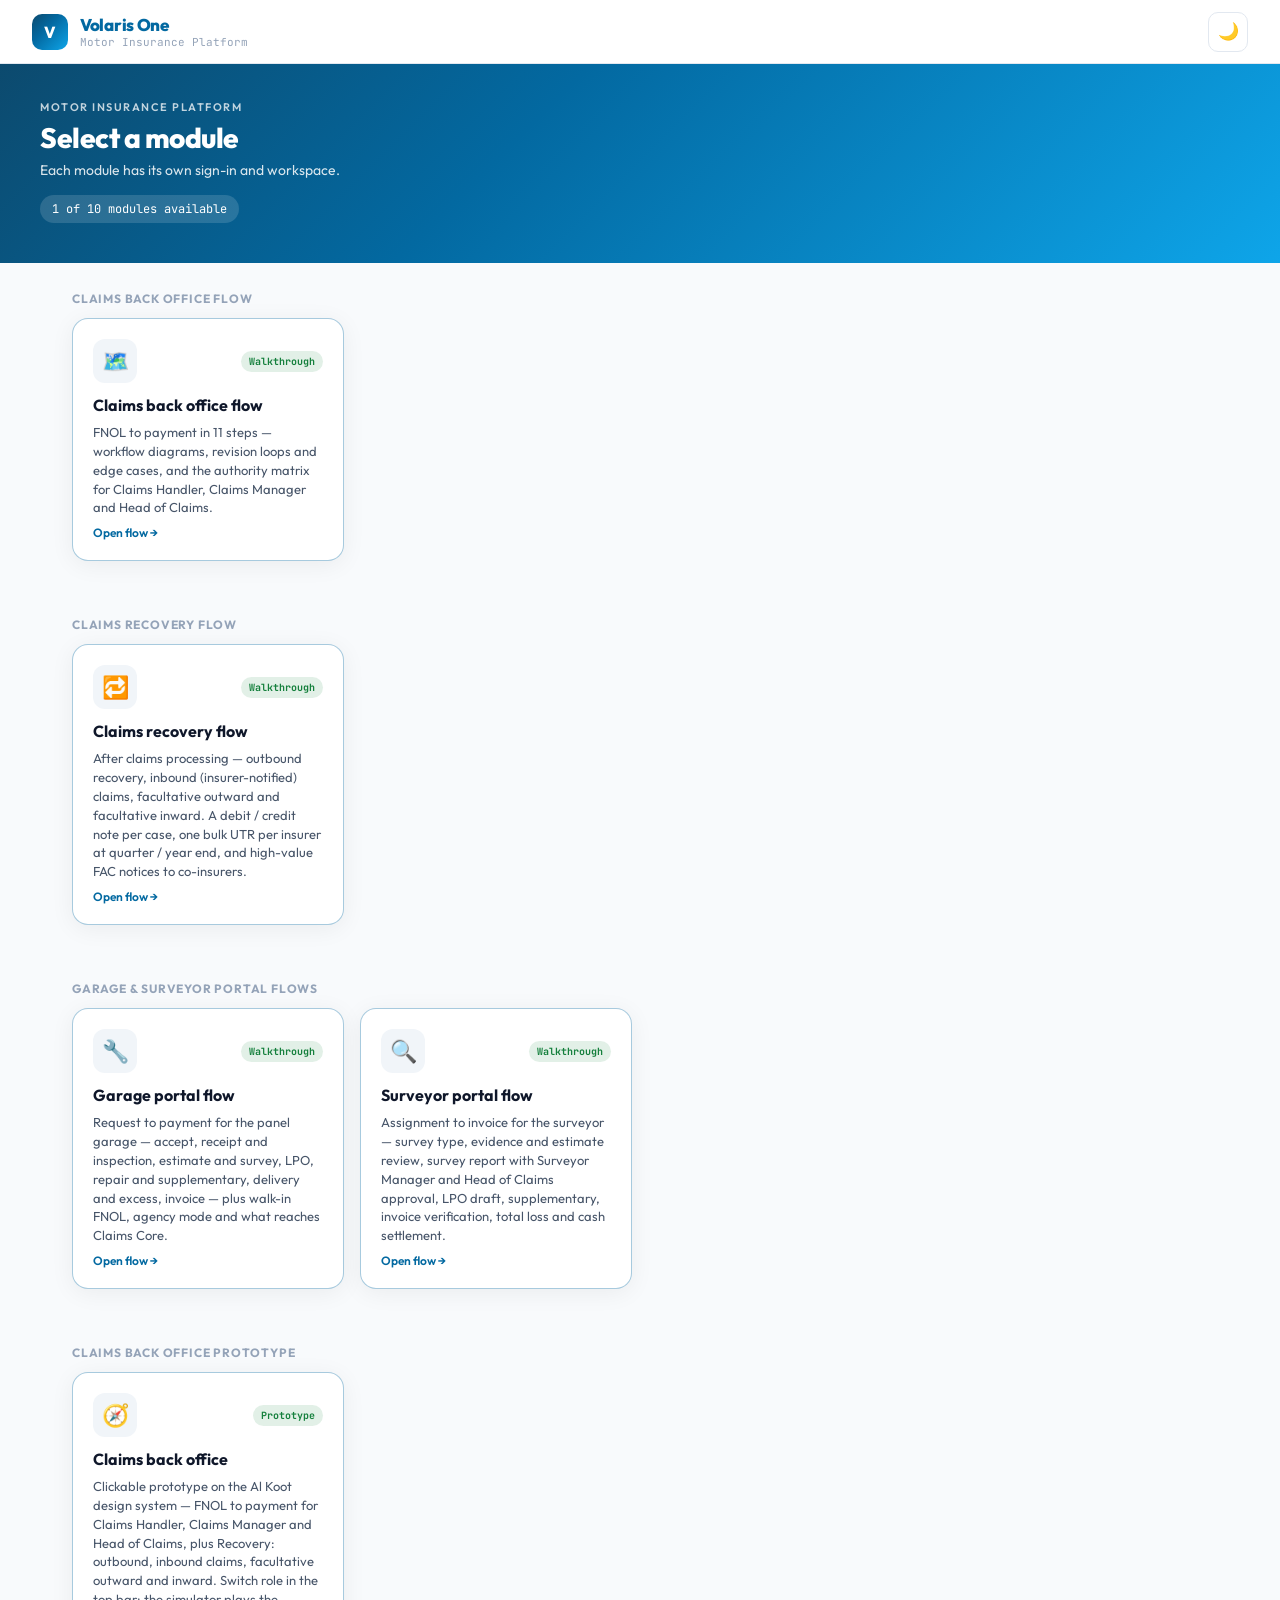
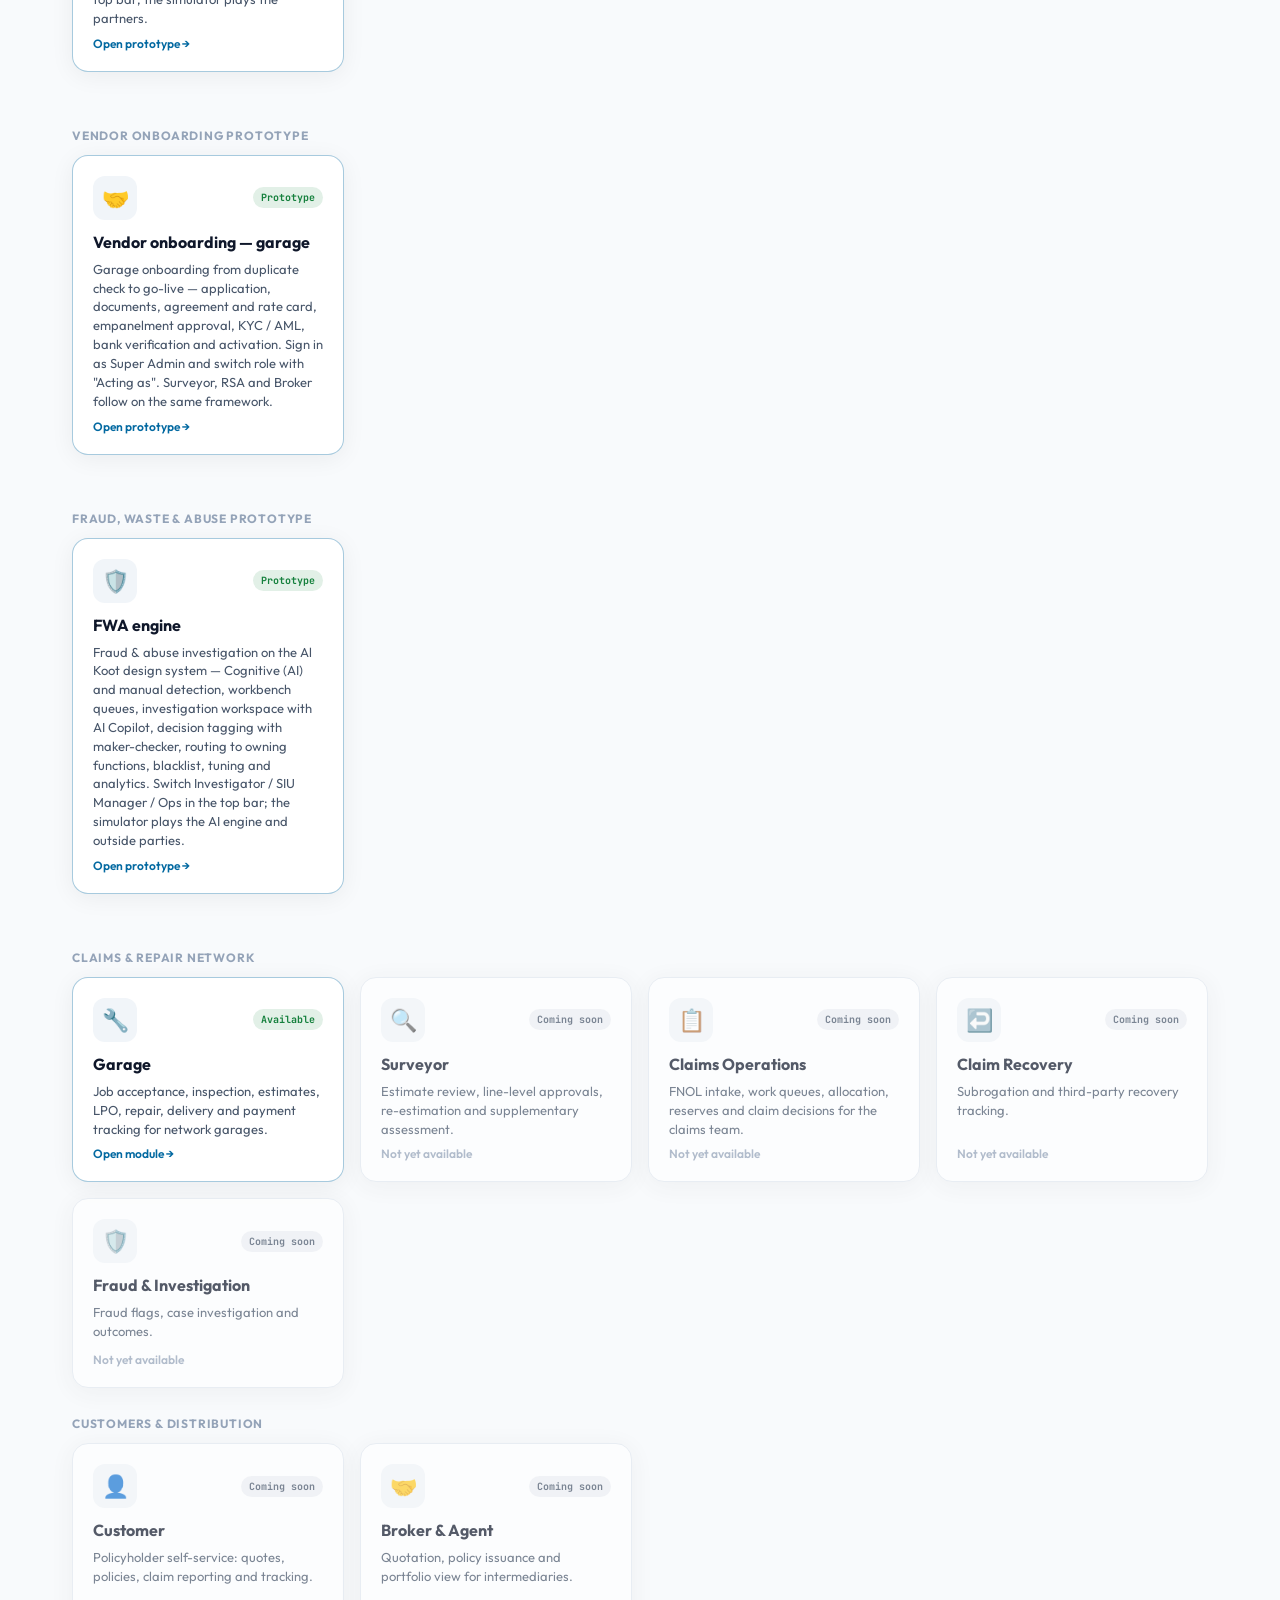
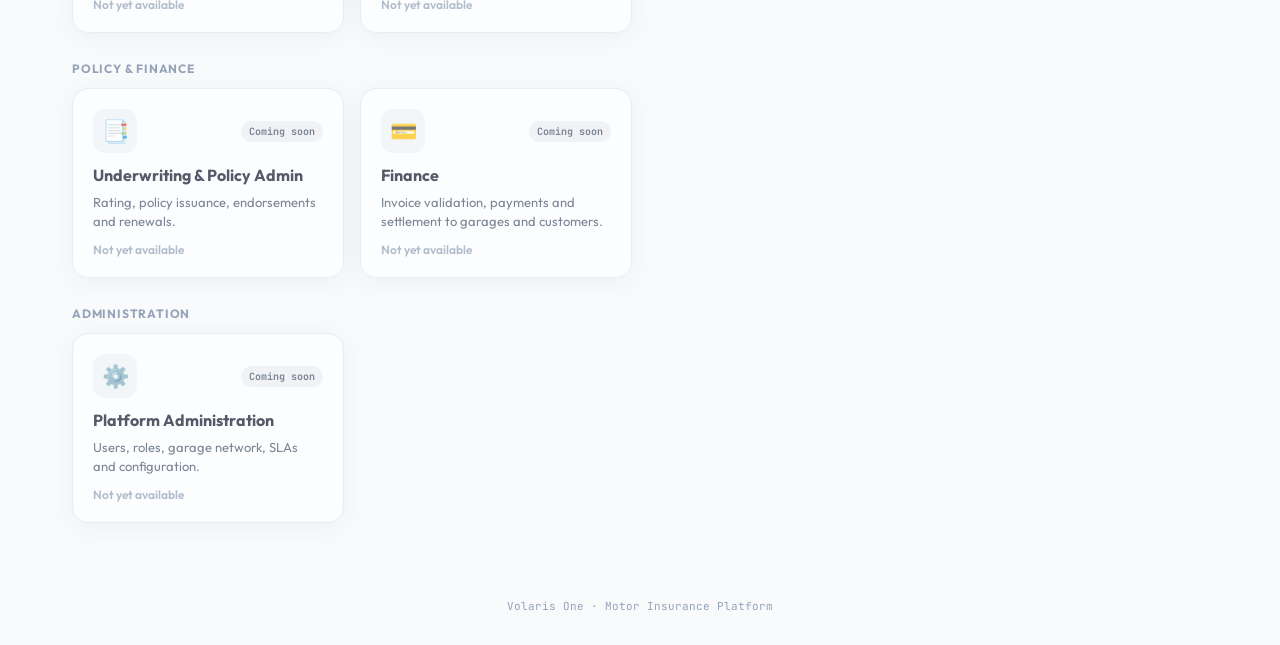
<file: index.html>
<!DOCTYPE html>
<html lang="en" data-theme="light">
<head>
<meta charset="UTF-8">
<meta name="viewport" content="width=device-width, initial-scale=1.0">
<title>Motor Insurance Platform</title>
<link rel="preconnect" href="https://fonts.googleapis.com">
<link href="https://fonts.googleapis.com/css2?family=Outfit:wght@300;400;500;600;700;800&family=JetBrains+Mono:wght@400;500;600&display=swap" rel="stylesheet">
<link rel="stylesheet" href="platform/platform.css">
</head>
<body>
  <header class="topbar">
    <div class="brand">
      <div class="brand-mark">V</div>
      <div>
        <div class="brand-name">Volaris One</div>
        <div class="brand-sub">Motor Insurance Platform</div>
      </div>
    </div>
    <div class="topbar-actions">
      <button class="icon-btn" id="themeToggle" title="Toggle theme" aria-label="Toggle light or dark theme">🌙</button>
    </div>
  </header>

  <section class="platform-header">
    <div class="platform-header-inner">
      <div class="platform-eyebrow">Motor Insurance Platform</div>
      <h1 class="platform-title">Select a module</h1>
      <p class="platform-subtitle">Each module has its own sign-in and workspace.</p>
      <span class="platform-summary" id="moduleSummary"></span>
    </div>
  </section>

  <section class="content" aria-labelledby="flowHeading" style="padding-bottom:0">
    <div class="module-group">
      <h2 class="group-title" id="flowHeading">Claims Back Office Flow</h2>
      <div class="module-grid">
        <a href="flows/claims-back-office.html" class="module-card live">
          <div class="module-top">
            <div class="module-icon" aria-hidden="true">🗺️</div>
            <span class="module-status is-live">Walkthrough</span>
          </div>
          <h3 class="module-name">Claims back office flow</h3>
          <p class="module-desc">FNOL to payment in 11 steps — workflow diagrams, revision loops and edge cases, and the authority matrix for Claims Handler, Claims Manager and Head of Claims.</p>
          <div class="module-cta">Open flow →</div>
        </a>
      </div>
    </div>
  </section>

  <section class="content" aria-labelledby="recoveryHeading" style="padding-bottom:0">
    <div class="module-group">
      <h2 class="group-title" id="recoveryHeading">Claims Recovery Flow</h2>
      <div class="module-grid">
        <a href="flows/claims-recovery.html" class="module-card live">
          <div class="module-top">
            <div class="module-icon" aria-hidden="true">🔁</div>
            <span class="module-status is-live">Walkthrough</span>
          </div>
          <h3 class="module-name">Claims recovery flow</h3>
          <p class="module-desc">After claims processing — outbound recovery, inbound (insurer-notified) claims, facultative outward and facultative inward. A debit / credit note per case, one bulk UTR per insurer at quarter / year end, and high-value FAC notices to co-insurers.</p>
          <div class="module-cta">Open flow →</div>
        </a>
      </div>
    </div>
  </section>

  <section class="content" aria-labelledby="partnerHeading" style="padding-bottom:0">
    <div class="module-group">
      <h2 class="group-title" id="partnerHeading">Garage &amp; Surveyor Portal Flows</h2>
      <div class="module-grid">
        <a href="flows/garage-portal.html" class="module-card live">
          <div class="module-top">
            <div class="module-icon" aria-hidden="true">🔧</div>
            <span class="module-status is-live">Walkthrough</span>
          </div>
          <h3 class="module-name">Garage portal flow</h3>
          <p class="module-desc">Request to payment for the panel garage — accept, receipt and inspection, estimate and survey, LPO, repair and supplementary, delivery and excess, invoice — plus walk-in FNOL, agency mode and what reaches Claims Core.</p>
          <div class="module-cta">Open flow →</div>
        </a>
        <a href="flows/surveyor-portal.html" class="module-card live">
          <div class="module-top">
            <div class="module-icon" aria-hidden="true">🔍</div>
            <span class="module-status is-live">Walkthrough</span>
          </div>
          <h3 class="module-name">Surveyor portal flow</h3>
          <p class="module-desc">Assignment to invoice for the surveyor — survey type, evidence and estimate review, survey report with Surveyor Manager and Head of Claims approval, LPO draft, supplementary, invoice verification, total loss and cash settlement.</p>
          <div class="module-cta">Open flow →</div>
        </a>
      </div>
    </div>
  </section>

  <section class="content" aria-labelledby="protoHeading" style="padding-bottom:0">
    <div class="module-group">
      <h2 class="group-title" id="protoHeading">Claims Back Office Prototype</h2>
      <div class="module-grid">
        <a href="prototypes/claims-back-office/" class="module-card live">
          <div class="module-top">
            <div class="module-icon" aria-hidden="true">🧭</div>
            <span class="module-status is-live">Prototype</span>
          </div>
          <h3 class="module-name">Claims back office</h3>
          <p class="module-desc">Clickable prototype on the Al Koot design system — FNOL to payment for Claims Handler, Claims Manager and Head of Claims, plus Recovery: outbound, inbound claims, facultative outward and inward. Switch role in the top bar; the simulator plays the partners.</p>
          <div class="module-cta">Open prototype →</div>
        </a>
      </div>
    </div>
  </section>

  <section class="content" aria-labelledby="vendorHeading" style="padding-bottom:0">
    <div class="module-group">
      <h2 class="group-title" id="vendorHeading">Vendor Onboarding Prototype</h2>
      <div class="module-grid">
        <a href="prototypes/vendor-onboarding/" class="module-card live">
          <div class="module-top">
            <div class="module-icon" aria-hidden="true">🤝</div>
            <span class="module-status is-live">Prototype</span>
          </div>
          <h3 class="module-name">Vendor onboarding — garage</h3>
          <p class="module-desc">Garage onboarding from duplicate check to go-live — application, documents, agreement and rate card, empanelment approval, KYC / AML, bank verification and activation. Sign in as Super Admin and switch role with "Acting as". Surveyor, RSA and Broker follow on the same framework.</p>
          <div class="module-cta">Open prototype →</div>
        </a>
      </div>
    </div>
  </section>


  <section class="content" aria-labelledby="fwaHeading" style="padding-bottom:0">
    <div class="module-group">
      <h2 class="group-title" id="fwaHeading">Fraud, Waste &amp; Abuse Prototype</h2>
      <div class="module-grid">
        <a href="prototypes/fwa-engine/" class="module-card live">
          <div class="module-top">
            <div class="module-icon" aria-hidden="true">🛡️</div>
            <span class="module-status is-live">Prototype</span>
          </div>
          <h3 class="module-name">FWA engine</h3>
          <p class="module-desc">Fraud &amp; abuse investigation on the Al Koot design system — Cognitive (AI) and manual detection, workbench queues, investigation workspace with AI Copilot, decision tagging with maker-checker, routing to owning functions, blacklist, tuning and analytics. Switch Investigator / SIU Manager / Ops in the top bar; the simulator plays the AI engine and outside parties.</p>
          <div class="module-cta">Open prototype →</div>
        </a>
      </div>
    </div>
  </section>

  <main class="content" id="moduleGroups"></main>

  <footer class="footer">Volaris One · Motor Insurance Platform</footer>

  <script src="platform/modules.js"></script>
  <script src="platform/platform.js"></script>
</body>
</html>
</file>
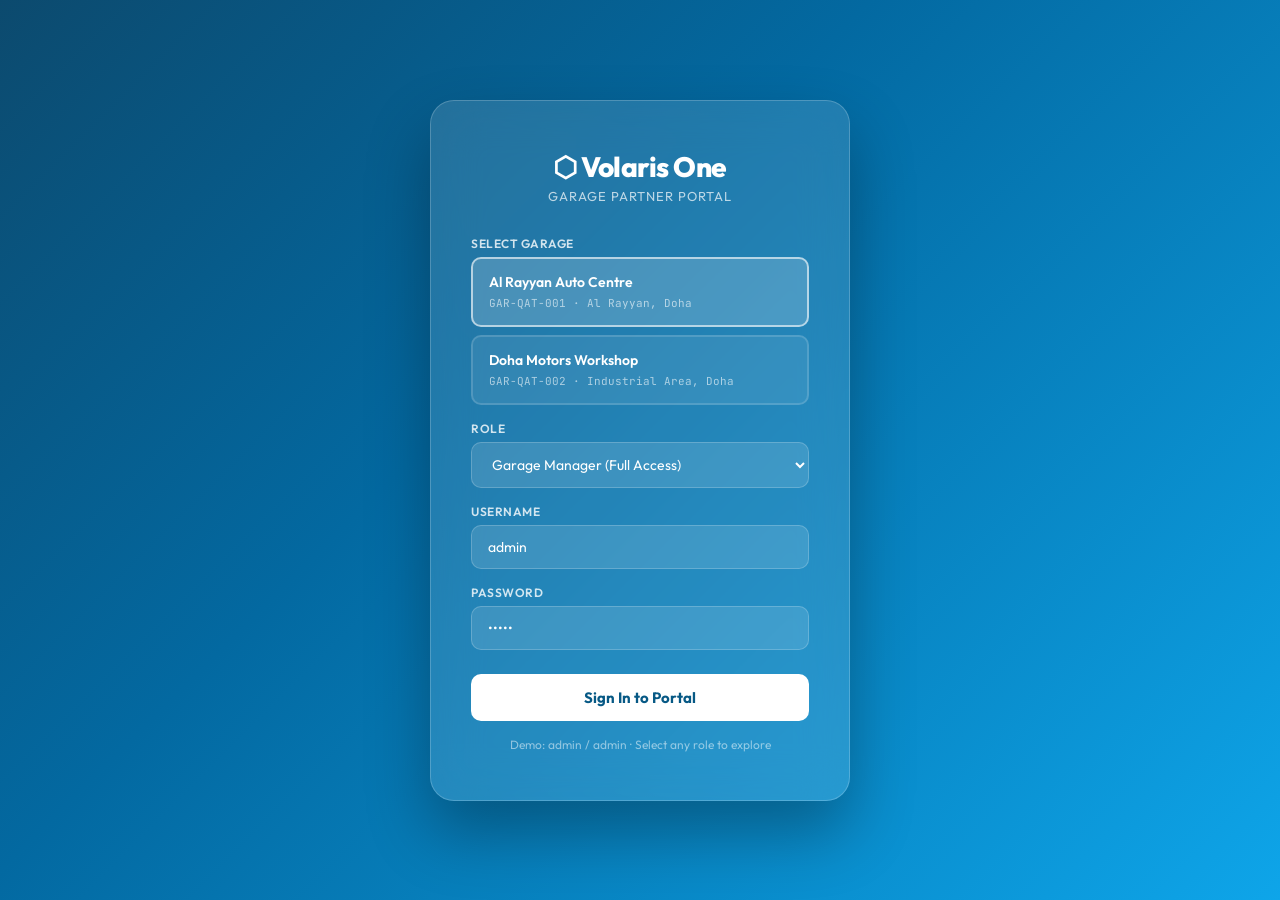
<file: modules/garage/index.html>
<!DOCTYPE html>
<html lang="en" data-theme="light">
<head>
<meta charset="UTF-8">
<meta name="viewport" content="width=device-width, initial-scale=1.0">
<title>Volaris One · Garage Partner Portal</title>
<link href="https://fonts.googleapis.com/css2?family=Outfit:wght@300;400;500;600;700;800&family=JetBrains+Mono:wght@400;500;600&display=swap" rel="stylesheet">
<style>
:root {
  --primary: #0369a1;
  --primary-light: #0ea5e9;
  --primary-dark: #075985;
  --success: #15803d;
  --success-light: #22c55e;
  --warning: #d97706;
  --warning-light: #fbbf24;
  --danger: #dc2626;
  --danger-light: #f87171;
  --purple: #6d28d9;
  --purple-light: #a78bfa;
  --bg: #f8fafc;
  --bg-alt: #f1f5f9;
  --card: rgba(255,255,255,0.85);
  --card-solid: #ffffff;
  --card-border: rgba(255,255,255,0.6);
  --glass: rgba(255,255,255,0.65);
  --glass-border: rgba(255,255,255,0.3);
  --text: #0f172a;
  --text-secondary: #475569;
  --text-muted: #94a3b8;
  --border: #e2e8f0;
  --shadow: 0 4px 24px rgba(0,0,0,0.06);
  --shadow-lg: 0 8px 40px rgba(0,0,0,0.1);
  --shadow-xl: 0 20px 60px rgba(0,0,0,0.12);
  --radius: 16px;
  --radius-sm: 10px;
  --radius-xs: 6px;
  --sidebar-w: 260px;
  --topbar-h: 64px;
  --font: 'Outfit', sans-serif;
  --mono: 'JetBrains Mono', monospace;
  --gradient-primary: linear-gradient(135deg, #0369a1, #0ea5e9);
  --gradient-hero: linear-gradient(135deg, #0c4a6e 0%, #0369a1 40%, #0ea5e9 100%);
}

[data-theme="dark"] {
  --bg: #0f172a;
  --bg-alt: #1e293b;
  --card: rgba(30,41,59,0.85);
  --card-solid: #1e293b;
  --card-border: rgba(51,65,85,0.5);
  --glass: rgba(30,41,59,0.7);
  --glass-border: rgba(51,65,85,0.4);
  --text: #f1f5f9;
  --text-secondary: #94a3b8;
  --text-muted: #64748b;
  --border: #334155;
  --shadow: 0 4px 24px rgba(0,0,0,0.2);
  --shadow-lg: 0 8px 40px rgba(0,0,0,0.3);
}

* { margin:0; padding:0; box-sizing:border-box; }
html { scroll-behavior: smooth; }
body {
  font-family: var(--font);
  background: var(--bg);
  color: var(--text);
  min-height: 100vh;
  overflow-x: hidden;
}

::-webkit-scrollbar { width:6px; height:6px; }
::-webkit-scrollbar-track { background:transparent; }
::-webkit-scrollbar-thumb { background:var(--text-muted); border-radius:3px; }
::-webkit-scrollbar-thumb:hover { background:var(--text-secondary); }

/* ═══ LOGIN SCREEN ═══ */
.login-screen {
  position:fixed; inset:0; z-index:9999;
  background: var(--gradient-hero);
  display:flex; align-items:center; justify-content:center;
  opacity:1; transition: opacity 0.5s, transform 0.5s;
}
.login-screen.hidden { opacity:0; pointer-events:none; transform:scale(1.02); }
.login-box {
  background: rgba(255,255,255,0.12);
  backdrop-filter: blur(24px);
  border: 1px solid rgba(255,255,255,0.2);
  border-radius: 24px;
  padding: 48px 40px;
  width: 420px;
  max-width: 90vw;
  box-shadow: 0 32px 64px rgba(0,0,0,0.3);
}
.login-logo { text-align:center; margin-bottom:32px; }
.login-logo h1 { font-size:28px; font-weight:800; color:#fff; letter-spacing:-0.5px; }
.login-logo p { font-size:13px; color:rgba(255,255,255,0.7); margin-top:4px; font-weight:400; letter-spacing:1px; text-transform:uppercase; }
.login-field { margin-bottom:16px; }
.login-field label { display:block; font-size:12px; font-weight:600; color:rgba(255,255,255,0.8); margin-bottom:6px; text-transform:uppercase; letter-spacing:0.5px; }
.login-field input, .login-field select {
  width:100%; padding:12px 16px;
  background:rgba(255,255,255,0.12);
  border:1px solid rgba(255,255,255,0.2);
  border-radius:var(--radius-sm);
  color:#fff; font-family:var(--font);
  font-size:14px; outline:none;
  transition:border-color 0.2s, background 0.2s;
}
.login-field input::placeholder { color:rgba(255,255,255,0.4); }
.login-field input:focus, .login-field select:focus { border-color:rgba(255,255,255,0.5); background:rgba(255,255,255,0.18); }
.login-field select option { background:#1e293b; color:#fff; }
.login-btn {
  width:100%; padding:14px;
  background:#fff; color:var(--primary-dark);
  border:none; border-radius:var(--radius-sm);
  font-family:var(--font); font-size:15px; font-weight:700;
  cursor:pointer; margin-top:8px;
  transition:transform 0.2s, box-shadow 0.2s;
}
.login-btn:hover { transform:translateY(-1px); box-shadow:0 8px 24px rgba(0,0,0,0.2); }
.login-hint { text-align:center; font-size:12px; color:rgba(255,255,255,0.5); margin-top:16px; }
.login-garage-select { display:grid; gap:8px; margin-bottom:16px; }
.garage-option {
  padding:14px 16px;
  background:rgba(255,255,255,0.08);
  border:2px solid rgba(255,255,255,0.15);
  border-radius:var(--radius-sm);
  cursor:pointer; transition:all 0.2s;
  color:#fff;
}
.garage-option:hover { background:rgba(255,255,255,0.14); }
.garage-option.selected { border-color:rgba(255,255,255,0.6); background:rgba(255,255,255,0.18); }
.garage-option h4 { font-size:14px; font-weight:600; }
.garage-option span { font-size:11px; color:rgba(255,255,255,0.6); font-family:var(--mono); }

/* ═══ APP LAYOUT ═══ */
.app { display:flex; min-height:100vh; opacity:0; transition:opacity 0.5s; }
.app.visible { opacity:1; }

/* ═══ SIDEBAR ═══ */
.sidebar {
  width: var(--sidebar-w);
  background: var(--card);
  backdrop-filter: blur(20px);
  border-right: 1px solid var(--border);
  display:flex; flex-direction:column;
  position:fixed; left:0; top:0; bottom:0;
  z-index:100;
  transition: transform 0.3s;
}
.sidebar-header { padding:20px 20px 16px; border-bottom:1px solid var(--border); }
.sidebar-header h2 {
  font-size:18px; font-weight:800;
  background: var(--gradient-primary);
  -webkit-background-clip:text; -webkit-text-fill-color:transparent;
  letter-spacing:-0.3px;
}
.sidebar-header p { font-size:11px; color:var(--text-muted); font-family:var(--mono); margin-top:2px; }
.sidebar-nav { flex:1; overflow-y:auto; padding:12px 10px; }
.nav-section { margin-bottom:8px; }
.nav-section-label { font-size:10px; font-weight:700; color:var(--text-muted); text-transform:uppercase; letter-spacing:1px; padding:8px 12px 4px; }
.nav-item {
  display:flex; align-items:center; gap:10px;
  padding:10px 12px; border-radius:var(--radius-sm);
  cursor:pointer; transition:all 0.15s;
  font-size:13px; font-weight:500;
  color:var(--text-secondary); position:relative;
}
.nav-item:hover { background:var(--bg-alt); color:var(--text); }
.nav-item.active { background:var(--primary); color:#fff; box-shadow:0 4px 12px rgba(3,105,161,0.3); }
.nav-item .nav-icon { font-size:16px; width:20px; text-align:center; flex-shrink:0; }
.nav-item .nav-badge {
  margin-left:auto; background:var(--danger);
  color:#fff; font-size:10px; font-weight:700;
  padding:2px 7px; border-radius:10px;
  font-family:var(--mono);
}
.nav-item.active .nav-badge { background:rgba(255,255,255,0.3); }
.sidebar-footer { padding:16px; border-top:1px solid var(--border); }
.sidebar-user { display:flex; align-items:center; gap:10px; padding:8px; border-radius:var(--radius-sm); }
.sidebar-avatar {
  width:36px; height:36px; border-radius:50%;
  background:var(--gradient-primary);
  display:flex; align-items:center; justify-content:center;
  color:#fff; font-weight:700; font-size:14px; flex-shrink:0;
}
.sidebar-user-info h4 { font-size:13px; font-weight:600; }
.sidebar-user-info span { font-size:11px; color:var(--text-muted); }

/* ═══ MAIN CONTENT ═══ */
.main { flex:1; margin-left:var(--sidebar-w); display:flex; flex-direction:column; min-height:100vh; }
.topbar {
  height:var(--topbar-h);
  background:var(--card);
  backdrop-filter:blur(20px);
  border-bottom:1px solid var(--border);
  display:flex; align-items:center;
  padding:0 24px; gap:16px;
  position:sticky; top:0; z-index:50;
}
.topbar-left { display:flex; align-items:center; gap:12px; }
.menu-toggle { display:none; background:none; border:none; font-size:20px; cursor:pointer; color:var(--text); padding:4px; }
.topbar-title h3 { font-size:16px; font-weight:700; }
.topbar-title span { font-size:11px; color:var(--text-muted); font-family:var(--mono); }
.topbar-right { margin-left:auto; display:flex; align-items:center; gap:8px; }
.topbar-btn {
  position:relative; background:none; border:none;
  width:40px; height:40px; border-radius:var(--radius-sm);
  display:flex; align-items:center; justify-content:center;
  cursor:pointer; color:var(--text-secondary);
  font-size:18px; transition:all 0.15s;
}
.topbar-btn:hover { background:var(--bg-alt); color:var(--text); }
.topbar-btn .badge {
  position:absolute; top:4px; right:4px;
  width:8px; height:8px; border-radius:50%;
  background:var(--danger); border:2px solid var(--card-solid);
}
.search-box {
  display:flex; align-items:center; gap:8px;
  background:var(--bg-alt); border:1px solid var(--border);
  border-radius:var(--radius-sm); padding:8px 14px;
  width:280px; transition:border-color 0.2s;
}
.search-box:focus-within { border-color:var(--primary); }
.search-box input { border:none; background:none; outline:none; font-family:var(--font); font-size:13px; color:var(--text); width:100%; }
.search-box input::placeholder { color:var(--text-muted); }

.content { flex:1; padding:24px; }

/* ═══ CARD SYSTEM ═══ */
.glass-card {
  background:var(--card);
  backdrop-filter:blur(12px);
  border:1px solid var(--border);
  border-radius:var(--radius);
  box-shadow:var(--shadow);
  transition:box-shadow 0.2s, transform 0.2s;
}
.glass-card:hover { box-shadow:var(--shadow-lg); }
.glass-card.clickable:hover { transform:translateY(-2px); cursor:pointer; }

/* ═══ STAT CARDS ═══ */
.stats-grid { display:grid; grid-template-columns:repeat(auto-fit, minmax(220px,1fr)); gap:16px; margin-bottom:24px; }
.stat-card { padding:20px; display:flex; flex-direction:column; }
.stat-card .stat-icon {
  width:40px; height:40px; border-radius:var(--radius-sm);
  display:flex; align-items:center; justify-content:center;
  font-size:18px; margin-bottom:12px;
}
.stat-card .stat-icon.blue { background:rgba(3,105,161,0.12); color:var(--primary); }
.stat-card .stat-icon.green { background:rgba(21,128,61,0.12); color:var(--success); }
.stat-card .stat-icon.orange { background:rgba(217,119,6,0.12); color:var(--warning); }
.stat-card .stat-icon.purple { background:rgba(109,40,217,0.12); color:var(--purple); }
.stat-card .stat-icon.red { background:rgba(220,38,38,0.12); color:var(--danger); }
.stat-card .stat-value { font-size:28px; font-weight:800; font-family:var(--mono); letter-spacing:-1px; }
.stat-card .stat-label { font-size:12px; color:var(--text-secondary); margin-top:2px; font-weight:500; }
.stat-card .stat-change { font-size:11px; font-family:var(--mono); margin-top:8px; font-weight:600; }
.stat-card .stat-change.up { color:var(--success); }
.stat-card .stat-change.down { color:var(--danger); }

/* ═══ QUICK ACTIONS ═══ */
.quick-actions { display:grid; grid-template-columns:repeat(auto-fit, minmax(160px,1fr)); gap:12px; margin-bottom:24px; }
.quick-action-btn {
  padding:16px; text-align:center;
  background:var(--card); border:1px solid var(--border);
  border-radius:var(--radius-sm);
  cursor:pointer; transition:all 0.2s;
  display:flex; flex-direction:column;
  align-items:center; gap:8px;
}
.quick-action-btn:hover { border-color:var(--primary); background:rgba(3,105,161,0.04); transform:translateY(-2px); box-shadow:var(--shadow); }
.quick-action-btn .qa-icon { width:44px; height:44px; border-radius:12px; display:flex; align-items:center; justify-content:center; font-size:20px; }
.quick-action-btn span { font-size:12px; font-weight:600; color:var(--text-secondary); }

/* ═══ STATUS BADGES ═══ */
.badge-status {
  display:inline-flex; align-items:center; gap:4px;
  padding:4px 10px; border-radius:20px;
  font-size:11px; font-weight:600;
  font-family:var(--mono);
}
.badge-status.pending { background:rgba(217,119,6,0.12); color:var(--warning); }
.badge-status.active { background:rgba(3,105,161,0.12); color:var(--primary); }
.badge-status.approved { background:rgba(21,128,61,0.12); color:var(--success); }
.badge-status.completed { background:rgba(109,40,217,0.12); color:var(--purple); }
.badge-status.danger { background:rgba(220,38,38,0.12); color:var(--danger); }
.badge-status.action { background:rgba(220,38,38,0.1); color:var(--danger); border:1px solid rgba(220,38,38,0.25); }
.badge-status.waiting { background:rgba(148,163,184,0.15); color:var(--text-secondary); }

/* ═══ TABLE ═══ */
.data-table { width:100%; border-collapse:separate; border-spacing:0; }
.data-table thead th {
  padding:12px 16px; text-align:left;
  font-size:11px; font-weight:700;
  text-transform:uppercase; letter-spacing:0.5px;
  color:var(--text-muted); border-bottom:1px solid var(--border);
  background:var(--bg-alt);
  position:sticky; top:0;
}
.data-table thead th:first-child { border-radius:var(--radius-sm) 0 0 0; }
.data-table thead th:last-child { border-radius:0 var(--radius-sm) 0 0; }
.data-table tbody tr { cursor:pointer; transition:background 0.15s; }
.data-table tbody tr:hover { background:var(--bg-alt); }
.data-table tbody td { padding:14px 16px; font-size:13px; border-bottom:1px solid var(--border); vertical-align:middle; }
.data-table .mono { font-family:var(--mono); font-size:12px; font-weight:500; }
.data-table .vehicle-info h4 { font-size:13px; font-weight:600; }
.data-table .vehicle-info span { font-size:11px; color:var(--text-muted); }

/* ═══ CLAIM / JOB DETAIL ═══ */
.detail-grid { display:grid; grid-template-columns:1fr 1fr; gap:16px; margin-bottom:24px; }
.detail-section { padding:20px; }
.detail-section h4 {
  font-size:13px; font-weight:700;
  text-transform:uppercase; letter-spacing:0.5px;
  color:var(--text-muted); margin-bottom:14px;
  display:flex; align-items:center; gap:6px;
}
.detail-row { display:flex; justify-content:space-between; padding:8px 0; border-bottom:1px solid var(--border); font-size:13px; }
.detail-row:last-child { border-bottom:none; }
.detail-row .label { color:var(--text-secondary); }
.detail-row .value { font-weight:600; text-align:right; }
.detail-row .value.mono { font-family:var(--mono); }

/* ═══ SPOC CARDS ═══ */
.spoc-grid { display:grid; grid-template-columns:repeat(auto-fit, minmax(240px,1fr)); gap:12px; margin-bottom:24px; }
.spoc-card { padding:16px; display:flex; gap:12px; align-items:center; }
.spoc-avatar {
  width:44px; height:44px; border-radius:50%;
  display:flex; align-items:center; justify-content:center;
  font-size:16px; font-weight:700; color:#fff; flex-shrink:0;
}
.spoc-info h4 { font-size:13px; font-weight:600; }
.spoc-info span { font-size:11px; color:var(--text-muted); display:block; }
.spoc-actions { display:flex; gap:6px; margin-top:6px; }
.spoc-actions a {
  display:inline-flex; align-items:center; justify-content:center;
  width:30px; height:30px; border-radius:8px;
  font-size:14px; text-decoration:none;
  transition:all 0.15s;
}
.spoc-actions a.call { background:rgba(21,128,61,0.12); color:var(--success); }
.spoc-actions a.whatsapp { background:rgba(21,128,61,0.12); color:#25d366; }
.spoc-actions a.email { background:rgba(3,105,161,0.12); color:var(--primary); }
.spoc-actions a:hover { transform:scale(1.1); }

/* ═══ PHOTO GRID ═══ */
.photo-grid { display:grid; grid-template-columns:repeat(auto-fill, minmax(140px,1fr)); gap:12px; margin-bottom:20px; }
.photo-slot {
  aspect-ratio:4/3;
  border:2px dashed var(--border);
  border-radius:var(--radius-sm);
  display:flex; flex-direction:column;
  align-items:center; justify-content:center;
  gap:6px; cursor:pointer;
  transition:all 0.2s; position:relative;
  overflow:hidden;
}
.photo-slot:hover { border-color:var(--primary); background:rgba(3,105,161,0.04); }
.photo-slot .slot-icon { font-size:24px; color:var(--text-muted); }
.photo-slot .slot-label { font-size:10px; font-weight:600; color:var(--text-muted); text-align:center; padding:0 4px; }
.photo-slot.mandatory { border-color:var(--warning); }
.photo-slot.mandatory .slot-badge {
  position:absolute; top:6px; right:6px;
  background:var(--warning); color:#fff;
  font-size:8px; font-weight:700; padding:2px 5px;
  border-radius:4px; text-transform:uppercase;
}
.photo-slot.uploaded { border-style:solid; border-color:var(--success); background:rgba(21,128,61,0.06); }
.photo-slot.uploaded .slot-icon { color:var(--success); }
.completeness-bar { height:8px; border-radius:4px; background:var(--bg-alt); overflow:hidden; margin-bottom:8px; }
.completeness-bar .fill { height:100%; border-radius:4px; background:var(--gradient-primary); transition:width 0.4s ease; }

/* ═══ DOCUMENT INTAKE (drag/drop, classify, thumbnails) ═══ */
.doc-bulk-drop {
  border:2px dashed var(--primary); border-radius:var(--radius-sm); background:rgba(3,105,161,0.04);
  padding:24px; text-align:center; cursor:pointer; transition:all 0.2s; margin-bottom:20px;
}
.doc-bulk-drop.dragover { background:rgba(3,105,161,0.12); border-color:var(--primary); transform:scale(1.005); }
.doc-bulk-drop .dbd-icon { font-size:28px; margin-bottom:6px; }
.doc-bulk-drop .dbd-title { font-size:13px; font-weight:700; color:var(--primary); }
.doc-bulk-drop .dbd-sub { font-size:11px; color:var(--text-muted); margin-top:2px; }
.fb-grid { display:grid; grid-template-columns:repeat(auto-fill, minmax(150px,1fr)); gap:12px; margin-bottom:16px; }
.doc-category {
  border:2px dashed var(--border); border-radius:var(--radius-sm); padding:10px;
  transition:all 0.2s; display:flex; flex-direction:column; min-height:118px;
}
.doc-category.dragover { border-color:var(--primary); background:rgba(3,105,161,0.05); }
.doc-category.has-files { border-style:solid; border-color:var(--success); background:rgba(21,128,61,0.03); }
.doc-category.missing { border-color:var(--warning); }
.doc-cat-head { display:flex; align-items:flex-start; justify-content:space-between; gap:4px; margin-bottom:8px; }
.doc-cat-head h5 { font-size:11px; font-weight:700; display:flex; align-items:center; gap:4px; flex-wrap:wrap; line-height:1.3; }
.doc-cat-head .req-badge { font-size:8px; font-weight:700; padding:2px 6px; border-radius:4px; text-transform:uppercase; background:var(--warning); color:#fff; white-space:nowrap; }
.doc-cat-head .ok-badge { font-size:8px; font-weight:700; padding:2px 6px; border-radius:4px; text-transform:uppercase; background:var(--success); color:#fff; white-space:nowrap; }
.doc-cat-head .doc-add-mini { flex-shrink:0; }
.doc-thumb-strip { display:flex; flex-wrap:wrap; gap:6px; flex:1; align-content:flex-start; }
.doc-thumb {
  width:56px; position:relative; border:1px solid var(--border); border-radius:6px; overflow:hidden;
  background:#fff; cursor:grab; transition:box-shadow 0.15s;
}
.doc-thumb:active { cursor:grabbing; }
.doc-thumb.dragging { opacity:0.4; }
.doc-thumb .dt-preview { width:100%; height:42px; object-fit:cover; display:block; background:var(--bg-alt); }
.doc-thumb .dt-pdf { width:100%; height:42px; display:flex; align-items:center; justify-content:center; font-size:18px; background:var(--bg-alt); }
.doc-thumb .dt-name { font-size:7px; padding:2px 3px; color:var(--text-secondary); white-space:nowrap; overflow:hidden; text-overflow:ellipsis; }
.doc-thumb .dt-actions { position:absolute; top:1px; right:1px; display:flex; gap:1px; }
.doc-thumb .dt-btn { width:15px; height:15px; border-radius:3px; background:rgba(15,23,42,0.65); color:#fff; border:none; font-size:8px; cursor:pointer; display:flex; align-items:center; justify-content:center; }
.doc-thumb .dt-btn:hover { background:rgba(15,23,42,0.9); }
.doc-add-mini { border:none; font-size:11px; padding:2px 6px; color:var(--primary); background:none; cursor:pointer; white-space:nowrap; }
.doc-add-mini:hover { text-decoration:underline; }
.doc-empty-hint { font-size:9px; color:var(--text-muted); align-self:flex-start; }
.doc-unrecognized { border:2px solid var(--danger); border-radius:var(--radius-sm); background:rgba(220,38,38,0.05); padding:14px; margin-bottom:16px; }
.doc-unrecognized .du-head { font-size:12px; font-weight:700; color:var(--danger); margin-bottom:4px; }
.doc-unrecognized .du-sub { font-size:11px; color:var(--danger); opacity:0.85; margin-bottom:10px; }
.doc-move-menu { position:absolute; z-index:50; background:#fff; border:1px solid var(--border); border-radius:8px; box-shadow:0 8px 24px rgba(0,0,0,0.15); padding:6px; min-width:160px; }
.doc-move-menu button { display:block; width:100%; text-align:left; padding:7px 10px; font-size:12px; border:none; background:none; border-radius:5px; cursor:pointer; }
.doc-move-menu button:hover { background:var(--bg-alt); }
.doc-move-menu .dmm-delete { color:var(--danger); }
.doc-classify-chip { font-size:8px; padding:1px 5px; border-radius:4px; background:rgba(217,119,6,0.15); color:var(--warning); font-weight:700; margin-left:4px; }

/* ═══ ESTIMATE BUILDER ═══ */
.estimate-table { width:100%; border-collapse:collapse; margin-bottom:16px; }
.estimate-table th {
  padding:10px 12px; font-size:11px; font-weight:700;
  text-transform:uppercase; letter-spacing:0.5px;
  color:var(--text-muted); text-align:left;
  border-bottom:2px solid var(--border);
}
.estimate-table td { padding:8px 12px; border-bottom:1px solid var(--border); }
.estimate-table input, .estimate-table select {
  width:100%; padding:8px 10px;
  border:1px solid var(--border);
  border-radius:var(--radius-xs);
  font-family:var(--font); font-size:13px;
  background:var(--bg); color:var(--text);
  outline:none;
}
.estimate-table input:focus { border-color:var(--primary); }
.estimate-table select { min-width:90px; }
.estimate-summary { display:flex; flex-direction:column; align-items:flex-end; gap:8px; padding:16px 0; }
.estimate-summary .line { display:flex; gap:40px; font-size:14px; }
.estimate-summary .line .label { color:var(--text-secondary); min-width:160px; }
.estimate-summary .line .val { font-weight:700; font-family:var(--mono); }
.estimate-summary .line.total { font-size:18px; color:var(--primary); }
.est-delete-btn { background:none; border:none; cursor:pointer; color:var(--text-muted); font-size:14px; padding:2px 4px; border-radius:4px; transition:all 0.15s; }
.est-delete-btn:hover { color:var(--danger); background:rgba(220,38,38,0.08); }

/* ═══ MILESTONE TRACKER ═══ */
.milestones { display:flex; flex-direction:column; gap:0; position:relative; padding-left:28px; }
.milestones::before { content:''; position:absolute; left:11px; top:12px; bottom:12px; width:2px; background:var(--border); }
.milestone-item { display:flex; align-items:flex-start; gap:14px; padding:12px 0; position:relative; }
.milestone-dot {
  width:24px; height:24px; border-radius:50%;
  border:2px solid var(--border);
  background:var(--card-solid);
  display:flex; align-items:center; justify-content:center;
  font-size:11px; flex-shrink:0;
  position:absolute; left:-28px;
  z-index:1;
}
.milestone-item.done .milestone-dot { background:var(--success); border-color:var(--success); color:#fff; }
.milestone-item.current .milestone-dot { background:var(--primary); border-color:var(--primary); color:#fff; box-shadow:0 0 0 4px rgba(3,105,161,0.2); }
.milestone-content h4 { font-size:13px; font-weight:600; }
.milestone-content p { font-size:12px; color:var(--text-muted); margin-top:2px; }
.milestone-content .milestone-time { font-size:11px; font-family:var(--mono); color:var(--text-muted); margin-top:4px; }

/* ═══ NOTIFICATIONS ═══ */
.notif-list { display:flex; flex-direction:column; gap:8px; }
.notif-item {
  padding:14px 16px; display:flex; gap:12px;
  align-items:flex-start; border-radius:var(--radius-sm);
  background:var(--card); border:1px solid var(--border);
  transition:all 0.15s; cursor:pointer;
}
.notif-item:hover { border-color:var(--primary); }
.notif-item.unread { border-left:3px solid var(--primary); }
.notif-icon { width:36px; height:36px; border-radius:10px; display:flex; align-items:center; justify-content:center; font-size:16px; flex-shrink:0; }
.notif-content h4 { font-size:13px; font-weight:600; }
.notif-content p { font-size:12px; color:var(--text-secondary); margin-top:2px; }
.notif-content .notif-time { font-size:11px; color:var(--text-muted); font-family:var(--mono); margin-top:4px; }

/* ═══ CHAT / MESSAGING ═══ */
.chat-container { display:flex; flex-direction:column; height:400px; border:1px solid var(--border); border-radius:var(--radius); overflow:hidden; background:var(--bg); }
.chat-messages { flex:1; overflow-y:auto; padding:16px; display:flex; flex-direction:column; gap:10px; }
.chat-msg { max-width:75%; padding:10px 14px; border-radius:var(--radius-sm); font-size:13px; }
.chat-msg.sent { align-self:flex-end; background:var(--primary); color:#fff; border-bottom-right-radius:4px; }
.chat-msg.received { align-self:flex-start; background:var(--card); border:1px solid var(--border); border-bottom-left-radius:4px; }
.chat-msg .msg-time { font-size:10px; opacity:0.7; margin-top:4px; font-family:var(--mono); }
.chat-input { display:flex; gap:8px; padding:12px; border-top:1px solid var(--border); background:var(--card); }
.chat-input input {
  flex:1; padding:10px 14px;
  border:1px solid var(--border);
  border-radius:var(--radius-sm);
  font-family:var(--font); font-size:13px;
  background:var(--bg); color:var(--text);
  outline:none;
}
.chat-input button {
  padding:10px 20px;
  background:var(--primary); color:#fff;
  border:none; border-radius:var(--radius-sm);
  font-family:var(--font); font-weight:600;
  cursor:pointer; font-size:13px;
}

/* ═══ BUTTONS ═══ */
.btn {
  display:inline-flex; align-items:center; gap:6px;
  padding:10px 20px; border-radius:var(--radius-sm);
  font-family:var(--font); font-size:13px; font-weight:600;
  cursor:pointer; border:none;
  transition:all 0.2s;
}
.btn-primary { background:var(--primary); color:#fff; }
.btn-primary:hover { background:var(--primary-dark); box-shadow:0 4px 12px rgba(3,105,161,0.3); }
.btn-success { background:var(--success); color:#fff; }
.btn-success:hover { background:#166534; }
.btn-warning { background:var(--warning); color:#fff; }
.btn-danger { background:var(--danger); color:#fff; }
.btn-outline { background:transparent; border:1px solid var(--border); color:var(--text-secondary); }
.btn-outline:hover { border-color:var(--primary); color:var(--primary); }
.btn-sm { padding:6px 12px; font-size:12px; }
.btn-lg { padding:14px 28px; font-size:15px; }
.btn[disabled] { opacity:0.5; cursor:not-allowed; }

/* ═══ FORM ELEMENTS ═══ */
.form-group { margin-bottom:16px; }
.form-group label {
  display:block; font-size:12px; font-weight:600;
  color:var(--text-secondary); margin-bottom:6px;
  text-transform:uppercase; letter-spacing:0.3px;
}
.form-input {
  width:100%; padding:10px 14px;
  border:1px solid var(--border);
  border-radius:var(--radius-sm);
  font-family:var(--font); font-size:13px;
  background:var(--bg); color:var(--text);
  outline:none; transition:border-color 0.2s;
}
.form-input:focus { border-color:var(--primary); }
textarea.form-input { resize:vertical; min-height:80px; }
select.form-input { cursor:pointer; }

/* ═══ TABS ═══ */
.tabs { display:flex; gap:2px; background:var(--bg-alt); border-radius:var(--radius-sm); padding:3px; margin-bottom:20px; overflow-x:auto; }
.tab-btn {
  padding:8px 16px; border:none; background:none;
  font-family:var(--font); font-size:13px; font-weight:500;
  color:var(--text-muted); cursor:pointer;
  border-radius:var(--radius-xs); transition:all 0.2s;
  white-space:nowrap;
}
.tab-btn.active { background:var(--card-solid); color:var(--text); font-weight:600; box-shadow:var(--shadow); }

/* ═══ MODAL ═══ */
.modal-overlay {
  position:fixed; inset:0; z-index:1000;
  background:rgba(0,0,0,0.5); backdrop-filter:blur(4px);
  display:flex; align-items:center; justify-content:center;
  opacity:0; pointer-events:none; transition:opacity 0.2s;
}
.modal-overlay.active { opacity:1; pointer-events:auto; }
.modal {
  background:var(--card-solid); border-radius:var(--radius);
  box-shadow:var(--shadow-xl);
  width:600px; max-width:90vw; max-height:85vh;
  overflow-y:auto; padding:24px;
}
.modal-header { display:flex; align-items:center; justify-content:space-between; margin-bottom:20px; }
.modal-header h3 { font-size:18px; font-weight:700; }
.modal-close {
  background:none; border:none; font-size:20px;
  cursor:pointer; color:var(--text-muted);
  width:32px; height:32px; display:flex;
  align-items:center; justify-content:center;
  border-radius:8px;
}
.modal-close:hover { background:var(--bg-alt); }
.doc-viewer-modal { width:820px; max-width:94vw; height:88vh; display:flex; flex-direction:column; padding:0; }
.doc-viewer-modal .dv-header { display:flex; align-items:center; justify-content:space-between; padding:16px 20px; border-bottom:1px solid var(--border); flex-shrink:0; }
.doc-viewer-modal .dv-header h3 { font-size:14px; font-weight:700; }
.doc-viewer-modal .dv-body { flex:1; overflow:auto; background:var(--bg-alt); display:flex; align-items:center; justify-content:center; }
.doc-viewer-modal .dv-body img { max-width:100%; max-height:100%; object-fit:contain; }
.doc-viewer-modal .dv-body iframe { width:100%; height:100%; border:none; background:#fff; }
.doc-viewer-modal .dv-nofile { padding:40px; text-align:center; color:var(--text-muted); font-size:13px; }

/* ═══ LPO / DOCUMENT VIEW ═══ */
.lpo-doc { background:var(--card); border:1px solid var(--border); border-radius:var(--radius); padding:24px; }
.lpo-header { display:flex; justify-content:space-between; align-items:flex-start; padding-bottom:16px; border-bottom:2px solid var(--primary); margin-bottom:20px; }
.lpo-header h3 { font-size:18px; font-weight:700; color:var(--primary); }
.lpo-header .lpo-ref { font-family:var(--mono); font-size:12px; color:var(--text-muted); }
.lpo-table { width:100%; border-collapse:collapse; margin:16px 0; }
.lpo-table th { padding:10px 12px; background:var(--bg-alt); font-size:11px; font-weight:700; text-transform:uppercase; letter-spacing:0.5px; color:var(--text-muted); text-align:left; }
.lpo-table td { padding:10px 12px; border-bottom:1px solid var(--border); font-size:13px; }

/* ═══ FRAUD / FLAG INDICATORS ═══ */
.fraud-alert {
  padding:12px 16px; border-radius:var(--radius-sm);
  background:rgba(220,38,38,0.08); border:1px solid rgba(220,38,38,0.2);
  display:flex; gap:10px; align-items:center;
  margin-bottom:12px;
}
.fraud-alert.warn { background:rgba(217,119,6,0.08); border-color:rgba(217,119,6,0.2); }
.fraud-alert.info { background:rgba(3,105,161,0.08); border-color:rgba(3,105,161,0.2); }
.fraud-alert .fraud-icon { font-size:18px; }
.fraud-alert .fraud-text { font-size:12px; color:var(--danger); font-weight:500; }
.fraud-alert.warn .fraud-text { color:var(--warning); }
.fraud-alert.info .fraud-text { color:var(--primary); }

.job-flag { display:inline-flex; align-items:center; gap:3px; padding:2px 8px; border-radius:10px; font-size:10px; font-weight:700; text-transform:uppercase; }
.job-flag.vip { background:rgba(109,40,217,0.12); color:var(--purple); }
.job-flag.fraud { background:rgba(220,38,38,0.12); color:var(--danger); }
.job-flag.ev { background:rgba(21,128,61,0.12); color:var(--success); }
.job-flag.adas { background:rgba(3,105,161,0.12); color:var(--primary); }

/* ═══ PAGE SECTIONS ═══ */
.page { display:none; }
.page.active { display:block; animation:fadeIn 0.3s ease; }
@keyframes fadeIn { from{opacity:0;transform:translateY(8px)} to{opacity:1;transform:none} }

.section-header { display:flex; align-items:center; justify-content:space-between; margin-bottom:20px; flex-wrap:wrap; gap:12px; }
.section-header h2 { font-size:22px; font-weight:800; letter-spacing:-0.3px; }
.section-header .subtitle { font-size:13px; color:var(--text-muted); }

.filters-bar { display:flex; gap:8px; flex-wrap:wrap; margin-bottom:16px; }
.filter-chip {
  padding:6px 14px; border-radius:20px;
  font-size:12px; font-weight:600;
  border:1px solid var(--border);
  background:var(--card); cursor:pointer;
  transition:all 0.15s; color:var(--text-secondary);
}
.filter-chip:hover, .filter-chip.active { border-color:var(--primary); color:var(--primary); background:rgba(3,105,161,0.06); }

.back-btn {
  display:inline-flex; align-items:center; gap:6px;
  font-size:13px; font-weight:600; color:var(--text-secondary);
  cursor:pointer; margin-bottom:16px; padding:6px 0;
  background:none; border:none; font-family:var(--font);
}
.back-btn:hover { color:var(--primary); }

.two-col { display:grid; grid-template-columns:1fr 1fr; gap:20px; }
.three-col { display:grid; grid-template-columns:1fr 1fr 1fr; gap:16px; }

.progress-bar { height:6px; border-radius:3px; background:var(--bg-alt); overflow:hidden; }
.progress-bar .fill { height:100%; border-radius:3px; transition:width 0.4s ease; }
.progress-bar .fill.blue { background:var(--primary); }
.progress-bar .fill.green { background:var(--success); }
.progress-bar .fill.orange { background:var(--warning); }

/* ═══ DELIVERY CHECKLIST ═══ */
.delivery-checklist { display:flex; flex-direction:column; gap:8px; }
.check-item { display:flex; align-items:center; gap:10px; padding:10px 14px; border-radius:var(--radius-sm); background:var(--bg-alt); cursor:pointer; transition:all 0.15s; }
.check-item:hover { background:var(--bg); }
.check-box { width:22px; height:22px; border-radius:6px; border:2px solid var(--border); display:flex; align-items:center; justify-content:center; font-size:12px; transition:all 0.15s; flex-shrink:0; }
.check-item.checked .check-box { background:var(--success); border-color:var(--success); color:#fff; }
.check-item span { font-size:13px; font-weight:500; }

/* ═══ RESPONSIVE ═══ */
@media(max-width:768px) {
  .sidebar { transform:translateX(-100%); z-index:200; }
  .sidebar.open { transform:translateX(0); }
  .main { margin-left:0; }
  .menu-toggle { display:block; }
  .content { padding:16px; }
  .stats-grid { grid-template-columns:1fr 1fr; }
  .detail-grid, .two-col { grid-template-columns:1fr; }
  .three-col { grid-template-columns:1fr; }
  .search-box { display:none; }
  .quick-actions { grid-template-columns:1fr 1fr; }
  .data-table { font-size:12px; }
  .data-table td, .data-table th { padding:10px 8px; }
}
.sidebar-overlay { display:none; position:fixed; inset:0; z-index:150; background:rgba(0,0,0,0.4); }
@media(max-width:768px) { .sidebar-overlay.active { display:block; } }

/* ═══ TOAST ═══ */
.toast-container { position:fixed; top:80px; right:24px; z-index:2000; display:flex; flex-direction:column; gap:8px; }
.toast {
  padding:12px 20px; border-radius:var(--radius-sm);
  background:var(--card-solid); border:1px solid var(--border);
  box-shadow:var(--shadow-lg);
  display:flex; align-items:center; gap:10px;
  font-size:13px; font-weight:500;
  animation:slideInRight 0.3s ease;
  min-width:280px;
}
.toast.success { border-left:4px solid var(--success); }
.toast.error { border-left:4px solid var(--danger); }
.toast.info { border-left:4px solid var(--primary); }
@keyframes slideInRight { from{opacity:0;transform:translateX(40px)} to{opacity:1;transform:none} }

/* ═══ STATUS TIMELINE (job detail) ═══ */
.status-timeline { display:flex; gap:4px; margin:16px 0; overflow-x:auto; padding-bottom:4px; }
.status-timeline .st-step {
  flex:1; min-width:64px; padding:8px 4px;
  text-align:center; font-size:9px; font-weight:700;
  border-radius:var(--radius-xs);
  background:var(--bg-alt); color:var(--text-muted);
  white-space:nowrap; text-transform:uppercase; letter-spacing:0.3px;
}
.status-timeline .st-step.done { background:rgba(21,128,61,0.15); color:var(--success); }
.status-timeline .st-step.current { background:var(--primary); color:#fff; box-shadow:0 2px 8px rgba(3,105,161,0.3); }

/* ═══ ACTION PANEL (status-driven) ═══ */
.action-panel { padding:24px; margin-top:16px; border-left:4px solid var(--primary); }
.action-panel.danger { border-left-color:var(--danger); }
.action-panel.waiting { border-left-color:var(--text-muted); }
.action-panel .ap-status-line { display:flex; align-items:center; gap:10px; margin-bottom:6px; flex-wrap:wrap; }
.action-panel .ap-title { font-size:15px; font-weight:700; }
.action-panel .ap-desc { font-size:13px; color:var(--text-secondary); margin:6px 0 16px; }
.action-panel .ap-waiting-on { font-size:11px; color:var(--text-muted); font-family:var(--mono); }

/* ═══ INSPECTION 5-STEP WIZARD ═══ */
.insp-wizard-steps { display:flex; gap:0; margin-bottom:24px; background:var(--bg-alt); border-radius:var(--radius); padding:6px; overflow-x:auto; }
.insp-wizard-steps .iw-step {
  flex:1; min-width:100px; padding:10px 8px;
  text-align:center; font-size:10px; font-weight:700;
  color:var(--text-muted); position:relative;
  border-radius:var(--radius-sm);
  transition:all 0.25s; cursor:pointer;
  text-transform:uppercase; letter-spacing:0.3px;
}
.insp-wizard-steps .iw-step.done { background:rgba(21,128,61,0.12); color:var(--success); }
.insp-wizard-steps .iw-step.current { background:var(--primary); color:#fff; box-shadow:0 4px 16px rgba(3,105,161,0.3); }
.insp-wizard-steps .iw-step .iw-num { display:block; font-size:14px; font-weight:800; margin-bottom:2px; font-family:var(--mono); }
.insp-step-panel { display:none; animation:fadeIn 0.3s ease; }
.insp-step-panel.active { display:block; }

/* ═══ JOB REQUEST CARD ═══ */
.job-request-card {
  padding:20px; border:1px solid var(--border); border-radius:var(--radius);
  display:flex; align-items:center; gap:16px; margin-bottom:12px;
}
.job-request-card .jrc-icon { width:48px; height:48px; border-radius:12px; background:rgba(217,119,6,0.12); display:flex; align-items:center; justify-content:center; font-size:22px; flex-shrink:0; }
.job-request-card .jrc-info { flex:1; }
.job-request-card .jrc-info h4 { font-size:14px; font-weight:700; }
.job-request-card .jrc-info p { font-size:12px; color:var(--text-secondary); margin-top:2px; }
.job-request-card .jrc-meta { display:flex; gap:14px; margin-top:8px; flex-wrap:wrap; }
.job-request-card .jrc-meta span { font-size:11px; color:var(--text-muted); font-family:var(--mono); }
.job-request-card .jrc-actions { display:flex; gap:8px; flex-shrink:0; }

/* ═══ GENERIC EMPTY STATE ═══ */
.empty-state { text-align:center; padding:48px 24px; color:var(--text-muted); }
.empty-state .es-icon { font-size:40px; margin-bottom:12px; }
.empty-state h4 { font-size:14px; font-weight:700; color:var(--text-secondary); margin-bottom:4px; }
.empty-state p { font-size:12px; }

/* ═══ CLAIM SEARCH / CONTEXT ═══ */
.claim-context-bar { display:flex; align-items:center; gap:12px; padding:12px 16px; background:rgba(3,105,161,0.05); border:1px solid rgba(3,105,161,0.15); border-radius:var(--radius-sm); margin-bottom:16px; flex-wrap:wrap; }
.claim-context-bar .ccb-claim { font-family:var(--mono); font-size:13px; font-weight:700; color:var(--primary); }
.claim-context-bar .ccb-vehicle { font-size:13px; font-weight:500; }
.claim-context-bar .ccb-change { margin-left:auto; font-size:12px; color:var(--primary); cursor:pointer; font-weight:600; text-decoration:underline; }
.masked-value { font-family:var(--mono); font-size:13px; letter-spacing:1px; }

.success-screen { text-align:center; padding:48px 24px; animation:scaleIn 0.4s ease; }
@keyframes scaleIn { from{opacity:0;transform:scale(0.92)} to{opacity:1;transform:scale(1)} }
.success-icon { width:80px; height:80px; border-radius:50%; display:flex; align-items:center; justify-content:center; font-size:36px; margin:0 auto 20px; }
.success-icon.green { background:rgba(21,128,61,0.12); }
.success-icon.red { background:rgba(220,38,38,0.12); }
.success-screen h3 { font-size:20px; font-weight:800; margin-bottom:8px; }
.success-screen p { font-size:14px; color:var(--text-secondary); max-width:500px; margin:0 auto 8px; }
.success-screen .ref-code { font-family:var(--mono); font-size:16px; font-weight:700; color:var(--primary); background:rgba(3,105,161,0.08); padding:8px 20px; border-radius:var(--radius-sm); display:inline-block; margin:12px 0; }

/* ═══ GAUGES (performance) ═══ */
.gauge-grid { display:grid; grid-template-columns:repeat(auto-fit, minmax(200px,1fr)); gap:16px; }
.gauge-card { padding:20px; text-align:center; }
.gauge-circle { width:100px; height:100px; margin:0 auto 12px; position:relative; }
.gauge-circle svg { transform:rotate(-90deg); }
.gauge-circle .gauge-value { position:absolute; inset:0; display:flex; align-items:center; justify-content:center; font-size:22px; font-weight:800; font-family:var(--mono); }
.gauge-card .gauge-label { font-size:12px; font-weight:600; color:var(--text-secondary); }

/* ═══ VENDOR / SETTINGS (reused) ═══ */
.vendor-card { padding:16px; display:flex; gap:14px; align-items:center; }
.vendor-logo { width:48px; height:48px; border-radius:12px; background:var(--bg-alt); display:flex; align-items:center; justify-content:center; font-size:20px; flex-shrink:0; }
.vendor-info h4 { font-size:14px; font-weight:600; }
.vendor-info .vendor-meta { display:flex; gap:12px; margin-top:4px; font-size:11px; color:var(--text-muted); }
.settings-section { padding:20px; margin-bottom:16px; }
.settings-section h3 { font-size:15px; font-weight:700; margin-bottom:16px; display:flex; align-items:center; gap:8px; }
.toggle-switch { position:relative; width:44px; height:24px; background:var(--border); border-radius:12px; cursor:pointer; transition:background 0.2s; }
.toggle-switch.on { background:var(--primary); }
.toggle-switch::after { content:''; position:absolute; top:2px; left:2px; width:20px; height:20px; border-radius:50%; background:#fff; transition:transform 0.2s; box-shadow:0 1px 3px rgba(0,0,0,0.2); }
.toggle-switch.on::after { transform:translateX(20px); }
.setting-row { display:flex; justify-content:space-between; align-items:center; padding:12px 0; border-bottom:1px solid var(--border); }
.setting-row:last-child { border-bottom:none; }
.setting-row .setting-label h4 { font-size:13px; font-weight:600; }
.setting-row .setting-label p { font-size:12px; color:var(--text-muted); }
</style>
</head>
<body>

<!-- ═══════════════════════ LOGIN SCREEN ═══════════════════════ -->
<div class="login-screen" id="loginScreen">
  <div class="login-box">
    <div class="login-logo">
      <h1>⬡ Volaris One</h1>
      <p>Garage Partner Portal</p>
    </div>
    <div class="login-field">
      <label>Select Garage</label>
      <div class="login-garage-select">
        <div class="garage-option selected" data-garage="GAR-QAT-001" onclick="selectGarage(this,'GAR-QAT-001')">
          <h4>Al Rayyan Auto Centre</h4><span>GAR-QAT-001 · Al Rayyan, Doha</span>
        </div>
        <div class="garage-option" data-garage="GAR-QAT-002" onclick="selectGarage(this,'GAR-QAT-002')">
          <h4>Doha Motors Workshop</h4><span>GAR-QAT-002 · Industrial Area, Doha</span>
        </div>
      </div>
    </div>
    <div class="login-field"><label>Role</label>
      <select class="form-input" id="loginRole" style="background:rgba(255,255,255,0.12);border-color:rgba(255,255,255,0.2);color:#fff;">
        <option>Garage Manager (Full Access)</option>
        <option>Service Advisor / Estimator</option>
        <option>Workshop Technician</option>
        <option>Accounts User</option>
      </select>
    </div>
    <div class="login-field"><label>Username</label><input class="form-input" id="loginUser" placeholder="admin" value="admin"></div>
    <div class="login-field"><label>Password</label><input type="password" class="form-input" id="loginPass" placeholder="••••" value="admin"></div>
    <button class="login-btn" onclick="doLogin()">Sign In to Portal</button>
    <p class="login-hint">Demo: admin / admin · Select any role to explore</p>
  </div>
</div>

<!-- ═══════════════════════ APP SHELL ═══════════════════════ -->
<div class="app" id="app">
  <div class="sidebar-overlay" id="sidebarOverlay" onclick="toggleSidebar()"></div>
  <aside class="sidebar" id="sidebar">
    <div class="sidebar-header">
      <h2>⬡ Volaris One</h2>
      <p id="sidebarGarageCode">GAR-QAT-001</p>
    </div>
    <nav class="sidebar-nav">
      <div class="nav-section">
        <div class="nav-item active" data-page="dashboard" onclick="navigate('dashboard')"><span class="nav-icon">📊</span> Dashboard</div>
      </div>
      <div class="nav-section">
        <div class="nav-section-label">Claims Workflow</div>
        <div class="nav-item" data-page="myjobs" onclick="navigate('myjobs')"><span class="nav-icon">🗂</span> Claims <span class="nav-badge" id="navBadgeMyJobs">0</span></div>
        <div class="nav-item" data-page="fnol" onclick="navigate('fnol')"><span class="nav-icon">🚗</span> FNOL (Walk-in)</div>
      </div>
      <div class="nav-section">
        <div class="nav-section-label">Operations</div>
        <div class="nav-item" data-page="payments" onclick="navigate('payments')"><span class="nav-icon">💳</span> Payments</div>
      </div>
      <div class="nav-section">
        <div class="nav-section-label">Other</div>
        <div class="nav-item" data-page="settings" onclick="navigate('settings')"><span class="nav-icon">⚙️</span> Settings</div>
      </div>
    </nav>
    <div class="sidebar-footer">
      <div class="sidebar-user">
        <div class="sidebar-avatar" id="userAvatar">HA</div>
        <div class="sidebar-user-info">
          <h4 id="userName">Hassan Al-Sulaiti</h4>
          <span id="userRole">Garage Manager</span>
        </div>
      </div>
    </div>
  </aside>

  <div class="main">
    <div class="topbar">
      <div class="topbar-left">
        <button class="menu-toggle" onclick="toggleSidebar()">☰</button>
        <div class="topbar-title"><h3 id="pageTitle">Dashboard</h3><span id="pageSubtitle">Overview &amp; quick actions</span></div>
      </div>
      <div class="search-box"><span>🔍</span><input placeholder="Search claims, vehicles..."></div>
      <div class="topbar-right">
        <button class="topbar-btn" title="Notifications" onclick="navigate('notifications')">🔔<span class="badge" id="bellBadge"></span></button>
        <button class="topbar-btn" onclick="toggleTheme()" title="Theme">🌙</button>
      </div>
    </div>
    <div class="content" id="contentArea">
      <!-- pages injected here by JS -->
    </div>
  </div>
</div>
<div class="modal-overlay" id="docViewerModal" onclick="if(event.target===this)closeDocViewer()">
  <div class="modal doc-viewer-modal">
    <div class="dv-header">
      <h3 id="docViewerTitle">Document</h3>
      <button class="modal-close" onclick="closeDocViewer()">✕</button>
    </div>
    <div class="dv-body" id="docViewerBody"></div>
  </div>
</div>

<div class="toast-container" id="toastContainer"></div>

<script>
/* ════════════════════════════════════════════════════════════════
   STATUS MODEL
   Single source of truth for the job lifecycle. Every job record
   carries one `status` key from this list. The UI reads status to
   decide what action panel / screen to show — screens are NOT
   selected by which nav item was clicked.
   ════════════════════════════════════════════════════════════════ */

// action:true  -> requires garage to act now
// waitingOn    -> who the job is waiting on when action:false
// stage        -> which point of the status-timeline this maps to (for the mini pipeline bar)
const STATUS_DEFS = {
  pending_acceptance:      { label:'Pending Garage Acceptance',        action:true,  waitingOn:null,      stage:0, tone:'danger'  },
  pending_review:          { label:'Pending — Under Alkoot Review',    action:false, waitingOn:'Al Koot (internal checks)', stage:0, tone:'waiting' },
  rejected_closed:         { label:'Rejected — Closed',                action:false, waitingOn:null,      stage:0, tone:'waiting', terminal:true },
  accepted:                { label:'Accepted',                        action:false, waitingOn:null,      stage:1, tone:'active'  },
  vehicle_receipt_pending: { label:'Vehicle Receipt Pending',          action:true,  waitingOn:null,      stage:1, tone:'danger'  },
  inspection_in_progress:  { label:'Inspection In Progress',           action:true,  waitingOn:null,      stage:2, tone:'danger'  },
  inspection_submitted:    { label:'Inspection Submitted',             action:true,  waitingOn:null,      stage:2, tone:'danger'  },
  estimate_pending:        { label:'Estimate Pending',                 action:true,  waitingOn:null,      stage:3, tone:'danger'  },
  estimate_under_review:   { label:'Estimate Under Review',            action:false, waitingOn:'Surveyor',stage:3, tone:'waiting' },
  estimate_partial:        { label:'Estimate Partially Approved',      action:false, waitingOn:'Surveyor',stage:3, tone:'waiting' },
  reestimate_required:     { label:'Re-estimation Required',           action:true,  waitingOn:null,      stage:3, tone:'danger'  },
  estimate_approved:       { label:'Estimate Approved',                action:false, waitingOn:null,      stage:4, tone:'active'  },
  lpo_issued:              { label:'LPO Issued',                       action:false, waitingOn:null,      stage:4, tone:'active'  },
  lpo_acceptance_pending:  { label:'LPO Acceptance Pending',           action:true,  waitingOn:null,      stage:4, tone:'danger'  },
  repair_in_progress:      { label:'Repair In Progress',               action:false, waitingOn:null,      stage:5, tone:'active'  },
  supplementary_eligible:  { label:'Supplementary Eligible',           action:false, waitingOn:null,      stage:5, tone:'active'  },
  supplementary_review:    { label:'Supplementary Under Review',       action:false, waitingOn:'Surveyor',stage:5, tone:'waiting' },
  supplementary_reestimate:{ label:'Supplementary Re-estimation Required', action:true, waitingOn:null,   stage:5, tone:'danger'  },
  ready_for_delivery:      { label:'Ready for Delivery',               action:true,  waitingOn:null,      stage:6, tone:'danger'  },
  delivered:               { label:'Delivered',                       action:false, waitingOn:null,      stage:6, tone:'active'  },
  invoice_pending:         { label:'Invoice Pending',                  action:true,  waitingOn:null,      stage:6, tone:'danger'  },
  invoice_under_review:    { label:'Under Validation',                 action:false, waitingOn:'Insurer / Finance', stage:6, tone:'waiting' },
  invoice_query:           { label:'Rejected — Action Required',       action:true,  waitingOn:null,      stage:6, tone:'danger'  },
  invoice_approved:        { label:'Approved for Payment',             action:false, waitingOn:null,      stage:7, tone:'active'  },
  payment_processing:      { label:'Partially Settled',                action:false, waitingOn:'Insurer / Finance', stage:7, tone:'waiting' },
  paid_closed:             { label:'Paid — Closed',                    action:false, waitingOn:null,      stage:7, tone:'active', terminal:true },
  cancelled:               { label:'Cancelled by Insurer',             action:false, waitingOn:null,      stage:7, tone:'waiting', terminal:true },
  total_loss:              { label:'Vehicle Declared Total Loss',      action:false, waitingOn:null,      stage:7, tone:'waiting', terminal:true },
};

const STATUS_TIMELINE = ['New','Accepted','Inspection','Estimate','LPO','Repair','Delivery','Payment'];

// FNOL (garage-originated) has its own small status set, separate from the job lifecycle above
const FNOL_STATUS_DEFS = {
  fnol_draft:            { label:'Draft',                         action:true },
  fnol_submitted:        { label:'Submitted — Awaiting Insurer',   action:false, waitingOn:'Insurer' },
  fnol_accepted:         { label:'Accepted — Job Created',         action:false },
  fnol_rejected:         { label:'Rejected by Insurer',            action:false, terminal:true },
  fnol_duplicate:        { label:'Duplicate — Merged with Existing Claim', action:false, terminal:true },
};

/* ════════════════════════════════════════════════════════════════
   DEMO DATA
   ════════════════════════════════════════════════════════════════ */
let JOBS = [];
let FNOLS = [];
let COMMS_MESSAGES = [
  {from:'Suresh Nair', text:'Hi, following up on CLM-2026-0512 — please revise the rear bumper line and resubmit.', time:'27 Dec 2025', sent:false},
  {from:'You', text:'Understood, will revise and resubmit today.', time:'27 Dec 2025', sent:true},
];
let currentJobId = null;
let currentFnolId = null;
let inspStepIndex = 0; // 0-4 for the 5-step inspection wizard, scoped per job in job.inspectionDraft

function seedData() {
  JOBS = [
    {
      id:'CLM-2026-0891', status:'pending_acceptance', origin:'insurer_allocated',
      vehicle:{make:'Toyota', model:'Land Cruiser', year:2023, plate:'QAT-A-12345', chassis:'JTMH●●●●●●●●3847', type:'SUV', usage:'Private', colour:'Pearl White', odometer:null},
      customer:{name:'Mohammed ●●●●●●hid', contact:'+974 550●●●34', masked:true},
      claim:{policyNo:'POL-QAT-2026-08834', coverage:'OD+TP', fnolDate:'12 Jan 2026', lossDate:'12 Jan 2026', damageType:'Collision — Front', lossType:'Collision', severity:'Moderate', liabilityType:'Own Damage', firNo:'FIR-QAT-20260112-4471', insurerRef:'Fatima Al-Ansari · Claims Executive'},
      flags:['ADAS'],
      documents:{mode:'verify', checklist:{}},
      inspectionDraft:{step:0, data:{}},
      estimate:null, supplementary:[], lpo:null, repair:null, delivery:null, invoice:null,
      history:[{t:'12 Jan 2026 09:14', e:'Job allocated by insurer'}],
    },
    {
      id:'CLM-2026-0784', status:'inspection_in_progress', origin:'insurer_allocated',
      vehicle:{make:'Nissan', model:'Patrol', year:2022, plate:'QAT-B-98765', chassis:'JN1●●●●●●2210', type:'SUV', colour:'Silver', odometer:41230},
      customer:{name:'Aisha Al-Mansoori', contact:'+974 3312●●●9'},
      claim:{policyNo:'POL-QAT-2026-01033', coverage:'OD+TP', fnolDate:'08 Jan 2026', lossDate:'07 Jan 2026', damageType:'Collision — Side', insurerRef:'Fatima Al-Ansari · Claims Executive'},
      flags:[],
      documents:{mode:'verify', checklist:{'Registration Card (Istimara)':'verified','Driving Licence':'verified'}},
      inspectionDraft:{step:1, data:{vehiclePresent:true, odometer:41230, drivability:'Drivable'}},
      estimate:null, supplementary:[], lpo:null, repair:null, delivery:null, invoice:null,
      history:[{t:'08 Jan 2026 10:02', e:'Job allocated by insurer'},{t:'08 Jan 2026 10:40', e:'Accepted by garage'},{t:'08 Jan 2026 11:15', e:'Vehicle receipt confirmed'}],
    },
    {
      id:'CLM-2026-0512', status:'reestimate_required', origin:'insurer_allocated',
      vehicle:{make:'Honda', model:'Civic', year:2024, plate:'QAT-C-44231', chassis:'19X●●●●●●7702', type:'Sedan', colour:'White', odometer:8120},
      customer:{name:'Rajesh Mehta', contact:'+974 5544●●●1'},
      claim:{policyNo:'POL-QAT-2026-01487', coverage:'OD', fnolDate:'18 Dec 2025', lossDate:'17 Dec 2025', damageType:'Collision — Rear', insurerRef:'Fatima Al-Ansari · Claims Executive'},
      flags:[],
      documents:{mode:'verify', checklist:{'Registration Card (Istimara)':'verified','Driving Licence':'verified','Qatari ID (QID)':'verified'}},
      inspectionDraft:{step:5, data:{vehiclePresent:true, odometer:8120, drivability:'Drivable'}},
      estimate:{version:1, items:[
          {type:'Spare Parts', desc:'Rear Bumper Assembly', partNo:'HD-RB-2024', partCondition:'New', qty:1, action:'Replace', rate:2200, remarks:'', lineStatus:'rejected', rejectReason:'Price above OEM catalogue rate'},
          {type:'Labour', desc:'Bumper removal & fitment', qty:3, rate:150, remarks:'', lineStatus:'accepted'},
          {type:'Paint/Material/Extras', desc:'Bumper paint & clear coat', qty:1, rate:600, remarks:'', lineStatus:'accepted'},
        ], standardExcess:500, youngDriverExcess:0, otherExcess:0, overrideExcess:null, vatRate:0, reviewReason:'Rear bumper line priced above OEM catalogue — please revise or provide supplier quote.'},
      supplementary:[], lpo:null, repair:null, delivery:null, invoice:null,
      history:[{t:'18 Dec 2025', e:'Job allocated by insurer'},{t:'19 Dec 2025', e:'Accepted by garage'},{t:'22 Dec 2025', e:'Inspection submitted'},{t:'23 Dec 2025', e:'Estimate submitted (v1)'},{t:'27 Dec 2025', e:'Surveyor requested re-estimation'}],
    },
    {
      id:'CLM-2026-0756', status:'lpo_acceptance_pending', origin:'insurer_allocated',
      vehicle:{make:'Toyota', model:'Land Cruiser', year:2023, plate:'QAT-A-12345', chassis:'JTMH●●●●●●●●3847', type:'SUV', colour:'Pearl White', odometer:12040},
      customer:{name:'Mohammed Al-Rashid', contact:'+974 550●●●34'},
      claim:{policyNo:'POL-QAT-2026-00281', coverage:'OD+TP', fnolDate:'10 Apr 2026', lossDate:'09 Apr 2026', damageType:'Collision — Front', insurerRef:'Fatima Al-Ansari · Claims Executive'},
      flags:['ADAS'],
      documents:{mode:'verify', checklist:{'Registration Card (Istimara)':'verified','Driving Licence':'verified','Qatari ID (QID)':'verified'}},
      inspectionDraft:{step:5, data:{}},
      estimate:{version:1, items:[
          {type:'Spare Parts', desc:'Front Bumper Assembly', partNo:'TY-FB-2023', partCondition:'New', qty:1, action:'Replace', rate:2800, remarks:'', lineStatus:'accepted'},
          {type:'Spare Parts', desc:'Windshield Glass', partNo:'TY-WS-2023', partCondition:'New', qty:1, action:'Replace', rate:3200, remarks:'', lineStatus:'accepted'},
          {type:'Labour', desc:'Bumper & windshield fitment', qty:5, rate:150, remarks:'', lineStatus:'accepted'},
        ], standardExcess:500, youngDriverExcess:0, otherExcess:0, overrideExcess:null, vatRate:0},
      supplementary:[],
      lpo:{number:'LPO-2026-0756', amount:13330, issueDate:'02 May 2026', validity:'30 days', endIdx:0, partyNo:2, bodyType:'SUV — Up to 3 Ton', usage:'Private', engineNo:'2GR-4587213', terms:'Warranty of repair: 6 months on workmanship. 20% counter discount applicable only for New Spare Parts.'},
      repair:null, delivery:null, invoice:null,
      history:[{t:'10 Apr 2026', e:'Job allocated by insurer'},{t:'11 Apr 2026', e:'Accepted by garage'},{t:'14 Apr 2026', e:'Inspection submitted'},{t:'15 Apr 2026', e:'Estimate submitted (v1)'},{t:'20 Apr 2026', e:'Estimate approved by surveyor'},{t:'02 May 2026', e:'LPO issued'}],
    },
    {
      id:'CLM-2026-1855', status:'repair_in_progress', origin:'insurer_allocated',
      vehicle:{make:'Renault', model:'Megane', year:2022, plate:'QAT-A-88921', chassis:'VF1●●●●●●5521', type:'Sedan', colour:'Blue', odometer:29100},
      customer:{name:'Priya Sharma', contact:'+974 3321●●●2'},
      claim:{policyNo:'POL-QAT-2026-00712', coverage:'OD', fnolDate:'29 Apr 2026', lossDate:'28 Apr 2026', damageType:'Collision — Side', insurerRef:'Fatima Al-Ansari · Claims Executive'},
      flags:[],
      documents:{mode:'verify', checklist:{'Registration Card (Istimara)':'verified','Driving Licence':'verified','Qatari ID (QID)':'verified'}},
      inspectionDraft:{step:5, data:{}},
      estimate:{version:1, items:[
          {type:'Spare Parts', desc:'Left Door Panel', partNo:'RN-LD-2022', partCondition:'New', qty:1, action:'Replace', rate:2200, remarks:'', lineStatus:'accepted'},
          {type:'Labour', desc:'Door panel replacement', qty:4, rate:150, remarks:'', lineStatus:'accepted'},
        ], standardExcess:500, youngDriverExcess:0, otherExcess:0, overrideExcess:null, vatRate:0},
      supplementary:[],
      lpo:{number:'LPO-2026-1855', amount:8100, issueDate:'01 May 2026', validity:'30 days', endIdx:0, partyNo:1, bodyType:'Saloon', usage:'Private', engineNo:'HR16-2298471', terms:'Warranty of repair: 6 months on workmanship.'},
      repair:{startDate:'03 May 2026', estCompletion:'10 May 2026', milestone:'Repairs Started'},
      delivery:null, invoice:null,
      history:[{t:'29 Apr 2026', e:'Job allocated by insurer'},{t:'30 Apr 2026', e:'Accepted by garage'},{t:'01 May 2026', e:'Estimate approved, LPO issued'},{t:'02 May 2026', e:'LPO accepted, repair started'}],
    },
    {
      id:'CLM-2026-0699', status:'invoice_pending', origin:'insurer_allocated',
      vehicle:{make:'Nissan', model:'Patrol', year:2022, plate:'QAT-B-98765', chassis:'JN1●●●●●●2210', type:'SUV', colour:'Silver', odometer:41890},
      customer:{name:'Aisha Al-Mansoori', contact:'+974 3312●●●9'},
      claim:{policyNo:'POL-QAT-2026-00198', coverage:'OD', fnolDate:'05 Apr 2026', lossDate:'04 Apr 2026', damageType:'Windshield Damage', insurerRef:'Fatima Al-Ansari · Claims Executive'},
      flags:[],
      documents:{mode:'verify', checklist:{'Registration Card (Istimara)':'verified','Driving Licence':'verified','Qatari ID (QID)':'verified'}},
      inspectionDraft:{step:5, data:{}},
      estimate:{version:1, items:[{type:'Spare Parts', desc:'Windshield Glass', partNo:'NS-WS-2022', partCondition:'New', qty:1, action:'Replace', rate:1800, remarks:'', lineStatus:'accepted'}], standardExcess:250, youngDriverExcess:0, otherExcess:0, overrideExcess:null, vatRate:0},
      supplementary:[],
      lpo:{number:'LPO-2026-0699', amount:1550, issueDate:'08 Apr 2026', validity:'30 days', endIdx:0, partyNo:1, bodyType:'SUV — Up to 3 Ton', usage:'Private', engineNo:'VQ35-1187744', terms:'Warranty of repair: 6 months on workmanship.'},
      repair:{startDate:'09 Apr 2026', estCompletion:'10 Apr 2026', milestone:'Repair Completed'},
      delivery:{qcPassed:true, deliveryDate:'11 Apr 2026', excessCollected:250, ackObtained:true, subroSigned:true},
      invoice:null,
      history:[{t:'05 Apr 2026', e:'Job allocated by insurer'},{t:'06 Apr 2026', e:'Accepted by garage'},{t:'08 Apr 2026', e:'LPO issued & accepted'},{t:'10 Apr 2026', e:'Repair completed'},{t:'11 Apr 2026', e:'Vehicle delivered'}],
    },
    {
      id:'CLM-2026-0921', status:'pending_acceptance', origin:'insurer_allocated',
      vehicle:{make:'Audi', model:'A4', year:2023, plate:'QAT-D-77120', chassis:'WAU●●●●●●3312', type:'Sedan', usage:'Private', colour:'Black', odometer:null},
      customer:{name:'Deepak Singh', contact:'+974 5567●●●8', masked:true},
      claim:{policyNo:'POL-QAT-2026-00441', coverage:'OD+TP', fnolDate:'20 Apr 2026', lossDate:'20 Apr 2026', damageType:'Collision — Multi-vehicle', lossType:'Collision', severity:'Major', liabilityType:'Third Party', firNo:'FIR-QAT-20260420-9012', insurerRef:'Fatima Al-Ansari · Claims Executive'},
      flags:['VIP'],
      documents:{mode:'verify', checklist:{}},
      inspectionDraft:{step:0, data:{}},
      estimate:null, supplementary:[], lpo:null, repair:null, delivery:null, invoice:null,
      history:[{t:'20 Apr 2026 14:20', e:'Job allocated by insurer'}],
    },
    {
      id:'CLM-2026-1102', status:'vehicle_receipt_pending', origin:'garage_fnol',
      vehicle:{make:'Kia', model:'Sportage', year:2021, plate:'QAT-E-33087', chassis:'KNA●●●●●●7729', type:'SUV', colour:'Grey', odometer:null},
      customer:{name:'Yusuf Al-Kaabi', contact:'+974 5591●●●2'},
      claim:{policyNo:'POL-QAT-2026-00907', coverage:'OD+TP', fnolDate:'21 Sep 2026', lossDate:'21 Sep 2026', damageType:'Collision — Rear', insurerRef:'Fatima Al-Ansari · Claims Executive'},
      flags:[],
      // Documents were already captured at FNOL intake (Policy Lookup + document
      // upload happen before the job exists) — Inspection verifies them, it never
      // asks the garage to fetch/upload the same documents a second time.
      documents:{mode:'verify', checklist:{}},
      inspectionDraft:{step:0, data:{}},
      estimate:null, supplementary:[], lpo:null, repair:null, delivery:null, invoice:null,
      fnolDetails:{
        fir:'FIR-QAT-20260921-7729', accDate:'2026-09-21T15:40', accLoc:'Al Sadd Street, Doha',
        dmgSummary:'Rear-end collision while stationary at traffic light.', injuries:'No',
        parties:[
          {name:'Yusuf Al-Kaabi', qid:'27091834562', dl:'DL-QAT-0077341', mobile:'+974 5591 8827', plate:'QAT-E-33087', role:'Insured / Driver 1', fault:'Not At Fault'},
          {name:'Ahmed Al-Marri', qid:'26882917734', dl:'DL-QAT-0061125', mobile:'+974 5533 4471', plate:'QAT-G-10982', role:'Third Party / Driver 2', fault:'At Fault'},
        ],
        linkedFnolId: null,
      },
      history:[{t:'21 Sep 2026 16:05', e:'FNOL submitted by garage (walk-in customer)'},{t:'21 Sep 2026 16:22', e:'FNOL accepted by insurer — job created'}],
    },
  ];

  FNOLS = [
    {id:'FNOL-2026-0038', status:'fnol_accepted', customer:'Aisha Al-Mansoori', vehicle:'Nissan Patrol 2022 · QAT-B-98765', date:'08 Jan 2026', linkedClaim:'CLM-2026-0784',
      details:{
        custName:'Aisha Al-Mansoori', custMobile:'+974 5512 7734', custQid:'27845019823', custDl:'DL-QAT-0055214',
        plate:'QAT-B-98765', istimara:'RC-QAT-2026-1120', makeModel:'Nissan Patrol 2022', chassis:'JN8A●●●●●●2210',
        fir:'FIR-QAT-20260108-3312', accDate:'2026-01-08T10:15', accLoc:'Corniche Street, Doha', dmgType:'Collision — Rear',
        injuries:'No', dmgSummary:'Rear-ended at traffic signal, moderate bumper damage.',
        parties:[
          {name:'Aisha Al-Mansoori', qid:'27845019823', dl:'DL-QAT-0055214', mobile:'+974 5512 7734', plate:'QAT-B-98765', role:'Insured / Driver 1', fault:'Not At Fault'},
          {name:'Khalid Al-Sayed', qid:'26671029384', dl:'DL-QAT-0043298', mobile:'+974 5523 6690', plate:'QAT-F-20981', role:'Third Party / Driver 2', fault:'At Fault'},
        ],
      }},
    {id:'FNOL-2026-0029', status:'fnol_submitted', customer:'Rajesh Mehta', vehicle:'Honda Civic 2024 · QAT-C-44231', date:'18 Mar 2026', linkedClaim:null,
      details:{
        custName:'Rajesh Mehta', custMobile:'+974 5567 4412', custQid:'27551023487', custDl:'DL-QAT-0088612',
        plate:'QAT-C-44231', istimara:'RC-QAT-2026-3390', makeModel:'Honda Civic 2024', chassis:'2HGF●●●●●●7765',
        fir:'FIR-QAT-20260318-9021', accDate:'2026-03-18T17:40', accLoc:'Salwa Road, Doha', dmgType:'Collision — Side',
        injuries:'No', dmgSummary:'Side-impact collision at intersection.',
        parties:[
          {name:'Rajesh Mehta', qid:'27551023487', dl:'DL-QAT-0088612', mobile:'+974 5567 4412', plate:'QAT-C-44231', role:'Insured / Driver 1', fault:'Not Determined'},
        ],
      }},
    // Under Al Koot's internal review before it can be accepted/rejected — same
    // walk-in FNOL journey, just an extra grace-period check before the insurer
    // can respond. Still lives in the FNOL queue, not Claims, until accepted.
    {id:'FNOL-2026-0044', status:'fnol_submitted', customer:'●●●●●●●●●●', vehicle:'Mitsubishi Pajero 2020 · QAT-F-51290', date:'22 Sep 2026', linkedClaim:null,
      reviewReason:'Policy grace-period check — loss date falls after nominal policy expiry; Al Koot is confirming the grace-period window applies before this TP claim can be accepted.',
      details:{
        custName:'●●●●●●●●●●', custMobile:'●●●●●●●●●●', custQid:'', custDl:'',
        plate:'QAT-F-51290', istimara:'', makeModel:'Mitsubishi Pajero 2020', chassis:'JMB●●●●●●4471',
        fir:'FIR-QAT-20260912-6621', accDate:'2026-09-12T00:00', accLoc:'', dmgType:'Collision — Side',
        injuries:'No', dmgSummary:'Collision — Side (Third Party).',
        policyNo:'POL-QAT-2026-00963', coverage:'TP',
        parties:[],
      }},
  ];
}
seedData();

function getJob(id){ return JOBS.find(j=>j.id===id); }
function statusDef(key){ return STATUS_DEFS[key] || {label:key, action:false, waitingOn:null, stage:0, tone:'waiting'}; }

/* ════════════════════════════════════════════════════════════════
   APP BOOT / LOGIN / NAV
   ════════════════════════════════════════════════════════════════ */
let selectedGarage = 'GAR-QAT-001';
function selectGarage(el, code){
  document.querySelectorAll('.garage-option').forEach(g=>g.classList.remove('selected'));
  el.classList.add('selected');
  selectedGarage = code;
}
function doLogin(){
  document.getElementById('sidebarGarageCode').textContent = selectedGarage;
  const role = document.getElementById('loginRole').value;
  document.getElementById('userRole').textContent = role;
  document.getElementById('loginScreen').classList.add('hidden');
  document.getElementById('app').classList.add('visible');
  navigate('dashboard');
  updateNavBadges();
}
function toggleSidebar(){
  document.getElementById('sidebar').classList.toggle('open');
  document.getElementById('sidebarOverlay').classList.toggle('active');
}
function toggleTheme(){
  const html = document.documentElement;
  html.setAttribute('data-theme', html.getAttribute('data-theme')==='dark' ? 'light' : 'dark');
}
function showToast(message, type = 'info') {
  const container = document.getElementById('toastContainer');
  const toast = document.createElement('div');
  toast.className = 'toast ' + type;
  const icons = { success: '✅', error: '❌', info: 'ℹ️' };
  toast.innerHTML = '<span>' + (icons[type] || 'ℹ️') + '</span>' + message;
  container.appendChild(toast);
  setTimeout(() => {
    toast.style.opacity = '0';
    toast.style.transform = 'translateX(40px)';
    toast.style.transition = 'all 0.3s';
    setTimeout(() => toast.remove(), 300);
  }, 4000);
}

const PAGE_TITLES = {
  dashboard:['Dashboard','Overview & quick actions'],
  myjobs:['Claims','All claims · new requests, active jobs & history · filter by status'],
  fnol:['FNOL (Walk-in Customer)','Register a loss for a customer who visited your garage directly'],
  payments:['Payments','Invoice settlement tracking'],
  notifications:['Notifications','All alerts & messages'],
  settings:['Settings','Portal configuration'],
};

function navigate(page){
  // There is no separate Invoice module: invoices are raised inside the claim
  // and tracked in Payments, so any legacy "invoicing" route lands there.
  if (page === 'invoicing') page = 'payments';
  document.querySelectorAll('.nav-item').forEach(n=>n.classList.remove('active'));
  const navItem = document.querySelector(`.nav-item[data-page="${page}"]`);
  if (navItem) navItem.classList.add('active');
  if (PAGE_TITLES[page]) {
    document.getElementById('pageTitle').textContent = PAGE_TITLES[page][0];
    document.getElementById('pageSubtitle').textContent = PAGE_TITLES[page][1];
  }
  currentJobId = null; currentFnolId = null;
  renderPage(page);
  document.getElementById('sidebar').classList.remove('open');
  document.getElementById('sidebarOverlay').classList.remove('active');
  window.scrollTo(0,0);
}

function updateNavBadges(){
  const myJobsCount = JOBS.filter(j=>!statusDef(j.status).terminal).length;
  document.getElementById('navBadgeMyJobs').textContent = myJobsCount;
  updateBellBadge();
}

function renderPage(page){
  const el = document.getElementById('contentArea');
  const renderers = {
    dashboard: renderDashboard,
    myjobs: renderMyJobsList,
    fnol: renderFnolList,
    payments: renderPayments,
    notifications: renderNotifications,
    settings: renderSettings,
  };
  el.innerHTML = (renderers[page] || renderDashboard)();
}

/* ════════════════════════════════════════════════════════════════
   DASHBOARD
   ════════════════════════════════════════════════════════════════ */
function renderDashboard(){
  const pending = JOBS.filter(j=>j.status==='pending_acceptance').length;
  const active = JOBS.filter(j=>!statusDef(j.status).terminal && j.status!=='pending_acceptance').length;
  const actionNeeded = JOBS.filter(j=>statusDef(j.status).action).length;
  const revenue = JOBS.reduce((sum,j)=> sum + (j.lpo ? j.lpo.amount : 0), 0);

  const actionJobs = JOBS.filter(j=>statusDef(j.status).action).slice(0,5);

  return `
    <div class="stats-grid">
      <div class="glass-card stat-card"><div class="stat-icon orange">📥</div><div class="stat-value">${pending}</div><div class="stat-label">New Job Requests</div></div>
      <div class="glass-card stat-card"><div class="stat-icon blue">🗂</div><div class="stat-value">${active}</div><div class="stat-label">Active Jobs</div></div>
      <div class="glass-card stat-card"><div class="stat-icon red">⚡</div><div class="stat-value">${actionNeeded}</div><div class="stat-label">Action Required</div></div>
      <div class="glass-card stat-card"><div class="stat-icon green">💰</div><div class="stat-value">QAR ${revenue.toLocaleString()}</div><div class="stat-label">Approved LPO Value (Open Jobs)</div></div>
    </div>

    <div class="section-header"><h2 style="font-size:16px;">Quick Actions</h2></div>
    <div class="quick-actions">
      <div class="quick-action-btn" onclick="setMyJobsFilter('requests');navigate('myjobs')"><div class="qa-icon" style="background:rgba(217,119,6,0.12);">📥</div><span>Review New Requests</span></div>
      <div class="quick-action-btn" onclick="navigate('fnol')"><div class="qa-icon" style="background:rgba(3,105,161,0.12);">🚗</div><span>New FNOL</span></div>
      <div class="quick-action-btn" onclick="setMyJobsFilter('all');navigate('myjobs')"><div class="qa-icon" style="background:rgba(21,128,61,0.12);">🗂</div><span>All Claims</span></div>
      <div class="quick-action-btn" onclick="navigate('invoicing')"><div class="qa-icon" style="background:rgba(109,40,217,0.12);">💰</div><span>Submit Invoice</span></div>
    </div>

    <div class="section-header" style="margin-top:8px;"><h2 style="font-size:16px;">Jobs Needing Your Action</h2></div>
    <div class="glass-card" style="overflow-x:auto;">
      <table class="data-table">
        <thead><tr><th>Claim No</th><th>Vehicle</th><th>Status</th><th>Next Action</th><th></th></tr></thead>
        <tbody>
          ${actionJobs.length ? actionJobs.map(j=>{
            const openFn = j.status==='pending_acceptance' ? `openJobRequestDetail('${j.id}')` : `openJob('${j.id}')`;
            return `
            <tr onclick="${openFn}">
              <td class="mono">${j.id}</td>
              <td class="vehicle-info"><h4>${j.vehicle.make} ${j.vehicle.model} ${j.vehicle.year}</h4><span>${j.vehicle.plate}</span></td>
              <td>${statusBadge(j.status)}</td>
              <td style="font-size:12px;color:var(--text-secondary);">${statusDef(j.status).label}</td>
              <td><button class="btn btn-primary btn-sm" onclick="event.stopPropagation();${openFn}">Open →</button></td>
            </tr>`;}).join('') : `<tr><td colspan="5" style="text-align:center;color:var(--text-muted);padding:24px;">No jobs currently need action</td></tr>`}
        </tbody>
      </table>
    </div>

    <div class="section-header" style="margin-top:24px;"><h2 style="font-size:16px;">Volaris One Contacts</h2></div>
    <div class="spoc-grid">
      <div class="spoc-card glass-card">
        <div class="spoc-avatar" style="background:var(--gradient-primary);">FA</div>
        <div class="spoc-info"><h4>Fatima Al-Ansari</h4><span>Claims Executive</span>
          <div class="spoc-actions">
            <a class="call" href="tel:+97444400100">📞</a>
            <a class="whatsapp" href="https://wa.me/97444400100" target="_blank">💬</a>
            <a class="email" href="mailto:fatima.alansari@volarisone.qa">✉️</a>
          </div>
        </div>
      </div>
      <div class="spoc-card glass-card">
        <div class="spoc-avatar" style="background:linear-gradient(135deg,#6d28d9,#a78bfa);">SN</div>
        <div class="spoc-info"><h4>Suresh Nair</h4><span>Survey Coordinator</span>
          <div class="spoc-actions">
            <a class="call" href="tel:+97444400101">📞</a>
            <a class="whatsapp" href="https://wa.me/97444400101" target="_blank">💬</a>
            <a class="email" href="mailto:survey@volarisone.qa">✉️</a>
          </div>
        </div>
      </div>
    </div>
  `;
}

function statusBadge(statusKey){
  const d = statusDef(statusKey);
  const toneClass = d.tone === 'danger' ? 'action' : (d.tone==='waiting' ? 'waiting' : (d.terminal ? 'completed' : 'active'));
  const suffix = d.action ? ' — Action: Garage' : (d.waitingOn ? ` — Waiting: ${d.waitingOn}` : '');
  return `<span class="badge-status ${toneClass}">${d.label}${suffix}</span>`;
}

// Short badge text + a distinct Next Action for the My Jobs list table —
// the long "Label — Action/Waiting: X" form used elsewhere is too verbose
// for a dense table row, and the CTA belongs in its own scannable column.
const STATUS_SHORT = {
  pending_acceptance:'New Request', pending_review:'Under Review', rejected_closed:'Rejected', accepted:'Accepted',
  vehicle_receipt_pending:'Awaiting Vehicle', inspection_in_progress:'Inspecting',
  inspection_submitted:'Inspected', estimate_pending:'Estimate Pending',
  estimate_under_review:'Estimate Review', estimate_partial:'Estimate Partial',
  reestimate_required:'Re-estimate', estimate_approved:'Estimate Approved',
  lpo_issued:'LPO Issued', lpo_acceptance_pending:'LPO Pending',
  repair_in_progress:'Repairing', supplementary_eligible:'Supp. Eligible',
  supplementary_review:'Supp. Review', supplementary_reestimate:'Supp. Re-estimate',
  ready_for_delivery:'Ready to Deliver',
  delivered:'Delivered', invoice_pending:'Invoice Due',
  invoice_under_review:'Under Validation', invoice_query:'Rejected',
  invoice_approved:'Approved for Payment', payment_processing:'Partially Settled',
  paid_closed:'Paid', cancelled:'Cancelled', total_loss:'Total Loss',
};
function compactStatusBadge(statusKey){
  const d = statusDef(statusKey);
  const label = STATUS_SHORT[statusKey] || d.label;
  const toneClass = d.terminal ? (statusKey==='paid_closed'?'approved':'waiting') : (d.tone==='danger' ? 'action' : (d.tone==='waiting' ? 'waiting' : 'active'));
  return `<span class="badge-status ${toneClass}" style="font-size:10px;white-space:nowrap;">${label}</span>`;
}
const NEXT_ACTION_META = {
  pending_acceptance:       {label:'Accept / Reject',        icon:'📥', actionable:true},
  pending_review:           {label:'Awaiting Al Koot',       icon:'⏳', actionable:false},
  rejected_closed:          {label:'Closed',                 icon:'✕',  actionable:false},
  accepted:                 {label:'View Job',               icon:'📄', actionable:false},
  vehicle_receipt_pending:  {label:'Confirm Vehicle Receipt',icon:'🚗', actionable:true},
  inspection_in_progress:   {label:'Continue Inspection',    icon:'🔍', actionable:true},
  inspection_submitted:     {label:'Build Estimate',         icon:'🔧', actionable:true},
  estimate_pending:         {label:'Build Estimate',         icon:'🔧', actionable:true},
  estimate_under_review:    {label:'Awaiting Surveyor',      icon:'⏳', actionable:false},
  estimate_partial:         {label:'Revise Estimate',        icon:'🔧', actionable:true},
  reestimate_required:      {label:'Revise Estimate',        icon:'🔧', actionable:true},
  estimate_approved:        {label:'Awaiting LPO',           icon:'⏳', actionable:false},
  lpo_issued:               {label:'Accept LPO',             icon:'📋', actionable:true},
  lpo_acceptance_pending:   {label:'Accept LPO',             icon:'📋', actionable:true},
  repair_in_progress:       {label:'Update Repair Progress', icon:'🔧', actionable:true},
  supplementary_eligible:   {label:'Submit Supplementary',   icon:'📎', actionable:true},
  supplementary_review:     {label:'Awaiting Surveyor',      icon:'⏳', actionable:false},
  supplementary_reestimate: {label:'Revise Supplementary',   icon:'📎', actionable:true},
  ready_for_delivery:       {label:'Complete Delivery',      icon:'🚚', actionable:true},
  delivered:                {label:'Submit Invoice',         icon:'💰', actionable:true},
  invoice_pending:          {label:'Submit Invoice',         icon:'💰', actionable:true},
  invoice_under_review:     {label:'Awaiting Finance',       icon:'⏳', actionable:false},
  invoice_query:            {label:'Resolve Invoice Query',  icon:'⚠️', actionable:true},
  invoice_approved:         {label:'Awaiting Payment',       icon:'⏳', actionable:false},
  payment_processing:       {label:'Awaiting Payment',       icon:'⏳', actionable:false},
  paid_closed:              {label:'Closed',                 icon:'✓',  actionable:false},
  cancelled:                {label:'Cancelled',              icon:'✕',  actionable:false},
  total_loss:               {label:'Total Loss',             icon:'⚠️', actionable:false},
};
function nextActionCell(j){
  const meta = NEXT_ACTION_META[j.status] || {label:'View', icon:'📄', actionable:false};
  const openFn = j.status==='pending_acceptance' ? `openJobRequestDetail('${j.id}')`
    : j.status==='pending_review' ? `openPendingReviewDetail('${j.claim.policyNo}')`
    : `openJob('${j.id}')`;
  if (meta.actionable) {
    return `<button class="btn btn-primary btn-sm" style="white-space:nowrap;" onclick="event.stopPropagation();${openFn}">${meta.icon} ${meta.label}</button>`;
  }
  return `<span style="font-size:11px;color:var(--text-muted);white-space:nowrap;display:inline-flex;align-items:center;gap:4px;">${meta.icon} ${meta.label}</span>`;
}

function jobFlags(job){
  if (!job.flags || !job.flags.length) return '';
  return job.flags.map(f=>`<span class="job-flag ${f.toLowerCase()}">${f}</span>`).join(' ');
}

/* ════════════════════════════════════════════════════════════════
   JOB REQUESTS — Accept / Reject detail screens, reached from rows
   in the merged Claims (My Jobs) list rather than a separate page.
   ════════════════════════════════════════════════════════════════ */
function openPendingReviewDetail(policyNo){
  const j = JOBS.find(x=>x.status==='pending_review' && x.claim.policyNo===policyNo);
  if (!j) return;
  document.getElementById('contentArea').innerHTML = `
    <button class="back-btn" onclick="navigate('myjobs')">← Back to Claims</button>
    <div class="section-header">
      <div><h2 class="mono">${j.id || j.claim.fnolDate+' (FNOL)'} ${jobFlags(j)}</h2><p class="subtitle">${j.vehicle.make} ${j.vehicle.model} ${j.vehicle.year} · ${j.vehicle.plate}</p></div>
      ${statusBadge(j.status)}
    </div>
    <div class="glass-card" style="padding:16px;margin-bottom:16px;">
      <span class="fraud-alert info" style="margin:0;"><span class="fraud-icon">⏳</span><span class="fraud-text">${j.reviewReason || "Awaiting Al Koot's internal verification before this job can be assigned."} No action is available from the garage while this claim is under Al Koot's internal review — this is a read-only view.</span></span>
    </div>
    <div class="detail-grid">
      <div class="detail-section glass-card">
        <h4>📋 Claim &amp; Loss Information</h4>
        <div class="detail-row"><span class="label">Claim No</span><span class="value mono">${j.id || 'Not yet assigned'}</span></div>
        <div class="detail-row"><span class="label">Policy No</span><span class="value mono">${j.claim.policyNo}</span></div>
        <div class="detail-row"><span class="label">Coverage</span><span class="value">${j.claim.coverage}</span></div>
        <div class="detail-row"><span class="label">FNOL Date</span><span class="value">${j.claim.fnolDate}</span></div>
        <div class="detail-row"><span class="label">Loss Date</span><span class="value">${j.claim.lossDate}</span></div>
        <div class="detail-row"><span class="label">Loss Type</span><span class="value">${j.claim.lossType||'—'}</span></div>
        <div class="detail-row"><span class="label">Own Damage / Third Party</span><span class="value">${j.claim.liabilityType||'—'}</span></div>
        <div class="detail-row"><span class="label">Damage Severity</span><span class="value">${j.claim.severity||'—'}</span></div>
        <div class="detail-row"><span class="label">Damage Summary</span><span class="value">${j.claim.damageType}</span></div>
        <div class="detail-row"><span class="label">FIR / Police Report No.</span><span class="value mono">${j.claim.firNo||'—'}</span></div>
        <div class="detail-row"><span class="label">Assigned Surveyor</span><span class="value">${j.claim.insurerRef}</span></div>
      </div>
      <div class="detail-section glass-card">
        <h4>🚘 Vehicle &amp; Customer</h4>
        <div class="detail-row"><span class="label">Vehicle</span><span class="value">${j.vehicle.make} ${j.vehicle.model} ${j.vehicle.year}</span></div>
        <div class="detail-row"><span class="label">Vehicle Type</span><span class="value">${j.vehicle.type||'—'}${j.vehicle.usage?' · '+j.vehicle.usage:''}</span></div>
        <div class="detail-row"><span class="label">Plate No</span><span class="value mono">${j.vehicle.plate}</span></div>
        <div class="detail-row"><span class="label">Chassis No</span><span class="value masked-value">${j.vehicle.chassis||'—'}</span></div>
        <div class="detail-row"><span class="label">Customer</span><span class="value">${maskCustomerName(j)}${j.customer.masked?' <span style="font-size:10px;color:var(--warning);">MASKED — full detail visible once accepted</span>':''}</span></div>
        <div class="detail-row"><span class="label">Contact</span><span class="value masked-value">${maskContact(j)}</span></div>
      </div>
    </div>
    ${(j.history||[]).length ? `
    <div style="margin-top:16px;">
      <h4 style="font-size:13px;font-weight:600;color:var(--text-muted);margin-bottom:10px;text-transform:uppercase;letter-spacing:0.5px;">History</h4>
      <div class="glass-card" style="padding:16px;">
        ${j.history.slice().reverse().map(h=>`<div style="display:flex;gap:12px;padding:6px 0;font-size:12px;"><span class="mono" style="color:var(--text-muted);min-width:130px;">${h.t}</span><span>${h.e}</span></div>`).join('')}
      </div>
    </div>` : ''}
  `;
}
// Pre-acceptance PII masking — computed at render time from the real value,
// not trusted from pre-masked seed strings (those were inconsistent: some
// jobs had the mask baked into the name, others didn't, despite both being
// flagged masked:true).
function maskCustomerName(j){
  if (!j.customer.masked) return j.customer.name;
  const parts = j.customer.name.split(' ').filter(Boolean);
  return parts.map(p => p.length<=2 ? p : p[0]+'●'.repeat(Math.max(p.length-1,3))).join(' ');
}
function maskContact(j){
  if (!j.customer.masked) return j.customer.contact;
  const raw = j.customer.contact.replace(/[●\s]/g,'');
  if (raw.length<=4) return '●●●●●●●●●●';
  return raw.slice(0,-4).replace(/./g,'●') + raw.slice(-4).slice(0,1) + '●●' + raw.slice(-1);
}
function openJobRequestDetail(id){
  const j = JOBS.find(x=>x.id===id && x.status==='pending_acceptance');
  if (!j) return;
  document.getElementById('contentArea').innerHTML = `
    <button class="back-btn" onclick="navigate('myjobs')">← Back to Claims</button>
    <div class="section-header">
      <div><h2 class="mono">${j.id} ${jobFlags(j)}</h2><p class="subtitle">${j.vehicle.make} ${j.vehicle.model} ${j.vehicle.year} · ${j.vehicle.plate}</p></div>
      ${statusBadge(j.status)}
    </div>
    <div class="glass-card" style="padding:16px;margin-bottom:16px;">
      <span class="fraud-alert info" style="margin:0;"><span class="fraud-icon">ℹ️</span><span class="fraud-text">Customer personal/financial details are masked at this stage. Everything else — vehicle, damage, coverage and FIR reference — is shown in full so you can judge repair capability before deciding.</span></span>
    </div>
    <div class="detail-grid">
      <div class="detail-section glass-card">
        <h4>📋 Claim &amp; Loss Information</h4>
        <div class="detail-row"><span class="label">Claim No</span><span class="value mono">${j.id}</span></div>
        <div class="detail-row"><span class="label">Coverage</span><span class="value">${j.claim.coverage}</span></div>
        <div class="detail-row"><span class="label">FNOL Date</span><span class="value">${j.claim.fnolDate}</span></div>
        <div class="detail-row"><span class="label">Loss Date</span><span class="value">${j.claim.lossDate}</span></div>
        <div class="detail-row"><span class="label">Loss Type</span><span class="value">${j.claim.lossType||'—'}</span></div>
        <div class="detail-row"><span class="label">Own Damage / Third Party</span><span class="value">${j.claim.liabilityType||'—'}</span></div>
        <div class="detail-row"><span class="label">Damage Severity</span><span class="value">${j.claim.severity||'—'}</span></div>
        <div class="detail-row"><span class="label">Damage Summary</span><span class="value">${j.claim.damageType}</span></div>
        <div class="detail-row"><span class="label">FIR / Police Report No.</span><span class="value mono">${j.claim.firNo||'—'}</span></div>
        <div class="detail-row"><span class="label">Assigned Surveyor</span><span class="value">${j.claim.insurerRef}</span></div>
      </div>
      <div class="detail-section glass-card">
        <h4>🚘 Vehicle &amp; Customer</h4>
        <div class="detail-row"><span class="label">Vehicle</span><span class="value">${j.vehicle.make} ${j.vehicle.model} ${j.vehicle.year}</span></div>
        <div class="detail-row"><span class="label">Vehicle Type</span><span class="value">${j.vehicle.type}${j.vehicle.usage?' · '+j.vehicle.usage:''}</span></div>
        <div class="detail-row"><span class="label">Plate No</span><span class="value mono">${j.vehicle.plate}</span></div>
        <div class="detail-row"><span class="label">Customer</span><span class="value">${maskCustomerName(j)}${j.customer.masked?' <span style="font-size:10px;color:var(--warning);">MASKED</span>':''}</span></div>
        <div class="detail-row"><span class="label">Contact</span><span class="value masked-value">${maskContact(j)}</span></div>
      </div>
    </div>
    <div class="glass-card" style="padding:20px;">
      <p style="font-size:12px;color:var(--text-muted);margin-bottom:12px;">Review the details above, then accept or reject this job. Rejection is only permitted on capability grounds.</p>
      <div style="display:flex;gap:8px;">
        <button class="btn btn-success btn-lg" onclick="acceptJob('${j.id}')">✓ Accept</button>
        <button class="btn btn-outline btn-lg" onclick="openRejectModal('${j.id}')">✕ Reject</button>
      </div>
    </div>
    ${rejectModalHtml()}
  `;
}

function rejectModalHtml(){
  return `
    <div class="modal-overlay" id="rejectModal">
      <div class="modal">
        <div class="modal-header"><h3>Reject Job Request</h3><button class="modal-close" onclick="closeRejectModal()">✕</button></div>
        <p style="font-size:13px;color:var(--text-secondary);margin-bottom:16px;">Rejection is only permitted on capability grounds (e.g. vehicle type outside your specialisation, no capacity, parts unavailable). The job will return to the insurer for re-allocation.</p>
        <div class="form-group"><label>Reason for Rejection *</label>
          <select class="form-input" id="rejectReason">
            <option>No capacity available</option>
            <option>Vehicle make/model outside specialisation</option>
            <option>Specialised equipment not available</option>
            <option>Other (specify in remarks)</option>
          </select>
        </div>
        <div class="form-group"><label>Remarks</label><textarea class="form-input" id="rejectRemarks" rows="3" placeholder="Optional additional detail..."></textarea></div>
        <button class="btn btn-danger btn-lg" style="width:100%;" onclick="confirmReject()">✕ Confirm Rejection</button>
      </div>
    </div>`;
}
let rejectTargetId = null;
function openRejectModal(id){ rejectTargetId = id; document.getElementById('rejectModal').classList.add('active'); }
function closeRejectModal(){ document.getElementById('rejectModal').classList.remove('active'); rejectTargetId = null; }
function confirmReject(){
  const job = getJob(rejectTargetId);
  if (job) {
    job.status = 'rejected_closed';
    job.history.push({t:'Just now', e:'Rejected by garage: ' + document.getElementById('rejectReason').value});
  }
  closeRejectModal();
  showToast('Job request rejected. Returned to insurer for re-allocation.','info');
  updateNavBadges();
  navigate('myjobs');
}
function acceptJob(id){
  const job = getJob(id);
  if (!job) return;
  job.status = 'vehicle_receipt_pending';
  job.customer.masked = false;
  job.history.push({t:'Just now', e:'Accepted by garage'});
  showToast('Job accepted. Full claim details are now visible.','success');
  updateNavBadges();
  navigate('myjobs');
}

/* ════════════════════════════════════════════════════════════════
   MY JOBS — single status-driven list + detail
   ════════════════════════════════════════════════════════════════ */
const MYJOBS_FILTERS = [
  {key:'all', label:'All'},
  {key:'requests', label:'New Requests'},
  {key:'action', label:'Action Required'},
  {key:'inspection', label:'Inspection'},
  {key:'estimate', label:'Estimate'},
  {key:'repair', label:'Repair'},
  {key:'delivery', label:'Delivery'},
  {key:'invoice', label:'Invoice / Payment'},
  {key:'closed', label:'Closed'},
];
let myJobsFilter = 'all';

function jobMatchesFilter(job, filter){
  const s = job.status;
  switch(filter){
    case 'all': return true;
    case 'requests': return s==='pending_acceptance';
    case 'action': return statusDef(s).action;
    case 'inspection': return ['accepted','vehicle_receipt_pending','inspection_in_progress','inspection_submitted'].includes(s);
    case 'estimate': return ['estimate_pending','estimate_under_review','estimate_partial','reestimate_required','estimate_approved'].includes(s);
    case 'repair': return ['lpo_issued','lpo_acceptance_pending','repair_in_progress','supplementary_eligible','supplementary_review','supplementary_reestimate'].includes(s);
    case 'delivery': return ['ready_for_delivery','delivered'].includes(s);
    case 'invoice': return ['invoice_pending','invoice_under_review','invoice_query','invoice_approved','payment_processing'].includes(s);
    case 'closed': return statusDef(s).terminal;
    default: return true;
  }
}

// The date a claim was actually received by the garage — i.e. when the
// insurer allocated the job / accepted the garage's FNOL — not the FNOL date,
// which can predate garage involvement entirely. Always the first history entry.
function claimReceivedDate(j){
  return (j.history && j.history[0]) ? j.history[0].t : '—';
}
function renderMyJobsList(){
  const jobs = JOBS.filter(j=>jobMatchesFilter(j, myJobsFilter));
  const pendingCount = JOBS.filter(j=>j.status==='pending_acceptance').length;
  return `
    ${pendingCount ? `<div class="glass-card" style="padding:14px;margin-bottom:16px;"><span class="fraud-alert info" style="margin:0;"><span class="fraud-icon">ℹ️</span><span class="fraud-text">${pendingCount} new job ${pendingCount===1?'request needs':'requests need'} your Accept/Reject decision. Minimal claim info is shown until you accept — full detail unlocks after.</span></span></div>` : ''}
    <div class="filters-bar">
      ${MYJOBS_FILTERS.map(f=>`<div class="filter-chip ${myJobsFilter===f.key?'active':''}" onclick="setMyJobsFilter('${f.key}')">${f.label}</div>`).join('')}
    </div>
    <div class="glass-card" style="overflow-x:auto;">
      <table class="data-table">
        <thead><tr><th>Claim No</th><th>Claim Received</th><th>Vehicle</th><th>Plate</th><th>Insured</th><th>Damage</th><th>Status</th><th>Amount (QAR)</th><th>Next Action</th></tr></thead>
        <tbody>
          ${jobs.length ? jobs.map(j=>{
            const rowClick = j.status==='pending_acceptance' ? `openJobRequestDetail('${j.id}')` : `openJob('${j.id}')`;
            return `
            <tr onclick="${rowClick}">
              <td class="mono">${j.id} ${jobFlags(j)}</td>
              <td style="font-size:12px;color:var(--text-secondary);">${claimReceivedDate(j)}</td>
              <td>${j.vehicle.make} ${j.vehicle.model} ${j.vehicle.year}</td>
              <td class="mono">${j.vehicle.plate}</td>
              <td>${j.status==='pending_acceptance' ? maskCustomerName(j) : j.customer.name}</td>
              <td style="font-size:12px;color:var(--text-secondary);">${j.claim.damageType}</td>
              <td>${compactStatusBadge(j.status)}</td>
              <td class="mono">${j.lpo ? j.lpo.amount.toLocaleString() : (j.estimate ? estimateTotals(j).net.toLocaleString() : '—')}</td>
              <td>${nextActionCell(j)}</td>
            </tr>`;}).join('') : `<tr><td colspan="9" style="text-align:center;color:var(--text-muted);padding:24px;">No jobs match this filter</td></tr>`}
        </tbody>
      </table>
    </div>
  `;
}
function setMyJobsFilter(key){ myJobsFilter = key; renderPage('myjobs'); }

function openJob(id){
  currentJobId = id;
  document.getElementById('contentArea').innerHTML = renderJobDetail(id);
}

/* ════════════════════════════════════════════════════════════════
   JOB DETAIL — header + status timeline + status-driven action panel
   This is the heart of the IA fix: ONE page per job, and the content
   below the header is chosen by `job.status`, not by nav tab.
   ════════════════════════════════════════════════════════════════ */
function renderJobDetail(id){
  const j = getJob(id);
  if (!j) return `<div class="empty-state">Job not found</div>`;
  const d = statusDef(j.status);
  const stageIdx = d.stage;

  return `
    <button class="back-btn" onclick="navigate('myjobs')">← Back to My Jobs</button>
    <div class="section-header">
      <div><h2 class="mono">${j.id} ${jobFlags(j)}</h2><p class="subtitle">${j.vehicle.make} ${j.vehicle.model} ${j.vehicle.year} · ${j.vehicle.plate}</p></div>
      ${statusBadge(j.status)}
    </div>

    <div class="status-timeline">
      ${STATUS_TIMELINE.map((label,i)=>`<div class="st-step ${i<stageIdx?'done':(i===stageIdx?'current':'')}" ${i<stageIdx?`style="cursor:pointer;" onclick="viewStageDetail('${j.id}',${i})" title="Review this completed stage"`:''}>${label}</div>`).join('')}
    </div>
    ${j._viewingStage!=null ? `<div class="glass-card" style="padding:12px;margin-bottom:12px;background:var(--bg-alt);display:flex;justify-content:space-between;align-items:center;"><span style="font-size:12px;color:var(--text-secondary);">📖 Reviewing a completed stage — read-only. Nothing here can be edited.</span><button class="btn btn-outline btn-sm" onclick="closeStageDetail('${j.id}')">← Return to Current Stage</button></div>` : ''}

    <div class="detail-grid">
      <div class="detail-section glass-card">
        <h4>📋 Claim Information</h4>
        <div class="detail-row"><span class="label">Claim No</span><span class="value mono">${j.id}</span></div>
        <div class="detail-row"><span class="label">Policy No</span><span class="value mono">${j.claim.policyNo}</span></div>
        <div class="detail-row"><span class="label">Coverage</span><span class="value">${j.claim.coverage}</span></div>
        <div class="detail-row"><span class="label">FNOL Date</span><span class="value">${j.claim.fnolDate}</span></div>
        <div class="detail-row"><span class="label">Loss Date</span><span class="value">${j.claim.lossDate}</span></div>
        <div class="detail-row"><span class="label">Damage Type</span><span class="value">${j.claim.damageType}</span></div>
        <div class="detail-row"><span class="label">LPO</span><span class="value mono">${j.lpo ? j.lpo.number : '—'}</span></div>
      </div>
      <div class="detail-section glass-card">
        <h4>🚘 Vehicle &amp; Customer</h4>
        <div class="detail-row"><span class="label">Vehicle</span><span class="value">${j.vehicle.make} ${j.vehicle.model} ${j.vehicle.year}</span></div>
        <div class="detail-row"><span class="label">Plate No</span><span class="value mono">${j.vehicle.plate}</span></div>
        <div class="detail-row"><span class="label">Chassis No</span><span class="value masked-value">${j.vehicle.chassis}</span></div>
        <div class="detail-row"><span class="label">Vehicle Type</span><span class="value">${j.vehicle.type}</span></div>
        <div class="detail-row"><span class="label">Odometer</span><span class="value mono">${j.vehicle.odometer ? j.vehicle.odometer.toLocaleString()+' km' : '—'}</span></div>
        <div class="detail-row"><span class="label">Customer</span><span class="value">${j.customer.name}${j.customer.masked?' <span style="font-size:10px;color:var(--warning);">MASKED</span>':''}</span></div>
        <div class="detail-row"><span class="label">Contact</span><span class="value masked-value">${j.customer.contact}</span></div>
      </div>
    </div>

    ${j.fnolDetails ? `
    <div class="glass-card" style="padding:20px;margin-bottom:16px;">
      <div class="section-header" style="margin-bottom:0;cursor:pointer;" onclick="toggleFirDetails('${j.id}')">
        <h4>🚓 FIR &amp; Incident Details <span class="badge-status active" style="font-size:10px;">From Garage FNOL</span></h4>
        <span style="font-size:11px;color:var(--primary);">${j._firDetailsExpanded?'▲ Hide':'▼ Show'} details</span>
      </div>
      <div id="firDetailsBody_${j.id}" style="display:${j._firDetailsExpanded?'block':'none'};margin-top:12px;">
      ${j.fnolDetails.linkedFnolId ? `<div style="text-align:right;margin-bottom:8px;"><a href="#" onclick="event.preventDefault();navigate('fnol');openFnolDetail('${j.fnolDetails.linkedFnolId}')" style="font-size:11px;color:var(--primary);">View original FNOL →</a></div>` : ''}
      <div class="two-col">
        <div class="detail-row"><span class="label">FIR / Police Report No.</span><span class="value mono">${j.fnolDetails.fir||'—'}</span></div>
        <div class="detail-row"><span class="label">Accident Date/Time</span><span class="value">${j.fnolDetails.accDate ? new Date(j.fnolDetails.accDate).toLocaleString() : '—'}</span></div>
        <div class="detail-row"><span class="label">Accident Location</span><span class="value">${j.fnolDetails.accLoc||'—'}</span></div>
        <div class="detail-row"><span class="label">Injuries Reported</span><span class="value">${j.fnolDetails.injuries||'—'}</span></div>
        <div class="detail-row" style="grid-column:1/-1;"><span class="label">Damage Summary</span><span class="value">${j.fnolDetails.dmgSummary||'—'}</span></div>
      </div>
      ${(j.fnolDetails.parties||[]).length ? `
        <h4 style="font-size:12px;font-weight:700;margin:16px 0 10px;">👥 Parties Involved</h4>
        ${j.fnolDetails.parties.map((p,i)=>`
          <div class="glass-card" style="padding:12px;margin-bottom:8px;background:var(--bg-alt);">
            <div class="section-header" style="margin-bottom:8px;"><h4 style="font-size:12px;font-weight:700;">Party ${i+1}${p.role?' — '+p.role:''} <span class="badge-status ${FNOL_FAULT_TONE[p.fault]||'waiting'}" style="font-size:10px;margin-left:6px;">${p.fault||'Not Determined'}</span></h4></div>
            <div class="two-col">
              <div class="detail-row"><span class="label">Name</span><span class="value">${p.name||'—'}</span></div>
              <div class="detail-row"><span class="label">QID</span><span class="value mono">${p.qid||'—'}</span></div>
              <div class="detail-row"><span class="label">Driving Licence No.</span><span class="value mono">${p.dl||'—'}</span></div>
              <div class="detail-row"><span class="label">Mobile</span><span class="value">${p.mobile||'—'}</span></div>
              <div class="detail-row"><span class="label">Vehicle Plate</span><span class="value mono">${p.plate||'—'}</span></div>
            </div>
          </div>`).join('')}
      ` : ''}
    </div>` : ''}

    <div id="jobActionPanel">${renderActionPanel(j)}</div>

    <div style="margin-top:16px;">
      <h4 style="font-size:13px;font-weight:600;color:var(--text-muted);margin-bottom:10px;text-transform:uppercase;letter-spacing:0.5px;">Job History</h4>
      <div class="glass-card" style="padding:16px;">
        ${j.history.slice().reverse().map(h=>`<div style="display:flex;gap:12px;padding:6px 0;font-size:12px;"><span class="mono" style="color:var(--text-muted);min-width:130px;">${h.t}</span><span>${h.e}</span></div>`).join('')}
      </div>
    </div>
  `;
}

/* Maps current status -> which action-panel renderer to use */
function renderActionPanel(j){
  if (j._viewingStage != null) return renderStageReview(j, j._viewingStage);
  const s = j.status;
  if (s === 'vehicle_receipt_pending') return actionVehicleReceipt(j);
  if (s === 'inspection_in_progress') return actionInspectionEntry(j);
  if (s === 'inspection_submitted') return waitingPanel('Inspection Submitted','Inspection captured. Build and submit the estimate whenever you\'re ready.',null,'🔧 Build Estimate','beginEstimateFromInspectionSubmitted(\''+j.id+'\')');
  if (s === 'estimate_pending') return actionEstimateEntry(j);
  if (s === 'estimate_under_review') return waitingPanel('Estimate Under Review','Your estimate has been submitted and is awaiting Surveyor review.','Surveyor')
    + simulateBar('Demo only — simulate the Surveyor\'s decision:', [['🟢 Simulate: Approved','simulateEstimateApprove(\''+j.id+'\')'],['🔴 Simulate: Re-estimation Required','simulateEstimateReject(\''+j.id+'\')']]);
  if (s === 'estimate_partial') return actionEstimateReviewResult(j);
  if (s === 'reestimate_required') return actionEstimateReviewResult(j);
  if (s === 'estimate_approved') return waitingPanel('Estimate Approved','Estimate approved. LPO is being prepared by the insurer.',null)
    + simulateBar('Demo only — simulate the insurer issuing the LPO:', [['🟢 Simulate: LPO Issued','simulateLpoIssue(\''+j.id+'\')']]);
  if (s === 'lpo_issued') return waitingPanel('LPO Issued','LPO has been issued — refresh to accept it.',null)
    + simulateBar('Demo only:', [['🟢 Simulate: Refresh / Unlock LPO Acceptance','simulateLpoIssue(\''+j.id+'\')']]);
  if (s === 'lpo_acceptance_pending') return actionLpoAcceptance(j);
  if (s === 'repair_in_progress') return actionRepairProgress(j);
  if (s === 'supplementary_eligible') return actionSupplementaryEntry(j);
  if (s === 'supplementary_review') return waitingPanel('Supplementary Under Review','Additional-damage estimate submitted, awaiting Surveyor review.','Surveyor')
    + simulateBar('Demo only — simulate the Surveyor\'s decision:', [['🟢 Simulate: Approved','simulateSupplementaryApprove(\''+j.id+'\')'],['🔴 Simulate: Re-estimation Required','simulateSupplementaryReject(\''+j.id+'\')']]);
  if (s === 'supplementary_reestimate') return actionSupplementaryReviewResult(j);
  if (s === 'ready_for_delivery') return actionDelivery(j);
  if (s === 'delivered') return waitingPanel('Delivered','Vehicle delivered. Submit the invoice to proceed.',null,'Submit Invoice','showInvoicePanel(\''+j.id+'\')');
  if (s === 'invoice_pending') return actionInvoice(j);
  if (s === 'invoice_under_review') return waitingPanel('Invoice Under Review','Invoice submitted, awaiting insurer/finance validation.','Insurer / Finance')
    + simulateBar('Demo only — simulate Finance validation:', [['🟢 Simulate: Approved for Payment','simulateInvoiceApprove(\''+j.id+'\')']]);
  if (s === 'invoice_query') return actionInvoiceQuery(j);
  if (s === 'invoice_approved') return waitingPanel('Invoice Approved','Invoice approved. Payment is being processed.',null)
    + simulateBar('Demo only:', [['🟢 Simulate: Payment Processing','simulatePaymentProcessing(\''+j.id+'\')']]);
  if (s === 'payment_processing') return waitingPanel('Payment Processing','Payment is being processed by Finance.','Insurer / Finance')
    + simulateBar('Demo only:', [['🟢 Simulate: Fully Paid — Close Claim','simulatePaymentComplete(\''+j.id+'\')']]);
  if (s === 'paid_closed') return terminalPanel('✅ Paid — Closed','This job has been fully paid and closed.','var(--success)');
  if (s === 'rejected_closed') return terminalPanel('✕ Rejected — Closed','This job was rejected by the garage and returned to the insurer.','var(--text-muted)');
  if (s === 'cancelled') return terminalPanel('Cancelled by Insurer','This claim was cancelled by the insurer. No further garage action required.','var(--text-muted)');
  if (s === 'total_loss') return terminalPanel('Vehicle Declared Total Loss','The vehicle has been declared a total loss. Please release the vehicle to the salvage yard per insurer instruction.','var(--warning)');
  return waitingPanel(statusDef(s).label,'','');
}

function viewStageDetail(id, stageIdx){
  const j = getJob(id);
  j._viewingStage = stageIdx;
  openJob(id);
}
function closeStageDetail(id){
  const j = getJob(id);
  j._viewingStage = null;
  openJob(id);
}
// Read-only recap of a completed stage — lets the garage SPOC look back at
// documents/photos/decisions from earlier in the job without editing them
// (the live action panel for the CURRENT stage is untouched by this).
function renderStageReview(j, stageIdx){
  const label = STATUS_TIMELINE[stageIdx];
  const box = (title, inner) => `<div class="glass-card" style="padding:20px;"><h4 style="font-size:14px;font-weight:700;margin-bottom:12px;">${title}</h4>${inner}</div>`;

  if (label === 'New' || label === 'Accepted') {
    const relevant = j.history.filter(h=>/allocat|accept|fnol/i.test(h.e));
    return box('📥 '+label, relevant.length ? relevant.map(h=>`<div class="detail-row"><span class="label">${h.t}</span><span class="value">${h.e}</span></div>`).join('') : `<p style="font-size:12px;color:var(--text-muted);">No additional detail recorded for this stage.</p>`);
  }

  if (label === 'Inspection') {
    const d = j.inspectionDraft.data || {};
    const insDocsBucketId = j.documents.mode==='upload' ? 'insdocs_'+j.id : 'insdocsverify_'+j.id;
    const insDocsBucket = FILE_BUCKETS[insDocsBucketId];
    const readonlyThumbs = (bucketId, files) => files && files.length ? `<div class="doc-thumb-strip">${files.map(f=>fbThumbHtml(bucketId, f)).join('')}</div>` : `<p style="font-size:11px;color:var(--text-muted);">None captured.</p>`;
    return `
      ${box('🚘 Vehicle &amp; Inspection Details', `
        <div class="detail-row"><span class="label">Drivability</span><span class="value">${d.drivability||'—'}</span></div>
        <div class="detail-row"><span class="label">Pre-existing Damage</span><span class="value">${d.preExisting||'No'}</span></div>
        <div class="detail-row"><span class="label">Inspector</span><span class="value">${d.inspector||'—'}</span></div>
      `)}
      <div style="height:12px;"></div>
      ${box('📄 Documents', readonlyThumbs(insDocsBucketId, insDocsBucket ? insDocsBucket.files.filter(f=>f.docLabel||f.category!=='additional') : []))}
      <div style="height:12px;"></div>
      ${box('📷 Photos', `
        <p style="font-size:11px;font-weight:700;color:var(--text-muted);margin-bottom:6px;">Vehicle photos</p>
        ${readonlyThumbs('photos_'+j.id, FILE_BUCKETS['photos_'+j.id] ? FILE_BUCKETS['photos_'+j.id].files : [])}
        <p style="font-size:11px;font-weight:700;color:var(--text-muted);margin:12px 0 6px;">Damage close-ups</p>
        ${readonlyThumbs('closeups_'+j.id, FILE_BUCKETS['closeups_'+j.id] ? FILE_BUCKETS['closeups_'+j.id].files : [])}
        <p style="font-size:11px;font-weight:700;color:var(--text-muted);margin:12px 0 6px;">Video</p>
        ${readonlyThumbs('video_'+j.id, FILE_BUCKETS['video_'+j.id] ? FILE_BUCKETS['video_'+j.id].files : [])}
      `)}
      <div style="height:12px;"></div>
      ${box('🔍 Damage Identification', `
        <div class="detail-row"><span class="label">Cause of Loss</span><span class="value">${d.causeOfLoss||'—'}</span></div>
        <div class="detail-row"><span class="label">Severity</span><span class="value">${d.severity||'—'}</span></div>
        <div class="detail-row"><span class="label">Areas</span><span class="value">${(d.damageAreas||[]).join(', ')||'—'}</span></div>
      `)}`;
  }

  if (label === 'Estimate') {
    if (!j.estimate) return box('🔧 Estimate', `<p style="font-size:12px;color:var(--text-muted);">No estimate recorded.</p>`);
    const t = estimateTotals(j);
    return box('🔧 Estimate (Version '+j.estimate.version+')', `
      <table class="estimate-table"><thead><tr><th>Item Type</th><th>Description</th><th>Rate</th></tr></thead>
      <tbody>${j.estimate.items.map(it=>`<tr><td>${it.type}</td><td>${it.desc||'—'}</td><td class="mono">QAR ${(it.rate||0).toLocaleString()}</td></tr>`).join('')}</tbody></table>
      <div class="detail-row" style="border-top:2px solid var(--primary);padding-top:10px;margin-top:10px;"><span class="label" style="font-weight:700;">Net Payable</span><span class="value mono" style="font-weight:800;">QAR ${t.net.toLocaleString()}</span></div>
    `);
  }

  if (label === 'LPO') {
    if (!j.lpo) return box('📋 LPO', `<p style="font-size:12px;color:var(--text-muted);">No LPO recorded.</p>`);
    return box('📋 LPO', `
      <div class="detail-row"><span class="label">Repair Order No.</span><span class="value mono">${j.lpo.number}</span></div>
      <div class="detail-row"><span class="label">Issue Date</span><span class="value">${j.lpo.issueDate}</span></div>
      <div class="detail-row"><span class="label">Approved Amount</span><span class="value mono">QAR ${j.lpo.amount.toLocaleString()}</span></div>
    `);
  }

  if (label === 'Repair') {
    if (!j.repair) return box('🔧 Repair', `<p style="font-size:12px;color:var(--text-muted);">No repair progress recorded.</p>`);
    return box('🔧 Repair', `
      <div class="detail-row"><span class="label">Milestone reached</span><span class="value">${j.repair.milestone}</span></div>
      <div class="detail-row"><span class="label">Start Date</span><span class="value">${j.repair.startDate}</span></div>
      ${(j.supplementary||[]).length ? `<div class="detail-row"><span class="label">Supplementary estimates</span><span class="value">${j.supplementary.length}</span></div>` : ''}
    `);
  }

  if (label === 'Complete' || label === 'Delivery') {
    if (!j.delivery) return box('🚚 '+label, `<p style="font-size:12px;color:var(--text-muted);">No delivery record yet.</p>`);
    return box('🚚 Delivery', `
      <div class="detail-row"><span class="label">Delivery Date</span><span class="value">${j.delivery.deliveryDate}</span></div>
      <div class="detail-row"><span class="label">Excess Collected</span><span class="value mono">QAR ${j.delivery.excessCollected.toLocaleString()}</span></div>
    `);
  }

  if (label === 'Payment') {
    if (!j.invoice) return box('💰 Payment', `<p style="font-size:12px;color:var(--text-muted);">No invoice recorded.</p>`);
    return box('💰 Payment', `
      <div class="detail-row"><span class="label">Invoice No.</span><span class="value mono">${j.invoice.number}</span></div>
      <div class="detail-row"><span class="label">Amount</span><span class="value mono">QAR ${j.invoice.amount.toLocaleString()}</span></div>
      <div class="detail-row"><span class="label">Status</span><span class="value">${j.invoice.status}</span></div>
    `);
  }

  return box(label, `<p style="font-size:12px;color:var(--text-muted);">No detail recorded for this stage.</p>`);
}

function waitingPanel(title, desc, waitingOn, btnLabel, btnOnclick){
  return `
    <div class="glass-card action-panel waiting">
      <div class="ap-status-line"><span class="ap-title">${title}</span></div>
      <p class="ap-desc">${desc}</p>
      ${waitingOn ? `<span class="ap-waiting-on">⏳ Waiting on: ${waitingOn}</span>` : ''}
      ${btnLabel ? `<div style="margin-top:12px;"><button class="btn btn-primary" onclick="${btnOnclick}">${btnLabel}</button></div>` : ''}
    </div>`;
}
function terminalPanel(title, desc, color){
  return `<div class="glass-card action-panel" style="border-left-color:${color};"><div class="ap-status-line"><span class="ap-title">${title}</span></div><p class="ap-desc">${desc}</p></div>`;
}
// Every otherwise-passive "waiting on insurer/surveyor/finance" screen gets one
// of these so the garage can fast-forward the demo through the full claim
// lifecycle end-to-end, regardless of which journey (insurer-allocated or
// garage-originated FNOL) the job started from.
function simulateBar(label, buttons){
  return `<div class="glass-card" style="padding:12px;margin-top:8px;"><p style="font-size:11px;color:var(--text-muted);margin-bottom:8px;">${label}</p><div style="display:flex;gap:8px;flex-wrap:wrap;">${buttons.map(([text,onclick])=>`<button class="btn btn-outline btn-sm" onclick="${onclick}">${text}</button>`).join('')}</div></div>`;
}

/* ── Vehicle Receipt ── */
function actionVehicleReceipt(j){
  return `
    <div class="glass-card action-panel">
      <div class="ap-status-line"><span class="ap-title">Confirm Vehicle Receipt</span></div>
      <p class="ap-desc">Survey/inspection cannot begin until the vehicle is recorded as physically present at your workshop.</p>
      <div class="two-col">
        <div class="form-group"><label>Vehicle Received Date *</label><input type="date" class="form-input" id="vrDate"></div>
        <div class="form-group"><label>Odometer Reading (km) *</label><input type="number" class="form-input" id="vrOdo" placeholder="e.g. 41230"></div>
      </div>
      <button class="btn btn-primary btn-lg" onclick="confirmVehicleReceipt('${j.id}')">✓ Confirm Vehicle Receipt &amp; Start Inspection</button>
    </div>`;
}
function confirmVehicleReceipt(id){
  const job = getJob(id);
  const odo = document.getElementById('vrOdo').value;
  if (!odo) { showToast('Odometer reading is required','error'); return; }
  job.vehicle.odometer = parseInt(odo,10);
  job.status = 'inspection_in_progress';
  job.inspectionDraft = {step:0, data:{vehiclePresent:true, odometer:job.vehicle.odometer}};
  job.history.push({t:'Just now', e:'Vehicle receipt confirmed, odometer '+odo+' km'});
  showToast('Vehicle receipt confirmed. Inspection unlocked.','success');
  openJob(id);
}

/* ════════════════════════════════════════════════════════════════
   INSPECTION — 5-step wizard, confirmed order per 21-Sep MOM:
   Step 1: Vehicle & Inspection Details
   Step 2: Document Upload / Verification (mode depends on job.origin)
   Step 3: Photos & Video Evidence (bulk upload + cognitive classify)
   Step 4: Damage Identification (AI pre-fill from Step 3 photos)
   Step 5: Review & Submit
   ════════════════════════════════════════════════════════════════ */
const INSP_STEPS = ['Vehicle & Inspection Details','Documents','Photos & Video','Damage Identification','Review & Submit'];
const DAMAGE_AREAS = ['Front Bumper','Rear Bumper','Windshield','Left Fender','Right Fender','Left Door','Right Door','Bonnet/Hood','Boot/Trunk','Roof','Chassis/Frame','Suspension','Headlamp','Tail Lamp'];
// 20 mandatory + 6 optional photos across 4 sections — matches the V5 prototype's
// inspection photo grid exactly (Sections A-D mandatory, Section E optional).
// Do not reduce this count — confirmed with the user as a hard requirement.
const INSPECTION_PHOTO_SECTIONS = [
  { title:'Section A: Full Vehicle Views (4 photos)', items:[
    {key:'front', label:'Front View', icon:'📷', mandatory:true, hints:['front']},
    {key:'rear', label:'Rear View', icon:'📷', mandatory:true, hints:['rear','back']},
    {key:'left', label:'Left Side View', icon:'📷', mandatory:true, hints:['left side','left-side']},
    {key:'right', label:'Right Side View', icon:'📷', mandatory:true, hints:['right side','right-side']},
  ]},
  { title:'Section B: Corner Angles (4 photos)', items:[
    {key:'corner_fl', label:'Front-Left Corner', icon:'📷', mandatory:true, hints:['front-left','frontleft','fl corner']},
    {key:'corner_fr', label:'Front-Right Corner', icon:'📷', mandatory:true, hints:['front-right','frontright','fr corner']},
    {key:'corner_rl', label:'Rear-Left Corner', icon:'📷', mandatory:true, hints:['rear-left','rearleft','rl corner']},
    {key:'corner_rr', label:'Rear-Right Corner', icon:'📷', mandatory:true, hints:['rear-right','rearright','rr corner']},
  ]},
  { title:'Section C: Close-Up Damage (8 photos)', items:[
    {key:'dmg_front_1', label:'Front Damage Close-Up 1', icon:'📷', mandatory:true, hints:['front damage','frontdamage']},
    {key:'dmg_front_2', label:'Front Damage Close-Up 2', icon:'📷', mandatory:true, hints:['front damage','frontdamage']},
    {key:'dmg_left_1', label:'Side Damage Left 1', icon:'📷', mandatory:true, hints:['left damage','leftdamage']},
    {key:'dmg_left_2', label:'Side Damage Left 2', icon:'📷', mandatory:true, hints:['left damage','leftdamage']},
    {key:'dmg_right_1', label:'Side Damage Right 1', icon:'📷', mandatory:true, hints:['right damage','rightdamage']},
    {key:'dmg_right_2', label:'Side Damage Right 2', icon:'📷', mandatory:true, hints:['right damage','rightdamage']},
    {key:'dmg_rear_1', label:'Rear Damage Close-Up 1', icon:'📷', mandatory:true, hints:['rear damage','reardamage']},
    {key:'dmg_rear_2', label:'Rear Damage Close-Up 2', icon:'📷', mandatory:true, hints:['rear damage','reardamage']},
  ]},
  { title:'Section D: Key Identification & Context (4 photos)', items:[
    {key:'plate_front', label:'Number Plate Front', icon:'📷', mandatory:true, hints:['plate front','plate-front']},
    {key:'plate_rear', label:'Number Plate Rear', icon:'📷', mandatory:true, hints:['plate rear','plate-rear']},
    {key:'vin', label:'VIN / Chassis Number', icon:'📷', mandatory:true, hints:['vin','chassis']},
    {key:'odometer', label:'Odometer Reading', icon:'📷', mandatory:true, hints:['odometer','odo']},
  ]},
  { title:'Section E: Additional Detail (Optional)', items:[
    {key:'tyre_fl', label:'Tyre Front Left', icon:'📷', mandatory:false, hints:['tyre front left','tire front left']},
    {key:'tyre_fr', label:'Tyre Front Right', icon:'📷', mandatory:false, hints:['tyre front right','tire front right']},
    {key:'tyre_rl', label:'Tyre Rear Left', icon:'📷', mandatory:false, hints:['tyre rear left','tire rear left']},
    {key:'tyre_rr', label:'Tyre Rear Right', icon:'📷', mandatory:false, hints:['tyre rear right','tire rear right']},
    {key:'engine', label:'Engine Bay', icon:'📷', mandatory:false, hints:['engine']},
    {key:'interior', label:'Interior Dashboard', icon:'📷', mandatory:false, hints:['interior','dashboard']},
  ]},
];
// Not part of V5's 20+6 grid — this is new infrastructure so bulk-upload's
// cognitive classifier always has somewhere safe to put an unmatched photo.
const INSPECTION_OTHER_CATEGORY = {key:'other', label:'Other / Unclassified', icon:'📷', mandatory:false, hints:[]};
// BRD-GAR photograph categories: "mandatory where applicable" — only shown/required
// when the garage flags underbody/suspension/roof damage in Step 1.
const INSPECTION_CONDITIONAL_SECTION = {
  title:'Section F: Underbody, Suspension &amp; Top Damage (where applicable)',
  items:[
    {key:'underbody', label:'Underneath Damage', icon:'📷', mandatory:true, hints:['underbody','underneath']},
    {key:'suspension', label:'Suspension Damage', icon:'📷', mandatory:true, hints:['suspension']},
    {key:'top', label:'Roof / Top Damage', icon:'📷', mandatory:true, hints:['roof','top damage']},
  ],
};
const INSPECTION_MANDATORY_PHOTO_COUNT = INSPECTION_PHOTO_SECTIONS.flatMap(s=>s.items).filter(c=>c.mandatory).length; // 20
const INSP_DOCS = ['Registration Card (Istimara)','Driving Licence','Qatari ID (QID)','Police Report / FIR','Insurance Policy Copy'];
const INSP_DOCS_MANDATORY = ['Registration Card (Istimara)','Driving Licence','Qatari ID (QID)','Police Report / FIR']; // Insurance Policy Copy not mandated separately per MOM

function actionInspectionEntry(j){
  const step = j.inspectionDraft.step;
  return `
    <div class="glass-card" style="padding:20px;">
      <div class="insp-wizard-steps">
        ${INSP_STEPS.map((label,i)=>`<div class="iw-step ${i<step?'done':(i===step?'current':'')}" onclick="gotoInspStep('${j.id}',${i})"><span class="iw-num">${i+1}</span>${label}</div>`).join('')}
      </div>
      <div id="inspStepBody">${renderInspStep(j, step)}</div>
    </div>`;
}
function gotoInspStep(id, idx){
  const job = getJob(id);
  if (idx > job.inspectionDraft.step) return; // can't skip ahead, only revisit completed steps
  job.inspectionDraft.step = idx;
  document.getElementById('jobActionPanel').innerHTML = actionInspectionEntry(job);
}
function inspNext(id){
  const job = getJob(id);
  const step = job.inspectionDraft.step;
  const d = job.inspectionDraft.data;
  if (step === 0) {
    const drivability = document.getElementById('iDrivability').value;
    if (!drivability) { showToast('Drivability assessment is required','error'); return; }
    d.drivability = drivability;
    d.preExisting = document.getElementById('iPreExisting').value;
    d.preExistingNotes = document.getElementById('iPreExistingNotes').value;
    d.inspector = document.getElementById('iInspector').value || 'Garage Inspector';
    d.inspDateTime = document.getElementById('iDateTime').value;
    d.hasUnderbodyDamage = document.getElementById('iUnderbodyDamage').checked;
  } else if (step === 1) {
    // Documents step — mandatory set depends on origin mode (upload vs verify)
    if (job.documents.mode === 'upload') {
      const bucketId = 'insdocs_'+job.id;
      if (fbHasUnresolved(bucketId)) { showToast('Resolve the unrecognized file(s) before continuing — move to the correct category or delete.', 'error'); return; }
      const missing = fbMissingMandatoryLabels(bucketId);
      if (missing.length) { showToast('Missing mandatory documents: ' + missing.join(', '), 'error'); return; }
      const fir = document.getElementById('iFirNumber');
      if (fir && !fir.value) { showToast('FIR / Police Report number is required', 'error'); return; }
      if (fir) d.firNumber = fir.value;
    } else {
      const docState = job.documents.checklist || {};
      const missing = INSP_DOCS_MANDATORY.filter(doc => docState[doc] !== 'verified');
      if (missing.length) { showToast('Not yet verified: ' + missing.join(', '), 'error'); return; }
    }
  } else if (step === 2) {
    const photosBucket = 'photos_'+id;
    if (fbGet(photosBucket)) {
      const missing = fbMissingMandatoryLabels(photosBucket);
      if (missing.length) { showToast('Missing mandatory photos: '+missing.join(', '),'error'); return; }
    }
    const dmgAreas = d.damageAreas || [];
    if (dmgAreas.length) {
      const closeupsBucket = 'closeups_'+id;
      if (fbGet(closeupsBucket)) {
        const missingCloseups = fbMissingMandatoryLabels(closeupsBucket);
        if (missingCloseups.length) { showToast('Missing close-up photos for: '+missingCloseups.join(', '),'error'); return; }
      }
    }
    const videoBucket = 'video_'+id;
    if (fbGet(videoBucket)) {
      const missingVideo = fbMissingMandatoryLabels(videoBucket);
      if (missingVideo.length) { showToast('360° video is mandatory before continuing','error'); return; }
    }
  } else if (step === 3) {
    const checked = Array.from(document.querySelectorAll('.dmg-area-chip.selected')).map(el=>el.dataset.area);
    if (!checked.length) { showToast('Select at least one damage area','error'); return; }
    d.damageAreas = checked;
    d.causeOfLoss = document.getElementById('iCause').value;
    d.severity = document.getElementById('iSeverity').value;
  }
  job.inspectionDraft.step = Math.min(step+1, INSP_STEPS.length-1);
  document.getElementById('jobActionPanel').innerHTML = actionInspectionEntry(job);
}
function inspBack(id){
  const job = getJob(id);
  job.inspectionDraft.step = Math.max(job.inspectionDraft.step-1, 0);
  document.getElementById('jobActionPanel').innerHTML = actionInspectionEntry(job);
}
function inspSaveDraft(id){
  showToast('Inspection saved as draft','success');
}
function togglePhoto(id, label, el){
  const job = getJob(id);
  const d = job.inspectionDraft.data;
  d.photosUploaded = d.photosUploaded || [];
  const idx = d.photosUploaded.indexOf(label);
  if (idx>-1) { d.photosUploaded.splice(idx,1); el.classList.remove('uploaded'); }
  else { d.photosUploaded.push(label); el.classList.add('uploaded'); }
  const badge = document.getElementById('photoCountBadge');
  if (badge) badge.textContent = d.photosUploaded.length + ' uploaded';
}
// Damage close-up slots allow multiple photos per area — appends indexed labels rather than toggling one flag
function addCloseupPhoto(id, area){
  const job = getJob(id);
  const d = job.inspectionDraft.data;
  d.photosUploaded = d.photosUploaded || [];
  d.closeupCounts = d.closeupCounts || {};
  d.closeupCounts[area] = (d.closeupCounts[area]||0) + 1;
  const label = 'Damage: '+area+' #'+d.closeupCounts[area];
  d.photosUploaded.push(label);
  document.getElementById('jobActionPanel').innerHTML = actionInspectionEntry(job);
  showToast('Photo added for '+area, 'success');
}
function toggleDoc(id, label, el){
  const job = getJob(id);
  job.documents.checklist = job.documents.checklist || {};
  const current = job.documents.checklist[label];
  if (job.documents.mode === 'upload') {
    job.documents.checklist[label] = current ? null : 'uploaded';
    el.classList.toggle('uploaded');
  } else {
    // verify mode: click toggles Verified state, then re-render so the status badge reflects it
    job.documents.checklist[label] = current === 'verified' ? 'pending' : 'verified';
    document.getElementById('jobActionPanel').innerHTML = actionInspectionEntry(job);
  }
}
function flagDocDiscrepancy(id, label){
  const job = getJob(id);
  const reason = prompt('Describe the discrepancy for "'+label+'":');
  if (reason === null) return;
  job.documents.checklist = job.documents.checklist || {};
  job.documents.checklist[label] = 'discrepancy';
  job.documents.discrepancyNotes = job.documents.discrepancyNotes || {};
  job.documents.discrepancyNotes[label] = reason;
  document.getElementById('jobActionPanel').innerHTML = actionInspectionEntry(job);
  showToast('Discrepancy flagged on '+label, 'error');
}
function addExtraDocSlot(id){
  const job = getJob(id);
  const label = prompt('Name this additional document (e.g. "Repair Authorisation Letter"):');
  if (!label) return;
  job.documents.extra = job.documents.extra || [];
  job.documents.extra.push(label);
  document.getElementById('jobActionPanel').innerHTML = actionInspectionEntry(job);
}
function addExtraDocCategory(id, bucketId){
  const job = getJob(id);
  const label = prompt('Name this additional document (e.g. "Repair Authorisation Letter"):');
  if (!label) return;
  job._insDocExtraCats = job._insDocExtraCats || [];
  job._insDocExtraCats.push({key:'extra'+job._insDocExtraCats.length, label, icon:'📄', mandatory:false, hints:[]});
  document.getElementById('jobActionPanel').innerHTML = actionInspectionEntry(job);
}
// Verify-mode documents already exist from FNOL — seed one synthetic, viewable
// "on file" document per required category so the garage can actually open and
// cross-check it (e.g. plate number on the Istimara) instead of a blind toggle.
function seedSyntheticInsDocs(j, bucketId){
  const b = FILE_BUCKETS[bucketId];
  const fnol = j.fnolDetails || {};
  const seedDefs = {
    'Registration Card (Istimara)': ['Registration Card (Istimara)', [
      ['Plate No.', j.vehicle.plate], ['Chassis No.', j.vehicle.chassis], ['Make / Model', `${j.vehicle.make} ${j.vehicle.model} ${j.vehicle.year}`], ['Vehicle Type', j.vehicle.type], ['Registered Owner', j.customer.name],
    ]],
    'Driving Licence': ['Driving Licence', [
      ['Licence Holder', (fnol.parties&&fnol.parties[0]&&fnol.parties[0].name) || j.customer.name], ['Licence No.', (fnol.parties&&fnol.parties[0]&&fnol.parties[0].dl) || fnol.custDl || 'Refer to physical document'], ['Issuing Country', 'Qatar'],
    ]],
    'Qatari ID (QID)': ['Qatari ID (QID)', [
      ['Name', (fnol.parties&&fnol.parties[0]&&fnol.parties[0].name) || j.customer.name], ['QID No.', (fnol.parties&&fnol.parties[0]&&fnol.parties[0].qid) || fnol.custQid || 'Refer to physical document'],
    ]],
    'Police Report / FIR': ['Police Report / FIR', [
      ['FIR No.', fnol.fir || 'Refer to physical document'], ['Accident Date', fnol.accDate ? new Date(fnol.accDate).toLocaleString() : j.claim.lossDate], ['Location', fnol.accLoc || 'Refer to physical document'], ['Damage Summary', fnol.dmgSummary || j.claim.damageType],
    ]],
    'Insurance Policy Copy': ['Insurance Policy Copy', [
      ['Policy No.', j.claim.policyNo], ['Coverage', j.claim.coverage], ['Insurer SPOC', j.claim.insurerRef],
    ]],
  };
  INSP_DOCS.forEach(doc=>{
    const def = seedDefs[doc];
    if (!def) return;
    b.files.push({
      id: 'fb'+Math.random().toString(36).slice(2,10),
      name: doc+'.pdf', isImage:false, category:'synthetic', docLabel: doc,
      synthetic:true, syntheticHtml: buildSyntheticDocHtml(def[0], def[1]),
    });
  });
}
// Demo simplification: mandatory photo slots start pre-filled with clean
// placeholder thumbnails (small labeled SVGs, not garbage test files) rather
// than requiring 20 real uploads to walk through the rest of the journey.
function seedDemoPhotos(bucketId, mandatoryCats){
  const b = FILE_BUCKETS[bucketId];
  const colours = ['#0369a1','#0ea5e9','#15803d','#d97706','#6d28d9'];
  mandatoryCats.forEach((c,i)=>{
    const colour = colours[i % colours.length];
    const svg = `<svg xmlns="http://www.w3.org/2000/svg" width="200" height="140"><rect width="200" height="140" fill="${colour}"/><text x="100" y="70" font-family="Arial" font-size="11" fill="#fff" text-anchor="middle">${c.label}</text></svg>`;
    b.files.push({
      id:'fb'+Math.random().toString(36).slice(2,10),
      name:c.key+'.jpg', isImage:true, category:c.key,
      previewUrl:'data:image/svg+xml;utf8,'+encodeURIComponent(svg),
    });
  });
}
function toggleDamageArea(el){ el.classList.toggle('selected'); }

function toggleFirDetails(jobId){
  const j = JOBS.find(x=>x.id===jobId);
  if (!j) return;
  j._firDetailsExpanded = !j._firDetailsExpanded;
  const body = document.getElementById('firDetailsBody_'+jobId);
  const label = body && body.previousElementSibling && body.previousElementSibling.querySelector ? null : null;
  if (body){
    body.style.display = j._firDetailsExpanded ? 'block' : 'none';
    const toggleLabel = body.closest('.glass-card').querySelector('.section-header span');
    if (toggleLabel) toggleLabel.textContent = (j._firDetailsExpanded?'▲ Hide':'▼ Show')+' details';
  }
}

/* ════════════════════════════════════════════════════════════════
   AI DAMAGE INSPECTION — Validation → AI Processing → Damage Output.
   A simulated computer-vision pass over the job's damage description
   (keyword match, not a real model — honestly a prototype simulation,
   matching V5's approach), producing a per-part damage table that then
   seeds the repair estimate. Not a BRD requirement — built because the
   user explicitly asked for V5's AI-assist experience to be restored.
   ════════════════════════════════════════════════════════════════ */
function generateAiDamageData(j){
  const dmg = (j.claim.damageType || '').toLowerCase();
  const data = [];
  if (dmg.includes('bumper') || dmg.includes('front')) data.push({part:'Front Bumper Assembly', type:'Crack', severity:'High', action:'Replace', confidence:94, cost:2800, cat:'Parts'});
  if (dmg.includes('windshield') || dmg.includes('glass')) data.push({part:'Windshield Glass', type:'Break', severity:'High', action:'Replace', confidence:97, cost:3200, cat:'Parts'});
  if (dmg.includes('fender') || dmg.includes('left')) data.push({part:'Left Fender Panel', type:'Dent', severity:'Medium', action:'Repair', confidence:88, cost:1800, cat:'Parts'});
  if (dmg.includes('door')) data.push({part:'Door Panel', type:'Dent', severity:'Medium', action:'Repair', confidence:85, cost:2200, cat:'Parts'});
  if (dmg.includes('headl') || dmg.includes('lamp')) data.push({part:'Headlamp Assembly', type:'Crack', severity:'High', action:'Replace', confidence:92, cost:1900, cat:'Parts'});
  if (dmg.includes('mirror')) data.push({part:'Side Mirror', type:'Break', severity:'High', action:'Replace', confidence:96, cost:950, cat:'Parts'});
  if (dmg.includes('tail')) data.push({part:'Tail Lamp Assembly', type:'Crack', severity:'Medium', action:'Replace', confidence:90, cost:1200, cat:'Parts'});
  if (dmg.includes('rear') && !dmg.includes('bumper')) data.push({part:'Rear Bumper', type:'Scratch', severity:'Low', action:'Repair', confidence:82, cost:1400, cat:'Parts'});
  if (dmg.includes('hood') || dmg.includes('bonnet')) data.push({part:'Hood / Bonnet', type:'Dent', severity:'Medium', action:'Repair', confidence:86, cost:2400, cat:'Parts'});
  if (dmg.includes('side')) data.push({part:'Side Panel', type:'Scratch', severity:'Low', action:'Repair', confidence:87, cost:1600, cat:'Parts'});
  if (dmg.includes('multi-vehicle') || dmg.includes('multi')) {
    data.push({part:'Front Bumper Assembly', type:'Crack', severity:'High', action:'Replace', confidence:91, cost:2800, cat:'Parts'});
    data.push({part:'Bonnet / Hood', type:'Dent', severity:'Medium', action:'Repair', confidence:85, cost:2400, cat:'Parts'});
  }
  if (data.length === 0) {
    data.push({part:'Front Bumper', type:'Dent', severity:'Medium', action:'Repair', confidence:85, cost:2000, cat:'Parts'});
    data.push({part:'Headlamp', type:'Crack', severity:'Medium', action:'Replace', confidence:88, cost:1900, cat:'Parts'});
  }
  const labourHrs = Math.max(3, data.length * 1.5);
  data.push({part:'Body Repair Labour', type:'—', severity:'—', action:'Labour', confidence:100, cost:Math.round(labourHrs * 150), cat:'Labour'});
  data.push({part:'Panel Paint & Finishing', type:'—', severity:'—', action:'Paint', confidence:100, cost:Math.round(data.length * 350), cat:'Paint'});
  return data;
}
function computeInspectionCompleteness(j){
  const d = j.inspectionDraft.data;
  const photosBucket = fbGet('photos_'+j.id);
  const mandatoryCats = photosBucket ? photosBucket.categories.filter(c=>c.mandatory) : [];
  const mandatoryDone = photosBucket ? mandatoryCats.filter(c=>fbCategorySatisfied('photos_'+j.id,c.key)).length : 0;
  const photoScore = mandatoryCats.length ? Math.round((mandatoryDone/mandatoryCats.length)*50) : 0;
  const docsBucketId = j.documents.mode==='upload' ? 'insdocs_'+j.id : null;
  let docScore = 0, docDone = 0, docTotal = INSP_DOCS_MANDATORY.length;
  if (docsBucketId && fbGet(docsBucketId)) {
    docDone = INSP_DOCS_MANDATORY.filter(l=>fbCategorySatisfied(docsBucketId, fbGet(docsBucketId).categories.find(c=>c.label===l)?.key)).length;
  } else {
    docDone = INSP_DOCS_MANDATORY.filter(l=>(j.documents.checklist||{})[l]==='verified').length;
  }
  docScore = Math.round((docDone/docTotal)*20);
  const videoBucket = fbGet('video_'+j.id);
  const videoScore = (videoBucket && videoBucket.files.length) ? 15 : 0;
  const notesOk = (d.preExistingNotes||'').length > 5;
  const drivabilityOk = !!d.drivability;
  const noteScore = (notesOk?10:0) + (drivabilityOk?5:0);
  const total = Math.min(photoScore+docScore+videoScore+noteScore, 100);
  const flags = [];
  if (mandatoryDone < mandatoryCats.length) flags.push((mandatoryCats.length-mandatoryDone)+' mandatory photo(s) still missing');
  if (!videoBucket || !videoBucket.files.length) flags.push('360° video not captured');
  if (!notesOk) flags.push('Inspection notes are too brief');
  if (!drivabilityOk) flags.push('Drivability not assessed');
  return {total, photoScore, docScore, videoScore, noteScore, mandatoryDone, mandatoryTotal:mandatoryCats.length, docDone, docTotal, flags};
}
function aiInspRunAssessment(id){
  const j = getJob(id);
  const d = j.inspectionDraft.data;
  d.aiPhase = 'processing';
  d.aiStepIdx = 0;
  document.getElementById('jobActionPanel').innerHTML = actionInspectionEntry(j);
  const steps = 5;
  const advance = () => {
    const cur = getJob(id);
    if (!cur || cur.inspectionDraft.data.aiPhase !== 'processing') return;
    cur.inspectionDraft.data.aiStepIdx++;
    const panel = document.getElementById('jobActionPanel');
    if (panel) panel.innerHTML = actionInspectionEntry(cur);
    if (cur.inspectionDraft.data.aiStepIdx < steps) {
      setTimeout(advance, 700 + Math.random()*500);
    } else {
      setTimeout(()=>{
        const c2 = getJob(id);
        if (!c2) return;
        c2.inspectionDraft.data.damageData = generateAiDamageData(c2);
        c2.inspectionDraft.data.aiPhase = 'output';
        const panel2 = document.getElementById('jobActionPanel');
        if (panel2) panel2.innerHTML = actionInspectionEntry(c2);
      }, 500);
    }
  };
  setTimeout(advance, 700 + Math.random()*500);
}

/* ── AI Damage table: garage can edit, remove or add rows on top of the
   AI-suggested output before it's used to auto-seed the Estimate. ── */
const DAMAGE_TYPES = ['—','Scratch','Dent','Crack','Break'];
const DAMAGE_SEVERITIES = ['—','Low','Medium','High'];
const DAMAGE_ACTIONS = ['Repair','Replace','Labour','Paint'];
function renderDamageTable(j){
  const damageData = j.inspectionDraft.data.damageData || [];
  return `
    <div class="glass-card" style="overflow-x:auto;margin-bottom:16px;">
      <table class="data-table">
        <thead><tr><th>#</th><th>Part</th><th>Damage Type</th><th>Severity</th><th>Repair/Replace</th><th>Confidence</th><th>Est. Cost (QAR)</th><th></th></tr></thead>
        <tbody>
          ${damageData.map((x,i)=>`
            <tr>
              <td class="mono">${i+1}</td>
              <td><input value="${x.part}" onchange="updateDamageRow('${j.id}',${i},'part',this.value)" style="min-width:140px;"></td>
              <td><select onchange="updateDamageRow('${j.id}',${i},'type',this.value)">${DAMAGE_TYPES.map(t=>`<option ${x.type===t?'selected':''}>${t}</option>`).join('')}</select></td>
              <td><select onchange="updateDamageRow('${j.id}',${i},'severity',this.value)">${DAMAGE_SEVERITIES.map(s=>`<option ${x.severity===s?'selected':''}>${s}</option>`).join('')}</select></td>
              <td><select onchange="updateDamageRow('${j.id}',${i},'action',this.value)">${DAMAGE_ACTIONS.map(a=>`<option ${x.action===a?'selected':''}>${a}</option>`).join('')}</select></td>
              <td>${x.confidence!=null ? `<div style="display:flex;align-items:center;gap:6px;"><div class="completeness-bar" style="width:50px;margin-bottom:0;"><div class="fill" style="width:${x.confidence}%;"></div></div><span class="mono" style="font-size:10px;">${x.confidence}%</span></div>` : `<span style="font-size:10px;color:var(--text-muted);">Garage-added</span>`}</td>
              <td><input type="number" value="${x.cost}" onchange="updateDamageRow('${j.id}',${i},'cost',this.value)" style="width:90px;"></td>
              <td><button class="est-delete-btn" onclick="removeDamageRow('${j.id}',${i})">🗑</button></td>
            </tr>`).join('')}
        </tbody>
      </table>
    </div>`;
}
function renderDamageStatsBlock(j){
  const damageData = j.inspectionDraft.data.damageData || [];
  const partsRows = damageData.filter(x=>x.cat==='Parts');
  const totalCost = damageData.reduce((s,x)=>s+x.cost,0);
  const damageScore = Math.min(Math.round(totalCost/500), 100);
  const classification = damageScore>=80?'Total Loss (TL)':(damageScore>=60?'Severe':(damageScore>=35?'Major':(damageScore>=15?'Moderate':'Minor')));
  const classTone = damageScore>=60?'var(--danger)':(damageScore>=35?'var(--warning)':'var(--success)');
  return `
    <div class="stats-grid" style="margin-bottom:16px;">
      <div class="glass-card stat-card"><div class="stat-value">${partsRows.length}</div><div class="stat-label">Parts Damaged</div></div>
      <div class="glass-card stat-card"><div class="stat-value">${damageScore}</div><div class="stat-label">Damage Score (0–100)</div></div>
      <div class="glass-card stat-card"><div class="stat-value" style="color:${classTone};">${classification}</div><div class="stat-label">Classification</div></div>
      <div class="glass-card stat-card"><div class="stat-value">${totalCost.toLocaleString()}</div><div class="stat-label">Est. Cost (QAR)</div></div>
    </div>`;
}
function renderDamageSummary(j){
  const damageData = j.inspectionDraft.data.damageData || [];
  const partsCost = damageData.filter(x=>x.cat==='Parts').reduce((s,x)=>s+x.cost,0);
  const labourCost = damageData.filter(x=>x.cat==='Labour').reduce((s,x)=>s+x.cost,0);
  const paintCost = damageData.filter(x=>x.cat==='Paint').reduce((s,x)=>s+x.cost,0);
  const totalCost = damageData.reduce((s,x)=>s+x.cost,0);
  return `
    <div class="glass-card" style="padding:16px;margin-bottom:20px;background:var(--bg-alt);">
      <div class="detail-row"><span class="label">Parts Cost</span><span class="value mono">QAR ${partsCost.toLocaleString()}</span></div>
      <div class="detail-row"><span class="label">Labour Cost</span><span class="value mono">QAR ${labourCost.toLocaleString()}</span></div>
      <div class="detail-row"><span class="label">Paint Cost</span><span class="value mono">QAR ${paintCost.toLocaleString()}</span></div>
      <div class="detail-row" style="border-top:1px solid var(--border);padding-top:8px;margin-top:4px;"><span class="label" style="font-weight:700;">Total Estimated</span><span class="value mono" style="font-weight:800;">QAR ${totalCost.toLocaleString()}</span></div>
    </div>`;
}
function refreshDamagePanel(j){
  document.getElementById('damageStatsBlock').innerHTML = renderDamageStatsBlock(j);
  document.getElementById('damageTableBlock').innerHTML = renderDamageTable(j);
  document.getElementById('damageSummaryBlock').innerHTML = renderDamageSummary(j);
}
function updateDamageRow(id, idx, field, value){
  const j = getJob(id);
  const row = j.inspectionDraft.data.damageData[idx];
  row[field] = field==='cost' ? (parseFloat(value)||0) : value;
  row.userEdited = true;
  refreshDamagePanel(j);
}
function removeDamageRow(id, idx){
  const j = getJob(id);
  j.inspectionDraft.data.damageData.splice(idx,1);
  refreshDamagePanel(j);
}
function addDamageRow(id){
  const j = getJob(id);
  j.inspectionDraft.data.damageData = j.inspectionDraft.data.damageData || [];
  j.inspectionDraft.data.damageData.push({part:'', type:'—', severity:'—', action:'Repair', confidence:null, cost:0, cat:'Parts', userEdited:true});
  refreshDamagePanel(j);
}

/* ── Bulk upload + cognitive classification (Photos step) ── */
function bulkUploadPhotos(id, sectionLabel){
  const job = getJob(id);
  const d = job.inspectionDraft.data;
  d.classifyTray = d.classifyTray || [];
  // Simulate 3 files landing in the classification tray, tagged with an AI-suggested category
  const suggestions = sectionLabel ? [sectionLabel] : ['Front View','Left Side View','Number Plate'];
  const n = sectionLabel ? 1 : 3;
  for (let i=0;i<n;i++){
    d.classifyTray.push({ fileId: 'IMG_'+Date.now()+'_'+i, suggested: suggestions[i % suggestions.length], confirmed:false });
  }
  document.getElementById('jobActionPanel').innerHTML = actionInspectionEntry(job);
  showToast((sectionLabel ? 'Section photos uploaded — ' : 'Photos uploaded — ') + 'analysing with cognitive classification…', 'info');
}
function confirmClassifiedPhoto(id, idx){
  const job = getJob(id);
  const d = job.inspectionDraft.data;
  const item = d.classifyTray[idx];
  if (!item) return;
  d.photosUploaded = d.photosUploaded || [];
  if (!d.photosUploaded.includes(item.suggested)) d.photosUploaded.push(item.suggested);
  d.classifyTray.splice(idx,1);
  document.getElementById('jobActionPanel').innerHTML = actionInspectionEntry(job);
  showToast('Classified as "'+item.suggested+'" and added to checklist', 'success');
}
function reclassifyPhoto(id, idx, newCategory){
  const job = getJob(id);
  const d = job.inspectionDraft.data;
  if (d.classifyTray[idx]) d.classifyTray[idx].suggested = newCategory;
}

function renderInspStep(j, step){
  const d = j.inspectionDraft.data;

  // ── Step 1: Vehicle & Inspection Details ──
  if (step === 0) {
    return `
      <div class="two-col">
        <div>
          <div class="form-group"><label>Vehicle Present at Garage</label><input class="form-input" value="Yes — confirmed at receipt" disabled></div>
          <div class="form-group"><label>Odometer Reading (km)</label><input class="form-input" value="${d.odometer || j.vehicle.odometer || ''}" disabled></div>
          <div class="form-group"><label>Inspection Date/Time *</label><input type="datetime-local" class="form-input" id="iDateTime"></div>
          <div class="form-group"><label>Inspector Name *</label><input class="form-input" id="iInspector" placeholder="e.g. Ahmed Khalil"></div>
        </div>
        <div>
          <div class="form-group"><label>Drivability *</label>
            <select class="form-input" id="iDrivability"><option value="">Select...</option><option>Drivable</option><option>Non-drivable</option><option>Requires tow</option></select>
          </div>
          <div class="form-group"><label>Pre-existing Damage Noted?</label>
            <select class="form-input" id="iPreExisting"><option>No</option><option>Yes</option></select>
          </div>
          <div class="form-group"><label>Pre-existing Damage Notes</label><textarea class="form-input" id="iPreExistingNotes" rows="3" placeholder="Describe any damage not related to this loss..."></textarea></div>
          <div class="form-group">
            <label style="display:flex;align-items:center;gap:8px;cursor:pointer;font-weight:500;">
              <input type="checkbox" id="iUnderbodyDamage" ${d.hasUnderbodyDamage?'checked':''} style="width:16px;height:16px;">
              This claim also involves underbody, suspension or roof damage
            </label>
            <p style="font-size:11px;color:var(--text-muted);margin-top:4px;">Adds 3 mandatory close-up photo slots to the Photos step for these areas.</p>
          </div>
        </div>
      </div>
      <div style="display:flex;gap:8px;margin-top:8px;">
        <button class="btn btn-outline" onclick="inspSaveDraft('${j.id}')">💾 Save Draft</button>
        <button class="btn btn-primary btn-lg" onclick="inspNext('${j.id}')">Next: Documents →</button>
      </div>`;
  }

  // ── Step 2: Document Verification — always verify mode now. Both journeys
  //    (insurer-allocated and garage-originated FNOL) collect FIR/QID/Istimara/DL
  //    before a job ever reaches Inspection (insurer: at their own FNOL intake;
  //    garage: at Policy Lookup + the FNOL document-upload step) — so Inspection
  //    never re-asks the garage to fetch/upload the same documents again. ──
  if (step === 1) {
    j.documents = j.documents || {mode:'verify', checklist:{}};
    const mode = j.documents.mode;
    const checklist = j.documents.checklist || {};
    const extra = j.documents.extra || [];
    const isUpload = mode === 'upload';

    if (isUpload) {
      const bucketId = 'insdocs_'+j.id;
      const baseCats = [
        {key:'istimara', label:'Registration Card (Istimara)', icon:'🚗', mandatory:true, hints:['istimara','rc','regcard','registration']},
        {key:'dl', label:'Driving Licence', icon:'📇', mandatory:true, hints:['dl','license','licence','driving']},
        {key:'qid', label:'Qatari ID (QID)', icon:'🪪', mandatory:true, hints:['qid','qatarid','id','emirates']},
        {key:'fir', label:'Police Report / FIR', icon:'🚓', mandatory:true, hints:['fir','police','report']},
        {key:'insurance', label:'Insurance Policy Copy', icon:'📄', mandatory:false, hints:['policy','insurance']},
      ];
      const extraCats = (j._insDocExtraCats || []);
      fbInit(bucketId, [...baseCats, ...extraCats], {classify:true});
      setTimeout(()=>fbRenderState(bucketId), 0);
      return `
        <div class="fraud-alert warn" style="margin-bottom:16px;">
          <span class="fraud-icon">📤</span>
          <span class="fraud-text" style="color:var(--warning);">Walk-in customer — this job originated from your own FNOL. Upload the customer identity and vehicle documents to proceed.</span>
        </div>
        <p style="font-size:11px;color:var(--text-muted);margin-bottom:12px;">FIR, Driving Licence, and Qatari ID (QID) are mandatory documents for every claim.</p>
        ${fbBulkZoneHtml(bucketId, "Mix Istimara, DL, QID and FIR in one go — we'll sort them automatically. You can also drop a file directly onto the right category below.")}
        <div id="fb_zones_${bucketId}">${fbCategoryZonesHtml(bucketId)}</div>
        <button class="btn btn-outline btn-sm" style="margin-bottom:8px;" onclick="addExtraDocCategory('${j.id}','${bucketId}')">+ Add Additional Document Type</button>
        ${fbCountHtml(bucketId)}
        <div class="form-group" style="margin-top:8px;"><label>FIR / Police Report No. *</label><input class="form-input" id="iFirNumber" value="${d.firNumber||''}" placeholder="FIR-QAT-XXXXXXX"></div>
        <div style="display:flex;gap:8px;margin-top:8px;">
          <button class="btn btn-outline" onclick="inspBack('${j.id}')">← Back</button>
          <button class="btn btn-outline" onclick="inspSaveDraft('${j.id}')">💾 Save Draft</button>
          <button class="btn btn-primary btn-lg" onclick="inspNext('${j.id}')">Next: Photos &amp; Video →</button>
        </div>`;
    }

    // verify mode — documents already exist from FNOL; pre-loaded and viewable, verify or flag a discrepancy.
    // Additional real uploads (e.g. evidence of a discrepancy) are still supported via the FileBucket "Add" slot.
    const bucketId = 'insdocsverify_'+j.id;
    const isFreshBucket = !FILE_BUCKETS[bucketId];
    fbInit(bucketId, [{key:'additional', label:'Add Additional Document', icon:'➕', mandatory:false}], {classify:false});
    if (isFreshBucket) {
      seedSyntheticInsDocs(j, bucketId);
      // Demo simplification: documents captured earlier in the same journey
      // (Policy Lookup / FNOL intake) start pre-verified rather than requiring
      // the garage to click "Verify" on every tile for docs they already saw.
      j.documents.checklist = j.documents.checklist || {};
      INSP_DOCS_MANDATORY.forEach(doc => { j.documents.checklist[doc] = 'verified'; });
    }
    setTimeout(()=>fbRenderState(bucketId), 0);

    const verifyTile = (doc, mandatory) => {
      const st = checklist[doc];
      const verified = st === 'verified';
      const discrepancy = st === 'discrepancy';
      const f = FILE_BUCKETS[bucketId].files.find(x=>x.docLabel===doc);
      const statusBadgeHtml = discrepancy
        ? '<span class="req-badge" style="background:var(--danger);">Discrepancy</span>'
        : verified ? '<span class="ok-badge">Verified ✓</span>'
        : (mandatory ? '<span class="req-badge">Required</span>' : '<span class="req-badge" style="background:var(--text-muted);">Optional</span>');
      return `
        <div class="doc-category ${discrepancy?'missing':(verified?'has-files':'')}">
          <div class="doc-cat-head"><h5>📋 ${doc}</h5>${statusBadgeHtml}</div>
          ${f ? `<div class="doc-thumb-strip">${fbThumbHtml(bucketId, f)}</div>` : ''}
          <div style="display:flex;gap:4px;margin-top:6px;">
            <button class="est-delete-btn" style="font-size:9px;flex:1;background:${verified?'rgba(21,128,61,0.1)':'var(--bg-alt)'};color:${verified?'var(--success)':'var(--text-secondary)'};border-radius:4px;padding:3px;" onclick="toggleDoc('${j.id}','${doc}',this)" title="Mark verified">${verified?'✓ Verified':'✓ Verify'}</button>
            <button class="est-delete-btn" style="font-size:9px;" onclick="flagDocDiscrepancy('${j.id}','${doc}')" title="Flag discrepancy">⚠️</button>
          </div>
        </div>`;
    };

    return `
      <div class="fraud-alert info" style="margin-bottom:16px;">
        <span class="fraud-icon">🔎</span>
        <span class="fraud-text" style="color:var(--primary);">${j.origin==='garage_fnol'
          ? 'These documents were already captured during Policy Lookup and FNOL intake and are pre-loaded below. Open each to verify against the vehicle/customer in front of you (e.g. check the plate number on the Istimara matches) before confirming.'
          : 'Insurer-allocated job — these documents were already submitted at FNOL and are pre-loaded below. Open each to verify against the vehicle/customer in front of you (e.g. check the plate number on the Istimara matches) before confirming.'}</span>
      </div>
      <p style="font-size:11px;color:var(--text-muted);margin-bottom:12px;">FIR, Driving Licence, and Qatari ID (QID) are mandatory documents for every claim.</p>
      <div class="fb-grid">
        ${INSP_DOCS.map(doc => verifyTile(doc, INSP_DOCS_MANDATORY.includes(doc))).join('')}
        ${extra.map(doc => verifyTile(doc, false)).join('')}
        ${fbCategoryZoneHtml(bucketId, {key:'additional', label:'Add Additional Document', icon:'➕', mandatory:false, dropHint:'click + Add'})}
      </div>
      <div style="display:flex;gap:8px;margin-top:8px;">
        <button class="btn btn-outline" onclick="inspBack('${j.id}')">← Back</button>
        <button class="btn btn-outline" onclick="inspSaveDraft('${j.id}')">💾 Save Draft</button>
        <button class="btn btn-primary btn-lg" onclick="inspNext('${j.id}')">Next: Photos &amp; Video →</button>
      </div>`;
  }

  // ── Step 3: Photos & Video Evidence — 20 mandatory photos across 4 sections (+6 optional), bulk upload + cognitive classification ──
  if (step === 2) {
    const photosBucket = 'photos_'+j.id;
    const closeupsBucket = 'closeups_'+j.id;
    const videoBucket = 'video_'+j.id;
    const photoCats = [...INSPECTION_PHOTO_SECTIONS.flatMap(s=>s.items), INSPECTION_OTHER_CATEGORY];
    if (d.hasUnderbodyDamage) photoCats.push(...INSPECTION_CONDITIONAL_SECTION.items);
    const isFreshPhotosBucket = !FILE_BUCKETS[photosBucket];
    fbInit(photosBucket, photoCats, {classify:true, fallbackCategory:'other'});
    if (isFreshPhotosBucket) seedDemoPhotos(photosBucket, photoCats.filter(c=>c.mandatory));
    const isFreshVideoBucket = !FILE_BUCKETS[videoBucket];
    fbInit(videoBucket, [{key:'video', label:'360° Video', icon:'🎥', mandatory:true}], {classify:false});
    if (isFreshVideoBucket) seedDemoPhotos(videoBucket, [{key:'video', label:'360° Video'}]);
    const damageAreas = d.damageAreas || [];
    if (damageAreas.length) {
      fbInit(closeupsBucket, damageAreas.map(a=>({key:a, label:a, icon:'📷', mandatory:true, hints:[]})), {classify:true});
    }
    setTimeout(()=>{ fbRenderState(photosBucket); fbRenderState(videoBucket); if (damageAreas.length) fbRenderState(closeupsBucket); }, 0);

    const mandatoryDone = photoCats.filter(c=>c.mandatory).filter(c=>fbCategorySatisfied(photosBucket,c.key)).length;
    const mandatoryTotal = photoCats.filter(c=>c.mandatory).length;

    return `
      <div class="fraud-alert info" style="margin-bottom:16px;">
        <span class="fraud-icon">✨</span>
        <span class="fraud-text" style="color:var(--primary);">Bulk-upload a batch of photos and our cognitive engine will sort each into the right slot — confirm or drag to reassign. Anything unrecognized lands in Other / Unclassified, never lost.</span>
      </div>
      <div style="display:flex;justify-content:space-between;align-items:center;margin-bottom:12px;">
        <h4 style="font-size:13px;font-weight:700;">${mandatoryTotal} Mandatory Photos</h4>
        <span class="badge-status ${mandatoryDone===mandatoryTotal?'approved':'pending'}" id="photoCountBadge">${mandatoryDone}/${mandatoryTotal} uploaded</span>
      </div>
      ${fbBulkZoneHtml(photosBucket, "Mix all your vehicle photos in one go — we'll sort them into the right section automatically. You can also drop a file directly onto the right tile below.")}
      ${INSPECTION_PHOTO_SECTIONS.map(s=>`
        <h4 style="font-size:12px;font-weight:700;color:var(--text-muted);text-transform:uppercase;letter-spacing:0.5px;margin:18px 0 8px;">${s.title}</h4>
        ${fbCategoryZonesHtmlSubset(photosBucket, s.items.map(c=>c.key))}
      `).join('')}
      ${d.hasUnderbodyDamage ? `
        <h4 style="font-size:12px;font-weight:700;color:var(--text-muted);text-transform:uppercase;letter-spacing:0.5px;margin:18px 0 8px;">${INSPECTION_CONDITIONAL_SECTION.title}</h4>
        ${fbCategoryZonesHtmlSubset(photosBucket, INSPECTION_CONDITIONAL_SECTION.items.map(c=>c.key))}
      ` : ''}
      <h4 style="font-size:12px;font-weight:700;color:var(--text-muted);text-transform:uppercase;letter-spacing:0.5px;margin:18px 0 8px;">Other / Unclassified</h4>
      ${fbCategoryZonesHtmlSubset(photosBucket, ['other'])}
      ${damageAreas.length ? `
        <h4 style="font-size:13px;font-weight:700;margin:20px 0 4px;">Damage Close-ups (per identified area) *</h4>
        <p style="font-size:11px;color:var(--text-muted);margin-bottom:12px;">Only areas with declared damage need close-ups. Multiple photos per area are supported.</p>
        ${fbBulkZoneHtml(closeupsBucket, "Drop close-up photos here and we'll sort them by damaged area, or drop directly onto the right area below.")}
        <div id="fb_zones_${closeupsBucket}">${fbCategoryZonesHtml(closeupsBucket)}</div>
      ` : `<div class="glass-card" style="padding:14px;margin:16px 0;background:var(--bg-alt);"><p style="font-size:12px;color:var(--text-muted);">Damage close-up slots will appear here once damage areas are identified in the next step. You can return to this step afterwards to attach them.</p></div>`}
      <h4 style="font-size:13px;font-weight:700;margin:20px 0 12px;">360° Video *</h4>
      <div style="max-width:260px;">${fbCategoryZoneHtml(videoBucket, {key:'video', label:'360° Video', icon:'🎥', mandatory:true})}</div>
      <div style="display:flex;gap:8px;margin-top:16px;">
        <button class="btn btn-outline" onclick="inspBack('${j.id}')">← Back</button>
        <button class="btn btn-outline" onclick="inspSaveDraft('${j.id}')">💾 Save Draft</button>
        <button class="btn btn-primary btn-lg" onclick="inspNext('${j.id}')">Next: Damage Identification →</button>
      </div>`;
  }

  // ── Step 4: AI Damage Inspection — Validation → AI Processing → Damage Output ──
  if (step === 3) {
    const phase = d.aiPhase || 'validation';

    // Phase 1: Validation — completeness score + data extraction, matches V5's Step 2
    if (phase === 'validation') {
      const c = computeInspectionCompleteness(j);
      const scoreTone = c.total>=80?'var(--success)':(c.total>=50?'var(--warning)':'var(--danger)');
      return `
        <h4 style="font-size:14px;font-weight:700;margin-bottom:4px;">✅ Input Validation Report</h4>
        <div style="display:flex;justify-content:space-between;align-items:center;margin-bottom:8px;">
          <span style="font-size:11px;color:var(--text-muted);">Completeness Score</span>
          <span style="font-size:22px;font-weight:800;color:${scoreTone};">${c.total}%</span>
        </div>
        <div class="completeness-bar" style="margin-bottom:16px;"><div class="fill" style="width:${c.total}%;background:${scoreTone};"></div></div>
        <div class="stats-grid" style="margin-bottom:16px;">
          <div class="glass-card stat-card"><div class="stat-value">${c.mandatoryDone}/${c.mandatoryTotal}</div><div class="stat-label">Photos Uploaded</div></div>
          <div class="glass-card stat-card"><div class="stat-value">${c.docDone}/${c.docTotal}</div><div class="stat-label">Documents</div></div>
          <div class="glass-card stat-card"><div class="stat-value">${c.flags.length}</div><div class="stat-label">Quality Flags</div></div>
        </div>
        ${c.flags.length ? `<div class="fraud-alert warn" style="margin-bottom:16px;"><span class="fraud-icon">⚠️</span><span class="fraud-text">${c.flags.join(' · ')}</span></div>` : `<div class="fraud-alert info" style="margin-bottom:16px;"><span class="fraud-icon">✅</span><span class="fraud-text" style="color:var(--success);">All validation checks passed.</span></div>`}
        <h4 style="font-size:13px;font-weight:700;margin-bottom:10px;">📋 Data Extraction</h4>
        <div class="detail-grid" style="margin-bottom:16px;">
          <div class="detail-section glass-card" style="border-left:4px solid var(--primary);">
            <h4>🛡 Policy &amp; Coverage</h4>
            <div class="detail-row"><span class="label">Policy No</span><span class="value mono">${j.claim.policyNo}</span></div>
            <div class="detail-row"><span class="label">Coverage</span><span class="value">${j.claim.coverage}</span></div>
            <div class="detail-row"><span class="label">Loss Type</span><span class="value">${j.claim.lossType||'—'}</span></div>
          </div>
          <div class="detail-section glass-card" style="border-left:4px solid var(--success);">
            <h4>🚘 Vehicle</h4>
            <div class="detail-row"><span class="label">Make / Model</span><span class="value">${j.vehicle.make} ${j.vehicle.model} ${j.vehicle.year}</span></div>
            <div class="detail-row"><span class="label">Plate</span><span class="value mono">${j.vehicle.plate}</span></div>
            <div class="detail-row"><span class="label">FNOL Desc</span><span class="value">${j.claim.damageType}</span></div>
          </div>
        </div>
        <div style="display:flex;gap:8px;">
          <button class="btn btn-outline" onclick="inspBack('${j.id}')">← Back to Upload</button>
          <button class="btn btn-primary btn-lg" onclick="aiInspRunAssessment('${j.id}')">🤖 Run AI Damage Assessment →</button>
        </div>`;
    }

    // Phase 2: AI Processing — sequential simulated checklist, matches V5's Step 3
    if (phase === 'processing') {
      const stepsCopy = ['Detecting damaged parts...','Classifying damage types (dent, scratch, crack, break)...','Assessing severity per component...','Generating damage score & classification...','Preparing visual annotations...'];
      const idx = d.aiStepIdx || 0;
      return `
        <div style="text-align:center;padding:32px 16px;">
          <div style="font-size:40px;margin-bottom:12px;">🤖</div>
          <h3 style="font-size:16px;font-weight:700;margin-bottom:4px;">AI Damage Assessment in Progress</h3>
          <p style="font-size:12px;color:var(--text-muted);margin-bottom:24px;">Analyzing ${j.vehicle.make} ${j.vehicle.model} images using computer vision models</p>
          <div style="max-width:420px;margin:0 auto;text-align:left;display:flex;flex-direction:column;gap:8px;">
            ${stepsCopy.map((s,i)=>`
              <div style="display:flex;align-items:center;gap:10px;padding:10px 14px;background:var(--bg-alt);border-radius:var(--radius-xs);">
                ${i<idx ? `<span style="color:var(--success);font-size:15px;">✅</span>` : (i===idx ? `<span class="spinner" style="width:14px;height:14px;border-width:2px;"></span>` : `<span style="width:14px;height:14px;display:inline-block;border-radius:50%;border:2px solid var(--border);"></span>`)}
                <span style="font-size:12px;color:${i<=idx?'var(--text)':'var(--text-muted)'};">${s}</span>
              </div>`).join('')}
          </div>
        </div>`;
    }

    // Phase 3: Damage Output — AI table + summary, then the garage's Cause/Severity/Area confirmation
    const damageData = d.damageData || [];
    const partsRows = damageData.filter(x=>x.cat==='Parts');
    const totalCost = damageData.reduce((s,x)=>s+x.cost,0);
    const damageScore = Math.min(Math.round(totalCost/500), 100);
    const classification = damageScore>=80?'Total Loss (TL)':(damageScore>=60?'Severe':(damageScore>=35?'Major':(damageScore>=15?'Moderate':'Minor')));
    const classTone = damageScore>=60?'var(--danger)':(damageScore>=35?'var(--warning)':'var(--success)');
    if (!d.aiSuggested) {
      d.aiSuggested = true;
      d.severity = d.severity || (damageScore>=60?'Major':(damageScore>=35?'Moderate':'Minor'));
      if (!d.damageAreas || !d.damageAreas.length) {
        // Map AI part names (e.g. "Front Bumper Assembly") onto the fixed DAMAGE_AREAS
        // chip labels (e.g. "Front Bumper") so the chips actually show as selected.
        const mapped = partsRows.map(p => DAMAGE_AREAS.find(a => p.part.toLowerCase().includes(a.toLowerCase()) || a.toLowerCase().includes(p.part.toLowerCase().split(' ')[0]))).filter(Boolean);
        d.damageAreas = [...new Set(mapped)];
      }
      if (!d.damageAreas.length) d.damageAreas = ['Front Bumper'];
    }
    const selected = d.damageAreas || [];
    return `
      <div id="damageStatsBlock">${renderDamageStatsBlock(j)}</div>
      <div style="display:flex;justify-content:space-between;align-items:center;margin-bottom:10px;">
        <h4 style="font-size:13px;font-weight:700;">🔍 Damaged Parts Identified <span style="font-size:10px;color:var(--text-muted);font-weight:400;">— edit, remove or add line items</span></h4>
        <button class="btn btn-outline btn-sm" onclick="addDamageRow('${j.id}')">+ Add Line Item</button>
      </div>
      <div id="damageTableBlock">${renderDamageTable(j)}</div>
      <div id="damageSummaryBlock">${renderDamageSummary(j)}</div>
      <div class="fraud-alert info" style="margin-bottom:16px;"><span class="fraud-icon">✨</span><span class="fraud-text" style="color:var(--primary);">Cause, severity and damage areas below are pre-filled from the assessment above. Review and adjust — the garage's confirmation is final.</span></div>
      <div class="form-group"><label>Cause of Loss *</label>
        <select class="form-input" id="iCause">
          <option ${j.claim.damageType.startsWith('Collision — Front')?'selected':''}>Collision — Front</option><option ${j.claim.damageType.startsWith('Collision — Rear')?'selected':''}>Collision — Rear</option><option ${j.claim.damageType.startsWith('Collision — Side')?'selected':''}>Collision — Side</option>
          <option>Rollover</option><option ${j.claim.damageType.includes('Multi')?'selected':''}>Multi-vehicle</option><option>Hit &amp; Run</option>
          <option>Theft / Vandalism</option><option>Natural Disaster / Flood</option><option>Fire</option><option>Other</option>
        </select>
      </div>
      <div class="form-group"><label>Damage Severity (initial assessment) * <span style="font-size:10px;color:var(--primary);font-weight:700;">✨ AI Suggested</span></label>
        <select class="form-input" id="iSeverity"><option ${d.severity==='Minor'?'selected':''}>Minor</option><option ${d.severity==='Moderate'?'selected':''}>Moderate</option><option ${d.severity==='Major'?'selected':''}>Major</option><option ${d.severity==='Possible Total Loss'?'selected':''}>Possible Total Loss</option></select>
      </div>
      <div class="form-group"><label>Damage Area(s) — select all affected areas * <span style="font-size:10px;color:var(--primary);font-weight:700;">✨ AI Suggested</span></label>
        <div style="display:flex;flex-wrap:wrap;gap:8px;">
          ${DAMAGE_AREAS.map(a=>`<div class="filter-chip dmg-area-chip ${selected.includes(a)?'active selected':''}" data-area="${a}" onclick="toggleDamageArea(this)">${a}</div>`).join('')}
        </div>
      </div>
      <div style="display:flex;gap:8px;margin-top:16px;">
        <button class="btn btn-outline" onclick="inspBack('${j.id}')">← Back</button>
        <button class="btn btn-outline" onclick="inspSaveDraft('${j.id}')">💾 Save Draft</button>
        <button class="btn btn-primary btn-lg" onclick="inspNext('${j.id}')">Next: Review &amp; Submit →</button>
      </div>`;
  }

  // ── Step 5: Review & Submit ──
  if (step === 4) {
    const insDocsBucket = fbGet('insdocs_'+j.id);
    const docCount = j.documents.mode === 'upload'
      ? (insDocsBucket ? insDocsBucket.files.length : 0)
      : Object.values((j.documents&&j.documents.checklist)||{}).filter(v=>v==='uploaded'||v==='verified').length;
    const photosBucket = fbGet('photos_'+j.id);
    const closeupsBucket = fbGet('closeups_'+j.id);
    const videoBucket = fbGet('video_'+j.id);
    const photoCount = (photosBucket?photosBucket.files.length:0) + (closeupsBucket?closeupsBucket.files.length:0) + (videoBucket?videoBucket.files.length:0);
    return `
      <h4 style="font-size:14px;font-weight:700;margin-bottom:12px;">Inspection Summary</h4>
      <div class="detail-grid">
        <div class="detail-section glass-card">
          <h4>Vehicle &amp; Inspection</h4>
          <div class="detail-row"><span class="label">Drivability</span><span class="value">${d.drivability||'—'}</span></div>
          <div class="detail-row"><span class="label">Pre-existing Damage</span><span class="value">${d.preExisting||'No'}</span></div>
          <div class="detail-row"><span class="label">Inspector</span><span class="value">${d.inspector||'—'}</span></div>
          <div class="detail-row"><span class="label">Documents</span><span class="value">${docCount} ${j.documents.mode==='upload'?'uploaded':'verified'}</span></div>
        </div>
        <div class="detail-section glass-card">
          <h4>Damage</h4>
          <div class="detail-row"><span class="label">Cause of Loss</span><span class="value">${d.causeOfLoss||'—'}</span></div>
          <div class="detail-row"><span class="label">Severity</span><span class="value">${d.severity||'—'}${d.aiSuggested?' <span style="font-size:10px;color:var(--primary);">(AI-assisted)</span>':''}</span></div>
          <div class="detail-row"><span class="label">Areas</span><span class="value">${(d.damageAreas||[]).join(', ')||'—'}</span></div>
        </div>
      </div>
      <div class="fraud-alert info"><span class="fraud-icon">✅</span><span class="fraud-text">${photoCount} photos and ${docCount} documents captured.</span></div>
      ${(d.damageData||[]).length ? `
      <div class="glass-card" style="padding:16px;margin-bottom:16px;background:var(--bg-alt);">
        <div class="detail-row"><span class="label" style="font-weight:700;">Estimated Repair Cost (from AI assessment)</span><span class="value mono" style="font-weight:800;">QAR ${d.damageData.reduce((s,x)=>s+x.cost,0).toLocaleString()}</span></div>
        <p style="font-size:11px;color:var(--text-muted);margin-top:6px;">This is a preview figure only. The final repair estimate — with parts/labour breakdown, excess and VAT — is built and submitted for Surveyor approval on the Estimate screen.</p>
      </div>` : ''}
      <div class="form-group"><label>Inspection Notes</label><textarea class="form-input" id="iFinalNotes" rows="3" placeholder="Any additional observations..."></textarea></div>
      <div style="display:flex;gap:8px;margin-top:8px;flex-wrap:wrap;">
        <button class="btn btn-outline" onclick="inspBack('${j.id}')">← Back</button>
        <button class="btn btn-outline btn-lg" onclick="submitInspection('${j.id}', false)">📸 Submit Inspection Only</button>
        <button class="btn btn-success btn-lg" onclick="submitInspection('${j.id}', true)">📸 Submit Inspection &amp; Continue to Estimate →</button>
      </div>`;
  }
}
function submitInspection(id, continueToEstimate){
  const job = getJob(id);
  job.inspectionDraft.data.finalNotes = document.getElementById('iFinalNotes').value;
  job.status = continueToEstimate ? 'estimate_pending' : 'inspection_submitted';
  job.history.push({t:'Just now', e:'Inspection submitted'});
  showToast(continueToEstimate ? 'Inspection submitted. Opening Estimate…' : 'Inspection submitted. Build the estimate any time from this job.','success');
  openJob(id);
}
function beginEstimateFromInspectionSubmitted(id){
  const job = getJob(id);
  job.status = 'estimate_pending';
  openJob(id);
}

/* ════════════════════════════════════════════════════════════════
   ESTIMATE — unified Item Type model (Labour / Spare Parts /
   Paint/Material/Extras / Lump Sum / Others), matching the exact
   Item Type taxonomy and excess/VAT structure confirmed field-by-field
   against the real Qatar-market GIG Gulf (TCS BaNCS) and QIC systems.
   ════════════════════════════════════════════════════════════════ */
const ITEM_TYPES = ['Labour','Spare Parts','Paint/Material/Extras','Lump Sum','Others'];

// Neither V5 nor the BRD requires an uploaded Quotation or Job Card document —
// "Job card" never appears in the BRD at all (only as an auto-generated reference
// number in V5), and "Quotation" in the BRD means a third-party SUPPLIER quote
// (optional supporting evidence), never a garage-generated upload gate. The
// Quotation document itself is auto-generated FROM these line items (see
// openEstimateQuotationPreview) — it is never something the garage must attach
// before they can submit.
const ESTIMATE_DOC_CHECKLIST = [
  {label:'Police Report', mandatory:false}, {label:'Police Report Page 2', mandatory:false}, {label:'Police Report Page 3', mandatory:false},
  {label:'Approval Documents', mandatory:false},
  {label:'Supplier Quotation', mandatory:false},
  {label:'Survey Picture 1, 2, 3', mandatory:false}, {label:'Survey Picture 4, 5, 6', mandatory:false}, {label:'Survey Picture 7, 8, 9', mandatory:false},
  {label:'Survey Picture 10, 11, 12', mandatory:false}, {label:'Survey Picture 13, 14, 15', mandatory:false},
  {label:'Survey Video (Max 20MB)', mandatory:false},
];
function actionEstimateEntry(j){
  if (!j.estimate) j.estimate = {version:1, items:[], standardExcess: 500, youngDriverExcess:0, otherExcess:0, overrideExcess:null, vatRate:0};
  // Auto-seed once from the AI damage assessment, same as V5's Step 4 -> Step 5 handoff.
  if (!j.estimate.autoSeeded && (j.inspectionDraft.data.damageData||[]).length) {
    j.estimate.autoSeeded = true;
    seedEstimateFromDamageData(j);
  }
  const bucketId = 'estdocs_'+j.id;
  const cats = ESTIMATE_DOC_CHECKLIST.map((d,i)=>({key:'doc'+i, label:d.label, icon:'📄', mandatory:d.mandatory}));
  fbInit(bucketId, cats, {classify:false});
  setTimeout(()=>fbRenderState(bucketId), 0);
  const jobCardRef = 'JC-'+j.id.replace('CLM-','');
  return `
    <div class="glass-card" style="padding:20px;">
      <div class="section-header" style="margin-bottom:12px;"><h2 style="font-size:15px;">🔧 Build Estimate</h2><span class="badge-status active">Version ${j.estimate.version}</span></div>
      <div class="detail-row" style="margin-bottom:8px;"><span class="label">Job Card Ref.</span><span class="value mono">${jobCardRef}</span></div>
      ${(j.inspectionDraft.data.damageAreas||[]).length ? `<p style="font-size:12px;color:var(--text-muted);margin-bottom:12px;">Identified damage areas: ${j.inspectionDraft.data.damageAreas.join(', ')}</p>` : ''}
      ${j.estimate.autoSeeded && (j.inspectionDraft.data.damageData||[]).length ? `<div class="fraud-alert info" style="margin-bottom:16px;"><span class="fraud-icon">✨</span><span class="fraud-text" style="color:var(--primary);">Line items below were auto-filled from the AI damage assessment. Rates and costs are always entered/confirmed by the garage.</span></div>` : ''}
      <div id="estLinesTable">${renderEstimateLines(j)}</div>
      <div style="display:flex;gap:8px;margin-bottom:20px;flex-wrap:wrap;">
        <button class="btn btn-outline btn-sm" onclick="addEstLine('${j.id}')">+ Add Line Item</button>
        ${(j.inspectionDraft.data.damageAreas||[]).length ? `<button class="btn btn-outline btn-sm" onclick="suggestEstLinesFromDamage('${j.id}')">✨ Suggest Line Items from Damage Areas</button>` : ''}
      </div>
      <p style="font-size:11px;color:var(--text-muted);margin:-14px 0 16px;">✨ AI can suggest item type, part and description from identified damage — rate and cost are always entered by the garage.</p>
      <div id="estSummaryBlock">${renderEstimateSummary(j)}</div>
      <h4 style="font-size:13px;font-weight:700;margin:20px 0 4px;">Quotation</h4>
      <div class="glass-card" style="padding:14px;margin-bottom:16px;background:var(--bg-alt);display:flex;justify-content:space-between;align-items:center;">
        <p style="font-size:12px;color:var(--text-muted);">Auto-generated from the line items above — nothing to upload. Preview before submitting.</p>
        <button class="btn btn-outline btn-sm" onclick="openEstimateQuotationPreview('${j.id}')" ${j.estimate.items.length?'':'disabled'}>📄 Preview Quotation</button>
      </div>
      <h4 style="font-size:13px;font-weight:700;margin:20px 0 4px;">Supporting Documents (Optional)</h4>
      <p style="font-size:11px;color:var(--text-muted);margin-bottom:12px;">Supplier quotations, survey photos and additional evidence — none of these block submission.</p>
      <div id="fb_zones_${bucketId}">${fbCategoryZonesHtml(bucketId)}</div>
      ${fbCountHtml(bucketId)}
      <button class="btn btn-primary btn-lg" style="margin-top:16px;" onclick="submitEstimate('${j.id}')">✅ Submit Estimate for Approval</button>
    </div>`;
}
function seedEstimateFromDamageData(j){
  const catMap = {'Parts':'Spare Parts', 'Labour':'Labour', 'Paint':'Paint/Material/Extras'};
  (j.inspectionDraft.data.damageData||[]).forEach(x=>{
    const type = catMap[x.cat] || 'Others';
    j.estimate.items.push({
      type, desc: x.type==='—' ? x.part : `${x.part} — ${x.type}`, partNo:'',
      partCondition: type==='Spare Parts' ? 'New' : null,
      qty:1, action: x.action==='Replace'?'Replace':(x.action==='Repair'?'Repair':undefined),
      rate: x.cost, remarks:'', aiSuggested:true,
    });
  });
}
function openEstimateQuotationPreview(id){
  const j = getJob(id);
  const t = estimateTotals(j);
  const sections = {'Spare Parts':[], 'Labour':[], 'Paint/Material/Extras':[], 'Lump Sum':[], 'Others':[]};
  j.estimate.items.forEach(it=>{ (sections[it.type]||sections['Others']).push(it); });
  const sectionTitles = {'Spare Parts':'1. Parts', 'Labour':'2. Labour Charges', 'Paint/Material/Extras':'3. Paint &amp; Consumables', 'Lump Sum':'4. Lump Sum', 'Others':'5. Others'};
  const rowsHtml = Object.keys(sections).filter(k=>sections[k].length).map(k=>`
    <h4 style="font-size:13px;margin:16px 0 8px;">${sectionTitles[k]}</h4>
    <table style="width:100%;border-collapse:collapse;font-size:12px;">
      <thead><tr style="border-bottom:2px solid #0369a1;"><th style="text-align:left;padding:6px;">#</th><th style="text-align:left;padding:6px;">Description</th><th style="text-align:right;padding:6px;">Qty</th><th style="text-align:right;padding:6px;">Rate (QAR)</th><th style="text-align:right;padding:6px;">Net (QAR)</th></tr></thead>
      <tbody>${sections[k].map((it,i)=>`<tr style="border-bottom:1px solid #e2e8f0;"><td style="padding:6px;">${i+1}</td><td style="padding:6px;">${it.desc||'—'}</td><td style="text-align:right;padding:6px;">${it.qty||1}</td><td style="text-align:right;padding:6px;">${(it.rate||0).toLocaleString()}</td><td style="text-align:right;padding:6px;">${((it.qty||1)*(it.rate||0)).toLocaleString()}</td></tr>`).join('')}</tbody>
    </table>`).join('');
  const html = `<!DOCTYPE html><html><head><meta charset="UTF-8"><style>
      body{font-family:Arial,sans-serif;padding:24px;color:#0f172a;}
      .head{display:flex;justify-content:space-between;border-bottom:3px solid #0369a1;padding-bottom:12px;margin-bottom:16px;}
      .head h1{font-size:16px;color:#0369a1;}
      .grid{display:grid;grid-template-columns:1fr 1fr;gap:16px;margin-bottom:16px;font-size:12px;}
      .box{background:#f1f5f9;border-radius:8px;padding:10px;}
      .sig{display:grid;grid-template-columns:1fr 1fr 1fr;gap:12px;margin-top:24px;font-size:11px;}
      .sig div{border-top:1px solid #94a3b8;padding-top:6px;}
    </style></head><body>
    <div class="head"><div><h1>Volaris One — Repair Estimate / Quotation</h1><p style="font-size:11px;color:#64748b;">Motor Insurance · Repair Partner Portal</p></div><div style="text-align:right;font-size:11px;"><strong>${j.id}</strong><br>Job Card: JC-${j.id.replace('CLM-','')}<br>Version ${j.estimate.version}</div></div>
    <div class="grid">
      <div class="box"><strong>Vehicle</strong><br>${j.vehicle.make} ${j.vehicle.model} ${j.vehicle.year}<br>Plate: ${j.vehicle.plate}</div>
      <div class="box"><strong>Claim</strong><br>Policy: ${j.claim.policyNo}<br>Coverage: ${j.claim.coverage}</div>
    </div>
    ${rowsHtml}
    <div class="grid" style="grid-template-columns:1fr;margin-top:12px;">
      <div class="box">
        <div style="display:flex;justify-content:space-between;"><span>Gross Total</span><strong>QAR ${t.gross.toLocaleString()}</strong></div>
        <div style="display:flex;justify-content:space-between;"><span>Total Excess</span><span>− QAR ${t.totalExcess.toLocaleString()}</span></div>
        <div style="display:flex;justify-content:space-between;border-top:1px solid #94a3b8;padding-top:4px;margin-top:4px;"><strong>Net Payable to Garage</strong><strong>QAR ${t.net.toLocaleString()}</strong></div>
      </div>
    </div>
    <div class="sig"><div>Garage Manager<br>Signature &amp; Stamp</div><div>Surveyor<br>Signature &amp; Date</div><div>Insurer Representative<br>Approval Signature</div></div>
    </body></html>`;
  openDocViewer('Repair Estimate / Quotation — '+j.id, `<iframe srcdoc="${html.replace(/"/g,'&quot;')}"></iframe>`);
}
function renderEstimateLines(j){
  const items = j.estimate.items;
  if (!items.length) return `<p style="font-size:12px;color:var(--text-muted);margin-bottom:12px;">No line items yet — click "Add Line Item" to begin.</p>`;
  return `<table class="estimate-table">
    <thead><tr><th>Item Type</th><th>Description</th><th style="width:90px;">Part No.</th><th style="width:90px;">Condition</th><th style="width:60px;">Qty/Hrs</th><th style="width:90px;">Action</th><th style="width:90px;">Rate (QAR)</th><th style="width:90px;">Net</th><th style="width:30px;"></th></tr></thead>
    <tbody>
      ${items.map((it,i)=>`
        <tr>
          <td>
            <select onchange="updateEstLine('${j.id}',${i},'type',this.value)">${ITEM_TYPES.map(t=>`<option ${it.type===t?'selected':''}>${t}</option>`).join('')}</select>
            ${it.aiSuggested ? `<span class="badge-status active" style="display:inline-block;margin-top:4px;font-size:9px;">✨ AI Suggested</span>` : ''}
          </td>
          <td><input value="${it.desc||''}" onchange="updateEstLine('${j.id}',${i},'desc',this.value)" placeholder="Description"></td>
          <td><input value="${it.partNo||''}" onchange="updateEstLine('${j.id}',${i},'partNo',this.value)" style="font-family:var(--mono);font-size:11px;" ${it.type!=='Spare Parts'?'disabled':''}></td>
          <td>${it.type==='Spare Parts' ? `<select onchange="updateEstLine('${j.id}',${i},'partCondition',this.value)"><option ${it.partCondition==='New'?'selected':''}>New</option><option ${it.partCondition==='Used'?'selected':''}>Used</option></select>` : '—'}</td>
          <td><input type="number" value="${it.qty||1}" min="0" onchange="updateEstLine('${j.id}',${i},'qty',this.value)"></td>
          <td>${it.type==='Spare Parts' ? `<select onchange="updateEstLine('${j.id}',${i},'action',this.value)"><option ${it.action==='Replace'?'selected':''}>Replace</option><option ${it.action==='Repair'?'selected':''}>Repair</option></select>` : '—'}</td>
          <td><input type="number" value="${it.rate||0}" onchange="updateEstLine('${j.id}',${i},'rate',this.value)"></td>
          <td style="font-family:var(--mono);font-weight:600;">${((it.qty||1)*(it.rate||0)).toLocaleString()}</td>
          <td><button class="est-delete-btn" onclick="removeEstLine('${j.id}',${i})">🗑</button></td>
        </tr>`).join('')}
    </tbody>
  </table>`;
}
function addEstLine(id){
  const job = getJob(id);
  job.estimate.items.push({type:'Spare Parts', desc:'', partNo:'', partCondition:'New', qty:1, action:'Replace', rate:0, remarks:''});
  refreshEstimatePanel(job);
}
function removeEstLine(id, idx){
  const job = getJob(id);
  job.estimate.items.splice(idx,1);
  refreshEstimatePanel(job);
}
function updateEstLine(id, idx, field, value){
  const job = getJob(id);
  const it = job.estimate.items[idx];
  it[field] = (field==='qty'||field==='rate') ? parseFloat(value)||0 : value;
  it.aiSuggested = false;
  refreshEstimatePanel(job);
}
const DAMAGE_AREA_ESTIMATE_SUGGEST = {
  'Front Bumper':{type:'Spare Parts', desc:'Front Bumper', partCondition:'New', action:'Replace'},
  'Rear Bumper':{type:'Spare Parts', desc:'Rear Bumper', partCondition:'New', action:'Replace'},
  'Windshield':{type:'Spare Parts', desc:'Windshield Glass', partCondition:'New', action:'Replace'},
  'Left Fender':{type:'Spare Parts', desc:'Left Fender', partCondition:'New', action:'Repair'},
  'Right Fender':{type:'Spare Parts', desc:'Right Fender', partCondition:'New', action:'Repair'},
  'Left Door':{type:'Spare Parts', desc:'Left Door Panel', partCondition:'Used', action:'Repair'},
  'Right Door':{type:'Spare Parts', desc:'Right Door Panel', partCondition:'Used', action:'Repair'},
  'Bonnet/Hood':{type:'Spare Parts', desc:'Bonnet/Hood', partCondition:'New', action:'Repair'},
  'Boot/Trunk':{type:'Spare Parts', desc:'Boot/Trunk Lid', partCondition:'New', action:'Repair'},
  'Roof':{type:'Spare Parts', desc:'Roof Panel', partCondition:'Used', action:'Repair'},
  'Chassis/Frame':{type:'Labour', desc:'Chassis/Frame Straightening', partCondition:null, action:null},
  'Suspension':{type:'Spare Parts', desc:'Suspension Component', partCondition:'New', action:'Replace'},
  'Headlamp':{type:'Spare Parts', desc:'Headlamp Assembly', partCondition:'New', action:'Replace'},
  'Tail Lamp':{type:'Spare Parts', desc:'Tail Lamp Assembly', partCondition:'New', action:'Replace'},
};
function suggestEstLinesFromDamage(id){
  const job = getJob(id);
  const areas = job.inspectionDraft.data.damageAreas || [];
  let added = 0;
  areas.forEach(area => {
    const s = DAMAGE_AREA_ESTIMATE_SUGGEST[area];
    if (!s) return;
    const already = job.estimate.items.some(it => it.desc === s.desc);
    if (already) return;
    job.estimate.items.push({type:s.type, desc:s.desc, partNo:'', partCondition:s.partCondition||'New', qty:1, action:s.action||'Replace', rate:0, remarks:'', aiSuggested:true});
    added++;
  });
  job.estimate.items.push({type:'Paint/Material/Extras', desc:'Paint & Material — matching panels', partNo:'', partCondition:'New', qty:1, action:'Replace', rate:0, remarks:'', aiSuggested:true});
  refreshEstimatePanel(job);
  showToast(added ? `${added+1} line item(s) suggested from damage areas — review type/description, then enter rates.` : 'Suggested items added — review and enter rates.', 'info');
}
function refreshEstimatePanel(job){
  document.getElementById('estLinesTable').innerHTML = renderEstimateLines(job);
  document.getElementById('estSummaryBlock').innerHTML = renderEstimateSummary(job);
}
function estimateTotals(j){
  const items = j.estimate.items;
  const byType = k => items.filter(it=>it.type===k).reduce((s,it)=>s+(it.qty||1)*(it.rate||0),0);
  const labour = byType('Labour'), parts = byType('Spare Parts'), paint = byType('Paint/Material/Extras'), lump = byType('Lump Sum'), other = byType('Others');
  const newPartsTotal = items.filter(it=>it.type==='Spare Parts'&&it.partCondition==='New').reduce((s,it)=>s+(it.qty||1)*(it.rate||0),0);
  const usedPartsTotal = items.filter(it=>it.type==='Spare Parts'&&it.partCondition==='Used').reduce((s,it)=>s+(it.qty||1)*(it.rate||0),0);
  const gross = labour+parts+paint+lump+other;
  const est = j.estimate;
  const standardExcess = est.standardExcess || 0;
  const youngDriverExcess = est.youngDriverExcess || 0;
  const otherExcess = est.otherExcess || 0;
  const totalExcess = (est.overrideExcess!=null) ? est.overrideExcess : (standardExcess + youngDriverExcess + otherExcess);
  const vatRate = est.vatRate || 0;
  const vatAmount = gross * (vatRate/100);
  const net = gross - totalExcess + vatAmount;
  return {labour,parts,paint,lump,other,newPartsTotal,usedPartsTotal,gross,standardExcess,youngDriverExcess,otherExcess,totalExcess,vatRate,vatAmount,net};
}
function renderEstimateSummary(j){
  const t = estimateTotals(j);
  return `
    <div class="estimate-summary">
      <div class="line"><span class="label">Total Labour</span><span class="val">QAR ${t.labour.toLocaleString()}</span></div>
      <div class="line"><span class="label">Total Spare Parts — New</span><span class="val">QAR ${t.newPartsTotal.toLocaleString()}</span></div>
      <div class="line"><span class="label">Total Spare Parts — Used</span><span class="val">QAR ${t.usedPartsTotal.toLocaleString()}</span></div>
      <div class="line"><span class="label">Total Paint / Material / Extras</span><span class="val">QAR ${t.paint.toLocaleString()}</span></div>
      <div class="line"><span class="label">Total Lump Sum / Others</span><span class="val">QAR ${(t.lump+t.other).toLocaleString()}</span></div>
      <div class="line" style="border-top:1px solid var(--border);padding-top:12px;"><span class="label">Gross Total</span><span class="val">QAR ${t.gross.toLocaleString()}</span></div>
      <div class="line"><span class="label">Standard Excess</span><span class="val">− QAR ${t.standardExcess.toLocaleString()}</span></div>
      <div class="line"><span class="label">Young Driver / Novice Driver Excess</span><span class="val">− QAR ${t.youngDriverExcess.toLocaleString()}</span></div>
      <div class="line"><span class="label">Other Excess</span><span class="val">− QAR ${t.otherExcess.toLocaleString()}</span></div>
      <div class="line"><span class="label">Total Excess${t.overrideExcess!=null?' (Overridden)':''}</span><span class="val">− QAR ${t.totalExcess.toLocaleString()}</span></div>
      <div class="line"><span class="label">VAT (${t.vatRate}%)</span><span class="val">+ QAR ${t.vatAmount.toLocaleString()}</span></div>
      <div class="line total" style="border-top:2px solid var(--primary);padding-top:12px;"><span class="label">Net Payable to Garage (Incl. VAT)</span><span class="val">QAR ${t.net.toLocaleString()}</span></div>
    </div>`;
}
function submitEstimate(id){
  const job = getJob(id);
  if (!job.estimate.items.length) { showToast('Add at least one line item before submitting','error'); return; }
  const missing = fbMissingMandatoryLabels('estdocs_'+id);
  if (missing.length) { showToast('Missing mandatory documents: '+missing.join(', '),'error'); return; }
  job.status = 'estimate_under_review';
  job.history.push({t:'Just now', e:'Estimate submitted (v'+job.estimate.version+')'});
  showToast('Estimate submitted for Surveyor review.','success');
  openJob(id);
}
function simulateEstimateApprove(id){
  const j = getJob(id);
  // Depreciation is Surveyor-applied on replaced parts, charged to the policyholder
  // (BRD-GAR-33) — the garage never sets this, only sees the result on the LPO.
  const t = estimateTotals(j);
  j.estimate.depreciation = Math.round((t.parts) * 0.1);
  j.status = 'estimate_approved';
  j.history.push({t:'Just now', e:'Estimate approved by Surveyor (v'+j.estimate.version+')'});
  showToast('Estimate approved.','success');
  openJob(id);
}
// Demo fast-forward: the insurer preparing/issuing an LPO happens on their own
// system, invisible to the garage until it lands here as lpo_acceptance_pending.
function simulateLpoIssue(id){
  const j = getJob(id);
  j.status = 'lpo_acceptance_pending';
  j.history.push({t:'Just now', e:'LPO issued by insurer'});
  showToast('LPO issued. Ready to accept.','success');
  openJob(id);
}
function simulateInvoiceApprove(id){
  const j = getJob(id);
  j.status = 'invoice_approved';
  j.history.push({t:'Just now', e:'Invoice approved by Finance'});
  showToast('Invoice approved for payment.','success');
  openJob(id);
}
function simulatePaymentProcessing(id){
  const j = getJob(id);
  j.status = 'payment_processing';
  j.history.push({t:'Just now', e:'Payment processing started'});
  showToast('Payment processing started.','success');
  openJob(id);
}
function simulatePaymentComplete(id){
  const j = getJob(id);
  j.status = 'paid_closed';
  j.history.push({t:'Just now', e:'Payment completed — claim closed'});
  showToast('Payment complete. Claim closed.','success');
  openJob(id);
}
function simulateEstimateReject(id){
  const j = getJob(id);
  j.estimate.reviewReason = 'Labour hours on Item 2 appear excessive for the stated damage severity — please revise with supporting justification.';
  // "Accepted lines are locked. Disputed lines are returned to the garage with the
  // assessed ceiling and reason shown." — the ceiling is the Surveyor's maximum
  // acceptable rate for that line, distinct from what the garage originally submitted.
  j.estimate.items.forEach((it,i)=>{
    it.lineStatus = i===1 ? 'rejected' : 'accepted';
    it.rejectReason = i===1 ? 'Excessive labour hours' : '';
    it.ceilingAmount = i===1 ? Math.round((it.rate||0)*0.7) : null;
    it.justification = '';
  });
  j.status = 'reestimate_required';
  j.history.push({t:'Just now', e:'Re-estimation requested by Surveyor (v'+j.estimate.version+')'});
  showToast('Surveyor requested changes to the estimate.','error');
  openJob(id);
}

/* ── Estimate review result: Re-estimation Required / Partially Approved ──
   Per-line accept/revise, matching the BRD exactly: accepted lines lock,
   disputed lines show the assessed ceiling + reason, and a justification is
   required from the garage before a disputed line can be resubmitted.
   The garage also has a genuine reject-the-whole-estimate path here, which
   escalates to Al Koot rather than looping back for endless resubmission. */
function actionEstimateReviewResult(j){
  const isPartial = j.status === 'estimate_partial';
  const disputedLines = j.estimate.items.filter(it=>it.lineStatus==='rejected');
  const allJustified = disputedLines.every(it=>(it.justification||'').trim().length>0);
  return `
    <div class="glass-card action-panel danger">
      <div class="ap-status-line"><span class="ap-title">${isPartial ? '⚠️ Estimate Partially Approved' : '🔄 Re-estimation Required'}</span></div>
      <p class="ap-desc">${j.estimate.reviewReason || 'The Surveyor has requested changes to this estimate.'}</p>
      <table class="estimate-table">
        <thead><tr><th>Item</th><th>Type</th><th>Submitted Rate</th><th>Line Status</th></tr></thead>
        <tbody>
          ${j.estimate.items.map((it,i)=>`
            <tr>
              <td>${it.desc}</td><td>${it.type}</td><td class="mono">QAR ${(it.rate||0).toLocaleString()}</td>
              <td>${it.lineStatus==='rejected'
                ? `<span class="badge-status danger">✗ Disputed</span> <span style="font-size:11px;color:var(--text-muted);">${it.rejectReason||''}</span>${it.ceilingAmount!=null?`<div style="font-size:11px;color:var(--warning);margin-top:2px;">Assessed ceiling: QAR ${it.ceilingAmount.toLocaleString()}</div>`:''}`
                : `<span class="badge-status approved">✓ Accepted — locked</span>`}</td>
            </tr>`).join('')}
        </tbody>
      </table>
      ${disputedLines.length ? `
        <h4 style="font-size:13px;font-weight:700;margin:16px 0 8px;">Justification Required for Disputed Lines</h4>
        ${j.estimate.items.map((it,i)=> it.lineStatus==='rejected' ? `
          <div class="form-group">
            <label>${it.desc} — justification for revised rate *</label>
            <textarea class="form-input" rows="2" placeholder="Explain the revision (e.g. supplier quote attached, OEM part required)..." onchange="updateEstReviewJustification('${j.id}',${i},this.value)">${it.justification||''}</textarea>
          </div>` : '').join('')}
      ` : ''}
      <div style="display:flex;gap:8px;margin-top:16px;flex-wrap:wrap;">
        <button class="btn btn-primary btn-lg" onclick="beginReestimate('${j.id}')" ${disputedLines.length && !allJustified ? 'disabled title="Add a justification for every disputed line first"' : ''}>🔧 Revise &amp; Resubmit Estimate</button>
        <button class="btn btn-success btn-lg" onclick="acceptRevisedEstimate('${j.id}')">✅ Accept Surveyor's Revised Estimate</button>
      </div>
    </div>`;
}
function updateEstReviewJustification(id, idx, value){
  const j = getJob(id);
  j.estimate.items[idx].justification = value;
  const panel = document.getElementById('jobActionPanel');
  if (panel) panel.innerHTML = actionEstimateReviewResult(j);
}
function beginReestimate(id){
  const job = getJob(id);
  const disputed = job.estimate.items.filter(it=>it.lineStatus==='rejected');
  if (disputed.length && disputed.some(it=>!(it.justification||'').trim())) { showToast('Add a justification for every disputed line before resubmitting','error'); return; }
  job.estimate.version += 1;
  job.status = 'estimate_pending';
  job.history.push({t:'Just now', e:'Revising estimate (v'+job.estimate.version+')'});
  openJob(id);
}
// Garage accepts the surveyor's assessed ceiling on every disputed line instead
// of revising and resubmitting — this locks the estimate at those rates and
// moves straight to approval, same outcome as a clean Surveyor approval.
function acceptRevisedEstimate(id){
  const job = getJob(id);
  job.estimate.items.forEach(it=>{
    if (it.lineStatus==='rejected' && it.ceilingAmount!=null) it.rate = it.ceilingAmount;
    it.lineStatus = 'accepted';
  });
  job.history.push({t:'Just now', e:'Garage accepted Surveyor\'s revised estimate (v'+job.estimate.version+')'});
  simulateEstimateApprove(id);
}

/* ════════════════════════════════════════════════════════════════
   SUPPLEMENTARY ESTIMATE — same Item Type model, plus teardown
   evidence and pre-existing-damage fraud control (kept from the
   original prototype, which already had this part right).
   ════════════════════════════════════════════════════════════════ */
function actionSupplementaryEntry(j){
  const isFresh = !j._suppDraft;
  if (isFresh) {
    j._suppDraft = {items:[], reason:'', preExisting:'No'};
  }
  const supp = j._suppDraft;
  const bucketId = 'suppteardown_'+j.id;
  if (isFresh) delete FILE_BUCKETS[bucketId]; // fresh supplementary starts with no teardown evidence; a revise-after-reject keeps what was already attached
  fbInit(bucketId, [
    {key:'overview', label:'Teardown Overview', icon:'📷', mandatory:true},
    {key:'detail1', label:'Damage Detail 1', icon:'📷', mandatory:false},
    {key:'detail2', label:'Damage Detail 2', icon:'📷', mandatory:false},
    {key:'additional', label:'Additional (opt.)', icon:'📷', mandatory:false},
  ], {classify:false});
  setTimeout(()=>fbRenderState(bucketId), 0);
  return `
    <div class="glass-card" style="padding:20px;">
      <div class="fraud-alert warn"><span class="fraud-icon">⚠️</span><span class="fraud-text">Supplementary estimates are subject to strict fraud controls. At least one teardown photo is mandatory. Large % increases trigger surveyor re-inspection.</span></div>
      ${supp.reviseReason ? `<div class="glass-card" style="padding:12px;margin-bottom:16px;background:rgba(220,38,38,0.05);border:1px solid rgba(220,38,38,0.2);"><p style="font-size:12px;color:var(--danger);"><strong>Surveyor feedback:</strong> ${supp.reviseReason}</p></div>` : ''}
      <div class="form-group"><label>Reason for Supplementary *</label><textarea class="form-input" id="suppReason" rows="3" placeholder="Explain why additional work was not visible during initial inspection...">${supp.reason||''}</textarea></div>
      <div class="form-group"><label>Pre-existing Damage? *</label><select class="form-input" id="suppPreExisting"><option ${supp.preExisting!=='Yes — pre-existing, flagged for review'?'selected':''}>No — all damage from this accident</option><option ${supp.preExisting==='Yes — pre-existing, flagged for review'?'selected':''}>Yes — pre-existing, flagged for review</option></select></div>
      <h4 style="font-size:13px;font-weight:700;margin:16px 0 8px;">Additional Line Items</h4>
      <div id="suppLinesTable">${renderSuppLines(j)}</div>
      <button class="btn btn-outline btn-sm" onclick="addSuppLine('${j.id}')" style="margin-bottom:20px;">+ Add Line Item</button>
      <h4 style="font-size:13px;font-weight:700;margin-bottom:8px;">Teardown Evidence (Overview photo mandatory)</h4>
      <div id="fb_zones_${bucketId}">${fbCategoryZonesHtml(bucketId)}</div>
      ${fbCountHtml(bucketId)}
      <div id="suppSummaryBlock">${renderSuppSummary(j)}</div>
      <button class="btn btn-warning btn-lg" onclick="submitSupplementary('${j.id}')">📎 Submit Supplementary for Approval</button>
    </div>`;
}
const SUPP_REASONS = ['Hidden damage','Additional failure','Incorrect initial assessment'];
function renderSuppLines(j){
  const items = j._suppDraft.items;
  if (!items.length) return `<p style="font-size:12px;color:var(--text-muted);margin-bottom:12px;">No additional line items yet.</p>`;
  const originalDescs = new Set((j.estimate&&j.estimate.items||[]).map(it=>(it.desc||'').trim().toLowerCase()).filter(Boolean));
  return `<table class="estimate-table">
    <thead><tr><th>Item Type</th><th>Description</th><th style="width:60px;">Qty</th><th style="width:90px;">Rate (QAR)</th><th style="width:90px;">Net</th><th style="width:160px;">Reason *</th><th style="width:30px;"></th></tr></thead>
    <tbody>
      ${items.map((it,i)=>{
        const isDup = it.desc && originalDescs.has(it.desc.trim().toLowerCase());
        return `
        <tr>
          <td><select onchange="updateSuppLine('${j.id}',${i},'type',this.value)">${ITEM_TYPES.map(t=>`<option ${it.type===t?'selected':''}>${t}</option>`).join('')}</select></td>
          <td>
            <input value="${it.desc||''}" onchange="updateSuppLine('${j.id}',${i},'desc',this.value)" placeholder="e.g. Hidden subframe crack" style="${isDup?'border-color:var(--danger);':''}">
            ${isDup ? `<div style="font-size:10px;color:var(--danger);margin-top:2px;">⚠️ Already in the original estimate — supplementary lines must be for parts not previously included.</div>` : ''}
          </td>
          <td><input type="number" value="${it.qty||1}" onchange="updateSuppLine('${j.id}',${i},'qty',this.value)"></td>
          <td><input type="number" value="${it.rate||0}" onchange="updateSuppLine('${j.id}',${i},'rate',this.value)"></td>
          <td style="font-family:var(--mono);font-weight:600;">${((it.qty||1)*(it.rate||0)).toLocaleString()}</td>
          <td><select onchange="updateSuppLine('${j.id}',${i},'reason',this.value)"><option value="">Select...</option>${SUPP_REASONS.map(r=>`<option ${it.reason===r?'selected':''}>${r}</option>`).join('')}</select></td>
          <td><button class="est-delete-btn" onclick="removeSuppLine('${j.id}',${i})">🗑</button></td>
        </tr>`;
      }).join('')}
    </tbody>
  </table>`;
}
function addSuppLine(id){ const j=getJob(id); j._suppDraft.items.push({type:'Spare Parts',desc:'',qty:1,rate:0,reason:''}); refreshSuppPanel(j); }
function removeSuppLine(id,idx){ const j=getJob(id); j._suppDraft.items.splice(idx,1); refreshSuppPanel(j); }
function updateSuppLine(id,idx,field,value){ const j=getJob(id); const it=j._suppDraft.items[idx]; it[field]=(field==='qty'||field==='rate')?parseFloat(value)||0:value; refreshSuppPanel(j); }
function refreshSuppPanel(j){ document.getElementById('suppLinesTable').innerHTML = renderSuppLines(j); document.getElementById('suppSummaryBlock').innerHTML = renderSuppSummary(j); }
function renderSuppSummary(j){
  const items = j._suppDraft.items;
  const suppAmt = items.reduce((s,it)=>s+(it.qty||1)*(it.rate||0),0);
  const origApproved = (j.estimate ? estimateTotals(j).net : 0);
  const pct = origApproved ? ((suppAmt/origApproved)*100).toFixed(1) : '0.0';
  return `
    <div class="glass-card" style="padding:16px;margin:16px 0;background:var(--bg-alt);">
      <div class="detail-row"><span class="label">Original Approved</span><span class="value mono">QAR ${origApproved.toLocaleString()}</span></div>
      <div class="detail-row"><span class="label">Supplementary Amount</span><span class="value mono" style="color:var(--warning);">QAR ${suppAmt.toLocaleString()}</span></div>
      <div class="detail-row"><span class="label">% Increase Over Original</span><span class="value mono">${pct}%</span></div>
      <div class="detail-row"><span class="label">Revised Total</span><span class="value mono" style="font-weight:800;">QAR ${(origApproved+suppAmt).toLocaleString()}</span></div>
    </div>`;
}
function submitSupplementary(id){
  const j = getJob(id);
  const reason = document.getElementById('suppReason').value;
  if (!reason) { showToast('Reason for supplementary is required','error'); return; }
  if (!j._suppDraft.items.length) { showToast('Add at least one supplementary line item','error'); return; }
  if (j._suppDraft.items.some(it=>!it.reason)) { showToast('Select a reason for every supplementary line item','error'); return; }
  const originalDescs = new Set((j.estimate&&j.estimate.items||[]).map(it=>(it.desc||'').trim().toLowerCase()).filter(Boolean));
  if (j._suppDraft.items.some(it=>it.desc && originalDescs.has(it.desc.trim().toLowerCase()))) { showToast('One or more supplementary lines duplicate a part already in the original estimate','error'); return; }
  const missingTeardown = fbMissingMandatoryLabels('suppteardown_'+id);
  if (missingTeardown.length) { showToast('Missing mandatory teardown evidence: '+missingTeardown.join(', '),'error'); return; }
  j._suppDraft.reason = reason;
  j._suppDraft.preExisting = document.getElementById('suppPreExisting').value;
  j._suppDraft.suppVersion = j.supplementary.length + 1;
  j._suppDraft.supersedesVersion = j.supplementary.length ? j.supplementary.length : null;
  j._suppDraft.status = 'under_review';
  const suppVersion = j._suppDraft.suppVersion;
  j.supplementary.push(j._suppDraft);
  j._suppDraft = null;
  j.status = 'supplementary_review';
  j.history.push({t:'Just now', e:'Supplementary estimate submitted (Supp v'+suppVersion+')'});
  showToast('Supplementary estimate submitted for review (Supp v'+suppVersion+').','success');
  openJob(id);
}
function simulateSupplementaryApprove(id){
  const j = getJob(id);
  const supp = j.supplementary[j.supplementary.length-1];
  if (supp) supp.status = 'approved';
  j.status = 'repair_in_progress';
  j.history.push({t:'Just now', e:'Supplementary estimate approved (Supp v'+(supp?supp.suppVersion:'?')+')'});
  showToast('Supplementary estimate approved.','success');
  openJob(id);
}
function simulateSupplementaryReject(id){
  const j = getJob(id);
  const supp = j.supplementary[j.supplementary.length-1];
  if (supp) { supp.status = 'reestimate_required'; supp.reviewReason = 'Teardown photos do not clearly evidence the claimed hidden damage — please add close-up shots per item before resubmitting.'; }
  j.status = 'supplementary_reestimate';
  j.history.push({t:'Just now', e:'Surveyor requested changes to supplementary estimate (Supp v'+(supp?supp.suppVersion:'?')+')'});
  showToast('Surveyor requested changes to the supplementary estimate.','error');
  openJob(id);
}
function combinedApprovedTotal(j){
  const base = j.estimate ? estimateTotals(j).net : 0;
  const suppApproved = (j.supplementary||[]).filter(s=>s.status==='approved').reduce((sum,s)=>sum + s.items.reduce((a,it)=>a+(it.qty||1)*(it.rate||0),0), 0);
  return base + suppApproved;
}
function actionSupplementaryReviewResult(j){
  return `
    <div class="glass-card action-panel danger">
      <div class="ap-status-line"><span class="ap-title">🔄 Supplementary Re-estimation Required</span></div>
      <p class="ap-desc">The surveyor has requested changes to your supplementary estimate. Revise and resubmit.</p>
      <button class="btn btn-primary btn-lg" onclick="reviseSupp('${j.id}')">🔧 Revise Supplementary</button>
    </div>`;
}
function reviseSupp(id){
  const j = getJob(id);
  // Pull the rejected supplementary back out of the submitted list so the garage
  // edits their own prior entry instead of starting from a blank form.
  const rejected = j.supplementary.length ? j.supplementary[j.supplementary.length-1] : null;
  if (rejected && rejected.status !== 'approved') {
    j.supplementary.pop();
    j._suppDraft = {
      items: rejected.items, reason: rejected.reason, preExisting: rejected.preExisting,
      reviseReason: rejected.reviewReason || 'The surveyor requested changes to this supplementary estimate.',
    };
  }
  j.status = 'supplementary_eligible';
  openJob(id);
}

/* ════════════════════════════════════════════════════════════════
   LPO ACCEPTANCE
   ════════════════════════════════════════════════════════════════ */
function actionLpoAcceptance(j){
  const t = estimateTotals(j);
  const depreciation = (j.estimate&&j.estimate.depreciation) || 0;
  if (!j.lpo) {
    j.lpo = {number:'L-'+j.id.replace('CLM-2026-','1026'), amount:t.net-depreciation, issueDate:new Date().toLocaleDateString(), validity:'30 days', endIdx:0, partyNo:1, bodyType:j.vehicle.type, usage:j.vehicle.usage||'Private', engineNo:'—', terms:'Warranty of repair: 6 months on workmanship. 20% counter discount applicable only for New Spare Parts.'};
  }
  return `
    <div class="glass-card action-panel">
      <div class="ap-status-line"><span class="ap-title">Local Purchase Order (Work Order) Issued</span></div>
      <div class="lpo-doc" style="margin-top:12px;">
        <div class="lpo-header"><div><h3>Work Order</h3><span class="lpo-ref">Repair Order No: ${j.lpo.number}</span></div><span class="badge-status approved">Approved</span></div>
        <div class="detail-grid">
          <div class="detail-section"><h4>Order Reference</h4>
            <div class="detail-row"><span class="label">To (Garage)</span><span class="value">GAR-QAT-001</span></div>
            <div class="detail-row"><span class="label">Date</span><span class="value">${j.lpo.issueDate}</span></div>
            <div class="detail-row"><span class="label">Claim No</span><span class="value mono">${j.id}</span></div>
            <div class="detail-row"><span class="label">End. Idx</span><span class="value mono">${j.lpo.endIdx}</span></div>
            <div class="detail-row"><span class="label">Party No. (ID)</span><span class="value mono">${j.lpo.partyNo}</span></div>
            <div class="detail-row"><span class="label">Your Ref No</span><span class="value mono">${j.claim.policyNo}</span></div>
            <div class="detail-row"><span class="label">Owner</span><span class="value">${j.customer.name}</span></div>
            <div class="detail-row"><span class="label">Surveyor</span><span class="value">Suresh Nair</span></div>
          </div>
          <div class="detail-section"><h4>Vehicle</h4>
            <div class="detail-row"><span class="label">Make</span><span class="value">${j.vehicle.make}</span></div>
            <div class="detail-row"><span class="label">Model</span><span class="value">${j.vehicle.model}</span></div>
            <div class="detail-row"><span class="label">Body Type</span><span class="value">${j.lpo.bodyType}</span></div>
            <div class="detail-row"><span class="label">Usage</span><span class="value">${j.lpo.usage}</span></div>
            <div class="detail-row"><span class="label">Mfg. Year</span><span class="value mono">${j.vehicle.year}</span></div>
            <div class="detail-row"><span class="label">Reg. No.</span><span class="value mono">${j.vehicle.plate}</span></div>
            <div class="detail-row"><span class="label">Chasis No.</span><span class="value masked-value">${j.vehicle.chassis}</span></div>
            <div class="detail-row"><span class="label">Engine No.</span><span class="value mono">${j.lpo.engineNo}</span></div>
            <div class="detail-row"><span class="label">Veh. Delivery Date</span><span class="value">${j.lpo.validity}</span></div>
          </div>
        </div>
        <div class="detail-section" style="padding-top:0;"><h4>Approved Line Items</h4>
          <table class="lpo-table">
            <thead><tr><th>Sr No.</th><th>Description</th><th>Type</th><th style="text-align:right;">Qty</th><th style="text-align:right;">Rate (QAR)</th><th style="text-align:right;">Amount (QAR)</th></tr></thead>
            <tbody>
              ${(j.estimate&&j.estimate.items||[]).map((it,i)=>`<tr><td>${i+1}</td><td>${it.desc||'—'}</td><td>${it.type}</td><td style="text-align:right;">${it.qty||1}</td><td style="text-align:right;" class="mono">${(it.rate||0).toLocaleString()}</td><td style="text-align:right;" class="mono">${((it.qty||1)*(it.rate||0)).toLocaleString()}</td></tr>`).join('')}
            </tbody>
          </table>
          <div class="detail-row"><span class="label">Subtotal</span><span class="value mono">QAR ${t.gross.toLocaleString()}</span></div>
          <div class="detail-row"><span class="label">Excess Deduction</span><span class="value mono">− QAR ${t.totalExcess.toLocaleString()}</span></div>
          <div class="detail-row"><span class="label">Depreciation (charged to policyholder)</span><span class="value mono">− QAR ${depreciation.toLocaleString()}</span></div>
          <div class="detail-row" style="border-top:2px solid var(--primary);padding-top:10px;"><span class="label" style="font-weight:700;">Net Payable to Garage</span><span class="value mono" style="font-weight:800;">QAR ${j.lpo.amount.toLocaleString()}</span></div>
        </div>
        <p style="font-size:11px;color:var(--text-muted);margin-top:12px;">Warranty of Repair: ${j.lpo.terms}</p>
      </div>
      <div style="display:flex;gap:8px;margin-top:16px;">
        <button class="btn btn-success btn-lg" onclick="acceptLpo('${j.id}')">✅ Accept LPO &amp; Start Repair</button>
        <button class="btn btn-outline" onclick="openLpoQuery('${j.id}')">❓ Query LPO</button>
      </div>
    </div>`;
}
function acceptLpo(id){
  const j = getJob(id);
  j.status = 'repair_in_progress';
  // Vehicle receipt, estimate submission and LPO acceptance are already done by
  // this point (see MILESTONES comment) — repair tracking starts at the first
  // real workshop stage, not a milestone that's already behind the garage.
  j.repair = {startDate: new Date().toLocaleDateString(), estCompletion:'—', milestone:MILESTONES[0]};
  j.history.push({t:'Just now', e:'LPO accepted, repair started'});
  showToast('LPO accepted. Repair tracking unlocked.','success');
  openJob(id);
}
function openLpoQuery(id){
  const j = getJob(id);
  COMMS_MESSAGES.push({from:'You', text:'Query raised on LPO for '+id+' — please review and advise.', time:'Just now', sent:true});
  showToast('Query routed to Claims Executive via Communications.','info');
}

/* ════════════════════════════════════════════════════════════════
   REPAIR PROGRESS — sub-panel, not a nav page. Includes the entry
   point into Supplementary Estimate (edge case: hidden damage
   found while repair already underway).
   ════════════════════════════════════════════════════════════════ */
// Pure workshop/repair-floor stages only — "Vehicle Received", "Estimate
// Submitted" and "LPO Accepted" are claim-lifecycle stages already tracked by
// the status-timeline stage bar above, not repair milestones, and "Vehicle
// Delivered" is the Delivery screen's own outcome, not a repair-progress step.
const MILESTONES = ['Dismantling / Disassembly','Parts Ordered','Parts Received','Repairs Started','Repair Completed','Painting in Progress','Quality Check','Ready for Delivery'];
function actionRepairProgress(j){
  const currentIdx = MILESTONES.indexOf(j.repair.milestone);
  const pct = Math.round(((currentIdx+1)/MILESTONES.length)*100);
  const showFullTimeline = !!j._showFullMilestones;
  return `
    <div class="glass-card action-panel">
      <div class="ap-status-line"><span class="ap-title">Repair In Progress</span></div>
      <p class="ap-desc">LPO ${j.lpo ? j.lpo.number : '—'}</p>

      <div class="glass-card" style="padding:16px;margin-bottom:16px;background:var(--bg-alt);cursor:pointer;" onclick="toggleFullMilestones('${j.id}')">
        <div style="display:flex;justify-content:space-between;align-items:center;margin-bottom:8px;">
          <div><span style="font-size:11px;color:var(--text-muted);">Current Milestone (${currentIdx+1}/${MILESTONES.length})</span><h4 style="font-size:15px;font-weight:700;">${j.repair.milestone}</h4></div>
          <span style="font-size:11px;color:var(--primary);">${showFullTimeline?'▲ Hide':'▼ Show'} full timeline</span>
        </div>
        <div class="completeness-bar"><div class="fill" style="width:${pct}%;"></div></div>
      </div>
      ${showFullTimeline ? `
      <div class="milestones" style="margin-bottom:16px;">
        ${MILESTONES.map((m,i)=>`
          <div class="milestone-item ${i<currentIdx?'done':(i===currentIdx?'current':'')}">
            <div class="milestone-dot">${i<currentIdx?'✓':(i+1)}</div>
            <div class="milestone-content"><h4>${m}</h4>${i===currentIdx?'<p>Current stage</p>':''}</div>
          </div>`).join('')}
      </div>` : ''}

      <div class="glass-card" style="padding:16px;margin-bottom:16px;border:2px solid var(--warning);background:rgba(217,119,6,0.06);">
        <h4 style="font-size:13px;font-weight:700;margin-bottom:4px;">📎 Found Hidden Damage?</h4>
        <p style="font-size:12px;color:var(--text-muted);margin-bottom:10px;">If additional damage is discovered while the vehicle is torn down, submit a supplementary estimate for surveyor approval.</p>
        <button class="btn btn-warning btn-lg" onclick="startSupplementary('${j.id}')">📎 Add Supplementary Estimate</button>
      </div>

      ${(j.supplementary||[]).length ? `
        <div class="glass-card" style="padding:14px;margin-bottom:16px;background:var(--bg-alt);">
          <div class="detail-row"><span class="label">Original Approved (v${j.estimate?j.estimate.version:1})</span><span class="value mono">QAR ${(j.estimate?estimateTotals(j).net:0).toLocaleString()}</span></div>
          ${(j.supplementary||[]).map(s=>`<div class="detail-row"><span class="label">Supp v${s.suppVersion}${s.supersedesVersion?' (supersedes v'+s.supersedesVersion+')':''}</span><span class="value mono">${s.status==='approved' ? 'QAR '+s.items.reduce((a,it)=>a+(it.qty||1)*(it.rate||0),0).toLocaleString() : '<span class="badge-status waiting" style="font-size:10px;">'+(s.status==='under_review'?'Under Review':'Reestimate Required')+'</span>'}</span></div>`).join('')}
          <div class="detail-row" style="border-top:1px solid var(--border);padding-top:8px;margin-top:4px;"><span class="label" style="font-weight:700;">Combined Approved Total</span><span class="value mono" style="font-weight:800;">QAR ${combinedApprovedTotal(j).toLocaleString()}</span></div>
        </div>` : ''}

      <div class="two-col">
        <div class="form-group"><label>Update Milestone</label>
          <select class="form-input" id="repMilestone">${MILESTONES.map(m=>`<option ${j.repair.milestone===m?'selected':''}>${m}</option>`).join('')}</select>
        </div>
        <div class="form-group"><label>Estimated Completion Date</label><input type="date" class="form-input" id="repEstCompletion"></div>
      </div>
      <div style="display:flex;gap:8px;flex-wrap:wrap;">
        <button class="btn btn-primary" onclick="updateMilestone('${j.id}')">Update Progress</button>
        <button class="btn btn-outline" onclick="markReadyForDelivery('${j.id}')">✓ Is Vehicle Repaired: Yes → Ready for Delivery</button>
      </div>
    </div>`;
}
function toggleFullMilestones(id){
  const j = getJob(id);
  j._showFullMilestones = !j._showFullMilestones;
  const panel = document.getElementById('jobActionPanel');
  if (panel) panel.innerHTML = actionRepairProgress(j);
}
function updateMilestone(id){
  const j = getJob(id);
  j.repair.milestone = document.getElementById('repMilestone').value;
  j.repair.estCompletion = document.getElementById('repEstCompletion').value || j.repair.estCompletion;
  j.history.push({t:'Just now', e:'Repair milestone updated: '+j.repair.milestone});
  showToast('Milestone updated.','success');
  openJob(id);
}
function markReadyForDelivery(id){
  const j = getJob(id);
  j.repair.milestone = 'Ready for Delivery';
  j.status = 'ready_for_delivery';
  j.history.push({t:'Just now', e:'Repair completed'});
  showToast('Repair marked complete. Proceed to delivery.','success');
  openJob(id);
}
function startSupplementary(id){
  const j = getJob(id);
  j.status = 'supplementary_eligible';
  j.history.push({t:'Just now', e:'Hidden damage identified — starting supplementary estimate'});
  openJob(id);
}
function showDeliveryPanel(id){ openJob(id); }
function showInvoicePanel(id){ const j=getJob(id); j.status='invoice_pending'; openJob(id); }

/* ════════════════════════════════════════════════════════════════
   DELIVERY
   ════════════════════════════════════════════════════════════════ */
// "Repair completed / QC passed" and "Delivery" are the same real-world moment
// for the garage (there's no separate stage between them — see STATUS_TIMELINE),
// so this checklist covers both. Delivery photos are supporting evidence, not a
// hard gate — only the subrogation letter (a legal handover document) and the
// core checklist items block "Complete Delivery".
const DELIVERY_CHECKLIST = [
  {key:'qc', label:'Repair completed and quality check passed'},
  {key:'clean', label:'Vehicle cleaned, interior and exterior'},
  {key:'excess', label:'Customer excess collected'},
  {key:'keys', label:'Keys and documents returned to customer'},
];
function actionDelivery(j){
  if (!j._deliveryDraft) j._deliveryDraft = {};
  const d = j._deliveryDraft;
  const photosBucket = 'delphotos_'+j.id;
  fbInit(photosBucket, [
    {key:'front', label:'Front', icon:'📷', mandatory:false},
    {key:'rear', label:'Rear', icon:'📷', mandatory:false},
    {key:'repaired', label:'Repaired Area', icon:'📷', mandatory:false},
    {key:'odometer', label:'Odometer', icon:'📷', mandatory:false},
  ], {classify:false});
  setTimeout(()=>fbRenderState(photosBucket), 0);
  const subroBucket = 'subroletter_'+j.id;
  fbInit(subroBucket, [{key:'signed', label:'Signed Subrogation Letter', icon:'📝', mandatory:true}], {classify:false});
  setTimeout(()=>fbRenderState(subroBucket), 0);
  const subroSigned = fbAllMandatorySatisfied(subroBucket);
  const allChecked = DELIVERY_CHECKLIST.every(c=>d[c.key]) && subroSigned;
  return `
    <div class="glass-card action-panel">
      <div class="ap-status-line"><span class="ap-title">Vehicle Delivery &amp; Closure</span></div>
      <p class="ap-desc">Checklist items and the signed subrogation letter are mandatory before the claim can be closed. Delivery photos are optional supporting evidence.</p>
      <div class="delivery-checklist">
        ${DELIVERY_CHECKLIST.map(c=>`<div class="check-item ${d[c.key]?'checked':''}" onclick="toggleDeliveryItem('${j.id}','${c.key}')"><div class="check-box">${d[c.key]?'✓':''}</div><span>${c.label}</span></div>`).join('')}
      </div>

      <h4 style="font-size:13px;font-weight:700;margin:20px 0 8px;">Delivery Photographs (optional)</h4>
      <div id="fb_zones_${photosBucket}">${fbCategoryZonesHtml(photosBucket)}</div>
      ${fbCountHtml(photosBucket)}

      <div class="glass-card" style="padding:16px;margin:20px 0;border:2px solid var(--primary);background:rgba(3,105,161,0.04);">
        <h4 style="font-size:13px;font-weight:700;margin-bottom:4px;">📝 Subrogation Letter *</h4>
        <p style="font-size:12px;color:var(--text-muted);margin-bottom:12px;">Generate the pre-filled subrogation letter, share it with the customer to sign, then upload the signed copy back before delivery can be completed.</p>
        <div style="display:flex;gap:8px;flex-wrap:wrap;margin-bottom:14px;">
          <button class="btn btn-outline btn-sm" onclick="openSubrogationLetter('${j.id}')">📄 Download PDF</button>
          <button class="btn btn-outline btn-sm" onclick="shareSubrogationLetter('${j.id}','email')">✉️ Share via Email</button>
          <button class="btn btn-outline btn-sm" onclick="shareSubrogationLetter('${j.id}','whatsapp')">💬 Share via WhatsApp</button>
        </div>
        <p style="font-size:11px;font-weight:600;color:var(--text-secondary);margin-bottom:6px;">Upload customer-signed copy:</p>
        <div id="fb_zones_${subroBucket}">${fbCategoryZonesHtml(subroBucket)}</div>
        ${fbCountHtml(subroBucket)}
      </div>

      <div class="two-col" style="margin-top:16px;">
        <div class="form-group"><label>Excess Collected (QAR)</label><input type="number" class="form-input" id="delExcess" value="${j.estimate ? estimateTotals(j).totalExcess : 500}"></div>
        <div class="form-group"><label>Delivery Date</label><input type="date" class="form-input" id="delDate"></div>
      </div>
      <button class="btn btn-success btn-lg" id="delSubmitBtn" onclick="completeDelivery('${j.id}')" ${allChecked?'':'disabled'}>🚚 Complete Delivery</button>
    </div>`;
}
function toggleDeliveryItem(id, key){
  const j = getJob(id);
  j._deliveryDraft[key] = !j._deliveryDraft[key];
  document.getElementById('jobActionPanel').innerHTML = actionDelivery(j);
}
function openSubrogationLetter(id){
  const j = getJob(id);
  const html = `<!DOCTYPE html><html><head><meta charset="UTF-8"><style>
      body{font-family:Arial,sans-serif;padding:32px;color:#0f172a;font-size:13px;line-height:1.6;}
      h1{font-size:16px;color:#0369a1;border-bottom:3px solid #0369a1;padding-bottom:10px;}
      .grid{display:grid;grid-template-columns:1fr 1fr;gap:16px;margin:16px 0;}
      .box{background:#f1f5f9;border-radius:8px;padding:10px;}
      .sig{display:grid;grid-template-columns:1fr 1fr;gap:24px;margin-top:40px;}
      .sig div{border-top:1px solid #94a3b8;padding-top:6px;font-size:11px;}
    </style></head><body>
    <h1>Subrogation Letter of Undertaking</h1>
    <p>I, the undersigned policyholder, hereby subrogate to Al Koot Insurance and Reinsurance Company all rights of recovery against any third party responsible for the loss/damage to my vehicle described below, to the extent of the claim amount paid.</p>
    <div class="grid">
      <div class="box"><strong>Claim No</strong><br>${j.id}</div>
      <div class="box"><strong>Policy No</strong><br>${j.claim.policyNo}</div>
      <div class="box"><strong>Vehicle</strong><br>${j.vehicle.make} ${j.vehicle.model} ${j.vehicle.year} — ${j.vehicle.plate}</div>
      <div class="box"><strong>Insured</strong><br>${j.customer.name}</div>
    </div>
    <p>I confirm the vehicle has been repaired to my satisfaction and received back in good order from ${'“'}GAR-QAT-001${'”'} on the date signed below.</p>
    <div class="sig"><div>Customer Signature &amp; Date</div><div>Garage Representative Signature &amp; Date</div></div>
    </body></html>`;
  openDocViewer('Subrogation Letter — '+j.id, `<iframe srcdoc="${html.replace(/"/g,'&quot;')}"></iframe>`);
}
function shareSubrogationLetter(id, channel){
  const j = getJob(id);
  if (channel==='email') {
    showToast('Subrogation letter emailed to '+j.customer.name+' for signature.','success');
  } else {
    showToast('Subrogation letter shared via WhatsApp to '+j.customer.name+' for signature.','success');
  }
  j.history.push({t:'Just now', e:'Subrogation letter shared with customer via '+(channel==='email'?'email':'WhatsApp')});
}
function completeDelivery(id){
  const j = getJob(id);
  const subroBucket = 'subroletter_'+id;
  if (!fbAllMandatorySatisfied(subroBucket)) { showToast('Upload the customer-signed subrogation letter before completing delivery','error'); return; }
  if (!DELIVERY_CHECKLIST.every(c=>j._deliveryDraft[c.key])) { showToast('Complete all checklist items first','error'); return; }
  j.delivery = {qcPassed:true, deliveryDate: document.getElementById('delDate').value || new Date().toLocaleDateString(), excessCollected: parseFloat(document.getElementById('delExcess').value)||0, ackObtained:true, subroSigned:true};
  j.status = 'delivered';
  j.history.push({t:'Just now', e:'Vehicle delivered to customer'});
  showToast('Vehicle delivered. Submit invoice to proceed.','success');
  openJob(id);
}

/* ════════════════════════════════════════════════════════════════
   INVOICE & PAYMENT
   ════════════════════════════════════════════════════════════════ */
function actionInvoice(j){
  const approvedAmt = j.lpo ? j.lpo.amount : 0;
  const bucketId = 'invdocs_'+j.id;
  fbInit(bucketId, [
    {key:'invoice', label:'Final Invoice', icon:'🧾', mandatory:true},
    {key:'video', label:'Post-Repair Survey Video', icon:'🎥', mandatory:false},
  ], {classify:false});
  setTimeout(()=>fbRenderState(bucketId), 0);
  return `
    <div class="glass-card action-panel">
      <div class="ap-status-line"><span class="ap-title">Submit Invoice</span></div>
      <div class="two-col">
        <div class="form-group"><label>Invoice Number *</label><input class="form-input" id="invNo" placeholder="INV-2026-XXXX"></div>
        <div class="form-group"><label>Invoice Date *</label><input type="date" class="form-input" id="invDate"></div>
      </div>
      <div class="detail-row"><span class="label">Approved (LPO) Amount</span><span class="value mono">QAR ${approvedAmt.toLocaleString()}</span></div>
      <div class="form-group" style="margin-top:12px;"><label>Invoice Amount (QAR) *</label><input type="number" class="form-input" id="invAmount" value="${approvedAmt}"></div>
      <h4 style="font-size:13px;font-weight:700;margin:16px 0 8px;">Mandatory Uploads</h4>
      <div id="fb_zones_${bucketId}">${fbCategoryZonesHtml(bucketId)}</div>
      ${fbCountHtml(bucketId)}
      <button class="btn btn-primary btn-lg" onclick="submitInvoice('${j.id}')">💰 Submit Invoice</button>
    </div>`;
}
function submitInvoice(id){
  const j = getJob(id);
  const invNo = document.getElementById('invNo').value;
  const invAmt = parseFloat(document.getElementById('invAmount').value)||0;
  if (!invNo) { showToast('Invoice number is required','error'); return; }
  const missingInvDocs = fbMissingMandatoryLabels('invdocs_'+id);
  if (missingInvDocs.length) { showToast('Missing mandatory uploads: '+missingInvDocs.join(', '),'error'); return; }
  const approvedAmt = j.lpo ? j.lpo.amount : 0;
  j.invoice = {number:invNo, date: document.getElementById('invDate').value || new Date().toLocaleDateString(), amount:invAmt, approvedAmount:approvedAmt, variance: invAmt-approvedAmt, status:'submitted'};
  j.status = (invAmt !== approvedAmt) ? 'invoice_query' : 'invoice_under_review';
  j.history.push({t:'Just now', e:'Invoice '+invNo+' submitted'});
  showToast(j.status==='invoice_query' ? 'Invoice submitted — variance flagged for review.' : 'Invoice submitted for validation.', j.status==='invoice_query'?'error':'success');
  openJob(id);
}
function actionInvoiceQuery(j){
  return `
    <div class="glass-card action-panel danger">
      <div class="ap-status-line"><span class="ap-title">Invoice Query — Variance Detected</span></div>
      <p class="ap-desc">Invoice amount (QAR ${j.invoice.amount.toLocaleString()}) differs from the approved LPO amount (QAR ${j.invoice.approvedAmount.toLocaleString()}). Please correct and resubmit, or provide a remark explaining the variance.</p>
      <div class="form-group"><label>Remarks *</label><textarea class="form-input" id="invQueryRemarks" rows="3"></textarea></div>
      <div class="form-group"><label>Corrected Invoice Amount</label><input type="number" class="form-input" id="invCorrectedAmount" value="${j.invoice.approvedAmount}"></div>
      <button class="btn btn-primary btn-lg" onclick="resolveInvoiceQuery('${j.id}')">Resubmit Invoice</button>
    </div>`;
}
function resolveInvoiceQuery(id){
  const j = getJob(id);
  const remarks = document.getElementById('invQueryRemarks').value;
  if (!remarks) { showToast('Remarks are required','error'); return; }
  j.invoice.amount = parseFloat(document.getElementById('invCorrectedAmount').value)||j.invoice.amount;
  j.invoice.variance = j.invoice.amount - j.invoice.approvedAmount;
  j.status = 'invoice_under_review';
  j.history.push({t:'Just now', e:'Invoice resubmitted with remarks'});
  showToast('Invoice resubmitted for validation.','success');
  openJob(id);
}

/* ════════════════════════════════════════════════════════════════
   FNOL — Garage-originated walk-in journey (Journey B)
   Mirrors, but is distinct from, the insurer-originated Accept/Reject
   gate: here the GARAGE originates the loss report, and waits on the
   INSURER's Accept/Reject decision on the FNOL itself.
   ════════════════════════════════════════════════════════════════ */
function fnolStatusBadge(statusKey){
  const d = FNOL_STATUS_DEFS[statusKey] || {label:statusKey};
  const toneClass = d.action ? 'action' : (d.terminal ? (statusKey==='fnol_rejected'?'danger':'completed') : 'waiting');
  return `<span class="badge-status ${toneClass}">${d.label}</span>`;
}
function renderFnolList(){
  return `
    <div class="section-header"><div></div><button class="btn btn-primary" onclick="openFnolPolicyLookup()">+ New FNOL (Walk-in Customer)</button></div>
    <div class="glass-card" style="padding:16px;margin-bottom:16px;">
      <span class="fraud-alert info" style="margin:0;"><span class="fraud-icon">ℹ️</span><span class="fraud-text">Use this only when a customer visits your garage directly without an existing claim. Natural Catastrophe and Fire losses cannot be registered here — direct the customer to contact the insurer.</span></span>
    </div>
    <div id="fnolFormArea"></div>
    <div class="glass-card" style="overflow-x:auto;">
      <table class="data-table">
        <thead><tr><th>FNOL No</th><th>Customer</th><th>Vehicle</th><th>Date</th><th>Status</th><th>Linked Claim</th></tr></thead>
        <tbody>
          ${FNOLS.map(f=>`
            <tr style="cursor:pointer;" onclick="openFnolDetail('${f.id}')">
              <td class="mono" style="color:var(--primary);">${f.id}</td><td>${f.customer}</td><td>${f.vehicle}</td><td>${f.date}</td>
              <td>${fnolStatusBadge(f.status)}</td>
              <td class="mono">${f.linkedClaim ? `<a href="#" onclick="event.preventDefault();event.stopPropagation();navigate('myjobs');openJob('${f.linkedClaim}')" style="color:var(--primary);">${f.linkedClaim} →</a>` : '—'}</td>
            </tr>`).join('')}
        </tbody>
      </table>
    </div>`;
}
function openFnolDetail(fnolId){
  const f = FNOLS.find(x=>x.id===fnolId);
  if (!f) return;
  const d = f.details;
  document.getElementById('contentArea').innerHTML = `
    <button class="back-btn" onclick="navigate('fnol')">← Back to FNOL</button>
    <div class="section-header">
      <div><h2 class="mono">${f.id}</h2><p class="subtitle">Submitted ${f.date} · Read-only — an FNOL cannot be edited once submitted</p></div>
      ${fnolStatusBadge(f.status)}
    </div>
    ${!d ? `<div class="glass-card" style="padding:20px;"><p style="font-size:13px;color:var(--text-muted);">No detailed record was captured for this FNOL.</p></div>` : `
    <div class="glass-card" style="padding:20px;">
      ${f.reviewReason ? `<span class="fraud-alert warn" style="margin-bottom:16px;"><span class="fraud-icon">⏳</span><span class="fraud-text">Under Al Koot's internal review: ${f.reviewReason}</span></span>` : ''}
      <span class="fraud-alert info" style="margin-bottom:16px;"><span class="fraud-icon">🔒</span><span class="fraud-text">This FNOL has been submitted and is locked. Contact the insurer via Communications if a correction is required.</span></span>
      <h4 style="font-size:13px;font-weight:700;margin-bottom:12px;">👤 Customer / Insured Details</h4>
      <div class="two-col">
        <div class="detail-row"><span class="label">Customer Name</span><span class="value">${d.custName||'—'}</span></div>
        <div class="detail-row"><span class="label">Mobile</span><span class="value">${d.custMobile||'—'}</span></div>
        <div class="detail-row"><span class="label">Qatari ID (QID)</span><span class="value mono">${d.custQid||'—'}</span></div>
        <div class="detail-row"><span class="label">Driving Licence No.</span><span class="value mono">${d.custDl||'—'}</span></div>
      </div>
      <h4 style="font-size:13px;font-weight:700;margin:20px 0 12px;">🚗 Vehicle Details</h4>
      <div class="two-col">
        <div class="detail-row"><span class="label">Plate No.</span><span class="value mono">${d.plate||'—'}</span></div>
        <div class="detail-row"><span class="label">Istimara / Reg. No.</span><span class="value mono">${d.istimara||'—'}</span></div>
        <div class="detail-row"><span class="label">Make / Model</span><span class="value">${d.makeModel||'—'}</span></div>
        <div class="detail-row"><span class="label">Chassis / VIN</span><span class="value mono">${d.chassis||'—'}</span></div>
      </div>
      <h4 style="font-size:13px;font-weight:700;margin:20px 0 12px;">🚓 FIR / Incident Details</h4>
      <div class="two-col">
        <div class="detail-row"><span class="label">FIR / Police Report No.</span><span class="value mono">${d.fir||'—'}</span></div>
        <div class="detail-row"><span class="label">Accident Date/Time</span><span class="value">${d.accDate ? new Date(d.accDate).toLocaleString() : '—'}</span></div>
        <div class="detail-row"><span class="label">Accident Location</span><span class="value">${d.accLoc||'—'}</span></div>
        <div class="detail-row"><span class="label">Damage Type</span><span class="value">${d.dmgType||'—'}</span></div>
        <div class="detail-row"><span class="label">Injuries Reported</span><span class="value">${d.injuries||'—'}</span></div>
        <div class="detail-row" style="grid-column:1/-1;"><span class="label">Damage Summary</span><span class="value">${d.dmgSummary||'—'}</span></div>
      </div>
      <h4 style="font-size:13px;font-weight:700;margin:20px 0 12px;">👥 Parties Involved</h4>
      ${(d.parties||[]).map((p,i)=>`
        <div class="glass-card" style="padding:14px;margin-bottom:10px;background:var(--bg-alt);">
          <div class="section-header" style="margin-bottom:10px;"><h4 style="font-size:12px;font-weight:700;">Party ${i+1}${p.role?' — '+p.role:''} <span class="badge-status ${FNOL_FAULT_TONE[p.fault]||'waiting'}" style="font-size:10px;margin-left:6px;">${p.fault||'Not Determined'}</span></h4></div>
          <div class="two-col">
            <div class="detail-row"><span class="label">Name</span><span class="value">${p.name||'—'}</span></div>
            <div class="detail-row"><span class="label">QID</span><span class="value mono">${p.qid||'—'}</span></div>
            <div class="detail-row"><span class="label">Driving Licence No.</span><span class="value mono">${p.dl||'—'}</span></div>
            <div class="detail-row"><span class="label">Mobile</span><span class="value">${p.mobile||'—'}</span></div>
            <div class="detail-row"><span class="label">Vehicle Plate</span><span class="value mono">${p.plate||'—'}</span></div>
          </div>
        </div>`).join('')}
      ${f.linkedClaim ? `<button class="btn btn-primary" style="margin-top:12px;" onclick="navigate('myjobs');openJob('${f.linkedClaim}')">Open Linked Claim ${f.linkedClaim} →</button>` : ''}
    </div>`}`;
}

/* ════════════════════════════════════════════════════════════════
   FILE BUCKET — generic, reusable real-file upload component.
   Same interaction standard as the FNOL document intake: real
   File objects, thumbnails, view/delete, drag-and-drop (bulk zone
   + per-category zones), multi-file-per-category, and an optional
   "classify" mode (bulk upload + AI-suggested sort + a hard-blocking
   Unrecognized tray) for spots where a garage SPOC drops a batch of
   mixed photos/docs rather than filling one tile at a time.
   Every job-lifecycle upload touchpoint (Inspection Documents/Photos,
   Estimate docs, Supplementary teardown, Invoice docs) is built on
   this instead of a bespoke `classList.toggle('uploaded')` fake.
   ════════════════════════════════════════════════════════════════ */
const FILE_BUCKETS = {};
function fbInit(bucketId, categories, opts){
  opts = opts || {};
  FILE_BUCKETS[bucketId] = {
    files: (FILE_BUCKETS[bucketId] && FILE_BUCKETS[bucketId].files) || [],
    categories,
    classify: !!opts.classify,
    fallbackCategory: opts.fallbackCategory || null,
    onChange: opts.onChange || null,
  };
}
function fbGet(bucketId){ return FILE_BUCKETS[bucketId]; }
function fbCatLabel(bucketId, key){
  const b = fbGet(bucketId);
  const c = b.categories.find(x=>x.key===key);
  return c ? c.label : key;
}
function fbClassifyFilename(bucketId, filename){
  const b = fbGet(bucketId);
  const lower = filename.toLowerCase();
  for (const c of b.categories){
    if (c.hints && c.hints.some(h=>lower.includes(h))) return c.key;
  }
  return null;
}
function fbWeightedRandomCategory(bucketId){
  const b = fbGet(bucketId);
  const r = Math.random();
  if (b.classify && r < 0.15) return 'unrecognized';
  return b.categories[Math.floor(Math.random()*b.categories.length)].key;
}
function fbBulkZoneHtml(bucketId, hintText){
  return `
    <div class="doc-bulk-drop" id="fb_bulk_${bucketId}" onclick="document.getElementById('fb_bulkInput_${bucketId}').click()">
      <div class="dbd-icon">📥</div>
      <div class="dbd-title">Drag &amp; drop files here, or click to browse</div>
      <div class="dbd-sub">${hintText}</div>
      <input type="file" id="fb_bulkInput_${bucketId}" multiple accept="image/*,.pdf" style="display:none;" onchange="fbHandleFilesPicked('${bucketId}',this.files)">
    </div>
    <div id="fb_unrec_${bucketId}"></div>`;
}
function fbCategoryZoneHtml(bucketId, cat){
  return `
    <div class="doc-category missing" id="fb_cat_${bucketId}_${cat.key}" data-cat="${cat.key}">
      <div class="doc-cat-head">
        <h5>${cat.icon||'📷'} ${cat.label} ${cat.mandatory?`<span class="req-badge" id="fb_badge_${bucketId}_${cat.key}">Required</span>`:`<span class="req-badge" id="fb_badge_${bucketId}_${cat.key}" style="background:var(--text-muted);">Optional</span>`}</h5>
        <button class="doc-add-mini" style="width:auto;height:auto;border:none;font-size:11px;padding:4px 8px;color:var(--primary);" onclick="event.stopPropagation();document.getElementById('fb_catInput_${bucketId}_${cat.key}').click()">+ Add</button>
        <input type="file" id="fb_catInput_${bucketId}_${cat.key}" multiple accept="image/*,.pdf" style="display:none;" onchange="fbHandleFilesPicked('${bucketId}',this.files,'${cat.key}')">
      </div>
      <div class="doc-thumb-strip" id="fb_strip_${bucketId}_${cat.key}"><span class="doc-empty-hint">No files yet — drag one here${cat.dropHint?' or '+cat.dropHint:''}.</span></div>
    </div>`;
}
function fbCategoryZonesHtml(bucketId){
  const b = fbGet(bucketId);
  return `<div class="fb-grid">${b.categories.map(c=>fbCategoryZoneHtml(bucketId, c)).join('')}</div>`;
}
// Renders only the categories whose key is in `keys`, still reading/writing the
// same shared bucket — used to visually group one bucket's categories into
// labeled sections (e.g. the 20-photo grid's Section A/B/C/D/E) without
// splitting validation/counting across multiple buckets.
function fbCategoryZonesHtmlSubset(bucketId, keys){
  const b = fbGet(bucketId);
  const keySet = new Set(keys);
  return `<div class="fb-grid">${b.categories.filter(c=>keySet.has(c.key)).map(c=>fbCategoryZoneHtml(bucketId, c)).join('')}</div>`;
}
function fbCountHtml(bucketId){
  const b = fbGet(bucketId);
  const satisfied = b.categories.filter(c=>c.mandatory).filter(c=>b.files.some(f=>f.category===c.key)).length;
  const mandatoryTotal = b.categories.filter(c=>c.mandatory).length;
  const unrec = b.files.filter(f=>f.category==='unrecognized').length;
  return `<p id="fb_count_${bucketId}" style="font-size:11px;color:var(--text-muted);margin-bottom:16px;">${satisfied}/${mandatoryTotal} required categories satisfied${unrec?' · '+unrec+' unresolved':''}</p>`;
}
function fbWireDropzones(bucketId){
  // Zone DOM nodes persist across fbRenderState calls (only their inner content
  // is replaced) but this function is called again after every single file
  // action — without this guard, addEventListener stacks a fresh set of
  // dragover/dragleave/drop handlers on the SAME node every time, so after N
  // actions a single drop fires the handler N+1 times (symptom: a "Moved to X"
  // toast storm from one drag).
  const b = fbGet(bucketId);
  const bulk = document.getElementById('fb_bulk_'+bucketId);
  if (bulk && !bulk.dataset.fbWired){
    bulk.dataset.fbWired = '1';
    ['dragover','dragleave','drop'].forEach(evt=>{
      bulk.addEventListener(evt, e=>{
        e.preventDefault(); e.stopPropagation();
        if (evt==='dragover') bulk.classList.add('dragover');
        if (evt==='dragleave') bulk.classList.remove('dragover');
        if (evt==='drop'){
          bulk.classList.remove('dragover');
          const draggedId = e.dataTransfer.getData('text/fb-file-id');
          if (draggedId) return;
          if (e.dataTransfer.files && e.dataTransfer.files.length) fbHandleFilesPicked(bucketId, e.dataTransfer.files);
        }
      });
    });
  }
  b.categories.forEach(c=>{
    const zone = document.getElementById('fb_cat_'+bucketId+'_'+c.key);
    if (!zone || zone.dataset.fbWired) return;
    zone.dataset.fbWired = '1';
    ['dragover','dragleave','drop'].forEach(evt=>{
      zone.addEventListener(evt, e=>{
        e.preventDefault(); e.stopPropagation();
        if (evt==='dragover') zone.classList.add('dragover');
        if (evt==='dragleave') zone.classList.remove('dragover');
        if (evt==='drop'){
          zone.classList.remove('dragover');
          const draggedId = e.dataTransfer.getData('text/fb-file-id');
          if (draggedId) { fbMoveFile(bucketId, draggedId, c.key); return; }
          if (e.dataTransfer.files && e.dataTransfer.files.length) fbHandleFilesPicked(bucketId, e.dataTransfer.files, c.key);
        }
      });
    });
  });
  const unrecZone = document.getElementById('fb_unrec_'+bucketId);
  if (unrecZone && !unrecZone.dataset.fbWired){
    unrecZone.dataset.fbWired = '1';
    ['dragover','drop'].forEach(evt=>{
      unrecZone.addEventListener(evt, e=>{
        e.preventDefault(); e.stopPropagation();
        if (evt==='drop'){
          const draggedId = e.dataTransfer.getData('text/fb-file-id');
          if (draggedId) fbMoveFile(bucketId, draggedId, 'unrecognized');
        }
      });
    });
  }
}
function fbHandleFilesPicked(bucketId, fileList, forcedCategory){
  const b = fbGet(bucketId);
  const files = Array.from(fileList);
  if (!files.length) return;
  files.forEach(file=>{
    const isImage = file.type.startsWith('image/');
    const category = forcedCategory || (b.classify ? (fbClassifyFilename(bucketId,file.name) || b.fallbackCategory || fbWeightedRandomCategory(bucketId)) : b.categories[0].key);
    b.files.push({
      id: 'fb'+Math.random().toString(36).slice(2,10),
      file, name:file.name, isImage,
      previewUrl: isImage ? URL.createObjectURL(file) : null,
      category,
    });
  });
  fbRenderState(bucketId);
  if (b.onChange) b.onChange();
  showToast(files.length>1 ? files.length+' file(s) added.' : 'File added.', 'success');
}
function fbThumbHtml(bucketId, f){
  const isUnrec = f.category === 'unrecognized';
  return `
    <div class="doc-thumb ${isUnrec?'unrecognized':''}" id="fb_thumb_${f.id}" draggable="${!f.synthetic}"
         ${!f.synthetic ? `ondragstart="event.dataTransfer.setData('text/fb-file-id','${f.id}');this.classList.add('dragging')" ondragend="this.classList.remove('dragging')"` : ''}>
      ${f.synthetic ? `<div class="dt-pdf" style="color:var(--primary);">📋</div>` : (f.isImage ? `<img class="dt-preview" src="${f.previewUrl}">` : `<div class="dt-pdf">📄</div>`)}
      <div class="dt-actions">
        <button class="dt-btn" title="View" onclick="event.stopPropagation();fbViewFile('${bucketId}','${f.id}')">👁</button>
        ${f.synthetic ? '' : `<button class="dt-btn" title="More" onclick="event.stopPropagation();fbOpenMoveMenu(event,'${bucketId}','${f.id}')">⋯</button>`}
      </div>
      <div class="dt-name" title="${f.name}">${f.name}</div>
    </div>`;
}
function fbRenderState(bucketId){
  const b = fbGet(bucketId);
  b.categories.forEach(c=>{
    const files = b.files.filter(f=>f.category===c.key);
    const strip = document.getElementById('fb_strip_'+bucketId+'_'+c.key);
    const zone = document.getElementById('fb_cat_'+bucketId+'_'+c.key);
    const badge = document.getElementById('fb_badge_'+bucketId+'_'+c.key);
    if (!strip) return;
    strip.innerHTML = files.length ? files.map(f=>fbThumbHtml(bucketId,f)).join('') : `<span class="doc-empty-hint">No files yet — drag one here${c.dropHint?' or '+c.dropHint:''}.</span>`;
    if (files.length){
      zone.classList.add('has-files'); zone.classList.remove('missing');
      badge.className = 'ok-badge'; badge.textContent = files.length>1 ? files.length+' attached ✓' : 'Attached ✓';
    } else {
      zone.classList.remove('has-files');
      if (c.mandatory) zone.classList.add('missing'); else zone.classList.remove('missing');
      badge.className = 'req-badge'; badge.style.background = c.mandatory ? '' : 'var(--text-muted)'; badge.textContent = c.mandatory ? 'Required' : 'Optional';
    }
  });
  const unrec = b.files.filter(f=>f.category==='unrecognized');
  const unrecZoneOuter = document.getElementById('fb_unrec_'+bucketId);
  if (unrecZoneOuter){
    unrecZoneOuter.innerHTML = unrec.length ? `
      <div class="doc-unrecognized">
        <div class="du-head">⚠️ ${unrec.length} file(s) not recognized</div>
        <div class="du-sub">Move each to the correct category or delete it before submitting.</div>
        <div class="doc-thumb-strip">${unrec.map(f=>fbThumbHtml(bucketId,f)).join('')}</div>
      </div>` : '';
  }
  const countEl = document.getElementById('fb_count_'+bucketId);
  if (countEl) countEl.outerHTML = fbCountHtml(bucketId);
  fbWireDropzones(bucketId);
}
function fbViewFile(bucketId, fileId){
  const b = fbGet(bucketId);
  const f = b.files.find(x=>x.id===fileId);
  if (!f) return;
  if (f.synthetic) {
    openDocViewer(f.name, `<iframe srcdoc="${f.syntheticHtml.replace(/"/g,'&quot;')}"></iframe>`);
    return;
  }
  const url = f.previewUrl || URL.createObjectURL(f.file);
  if (f.isImage) {
    openDocViewer(f.name, `<img src="${url}" alt="${f.name}">`);
  } else {
    openDocViewer(f.name, `<iframe src="${url}"></iframe>`);
  }
}
function openDocViewer(title, bodyHtml){
  document.getElementById('docViewerTitle').textContent = title || 'Document';
  document.getElementById('docViewerBody').innerHTML = bodyHtml || `<div class="dv-nofile">No preview available.</div>`;
  document.getElementById('docViewerModal').classList.add('active');
}
function closeDocViewer(){
  document.getElementById('docViewerModal').classList.remove('active');
  document.getElementById('docViewerBody').innerHTML = '';
}
function buildSyntheticDocHtml(title, fields){
  return `<!DOCTYPE html><html><head><meta charset="UTF-8"><title>${title}</title>
    <style>
      body{font-family:'Outfit',Arial,sans-serif;background:#f1f5f9;padding:40px;color:#0f172a;}
      .doc{max-width:520px;margin:0 auto;background:#fff;border-radius:12px;box-shadow:0 8px 24px rgba(0,0,0,0.08);overflow:hidden;}
      .doc-head{background:linear-gradient(135deg,#0369a1,#0ea5e9);color:#fff;padding:20px 24px;}
      .doc-head h1{font-size:16px;margin:0;}
      .doc-head p{font-size:11px;opacity:0.85;margin-top:4px;}
      .doc-body{padding:20px 24px;}
      .row{display:flex;justify-content:space-between;padding:10px 0;border-bottom:1px solid #e2e8f0;font-size:13px;}
      .row .l{color:#64748b;}
      .row .v{font-weight:600;}
      .foot{padding:14px 24px;font-size:10px;color:#94a3b8;background:#f8fafc;}
    </style></head><body>
    <div class="doc">
      <div class="doc-head"><h1>${title}</h1><p>On file — submitted at FNOL intake</p></div>
      <div class="doc-body">${fields.map(f=>`<div class="row"><span class="l">${f[0]}</span><span class="v">${f[1]||'—'}</span></div>`).join('')}</div>
      <div class="foot">Prototype-generated document preview for verification purposes only.</div>
    </div>
    </body></html>`;
}
function fbOpenMoveMenu(evt, bucketId, fileId){
  document.querySelectorAll('.doc-move-menu').forEach(m=>m.remove());
  const b = fbGet(bucketId);
  const f = b.files.find(x=>x.id===fileId);
  if (!f) return;
  const menu = document.createElement('div');
  menu.className = 'doc-move-menu';
  menu.style.left = evt.clientX+'px';
  menu.style.top = evt.clientY+'px';
  menu.style.position = 'fixed';
  const moveOptions = b.categories.filter(c=>c.key!==f.category)
    .map(c=>`<button onclick="fbMoveFile('${bucketId}','${fileId}','${c.key}');this.closest('.doc-move-menu').remove()">Move to ${c.label}</button>`).join('');
  menu.innerHTML = moveOptions + `<button class="dmm-delete" onclick="fbDeleteFile('${bucketId}','${fileId}');this.closest('.doc-move-menu').remove()">🗑 Delete</button>`;
  document.body.appendChild(menu);
  setTimeout(()=>{
    document.addEventListener('click', function closeMenu(){ menu.remove(); document.removeEventListener('click', closeMenu); }, {once:true});
  }, 0);
}
function fbMoveFile(bucketId, fileId, newCategory){
  const b = fbGet(bucketId);
  const f = b.files.find(x=>x.id===fileId);
  if (!f) return;
  f.category = newCategory;
  fbRenderState(bucketId);
  if (b.onChange) b.onChange();
  showToast('Moved to '+fbCatLabel(bucketId,newCategory),'success');
}
function fbDeleteFile(bucketId, fileId){
  const b = fbGet(bucketId);
  const idx = b.files.findIndex(x=>x.id===fileId);
  if (idx===-1) return;
  if (b.files[idx].previewUrl) URL.revokeObjectURL(b.files[idx].previewUrl);
  b.files.splice(idx,1);
  fbRenderState(bucketId);
  if (b.onChange) b.onChange();
}
function fbCategorySatisfied(bucketId, catKey){
  const b = fbGet(bucketId);
  return b.files.some(f=>f.category===catKey);
}
function fbAllMandatorySatisfied(bucketId){
  const b = fbGet(bucketId);
  return b.categories.filter(c=>c.mandatory).every(c=>b.files.some(f=>f.category===c.key));
}
function fbHasUnresolved(bucketId){
  const b = fbGet(bucketId);
  return b.files.some(f=>f.category==='unrecognized');
}
function fbMissingMandatoryLabels(bucketId){
  const b = fbGet(bucketId);
  return b.categories.filter(c=>c.mandatory && !b.files.some(f=>f.category===c.key)).map(c=>c.label);
}

/* ════════════════════════════════════════════════════════════════
   FNOL — Step 0: Policy Lookup (before any document is requested).
   Al Koot must first confirm the person/vehicle actually holds a valid
   policy before the garage collects supporting documents — e.g. a
   commercial vehicle may list only 2 named drivers; if someone outside
   that list was driving at the time of loss, Al Koot is not liable, and
   that should surface here, before documents are even asked for.
   ════════════════════════════════════════════════════════════════ */
function maskMiddle(str, keepStart, keepEnd){
  if (!str) return '—';
  if (str.length <= keepStart+keepEnd) return str;
  return str.slice(0,keepStart) + '●'.repeat(Math.max(str.length-keepStart-keepEnd,3)) + str.slice(str.length-keepEnd);
}
function maskEmail(email){
  const [local, domain] = (email||'').split('@');
  if (!domain) return '—';
  const dParts = domain.split('.');
  return local[0] + '●●●●@' + '●●●●.' + dParts[dParts.length-1];
}
const FNOL_POLICY_DB = [
  {
    policyNo:'POL-QAT-2026-08834', plate:'QAT-A-12345', mobile:'+974 5500 1234',
    policyType:'Comprehensive Motor', insurer:'Volaris One Insurance', startDate:'01 Jan 2026', expiryDate:'31 Dec 2026', status:'Active', premiumPaid:true,
    vehicle:{makeModel:'Toyota Land Cruiser 2023', plate:'QAT-A-12345', chassis:'JTMH●●●●●●●●3847', engine:'1GR●●●●●2891', colour:'Pearl White', year:2023, seating:8, usage:'Private'},
    insured:{name:'Mohammed Al-Rashid', qid:'28460019938', mobile:'+974 5500 1234', email:'mohammed.rashid@gmail.qa', nationality:'Qatari', dlExpiry:'15 Sep 2028'},
    coverage:{ownDamage:true, thirdParty:true, windshield:true, rsaTowing:true, agencyRepair:true, deductible:500, sumInsured:280000},
  },
  {
    policyNo:'POL-QAT-2026-04471', plate:'QAT-M-77201', mobile:'+974 5591 2207',
    policyType:'Comprehensive Motor — Commercial', insurer:'Volaris One Insurance', startDate:'01 Mar 2026', expiryDate:'28 Feb 2027', status:'Active', premiumPaid:true,
    vehicle:{makeModel:'Toyota Hiace 2024 (Commercial Van)', plate:'QAT-M-77201', chassis:'JTF●●●●●●●●2201', engine:'2TR●●●●●5561', colour:'White', year:2024, seating:15, usage:'Commercial'},
    insured:{name:'Al Reem Transport LLC', qid:'—', mobile:'+974 5591 2207', email:'ops@alreemtransport.qa', nationality:'—', dlExpiry:'—'},
    coverage:{ownDamage:true, thirdParty:true, windshield:false, rsaTowing:true, agencyRepair:false, deductible:1000, sumInsured:145000},
    namedDrivers:[{name:'Yusuf Al-Kaabi', qid:'27091834562', dl:'DL-QAT-0077341'},{name:'Ahmed Al-Marri', qid:'26882917734', dl:'DL-QAT-0061125'}],
  },
];
function openFnolPolicyLookup(){
  window._fnolPolicy = null;
  document.getElementById('fnolFormArea').innerHTML = `
    <div class="glass-card" style="padding:24px;margin-bottom:16px;">
      <h4 style="font-size:15px;font-weight:700;margin-bottom:4px;">🔍 Step 1: Verify Policy</h4>
      <p style="font-size:12px;color:var(--text-muted);margin-bottom:16px;">Before collecting documents, confirm the customer holds a valid policy. Search by Policy No., Vehicle Plate or Mobile Number, or upload the Policy Issuance document.</p>
      <div class="two-col" style="align-items:flex-end;">
        <div class="form-group" style="margin-bottom:0;"><label>Policy No. / Vehicle Plate No. / Mobile No.</label><input class="form-input" id="fnolPolicySearch" placeholder="e.g. POL-QAT-2026-08834 or QAT-A-12345"></div>
        <button class="btn btn-primary btn-lg" onclick="searchFnolPolicy()">🔍 Search Policy</button>
      </div>
      <div style="display:flex;align-items:center;gap:10px;margin:16px 0;color:var(--text-muted);font-size:11px;"><div style="flex:1;height:1px;background:var(--border);"></div>OR<div style="flex:1;height:1px;background:var(--border);"></div></div>
      <div class="doc-category" style="max-width:280px;">
        <div class="doc-cat-head"><h5>📄 Upload Policy Issuance Document</h5></div>
        <div class="doc-thumb-strip"><span class="doc-empty-hint">No file yet — click to browse.</span></div>
        <button class="doc-add-mini" style="width:100%;border:1px dashed var(--border);border-radius:6px;padding:8px;margin-top:6px;" onclick="document.getElementById('fnolPolicyDocInput').click()">+ Upload</button>
        <input type="file" id="fnolPolicyDocInput" accept="image/*,.pdf" style="display:none;" onchange="uploadFnolPolicyDoc(this.files)">
      </div>
      <div id="fnolPolicyResult" style="margin-top:20px;"></div>
    </div>`;
}
function searchFnolPolicy(){
  const q = (document.getElementById('fnolPolicySearch').value||'').trim().toLowerCase();
  if (!q) { showToast('Enter a policy number, plate or mobile number to search','error'); return; }
  const match = FNOL_POLICY_DB.find(p => p.policyNo.toLowerCase()===q || p.plate.toLowerCase().replace(/\s/g,'')===q.replace(/\s/g,'') || p.mobile.replace(/\s/g,'')===q.replace(/\s/g,''));
  if (match) { window._fnolPolicy = match; renderFnolPolicyFound(match); }
  else { renderFnolPolicyNotFound(); }
}
function uploadFnolPolicyDoc(files){
  if (!files || !files.length) return;
  showToast('Policy document uploaded — extracting details…', 'info');
  document.getElementById('fnolPolicyResult').innerHTML = `<div class="fraud-alert info"><span class="fraud-icon">✨</span><span class="fraud-text">Reading policy issuance document…</span></div>`;
  setTimeout(()=>{
    const match = FNOL_POLICY_DB[0];
    window._fnolPolicy = match;
    renderFnolPolicyFound(match);
  }, 900);
}
function renderFnolPolicyNotFound(){
  document.getElementById('fnolPolicyResult').innerHTML = `
    <div class="glass-card" style="padding:16px;border:1px solid rgba(220,38,38,0.3);background:rgba(220,38,38,0.05);">
      <div style="display:flex;align-items:center;gap:8px;margin-bottom:6px;"><span style="font-size:18px;">⚠️</span><strong style="color:var(--danger);font-size:13px;">No Active Policy Found</strong></div>
      <p style="font-size:12px;color:var(--text-secondary);">No matching active policy was found for the details provided. This claim cannot proceed as a standard walk-in FNOL until a valid policy is confirmed — double-check the details, or advise the customer to contact Al Koot directly.</p>
    </div>`;
}
function renderFnolPolicyFound(p){
  document.getElementById('fnolPolicyResult').innerHTML = `
    <div class="glass-card" style="padding:16px;margin-bottom:12px;background:rgba(21,128,61,0.05);border:1px solid rgba(21,128,61,0.25);">
      <span style="font-size:12px;font-weight:700;color:var(--success);">✅ Policy Found — Active</span>
    </div>
    <div class="detail-grid">
      <div class="detail-section glass-card">
        <h4>🛡 Policy Information</h4>
        <div class="detail-row"><span class="label">Policy No</span><span class="value mono">${p.policyNo}</span></div>
        <div class="detail-row"><span class="label">Policy Type</span><span class="value">${p.policyType}</span></div>
        <div class="detail-row"><span class="label">Insurer</span><span class="value">${p.insurer}</span></div>
        <div class="detail-row"><span class="label">Start Date</span><span class="value">${p.startDate}</span></div>
        <div class="detail-row"><span class="label">Expiry Date</span><span class="value">${p.expiryDate}</span></div>
        <div class="detail-row"><span class="label">Status</span><span class="value"><span class="badge-status approved" style="font-size:10px;">${p.status}</span></span></div>
        <div class="detail-row"><span class="label">Premium Paid</span><span class="value">${p.premiumPaid?'Yes':'No'}</span></div>
      </div>
      <div class="detail-section glass-card">
        <h4>🚘 Vehicle Details</h4>
        <div class="detail-row"><span class="label">Make / Model</span><span class="value">${p.vehicle.makeModel}</span></div>
        <div class="detail-row"><span class="label">Plate No</span><span class="value mono">${p.vehicle.plate}</span></div>
        <div class="detail-row"><span class="label">Chassis No</span><span class="value masked-value">${p.vehicle.chassis}</span></div>
        <div class="detail-row"><span class="label">Engine No</span><span class="value masked-value">${p.vehicle.engine}</span></div>
        <div class="detail-row"><span class="label">Colour</span><span class="value">${p.vehicle.colour}</span></div>
        <div class="detail-row"><span class="label">Year</span><span class="value mono">${p.vehicle.year}</span></div>
        <div class="detail-row"><span class="label">Seating</span><span class="value mono">${p.vehicle.seating}</span></div>
        <div class="detail-row"><span class="label">Usage</span><span class="value">${p.vehicle.usage}</span></div>
      </div>
      <div class="detail-section glass-card">
        <h4>👤 Insured Details <span style="font-size:10px;color:var(--warning);font-weight:700;">PII MASKED</span></h4>
        <div class="detail-row"><span class="label">Name</span><span class="value">${maskMiddle(p.insured.name,3,3)}</span></div>
        <div class="detail-row"><span class="label">QID</span><span class="value mono">${p.insured.qid==='—'?'—':maskMiddle(p.insured.qid,4,2)}</span></div>
        <div class="detail-row"><span class="label">Mobile</span><span class="value mono">${maskMiddle(p.insured.mobile,8,2)}</span></div>
        <div class="detail-row"><span class="label">Email</span><span class="value">${p.insured.email==='—'?'—':maskEmail(p.insured.email)}</span></div>
        <div class="detail-row"><span class="label">Nationality</span><span class="value">${p.insured.nationality}</span></div>
        <div class="detail-row"><span class="label">DL Expiry</span><span class="value">${p.insured.dlExpiry}</span></div>
      </div>
      <div class="detail-section glass-card">
        <h4>📋 Coverage Details</h4>
        <div class="detail-row"><span class="label">Own Damage</span><span class="value">${p.coverage.ownDamage?'<span class="badge-status approved" style="font-size:10px;">Covered</span>':'<span class="badge-status waiting" style="font-size:10px;">Not Covered</span>'}</span></div>
        <div class="detail-row"><span class="label">Third Party</span><span class="value">${p.coverage.thirdParty?'<span class="badge-status approved" style="font-size:10px;">Covered</span>':'<span class="badge-status waiting" style="font-size:10px;">Not Covered</span>'}</span></div>
        <div class="detail-row"><span class="label">Windshield</span><span class="value">${p.coverage.windshield?'<span class="badge-status approved" style="font-size:10px;">Covered</span>':'<span class="badge-status waiting" style="font-size:10px;">Not Covered</span>'}</span></div>
        <div class="detail-row"><span class="label">RSA / Towing</span><span class="value">${p.coverage.rsaTowing?'<span class="badge-status approved" style="font-size:10px;">Covered</span>':'<span class="badge-status waiting" style="font-size:10px;">Not Covered</span>'}</span></div>
        <div class="detail-row"><span class="label">Agency Repair</span><span class="value">${p.coverage.agencyRepair?'Yes':'No'}</span></div>
        <div class="detail-row"><span class="label">Deductible</span><span class="value mono">QAR ${p.coverage.deductible.toLocaleString()}</span></div>
        <div class="detail-row"><span class="label">Sum Insured</span><span class="value mono">QAR ${p.coverage.sumInsured.toLocaleString()}</span></div>
      </div>
    </div>
    ${p.namedDrivers ? `
      <div class="glass-card" style="padding:16px;margin-top:12px;background:rgba(217,119,6,0.05);border:1px solid rgba(217,119,6,0.25);">
        <h4 style="font-size:12px;font-weight:700;margin-bottom:8px;">⚠️ Commercial Vehicle — Named Drivers Only</h4>
        <p style="font-size:11px;color:var(--text-muted);margin-bottom:10px;">Coverage applies only when one of the named drivers below was operating the vehicle at the time of loss. Cross-check against the FIR once uploaded — if the driver at the time of loss is not on this list, Al Koot may not be liable for the claim.</p>
        ${p.namedDrivers.map(d=>`<div class="detail-row"><span class="label">${d.name}</span><span class="value mono">QID ${maskMiddle(d.qid,4,2)} · ${d.dl}</span></div>`).join('')}
      </div>` : ''}
    <div style="margin-top:16px;display:flex;gap:8px;">
      <button class="btn btn-outline" onclick="openFnolPolicyLookup()">← Search Again</button>
      <button class="btn btn-primary btn-lg" onclick="openNewFnolForm()">✅ Policy Verified — Continue to Document Upload →</button>
    </div>`;
}

const FNOL_INTAKE_DOCS = [
  {key:'fir', label:'FIR / Police Report', icon:'🚓'},
  {key:'qid', label:'Qatari ID (QID)', icon:'🪪'},
  {key:'istimara', label:'Istimara (Vehicle RC)', icon:'🚗'},
  {key:'dl', label:'Driving Licence', icon:'📇'},
];
const FNOL_CATEGORY_HINTS = {
  fir: ['fir','police','report','accident'],
  qid: ['qid','qatarid','id','emirates'],
  istimara: ['istimara','rc','regcard','registration','vehicle'],
  dl: ['dl','license','licence','driving'],
};
function openNewFnolForm(){
  const draft = {extracted:false, parties:[], files:[]};
  window._fnolDraft = draft;
  document.getElementById('fnolFormArea').innerHTML = `
    <div class="glass-card" style="padding:24px;margin-bottom:16px;">
      <h4 style="font-size:15px;font-weight:700;margin-bottom:4px;">📝 New FNOL — Walk-in Customer</h4>
      <p style="font-size:12px;color:var(--text-muted);margin-bottom:16px;">Upload the four core documents first — details below will be auto-extracted for you to review and correct.</p>

      <div class="doc-bulk-drop" id="fnolBulkDrop" onclick="document.getElementById('fnolBulkInput').click()">
        <div class="dbd-icon">📥</div>
        <div class="dbd-title">Drag &amp; drop files here, or click to browse</div>
        <div class="dbd-sub">Mix FIR, QID, Istimara and Driving Licence in one go — we'll sort them automatically. You can also drop a file directly onto the right category below.</div>
        <input type="file" id="fnolBulkInput" multiple accept="image/*,.pdf" style="display:none;" onchange="handleFnolFilesPicked(this.files)">
      </div>

      <div id="fnolUnrecognizedZone"></div>

      <div id="fnolCategoryZones">
        ${FNOL_INTAKE_DOCS.map(d=>`
          <div class="doc-category missing" id="fnolCat_${d.key}" data-cat="${d.key}">
            <div class="doc-cat-head">
              <h5>${d.icon} ${d.label} <span class="req-badge" id="fnolCatBadge_${d.key}">Required</span></h5>
              <button class="doc-add-mini" style="width:auto;height:auto;border:none;font-size:11px;padding:4px 8px;color:var(--primary);" onclick="event.stopPropagation();document.getElementById('fnolCatInput_${d.key}').click()">+ Add</button>
              <input type="file" id="fnolCatInput_${d.key}" multiple accept="image/*,.pdf" style="display:none;" onchange="handleFnolFilesPicked(this.files,'${d.key}')">
            </div>
            <div class="doc-thumb-strip" id="fnolCatStrip_${d.key}"><span class="doc-empty-hint">No files yet — drag one here or use Bulk Upload above.</span></div>
          </div>`).join('')}
      </div>

      <p id="fnolDocUploadCount" style="font-size:11px;color:var(--text-muted);margin-bottom:16px;">0/4 categories satisfied</p>
      <div id="fnolOcrStatus"></div>
      <div id="fnolExtractedForm"></div>
    </div>`;
  wireFnolDropzones();
}
function wireFnolDropzones(){
  const bulk = document.getElementById('fnolBulkDrop');
  ['dragover','dragleave','drop'].forEach(evt=>{
    bulk.addEventListener(evt, e=>{
      e.preventDefault(); e.stopPropagation();
      if (evt==='dragover') bulk.classList.add('dragover');
      if (evt==='dragleave') bulk.classList.remove('dragover');
      if (evt==='drop'){
        bulk.classList.remove('dragover');
        const draggedId = e.dataTransfer.getData('text/fnol-file-id');
        if (draggedId) return; // internal drag of an already-classified thumb onto bulk zone: no-op
        if (e.dataTransfer.files && e.dataTransfer.files.length) handleFnolFilesPicked(e.dataTransfer.files);
      }
    });
  });
  FNOL_INTAKE_DOCS.forEach(d=>{
    const zone = document.getElementById('fnolCat_'+d.key);
    ['dragover','dragleave','drop'].forEach(evt=>{
      zone.addEventListener(evt, e=>{
        e.preventDefault(); e.stopPropagation();
        if (evt==='dragover') zone.classList.add('dragover');
        if (evt==='dragleave') zone.classList.remove('dragover');
        if (evt==='drop'){
          zone.classList.remove('dragover');
          const draggedId = e.dataTransfer.getData('text/fnol-file-id');
          if (draggedId) { moveFnolFile(draggedId, d.key); return; }
          if (e.dataTransfer.files && e.dataTransfer.files.length) handleFnolFilesPicked(e.dataTransfer.files, d.key);
        }
      });
    });
  });
  const unrecZone = document.getElementById('fnolUnrecognizedZone');
  ['dragover','dragleave','drop'].forEach(evt=>{
    unrecZone.addEventListener(evt, e=>{
      e.preventDefault(); e.stopPropagation();
      if (evt==='drop'){
        const draggedId = e.dataTransfer.getData('text/fnol-file-id');
        if (draggedId) moveFnolFile(draggedId, 'unrecognized');
      }
    });
  });
}
function classifyFnolFilename(name){
  const lower = name.toLowerCase();
  for (const cat of Object.keys(FNOL_CATEGORY_HINTS)){
    if (FNOL_CATEGORY_HINTS[cat].some(hint=>lower.includes(hint))) return cat;
  }
  return null;
}
function handleFnolFilesPicked(fileList, forcedCategory){
  const draft = window._fnolDraft;
  const files = Array.from(fileList);
  if (!files.length) return;
  files.forEach(file=>{
    const isImage = file.type.startsWith('image/');
    const category = forcedCategory || classifyFnolFilename(file.name) || weightedRandomFnolCategory();
    draft.files.push({
      id: 'f'+Math.random().toString(36).slice(2,9),
      file, name:file.name, isImage,
      previewUrl: isImage ? URL.createObjectURL(file) : null,
      category,
    });
  });
  renderFnolDocState();
  showToast(files.length>1 ? files.length+' files added — classifying…' : 'File added — classifying…', 'info');
  const draftForOcr = draft;
  setTimeout(()=>{
    if (window._fnolDraft !== draftForOcr) return;
    maybeTriggerFnolOcr();
  }, 500);
}
function weightedRandomFnolCategory(){
  const r = Math.random();
  if (r < 0.18) return 'unrecognized';
  const cats = ['fir','qid','istimara','dl'];
  return cats[Math.floor(Math.random()*cats.length)];
}
function renderFnolDocState(){
  const draft = window._fnolDraft;
  FNOL_INTAKE_DOCS.forEach(d=>{
    const files = draft.files.filter(f=>f.category===d.key);
    const strip = document.getElementById('fnolCatStrip_'+d.key);
    const zone = document.getElementById('fnolCat_'+d.key);
    const badge = document.getElementById('fnolCatBadge_'+d.key);
    strip.innerHTML = files.length
      ? files.map(f=>fnolThumbHtml(f)).join('')
      : `<span class="doc-empty-hint">No files yet — drag one here or use Bulk Upload above.</span>`;
    if (files.length){
      zone.classList.add('has-files'); zone.classList.remove('missing');
      badge.className = 'ok-badge'; badge.textContent = files.length>1 ? files.length+' attached ✓' : 'Attached ✓';
    } else {
      zone.classList.remove('has-files'); zone.classList.add('missing');
      badge.className = 'req-badge'; badge.textContent = 'Required';
    }
  });
  const unrec = draft.files.filter(f=>f.category==='unrecognized');
  const unrecZone = document.getElementById('fnolUnrecognizedZone');
  unrecZone.innerHTML = unrec.length ? `
    <div class="doc-unrecognized">
      <div class="du-head">⚠️ ${unrec.length} file(s) not recognized as FIR, QID, Istimara or Driving Licence</div>
      <div class="du-sub">These cannot stay unclassified. Move each to the correct category or delete it before submitting.</div>
      <div class="doc-thumb-strip">${unrec.map(f=>fnolThumbHtml(f,true)).join('')}</div>
    </div>` : '';
  const satisfied = FNOL_INTAKE_DOCS.filter(d=>draft.files.some(f=>f.category===d.key)).length;
  document.getElementById('fnolDocUploadCount').textContent = satisfied+'/4 categories satisfied'+(unrec.length?' · '+unrec.length+' unresolved':'');
}
function fnolThumbHtml(f, isUnrecognized){
  return `
    <div class="doc-thumb ${isUnrecognized?'unrecognized':''}" id="fnolThumb_${f.id}" draggable="true"
         ondragstart="event.dataTransfer.setData('text/fnol-file-id','${f.id}');this.classList.add('dragging')"
         ondragend="this.classList.remove('dragging')">
      ${f.isImage ? `<img class="dt-preview" src="${f.previewUrl}">` : `<div class="dt-pdf">📄</div>`}
      <div class="dt-actions">
        <button class="dt-btn" title="View" onclick="event.stopPropagation();viewFnolFile('${f.id}')">👁</button>
        <button class="dt-btn" title="More" onclick="event.stopPropagation();openFnolMoveMenu(event,'${f.id}')">⋯</button>
      </div>
      <div class="dt-name" title="${f.name}">${f.name}</div>
    </div>`;
}
function viewFnolFile(fileId){
  const f = window._fnolDraft.files.find(x=>x.id===fileId);
  if (!f) return;
  const url = f.previewUrl || URL.createObjectURL(f.file);
  window.open(url, '_blank');
}
function openFnolMoveMenu(evt, fileId){
  document.querySelectorAll('.doc-move-menu').forEach(m=>m.remove());
  const f = window._fnolDraft.files.find(x=>x.id===fileId);
  if (!f) return;
  const menu = document.createElement('div');
  menu.className = 'doc-move-menu';
  menu.style.left = evt.clientX+'px';
  menu.style.top = evt.clientY+'px';
  menu.style.position = 'fixed';
  const moveOptions = FNOL_INTAKE_DOCS.filter(d=>d.key!==f.category)
    .map(d=>`<button onclick="moveFnolFile('${fileId}','${d.key}');this.closest('.doc-move-menu').remove()">Move to ${d.label}</button>`).join('');
  menu.innerHTML = moveOptions + `<button class="dmm-delete" onclick="deleteFnolFile('${fileId}');this.closest('.doc-move-menu').remove()">🗑 Delete</button>`;
  document.body.appendChild(menu);
  setTimeout(()=>{
    document.addEventListener('click', function closeMenu(){ menu.remove(); document.removeEventListener('click', closeMenu); }, {once:true});
  }, 0);
}
function moveFnolFile(fileId, newCategory){
  const f = window._fnolDraft.files.find(x=>x.id===fileId);
  if (!f) return;
  f.category = newCategory;
  renderFnolDocState();
  showToast('Moved to '+(FNOL_INTAKE_DOCS.find(d=>d.key===newCategory)?.label || 'Unrecognized'),'success');
  maybeTriggerFnolOcr();
}
function deleteFnolFile(fileId){
  const draft = window._fnolDraft;
  const idx = draft.files.findIndex(x=>x.id===fileId);
  if (idx===-1) return;
  if (draft.files[idx].previewUrl) URL.revokeObjectURL(draft.files[idx].previewUrl);
  draft.files.splice(idx,1);
  renderFnolDocState();
}
function maybeTriggerFnolOcr(){
  const draft = window._fnolDraft;
  if (!draft) return;
  const satisfied = FNOL_INTAKE_DOCS.every(d=>draft.files.some(f=>f.category===d.key));
  const hasUnresolved = draft.files.some(f=>f.category==='unrecognized');
  if (satisfied && !hasUnresolved && !draft.extracted) runFnolOcrExtraction();
}
function runFnolOcrExtraction(){
  const draft = window._fnolDraft;
  document.getElementById('fnolOcrStatus').innerHTML = `
    <div class="glass-card" style="padding:16px;margin-bottom:16px;background:var(--bg-alt);">
      <span class="fraud-alert info" style="margin:0;"><span class="fraud-icon">✨</span><span class="fraud-text">Analysing FIR, QID, Istimara and Driving Licence — extracting details…</span></span>
    </div>`;
  setTimeout(()=>{
    if (window._fnolDraft !== draft) return;
    draft.extracted = true;
    document.getElementById('fnolOcrStatus').innerHTML = `
      <div class="glass-card" style="padding:16px;margin-bottom:16px;">
        <span class="fraud-alert info" style="margin:0;"><span class="fraud-icon">✓</span><span class="fraud-text">Details extracted from uploaded documents. Review and correct any field before submitting.</span></span>
      </div>`;
    draft.parties = [
      {name:'Mohammed Al-Rashid', qid:'28031502938', dl:'DL-QAT-0091823', mobile:'+974 5500 1234', plate:'QAT-A-12345', role:'Insured / Driver 1', fault:'Not At Fault'},
      {name:'Yusuf Al-Kaabi', qid:'27091834562', dl:'DL-QAT-0077341', mobile:'+974 5591 8827', plate:'QAT-E-33087', role:'Third Party / Driver 2', fault:'At Fault'},
    ];
    renderFnolExtractedForm();
  }, 1400);
}
function renderFnolExtractedForm(){
  const draft = window._fnolDraft;
  document.getElementById('fnolExtractedForm').innerHTML = `
    <h4 style="font-size:13px;font-weight:700;margin:8px 0 12px;">👤 Customer / Insured Details <span class="badge-status active" style="font-size:10px;">✓ Auto-extracted</span></h4>
    <div class="two-col">
      <div class="form-group"><label>Customer Name *</label><input class="form-input" id="fCustName" value="Mohammed Al-Rashid"></div>
      <div class="form-group"><label>Customer Mobile *</label><input class="form-input" id="fCustMobile" value="+974 5500 1234"></div>
      <div class="form-group"><label>Qatari ID (QID) *</label><input class="form-input" id="fCustQid" value="28031502938"></div>
      <div class="form-group"><label>Driving Licence Number *</label><input class="form-input" id="fCustDl" value="DL-QAT-0091823"></div>
    </div>
    <h4 style="font-size:13px;font-weight:700;margin:16px 0 12px;">🚗 Vehicle Details <span class="badge-status active" style="font-size:10px;">✓ Auto-extracted</span></h4>
    <div class="two-col">
      <div class="form-group"><label>Vehicle Plate No. *</label><input class="form-input" id="fPlate" value="QAT-A-12345"></div>
      <div class="form-group"><label>Istimara / Registration No. *</label><input class="form-input" id="fIstimara" value="RC-QAT-2026-4471"></div>
      <div class="form-group"><label>Make / Model *</label><input class="form-input" id="fMakeModel" value="Toyota Land Cruiser 2023"></div>
      <div class="form-group"><label>Chassis / VIN No.</label><input class="form-input" id="fChassis" value="JTMH●●●●●●3847"></div>
    </div>
    <h4 style="font-size:13px;font-weight:700;margin:16px 0 12px;">🚓 FIR / Incident Details <span class="badge-status active" style="font-size:10px;">✓ Auto-extracted</span></h4>
    <div class="two-col">
      <div class="form-group"><label>FIR / Police Report No. *</label><input class="form-input" id="fFIR" value="FIR-QAT-20260112-4471"></div>
      <div class="form-group"><label>Accident Date/Time *</label><input type="datetime-local" class="form-input" id="fAccDate" value="2026-01-12T14:30"></div>
      <div class="form-group"><label>Accident Location *</label><input class="form-input" id="fAccLoc" value="Al Waab Street, Doha"></div>
      <div class="form-group"><label>Damage Type *</label>
        <select class="form-input" id="fDmgType"><option value="">Select...</option><option selected>Collision — Front</option><option>Collision — Rear</option><option>Collision — Side</option><option>Multi-vehicle</option><option>Hit &amp; Run</option><option>Theft / Vandalism</option><option>Other</option></select>
      </div>
      <div class="form-group"><label>Injuries Reported?</label><select class="form-input" id="fInjuries"><option selected>No</option><option>Minor</option><option>Serious</option></select></div>
      <div class="form-group"><label>Initial Damage Summary *</label><textarea class="form-input" id="fDmgSummary" rows="2">Front-end collision at signal junction, two vehicles involved.</textarea></div>
    </div>
    <h4 style="font-size:13px;font-weight:700;margin:16px 0 4px;">👥 Parties Involved <span class="badge-status active" style="font-size:10px;">✓ From FIR</span></h4>
    <p style="font-size:11px;color:var(--text-muted);margin-bottom:12px;">Extracted from the uploaded FIR, including fault determination. Review carefully — if the FIR covers a party our system missed, use "+ Add Party" below to enter their details manually.</p>
    <div id="fnolPartiesList">${renderFnolParties()}</div>
    <button class="btn btn-outline btn-sm" onclick="addFnolParty()" style="margin-bottom:20px;">+ Add Party (if OCR missed one)</button>
    <div style="display:flex;gap:8px;">
      <button class="btn btn-outline" onclick="document.getElementById('fnolFormArea').innerHTML=''">Cancel</button>
      <button class="btn btn-primary btn-lg" onclick="submitNewFnol()">🚗 Submit FNOL to Insurer</button>
    </div>`;
}
const FNOL_FAULT_OPTIONS = ['At Fault','Not At Fault','Disputed / Unclear','Not Determined'];
const FNOL_FAULT_TONE = {'At Fault':'danger','Not At Fault':'approved','Disputed / Unclear':'pending','Not Determined':'waiting'};
function renderFnolParties(){
  const draft = window._fnolDraft;
  if (!draft.parties.length) return `<p style="font-size:12px;color:var(--text-muted);margin-bottom:12px;">No parties captured yet. Use "+ Add Party" below to enter details manually.</p>`;
  return draft.parties.map((p,i)=>`
    <div class="glass-card" style="padding:14px;margin-bottom:10px;background:var(--bg-alt);">
      <div class="section-header" style="margin-bottom:10px;">
        <h4 style="font-size:12px;font-weight:700;">Party ${i+1}${p.role?' — '+p.role:''} <span class="badge-status ${FNOL_FAULT_TONE[p.fault]||'waiting'}" style="font-size:10px;margin-left:6px;">${p.fault||'Not Determined'}</span></h4>
        ${draft.parties.length>1?`<button class="est-delete-btn" onclick="removeFnolParty(${i})">🗑</button>`:''}
      </div>
      <div class="two-col">
        <div class="form-group" style="margin-bottom:8px;"><label style="font-size:10px;">Name</label><input class="form-input" value="${p.name}" onchange="updateFnolParty(${i},'name',this.value)"></div>
        <div class="form-group" style="margin-bottom:8px;"><label style="font-size:10px;">QID</label><input class="form-input" value="${p.qid}" onchange="updateFnolParty(${i},'qid',this.value)"></div>
        <div class="form-group" style="margin-bottom:8px;"><label style="font-size:10px;">Driving Licence No.</label><input class="form-input" value="${p.dl}" onchange="updateFnolParty(${i},'dl',this.value)"></div>
        <div class="form-group" style="margin-bottom:8px;"><label style="font-size:10px;">Mobile</label><input class="form-input" value="${p.mobile}" onchange="updateFnolParty(${i},'mobile',this.value)"></div>
        <div class="form-group" style="margin-bottom:0;"><label style="font-size:10px;">Vehicle Plate</label><input class="form-input" value="${p.plate}" onchange="updateFnolParty(${i},'plate',this.value)"></div>
        <div class="form-group" style="margin-bottom:0;"><label style="font-size:10px;">Role</label><input class="form-input" value="${p.role}" onchange="updateFnolParty(${i},'role',this.value)"></div>
        <div class="form-group" style="margin-bottom:0;"><label style="font-size:10px;">Fault Determination (from FIR) *</label>
          <select class="form-input" onchange="updateFnolParty(${i},'fault',this.value)">${FNOL_FAULT_OPTIONS.map(o=>`<option ${p.fault===o?'selected':''}>${o}</option>`).join('')}</select>
        </div>
      </div>
    </div>`).join('');
}
function updateFnolParty(idx, field, value){
  window._fnolDraft.parties[idx][field] = value;
  if (field === 'fault') document.getElementById('fnolPartiesList').innerHTML = renderFnolParties();
}
function addFnolParty(){
  window._fnolDraft.parties.push({name:'', qid:'', dl:'', mobile:'', plate:'', role:'Third Party', fault:'Not Determined'});
  document.getElementById('fnolPartiesList').innerHTML = renderFnolParties();
}
function removeFnolParty(idx){
  window._fnolDraft.parties.splice(idx,1);
  document.getElementById('fnolPartiesList').innerHTML = renderFnolParties();
}
function submitNewFnol(){
  const name = document.getElementById('fCustName').value;
  const fir = document.getElementById('fFIR').value;
  if (!name || !fir) { showToast('Customer name and FIR/police report number are required','error'); return; }
  const newId = 'FNOL-2026-'+String(Math.floor(Math.random()*9000+1000));
  const policy = window._fnolPolicy || null;
  const details = {
    custName:name, custMobile:document.getElementById('fCustMobile').value, custQid:document.getElementById('fCustQid').value, custDl:document.getElementById('fCustDl').value,
    plate:document.getElementById('fPlate').value, istimara:document.getElementById('fIstimara').value, makeModel:document.getElementById('fMakeModel').value, chassis:document.getElementById('fChassis').value,
    fir:fir, accDate:document.getElementById('fAccDate').value, accLoc:document.getElementById('fAccLoc').value, dmgType:document.getElementById('fDmgType').value,
    injuries:document.getElementById('fInjuries').value, dmgSummary:document.getElementById('fDmgSummary').value,
    parties: JSON.parse(JSON.stringify(window._fnolDraft.parties)),
    // Carried from Step 1 (Policy Lookup) so it survives into the job created on acceptance
    policyNo: policy ? policy.policyNo : null, coverage: policy ? [policy.coverage.ownDamage&&'OD', policy.coverage.thirdParty&&'TP'].filter(Boolean).join('+') : null,
  };
  FNOLS.unshift({id:newId, status:'fnol_submitted', customer:name, vehicle: document.getElementById('fPlate').value || '—', date: new Date().toLocaleDateString(), linkedClaim:null, details});
  document.getElementById('fnolFormArea').innerHTML = `
    <div class="glass-card" style="overflow:hidden;margin-bottom:16px;">
      <div class="success-screen">
        <div class="success-icon green">✅</div>
        <h3>FNOL Submitted Successfully</h3>
        <p>Reference ${newId} created. Checking Al Koot's core system for straight-through processing…</p>
        <div class="ref-code">${newId}</div>
        <div id="fnolSttStatus" style="margin-top:16px;">
          <span class="badge-status waiting">⏳ Validating against core system…</span>
        </div>
      </div>
    </div>`;
  runFnolStpCheck(newId);
}
function runFnolStpCheck(fnolId){
  // Simulates the core-system rules-engine call. Basic-condition pass -> STP auto-accept;
  // otherwise falls back to manual Al Koot review (existing waiting screen).
  setTimeout(()=>{
    const stpPasses = Math.random() > 0.4;
    const statusEl = document.getElementById('fnolSttStatus');
    if (!statusEl) return; // user navigated away
    if (stpPasses) {
      statusEl.innerHTML = `<span class="badge-status active">✨ STP conditions met — auto-accepting…</span>`;
      setTimeout(()=> simulateFnolAccept(fnolId, true), 900);
    } else {
      statusEl.innerHTML = `
        <span class="badge-status waiting">⏳ Awaiting Insurer Decision · Est. response 30–60 min</span>
        <p style="font-size:11px;color:var(--text-muted);margin-top:8px;">This FNOL did not meet straight-through conditions and has been routed to Al Koot for manual review.</p>
        <div style="margin-top:16px;display:flex;gap:8px;justify-content:center;">
          <button class="btn btn-outline btn-sm" onclick="simulateFnolAccept('${fnolId}')">🟢 Simulate: Insurer Accepts</button>
          <button class="btn btn-outline btn-sm" onclick="simulateFnolReject('${fnolId}')">🔴 Simulate: Insurer Rejects</button>
        </div>`;
    }
  }, 1600);
}
function simulateFnolAccept(fnolId, isStp){
  const f = FNOLS.find(x=>x.id===fnolId);
  const newClaimId = 'CLM-2026-'+String(Math.floor(Math.random()*9000+1000));
  f.status = 'fnol_accepted';
  f.linkedClaim = newClaimId;
  const d = f.details || {};
  const [make, ...modelParts] = (d.makeModel || '— —').split(' ');
  const yearMatch = (d.makeModel||'').match(/(\d{4})/);
  JOBS.unshift({
    id:newClaimId, status:'accepted', origin:'garage_fnol',
    vehicle:{make: make || '—', model: modelParts.join(' ').replace(yearMatch?yearMatch[1]:'', '').trim() || '—', year: yearMatch ? yearMatch[1] : '—', plate: d.plate || f.vehicle, chassis: d.chassis || '—', type:'—', colour:'—', odometer:null},
    customer:{name: d.custName || f.customer, contact: d.custMobile || '—'},
    claim:{policyNo: d.policyNo || '—', coverage: d.coverage || 'OD+TP', fnolDate:f.date, lossDate: d.accDate ? new Date(d.accDate).toLocaleDateString() : f.date, damageType: d.dmgType || 'Reported via garage FNOL', insurerRef:'Fatima Al-Ansari · Claims Executive'},
    flags:[], inspectionDraft:{step:0,data:{}}, estimate:null, supplementary:[], lpo:null, repair:null, delivery:null, invoice:null,
    // Documents were already collected at FNOL intake (Policy Lookup + upload
    // happen before the job exists) — Inspection verifies them, it never asks
    // the garage to fetch/upload the same documents again.
    documents:{mode:'verify', checklist:{}},
    fnolDetails: f.details ? {
      fir: d.fir, accDate: d.accDate, accLoc: d.accLoc, dmgSummary: d.dmgSummary, injuries: d.injuries,
      istimara: d.istimara, custQid: d.custQid, custDl: d.custDl,
      parties: d.parties || [],
      linkedFnolId: fnolId,
    } : null,
    history:[{t:'Just now', e: isStp ? 'FNOL auto-accepted by core system (STP) — job created' : 'Garage FNOL accepted by insurer — job created'}],
  });
  getJob(newClaimId).status = 'vehicle_receipt_pending';
  if (isStp) {
    const formArea = document.getElementById('fnolFormArea');
    if (formArea) {
      formArea.innerHTML = `
        <div class="glass-card" style="overflow:hidden;margin-bottom:16px;">
          <div class="success-screen">
            <div class="success-icon green">✨</div>
            <h3>Auto-Accepted — Straight-Through Processing</h3>
            <p>Basic conditions were met and Al Koot's core system accepted this FNOL automatically. No manual review needed.</p>
            <div class="ref-code">${newClaimId}</div>
            <span class="badge-status approved">✓ Job Created — Ready for Vehicle Receipt</span>
            <div style="margin-top:20px;">
              <button class="btn btn-primary" onclick="navigate('myjobs');openJob('${newClaimId}')">Open Job →</button>
            </div>
          </div>
        </div>`;
    }
    showToast('STP: FNOL auto-accepted. Job '+newClaimId+' created.','success');
  } else {
    showToast('Insurer accepted the FNOL. Job '+newClaimId+' created.','success');
    navigate('fnol');
  }
  updateNavBadges();
}
function simulateFnolReject(fnolId){
  const f = FNOLS.find(x=>x.id===fnolId);
  f.status = 'fnol_rejected';
  showToast('FNOL rejected by insurer.','error');
  navigate('fnol');
}

/* ════════════════════════════════════════════════════════════════
   PAYMENTS — no separate invoice module. The garage raises the invoice
   inside the claim (Delivery → Invoice step); from that moment the
   invoice and its settlement status are tracked here.
   ════════════════════════════════════════════════════════════════ */
const PAYMENT_TERMS_DAYS = 30; // due date = invoice date + terms; unpaid past due = overdue
// Invoices on earlier, fully settled claims (no longer in the active Claims queue).
const PAYMENT_HISTORY = [
  {claimId:'CLM-2026-0312', invoiceNo:'INV-2026-0312', invoiceDate:'2026-03-10', amount:8200, received:8200, ref:'NEFT-QAT-20260315', status:'settled'},
  {claimId:'CLM-2026-0401', invoiceNo:'INV-2026-0401', invoiceDate:'2026-03-18', amount:10000, received:10000, ref:'NEFT-QAT-20260322', status:'settled'},
];
const PAYMENT_STATUS_META = {
  validation:{label:'Under Validation', tone:'waiting'},
  query:{label:'Query — Action Required', tone:'action'},
  approved:{label:'Approved for Payment', tone:'active'},
  partial:{label:'Partially Settled', tone:'pending'},
  settled:{label:'Settled', tone:'approved'},
  overdue:{label:'Overdue', tone:'action'},
};
function parseInvoiceDate(str){
  const d = new Date(str);
  return isNaN(d) ? new Date() : d;
}
function paymentRowFromJob(j){
  const map = {invoice_under_review:'validation', invoice_query:'query', invoice_approved:'approved', payment_processing:'partial', paid_closed:'settled'};
  const status = map[j.status];
  if (!status || !j.invoice) return null;
  const amount = j.invoice.amount;
  const received = status==='settled' ? amount : (status==='partial' ? (j.invoice.paidAmount ?? Math.round(amount/2)) : 0);
  return {
    claimId:j.id, invoiceNo:j.invoice.number, invoiceDate:j.invoice.date, amount, received, status,
    ref: received ? 'NEFT-QAT-'+j.id.replace('CLM-2026-','2026') : null, live:true,
  };
}
function paymentRows(){
  const today = new Date();
  return [...JOBS.map(paymentRowFromJob).filter(Boolean), ...PAYMENT_HISTORY].map(r=>{
    const due = parseInvoiceDate(r.invoiceDate); due.setDate(due.getDate()+PAYMENT_TERMS_DAYS);
    const outstanding = r.amount - r.received;
    const overdue = outstanding > 0 && today > due;
    return {...r, due, outstanding, overdue};
  });
}
function fmtDate(d){ return d.toLocaleDateString('en-GB',{day:'2-digit', month:'short', year:'numeric'}); }
function renderPayments(){
  const rows = paymentRows();
  const received = rows.reduce((s,r)=>s+r.received,0);
  const pending = rows.filter(r=>!r.overdue).reduce((s,r)=>s+r.outstanding,0);
  const overdue = rows.filter(r=>r.overdue).reduce((s,r)=>s+r.outstanding,0);
  return `
    <div class="stats-grid">
      <div class="glass-card stat-card"><div class="stat-icon green">💰</div><div class="stat-value">QAR ${received.toLocaleString()}</div><div class="stat-label">Total Received Amount</div></div>
      <div class="glass-card stat-card"><div class="stat-icon orange">⏳</div><div class="stat-value">QAR ${pending.toLocaleString()}</div><div class="stat-label">Pending Amount</div></div>
      <div class="glass-card stat-card"><div class="stat-icon red">⚠️</div><div class="stat-value">QAR ${overdue.toLocaleString()}</div><div class="stat-label">Overdue Amount</div></div>
    </div>
    <div class="glass-card" style="overflow-x:auto;">
      <table class="data-table">
        <thead><tr><th>Claim</th><th>Invoice No</th><th>Invoice Date</th><th>Amount (QAR)</th><th>Received (QAR)</th><th>Due Date</th><th>Payment Status</th><th>Payment Ref</th></tr></thead>
        <tbody>
          ${rows.length ? rows.map(r=>{
            const meta = PAYMENT_STATUS_META[r.overdue ? 'overdue' : r.status];
            return `
            <tr ${r.live ? `onclick="navigate('myjobs');openJob('${r.claimId}')"` : 'style="cursor:default;"'}>
              <td class="mono">${r.claimId}</td>
              <td class="mono">${r.invoiceNo}</td>
              <td>${fmtDate(parseInvoiceDate(r.invoiceDate))}</td>
              <td class="mono">${r.amount.toLocaleString()}</td>
              <td class="mono">${r.received.toLocaleString()}</td>
              <td>${r.outstanding ? fmtDate(r.due) : '—'}</td>
              <td><span class="badge-status ${meta.tone}" style="font-size:10px;white-space:nowrap;">${meta.label}</span></td>
              <td class="mono">${r.ref || '—'}</td>
            </tr>`;}).join('') : `<tr><td colspan="8" style="text-align:center;color:var(--text-muted);padding:24px;">No invoices raised yet</td></tr>`}
        </tbody>
      </table>
    </div>
    <p style="font-size:11px;color:var(--text-muted);margin-top:10px;">Invoices are raised from the claim after delivery. Payment is due ${PAYMENT_TERMS_DAYS} days from the invoice date; unpaid amounts after that count as overdue.</p>`;
}

/* ════════════════════════════════════════════════════════════════
   NOTIFICATIONS — opened from the top-right bell. Insurer messages
   and system alerts tied to the garage's claims and FNOLs; each item
   can be opened (marks it read) and all can be marked read at once.
   ════════════════════════════════════════════════════════════════ */
const NOTIF_CATEGORY = {
  allocation:{icon:'📋', bg:'rgba(3,105,161,0.12)'},
  reminder:{icon:'⏰', bg:'rgba(220,38,38,0.10)'},
  approved:{icon:'✅', bg:'rgba(21,128,61,0.12)'},
  lpo:{icon:'📄', bg:'rgba(109,40,217,0.12)'},
  estimate:{icon:'🔄', bg:'rgba(217,119,6,0.12)'},
  fnol:{icon:'🚗', bg:'rgba(3,105,161,0.12)'},
  payment:{icon:'💳', bg:'rgba(21,128,61,0.12)'},
};
let NOTIFICATIONS = [
  {id:'n1', cat:'fnol', title:'FNOL Under Review — FNOL-2026-0044', body:'Mitsubishi Pajero 2020 (QAT-F-51290): Al Koot is running a policy grace-period check before deciding on this FNOL.', time:'22 Sep 2026, 09:10 AM', read:false, target:{fnol:'FNOL-2026-0044'}},
  {id:'n2', cat:'approved', title:'FNOL Accepted — CLM-2026-1102', body:'Kia Sportage 2021 (QAT-E-33087): your FNOL was accepted and claim CLM-2026-1102 created. Confirm vehicle receipt to start inspection.', time:'21 Sep 2026, 04:22 PM', read:false, target:{claim:'CLM-2026-1102'}},
  {id:'n3', cat:'lpo', title:'LPO Released — CLM-2026-0756', body:'Local Purchase Order available for CLM-2026-0756. Please accept to start repairs.', time:'02 May 2026, 10:15 AM', read:false, target:{claim:'CLM-2026-0756'}},
  {id:'n4', cat:'allocation', title:'New Claim Allocated — CLM-2026-0921', body:'Audi A4 2023 (QAT-D-77120) assigned to your garage. Accept or reject from Claims.', time:'20 Apr 2026, 02:20 PM', read:false, target:{claim:'CLM-2026-0921'}},
  {id:'n5', cat:'reminder', title:'Invoice Reminder — CLM-2026-0699', body:'Vehicle delivered. Please raise the invoice so payment can be processed.', time:'11 Apr 2026, 05:00 PM', read:false, target:{claim:'CLM-2026-0699'}},
  {id:'n8', cat:'payment', title:'Payment Settled — CLM-2026-0401', body:'QAR 10,000 received against INV-2026-0401. Ref NEFT-QAT-20260322.', time:'22 Mar 2026, 11:00 AM', read:true, target:{page:'payments'}},
  {id:'n6', cat:'allocation', title:'New Claim Allocated — CLM-2026-0891', body:'Toyota Land Cruiser 2023 (QAT-A-12345) assigned to your garage. Accept or reject from Claims.', time:'12 Jan 2026, 09:14 AM', read:true, target:{claim:'CLM-2026-0891'}},
  {id:'n7', cat:'estimate', title:'Re-estimation Required — CLM-2026-0512', body:'Surveyor returned the estimate with disputed lines. Revise and resubmit, or accept the revised estimate.', time:'27 Dec 2025, 03:30 PM', read:true, target:{claim:'CLM-2026-0512'}},
];
function updateBellBadge(){
  const b = document.getElementById('bellBadge');
  if (b) b.style.display = NOTIFICATIONS.some(n=>!n.read) ? '' : 'none';
}
function renderNotifications(){
  const unread = NOTIFICATIONS.filter(n=>!n.read).length;
  return `
    <div class="section-header" style="margin-bottom:16px;">
      <div><h2 style="font-size:20px;">🔔 Notifications Centre</h2><p class="subtitle">All insurer messages and system alerts${unread ? ` · ${unread} unread` : ''}</p></div>
      <button class="btn btn-outline btn-sm" onclick="markAllNotificationsRead()" ${unread?'':'disabled'}>Mark All Read</button>
    </div>
    <div class="notif-list">
      ${NOTIFICATIONS.map(n=>{
        const c = NOTIF_CATEGORY[n.cat];
        return `
        <div class="notif-item ${n.read?'':'unread'}" onclick="openNotification('${n.id}')">
          <div class="notif-icon" style="background:${c.bg};">${c.icon}</div>
          <div class="notif-content">
            <h4>${n.title}</h4>
            <p>${n.body}</p>
            <div class="notif-time">${n.time}</div>
          </div>
        </div>`;}).join('')}
    </div>`;
}
function markAllNotificationsRead(){
  NOTIFICATIONS.forEach(n=>n.read=true);
  updateBellBadge();
  renderPage('notifications');
}
function openNotification(id){
  const n = NOTIFICATIONS.find(x=>x.id===id);
  if (!n) return;
  n.read = true;
  updateBellBadge();
  const t = n.target || {};
  if (t.claim && getJob(t.claim)) {
    const j = getJob(t.claim);
    navigate('myjobs');
    if (j.status === 'pending_acceptance') openJobRequestDetail(j.id); else openJob(j.id);
  } else if (t.fnol) {
    navigate('fnol'); openFnolDetail(t.fnol);
  } else if (t.page) {
    navigate(t.page);
  } else {
    renderPage('notifications');
  }
}
/* ════════════════════════════════════════════════════════════════
   SETTINGS — replicated from V5's Profile & Settings tab, plus a
   read-only Payment SLA that Al Koot defines for the garage.
   ════════════════════════════════════════════════════════════════ */
function renderSettings(){
  const isDark = document.documentElement.getAttribute('data-theme') === 'dark';
  return `
    <div class="section-header">
      <div><h2>⚙️ Profile & Settings</h2><p class="subtitle">Garage configuration & preferences</p></div>
    </div>

    <div class="settings-section glass-card">
      <h3>🏪 Garage Profile</h3>
      <div class="two-col" style="gap:16px;">
        <div>
          <div class="form-group"><label>Garage Name</label><input class="form-input" value="Al Rayyan Auto Centre" id="settGarageName"></div>
          <div class="form-group"><label>Garage Code</label><input class="form-input" value="GAR-QAT-001" disabled style="opacity:0.6;"></div>
          <div class="form-group"><label>Trade Licence No</label><input class="form-input" value="TL-QAT-2024-08812"></div>
          <div class="form-group"><label>Address</label><input class="form-input" value="Al Rayyan, Doha, Qatar"></div>
        </div>
        <div>
          <div class="form-group"><label>Working Hours</label><input class="form-input" value="Sun–Thu 07:00–20:00"></div>
          <div class="form-group"><label>Bay Capacity</label><input type="number" class="form-input" value="12"></div>
          <div class="form-group"><label>Bank Name</label><input class="form-input" value="Qatar National Bank"></div>
          <div class="form-group"><label>IBAN</label><input class="form-input" value="QA58QNBA000000000012345678" style="font-family:var(--mono);font-size:12px;"></div>
        </div>
      </div>
    </div>

    <div class="settings-section glass-card">
      <h3>👤 SPOC Contacts</h3>
      <div class="two-col" style="gap:16px;">
        <div>
          <div class="form-group"><label>Primary SPOC</label><input class="form-input" value="Hassan Al-Sulaiti"></div>
          <div class="form-group"><label>Role</label><input class="form-input" value="Claims Coordinator"></div>
        </div>
        <div>
          <div class="form-group"><label>Mobile</label><input class="form-input" value="+97455001001"></div>
          <div class="form-group"><label>Email</label><input class="form-input" value="hassan@alrayyan.qa"></div>
        </div>
      </div>
    </div>

    <div class="settings-section glass-card">
      <h3>🔧 Preferences</h3>
      <div class="setting-row">
        <div class="setting-label"><h4>Dark Mode</h4><p>Switch between light and dark theme</p></div>
        <div class="toggle-switch ${isDark?'on':''}" id="darkModeToggle" onclick="toggleTheme();this.classList.toggle('on')"></div>
      </div>
      <div class="setting-row">
        <div class="setting-label"><h4>Push Notifications</h4><p>Receive alerts for new allocations, approvals</p></div>
        <div class="toggle-switch on" onclick="this.classList.toggle('on')"></div>
      </div>
      <div class="setting-row">
        <div class="setting-label"><h4>WhatsApp Notifications</h4><p>Send claim updates via WhatsApp</p></div>
        <div class="toggle-switch on" onclick="this.classList.toggle('on')"></div>
      </div>
      <div class="setting-row">
        <div class="setting-label"><h4>Offline Mode</h4><p>Queue photo uploads when connectivity drops</p></div>
        <div class="toggle-switch on" onclick="this.classList.toggle('on')"></div>
      </div>
    </div>

    <div class="settings-section glass-card">
      <h3>📄 Document Expiry Alerts</h3>
      <div class="data-table" style="overflow-x:auto;">
        <table class="data-table">
          <thead><tr><th>Document</th><th>Issue Date</th><th>Expiry Date</th><th>Status</th></tr></thead>
          <tbody>
            <tr><td>Trade Licence</td><td class="mono">01 Jan 2024</td><td class="mono">31 Dec 2026</td><td><span class="badge-status approved">Valid</span></td></tr>
            <tr><td>Public Liability Insurance</td><td class="mono">15 Mar 2026</td><td class="mono">14 Mar 2027</td><td><span class="badge-status approved">Valid</span></td></tr>
            <tr><td>Municipality Permit</td><td class="mono">01 Jun 2025</td><td class="mono">31 May 2026</td><td><span class="badge-status pending">Expiring Soon</span></td></tr>
          </tbody>
        </table>
      </div>
    </div>

    <div class="settings-section glass-card">
      <h3>💳 Payment SLA <span class="badge-status waiting" style="font-size:10px;">Defined by Al Koot · View only</span></h3>
      <p style="font-size:12px;color:var(--text-muted);margin-bottom:12px;">Al Koot sets the payment SLA for network garages. It is shown here for reference and cannot be changed by the garage.</p>
      <table class="data-table">
        <thead><tr><th>Parameter</th><th>Agreed value</th></tr></thead>
        <tbody>
          <tr><td>Payment SLA</td><td class="mono">${PAYMENT_TERMS_DAYS} calendar days</td></tr>
          <tr><td>SLA starts</td><td>Date the garage raises (submits) the invoice</td></tr>
          <tr><td>SLA ends</td><td>Date Al Koot's payment is credited to the garage</td></tr>
          <tr><td>Met</td><td>Full invoice amount paid within ${PAYMENT_TERMS_DAYS} days of invoice submission</td></tr>
          <tr><td>Breached</td><td>Any amount still unpaid, or paid, after ${PAYMENT_TERMS_DAYS} days from invoice submission</td></tr>
          <tr><td>Defined by</td><td>Al Koot Claims Finance</td></tr>
          <tr><td>Effective from</td><td class="mono">01 Jan 2026</td></tr>
        </tbody>
      </table>
    </div>

    <button class="btn btn-primary" onclick="showToast('Settings saved successfully!','success')">💾 Save Changes</button>`;
}
</script>
</body>
</html>
</file>
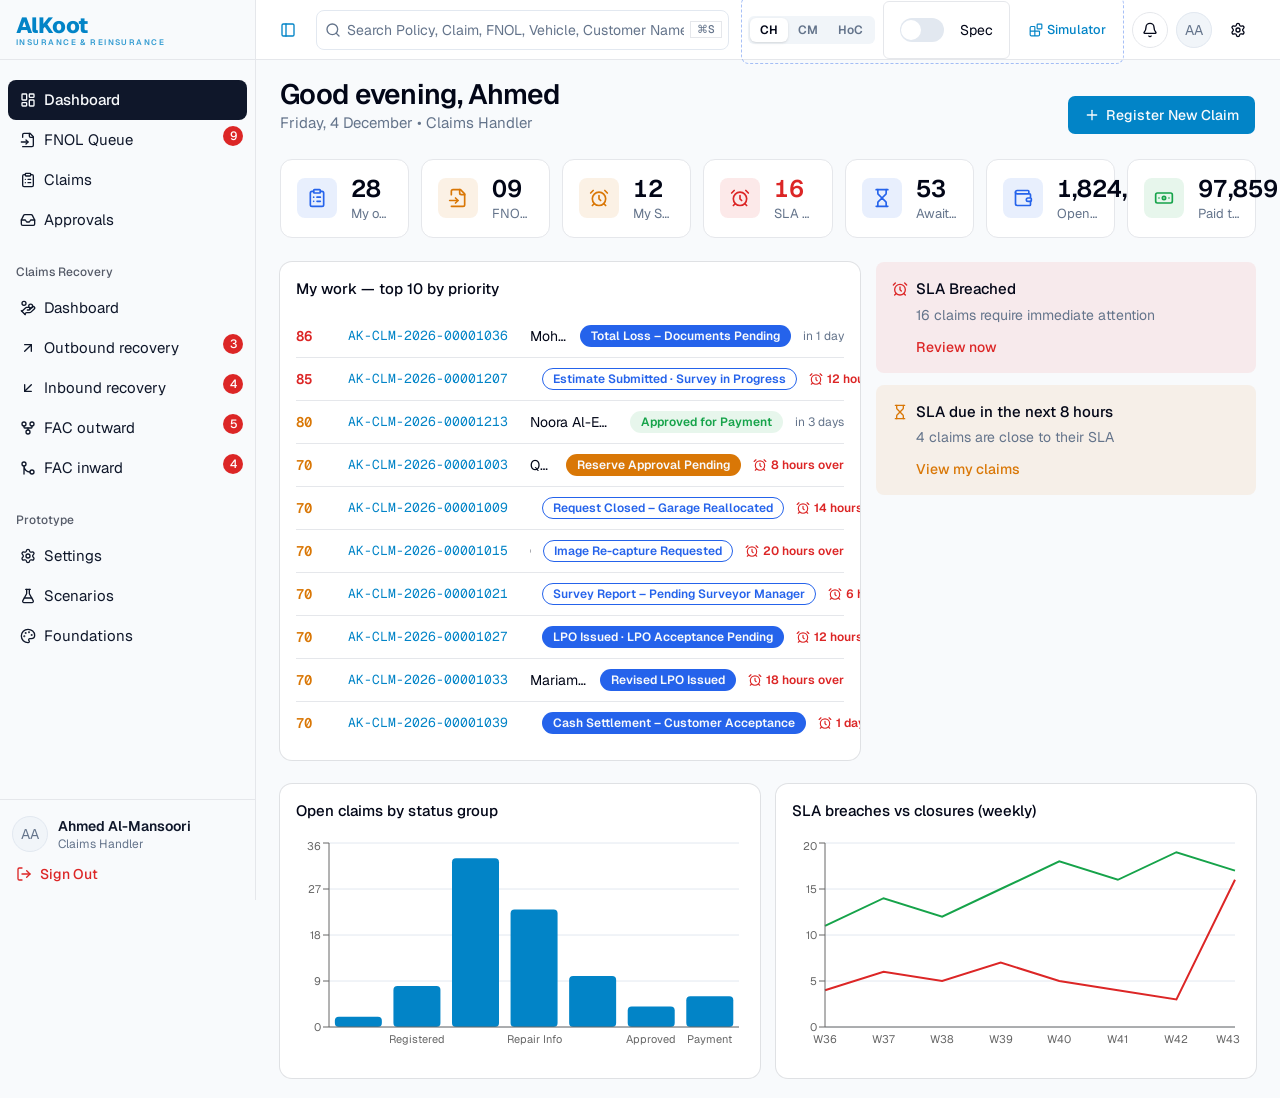
<file: prototypes/claims-back-office/index.html>
<!doctype html>
<html lang="en">
  <head>
    <meta charset="UTF-8" />
    <meta name="viewport" content="width=device-width, initial-scale=1.0" />
    <title>Al Koot · Claims Back Office</title>
    <link rel="preconnect" href="https://fonts.googleapis.com" />
    <link rel="preconnect" href="https://fonts.gstatic.com" crossorigin />
    <link href="https://fonts.googleapis.com/css2?family=Geist:wght@400;500;600;700;800&family=Geist+Mono:wght@400;500;600&display=swap" rel="stylesheet" />
    <script type="module" crossorigin src="./assets/index-B5Ws8Cav.js"></script>
    <link rel="stylesheet" crossorigin href="./assets/index-C9O6XHLQ.css">
  </head>
  <body>
    <div id="root"></div>
  </body>
</html>
</file>
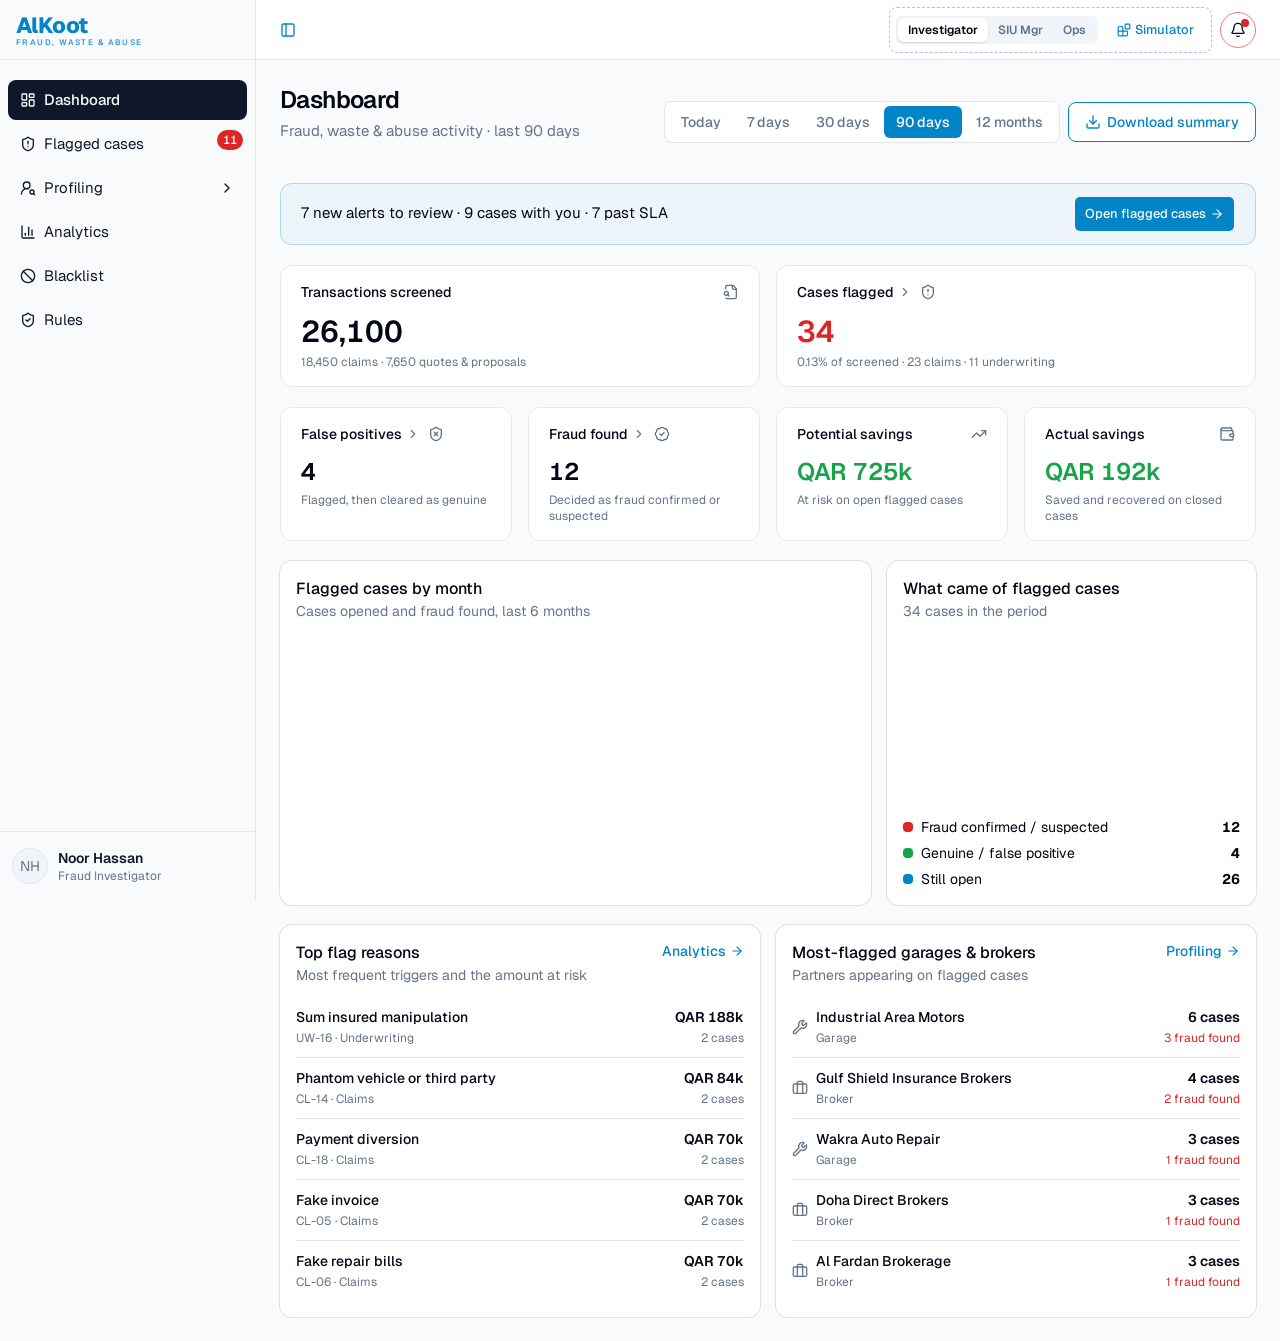
<file: prototypes/fwa-engine/index.html>
<!doctype html>
<html lang="en">
  <head>
    <meta charset="UTF-8" />
    <meta name="viewport" content="width=device-width, initial-scale=1.0" />
    <title>Al Koot · FWA Engine</title>
    <link rel="preconnect" href="https://fonts.googleapis.com" />
    <link rel="preconnect" href="https://fonts.gstatic.com" crossorigin />
    <link href="https://fonts.googleapis.com/css2?family=Geist:wght@400;500;600;700;800&family=Geist+Mono:wght@400;500;600&display=swap" rel="stylesheet" />
    <script type="module" crossorigin src="./assets/index-CTqWqpgx.js"></script>
    <link rel="stylesheet" crossorigin href="./assets/index-DmGOpNtK.css">
  </head>
  <body>
    <div id="root"></div>
  </body>
</html>
</file>
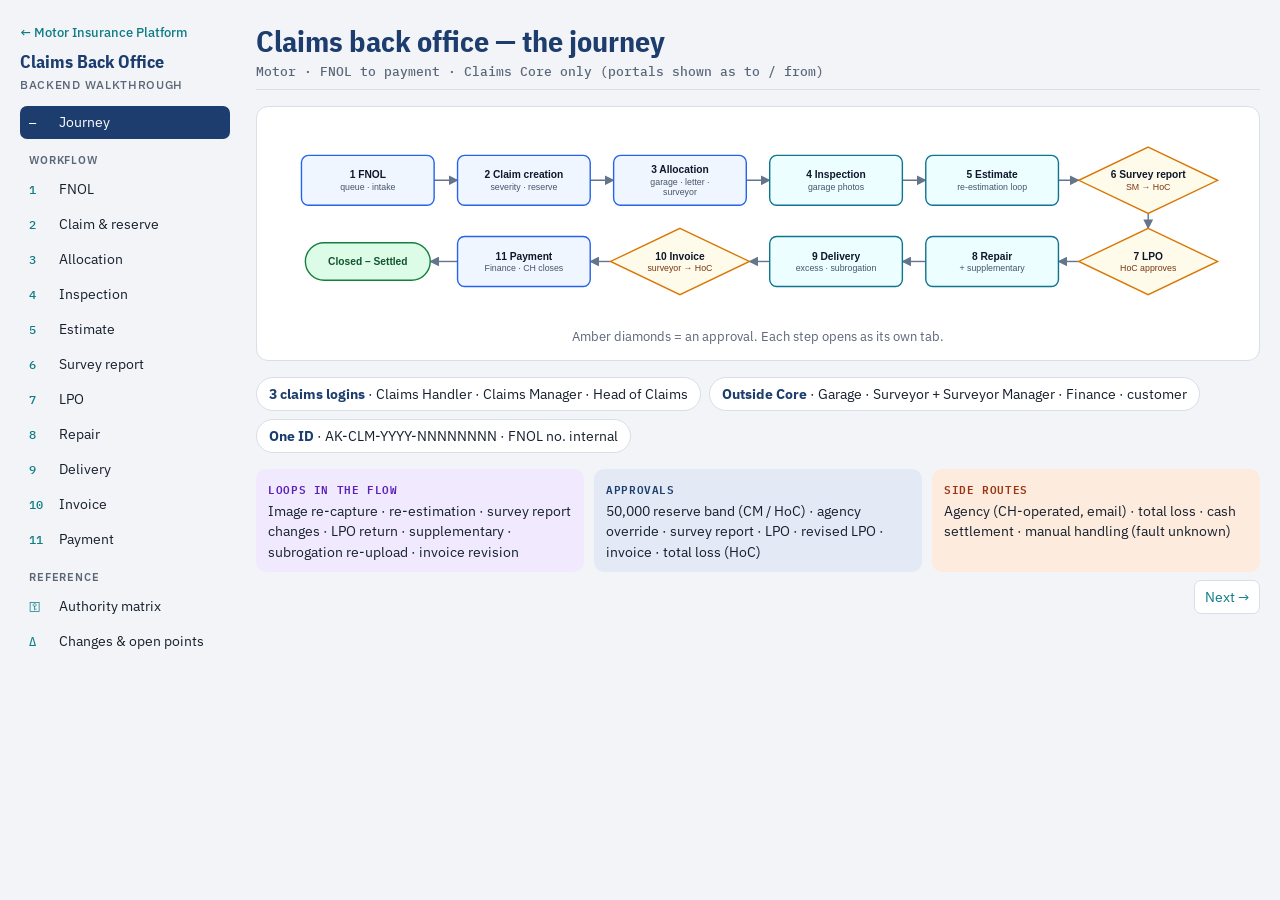
<file: flows/claims-back-office.html>
<!DOCTYPE html>
<html lang="en">
<head>
<meta charset="UTF-8">
<meta name="viewport" content="width=device-width, initial-scale=1.0, viewport-fit=cover">
<title>Claims Back Office Flow</title>
<link rel="stylesheet" href="https://fonts.googleapis.com/css2?family=IBM+Plex+Sans:wght@400;500;600;700&family=IBM+Plex+Sans+Condensed:wght@600;700&family=IBM+Plex+Mono:wght@500&display=swap">
<style>
/* Layout: step rail (tabs) + one step at a time. Order inside a step: workflow diagram → key rules (chips) → loops & edge cases (typed callouts) → authority matrix (collapsible). */
:root{
  --bg:#F2F4F7; --surface:#FFFFFF; --ink:#16202E; --muted:#5B6678; --line:#D9DEE7;
  --navy:#1C3D6E; --accent:#0E7C86; --accent-soft:#E2F3F4; --panel:#FFFFFF;
  --do:#1C3D6E; --do-bg:#E3EAF5; --appr:#7A4B00; --appr-bg:#FCEFD6; --view:#4C5566; --view-bg:#EDEFF3; --ask:#0E6B5C; --ask-bg:#DDF2EC; --no:#9AA3B2;
  --loop:#5B21B6; --loop-bg:#F1EAFE; --exc:#9A3412; --exc-bg:#FDEBDD; --rule:#1C3D6E; --rule-bg:#E3EAF5; --open:#9B1C1C; --open-bg:#FDECEC; --new:#1E6B34; --new-bg:#EAF6EC;
  --f-display:"IBM Plex Sans Condensed","Arial Narrow",Arial,sans-serif;
  --f-body:"IBM Plex Sans",-apple-system,"Segoe UI",Roboto,Arial,sans-serif;
  --f-mono:"IBM Plex Mono",ui-monospace,Consolas,monospace;
}
@media (prefers-color-scheme: dark){:root:not([data-theme="light"]){
  --bg:#0F151E; --surface:#172131; --ink:#E6EBF2; --muted:#9AA7BA; --line:#2A3648;
  --navy:#9DB8E6; --accent:#4FC3CC; --accent-soft:#163A40; --panel:#FFFFFF;
  --do:#C9D8F5; --do-bg:#24365A; --appr:#F6CF86; --appr-bg:#4A3510; --view:#C3CAD6; --view-bg:#283244; --ask:#8EE2CF; --ask-bg:#14433A; --no:#5E6A7D;
  --loop:#CDB6FB; --loop-bg:#2E2150; --exc:#F5B48A; --exc-bg:#4A2414; --rule:#C9D8F5; --rule-bg:#24365A; --open:#F4A3A3; --open-bg:#4A1A1A; --new:#93D8A5; --new-bg:#163322; color-scheme:dark}}
:root[data-theme="dark"]{
  --bg:#0F151E; --surface:#172131; --ink:#E6EBF2; --muted:#9AA7BA; --line:#2A3648;
  --navy:#9DB8E6; --accent:#4FC3CC; --accent-soft:#163A40; --panel:#FFFFFF;
  --do:#C9D8F5; --do-bg:#24365A; --appr:#F6CF86; --appr-bg:#4A3510; --view:#C3CAD6; --view-bg:#283244; --ask:#8EE2CF; --ask-bg:#14433A; --no:#5E6A7D;
  --loop:#CDB6FB; --loop-bg:#2E2150; --exc:#F5B48A; --exc-bg:#4A2414; --rule:#C9D8F5; --rule-bg:#24365A; --open:#F4A3A3; --open-bg:#4A1A1A; --new:#93D8A5; --new-bg:#163322; color-scheme:dark}
*{box-sizing:border-box}
body{background:var(--bg);color:var(--ink);font-family:var(--f-body);font-size:15px;line-height:1.5;margin:0}
.wrap{display:grid;grid-template-columns:210px minmax(0,1fr);gap:26px;max-width:1280px;margin:0 auto;padding-inline:20px;padding-block:24px 48px}
nav.rail{position:sticky;top:calc(env(safe-area-inset-top,0px) + 16px);align-self:start;display:flex;flex-direction:column;gap:2px}
.brand{font:700 18px/1.15 var(--f-display);color:var(--navy);margin-bottom:12px}
.brand small{display:block;font:500 11.5px var(--f-body);color:var(--muted);letter-spacing:.06em;text-transform:uppercase;margin-top:4px}
.sep{font:600 10.5px var(--f-body);letter-spacing:.08em;text-transform:uppercase;color:var(--muted);margin:12px 0 4px 9px}
nav.rail button{all:unset;cursor:pointer;display:flex;gap:10px;align-items:baseline;font-size:14px;padding:6px 9px;border-radius:7px;color:var(--ink)}
nav.rail button b{font:500 12px var(--f-mono);color:var(--accent);min-width:20px}
nav.rail button:hover{background:var(--accent-soft)}
nav.rail button:focus-visible{outline:2px solid var(--accent)}
nav.rail button[aria-selected="true"]{background:var(--navy);color:var(--surface)}
nav.rail button[aria-selected="true"] b{color:var(--surface)}
main{min-width:0}
section.tab{display:flex;flex-direction:column;gap:16px}
.head{display:flex;flex-wrap:wrap;align-items:baseline;gap:6px 16px;padding-bottom:10px;border-bottom:1px solid var(--line)}
.eyebrow{font:600 12px var(--f-mono);color:var(--accent)}
h1{font:700 30px/1.1 var(--f-display);margin:0;color:var(--navy);text-wrap:balance}
h3{font:600 12px var(--f-body);letter-spacing:.07em;text-transform:uppercase;color:var(--muted);margin:0}
h4{font:700 17px var(--f-display);color:var(--ink);margin:4px 0 0}
p{margin:0;max-width:75ch}
.status{font:500 12.5px var(--f-mono);color:var(--muted);flex-basis:100%}
.panel{background:var(--panel);border:1px solid var(--line);border-radius:12px;padding:14px;overflow-x:auto}
.panel svg{display:block;margin:0 auto;height:auto}
.panel .cap{font-size:12.5px;color:#5B6678;margin-top:6px;text-align:center}
.two{display:grid;grid-template-columns:repeat(2,minmax(0,1fr));gap:16px;align-items:start}
.keys{display:flex;flex-wrap:wrap;gap:8px}
.key{font-size:13.5px;padding:6px 12px;border-radius:999px;background:var(--surface);border:1px solid var(--line)}
.key b{color:var(--navy)}
.callouts{display:grid;grid-template-columns:repeat(auto-fill,minmax(260px,1fr));gap:10px}
.co{border-radius:10px;padding:10px 12px;font-size:13.5px;display:flex;flex-direction:column;gap:3px}
.co .k{font:600 10.5px var(--f-mono);letter-spacing:.06em;text-transform:uppercase}
.co.loop{background:var(--loop-bg);color:var(--loop)} .co.exc{background:var(--exc-bg);color:var(--exc)} .co.rule{background:var(--rule-bg);color:var(--rule)} .co.open{background:var(--open-bg);color:var(--open)} .co.new{background:var(--new-bg);color:var(--new)}
.co .t{color:var(--ink)}
details.auth{background:var(--surface);border:1px solid var(--line);border-radius:12px;padding:10px 14px}
details.auth summary{cursor:pointer;font:600 12px var(--f-body);letter-spacing:.07em;text-transform:uppercase;color:var(--muted);padding:4px 0}
details.auth[open] summary{margin-bottom:8px}
.card{background:var(--surface);border:1px solid var(--line);border-radius:12px;padding:16px;display:flex;flex-direction:column;gap:10px;min-width:0}
.grid3{display:grid;grid-template-columns:repeat(3,minmax(0,1fr));gap:14px}
ul.t{margin:0;padding-left:18px;display:flex;flex-direction:column;gap:3px;font-size:14px}
.tbl{overflow-x:auto}
table{border-collapse:collapse;width:100%;font-size:13.5px}
th,td{border-bottom:1px solid var(--line);padding:6px 8px;text-align:left;vertical-align:top}
th{font:600 11.5px var(--f-body);letter-spacing:.05em;text-transform:uppercase;color:var(--muted)}
td.c,th.c{text-align:center;white-space:nowrap;min-width:96px}
tr.grp td{background:var(--accent-soft);color:var(--accent);font:600 12px var(--f-body);letter-spacing:.05em;text-transform:uppercase}
.p{display:inline-block;font:600 11px var(--f-body);padding:2px 8px;border-radius:999px;letter-spacing:.02em}
.do{background:var(--do-bg);color:var(--do)} .ap{background:var(--appr-bg);color:var(--appr)} .vw{background:var(--view-bg);color:var(--view)} .ak{background:var(--ask-bg);color:var(--ask)} .no{color:var(--no)}
.pill-del{background:var(--open-bg);color:var(--open)} .pill-chg{background:var(--appr-bg);color:var(--appr)} .pill-new{background:var(--new-bg);color:var(--new)}
.legend{display:flex;flex-wrap:wrap;gap:12px;font-size:12.5px;color:var(--muted);align-items:center}
.lg{display:flex;flex-direction:column;gap:4px}
.pager{display:flex;justify-content:space-between;gap:10px;padding-top:8px}
.pager button{all:unset;cursor:pointer;font-size:13.5px;color:var(--accent);padding:6px 10px;border:1px solid var(--line);border-radius:7px;background:var(--surface)}
.pager button:focus-visible{outline:2px solid var(--accent)}
@media (max-width:900px){.wrap{grid-template-columns:minmax(0,1fr)} nav.rail{position:static;flex-direction:row;flex-wrap:wrap;gap:4px} .brand,.sep{width:100%} nav.rail button{border:1px solid var(--line);padding:4px 8px;font-size:13px} .two,.grid3{grid-template-columns:minmax(0,1fr)}}
.summary{font-size:15.5px;color:var(--ink);max-width:80ch;background:var(--surface);border-left:3px solid var(--accent);padding:10px 14px;border-radius:0 8px 8px 0} details.brief th{width:170px;white-space:nowrap}
</style>
<style>[hidden]{display:none!important} img{max-width:100%} .back{font:500 12.5px var(--f-body);color:var(--accent);text-decoration:none;display:inline-block;margin-bottom:10px} .back:hover{text-decoration:underline}</style>
</head>
<body>
<div class="wrap">
<nav class="rail" role="tablist" aria-label="Steps">
  <a class="back" href="../">← Motor Insurance Platform</a><div class="brand">Claims Back Office<small>Backend walkthrough</small></div>
  <button role="tab" data-t="overview"><b>—</b>Journey</button>
  <div class="sep">Workflow</div>
  <button role="tab" data-t="s1"><b>1</b>FNOL</button>
  <button role="tab" data-t="s2"><b>2</b>Claim &amp; reserve</button>
  <button role="tab" data-t="s3"><b>3</b>Allocation</button>
  <button role="tab" data-t="s4"><b>4</b>Inspection</button>
  <button role="tab" data-t="s5"><b>5</b>Estimate</button>
  <button role="tab" data-t="s6"><b>6</b>Survey report</button>
  <button role="tab" data-t="s7"><b>7</b>LPO</button>
  <button role="tab" data-t="s8"><b>8</b>Repair</button>
  <button role="tab" data-t="s9"><b>9</b>Delivery</button>
  <button role="tab" data-t="s10"><b>10</b>Invoice</button>
  <button role="tab" data-t="s11"><b>11</b>Payment</button>
  <div class="sep">Reference</div>
  <button role="tab" data-t="matrix"><b>⚿</b>Authority matrix</button>
  <button role="tab" data-t="changes"><b>Δ</b>Changes &amp; open points</button>
</nav>

<main>

<section class="tab" id="overview">
  <div class="head"><h1>Claims back office — the journey</h1><div class="status">Motor · FNOL to payment · Claims Core only (portals shown as to / from)</div></div>
  <div class="panel"><svg xmlns="http://www.w3.org/2000/svg" role="img" aria-label="Flow diagram" style="width:100%;max-width:1248px" viewBox="0 0 1248 256"><rect width="100%" height="100%" fill="#FFFFFF"/><defs><marker id="mS_w0" viewBox="0 0 10 10" refX="9" refY="5" markerWidth="7" markerHeight="7" orient="auto-start-reverse"><path d="M0,0 L10,5 L0,10 z" fill="#64748B"/></marker><marker id="mG_w0" viewBox="0 0 10 10" refX="9" refY="5" markerWidth="7" markerHeight="7" orient="auto-start-reverse"><path d="M0,0 L10,5 L0,10 z" fill="#15803D"/></marker><marker id="mR_w0" viewBox="0 0 10 10" refX="9" refY="5" markerWidth="7" markerHeight="7" orient="auto-start-reverse"><path d="M0,0 L10,5 L0,10 z" fill="#DC2626"/></marker><marker id="mP_w0" viewBox="0 0 10 10" refX="9" refY="5" markerWidth="7" markerHeight="7" orient="auto-start-reverse"><path d="M0,0 L10,5 L0,10 z" fill="#7C3AED"/></marker></defs><polyline points="209.0,76.0 221.0,76.0 224.0,76.0 224.0,76.0 227.0,76.0 239.0,76.0" fill="none" stroke="#64748B" stroke-width="1.8"  marker-end="url(#mS_w0)"/><polyline points="409.0,76.0 421.0,76.0 424.0,76.0 424.0,76.0 427.0,76.0 439.0,76.0" fill="none" stroke="#64748B" stroke-width="1.8"  marker-end="url(#mS_w0)"/><polyline points="609.0,76.0 621.0,76.0 624.0,76.0 624.0,76.0 627.0,76.0 639.0,76.0" fill="none" stroke="#64748B" stroke-width="1.8"  marker-end="url(#mS_w0)"/><polyline points="809.0,76.0 821.0,76.0 824.0,76.0 824.0,76.0 827.0,76.0 839.0,76.0" fill="none" stroke="#64748B" stroke-width="1.8"  marker-end="url(#mS_w0)"/><polyline points="1009.0,76.0 1021.0,76.0 1022.0,76.0 1022.0,76.0 1023.0,76.0 1035.0,76.0" fill="none" stroke="#64748B" stroke-width="1.8"  marker-end="url(#mS_w0)"/><polyline points="1124.0,118.5 1124.0,130.5 1124.0,128.0 1124.0,128.0 1124.0,125.5 1124.0,137.5" fill="none" stroke="#64748B" stroke-width="1.8"  marker-end="url(#mS_w0)"/><polyline points="1035.0,180.0 1023.0,180.0 1022.0,180.0 1022.0,180.0 1021.0,180.0 1009.0,180.0" fill="none" stroke="#64748B" stroke-width="1.8"  marker-end="url(#mS_w0)"/><polyline points="839.0,180.0 827.0,180.0 824.0,180.0 824.0,180.0 821.0,180.0 809.0,180.0" fill="none" stroke="#64748B" stroke-width="1.8"  marker-end="url(#mS_w0)"/><polyline points="639.0,180.0 627.0,180.0 626.0,180.0 626.0,180.0 625.0,180.0 613.0,180.0" fill="none" stroke="#64748B" stroke-width="1.8"  marker-end="url(#mS_w0)"/><polyline points="435.0,180.0 423.0,180.0 422.0,180.0 422.0,180.0 421.0,180.0 409.0,180.0" fill="none" stroke="#64748B" stroke-width="1.8"  marker-end="url(#mS_w0)"/><polyline points="239.0,180.0 227.0,180.0 221.5,180.0 221.5,180.0 216.0,180.0 204.0,180.0" fill="none" stroke="#64748B" stroke-width="1.8"  marker-end="url(#mS_w0)"/><rect x="39" y="44" width="170" height="64" rx="9" fill="#EFF6FF" stroke="#2563EB" stroke-width="1.8"/><text x="124" y="73.6" text-anchor="middle" font-family="Arial" font-size="13.1" font-weight="700" fill="#0F172A">1 FNOL</text><text x="124" y="88.3" text-anchor="middle" font-family="Arial" font-size="11.3" fill="#475569">queue · intake</text><rect x="239" y="44" width="170" height="64" rx="9" fill="#EFF6FF" stroke="#2563EB" stroke-width="1.8"/><text x="324" y="73.6" text-anchor="middle" font-family="Arial" font-size="13.1" font-weight="700" fill="#0F172A">2 Claim creation</text><text x="324" y="88.3" text-anchor="middle" font-family="Arial" font-size="11.3" fill="#475569">severity · reserve</text><rect x="439" y="44" width="170" height="64" rx="9" fill="#EFF6FF" stroke="#2563EB" stroke-width="1.8"/><text x="524" y="67.1" text-anchor="middle" font-family="Arial" font-size="13.1" font-weight="700" fill="#0F172A">3 Allocation</text><text x="524" y="81.8" text-anchor="middle" font-family="Arial" font-size="11.3" fill="#475569">garage · letter ·</text><text x="524" y="94.9" text-anchor="middle" font-family="Arial" font-size="11.3" fill="#475569">surveyor</text><rect x="639" y="44" width="170" height="64" rx="9" fill="#ECFEFF" stroke="#0E7490" stroke-width="1.8"/><text x="724" y="73.6" text-anchor="middle" font-family="Arial" font-size="13.1" font-weight="700" fill="#0F172A">4 Inspection</text><text x="724" y="88.3" text-anchor="middle" font-family="Arial" font-size="11.3" fill="#475569">garage photos</text><rect x="839" y="44" width="170" height="64" rx="9" fill="#ECFEFF" stroke="#0E7490" stroke-width="1.8"/><text x="924" y="73.6" text-anchor="middle" font-family="Arial" font-size="13.1" font-weight="700" fill="#0F172A">5 Estimate</text><text x="924" y="88.3" text-anchor="middle" font-family="Arial" font-size="11.3" fill="#475569">re-estimation loop</text><polygon points="1124,33.5 1213,76 1124,118.5 1035,76" fill="#FFFBEB" stroke="#D97706" stroke-width="1.8"/><text x="1124" y="73.6" text-anchor="middle" font-family="Arial" font-size="13.1" font-weight="700" fill="#0F172A">6 Survey report</text><text x="1124" y="88.3" text-anchor="middle" font-family="Arial" font-size="11.3" fill="#78350F">SM → HoC</text><polygon points="1124,137.5 1213,180 1124,222.5 1035,180" fill="#FFFBEB" stroke="#D97706" stroke-width="1.8"/><text x="1124" y="177.6" text-anchor="middle" font-family="Arial" font-size="13.1" font-weight="700" fill="#0F172A">7 LPO</text><text x="1124" y="192.3" text-anchor="middle" font-family="Arial" font-size="11.3" fill="#78350F">HoC approves</text><rect x="839" y="148" width="170" height="64" rx="9" fill="#ECFEFF" stroke="#0E7490" stroke-width="1.8"/><text x="924" y="177.6" text-anchor="middle" font-family="Arial" font-size="13.1" font-weight="700" fill="#0F172A">8 Repair</text><text x="924" y="192.3" text-anchor="middle" font-family="Arial" font-size="11.3" fill="#475569">+ supplementary</text><rect x="639" y="148" width="170" height="64" rx="9" fill="#ECFEFF" stroke="#0E7490" stroke-width="1.8"/><text x="724" y="177.6" text-anchor="middle" font-family="Arial" font-size="13.1" font-weight="700" fill="#0F172A">9 Delivery</text><text x="724" y="192.3" text-anchor="middle" font-family="Arial" font-size="11.3" fill="#475569">excess · subrogation</text><polygon points="524,137.5 613,180 524,222.5 435,180" fill="#FFFBEB" stroke="#D97706" stroke-width="1.8"/><text x="524" y="177.6" text-anchor="middle" font-family="Arial" font-size="13.1" font-weight="700" fill="#0F172A">10 Invoice</text><text x="524" y="192.3" text-anchor="middle" font-family="Arial" font-size="11.3" fill="#78350F">surveyor → HoC</text><rect x="239" y="148" width="170" height="64" rx="9" fill="#EFF6FF" stroke="#2563EB" stroke-width="1.8"/><text x="324" y="177.6" text-anchor="middle" font-family="Arial" font-size="13.1" font-weight="700" fill="#0F172A">11 Payment</text><text x="324" y="192.3" text-anchor="middle" font-family="Arial" font-size="11.3" fill="#475569">Finance · CH closes</text><rect x="44" y="156" width="160" height="48" rx="24" fill="#DCFCE7" stroke="#15803D" stroke-width="1.8"/><text x="124" y="184.2" text-anchor="middle" font-family="Arial" font-size="13.1" font-weight="700" fill="#14532D">Closed – Settled</text></svg><div class="cap">Amber diamonds = an approval. Each step opens as its own tab.</div></div>
  <div class="keys">
    <span class="key"><b>3 claims logins</b> · Claims Handler · Claims Manager · Head of Claims</span>
    <span class="key"><b>Outside Core</b> · Garage · Surveyor + Surveyor Manager · Finance · customer</span>
    <span class="key"><b>One ID</b> · AK-CLM-YYYY-NNNNNNNN · FNOL no. internal</span>
  </div>
  <div class="callouts">
    <div class="co loop"><span class="k">Loops in the flow</span><span class="t">Image re-capture · re-estimation · survey report changes · LPO return · supplementary · subrogation re-upload · invoice revision</span></div>
    <div class="co rule"><span class="k">Approvals</span><span class="t">50,000 reserve band (CM / HoC) · agency override · survey report · LPO · revised LPO · invoice · total loss (HoC)</span></div>
    <div class="co exc"><span class="k">Side routes</span><span class="t">Agency (CH-operated, email) · total loss · cash settlement · manual handling (fault unknown)</span></div>
  </div>
</section>

<section class="tab" id="s1" hidden>
  <div class="head"><span class="eyebrow">STEP 1</span><h1>FNOL</h1><div class="status">Intimated → FNOL Received → FNOL Accepted</div></div><p class="summary">Capture the loss, check the policy, collect documents and turn an accepted FNOL into a claim. FNOLs from the garage, broker and customer portals land in the same queue for the Claims Handler.</p>
  <div class="panel"><svg xmlns="http://www.w3.org/2000/svg" role="img" aria-label="Flow diagram" style="width:100%;max-width:928px" viewBox="0 0 928 456"><rect width="100%" height="100%" fill="#FFFFFF"/><defs><marker id="mS_w1q" viewBox="0 0 10 10" refX="9" refY="5" markerWidth="7" markerHeight="7" orient="auto-start-reverse"><path d="M0,0 L10,5 L0,10 z" fill="#64748B"/></marker><marker id="mG_w1q" viewBox="0 0 10 10" refX="9" refY="5" markerWidth="7" markerHeight="7" orient="auto-start-reverse"><path d="M0,0 L10,5 L0,10 z" fill="#15803D"/></marker><marker id="mR_w1q" viewBox="0 0 10 10" refX="9" refY="5" markerWidth="7" markerHeight="7" orient="auto-start-reverse"><path d="M0,0 L10,5 L0,10 z" fill="#DC2626"/></marker><marker id="mP_w1q" viewBox="0 0 10 10" refX="9" refY="5" markerWidth="7" markerHeight="7" orient="auto-start-reverse"><path d="M0,0 L10,5 L0,10 z" fill="#7C3AED"/></marker></defs><rect x="28" y="18" width="212" height="432" rx="10" fill="#ECFEFF" stroke="#E2E8F0"/><text x="134" y="42" text-anchor="middle" font-family="Arial" font-size="14.0" font-weight="700" fill="#334155">Portals / channels</text><rect x="248" y="18" width="652" height="432" rx="10" fill="#EFF6FF" stroke="#E2E8F0"/><text x="574" y="42" text-anchor="middle" font-family="Arial" font-size="14.0" font-weight="700" fill="#334155">Claims Core — FNOL queue (CH)</text><polyline points="229.0,110.0 241.0,110.0 244.0,110.0 244.0,202.0 247.0,202.0 259.0,202.0" fill="none" stroke="#64748B" stroke-width="1.8"  marker-end="url(#mS_w1q)"/><polyline points="229.0,202.0 241.0,202.0 244.0,202.0 244.0,202.0 247.0,202.0 259.0,202.0" fill="none" stroke="#64748B" stroke-width="1.8"  marker-end="url(#mS_w1q)"/><polyline points="229.0,294.0 241.0,294.0 244.0,294.0 244.0,202.0 247.0,202.0 259.0,202.0" fill="none" stroke="#64748B" stroke-width="1.8"  marker-end="url(#mS_w1q)"/><polyline points="354.0,141.5 354.0,153.5 354.0,156.0 354.0,156.0 354.0,158.5 354.0,170.5" fill="none" stroke="#64748B" stroke-width="1.8"  marker-end="url(#mS_w1q)"/><polyline points="354.0,233.5 354.0,245.5 354.0,248.0 354.0,248.0 354.0,250.5 354.0,262.5" fill="none" stroke="#64748B" stroke-width="1.8"  marker-end="url(#mS_w1q)"/><polyline points="449.0,294.0 461.0,294.0 462.5,294.0 462.5,294.0 464.0,294.0 476.0,294.0" fill="none" stroke="#64748B" stroke-width="1.8"  marker-end="url(#mS_w1q)"/><polyline points="574.0,336.5 574.0,348.5 574.0,349.0 574.0,349.0 574.0,349.5 574.0,361.5" fill="none" stroke="#15803D" stroke-width="1.8"  marker-end="url(#mG_w1q)"/><polyline points="672.0,294.0 684.0,294.0 685.5,294.0 685.5,294.0 687.0,294.0 699.0,294.0" fill="none" stroke="#DC2626" stroke-width="1.8"  marker-end="url(#mR_w1q)"/><rect x="39" y="78.5" width="190" height="63" rx="9" fill="#ECFEFF" stroke="#0E7490" stroke-width="1.8"/><text x="134" y="107.6" text-anchor="middle" font-family="Arial" font-size="13.5" font-weight="700" fill="#0F172A">Garage portal</text><text x="134" y="122.7" text-anchor="middle" font-family="Arial" font-size="11.7" fill="#475569">walk-in FNOL</text><rect x="39" y="170.5" width="190" height="63" rx="9" fill="#ECFEFF" stroke="#0E7490" stroke-width="1.8"/><text x="134" y="199.6" text-anchor="middle" font-family="Arial" font-size="13.5" font-weight="700" fill="#0F172A">Broker portal</text><text x="134" y="214.7" text-anchor="middle" font-family="Arial" font-size="11.7" fill="#475569">linked policies</text><rect x="39" y="262.5" width="190" height="63" rx="9" fill="#ECFEFF" stroke="#0E7490" stroke-width="1.8"/><text x="134" y="298.3" text-anchor="middle" font-family="Arial" font-size="13.5" font-weight="700" fill="#0F172A">Customer web / app</text><rect x="259" y="78.5" width="190" height="63" rx="9" fill="#EFF6FF" stroke="#2563EB" stroke-width="1.8"/><text x="354" y="107.6" text-anchor="middle" font-family="Arial" font-size="13.5" font-weight="700" fill="#0F172A">CH creates in Core</text><text x="354" y="122.7" text-anchor="middle" font-family="Arial" font-size="11.7" fill="#475569">call · walk-in · email</text><rect x="259" y="170.5" width="190" height="63" rx="9" fill="#F1F5F9" stroke="#64748B" stroke-width="1.8"/><text x="354" y="192.8" text-anchor="middle" font-family="Arial" font-size="13.5" font-weight="700" fill="#0F172A">FNOL queue</text><text x="354" y="207.9" text-anchor="middle" font-family="Arial" font-size="11.7" fill="#475569">source tag · Draft ·</text><text x="354" y="221.4" text-anchor="middle" font-family="Arial" font-size="11.7" fill="#475569">Submitted · Info incomplete</text><rect x="259" y="262.5" width="190" height="63" rx="9" fill="#EFF6FF" stroke="#2563EB" stroke-width="1.8"/><text x="354" y="284.0" text-anchor="middle" font-family="Arial" font-size="13.5" font-weight="700" fill="#0F172A">CH reviews, edits any</text><text x="354" y="299.1" text-anchor="middle" font-family="Arial" font-size="13.5" font-weight="700" fill="#0F172A">field</text><text x="354" y="314.3" text-anchor="middle" font-family="Arial" font-size="11.7" fill="#475569">can ask re-upload</text><polygon points="574,251.5 672,294 574,336.5 476,294" fill="#FFFBEB" stroke="#D97706" stroke-width="1.8"/><text x="574" y="298.3" text-anchor="middle" font-family="Arial" font-size="13.5" font-weight="700" fill="#0F172A">Accept?</text><rect x="484" y="361.5" width="180" height="49" rx="24.5" fill="#DCFCE7" stroke="#15803D" stroke-width="1.8"/><text x="574" y="383.6" text-anchor="middle" font-family="Arial" font-size="13.5" font-weight="700" fill="#14532D">Claim creation</text><text x="574" y="398.7" text-anchor="middle" font-family="Arial" font-size="11.7" fill="#166534">Step 2</text><rect x="699" y="262.5" width="190" height="63" rx="9" fill="#FEF2F2" stroke="#DC2626" stroke-width="2.2"/><text x="794" y="291.6" text-anchor="middle" font-family="Arial" font-size="13.5" font-weight="700" fill="#7F1D1D">Rejected</text><text x="794" y="306.7" text-anchor="middle" font-family="Arial" font-size="11.7" fill="#991B1B">reason shown to partner</text><rect x="547.9" y="338.7" width="52.2" height="20.04" rx="4" fill="#FFFFFF" stroke="#15803D" stroke-width="1"/><text x="574.0" y="352.8" text-anchor="middle" font-family="Arial" font-size="11.9" font-weight="600" fill="#15803D">accept</text><rect x="658.7" y="284.0" width="52.2" height="20.04" rx="4" fill="#FFFFFF" stroke="#DC2626" stroke-width="1"/><text x="684.8" y="298.0" text-anchor="middle" font-family="Arial" font-size="11.9" font-weight="600" fill="#DC2626">reject</text></svg><div class="cap">FNOL queue — every channel lands here; the CH decides.</div></div>
  <div class="two">
    <div class="panel"><svg xmlns="http://www.w3.org/2000/svg" role="img" aria-label="Flow diagram" style="width:100%;max-width:298px" viewBox="0 0 298 458"><rect width="100%" height="100%" fill="#FFFFFF"/><defs><marker id="mS_w1old" viewBox="0 0 10 10" refX="9" refY="5" markerWidth="7" markerHeight="7" orient="auto-start-reverse"><path d="M0,0 L10,5 L0,10 z" fill="#64748B"/></marker><marker id="mG_w1old" viewBox="0 0 10 10" refX="9" refY="5" markerWidth="7" markerHeight="7" orient="auto-start-reverse"><path d="M0,0 L10,5 L0,10 z" fill="#15803D"/></marker><marker id="mR_w1old" viewBox="0 0 10 10" refX="9" refY="5" markerWidth="7" markerHeight="7" orient="auto-start-reverse"><path d="M0,0 L10,5 L0,10 z" fill="#DC2626"/></marker><marker id="mP_w1old" viewBox="0 0 10 10" refX="9" refY="5" markerWidth="7" markerHeight="7" orient="auto-start-reverse"><path d="M0,0 L10,5 L0,10 z" fill="#7C3AED"/></marker></defs><polyline points="149.0,96.5 149.0,108.5 149.0,106.0 149.0,106.0 149.0,103.5 149.0,115.5" fill="none" stroke="#64748B" stroke-width="1.8"  marker-end="url(#mS_w1old)"/><polyline points="149.0,178.5 149.0,190.5 149.0,188.0 149.0,188.0 149.0,185.5 149.0,197.5" fill="none" stroke="#64748B" stroke-width="1.8"  marker-end="url(#mS_w1old)"/><polyline points="149.0,260.5 149.0,272.5 149.0,270.0 149.0,270.0 149.0,267.5 149.0,279.5" fill="none" stroke="#64748B" stroke-width="1.8"  marker-end="url(#mS_w1old)"/><polyline points="149.0,342.5 149.0,354.5 149.0,355.5 149.0,355.5 149.0,356.5 149.0,368.5" fill="none" stroke="#64748B" stroke-width="1.8"  marker-end="url(#mS_w1old)"/><rect x="39" y="33.5" width="220" height="63" rx="9" fill="#EFF6FF" stroke="#2563EB" stroke-width="1.8"/><text x="149" y="69.3" text-anchor="middle" font-family="Arial" font-size="13.5" font-weight="700" fill="#0F172A">Fetch policy data</text><rect x="39" y="115.5" width="220" height="63" rx="9" fill="#EFF6FF" stroke="#2563EB" stroke-width="1.8"/><text x="149" y="143.8" text-anchor="middle" font-family="Arial" font-size="13.5" font-weight="700" fill="#0F172A">Type policy, vehicle, driver</text><text x="149" y="158.9" text-anchor="middle" font-family="Arial" font-size="13.5" font-weight="700" fill="#0F172A">details</text><rect x="39" y="197.5" width="220" height="63" rx="9" fill="#EFF6FF" stroke="#2563EB" stroke-width="1.8"/><text x="149" y="226.6" text-anchor="middle" font-family="Arial" font-size="13.5" font-weight="700" fill="#0F172A">Upload FIR</text><text x="149" y="241.7" text-anchor="middle" font-family="Arial" font-size="11.7" fill="#475569">auto-fetch FIR details</text><rect x="39" y="279.5" width="220" height="63" rx="9" fill="#EFF6FF" stroke="#2563EB" stroke-width="1.8"/><text x="149" y="315.3" text-anchor="middle" font-family="Arial" font-size="13.5" font-weight="700" fill="#0F172A">Upload other documents</text><rect x="59" y="368.5" width="180" height="49" rx="24.5" fill="#DCFCE7" stroke="#15803D" stroke-width="1.8"/><text x="149" y="397.3" text-anchor="middle" font-family="Arial" font-size="13.5" font-weight="700" fill="#14532D">Claims queue</text></svg><div class="cap">Earlier intake</div></div>
    <div class="panel"><svg xmlns="http://www.w3.org/2000/svg" role="img" aria-label="Flow diagram" style="width:100%;max-width:548px" viewBox="0 0 548 692"><rect width="100%" height="100%" fill="#FFFFFF"/><defs><marker id="mS_w1new" viewBox="0 0 10 10" refX="9" refY="5" markerWidth="7" markerHeight="7" orient="auto-start-reverse"><path d="M0,0 L10,5 L0,10 z" fill="#64748B"/></marker><marker id="mG_w1new" viewBox="0 0 10 10" refX="9" refY="5" markerWidth="7" markerHeight="7" orient="auto-start-reverse"><path d="M0,0 L10,5 L0,10 z" fill="#15803D"/></marker><marker id="mR_w1new" viewBox="0 0 10 10" refX="9" refY="5" markerWidth="7" markerHeight="7" orient="auto-start-reverse"><path d="M0,0 L10,5 L0,10 z" fill="#DC2626"/></marker><marker id="mP_w1new" viewBox="0 0 10 10" refX="9" refY="5" markerWidth="7" markerHeight="7" orient="auto-start-reverse"><path d="M0,0 L10,5 L0,10 z" fill="#7C3AED"/></marker></defs><polyline points="149.0,94.5 149.0,106.5 149.0,107.0 149.0,107.0 149.0,107.5 149.0,119.5" fill="none" stroke="#64748B" stroke-width="1.8"  marker-end="url(#mS_w1new)"/><polyline points="247.0,162.0 259.0,162.0 268.0,162.0 268.0,162.0 277.0,162.0 289.0,162.0" fill="none" stroke="#DC2626" stroke-width="1.8"  marker-end="url(#mR_w1new)"/><polyline points="149.0,204.5 149.0,216.5 149.0,213.5 149.0,213.5 149.0,210.5 149.0,222.5" fill="none" stroke="#15803D" stroke-width="1.8"  marker-end="url(#mG_w1new)"/><polyline points="149.0,285.5 149.0,297.5 149.0,294.5 149.0,294.5 149.0,291.5 149.0,303.5" fill="none" stroke="#64748B" stroke-width="1.8"  marker-end="url(#mS_w1new)"/><polyline points="247.0,346.0 259.0,346.0 268.0,346.0 268.0,346.0 277.0,346.0 289.0,346.0" fill="none" stroke="#DC2626" stroke-width="1.8"  marker-end="url(#mR_w1new)"/><polyline points="149.0,388.5 149.0,400.5 149.0,397.5 149.0,397.5 149.0,394.5 149.0,406.5" fill="none" stroke="#15803D" stroke-width="1.8"  marker-end="url(#mG_w1new)"/><polyline points="149.0,469.5 149.0,481.5 149.0,484.0 149.0,484.0 149.0,486.5 149.0,498.5" fill="none" stroke="#64748B" stroke-width="1.8"  marker-end="url(#mS_w1new)"/><polyline points="149.0,561.5 149.0,573.5 149.0,579.5 149.0,579.5 149.0,585.5 149.0,597.5" fill="none" stroke="#64748B" stroke-width="1.8"  marker-end="url(#mS_w1new)"/><rect x="59" y="45.5" width="180" height="49" rx="24.5" fill="#0F172A" stroke="#0F172A" stroke-width="1.8"/><text x="149" y="60.8" text-anchor="middle" font-family="Arial" font-size="13.5" font-weight="700" fill="#FFFFFF">Fetch policy data</text><text x="149" y="75.9" text-anchor="middle" font-family="Arial" font-size="11.7" fill="#CBD5E1">policy · plate · chassis ·</text><text x="149" y="89.4" text-anchor="middle" font-family="Arial" font-size="11.7" fill="#CBD5E1">mobile</text><polygon points="149,119.5 247,162 149,204.5 51,162" fill="#FFFBEB" stroke="#D97706" stroke-width="1.8"/><text x="149" y="166.3" text-anchor="middle" font-family="Arial" font-size="13.5" font-weight="700" fill="#0F172A">Policy checks</text><rect x="289" y="130.5" width="220" height="63" rx="9" fill="#FEF2F2" stroke="#DC2626" stroke-width="2.2"/><text x="399" y="152.8" text-anchor="middle" font-family="Arial" font-size="13.5" font-weight="700" fill="#7F1D1D">Blocked</text><text x="399" y="167.9" text-anchor="middle" font-family="Arial" font-size="11.7" fill="#991B1B">not active · active claim · open</text><text x="399" y="181.4" text-anchor="middle" font-family="Arial" font-size="11.7" fill="#991B1B">FNOL · outside grace</text><rect x="39" y="222.5" width="220" height="63" rx="9" fill="#EFF6FF" stroke="#2563EB" stroke-width="1.8"/><text x="149" y="251.6" text-anchor="middle" font-family="Arial" font-size="13.5" font-weight="700" fill="#0F172A">Upload documents</text><text x="149" y="266.7" text-anchor="middle" font-family="Arial" font-size="11.7" fill="#475569">FIR · QID · Istimara · licence</text><polygon points="149,303.5 247,346 149,388.5 51,346" fill="#FFFBEB" stroke="#D97706" stroke-width="1.8"/><text x="149" y="350.3" text-anchor="middle" font-family="Arial" font-size="13.5" font-weight="700" fill="#0F172A">FIR used before?</text><rect x="289" y="314.5" width="220" height="63" rx="9" fill="#FEF2F2" stroke="#DC2626" stroke-width="2.2"/><text x="399" y="350.3" text-anchor="middle" font-family="Arial" font-size="13.5" font-weight="700" fill="#7F1D1D">Hard block</text><rect x="39" y="406.5" width="220" height="63" rx="9" fill="#F1F5F9" stroke="#64748B" stroke-width="1.8"/><text x="149" y="428.8" text-anchor="middle" font-family="Arial" font-size="13.5" font-weight="700" fill="#0F172A">OCR auto-fills the form</text><text x="149" y="443.9" text-anchor="middle" font-family="Arial" font-size="11.7" fill="#475569">incident · parties · fault ·</text><text x="149" y="457.4" text-anchor="middle" font-family="Arial" font-size="11.7" fill="#475569">driver · vehicle</text><rect x="39" y="498.5" width="220" height="63" rx="9" fill="#EFF6FF" stroke="#2563EB" stroke-width="1.8"/><text x="149" y="520.8" text-anchor="middle" font-family="Arial" font-size="13.5" font-weight="700" fill="#0F172A">CH completes</text><text x="149" y="535.9" text-anchor="middle" font-family="Arial" font-size="11.7" fill="#475569">authorised driver · NatCat tag ·</text><text x="149" y="549.4" text-anchor="middle" font-family="Arial" font-size="11.7" fill="#475569">replacement car</text><rect x="59" y="597.5" width="180" height="49" rx="24.5" fill="#DCFCE7" stroke="#15803D" stroke-width="1.8"/><text x="149" y="626.3" text-anchor="middle" font-family="Arial" font-size="13.5" font-weight="700" fill="#14532D">Submit → Step 2</text><rect x="244.1" y="152.0" width="38.8" height="20.04" rx="4" fill="#FFFFFF" stroke="#DC2626" stroke-width="1"/><text x="263.5" y="166.0" text-anchor="middle" font-family="Arial" font-size="11.9" font-weight="600" fill="#DC2626">fail</text><rect x="129.6" y="205.0" width="38.8" height="20.04" rx="4" fill="#FFFFFF" stroke="#15803D" stroke-width="1"/><text x="149.0" y="219.0" text-anchor="middle" font-family="Arial" font-size="11.9" font-weight="600" fill="#15803D">pass</text><rect x="247.5" y="336.0" width="32.1" height="20.04" rx="4" fill="#FFFFFF" stroke="#DC2626" stroke-width="1"/><text x="263.5" y="350.0" text-anchor="middle" font-family="Arial" font-size="11.9" font-weight="600" fill="#DC2626">yes</text><rect x="136.3" y="389.0" width="25.4" height="20.04" rx="4" fill="#FFFFFF" stroke="#15803D" stroke-width="1"/><text x="149.0" y="403.0" text-anchor="middle" font-family="Arial" font-size="11.9" font-weight="600" fill="#15803D">no</text></svg><div class="cap">Now — documents first, OCR fills the form</div></div>
  </div>
  <div class="keys"><span class="key"><b>FIR</b> mandatory, usable once</span><span class="key"><b>No SMS</b> at FNOL</span><span class="key"><b>No maker-checker</b></span></div>
  <div class="callouts">
    <div class="co exc"><span class="k">Blocked</span><span class="t">Active claim on the policy · open FNOL · NatCat / fire only by Al Koot</span></div>
    <div class="co exc"><span class="k">Grace period</span><span class="t">TPL: 1 month after expiry · comprehensive: OD rejected, TPL covered · FIR &gt; 3 years: reject</span></div>
    <div class="co rule"><span class="k">Replacement car</span><span class="t">CH authorises → voucher from template to customer and rental company</span></div>
  </div>
  <details class="auth"><summary>Authority matrix — 1 · FNOL</summary><div class="legend"><span class="p do">Doer</span>performs <span class="p ap">Approver</span>checker <span class="p ak">Can ask</span>sends back <span class="p vw">Viewer</span>read-only <span class="p no">—</span>no access</div><div class="tbl"><table><tr><th>Action</th><th class="c">Claims Handler</th><th class="c">Claims Manager</th><th class="c">Head of Claims</th><th>Outside Core</th></tr><tr><td>Create / edit FNOL in Core</td><td class="c"><span class="p do">Doer</span></td><td class="c"><span class="p vw">Viewer</span></td><td class="c"><span class="p vw">Viewer</span></td><td>—</td></tr><tr><td>Edit a partner FNOL before acceptance</td><td class="c"><span class="p do">Doer</span></td><td class="c"><span class="p vw">Viewer</span></td><td class="c"><span class="p vw">Viewer</span></td><td>Garage · broker · customer submit</td></tr><tr><td>Accept / reject FNOL (reason on reject)</td><td class="c"><span class="p do">Doer</span></td><td class="c"><span class="p vw">Viewer</span></td><td class="c"><span class="p vw">Viewer</span></td><td>Partner sees result; rejection reason</td></tr><tr><td>Grace-period claim (TPL)</td><td class="c"><span class="p do">Doer</span></td><td class="c"><span class="p vw">Viewer</span></td><td class="c"><span class="p vw">Viewer</span></td><td>Authorised users only</td></tr><tr><td>Authorise replacement car → voucher</td><td class="c"><span class="p do">Doer</span></td><td class="c"><span class="p vw">Viewer</span></td><td class="c"><span class="p vw">Viewer</span></td><td>Voucher to customer + rental company</td></tr></table></div></details><details class="auth brief"><summary>Step brief</summary><div class="tbl"><table><tr><th>Main sections</th><td>Policy &amp; eligibility · documents · incident &amp; FIR · vehicle · driver · parties &amp; fault · replacement car</td></tr><tr><th>Mandatory documents</th><td>FIR / police report (once only) · QID · Istimara · driving licence</td></tr><tr><th>To / from</th><td>Garage, broker, customer portals submit FNOLs · rejection reason goes back · customer gets no SMS at FNOL</td></tr><tr><th>Statuses</th><td>Draft · Submitted · Information incomplete · Accepted · Rejected</td></tr></table></div></details>
</section>

<section class="tab" id="s2" hidden>
  <div class="head"><span class="eyebrow">STEP 2</span><h1>Claim creation &amp; reserve</h1><div class="status">Registered → Reserve Set / Reserve Approval Pending</div></div><p class="summary">Register the claim from the accepted FNOL: set severity per party, build the components and post a reserve on each. A claim cannot exist without a reserve; the new high-value damage band (50,000) needs approval.</p>
  <div class="two">
    <div class="panel"><svg xmlns="http://www.w3.org/2000/svg" role="img" aria-label="Flow diagram" style="width:100%;max-width:798px" viewBox="0 0 798 760"><rect width="100%" height="100%" fill="#FFFFFF"/><defs><marker id="mS_w2" viewBox="0 0 10 10" refX="9" refY="5" markerWidth="7" markerHeight="7" orient="auto-start-reverse"><path d="M0,0 L10,5 L0,10 z" fill="#64748B"/></marker><marker id="mG_w2" viewBox="0 0 10 10" refX="9" refY="5" markerWidth="7" markerHeight="7" orient="auto-start-reverse"><path d="M0,0 L10,5 L0,10 z" fill="#15803D"/></marker><marker id="mR_w2" viewBox="0 0 10 10" refX="9" refY="5" markerWidth="7" markerHeight="7" orient="auto-start-reverse"><path d="M0,0 L10,5 L0,10 z" fill="#DC2626"/></marker><marker id="mP_w2" viewBox="0 0 10 10" refX="9" refY="5" markerWidth="7" markerHeight="7" orient="auto-start-reverse"><path d="M0,0 L10,5 L0,10 z" fill="#7C3AED"/></marker></defs><rect x="28" y="18" width="242" height="736" rx="10" fill="#EFF6FF" stroke="#E2E8F0"/><text x="149" y="42" text-anchor="middle" font-family="Arial" font-size="14.0" font-weight="700" fill="#334155">Claims Handler</text><rect x="278" y="18" width="242" height="736" rx="10" fill="#FFFBEB" stroke="#E2E8F0"/><text x="399" y="42" text-anchor="middle" font-family="Arial" font-size="14.0" font-weight="700" fill="#334155">Claims Manager or Head of Claims</text><rect x="528" y="18" width="242" height="736" rx="10" fill="#F0FDF4" stroke="#E2E8F0"/><text x="649" y="42" text-anchor="middle" font-family="Arial" font-size="14.0" font-weight="700" fill="#334155">Customer · Finance</text><polyline points="149.0,136.5 149.0,148.5 149.0,156.5 149.0,156.5 149.0,164.5 149.0,176.5" fill="none" stroke="#64748B" stroke-width="1.8"  marker-end="url(#mS_w2)"/><polyline points="149.0,239.5 149.0,251.5 149.0,250.5 149.0,250.5 149.0,249.5 149.0,261.5" fill="none" stroke="#64748B" stroke-width="1.8"  marker-end="url(#mS_w2)"/><polyline points="247.0,304.0 259.0,304.0 268.0,304.0 268.0,304.0 277.0,304.0 289.0,304.0" fill="none" stroke="#DC2626" stroke-width="1.8"  marker-end="url(#mR_w2)"/><polyline points="149.0,346.5 149.0,358.5 149.0,357.5 149.0,357.5 149.0,356.5 149.0,368.5" fill="none" stroke="#15803D" stroke-width="1.8"  marker-end="url(#mG_w2)"/><polyline points="149.0,431.5 149.0,443.5 149.0,442.5 149.0,442.5 149.0,441.5 149.0,453.5" fill="none" stroke="#64748B" stroke-width="1.8"  marker-end="url(#mS_w2)"/><polyline points="247.0,496.0 259.0,496.0 274.0,496.0 274.0,496.0 289.0,496.0 301.0,496.0" fill="none" stroke="#64748B" stroke-width="1.8"  marker-end="url(#mS_w2)"/><polyline points="149.0,538.5 149.0,550.5 149.0,553.0 149.0,553.0 149.0,555.5 149.0,567.5" fill="none" stroke="#15803D" stroke-width="1.8"  marker-end="url(#mG_w2)"/><polyline points="399.0,538.5 399.0,550.5 399.0,592.0 251.0,592.0 239.0,592.0" fill="none" stroke="#15803D" stroke-width="1.8"  marker-end="url(#mG_w2)"/><polyline points="399.0,453.5 399.0,441.5 399.0,400.0 271.0,400.0 259.0,400.0" fill="none" stroke="#7C3AED" stroke-width="1.8" stroke-dasharray="6 4" marker-end="url(#mP_w2)"/><polyline points="149.0,616.5 149.0,628.5 149.0,688.0 527.0,688.0 539.0,688.0" fill="none" stroke="#64748B" stroke-width="1.8" stroke-dasharray="6 4" marker-end="url(#mS_w2)"/><rect x="59" y="87.5" width="180" height="49" rx="24.5" fill="#0F172A" stroke="#0F172A" stroke-width="1.8"/><text x="149" y="102.8" text-anchor="middle" font-family="Arial" font-size="13.5" font-weight="700" fill="#FFFFFF">Data from FNOL</text><text x="149" y="117.9" text-anchor="middle" font-family="Arial" font-size="11.7" fill="#CBD5E1">policy · parties · FIR ·</text><text x="149" y="131.4" text-anchor="middle" font-family="Arial" font-size="11.7" fill="#CBD5E1">documents</text><rect x="39" y="176.5" width="220" height="63" rx="9" fill="#EFF6FF" stroke="#2563EB" stroke-width="1.8"/><text x="149" y="198.8" text-anchor="middle" font-family="Arial" font-size="13.5" font-weight="700" fill="#0F172A">Severity per party</text><text x="149" y="213.9" text-anchor="middle" font-family="Arial" font-size="11.7" fill="#475569">components: OD · TP property · TP</text><text x="149" y="227.4" text-anchor="middle" font-family="Arial" font-size="11.7" fill="#475569">injury</text><polygon points="149,261.5 247,304 149,346.5 51,304" fill="#FFFBEB" stroke="#D97706" stroke-width="1.8"/><text x="149" y="300.8" text-anchor="middle" font-family="Arial" font-size="13.5" font-weight="700" fill="#0F172A">Fault split =</text><text x="149" y="315.9" text-anchor="middle" font-family="Arial" font-size="13.5" font-weight="700" fill="#0F172A">100%?</text><rect x="289" y="272.5" width="220" height="63" rx="9" fill="#FFF7ED" stroke="#EA580C" stroke-width="1.8"/><text x="399" y="301.6" text-anchor="middle" font-family="Arial" font-size="13.5" font-weight="700" fill="#7C2D12">Tag "Manual handling"</text><text x="399" y="316.7" text-anchor="middle" font-family="Arial" font-size="11.7" fill="#9A3412">processed outside the portal</text><rect x="39" y="368.5" width="220" height="63" rx="9" fill="#EFF6FF" stroke="#2563EB" stroke-width="1.8"/><text x="149" y="397.6" text-anchor="middle" font-family="Arial" font-size="13.5" font-weight="700" fill="#0F172A">Reserve band per component</text><text x="149" y="412.7" text-anchor="middle" font-family="Arial" font-size="11.7" fill="#475569">no claim without reserve</text><polygon points="149,453.5 247,496 149,538.5 51,496" fill="#FFFBEB" stroke="#D97706" stroke-width="1.8"/><text x="149" y="492.8" text-anchor="middle" font-family="Arial" font-size="13.5" font-weight="700" fill="#0F172A">High-value 50,000</text><text x="149" y="507.9" text-anchor="middle" font-family="Arial" font-size="13.5" font-weight="700" fill="#0F172A">band?</text><polygon points="399,453.5 497,496 399,538.5 301,496" fill="#FFFBEB" stroke="#D97706" stroke-width="1.8"/><text x="399" y="493.6" text-anchor="middle" font-family="Arial" font-size="13.5" font-weight="700" fill="#0F172A">Approve?</text><text x="399" y="508.7" text-anchor="middle" font-family="Arial" font-size="11.7" fill="#78350F">maker ≠ checker</text><rect x="59" y="567.5" width="180" height="49" rx="24.5" fill="#DCFCE7" stroke="#15803D" stroke-width="1.8"/><text x="149" y="589.6" text-anchor="middle" font-family="Arial" font-size="13.5" font-weight="700" fill="#14532D">Claim created</text><text x="149" y="604.7" text-anchor="middle" font-family="Arial" font-size="11.7" fill="#166534">AK-CLM-YYYY-NNNNNNNN</text><rect x="539" y="656.5" width="220" height="63" rx="9" fill="#ECFEFF" stroke="#0E7490" stroke-width="1.8"/><text x="649" y="685.6" text-anchor="middle" font-family="Arial" font-size="13.5" font-weight="700" fill="#0F172A">Customer SMS · Finance</text><text x="649" y="700.7" text-anchor="middle" font-family="Arial" font-size="11.7" fill="#475569">claim no. · reserve posted</text><rect x="217.3" y="294.0" width="92.4" height="20.04" rx="4" fill="#FFFFFF" stroke="#DC2626" stroke-width="1"/><text x="263.5" y="308.0" text-anchor="middle" font-family="Arial" font-size="11.9" font-weight="600" fill="#DC2626">no / unknown</text><rect x="133.0" y="348.0" width="32.1" height="20.04" rx="4" fill="#FFFFFF" stroke="#15803D" stroke-width="1"/><text x="149.0" y="362.0" text-anchor="middle" font-family="Arial" font-size="11.9" font-weight="600" fill="#15803D">yes</text><rect x="250.5" y="486.0" width="32.1" height="20.04" rx="4" fill="#FFFFFF" stroke="#64748B" stroke-width="1"/><text x="266.5" y="500.0" text-anchor="middle" font-family="Arial" font-size="11.9" font-weight="600" fill="#64748B">yes</text><rect x="136.3" y="541.7" width="25.4" height="20.04" rx="4" fill="#FFFFFF" stroke="#15803D" stroke-width="1"/><text x="149.0" y="555.8" text-anchor="middle" font-family="Arial" font-size="11.9" font-weight="600" fill="#15803D">no</text><rect x="369.6" y="561.2" width="58.9" height="20.04" rx="4" fill="#FFFFFF" stroke="#15803D" stroke-width="1"/><text x="399.0" y="575.3" text-anchor="middle" font-family="Arial" font-size="11.9" font-weight="600" fill="#15803D">approve</text><rect x="372.9" y="410.7" width="52.2" height="20.04" rx="4" fill="#FFFFFF" stroke="#7C3AED" stroke-width="1"/><text x="399.0" y="424.8" text-anchor="middle" font-family="Arial" font-size="11.9" font-weight="600" fill="#7C3AED">reject</text></svg></div>
    <div class="card"><h3>Reserve bands (QAR, fixed — per CC-04)</h3><div class="tbl"><table>
      <tr><th>Severity</th><th>Component</th><th>Band · amount</th></tr>
      <tr><td>Minor / Moderate / Major OD</td><td>Own Damage</td><td>1 · 1,000 / 2 · 5,000 / 3 · 10,000</td></tr>
      <tr><td>Catastrophe (tag)</td><td>Own Damage</td><td>4 · 50,000</td></tr>
      <tr><td><b>High-value damage</b> (no catastrophe)</td><td>Own Damage</td><td><b>New · 50,000</b> <span class="p ap">CM / HoC approval</span></td></tr>
      <tr><td>Total loss candidate</td><td>Own Damage</td><td>5 · SI or market value, lower</td></tr>
      <tr><td>Minor / Major property damage</td><td>TP Property (insured at fault)</td><td>1 · 1,000 / 3 · 10,000</td></tr>
      <tr><td>Minor / serious injury · permanent disability</td><td>TP Bodily Injury</td><td>6 · 20,000</td></tr>
      <tr><td>Death</td><td>TP Bodily Injury</td><td>7 · 200,000 per person (automatic)</td></tr>
    </table></div><p class="status">Example: Moderate OD 5,000 + TP Major PD 10,000 + Minor injury 20,000 = 35,000</p></div>
  </div>
  <div class="keys"><span class="key"><b>No claim</b> without a reserve</span><span class="key"><b>One reserve</b> per component; parent shows the total</span><span class="key"><b>Customer SMS</b> on creation</span></div>
  <div class="callouts">
    <div class="co loop"><span class="k">Approval loop</span><span class="t">High-value damage band (50,000) → CM or HoC approves; rejected → back to band selection</span></div>
    <div class="co exc"><span class="k">Manual handling</span><span class="t">Fault unknown or not 100% → tag, processed outside the portal</span></div>
    <div class="co exc"><span class="k">Same-insurer party</span><span class="t">Sub-claim AK-CLM-…-NN, own journey, linked to parent</span></div>
  </div>
  <details class="auth"><summary>Authority matrix — 2 · Claim creation &amp; reserve</summary><div class="legend"><span class="p do">Doer</span>performs <span class="p ap">Approver</span>checker <span class="p ak">Can ask</span>sends back <span class="p vw">Viewer</span>read-only <span class="p no">—</span>no access</div><div class="tbl"><table><tr><th>Action</th><th class="c">Claims Handler</th><th class="c">Claims Manager</th><th class="c">Head of Claims</th><th>Outside Core</th></tr><tr><td>Create claim · severity · components</td><td class="c"><span class="p do">Doer</span></td><td class="c"><span class="p vw">Viewer</span></td><td class="c"><span class="p vw">Viewer</span></td><td>—</td></tr><tr><td>Reserve bands 1–7 (incl. catastrophe)</td><td class="c"><span class="p do">Doer</span></td><td class="c"><span class="p vw">Viewer</span></td><td class="c"><span class="p vw">Viewer</span></td><td>Finance notified</td></tr><tr><td>High-value damage band — 50,000 (new)</td><td class="c"><span class="p do">Doer</span></td><td class="c"><span class="p ap">Approver</span></td><td class="c"><span class="p ap">Approver</span></td><td>Either CM or HoC approves</td></tr><tr><td>Edit reserve after creation</td><td class="c"><span class="p no">—</span></td><td class="c"><span class="p do">Doer</span></td><td class="c"><span class="p do">Doer</span></td><td>Higher authority only</td></tr><tr><td>Tag "Manual handling" (fault unknown / not 100%)</td><td class="c"><span class="p do">Doer</span></td><td class="c"><span class="p vw">Viewer</span></td><td class="c"><span class="p vw">Viewer</span></td><td>—</td></tr></table></div></details><details class="auth brief"><summary>Step brief</summary><div class="tbl"><table><tr><th>Main sections</th><td>Carry-forward from FNOL · parties &amp; fault split · severity · components (OD / TP property / TP injury) · reserve per component</td></tr><tr><th>IDs</th><td>Parent AK-CLM-YYYY-NNNNNNNN · components and sub-claims -NN</td></tr><tr><th>To / from</th><td>Customer SMS with claim number · Finance notified of every reserve</td></tr><tr><th>Statuses</th><td>Registered · Reserve Approval Pending · Reserve Set</td></tr></table></div></details>
</section>

<section class="tab" id="s3" hidden>
  <div class="head"><span class="eyebrow">STEP 3</span><h1>Garage &amp; surveyor allocation</h1><div class="status">Assessment → Garage &amp; Surveyor Allocated → Vehicle Receipt Pending</div></div><p class="summary">Send the claim to a workshop and a surveyor. The agency rule decides the route: panel garage, agency (run by the Claims Handler over email) or an agency override approved by the Head of Claims.</p>
  <div class="panel"><svg xmlns="http://www.w3.org/2000/svg" role="img" aria-label="Flow diagram" style="width:100%;max-width:828px" viewBox="0 0 828 528"><rect width="100%" height="100%" fill="#FFFFFF"/><defs><marker id="mS_w3" viewBox="0 0 10 10" refX="9" refY="5" markerWidth="7" markerHeight="7" orient="auto-start-reverse"><path d="M0,0 L10,5 L0,10 z" fill="#64748B"/></marker><marker id="mG_w3" viewBox="0 0 10 10" refX="9" refY="5" markerWidth="7" markerHeight="7" orient="auto-start-reverse"><path d="M0,0 L10,5 L0,10 z" fill="#15803D"/></marker><marker id="mR_w3" viewBox="0 0 10 10" refX="9" refY="5" markerWidth="7" markerHeight="7" orient="auto-start-reverse"><path d="M0,0 L10,5 L0,10 z" fill="#DC2626"/></marker><marker id="mP_w3" viewBox="0 0 10 10" refX="9" refY="5" markerWidth="7" markerHeight="7" orient="auto-start-reverse"><path d="M0,0 L10,5 L0,10 z" fill="#7C3AED"/></marker></defs><polyline points="414.0,96.5 414.0,108.5 414.0,111.0 414.0,111.0 414.0,113.5 414.0,125.5" fill="none" stroke="#64748B" stroke-width="1.8"  marker-end="url(#mS_w3)"/><polyline points="316.0,168.0 304.0,168.0 154.0,168.0 154.0,220.5 154.0,232.5" fill="none" stroke="#64748B" stroke-width="1.8"  marker-end="url(#mS_w3)"/><polyline points="512.0,168.0 524.0,168.0 674.0,168.0 674.0,220.5 674.0,232.5" fill="none" stroke="#64748B" stroke-width="1.8"  marker-end="url(#mS_w3)"/><polyline points="414.0,210.5 414.0,222.5 414.0,321.0 414.0,321.0 414.0,419.5 414.0,431.5" fill="none" stroke="#15803D" stroke-width="1.8"  marker-end="url(#mG_w3)"/><polyline points="674.0,295.5 674.0,307.5 674.0,306.5 674.0,306.5 674.0,305.5 674.0,317.5" fill="none" stroke="#64748B" stroke-width="1.8"  marker-end="url(#mS_w3)"/><polyline points="674.0,402.5 674.0,414.5 674.0,456.0 516.0,456.0 504.0,456.0" fill="none" stroke="#15803D" stroke-width="1.8"  marker-end="url(#mG_w3)"/><polyline points="576.0,360.0 564.0,360.0 154.0,360.0 154.0,307.5 154.0,295.5" fill="none" stroke="#DC2626" stroke-width="1.8"  marker-end="url(#mR_w3)"/><rect x="324" y="47.5" width="180" height="49" rx="24.5" fill="#0F172A" stroke="#0F172A" stroke-width="1.8"/><text x="414" y="76.3" text-anchor="middle" font-family="Arial" font-size="13.5" font-weight="700" fill="#FFFFFF">Claim created</text><polygon points="414,125.5 512,168 414,210.5 316,168" fill="#FFFBEB" stroke="#D97706" stroke-width="1.8"/><text x="414" y="158.0" text-anchor="middle" font-family="Arial" font-size="13.5" font-weight="700" fill="#0F172A">Agency</text><text x="414" y="173.1" text-anchor="middle" font-family="Arial" font-size="13.5" font-weight="700" fill="#0F172A">applicable?</text><text x="414" y="188.3" text-anchor="middle" font-family="Arial" font-size="11.7" fill="#78350F">BRE, from policy</text><rect x="39" y="232.5" width="230" height="63" rx="9" fill="#EFF6FF" stroke="#2563EB" stroke-width="1.8"/><text x="154" y="261.6" text-anchor="middle" font-family="Arial" font-size="13.5" font-weight="700" fill="#0F172A">3.1 Panel garage</text><text x="154" y="276.7" text-anchor="middle" font-family="Arial" font-size="11.7" fill="#475569">garage → letter → surveyor</text><rect x="559" y="232.5" width="230" height="63" rx="9" fill="#FFF7ED" stroke="#EA580C" stroke-width="1.8"/><text x="674" y="254.8" text-anchor="middle" font-family="Arial" font-size="13.5" font-weight="700" fill="#7C2D12">3.3 Override request</text><text x="674" y="269.9" text-anchor="middle" font-family="Arial" font-size="11.7" fill="#9A3412">customer wants agency ·</text><text x="674" y="283.4" text-anchor="middle" font-family="Arial" font-size="11.7" fill="#9A3412">justification</text><polygon points="674,317.5 772,360 674,402.5 576,360" fill="#FFFBEB" stroke="#D97706" stroke-width="1.8"/><text x="674" y="357.6" text-anchor="middle" font-family="Arial" font-size="13.5" font-weight="700" fill="#0F172A">Head of Claims</text><text x="674" y="372.7" text-anchor="middle" font-family="Arial" font-size="11.7" fill="#78350F">claim waits</text><rect x="324" y="431.5" width="180" height="49" rx="24.5" fill="#DCFCE7" stroke="#15803D" stroke-width="1.8"/><text x="414" y="453.6" text-anchor="middle" font-family="Arial" font-size="13.5" font-weight="700" fill="#14532D">3.2 Agency mode</text><text x="414" y="468.7" text-anchor="middle" font-family="Arial" font-size="11.7" fill="#166534">CH uploads for agency</text><rect x="216.3" y="158.0" width="25.4" height="20.04" rx="4" fill="#FFFFFF" stroke="#64748B" stroke-width="1"/><text x="229.0" y="172.0" text-anchor="middle" font-family="Arial" font-size="11.9" font-weight="600" fill="#64748B">no</text><rect x="519.3" y="158.0" width="159.3" height="20.04" rx="4" fill="#FFFFFF" stroke="#64748B" stroke-width="1"/><text x="599.0" y="172.0" text-anchor="middle" font-family="Arial" font-size="11.9" font-weight="600" fill="#64748B">no, but customer wants</text><rect x="398.0" y="311.0" width="32.1" height="20.04" rx="4" fill="#FFFFFF" stroke="#15803D" stroke-width="1"/><text x="414.0" y="325.0" text-anchor="middle" font-family="Arial" font-size="11.9" font-weight="600" fill="#15803D">yes</text><rect x="644.6" y="425.2" width="58.9" height="20.04" rx="4" fill="#FFFFFF" stroke="#15803D" stroke-width="1"/><text x="674.0" y="439.3" text-anchor="middle" font-family="Arial" font-size="11.9" font-weight="600" fill="#15803D">approve</text><rect x="127.9" y="323.7" width="52.2" height="20.04" rx="4" fill="#FFFFFF" stroke="#DC2626" stroke-width="1"/><text x="154.0" y="337.8" text-anchor="middle" font-family="Arial" font-size="11.9" font-weight="600" fill="#DC2626">reject</text></svg><div class="cap">Route decided by the agency rule</div></div>
  <h4>3.1 Panel garage</h4>
  <div class="panel"><svg xmlns="http://www.w3.org/2000/svg" role="img" aria-label="Flow diagram" style="width:100%;max-width:928px" viewBox="0 0 928 628"><rect width="100%" height="100%" fill="#FFFFFF"/><defs><marker id="mS_w31" viewBox="0 0 10 10" refX="9" refY="5" markerWidth="7" markerHeight="7" orient="auto-start-reverse"><path d="M0,0 L10,5 L0,10 z" fill="#64748B"/></marker><marker id="mG_w31" viewBox="0 0 10 10" refX="9" refY="5" markerWidth="7" markerHeight="7" orient="auto-start-reverse"><path d="M0,0 L10,5 L0,10 z" fill="#15803D"/></marker><marker id="mR_w31" viewBox="0 0 10 10" refX="9" refY="5" markerWidth="7" markerHeight="7" orient="auto-start-reverse"><path d="M0,0 L10,5 L0,10 z" fill="#DC2626"/></marker><marker id="mP_w31" viewBox="0 0 10 10" refX="9" refY="5" markerWidth="7" markerHeight="7" orient="auto-start-reverse"><path d="M0,0 L10,5 L0,10 z" fill="#7C3AED"/></marker></defs><rect x="28" y="18" width="212" height="604" rx="10" fill="#EFF6FF" stroke="#E2E8F0"/><text x="134" y="42" text-anchor="middle" font-family="Arial" font-size="13.7" font-weight="700" fill="#334155">Claims Core (CH)</text><rect x="248" y="18" width="212" height="604" rx="10" fill="#ECFEFF" stroke="#E2E8F0"/><text x="354" y="42" text-anchor="middle" font-family="Arial" font-size="13.7" font-weight="700" fill="#334155">Garage Portal</text><rect x="468" y="18" width="212" height="604" rx="10" fill="#F5F3FF" stroke="#E2E8F0"/><text x="574" y="42" text-anchor="middle" font-family="Arial" font-size="13.7" font-weight="700" fill="#334155">Surveyor Portal</text><rect x="688" y="18" width="212" height="604" rx="10" fill="#F0FDF4" stroke="#E2E8F0"/><text x="794" y="42" text-anchor="middle" font-family="Arial" font-size="13.7" font-weight="700" fill="#334155">Customer</text><polyline points="134.0,140.0 134.0,152.0 134.0,154.0 134.0,154.0 134.0,156.0 134.0,168.0" fill="none" stroke="#64748B" stroke-width="1.8"  marker-end="url(#mS_w31)"/><polyline points="134.0,230.0 134.0,242.0 134.0,244.0 134.0,244.0 134.0,246.0 134.0,258.0" fill="none" stroke="#64748B" stroke-width="1.8"  marker-end="url(#mS_w31)"/><polyline points="134.0,320.0 134.0,332.0 134.0,334.0 134.0,334.0 134.0,336.0 134.0,348.0" fill="none" stroke="#64748B" stroke-width="1.8"  marker-end="url(#mS_w31)"/><polyline points="229.0,379.0 241.0,379.0 354.0,379.0 354.0,414.5 354.0,426.5" fill="none" stroke="#64748B" stroke-width="1.8"  marker-end="url(#mS_w31)"/><polyline points="229.0,289.0 241.0,289.0 574.0,289.0 574.0,426.0 574.0,438.0" fill="none" stroke="#64748B" stroke-width="1.8"  marker-end="url(#mS_w31)"/><polyline points="229.0,379.0 241.0,379.0 794.0,379.0 794.0,426.0 794.0,438.0" fill="none" stroke="#64748B" stroke-width="1.8" stroke-dasharray="6 4" marker-end="url(#mS_w31)"/><polyline points="256.0,469.0 244.0,469.0 242.5,469.0 242.5,469.0 241.0,469.0 229.0,469.0" fill="none" stroke="#DC2626" stroke-width="1.8"  marker-end="url(#mR_w31)"/><polyline points="354.0,511.5 354.0,523.5 354.0,523.3 354.0,523.3 354.0,523.0 354.0,535.0" fill="none" stroke="#15803D" stroke-width="1.8"  marker-end="url(#mG_w31)"/><rect x="39" y="78" width="190" height="62" rx="9" fill="#EFF6FF" stroke="#2563EB" stroke-width="1.8"/><text x="134" y="100.1" text-anchor="middle" font-family="Arial" font-size="13.1" font-weight="700" fill="#0F172A">Select garage</text><text x="134" y="114.8" text-anchor="middle" font-family="Arial" font-size="11.3" fill="#475569">make · capacity · not last</text><text x="134" y="127.9" text-anchor="middle" font-family="Arial" font-size="11.3" fill="#475569">garage</text><rect x="39" y="168" width="190" height="62" rx="9" fill="#F1F5F9" stroke="#64748B" stroke-width="1.8"/><text x="134" y="196.6" text-anchor="middle" font-family="Arial" font-size="13.1" font-weight="700" fill="#0F172A">Transfer letter screen</text><text x="134" y="211.3" text-anchor="middle" font-family="Arial" font-size="11.3" fill="#475569">drafted · CH edits + saves</text><rect x="39" y="258" width="190" height="62" rx="9" fill="#EFF6FF" stroke="#2563EB" stroke-width="1.8"/><text x="134" y="286.6" text-anchor="middle" font-family="Arial" font-size="13.1" font-weight="700" fill="#0F172A">Select surveyor</text><text x="134" y="301.3" text-anchor="middle" font-family="Arial" font-size="11.3" fill="#475569">mandatory · survey type</text><rect x="39" y="348" width="190" height="62" rx="9" fill="#EFF6FF" stroke="#2563EB" stroke-width="1.8"/><text x="134" y="383.2" text-anchor="middle" font-family="Arial" font-size="13.1" font-weight="700" fill="#0F172A">Submit allocation</text><rect x="479" y="438" width="190" height="62" rx="9" fill="#ECFEFF" stroke="#0E7490" stroke-width="1.8"/><text x="574" y="466.6" text-anchor="middle" font-family="Arial" font-size="13.1" font-weight="700" fill="#0F172A">Assigned</text><text x="574" y="481.3" text-anchor="middle" font-family="Arial" font-size="11.3" fill="#475569">inactive until estimate</text><rect x="699" y="438" width="190" height="62" rx="9" fill="#ECFEFF" stroke="#0E7490" stroke-width="1.8"/><text x="794" y="460.1" text-anchor="middle" font-family="Arial" font-size="13.1" font-weight="700" fill="#0F172A">SMS</text><text x="794" y="474.8" text-anchor="middle" font-family="Arial" font-size="11.3" fill="#475569">claim no. · workshop + map ·</text><text x="794" y="487.9" text-anchor="middle" font-family="Arial" font-size="11.3" fill="#475569">letter</text><polygon points="354,426.5 452,469 354,511.5 256,469" fill="#FFFBEB" stroke="#D97706" stroke-width="1.8"/><text x="354" y="466.6" text-anchor="middle" font-family="Arial" font-size="13.1" font-weight="700" fill="#0F172A">Accept?</text><text x="354" y="481.3" text-anchor="middle" font-family="Arial" font-size="11.3" fill="#78350F">on the letter</text><rect x="39" y="438" width="190" height="62" rx="9" fill="#FEF2F2" stroke="#DC2626" stroke-width="2.2"/><text x="134" y="466.6" text-anchor="middle" font-family="Arial" font-size="13.1" font-weight="700" fill="#7F1D1D">Reallocate</text><text x="134" y="481.3" text-anchor="middle" font-family="Arial" font-size="11.3" fill="#991B1B">back to Select garage</text><rect x="264" y="535" width="180" height="48" rx="24" fill="#DCFCE7" stroke="#15803D" stroke-width="1.8"/><text x="354" y="556.6" text-anchor="middle" font-family="Arial" font-size="13.1" font-weight="700" fill="#14532D">Vehicle receipt</text><text x="354" y="571.3" text-anchor="middle" font-family="Arial" font-size="11.3" fill="#166534">→ Step 4</text><rect x="239.4" y="369.2" width="116.2" height="19.65" rx="4" fill="#FFFFFF" stroke="#64748B" stroke-width="1"/><text x="297.5" y="382.8" text-anchor="middle" font-family="Arial" font-size="11.6" font-weight="600" fill="#64748B">request + letter</text><rect x="368.9" y="279.2" width="77.1" height="19.65" rx="4" fill="#FFFFFF" stroke="#64748B" stroke-width="1"/><text x="407.5" y="292.8" text-anchor="middle" font-family="Arial" font-size="11.6" font-weight="600" fill="#64748B">assignment</text><rect x="217.7" y="459.2" width="51.1" height="19.65" rx="4" fill="#FFFFFF" stroke="#DC2626" stroke-width="1"/><text x="243.3" y="472.8" text-anchor="middle" font-family="Arial" font-size="11.6" font-weight="600" fill="#DC2626">reject</text><rect x="328.5" y="513.5" width="51.1" height="19.65" rx="4" fill="#FFFFFF" stroke="#15803D" stroke-width="1"/><text x="354.0" y="527.2" text-anchor="middle" font-family="Arial" font-size="11.6" font-weight="600" fill="#15803D">accept</text></svg><div class="cap">Garage → transfer letter → surveyor → submit. Nothing reaches the garage until the surveyor is selected.</div></div>
  <h4>3.2 Agency — CH in agency mode</h4>
  <div class="panel"><svg xmlns="http://www.w3.org/2000/svg" role="img" aria-label="Flow diagram" style="width:100%;max-width:798px" viewBox="0 0 798 760"><rect width="100%" height="100%" fill="#FFFFFF"/><defs><marker id="mS_w32" viewBox="0 0 10 10" refX="9" refY="5" markerWidth="7" markerHeight="7" orient="auto-start-reverse"><path d="M0,0 L10,5 L0,10 z" fill="#64748B"/></marker><marker id="mG_w32" viewBox="0 0 10 10" refX="9" refY="5" markerWidth="7" markerHeight="7" orient="auto-start-reverse"><path d="M0,0 L10,5 L0,10 z" fill="#15803D"/></marker><marker id="mR_w32" viewBox="0 0 10 10" refX="9" refY="5" markerWidth="7" markerHeight="7" orient="auto-start-reverse"><path d="M0,0 L10,5 L0,10 z" fill="#DC2626"/></marker><marker id="mP_w32" viewBox="0 0 10 10" refX="9" refY="5" markerWidth="7" markerHeight="7" orient="auto-start-reverse"><path d="M0,0 L10,5 L0,10 z" fill="#7C3AED"/></marker></defs><rect x="28" y="18" width="242" height="736" rx="10" fill="#FFF7ED" stroke="#E2E8F0"/><text x="149" y="42" text-anchor="middle" font-family="Arial" font-size="13.7" font-weight="700" fill="#334155">Agency (email only)</text><rect x="278" y="18" width="242" height="736" rx="10" fill="#EFF6FF" stroke="#E2E8F0"/><text x="399" y="42" text-anchor="middle" font-family="Arial" font-size="13.7" font-weight="700" fill="#334155">CH in agency mode</text><rect x="528" y="18" width="242" height="736" rx="10" fill="#FFFBEB" stroke="#E2E8F0"/><text x="649" y="42" text-anchor="middle" font-family="Arial" font-size="13.7" font-weight="700" fill="#334155">Head of Claims</text><polyline points="309.0,106.0 297.0,106.0 149.0,106.0 149.0,147.0 149.0,159.0" fill="none" stroke="#64748B" stroke-width="1.8"  marker-end="url(#mS_w32)"/><polyline points="149.0,221.0 149.0,233.0 149.0,274.0 277.0,274.0 289.0,274.0" fill="none" stroke="#64748B" stroke-width="1.8"  marker-end="url(#mS_w32)"/><polyline points="259.0,358.0 271.0,358.0 274.0,358.0 274.0,358.0 277.0,358.0 289.0,358.0" fill="none" stroke="#64748B" stroke-width="1.8"  marker-end="url(#mS_w32)"/><polyline points="399.0,305.0 399.0,317.0 399.0,316.0 399.0,316.0 399.0,315.0 399.0,327.0" fill="none" stroke="#64748B" stroke-width="1.8"  marker-end="url(#mS_w32)"/><polyline points="399.0,389.0 399.0,401.0 399.0,400.0 399.0,400.0 399.0,399.0 399.0,411.0" fill="none" stroke="#64748B" stroke-width="1.8"  marker-end="url(#mS_w32)"/><polyline points="509.0,442.0 521.0,442.0 530.0,442.0 530.0,442.0 539.0,442.0 551.0,442.0" fill="none" stroke="#64748B" stroke-width="1.8"  marker-end="url(#mS_w32)"/><polyline points="649.0,484.5 649.0,496.5 649.0,526.0 271.0,526.0 259.0,526.0" fill="none" stroke="#15803D" stroke-width="1.8"  marker-end="url(#mG_w32)"/><polyline points="149.0,557.0 149.0,569.0 149.0,610.0 277.0,610.0 289.0,610.0" fill="none" stroke="#64748B" stroke-width="1.8"  marker-end="url(#mS_w32)"/><polyline points="399.0,641.0 399.0,653.0 399.0,655.5 399.0,655.5 399.0,658.0 399.0,670.0" fill="none" stroke="#64748B" stroke-width="1.8"  marker-end="url(#mS_w32)"/><rect x="309" y="82" width="180" height="48" rx="24" fill="#0F172A" stroke="#0F172A" stroke-width="1.8"/><text x="399" y="96.3" text-anchor="middle" font-family="Arial" font-size="13.1" font-weight="700" fill="#FFFFFF">Agency + letter +</text><text x="399" y="111.0" text-anchor="middle" font-family="Arial" font-size="13.1" font-weight="700" fill="#FFFFFF">surveyor</text><text x="399" y="125.7" text-anchor="middle" font-family="Arial" font-size="11.3" fill="#CBD5E1">same order as 3.1</text><rect x="39" y="159" width="220" height="62" rx="9" fill="#ECFEFF" stroke="#0E7490" stroke-width="1.8"/><text x="149" y="187.6" text-anchor="middle" font-family="Arial" font-size="13.1" font-weight="700" fill="#0F172A">Request + letter</text><text x="149" y="202.3" text-anchor="middle" font-family="Arial" font-size="11.3" fill="#475569">by email</text><rect x="289" y="243" width="220" height="62" rx="9" fill="#EFF6FF" stroke="#2563EB" stroke-width="1.8"/><text x="399" y="278.2" text-anchor="middle" font-family="Arial" font-size="13.1" font-weight="700" fill="#0F172A">Record accept / reject</text><rect x="39" y="327" width="220" height="62" rx="9" fill="#ECFEFF" stroke="#0E7490" stroke-width="1.8"/><text x="149" y="355.6" text-anchor="middle" font-family="Arial" font-size="13.1" font-weight="700" fill="#0F172A">Estimate · photos · report</text><text x="149" y="370.3" text-anchor="middle" font-family="Arial" font-size="11.3" fill="#475569">by email</text><rect x="289" y="327" width="220" height="62" rx="9" fill="#EFF6FF" stroke="#2563EB" stroke-width="1.8"/><text x="399" y="348.3" text-anchor="middle" font-family="Arial" font-size="13.1" font-weight="700" fill="#0F172A">Upload final estimate +</text><text x="399" y="363.0" text-anchor="middle" font-family="Arial" font-size="13.1" font-weight="700" fill="#0F172A">survey report</text><text x="399" y="377.7" text-anchor="middle" font-family="Arial" font-size="11.3" fill="#475569">other fields optional</text><rect x="289" y="411" width="220" height="62" rx="9" fill="#EFF6FF" stroke="#2563EB" stroke-width="1.8"/><text x="399" y="439.6" text-anchor="middle" font-family="Arial" font-size="13.1" font-weight="700" fill="#0F172A">Upload LPO</text><text x="399" y="454.3" text-anchor="middle" font-family="Arial" font-size="11.3" fill="#475569">mandatory</text><polygon points="649,399.5 747,442 649,484.5 551,442" fill="#FFFBEB" stroke="#D97706" stroke-width="1.8"/><text x="649" y="446.2" text-anchor="middle" font-family="Arial" font-size="13.1" font-weight="700" fill="#0F172A">Approve LPO</text><rect x="39" y="495" width="220" height="62" rx="9" fill="#ECFEFF" stroke="#0E7490" stroke-width="1.8"/><text x="149" y="530.2" text-anchor="middle" font-family="Arial" font-size="13.1" font-weight="700" fill="#0F172A">LPO by email · repair</text><rect x="289" y="579" width="220" height="62" rx="9" fill="#EFF6FF" stroke="#2563EB" stroke-width="1.8"/><text x="399" y="607.6" text-anchor="middle" font-family="Arial" font-size="13.1" font-weight="700" fill="#0F172A">Record repair details</text><text x="399" y="622.3" text-anchor="middle" font-family="Arial" font-size="11.3" fill="#475569">no supplementary</text><rect x="309" y="670" width="180" height="48" rx="24" fill="#DCFCE7" stroke="#15803D" stroke-width="1.8"/><text x="399" y="685.1" text-anchor="middle" font-family="Arial" font-size="13.1" font-weight="700" fill="#14532D">Steps 9–11</text><text x="399" y="699.8" text-anchor="middle" font-family="Arial" font-size="11.3" fill="#166534">delivery · invoice ·</text><text x="399" y="712.9" text-anchor="middle" font-family="Arial" font-size="11.3" fill="#166534">payment</text><rect x="126.7" y="243.7" width="44.6" height="19.65" rx="4" fill="#FFFFFF" stroke="#64748B" stroke-width="1"/><text x="149.0" y="257.3" text-anchor="middle" font-family="Arial" font-size="11.6" font-weight="600" fill="#64748B">reply</text><rect x="431.2" y="516.2" width="57.6" height="19.65" rx="4" fill="#FFFFFF" stroke="#15803D" stroke-width="1"/><text x="460.0" y="529.8" text-anchor="middle" font-family="Arial" font-size="11.6" font-weight="600" fill="#15803D">approve</text></svg><div class="cap">Email only · mandatory: final estimate, survey report, LPO · no supplementary</div></div>
  <div class="callouts">
    <div class="co loop"><span class="k">Garage rejects</span><span class="t">Capability reason → CH reallocates, new letter</span></div>
    <div class="co rule"><span class="k">3.3 Override</span><span class="t">Not eligible but customer wants agency → justification → HoC approves; claim waits</span></div>
    <div class="co exc"><span class="k">Reallocation</span><span class="t">Surveyor any stage · garage before LPO · after LPO handled manually (phase 1)</span></div>
    <div class="co exc"><span class="k">Letter expiry</span><span class="t">30 days from sending → CH re-issues</span></div>
  </div>
  <details class="auth"><summary>Authority matrix — 3 · Allocation</summary><div class="legend"><span class="p do">Doer</span>performs <span class="p ap">Approver</span>checker <span class="p ak">Can ask</span>sends back <span class="p vw">Viewer</span>read-only <span class="p no">—</span>no access</div><div class="tbl"><table><tr><th>Action</th><th class="c">Claims Handler</th><th class="c">Claims Manager</th><th class="c">Head of Claims</th><th>Outside Core</th></tr><tr><td>Select garage + edit transfer letter</td><td class="c"><span class="p do">Doer</span></td><td class="c"><span class="p vw">Viewer</span></td><td class="c"><span class="p vw">Viewer</span></td><td>Garage gets request + letter</td></tr><tr><td>Select surveyor (mandatory)</td><td class="c"><span class="p do">Doer</span></td><td class="c"><span class="p vw">Viewer</span></td><td class="c"><span class="p vw">Viewer</span></td><td>Surveyor assigned</td></tr><tr><td>Approve broker-selected garage</td><td class="c"><span class="p do">Doer</span></td><td class="c"><span class="p vw">Viewer</span></td><td class="c"><span class="p vw">Viewer</span></td><td>—</td></tr><tr><td>Agency override (not eligible)</td><td class="c"><span class="p do">Doer</span></td><td class="c"><span class="p vw">Viewer</span></td><td class="c"><span class="p ap">Approver</span></td><td>Claim waits for HoC</td></tr><tr><td>Agency mode uploads</td><td class="c"><span class="p do">Doer</span></td><td class="c"><span class="p vw">Viewer</span></td><td class="c"><span class="p vw">Viewer</span></td><td>Agency works by email</td></tr><tr><td>Reallocate surveyor (any stage)</td><td class="c"><span class="p do">Doer</span></td><td class="c"><span class="p do">Doer</span></td><td class="c"><span class="p do">Doer</span></td><td>Old surveyor loses access</td></tr><tr><td>Reallocate garage (before LPO)</td><td class="c"><span class="p do">Doer</span></td><td class="c"><span class="p do">Doer</span></td><td class="c"><span class="p do">Doer</span></td><td>Old garage: "Request closed"</td></tr></table></div></details><details class="auth brief"><summary>Step brief</summary><div class="tbl"><table><tr><th>Main sections</th><td>Agency check · garage list · transfer letter (editable) · surveyor list + survey type · submit</td></tr><tr><th>Mandatory</th><td>Garage, transfer letter and surveyor before submit · agency: final estimate, survey report, LPO</td></tr><tr><th>To / from</th><td>Garage gets request + letter · surveyor gets assignment · customer gets SMS with workshop and map link</td></tr><tr><th>Statuses</th><td>Transfer Letter Draft · Garage &amp; Surveyor Allocated · Garage Rejected – Reallocate · Agency Override – Pending HoC · Vehicle Receipt Pending</td></tr></table></div></details>
</section>

<section class="tab" id="s4" hidden>
  <div class="head"><span class="eyebrow">STEP 4</span><h1>Inspection</h1><div class="status">Vehicle Receipt Pending → Inspection Submitted</div></div><p class="summary">The garage receives the vehicle and uploads inspection evidence. Claims Core shows it; when the garage submits, the AI damage assessment runs and opens the estimate (step 5); the Claims Manager or Head of Claims can ask for better images.</p>
  <div class="panel"><svg xmlns="http://www.w3.org/2000/svg" role="img" aria-label="Flow diagram" style="width:100%;max-width:798px" viewBox="0 0 798 548"><rect width="100%" height="100%" fill="#FFFFFF"/><defs><marker id="mS_w4" viewBox="0 0 10 10" refX="9" refY="5" markerWidth="7" markerHeight="7" orient="auto-start-reverse"><path d="M0,0 L10,5 L0,10 z" fill="#64748B"/></marker><marker id="mG_w4" viewBox="0 0 10 10" refX="9" refY="5" markerWidth="7" markerHeight="7" orient="auto-start-reverse"><path d="M0,0 L10,5 L0,10 z" fill="#15803D"/></marker><marker id="mR_w4" viewBox="0 0 10 10" refX="9" refY="5" markerWidth="7" markerHeight="7" orient="auto-start-reverse"><path d="M0,0 L10,5 L0,10 z" fill="#DC2626"/></marker><marker id="mP_w4" viewBox="0 0 10 10" refX="9" refY="5" markerWidth="7" markerHeight="7" orient="auto-start-reverse"><path d="M0,0 L10,5 L0,10 z" fill="#7C3AED"/></marker></defs><rect x="28" y="18" width="242" height="524" rx="10" fill="#ECFEFF" stroke="#E2E8F0"/><text x="149" y="42" text-anchor="middle" font-family="Arial" font-size="14.0" font-weight="700" fill="#334155">Garage Portal</text><rect x="278" y="18" width="242" height="524" rx="10" fill="#EFF6FF" stroke="#E2E8F0"/><text x="399" y="42" text-anchor="middle" font-family="Arial" font-size="14.0" font-weight="700" fill="#334155">Claims Core</text><rect x="528" y="18" width="242" height="524" rx="10" fill="#F5F3FF" stroke="#E2E8F0"/><text x="649" y="42" text-anchor="middle" font-family="Arial" font-size="14.0" font-weight="700" fill="#334155">Surveyor Portal</text><polyline points="149.0,141.5 149.0,153.5 149.0,156.0 149.0,156.0 149.0,158.5 149.0,170.5" fill="none" stroke="#64748B" stroke-width="1.8"  marker-end="url(#mS_w4)"/><polyline points="259.0,202.0 271.0,202.0 274.0,202.0 274.0,202.0 277.0,202.0 289.0,202.0" fill="none" stroke="#64748B" stroke-width="1.8"  marker-end="url(#mS_w4)"/><polyline points="399.0,233.5 399.0,245.5 399.0,242.5 399.0,242.5 399.0,239.5 399.0,251.5" fill="none" stroke="#64748B" stroke-width="1.8"  marker-end="url(#mS_w4)"/><polyline points="509.0,202.0 521.0,202.0 649.0,202.0 649.0,250.5 649.0,262.5" fill="none" stroke="#64748B" stroke-width="1.8" stroke-dasharray="6 4" marker-end="url(#mS_w4)"/><polyline points="399.0,336.5 399.0,348.5 399.0,386.0 271.0,386.0 259.0,386.0" fill="none" stroke="#DC2626" stroke-width="1.8"  marker-end="url(#mR_w4)"/><polyline points="149.0,354.5 149.0,342.5 149.0,294.0 149.0,294.0 149.0,245.5 149.0,233.5" fill="none" stroke="#7C3AED" stroke-width="1.8" stroke-dasharray="6 4" marker-end="url(#mP_w4)"/><polyline points="399.0,336.5 399.0,348.5 399.0,395.0 399.0,395.0 399.0,441.5 399.0,453.5" fill="none" stroke="#15803D" stroke-width="1.8"  marker-end="url(#mG_w4)"/><rect x="39" y="78.5" width="220" height="63" rx="9" fill="#ECFEFF" stroke="#0E7490" stroke-width="1.8"/><text x="149" y="107.6" text-anchor="middle" font-family="Arial" font-size="13.5" font-weight="700" fill="#0F172A">Vehicle receipt</text><text x="149" y="122.7" text-anchor="middle" font-family="Arial" font-size="11.7" fill="#475569">date · odometer</text><rect x="39" y="170.5" width="220" height="63" rx="9" fill="#ECFEFF" stroke="#0E7490" stroke-width="1.8"/><text x="149" y="192.8" text-anchor="middle" font-family="Arial" font-size="13.5" font-weight="700" fill="#0F172A">Inspection</text><text x="149" y="207.9" text-anchor="middle" font-family="Arial" font-size="11.7" fill="#475569">20 photos · 360° video ·</text><text x="149" y="221.4" text-anchor="middle" font-family="Arial" font-size="11.7" fill="#475569">documents → submit</text><rect x="289" y="170.5" width="220" height="63" rx="9" fill="#F1F5F9" stroke="#64748B" stroke-width="1.8"/><text x="399" y="199.6" text-anchor="middle" font-family="Arial" font-size="13.5" font-weight="700" fill="#0F172A">Inspection received</text><text x="399" y="214.7" text-anchor="middle" font-family="Arial" font-size="11.7" fill="#475569">photo checklist · completeness</text><polygon points="399,251.5 497,294 399,336.5 301,294" fill="#FFFBEB" stroke="#D97706" stroke-width="1.8"/><text x="399" y="291.6" text-anchor="middle" font-family="Arial" font-size="13.5" font-weight="700" fill="#0F172A">Images OK?</text><text x="399" y="306.7" text-anchor="middle" font-family="Arial" font-size="11.7" fill="#78350F">CM / HoC review</text><rect x="539" y="262.5" width="220" height="63" rx="9" fill="#F5F3FF" stroke="#7C3AED" stroke-width="1.8"/><text x="649" y="291.6" text-anchor="middle" font-family="Arial" font-size="13.5" font-weight="700" fill="#0F172A">Surveyor sees uploads</text><text x="649" y="306.7" text-anchor="middle" font-family="Arial" font-size="11.7" fill="#475569">can ask re-capture too</text><rect x="39" y="354.5" width="220" height="63" rx="9" fill="#FFF7ED" stroke="#EA580C" stroke-width="1.8"/><text x="149" y="383.6" text-anchor="middle" font-family="Arial" font-size="13.5" font-weight="700" fill="#7C2D12">Re-capture</text><text x="149" y="398.7" text-anchor="middle" font-family="Arial" font-size="11.7" fill="#9A3412">angle + reason</text><rect x="309" y="453.5" width="180" height="49" rx="24.5" fill="#DCFCE7" stroke="#15803D" stroke-width="1.8"/><text x="399" y="468.8" text-anchor="middle" font-family="Arial" font-size="13.5" font-weight="700" fill="#14532D">→ Step 5 estimate</text><text x="399" y="483.9" text-anchor="middle" font-family="Arial" font-size="11.7" fill="#166534">AI assessment runs on</text><text x="399" y="497.4" text-anchor="middle" font-family="Arial" font-size="11.7" fill="#166534">submit</text><rect x="319.0" y="376.0" width="32.1" height="20.04" rx="4" fill="#FFFFFF" stroke="#DC2626" stroke-width="1"/><text x="335.0" y="390.0" text-anchor="middle" font-family="Arial" font-size="11.9" font-weight="600" fill="#DC2626">ask</text><rect x="112.9" y="308.2" width="72.3" height="20.04" rx="4" fill="#FFFFFF" stroke="#7C3AED" stroke-width="1"/><text x="149.0" y="322.3" text-anchor="middle" font-family="Arial" font-size="11.9" font-weight="600" fill="#7C3AED">re-upload</text><rect x="383.0" y="355.7" width="32.1" height="20.04" rx="4" fill="#FFFFFF" stroke="#15803D" stroke-width="1"/><text x="399.0" y="369.8" text-anchor="middle" font-family="Arial" font-size="11.9" font-weight="600" fill="#15803D">yes</text></svg></div>
  <div class="keys"><span class="key"><b>16 photos</b> + 360° video</span><span class="key"><b>CH</b> views only</span></div>
  <div class="callouts">
    <div class="co loop"><span class="k">Re-capture loop</span><span class="t">CM / HoC (or surveyor) ask → garage re-uploads → visible at once</span></div>
    <div class="co exc"><span class="k">Severe claims</span><span class="t">Live capture only; blurred / duplicate flagged by AI</span></div>
  </div>
  <details class="auth"><summary>Authority matrix — 4 · Inspection</summary><div class="legend"><span class="p do">Doer</span>performs <span class="p ap">Approver</span>checker <span class="p ak">Can ask</span>sends back <span class="p vw">Viewer</span>read-only <span class="p no">—</span>no access</div><div class="tbl"><table><tr><th>Action</th><th class="c">Claims Handler</th><th class="c">Claims Manager</th><th class="c">Head of Claims</th><th>Outside Core</th></tr><tr><td>View photos, video, completeness flags</td><td class="c"><span class="p vw">Viewer</span></td><td class="c"><span class="p vw">Viewer</span></td><td class="c"><span class="p vw">Viewer</span></td><td>Garage uploads</td></tr><tr><td>Ask garage for image re-capture</td><td class="c"><span class="p vw">Viewer</span></td><td class="c"><span class="p ak">Can ask</span></td><td class="c"><span class="p ak">Can ask</span></td><td>Surveyor can ask too</td></tr><tr><td>Fraud flag → SIU referral</td><td class="c"><span class="p vw">Viewer</span></td><td class="c"><span class="p do">Doer</span></td><td class="c"><span class="p do">Doer</span></td><td>Garage can raise a flag</td></tr></table></div></details><details class="auth brief"><summary>Step brief</summary><div class="tbl"><table><tr><th>Main sections</th><td>Vehicle receipt · photo sets · video · documents verified · completeness</td></tr><tr><th>Mandatory</th><td>Minimum 16 photos · 360° video · Istimara, licence, QID, FIR verified</td></tr><tr><th>To / from</th><td>Re-capture request to the garage · surveyor sees uploads at once</td></tr><tr><th>Statuses</th><td>Vehicle Receipt Pending · Inspection Submitted · More Information Needed</td></tr></table></div></details>
</section>

<section class="tab" id="s5" hidden>
  <div class="head"><span class="eyebrow">STEP 5</span><h1>Estimate &amp; re-estimation</h1><div class="status">Estimate Submitted ⇄ Re-estimation Requested → Approved</div></div><p class="summary">The AI damage assessment runs when the garage submits the inspection and is the baseline the garage builds its estimate on. The garage prices the repair and the surveyor works it line by line until an amount is approved. Only the garage changes the estimate; the back office watches the variance against the reserve.</p>
  <div class="panel"><svg xmlns="http://www.w3.org/2000/svg" role="img" aria-label="Flow diagram" style="width:100%;max-width:1004px" viewBox="0 0 1004 460"><rect width="100%" height="100%" fill="#FFFFFF"/><defs><marker id="mS_w5" viewBox="0 0 10 10" refX="9" refY="5" markerWidth="7" markerHeight="7" orient="auto-start-reverse"><path d="M0,0 L10,5 L0,10 z" fill="#64748B"/></marker><marker id="mG_w5" viewBox="0 0 10 10" refX="9" refY="5" markerWidth="7" markerHeight="7" orient="auto-start-reverse"><path d="M0,0 L10,5 L0,10 z" fill="#15803D"/></marker><marker id="mR_w5" viewBox="0 0 10 10" refX="9" refY="5" markerWidth="7" markerHeight="7" orient="auto-start-reverse"><path d="M0,0 L10,5 L0,10 z" fill="#DC2626"/></marker><marker id="mP_w5" viewBox="0 0 10 10" refX="9" refY="5" markerWidth="7" markerHeight="7" orient="auto-start-reverse"><path d="M0,0 L10,5 L0,10 z" fill="#7C3AED"/></marker></defs><polyline points="384.0,110.0 384.0,122.0 384.0,123.8 384.0,123.8 384.0,125.5 384.0,137.5" fill="none" stroke="#64748B" stroke-width="1.8"  marker-end="url(#mS_w5)"/><polyline points="620.0,111.5 620.0,123.5 620.0,130.0 620.0,130.0 620.0,136.5 620.0,148.5" fill="none" stroke="#64748B" stroke-width="1.8" stroke-dasharray="6 4" marker-end="url(#mS_w5)"/><polyline points="482.0,180.0 494.0,180.0 499.5,180.0 499.5,180.0 505.0,180.0 517.0,180.0" fill="none" stroke="#DC2626" stroke-width="1.8"  marker-end="url(#mR_w5)"/><polyline points="723.0,180.0 735.0,180.0 740.5,180.0 740.5,180.0 746.0,180.0 758.0,180.0" fill="none" stroke="#64748B" stroke-width="1.8"  marker-end="url(#mS_w5)"/><polyline points="856.0,137.5 856.0,125.5 856.0,14.0 384.0,14.0 384.0,38.0 384.0,50.0" fill="none" stroke="#7C3AED" stroke-width="1.8" stroke-dasharray="6 4" marker-end="url(#mP_w5)"/><polyline points="856.0,222.5 856.0,234.5 856.0,280.0 499.0,280.0 487.0,280.0" fill="none" stroke="#15803D" stroke-width="1.8"  marker-end="url(#mG_w5)"/><polyline points="384.0,222.5 384.0,234.5 384.0,235.5 384.0,235.5 384.0,236.5 384.0,248.5" fill="none" stroke="#15803D" stroke-width="1.8"  marker-end="url(#mG_w5)"/><polyline points="281.0,280.0 269.0,280.0 266.0,280.0 266.0,280.0 263.0,280.0 251.0,280.0" fill="none" stroke="#64748B" stroke-width="1.8" stroke-dasharray="6 4" marker-end="url(#mS_w5)"/><polyline points="384.0,311.5 384.0,323.5 384.0,333.5 384.0,333.5 384.0,343.5 384.0,355.5" fill="none" stroke="#64748B" stroke-width="1.8"  marker-end="url(#mS_w5)"/><polyline points="251.0,80.0 263.0,80.0 262.5,80.0 262.5,80.0 262.0,80.0 274.0,80.0" fill="none" stroke="#64748B" stroke-width="1.8"  marker-end="url(#mS_w5)"/><rect x="274" y="50" width="220" height="60" rx="30" fill="#0F172A" stroke="#0F172A" stroke-width="1.8"/><text x="384" y="70.7" text-anchor="middle" font-family="Arial" font-size="13.8" font-weight="700" fill="#FFFFFF">Garage submits estimate</text><text x="384" y="86.1" text-anchor="middle" font-family="Arial" font-size="11.9" fill="#CBD5E1">built on the AI lines · lump sum</text><text x="384" y="99.8" text-anchor="middle" font-family="Arial" font-size="11.9" fill="#CBD5E1">· hardcopy</text><rect x="517" y="48.5" width="206" height="63" rx="9" fill="#FFF7ED" stroke="#EA580C" stroke-width="1.8"/><text x="620" y="77.5" text-anchor="middle" font-family="Arial" font-size="13.8" font-weight="700" fill="#7C2D12">CM / HoC may ask</text><text x="620" y="92.9" text-anchor="middle" font-family="Arial" font-size="11.9" fill="#9A3412">re-estimation</text><polygon points="384,137.5 482,180 384,222.5 286,180" fill="#FFFBEB" stroke="#D97706" stroke-width="1.8"/><text x="384" y="184.4" text-anchor="middle" font-family="Arial" font-size="13.8" font-weight="700" fill="#0F172A">Surveyor review</text><rect x="517" y="148.5" width="206" height="63" rx="9" fill="#F1F5F9" stroke="#64748B" stroke-width="1.8"/><text x="620" y="177.5" text-anchor="middle" font-family="Arial" font-size="13.8" font-weight="700" fill="#0F172A">Revised estimate</text><text x="620" y="192.9" text-anchor="middle" font-family="Arial" font-size="11.9" fill="#475569">ceilings · discount · lump sum</text><polygon points="856,137.5 954,180 856,222.5 758,180" fill="#FFFBEB" stroke="#D97706" stroke-width="1.8"/><text x="856" y="177.5" text-anchor="middle" font-family="Arial" font-size="13.8" font-weight="700" fill="#0F172A">Garage</text><text x="856" y="192.9" text-anchor="middle" font-family="Arial" font-size="11.9" fill="#78350F">accept or send back</text><rect x="281" y="248.5" width="206" height="63" rx="9" fill="#F1F5F9" stroke="#64748B" stroke-width="1.8"/><text x="384" y="277.5" text-anchor="middle" font-family="Arial" font-size="13.8" font-weight="700" fill="#0F172A">Approved amount</text><text x="384" y="292.9" text-anchor="middle" font-family="Arial" font-size="11.9" fill="#475569">reserve updates</text><rect x="45" y="248.5" width="206" height="63" rx="9" fill="#F5F3FF" stroke="#7C3AED" stroke-width="1.8"/><text x="148" y="277.5" text-anchor="middle" font-family="Arial" font-size="13.8" font-weight="700" fill="#0F172A">CH: view only</text><text x="148" y="292.9" text-anchor="middle" font-family="Arial" font-size="11.9" fill="#475569">versions · variance vs reserve</text><rect x="294" y="355.5" width="180" height="49" rx="24.5" fill="#DCFCE7" stroke="#15803D" stroke-width="1.8"/><text x="384" y="384.4" text-anchor="middle" font-family="Arial" font-size="13.8" font-weight="700" fill="#14532D">→ Step 6 survey report</text><rect x="45" y="48.5" width="206" height="63" rx="9" fill="#F1F5F9" stroke="#64748B" stroke-width="1.8"/><text x="148" y="70.7" text-anchor="middle" font-family="Arial" font-size="13.8" font-weight="700" fill="#0F172A">AI damage assessment</text><text x="148" y="86.1" text-anchor="middle" font-family="Arial" font-size="11.9" fill="#475569">runs on inspection submit ·</text><text x="148" y="99.8" text-anchor="middle" font-family="Arial" font-size="11.9" fill="#475569">baseline lines</text><rect x="470.3" y="169.8" width="52.9" height="20.3" rx="4" fill="#FFFFFF" stroke="#DC2626" stroke-width="1"/><text x="496.8" y="184.2" text-anchor="middle" font-family="Arial" font-size="12.1" font-weight="600" fill="#DC2626">revise</text><rect x="556.0" y="3.8" width="127.9" height="20.3" rx="4" fill="#FFFFFF" stroke="#7C3AED" stroke-width="1"/><text x="620.0" y="18.1" text-anchor="middle" font-family="Arial" font-size="12.1" font-weight="600" fill="#7C3AED">send for revision</text><rect x="651.0" y="269.9" width="52.9" height="20.3" rx="4" fill="#FFFFFF" stroke="#15803D" stroke-width="1"/><text x="677.5" y="284.2" text-anchor="middle" font-family="Arial" font-size="12.1" font-weight="600" fill="#15803D">accept</text><rect x="354.1" y="224.8" width="59.7" height="20.3" rx="4" fill="#FFFFFF" stroke="#15803D" stroke-width="1"/><text x="384.0" y="239.2" text-anchor="middle" font-family="Arial" font-size="12.1" font-weight="600" fill="#15803D">approve</text><rect x="229.5" y="69.8" width="66.6" height="20.3" rx="4" fill="#FFFFFF" stroke="#64748B" stroke-width="1"/><text x="262.8" y="84.1" text-anchor="middle" font-family="Arial" font-size="12.1" font-weight="600" fill="#64748B">baseline</text></svg></div>
  <div class="keys"><span class="key"><b>AI baseline</b> runs on inspection submit · lines AI or edited by garage</span><span class="key"><b>Only the garage</b> changes the estimate</span><span class="key"><b>Variance</b> vs reserve flagged</span></div>
  <div class="callouts">
    <div class="co loop"><span class="k">Re-estimation loop</span><span class="t">Garage accepts the revision or sends it back with justification — it cannot reject the request</span></div>
    <div class="co exc"><span class="k">Returned</span><span class="t">Wrong claim no. / plate → back to garage · document issue → back to CH, customer notified</span></div>
    <div class="co exc"><span class="k">Total-loss risk</span><span class="t">Estimate &gt; 75% IDV → band 5</span></div>
  </div>
  <details class="auth"><summary>Authority matrix — 5 · Estimate &amp; re-estimate</summary><div class="legend"><span class="p do">Doer</span>performs <span class="p ap">Approver</span>checker <span class="p ak">Can ask</span>sends back <span class="p vw">Viewer</span>read-only <span class="p no">—</span>no access</div><div class="tbl"><table><tr><th>Action</th><th class="c">Claims Handler</th><th class="c">Claims Manager</th><th class="c">Head of Claims</th><th>Outside Core</th></tr><tr><td>View estimate, versions, variance vs reserve</td><td class="c"><span class="p vw">Viewer</span></td><td class="c"><span class="p vw">Viewer</span></td><td class="c"><span class="p vw">Viewer</span></td><td>Garage submits</td></tr><tr><td>Ask garage for re-estimation</td><td class="c"><span class="p vw">Viewer</span></td><td class="c"><span class="p ak">Can ask</span></td><td class="c"><span class="p ak">Can ask</span></td><td>Surveyor reviews and revises</td></tr><tr><td>Approve estimate amount</td><td class="c"><span class="p no">—</span></td><td class="c"><span class="p no">—</span></td><td class="c"><span class="p no">—</span></td><td>Surveyor (portal)</td></tr></table></div></details><details class="auth brief"><summary>Step brief</summary><div class="tbl"><table><tr><th>Main sections</th><td>AI damage summary (baseline) · estimate lines by type · discount · depreciation · totals vs reserve · version history</td></tr><tr><th>To / from</th><td>Estimate from the garage · revision and re-estimation requests to the garage · surveyor decision into Core</td></tr><tr><th>Reserve</th><td>Updates to the surveyor-approved amount</td></tr><tr><th>Statuses</th><td>Estimate Submitted · Survey in Progress · Re-estimation Requested · Estimate Approved</td></tr></table></div></details>
</section>

<section class="tab" id="s6" hidden>
  <div class="head"><span class="eyebrow">STEP 6</span><h1>Survey report</h1><div class="status">Submitted → Surveyor Manager → Head of Claims</div></div><p class="summary">The surveyor’s report is approved by the Surveyor Manager and then the Head of Claims. The report decides the route: repair, total loss or cash settlement.</p>
  <div class="panel"><svg xmlns="http://www.w3.org/2000/svg" role="img" aria-label="Flow diagram" style="width:100%;max-width:798px" viewBox="0 0 798 456"><rect width="100%" height="100%" fill="#FFFFFF"/><defs><marker id="mS_w6" viewBox="0 0 10 10" refX="9" refY="5" markerWidth="7" markerHeight="7" orient="auto-start-reverse"><path d="M0,0 L10,5 L0,10 z" fill="#64748B"/></marker><marker id="mG_w6" viewBox="0 0 10 10" refX="9" refY="5" markerWidth="7" markerHeight="7" orient="auto-start-reverse"><path d="M0,0 L10,5 L0,10 z" fill="#15803D"/></marker><marker id="mR_w6" viewBox="0 0 10 10" refX="9" refY="5" markerWidth="7" markerHeight="7" orient="auto-start-reverse"><path d="M0,0 L10,5 L0,10 z" fill="#DC2626"/></marker><marker id="mP_w6" viewBox="0 0 10 10" refX="9" refY="5" markerWidth="7" markerHeight="7" orient="auto-start-reverse"><path d="M0,0 L10,5 L0,10 z" fill="#7C3AED"/></marker></defs><rect x="28" y="18" width="242" height="432" rx="10" fill="#F5F3FF" stroke="#E2E8F0"/><text x="149" y="42" text-anchor="middle" font-family="Arial" font-size="14.0" font-weight="700" fill="#334155">Surveyor Portal</text><rect x="278" y="18" width="242" height="432" rx="10" fill="#EFF6FF" stroke="#E2E8F0"/><text x="399" y="42" text-anchor="middle" font-family="Arial" font-size="14.0" font-weight="700" fill="#334155">Claims Core</text><rect x="528" y="18" width="242" height="432" rx="10" fill="#FFFBEB" stroke="#E2E8F0"/><text x="649" y="42" text-anchor="middle" font-family="Arial" font-size="14.0" font-weight="700" fill="#334155">Head of Claims</text><polyline points="149.0,141.5 149.0,153.5 149.0,150.5 149.0,150.5 149.0,147.5 149.0,159.5" fill="none" stroke="#64748B" stroke-width="1.8"  marker-end="url(#mS_w6)"/><polyline points="149.0,244.5 149.0,256.5 149.0,253.5 149.0,253.5 149.0,250.5 149.0,262.5" fill="none" stroke="#DC2626" stroke-width="1.8"  marker-end="url(#mR_w6)"/><polyline points="247.0,202.0 259.0,202.0 268.0,202.0 268.0,202.0 277.0,202.0 289.0,202.0" fill="none" stroke="#15803D" stroke-width="1.8"  marker-end="url(#mG_w6)"/><polyline points="399.0,233.5 399.0,245.5 399.0,242.5 399.0,242.5 399.0,239.5 399.0,251.5" fill="none" stroke="#64748B" stroke-width="1.8"  marker-end="url(#mS_w6)"/><polyline points="399.0,336.5 399.0,348.5 399.0,345.5 399.0,345.5 399.0,342.5 399.0,354.5" fill="none" stroke="#DC2626" stroke-width="1.8"  marker-end="url(#mR_w6)"/><polyline points="497.0,294.0 509.0,294.0 524.0,294.0 524.0,294.0 539.0,294.0 551.0,294.0" fill="none" stroke="#15803D" stroke-width="1.8"  marker-end="url(#mG_w6)"/><polyline points="649.0,336.5 649.0,348.5 649.0,349.0 649.0,349.0 649.0,349.5 649.0,361.5" fill="none" stroke="#15803D" stroke-width="1.8"  marker-end="url(#mG_w6)"/><rect x="39" y="78.5" width="220" height="63" rx="9" fill="#ECFEFF" stroke="#0E7490" stroke-width="1.8"/><text x="149" y="107.6" text-anchor="middle" font-family="Arial" font-size="13.5" font-weight="700" fill="#0F172A">Surveyor submits report</text><text x="149" y="122.7" text-anchor="middle" font-family="Arial" font-size="11.7" fill="#475569">repair · cash · total loss</text><polygon points="149,159.5 247,202 149,244.5 51,202" fill="#FFFBEB" stroke="#D97706" stroke-width="1.8"/><text x="149" y="206.3" text-anchor="middle" font-family="Arial" font-size="13.5" font-weight="700" fill="#0F172A">Surveyor Manager</text><rect x="39" y="262.5" width="220" height="63" rx="9" fill="#FFF7ED" stroke="#EA580C" stroke-width="1.8"/><text x="149" y="291.6" text-anchor="middle" font-family="Arial" font-size="13.5" font-weight="700" fill="#7C2D12">Returned</text><text x="149" y="306.7" text-anchor="middle" font-family="Arial" font-size="11.7" fill="#9A3412">surveyor revises</text><rect x="289" y="170.5" width="220" height="63" rx="9" fill="#F5F3FF" stroke="#7C3AED" stroke-width="1.8"/><text x="399" y="199.6" text-anchor="middle" font-family="Arial" font-size="13.5" font-weight="700" fill="#0F172A">Report in Core</text><text x="399" y="214.7" text-anchor="middle" font-family="Arial" font-size="11.7" fill="#475569">CH views</text><polygon points="399,251.5 497,294 399,336.5 301,294" fill="#FFFBEB" stroke="#D97706" stroke-width="1.8"/><text x="399" y="291.6" text-anchor="middle" font-family="Arial" font-size="13.5" font-weight="700" fill="#0F172A">CM / HoC</text><text x="399" y="306.7" text-anchor="middle" font-family="Arial" font-size="11.7" fill="#78350F">changes needed?</text><rect x="289" y="354.5" width="220" height="63" rx="9" fill="#FFF7ED" stroke="#EA580C" stroke-width="1.8"/><text x="399" y="383.6" text-anchor="middle" font-family="Arial" font-size="13.5" font-weight="700" fill="#7C2D12">Changes requested</text><text x="399" y="398.7" text-anchor="middle" font-family="Arial" font-size="11.7" fill="#9A3412">back to surveyor</text><polygon points="649,251.5 747,294 649,336.5 551,294" fill="#FFFBEB" stroke="#D97706" stroke-width="1.8"/><text x="649" y="298.3" text-anchor="middle" font-family="Arial" font-size="13.5" font-weight="700" fill="#0F172A">Approve report</text><rect x="559" y="361.5" width="180" height="49" rx="24.5" fill="#DCFCE7" stroke="#15803D" stroke-width="1.8"/><text x="649" y="383.6" text-anchor="middle" font-family="Arial" font-size="13.5" font-weight="700" fill="#14532D">→ Step 7 LPO</text><text x="649" y="398.7" text-anchor="middle" font-family="Arial" font-size="11.7" fill="#166534">or TL / cash route</text><rect x="122.9" y="245.0" width="52.2" height="20.04" rx="4" fill="#FFFFFF" stroke="#DC2626" stroke-width="1"/><text x="149.0" y="259.0" text-anchor="middle" font-family="Arial" font-size="11.9" font-weight="600" fill="#DC2626">return</text><rect x="234.1" y="192.0" width="58.9" height="20.04" rx="4" fill="#FFFFFF" stroke="#15803D" stroke-width="1"/><text x="263.5" y="206.0" text-anchor="middle" font-family="Arial" font-size="11.9" font-weight="600" fill="#15803D">approve</text><rect x="383.0" y="337.0" width="32.1" height="20.04" rx="4" fill="#FFFFFF" stroke="#DC2626" stroke-width="1"/><text x="399.0" y="351.0" text-anchor="middle" font-family="Arial" font-size="11.9" font-weight="600" fill="#DC2626">yes</text><rect x="503.8" y="284.0" width="25.4" height="20.04" rx="4" fill="#FFFFFF" stroke="#15803D" stroke-width="1"/><text x="516.5" y="298.0" text-anchor="middle" font-family="Arial" font-size="11.9" font-weight="600" fill="#15803D">no</text><rect x="619.6" y="338.7" width="58.9" height="20.04" rx="4" fill="#FFFFFF" stroke="#15803D" stroke-width="1"/><text x="649.0" y="352.8" text-anchor="middle" font-family="Arial" font-size="11.9" font-weight="600" fill="#15803D">approve</text></svg></div>
  <div class="callouts">
    <div class="co loop"><span class="k">Two return loops</span><span class="t">Surveyor Manager returns · CM / HoC ask for changes</span></div>
    <div class="co rule"><span class="k">Three outcomes</span><span class="t">Repair → LPO · total loss → 6.1 · cash → 6.2</span></div>
  </div>
  <h4>6.1 Total loss</h4>
  <div class="panel"><svg xmlns="http://www.w3.org/2000/svg" role="img" aria-label="Flow diagram" style="width:100%;max-width:968px" viewBox="0 0 968 538"><rect width="100%" height="100%" fill="#FFFFFF"/><defs><marker id="mS_w6tl" viewBox="0 0 10 10" refX="9" refY="5" markerWidth="7" markerHeight="7" orient="auto-start-reverse"><path d="M0,0 L10,5 L0,10 z" fill="#64748B"/></marker><marker id="mG_w6tl" viewBox="0 0 10 10" refX="9" refY="5" markerWidth="7" markerHeight="7" orient="auto-start-reverse"><path d="M0,0 L10,5 L0,10 z" fill="#15803D"/></marker><marker id="mR_w6tl" viewBox="0 0 10 10" refX="9" refY="5" markerWidth="7" markerHeight="7" orient="auto-start-reverse"><path d="M0,0 L10,5 L0,10 z" fill="#DC2626"/></marker><marker id="mP_w6tl" viewBox="0 0 10 10" refX="9" refY="5" markerWidth="7" markerHeight="7" orient="auto-start-reverse"><path d="M0,0 L10,5 L0,10 z" fill="#7C3AED"/></marker></defs><rect x="28" y="18" width="222" height="514" rx="10" fill="#F5F3FF" stroke="#E2E8F0"/><text x="139" y="42" text-anchor="middle" font-family="Arial" font-size="13.7" font-weight="700" fill="#334155">Surveyor</text><rect x="258" y="18" width="222" height="514" rx="10" fill="#EFF6FF" stroke="#E2E8F0"/><text x="369" y="42" text-anchor="middle" font-family="Arial" font-size="13.7" font-weight="700" fill="#334155">Claims Core</text><rect x="488" y="18" width="222" height="514" rx="10" fill="#FFFBEB" stroke="#E2E8F0"/><text x="599" y="42" text-anchor="middle" font-family="Arial" font-size="13.7" font-weight="700" fill="#334155">HoC · Committee</text><rect x="718" y="18" width="222" height="514" rx="10" fill="#F0FDF4" stroke="#E2E8F0"/><text x="829" y="42" text-anchor="middle" font-family="Arial" font-size="13.7" font-weight="700" fill="#334155">Customer · bank</text><polyline points="239.0,109.0 251.0,109.0 254.0,109.0 254.0,109.0 257.0,109.0 269.0,109.0" fill="none" stroke="#64748B" stroke-width="1.8"  marker-end="url(#mS_w6tl)"/><polyline points="369.0,140.0 369.0,152.0 369.0,154.0 369.0,154.0 369.0,156.0 369.0,168.0" fill="none" stroke="#64748B" stroke-width="1.8"  marker-end="url(#mS_w6tl)"/><polyline points="469.0,199.0 481.0,199.0 485.0,199.0 485.0,199.0 489.0,199.0 501.0,199.0" fill="none" stroke="#64748B" stroke-width="1.8"  marker-end="url(#mS_w6tl)"/><polyline points="599.0,241.5 599.0,253.5 599.0,289.0 717.0,289.0 729.0,289.0" fill="none" stroke="#15803D" stroke-width="1.8"  marker-end="url(#mG_w6tl)"/><polyline points="829.0,320.0 829.0,332.0 829.0,379.0 481.0,379.0 469.0,379.0" fill="none" stroke="#64748B" stroke-width="1.8"  marker-end="url(#mS_w6tl)"/><polyline points="369.0,410.0 369.0,422.0 369.0,424.0 369.0,424.0 369.0,426.0 369.0,438.0" fill="none" stroke="#64748B" stroke-width="1.8"  marker-end="url(#mS_w6tl)"/><polyline points="469.0,469.0 481.0,469.0 604.0,469.0 604.0,469.0 727.0,469.0 739.0,469.0" fill="none" stroke="#64748B" stroke-width="1.8"  marker-end="url(#mS_w6tl)"/><rect x="39" y="78" width="200" height="62" rx="9" fill="#ECFEFF" stroke="#0E7490" stroke-width="1.8"/><text x="139" y="106.6" text-anchor="middle" font-family="Arial" font-size="13.1" font-weight="700" fill="#0F172A">TL report</text><text x="139" y="121.3" text-anchor="middle" font-family="Arial" font-size="11.3" fill="#475569">repairability assessed first</text><rect x="269" y="78" width="200" height="62" rx="9" fill="#F1F5F9" stroke="#64748B" stroke-width="1.8"/><text x="369" y="106.6" text-anchor="middle" font-family="Arial" font-size="13.1" font-weight="700" fill="#0F172A">Reserve → band 5</text><text x="369" y="121.3" text-anchor="middle" font-family="Arial" font-size="11.3" fill="#475569">SI or market value, lower</text><rect x="269" y="168" width="200" height="62" rx="9" fill="#EFF6FF" stroke="#2563EB" stroke-width="1.8"/><text x="369" y="196.6" text-anchor="middle" font-family="Arial" font-size="13.1" font-weight="700" fill="#0F172A">CH: TL settlement</text><text x="369" y="211.3" text-anchor="middle" font-family="Arial" font-size="11.3" fill="#475569">age excess OD only</text><polygon points="599,156.5 697,199 599,241.5 501,199" fill="#FFFBEB" stroke="#D97706" stroke-width="1.8"/><text x="599" y="203.2" text-anchor="middle" font-family="Arial" font-size="13.1" font-weight="700" fill="#0F172A">HoC → Committee</text><rect x="729" y="258" width="200" height="62" rx="9" fill="#ECFEFF" stroke="#0E7490" stroke-width="1.8"/><text x="829" y="280.1" text-anchor="middle" font-family="Arial" font-size="13.1" font-weight="700" fill="#0F172A">Documents</text><text x="829" y="294.8" text-anchor="middle" font-family="Arial" font-size="11.3" fill="#475569">cancellation cert. · NOC /</text><text x="829" y="307.9" text-anchor="middle" font-family="Arial" font-size="11.3" fill="#475569">loan closure</text><rect x="269" y="348" width="200" height="62" rx="9" fill="#F1F5F9" stroke="#64748B" stroke-width="1.8"/><text x="369" y="376.6" text-anchor="middle" font-family="Arial" font-size="13.1" font-weight="700" fill="#0F172A">Vehicle at the Yard</text><text x="369" y="391.3" text-anchor="middle" font-family="Arial" font-size="11.3" fill="#475569">on cancellation certificate</text><rect x="269" y="438" width="200" height="62" rx="9" fill="#EFF6FF" stroke="#2563EB" stroke-width="1.8"/><text x="369" y="460.1" text-anchor="middle" font-family="Arial" font-size="13.1" font-weight="700" fill="#0F172A">Policy cancelled</text><text x="369" y="474.8" text-anchor="middle" font-family="Arial" font-size="11.3" fill="#475569">no refund · chassis</text><text x="369" y="487.9" text-anchor="middle" font-family="Arial" font-size="11.3" fill="#475569">blacklisted</text><rect x="739" y="445" width="180" height="48" rx="24" fill="#DCFCE7" stroke="#15803D" stroke-width="1.8"/><text x="829" y="460.1" text-anchor="middle" font-family="Arial" font-size="13.1" font-weight="700" fill="#14532D">Payment</text><text x="829" y="474.8" text-anchor="middle" font-family="Arial" font-size="11.3" fill="#166534">customer, or bank if</text><text x="829" y="487.9" text-anchor="middle" font-family="Arial" font-size="11.3" fill="#166534">mortgaged</text><rect x="567.0" y="261.4" width="64.1" height="19.65" rx="4" fill="#FFFFFF" stroke="#15803D" stroke-width="1"/><text x="599.0" y="275.1" text-anchor="middle" font-family="Arial" font-size="11.6" font-weight="600" fill="#15803D">approved</text></svg><div class="cap">Cancellation certificate received → status "Vehicle at the Yard"</div></div>
  <div class="callouts">
    <div class="co rule"><span class="k">Settlement</span><span class="t">Age excess (under 21) on OD only · no refund · mortgaged → bank paid</span></div>
    <div class="co open"><span class="k">Open for Al Koot</span><span class="t">Excess "OD only with possibility of waiving" — can the CH waive it on total loss?</span></div>
  </div>
  <h4>6.2 Cash settlement</h4>
  <div class="panel"><svg xmlns="http://www.w3.org/2000/svg" role="img" aria-label="Flow diagram" style="width:100%;max-width:978px" viewBox="0 0 978 264"><rect width="100%" height="100%" fill="#FFFFFF"/><defs><marker id="mS_w6cs" viewBox="0 0 10 10" refX="9" refY="5" markerWidth="7" markerHeight="7" orient="auto-start-reverse"><path d="M0,0 L10,5 L0,10 z" fill="#64748B"/></marker><marker id="mG_w6cs" viewBox="0 0 10 10" refX="9" refY="5" markerWidth="7" markerHeight="7" orient="auto-start-reverse"><path d="M0,0 L10,5 L0,10 z" fill="#15803D"/></marker><marker id="mR_w6cs" viewBox="0 0 10 10" refX="9" refY="5" markerWidth="7" markerHeight="7" orient="auto-start-reverse"><path d="M0,0 L10,5 L0,10 z" fill="#DC2626"/></marker><marker id="mP_w6cs" viewBox="0 0 10 10" refX="9" refY="5" markerWidth="7" markerHeight="7" orient="auto-start-reverse"><path d="M0,0 L10,5 L0,10 z" fill="#7C3AED"/></marker></defs><polyline points="195.0,78.0 207.0,78.0 210.0,78.0 210.0,78.0 213.0,78.0 225.0,78.0" fill="none" stroke="#64748B" stroke-width="1.8"  marker-end="url(#mS_w6cs)"/><polyline points="381.0,78.0 393.0,78.0 394.0,78.0 394.0,78.0 395.0,78.0 407.0,78.0" fill="none" stroke="#64748B" stroke-width="1.8"  marker-end="url(#mS_w6cs)"/><polyline points="571.0,78.0 583.0,78.0 584.0,78.0 584.0,78.0 585.0,78.0 597.0,78.0" fill="none" stroke="#15803D" stroke-width="1.8"  marker-end="url(#mG_w6cs)"/><polyline points="753.0,78.0 765.0,78.0 768.0,78.0 768.0,78.0 771.0,78.0 783.0,78.0" fill="none" stroke="#64748B" stroke-width="1.8"  marker-end="url(#mS_w6cs)"/><polyline points="861.0,113.0 861.0,125.0 861.0,128.5 861.0,128.5 861.0,132.0 861.0,144.0" fill="none" stroke="#64748B" stroke-width="1.8"  marker-end="url(#mS_w6cs)"/><polyline points="779.0,186.0 767.0,186.0 766.0,186.0 766.0,186.0 765.0,186.0 753.0,186.0" fill="none" stroke="#15803D" stroke-width="1.8"  marker-end="url(#mG_w6cs)"/><polyline points="597.0,186.0 585.0,186.0 579.5,186.0 579.5,186.0 574.0,186.0 562.0,186.0" fill="none" stroke="#64748B" stroke-width="1.8"  marker-end="url(#mS_w6cs)"/><rect x="39" y="43" width="156" height="70" rx="9" fill="#ECFEFF" stroke="#0E7490" stroke-width="1.8"/><text x="117" y="75.0" text-anchor="middle" font-family="Arial" font-size="12.5" font-weight="700" fill="#0F172A">Surveyor triggers</text><text x="117" y="89.0" text-anchor="middle" font-family="Arial" font-size="12.5" font-weight="700" fill="#0F172A">cash settlement</text><rect x="225" y="43" width="156" height="70" rx="9" fill="#EFF6FF" stroke="#2563EB" stroke-width="1.8"/><text x="303" y="75.8" text-anchor="middle" font-family="Arial" font-size="12.5" font-weight="700" fill="#0F172A">Amount recommended</text><text x="303" y="89.8" text-anchor="middle" font-family="Arial" font-size="10.8" fill="#475569">≤ approved estimate</text><polygon points="489,36 571,78 489,120 407,78" fill="#FFFBEB" stroke="#D97706" stroke-width="1.8"/><text x="489" y="82.0" text-anchor="middle" font-family="Arial" font-size="12.5" font-weight="700" fill="#0F172A">HoC</text><rect x="597" y="43" width="156" height="70" rx="9" fill="#ECFEFF" stroke="#0E7490" stroke-width="1.8"/><text x="675" y="82.0" text-anchor="middle" font-family="Arial" font-size="12.5" font-weight="700" fill="#0F172A">Customer accepts</text><rect x="783" y="43" width="156" height="70" rx="9" fill="#EFF6FF" stroke="#2563EB" stroke-width="1.8"/><text x="861" y="68.8" text-anchor="middle" font-family="Arial" font-size="12.5" font-weight="700" fill="#0F172A">Subrogation ·</text><text x="861" y="82.8" text-anchor="middle" font-family="Arial" font-size="12.5" font-weight="700" fill="#0F172A">discharge</text><text x="861" y="96.8" text-anchor="middle" font-family="Arial" font-size="10.8" fill="#475569">mandatory</text><polygon points="861,144 943,186 861,228 779,186" fill="#FFFBEB" stroke="#D97706" stroke-width="1.8"/><text x="861" y="190.0" text-anchor="middle" font-family="Arial" font-size="12.5" font-weight="700" fill="#0F172A">Maker-checker</text><rect x="597" y="151" width="156" height="70" rx="9" fill="#EFF6FF" stroke="#2563EB" stroke-width="1.8"/><text x="675" y="190.0" text-anchor="middle" font-family="Arial" font-size="12.5" font-weight="700" fill="#0F172A">Finance pays customer</text><rect x="416" y="162" width="146" height="48" rx="24" fill="#DCFCE7" stroke="#15803D" stroke-width="1.8"/><text x="489" y="190.0" text-anchor="middle" font-family="Arial" font-size="12.5" font-weight="700" fill="#14532D">CH closes</text></svg><div class="cap">Surveyor triggers · subrogation mandatory</div></div>
  <details class="auth"><summary>Authority matrix — 6 · Survey report</summary><div class="legend"><span class="p do">Doer</span>performs <span class="p ap">Approver</span>checker <span class="p ak">Can ask</span>sends back <span class="p vw">Viewer</span>read-only <span class="p no">—</span>no access</div><div class="tbl"><table><tr><th>Action</th><th class="c">Claims Handler</th><th class="c">Claims Manager</th><th class="c">Head of Claims</th><th>Outside Core</th></tr><tr><td>View survey report</td><td class="c"><span class="p vw">Viewer</span></td><td class="c"><span class="p vw">Viewer</span></td><td class="c"><span class="p vw">Viewer</span></td><td>Surveyor submits</td></tr><tr><td>Ask surveyor for changes</td><td class="c"><span class="p vw">Viewer</span></td><td class="c"><span class="p ak">Can ask</span></td><td class="c"><span class="p ak">Can ask</span></td><td>—</td></tr><tr><td>Approve survey report</td><td class="c"><span class="p no">—</span></td><td class="c"><span class="p no">—</span></td><td class="c"><span class="p ap">Approver</span></td><td>Surveyor Manager approves first</td></tr><tr><td>Total loss settlement</td><td class="c"><span class="p do">Doer</span></td><td class="c"><span class="p vw">Viewer</span></td><td class="c"><span class="p ap">Approver</span></td><td>Then Committee</td></tr><tr><td>Cash settlement</td><td class="c"><span class="p do">Doer</span></td><td class="c"><span class="p vw">Viewer</span></td><td class="c"><span class="p ap">Approver</span></td><td>Surveyor triggers</td></tr></table></div></details><details class="auth brief"><summary>Step brief</summary><div class="tbl"><table><tr><th>Main sections</th><td>Survey type · recommendation · approved amount · remarks · supporting documents</td></tr><tr><th>Total loss</th><td>TL report → HoC → Committee → documents → Vehicle at the Yard → policy cancelled → payment</td></tr><tr><th>Cash settlement</th><td>Surveyor triggers → amount → HoC → customer accepts → subrogation → maker-checker → Finance</td></tr><tr><th>Statuses</th><td>Survey Report Submitted · Survey Revision Requested · Total Loss – Pending HoC / Committee</td></tr></table></div></details>
</section>

<section class="tab" id="s7" hidden>
  <div class="head"><span class="eyebrow">STEP 7</span><h1>LPO</h1><div class="status">Draft LPO – Pending HoC → LPO Issued</div></div><p class="summary">The system drafts the LPO from the approved report. The Claims Handler or surveyor adjusts and saves it, and the Head of Claims approves before it reaches the garage.</p>
  <div class="panel"><svg xmlns="http://www.w3.org/2000/svg" role="img" aria-label="Flow diagram" style="width:100%;max-width:798px" viewBox="0 0 798 548"><rect width="100%" height="100%" fill="#FFFFFF"/><defs><marker id="mS_w7" viewBox="0 0 10 10" refX="9" refY="5" markerWidth="7" markerHeight="7" orient="auto-start-reverse"><path d="M0,0 L10,5 L0,10 z" fill="#64748B"/></marker><marker id="mG_w7" viewBox="0 0 10 10" refX="9" refY="5" markerWidth="7" markerHeight="7" orient="auto-start-reverse"><path d="M0,0 L10,5 L0,10 z" fill="#15803D"/></marker><marker id="mR_w7" viewBox="0 0 10 10" refX="9" refY="5" markerWidth="7" markerHeight="7" orient="auto-start-reverse"><path d="M0,0 L10,5 L0,10 z" fill="#DC2626"/></marker><marker id="mP_w7" viewBox="0 0 10 10" refX="9" refY="5" markerWidth="7" markerHeight="7" orient="auto-start-reverse"><path d="M0,0 L10,5 L0,10 z" fill="#7C3AED"/></marker></defs><rect x="28" y="18" width="242" height="524" rx="10" fill="#EFF6FF" stroke="#E2E8F0"/><text x="149" y="42" text-anchor="middle" font-family="Arial" font-size="14.0" font-weight="700" fill="#334155">Claims Core (CH / surveyor)</text><rect x="278" y="18" width="242" height="524" rx="10" fill="#FFFBEB" stroke="#E2E8F0"/><text x="399" y="42" text-anchor="middle" font-family="Arial" font-size="14.0" font-weight="700" fill="#334155">Head of Claims</text><rect x="528" y="18" width="242" height="524" rx="10" fill="#ECFEFF" stroke="#E2E8F0"/><text x="649" y="42" text-anchor="middle" font-family="Arial" font-size="14.0" font-weight="700" fill="#334155">Garage Portal · vendor</text><polyline points="149.0,134.5 149.0,146.5 149.0,152.5 149.0,152.5 149.0,158.5 149.0,170.5" fill="none" stroke="#64748B" stroke-width="1.8"  marker-end="url(#mS_w7)"/><polyline points="149.0,233.5 149.0,245.5 149.0,248.0 149.0,248.0 149.0,250.5 149.0,262.5" fill="none" stroke="#64748B" stroke-width="1.8"  marker-end="url(#mS_w7)"/><polyline points="259.0,294.0 271.0,294.0 280.0,294.0 280.0,294.0 289.0,294.0 301.0,294.0" fill="none" stroke="#64748B" stroke-width="1.8"  marker-end="url(#mS_w7)"/><polyline points="399.0,336.5 399.0,348.5 399.0,386.0 271.0,386.0 259.0,386.0" fill="none" stroke="#DC2626" stroke-width="1.8"  marker-end="url(#mR_w7)"/><polyline points="149.0,354.5 149.0,342.5 149.0,340.0 149.0,340.0 149.0,337.5 149.0,325.5" fill="none" stroke="#7C3AED" stroke-width="1.8" stroke-dasharray="6 4" marker-end="url(#mP_w7)"/><polyline points="497.0,294.0 509.0,294.0 649.0,294.0 649.0,342.5 649.0,354.5" fill="none" stroke="#15803D" stroke-width="1.8"  marker-end="url(#mG_w7)"/><polyline points="649.0,417.5 649.0,429.5 649.0,435.5 649.0,435.5 649.0,441.5 649.0,453.5" fill="none" stroke="#64748B" stroke-width="1.8"  marker-end="url(#mS_w7)"/><rect x="59" y="85.5" width="180" height="49" rx="24.5" fill="#0F172A" stroke="#0F172A" stroke-width="1.8"/><text x="149" y="114.3" text-anchor="middle" font-family="Arial" font-size="13.5" font-weight="700" fill="#FFFFFF">Survey report approved</text><rect x="39" y="170.5" width="220" height="63" rx="9" fill="#F1F5F9" stroke="#64748B" stroke-width="1.8"/><text x="149" y="192.8" text-anchor="middle" font-family="Arial" font-size="13.5" font-weight="700" fill="#0F172A">System drafts LPO</text><text x="149" y="207.9" text-anchor="middle" font-family="Arial" font-size="11.7" fill="#475569">approved lines · depreciation ·</text><text x="149" y="221.4" text-anchor="middle" font-family="Arial" font-size="11.7" fill="#475569">excess</text><rect x="39" y="262.5" width="220" height="63" rx="9" fill="#EFF6FF" stroke="#2563EB" stroke-width="1.8"/><text x="149" y="291.6" text-anchor="middle" font-family="Arial" font-size="13.5" font-weight="700" fill="#0F172A">CH or surveyor edits</text><text x="149" y="306.7" text-anchor="middle" font-family="Arial" font-size="11.7" fill="#475569">save for approval</text><polygon points="399,251.5 497,294 399,336.5 301,294" fill="#FFFBEB" stroke="#D97706" stroke-width="1.8"/><text x="399" y="298.3" text-anchor="middle" font-family="Arial" font-size="13.5" font-weight="700" fill="#0F172A">Approve LPO</text><rect x="39" y="354.5" width="220" height="63" rx="9" fill="#FFF7ED" stroke="#EA580C" stroke-width="1.8"/><text x="149" y="383.6" text-anchor="middle" font-family="Arial" font-size="13.5" font-weight="700" fill="#7C2D12">Returned</text><text x="149" y="398.7" text-anchor="middle" font-family="Arial" font-size="11.7" fill="#9A3412">with comments</text><rect x="539" y="354.5" width="220" height="63" rx="9" fill="#ECFEFF" stroke="#0E7490" stroke-width="1.8"/><text x="649" y="376.8" text-anchor="middle" font-family="Arial" font-size="13.5" font-weight="700" fill="#0F172A">Final LPO</text><text x="649" y="391.9" text-anchor="middle" font-family="Arial" font-size="11.7" fill="#475569">garage accepts · vendor notified</text><text x="649" y="405.4" text-anchor="middle" font-family="Arial" font-size="11.7" fill="#475569">· reserve = LPO</text><rect x="559" y="453.5" width="180" height="49" rx="24.5" fill="#DCFCE7" stroke="#15803D" stroke-width="1.8"/><text x="649" y="482.3" text-anchor="middle" font-family="Arial" font-size="13.5" font-weight="700" fill="#14532D">Repair → Step 8</text><rect x="249.4" y="284.0" width="52.2" height="20.04" rx="4" fill="#FFFFFF" stroke="#64748B" stroke-width="1"/><text x="275.5" y="298.0" text-anchor="middle" font-family="Arial" font-size="11.9" font-weight="600" fill="#64748B">submit</text><rect x="308.9" y="376.0" width="52.2" height="20.04" rx="4" fill="#FFFFFF" stroke="#DC2626" stroke-width="1"/><text x="335.0" y="390.0" text-anchor="middle" font-family="Arial" font-size="11.9" font-weight="600" fill="#DC2626">return</text><rect x="549.6" y="284.0" width="58.9" height="20.04" rx="4" fill="#FFFFFF" stroke="#15803D" stroke-width="1"/><text x="579.0" y="298.0" text-anchor="middle" font-family="Arial" font-size="11.9" font-weight="600" fill="#15803D">approve</text></svg></div>
  <div class="callouts">
    <div class="co loop"><span class="k">Return loop</span><span class="t">HoC returns with comments → CH / surveyor edit → resubmit</span></div>
    <div class="co rule"><span class="k">Manual in phase 1</span><span class="t">Dispute after the LPO, or garage unable to start → handled manually outside the system</span></div>
  </div>
  <details class="auth"><summary>Authority matrix — 7 · LPO</summary><div class="legend"><span class="p do">Doer</span>performs <span class="p ap">Approver</span>checker <span class="p ak">Can ask</span>sends back <span class="p vw">Viewer</span>read-only <span class="p no">—</span>no access</div><div class="tbl"><table><tr><th>Action</th><th class="c">Claims Handler</th><th class="c">Claims Manager</th><th class="c">Head of Claims</th><th>Outside Core</th></tr><tr><td>Edit draft LPO and save</td><td class="c"><span class="p do">Doer</span></td><td class="c"><span class="p vw">Viewer</span></td><td class="c"><span class="p vw">Viewer</span></td><td>Surveyor can edit too</td></tr><tr><td>Approve LPO (incl. loss adjustment)</td><td class="c"><span class="p no">—</span></td><td class="c"><span class="p no">—</span></td><td class="c"><span class="p ap">Approver</span></td><td>Garage accepts · vendor notified</td></tr><tr><td>Garage can't start / dispute after LPO</td><td class="c"><span class="p no">—</span></td><td class="c"><span class="p no">—</span></td><td class="c"><span class="p no">—</span></td><td>Handled manually (phase 1)</td></tr></table></div></details><details class="auth brief"><summary>Step brief</summary><div class="tbl"><table><tr><th>Main sections</th><td>Header (AK-LPO-YYYY-NNNNNNNN) · approved lines · depreciation · excess · payable · terms</td></tr><tr><th>To / from</th><td>Final LPO to the garage · parts vendor notified · customer told repair is authorised</td></tr><tr><th>Reserve</th><td>Set to the LPO amount</td></tr><tr><th>Statuses</th><td>Draft LPO – Pending HoC · LPO Issued · Repair In Progress</td></tr></table></div></details>
</section>

<section class="tab" id="s8" hidden>
  <div class="head"><span class="eyebrow">STEP 8</span><h1>Repair &amp; supplementary</h1><div class="status">Repair In Progress → Revised LPO → Ready for Delivery</div></div><p class="summary">The garage repairs and posts milestones. Hidden damage comes in as a supplementary: the surveyor reviews it, the LPO is regenerated and the Head of Claims approves the revised LPO.</p>
  <div class="panel"><svg xmlns="http://www.w3.org/2000/svg" role="img" aria-label="Flow diagram" style="width:100%;max-width:768px" viewBox="0 0 768 548"><rect width="100%" height="100%" fill="#FFFFFF"/><defs><marker id="mS_w8" viewBox="0 0 10 10" refX="9" refY="5" markerWidth="7" markerHeight="7" orient="auto-start-reverse"><path d="M0,0 L10,5 L0,10 z" fill="#64748B"/></marker><marker id="mG_w8" viewBox="0 0 10 10" refX="9" refY="5" markerWidth="7" markerHeight="7" orient="auto-start-reverse"><path d="M0,0 L10,5 L0,10 z" fill="#15803D"/></marker><marker id="mR_w8" viewBox="0 0 10 10" refX="9" refY="5" markerWidth="7" markerHeight="7" orient="auto-start-reverse"><path d="M0,0 L10,5 L0,10 z" fill="#DC2626"/></marker><marker id="mP_w8" viewBox="0 0 10 10" refX="9" refY="5" markerWidth="7" markerHeight="7" orient="auto-start-reverse"><path d="M0,0 L10,5 L0,10 z" fill="#7C3AED"/></marker></defs><rect x="28" y="18" width="232" height="524" rx="10" fill="#ECFEFF" stroke="#E2E8F0"/><text x="144" y="42" text-anchor="middle" font-family="Arial" font-size="13.8" font-weight="700" fill="#334155">Garage Portal</text><rect x="268" y="18" width="232" height="524" rx="10" fill="#F5F3FF" stroke="#E2E8F0"/><text x="384" y="42" text-anchor="middle" font-family="Arial" font-size="13.8" font-weight="700" fill="#334155">Surveyor Portal</text><rect x="508" y="18" width="232" height="524" rx="10" fill="#EFF6FF" stroke="#E2E8F0"/><text x="624" y="42" text-anchor="middle" font-family="Arial" font-size="13.8" font-weight="700" fill="#334155">Claims Core (CH → HoC)</text><polyline points="144.0,141.5 144.0,153.5 144.0,156.0 144.0,156.0 144.0,158.5 144.0,170.5" fill="none" stroke="#64748B" stroke-width="1.8" stroke-dasharray="6 4" marker-end="url(#mS_w8)"/><polyline points="249.0,202.0 261.0,202.0 267.5,202.0 267.5,202.0 274.0,202.0 286.0,202.0" fill="none" stroke="#64748B" stroke-width="1.8"  marker-end="url(#mS_w8)"/><polyline points="384.0,244.5 384.0,256.5 384.0,253.5 384.0,253.5 384.0,250.5 384.0,262.5" fill="none" stroke="#64748B" stroke-width="1.8"  marker-end="url(#mS_w8)"/><polyline points="279.0,294.0 267.0,294.0 144.0,294.0 144.0,245.5 144.0,233.5" fill="none" stroke="#7C3AED" stroke-width="1.8" stroke-dasharray="6 4" marker-end="url(#mP_w8)"/><polyline points="384.0,159.5 384.0,147.5 384.0,150.5 384.0,150.5 384.0,153.5 384.0,141.5" fill="none" stroke="#DC2626" stroke-width="1.8"  marker-end="url(#mR_w8)"/><polyline points="482.0,202.0 494.0,202.0 500.5,202.0 500.5,202.0 507.0,202.0 519.0,202.0" fill="none" stroke="#15803D" stroke-width="1.8"  marker-end="url(#mG_w8)"/><polyline points="624.0,233.5 624.0,245.5 624.0,242.5 624.0,242.5 624.0,239.5 624.0,251.5" fill="none" stroke="#64748B" stroke-width="1.8"  marker-end="url(#mS_w8)"/><polyline points="624.0,336.5 624.0,348.5 624.0,345.5 624.0,345.5 624.0,342.5 624.0,354.5" fill="none" stroke="#15803D" stroke-width="1.8"  marker-end="url(#mG_w8)"/><polyline points="519.0,386.0 507.0,386.0 384.0,386.0 384.0,386.0 261.0,386.0 249.0,386.0" fill="none" stroke="#64748B" stroke-width="1.8"  marker-end="url(#mS_w8)"/><polyline points="144.0,417.5 144.0,429.5 144.0,435.8 144.0,435.8 144.0,442.0 144.0,454.0" fill="none" stroke="#64748B" stroke-width="1.8"  marker-end="url(#mS_w8)"/><rect x="39" y="78.5" width="210" height="63" rx="9" fill="#ECFEFF" stroke="#0E7490" stroke-width="1.8"/><text x="144" y="107.6" text-anchor="middle" font-family="Arial" font-size="13.3" font-weight="700" fill="#0F172A">Repair milestones</text><text x="144" y="122.5" text-anchor="middle" font-family="Arial" font-size="11.4" fill="#475569">dismantling → QC → ready</text><rect x="39" y="170.5" width="210" height="63" rx="9" fill="#FFF7ED" stroke="#EA580C" stroke-width="1.8"/><text x="144" y="199.6" text-anchor="middle" font-family="Arial" font-size="13.3" font-weight="700" fill="#7C2D12">Supplementary</text><text x="144" y="214.5" text-anchor="middle" font-family="Arial" font-size="11.4" fill="#9A3412">reason · teardown photo</text><rect x="279" y="262.5" width="210" height="63" rx="9" fill="#FFF7ED" stroke="#EA580C" stroke-width="1.8"/><text x="384" y="291.6" text-anchor="middle" font-family="Arial" font-size="13.3" font-weight="700" fill="#7C2D12">Challenged</text><text x="384" y="306.5" text-anchor="middle" font-family="Arial" font-size="11.4" fill="#9A3412">garage revises</text><polygon points="384,159.5 482,202 384,244.5 286,202" fill="#FFFBEB" stroke="#D97706" stroke-width="1.8"/><text x="384" y="206.2" text-anchor="middle" font-family="Arial" font-size="13.3" font-weight="700" fill="#0F172A">Surveyor review</text><rect x="279" y="78.5" width="210" height="63" rx="9" fill="#FEF2F2" stroke="#DC2626" stroke-width="2.2"/><text x="384" y="107.6" text-anchor="middle" font-family="Arial" font-size="13.3" font-weight="700" fill="#7F1D1D">Rejected</text><text x="384" y="122.5" text-anchor="middle" font-family="Arial" font-size="11.4" fill="#991B1B">repair on original scope</text><rect x="519" y="170.5" width="210" height="63" rx="9" fill="#F1F5F9" stroke="#64748B" stroke-width="1.8"/><text x="624" y="199.6" text-anchor="middle" font-family="Arial" font-size="13.3" font-weight="700" fill="#0F172A">LPO regenerated</text><text x="624" y="214.5" text-anchor="middle" font-family="Arial" font-size="11.4" fill="#475569">CH / surveyor save</text><polygon points="624,251.5 722,294 624,336.5 526,294" fill="#FFFBEB" stroke="#D97706" stroke-width="1.8"/><text x="624" y="285.0" text-anchor="middle" font-family="Arial" font-size="13.3" font-weight="700" fill="#0F172A">HoC approves</text><text x="624" y="299.8" text-anchor="middle" font-family="Arial" font-size="11.4" fill="#78350F">2nd supp. → TL</text><text x="624" y="313.1" text-anchor="middle" font-family="Arial" font-size="11.4" fill="#78350F">check</text><rect x="519" y="354.5" width="210" height="63" rx="9" fill="#F1F5F9" stroke="#64748B" stroke-width="1.8"/><text x="624" y="383.6" text-anchor="middle" font-family="Arial" font-size="13.3" font-weight="700" fill="#0F172A">Revised LPO</text><text x="624" y="398.5" text-anchor="middle" font-family="Arial" font-size="11.4" fill="#475569">reserve + supplementary</text><rect x="39" y="354.5" width="210" height="63" rx="9" fill="#ECFEFF" stroke="#0E7490" stroke-width="1.8"/><text x="144" y="383.6" text-anchor="middle" font-family="Arial" font-size="13.3" font-weight="700" fill="#0F172A">Revised LPO received</text><text x="144" y="398.5" text-anchor="middle" font-family="Arial" font-size="11.4" fill="#475569">repair continues</text><rect x="54" y="454" width="180" height="48" rx="24" fill="#DCFCE7" stroke="#15803D" stroke-width="1.8"/><text x="144" y="482.2" text-anchor="middle" font-family="Arial" font-size="13.3" font-weight="700" fill="#14532D">Ready → Step 9</text><rect x="95.3" y="144.9" width="97.4" height="19.78" rx="4" fill="#FFFFFF" stroke="#64748B" stroke-width="1"/><text x="144.0" y="158.6" text-anchor="middle" font-family="Arial" font-size="11.7" font-weight="600" fill="#64748B">hidden damage</text><rect x="238.5" y="192.1" width="51.4" height="19.78" rx="4" fill="#FFFFFF" stroke="#64748B" stroke-width="1"/><text x="264.3" y="205.9" text-anchor="middle" font-family="Arial" font-size="11.7" font-weight="600" fill="#64748B">submit</text><rect x="348.4" y="245.1" width="71.1" height="19.78" rx="4" fill="#FFFFFF" stroke="#64748B" stroke-width="1"/><text x="384.0" y="258.9" text-anchor="middle" font-family="Arial" font-size="11.7" font-weight="600" fill="#64748B">challenge</text><rect x="358.3" y="139.1" width="51.4" height="19.78" rx="4" fill="#FFFFFF" stroke="#DC2626" stroke-width="1"/><text x="384.0" y="152.9" text-anchor="middle" font-family="Arial" font-size="11.7" font-weight="600" fill="#DC2626">reject</text><rect x="468.2" y="192.1" width="58.0" height="19.78" rx="4" fill="#FFFFFF" stroke="#15803D" stroke-width="1"/><text x="497.3" y="205.9" text-anchor="middle" font-family="Arial" font-size="11.7" font-weight="600" fill="#15803D">approve</text></svg></div>
  <div class="callouts">
    <div class="co loop"><span class="k">Supplementary loop</span><span class="t">Surveyor challenges → garage revises · approved → LPO regenerated → HoC</span></div>
    <div class="co exc"><span class="k">2nd supplementary</span><span class="t">Total-loss check · above threshold → re-inspection</span></div>
    <div class="co exc"><span class="k">Agency</span><span class="t">No supplementary flow</span></div>
  </div>
  <details class="auth"><summary>Authority matrix — 8 · Repair &amp; supplementary</summary><div class="legend"><span class="p do">Doer</span>performs <span class="p ap">Approver</span>checker <span class="p ak">Can ask</span>sends back <span class="p vw">Viewer</span>read-only <span class="p no">—</span>no access</div><div class="tbl"><table><tr><th>Action</th><th class="c">Claims Handler</th><th class="c">Claims Manager</th><th class="c">Head of Claims</th><th>Outside Core</th></tr><tr><td>View repair milestones</td><td class="c"><span class="p vw">Viewer</span></td><td class="c"><span class="p vw">Viewer</span></td><td class="c"><span class="p vw">Viewer</span></td><td>Garage updates</td></tr><tr><td>Revised LPO draft</td><td class="c"><span class="p do">Doer</span></td><td class="c"><span class="p vw">Viewer</span></td><td class="c"><span class="p vw">Viewer</span></td><td>Surveyor reviews supplementary first</td></tr><tr><td>Approve revised LPO</td><td class="c"><span class="p no">—</span></td><td class="c"><span class="p no">—</span></td><td class="c"><span class="p ap">Approver</span></td><td>Garage sees it after approval</td></tr></table></div></details><details class="auth brief"><summary>Step brief</summary><div class="tbl"><table><tr><th>Main sections</th><td>Milestones · supplementary reason, lines and teardown photo · revised LPO</td></tr><tr><th>To / from</th><td>Milestones from the garage · revised LPO to the garage after approval · key milestones to the customer</td></tr><tr><th>Reserve</th><td>Adds the approved supplementary</td></tr><tr><th>Statuses</th><td>Repair In Progress · Supplementary – Surveyor Review · Revised LPO – Pending HoC · Ready for Delivery</td></tr></table></div></details>
</section>

<section class="tab" id="s9" hidden>
  <div class="head"><span class="eyebrow">STEP 9</span><h1>Delivery, excess &amp; subrogation</h1><div class="status">Ready for Delivery → Excess Payment Pending → Delivery Documents Under Review</div></div><p class="summary">The vehicle goes back to the customer once the excess is settled and the subrogation letter is signed. Back office reviews the delivery documents and can send the subrogation letter back.</p>
  <div class="panel"><svg xmlns="http://www.w3.org/2000/svg" role="img" aria-label="Flow diagram" style="width:100%;max-width:768px" viewBox="0 0 768 704"><rect width="100%" height="100%" fill="#FFFFFF"/><defs><marker id="mS_w9" viewBox="0 0 10 10" refX="9" refY="5" markerWidth="7" markerHeight="7" orient="auto-start-reverse"><path d="M0,0 L10,5 L0,10 z" fill="#64748B"/></marker><marker id="mG_w9" viewBox="0 0 10 10" refX="9" refY="5" markerWidth="7" markerHeight="7" orient="auto-start-reverse"><path d="M0,0 L10,5 L0,10 z" fill="#15803D"/></marker><marker id="mR_w9" viewBox="0 0 10 10" refX="9" refY="5" markerWidth="7" markerHeight="7" orient="auto-start-reverse"><path d="M0,0 L10,5 L0,10 z" fill="#DC2626"/></marker><marker id="mP_w9" viewBox="0 0 10 10" refX="9" refY="5" markerWidth="7" markerHeight="7" orient="auto-start-reverse"><path d="M0,0 L10,5 L0,10 z" fill="#7C3AED"/></marker></defs><rect x="28" y="18" width="232" height="680" rx="10" fill="#ECFEFF" stroke="#E2E8F0"/><text x="144" y="42" text-anchor="middle" font-family="Arial" font-size="13.8" font-weight="700" fill="#334155">Garage Portal</text><rect x="268" y="18" width="232" height="680" rx="10" fill="#F0FDF4" stroke="#E2E8F0"/><text x="384" y="42" text-anchor="middle" font-family="Arial" font-size="13.8" font-weight="700" fill="#334155">Customer</text><rect x="508" y="18" width="232" height="680" rx="10" fill="#EFF6FF" stroke="#E2E8F0"/><text x="624" y="42" text-anchor="middle" font-family="Arial" font-size="13.8" font-weight="700" fill="#334155">Claims Core</text><polyline points="144.0,139.5 144.0,151.5 144.0,152.0 144.0,152.0 144.0,152.5 144.0,164.5" fill="none" stroke="#64748B" stroke-width="1.8"  marker-end="url(#mS_w9)"/><polyline points="249.0,196.0 261.0,196.0 264.0,196.0 264.0,196.0 267.0,196.0 279.0,196.0" fill="none" stroke="#64748B" stroke-width="1.8"  marker-end="url(#mS_w9)"/><polyline points="489.0,196.0 501.0,196.0 504.0,196.0 504.0,196.0 507.0,196.0 519.0,196.0" fill="none" stroke="#64748B" stroke-width="1.8"  marker-end="url(#mS_w9)"/><polyline points="384.0,227.5 384.0,239.5 384.0,240.0 384.0,240.0 384.0,240.5 384.0,252.5" fill="none" stroke="#DC2626" stroke-width="1.8"  marker-end="url(#mR_w9)"/><polyline points="279.0,284.0 267.0,284.0 144.0,284.0 144.0,328.5 144.0,340.5" fill="none" stroke="#64748B" stroke-width="1.8"  marker-end="url(#mS_w9)"/><polyline points="624.0,227.5 624.0,239.5 624.0,372.0 261.0,372.0 249.0,372.0" fill="none" stroke="#64748B" stroke-width="1.8"  marker-end="url(#mS_w9)"/><polyline points="144.0,403.5 144.0,415.5 144.0,416.0 144.0,416.0 144.0,416.5 144.0,428.5" fill="none" stroke="#64748B" stroke-width="1.8"  marker-end="url(#mS_w9)"/><polyline points="249.0,460.0 261.0,460.0 387.5,460.0 387.5,460.0 514.0,460.0 526.0,460.0" fill="none" stroke="#64748B" stroke-width="1.8"  marker-end="url(#mS_w9)"/><polyline points="624.0,502.5 624.0,514.5 624.0,548.0 501.0,548.0 489.0,548.0" fill="none" stroke="#DC2626" stroke-width="1.8"  marker-end="url(#mR_w9)"/><polyline points="279.0,548.0 267.0,548.0 144.0,548.0 144.0,503.5 144.0,491.5" fill="none" stroke="#7C3AED" stroke-width="1.8" stroke-dasharray="6 4" marker-end="url(#mP_w9)"/><polyline points="624.0,502.5 624.0,514.5 624.0,557.3 624.0,557.3 624.0,600.0 624.0,612.0" fill="none" stroke="#15803D" stroke-width="1.8"  marker-end="url(#mG_w9)"/><rect x="39" y="76.5" width="210" height="63" rx="9" fill="#ECFEFF" stroke="#0E7490" stroke-width="1.8"/><text x="144" y="105.6" text-anchor="middle" font-family="Arial" font-size="13.3" font-weight="700" fill="#0F172A">Ready for delivery</text><text x="144" y="120.5" text-anchor="middle" font-family="Arial" font-size="11.4" fill="#475569">delivery date locked</text><rect x="39" y="164.5" width="210" height="63" rx="9" fill="#ECFEFF" stroke="#0E7490" stroke-width="1.8"/><text x="144" y="200.2" text-anchor="middle" font-family="Arial" font-size="13.3" font-weight="700" fill="#0F172A">Send excess payment link</text><rect x="279" y="164.5" width="210" height="63" rx="9" fill="#ECFEFF" stroke="#0E7490" stroke-width="1.8"/><text x="384" y="193.6" text-anchor="middle" font-family="Arial" font-size="13.3" font-weight="700" fill="#0F172A">Pays excess</text><text x="384" y="208.5" text-anchor="middle" font-family="Arial" font-size="11.4" fill="#475569">to Al Koot</text><rect x="519" y="164.5" width="210" height="63" rx="9" fill="#F1F5F9" stroke="#64748B" stroke-width="1.8"/><text x="624" y="200.2" text-anchor="middle" font-family="Arial" font-size="13.3" font-weight="700" fill="#0F172A">Payment received</text><rect x="279" y="252.5" width="210" height="63" rx="9" fill="#FFF7ED" stroke="#EA580C" stroke-width="1.8"/><text x="384" y="281.6" text-anchor="middle" font-family="Arial" font-size="13.3" font-weight="700" fill="#7C2D12">Link fails</text><text x="384" y="296.5" text-anchor="middle" font-family="Arial" font-size="11.4" fill="#9A3412">garage takes cash · marks it</text><rect x="39" y="340.5" width="210" height="63" rx="9" fill="#ECFEFF" stroke="#0E7490" stroke-width="1.8"/><text x="144" y="369.6" text-anchor="middle" font-family="Arial" font-size="13.3" font-weight="700" fill="#0F172A">Hand over</text><text x="144" y="384.5" text-anchor="middle" font-family="Arial" font-size="11.4" fill="#475569">customer signs subrogation</text><rect x="39" y="428.5" width="210" height="63" rx="9" fill="#ECFEFF" stroke="#0E7490" stroke-width="1.8"/><text x="144" y="451.0" text-anchor="middle" font-family="Arial" font-size="13.3" font-weight="700" fill="#0F172A">Upload delivery docs</text><text x="144" y="465.8" text-anchor="middle" font-family="Arial" font-size="11.4" fill="#475569">checklist · subrogation ·</text><text x="144" y="479.1" text-anchor="middle" font-family="Arial" font-size="11.4" fill="#475569">invoice</text><polygon points="624,417.5 722,460 624,502.5 526,460" fill="#FFFBEB" stroke="#D97706" stroke-width="1.8"/><text x="624" y="457.6" text-anchor="middle" font-family="Arial" font-size="13.3" font-weight="700" fill="#0F172A">Subrogation OK?</text><text x="624" y="472.5" text-anchor="middle" font-family="Arial" font-size="11.4" fill="#78350F">CH / CM / HoC</text><rect x="279" y="516.5" width="210" height="63" rx="9" fill="#FFF7ED" stroke="#EA580C" stroke-width="1.8"/><text x="384" y="545.6" text-anchor="middle" font-family="Arial" font-size="13.3" font-weight="700" fill="#7C2D12">Rejected</text><text x="384" y="560.5" text-anchor="middle" font-family="Arial" font-size="11.4" fill="#9A3412">reason optional · re-upload</text><rect x="534" y="612" width="180" height="48" rx="24" fill="#DCFCE7" stroke="#15803D" stroke-width="1.8"/><text x="624" y="640.2" text-anchor="middle" font-family="Arial" font-size="13.3" font-weight="700" fill="#14532D">→ Step 10 invoice</text><rect x="243.4" y="186.1" width="38.3" height="19.78" rx="4" fill="#FFFFFF" stroke="#64748B" stroke-width="1"/><text x="262.5" y="199.9" text-anchor="middle" font-family="Arial" font-size="11.7" font-weight="600" fill="#64748B">link</text><rect x="483.4" y="186.1" width="38.3" height="19.78" rx="4" fill="#FFFFFF" stroke="#64748B" stroke-width="1"/><text x="502.5" y="199.9" text-anchor="middle" font-family="Arial" font-size="11.7" font-weight="600" fill="#64748B">pays</text><rect x="361.6" y="229.9" width="44.9" height="19.78" rx="4" fill="#FFFFFF" stroke="#DC2626" stroke-width="1"/><text x="384.0" y="243.6" text-anchor="middle" font-family="Arial" font-size="11.7" font-weight="600" fill="#DC2626">fails</text><rect x="163.4" y="274.1" width="84.3" height="19.78" rx="4" fill="#FFFFFF" stroke="#64748B" stroke-width="1"/><text x="205.5" y="287.9" text-anchor="middle" font-family="Arial" font-size="11.7" font-weight="600" fill="#64748B">cash marked</text><rect x="588.4" y="295.9" width="71.1" height="19.78" rx="4" fill="#FFFFFF" stroke="#64748B" stroke-width="1"/><text x="624.0" y="309.6" text-anchor="middle" font-family="Arial" font-size="11.7" font-weight="600" fill="#64748B">confirmed</text><rect x="298.5" y="450.1" width="51.4" height="19.78" rx="4" fill="#FFFFFF" stroke="#64748B" stroke-width="1"/><text x="324.3" y="463.9" text-anchor="middle" font-family="Arial" font-size="11.7" font-weight="600" fill="#64748B">submit</text><rect x="536.8" y="538.1" width="51.4" height="19.78" rx="4" fill="#FFFFFF" stroke="#DC2626" stroke-width="1"/><text x="562.5" y="551.9" text-anchor="middle" font-family="Arial" font-size="11.7" font-weight="600" fill="#DC2626">reject</text><rect x="169.9" y="538.1" width="71.1" height="19.78" rx="4" fill="#FFFFFF" stroke="#7C3AED" stroke-width="1"/><text x="205.5" y="551.9" text-anchor="middle" font-family="Arial" font-size="11.7" font-weight="600" fill="#7C3AED">re-upload</text><rect x="608.1" y="582.0" width="31.7" height="19.78" rx="4" fill="#FFFFFF" stroke="#15803D" stroke-width="1"/><text x="624.0" y="595.8" text-anchor="middle" font-family="Arial" font-size="11.7" font-weight="600" fill="#15803D">yes</text></svg></div>
  <div class="keys"><span class="key"><b>Subrogation</b> mandatory in all cases</span><span class="key"><b>Excess</b> to Al Koot by link</span></div>
  <div class="callouts">
    <div class="co loop"><span class="k">Re-upload loop</span><span class="t">Subrogation rejected (reason optional) → garage re-uploads</span></div>
    <div class="co exc"><span class="k">Link fails</span><span class="t">Garage collects cash, marks it → deducted from its payment</span></div>
    <div class="co exc"><span class="k">Customer refuses</span><span class="t">Vehicle not released; CH informed</span></div>
  </div>
  <details class="auth"><summary>Authority matrix — 9 · Delivery, excess, subrogation</summary><div class="legend"><span class="p do">Doer</span>performs <span class="p ap">Approver</span>checker <span class="p ak">Can ask</span>sends back <span class="p vw">Viewer</span>read-only <span class="p no">—</span>no access</div><div class="tbl"><table><tr><th>Action</th><th class="c">Claims Handler</th><th class="c">Claims Manager</th><th class="c">Head of Claims</th><th>Outside Core</th></tr><tr><td>Review delivery documents</td><td class="c"><span class="p do">Doer</span></td><td class="c"><span class="p do">Doer</span></td><td class="c"><span class="p do">Doer</span></td><td>Garage uploads</td></tr><tr><td>Reject subrogation letter (reason optional)</td><td class="c"><span class="p do">Doer</span></td><td class="c"><span class="p do">Doer</span></td><td class="c"><span class="p do">Doer</span></td><td>Garage re-uploads</td></tr><tr><td>Excess payment / cash marked</td><td class="c"><span class="p vw">Viewer</span></td><td class="c"><span class="p vw">Viewer</span></td><td class="c"><span class="p vw">Viewer</span></td><td>Garage sends link or marks cash</td></tr></table></div></details><details class="auth brief"><summary>Step brief</summary><div class="tbl"><table><tr><th>Mandatory documents</th><td>Delivery checklist · customer-signed subrogation letter (all cases) · final invoice</td></tr><tr><th>Excess</th><td>Paid to Al Koot by link · cash at the garage only if the link fails, deducted from its payment</td></tr><tr><th>To / from</th><td>Payment link to the customer · delivery documents from the garage · re-upload request back</td></tr><tr><th>Statuses</th><td>Ready for Delivery · Excess Payment Pending · Delivery Documents Under Review · Subrogation Re-upload Requested</td></tr></table></div></details>
</section>

<section class="tab" id="s10" hidden>
  <div class="head"><span class="eyebrow">STEP 10</span><h1>Invoice</h1><div class="status">Invoice Submitted → Surveyor Verified → HoC Approved</div></div><p class="summary">The garage invoices against the LPO. The surveyor verifies it against the approved estimate, the Claims Handler prepares the settlement and the Head of Claims approves it for payment.</p>
  <div class="panel"><svg xmlns="http://www.w3.org/2000/svg" role="img" aria-label="Flow diagram" style="width:100%;max-width:968px" viewBox="0 0 968 472"><rect width="100%" height="100%" fill="#FFFFFF"/><defs><marker id="mS_w10" viewBox="0 0 10 10" refX="9" refY="5" markerWidth="7" markerHeight="7" orient="auto-start-reverse"><path d="M0,0 L10,5 L0,10 z" fill="#64748B"/></marker><marker id="mG_w10" viewBox="0 0 10 10" refX="9" refY="5" markerWidth="7" markerHeight="7" orient="auto-start-reverse"><path d="M0,0 L10,5 L0,10 z" fill="#15803D"/></marker><marker id="mR_w10" viewBox="0 0 10 10" refX="9" refY="5" markerWidth="7" markerHeight="7" orient="auto-start-reverse"><path d="M0,0 L10,5 L0,10 z" fill="#DC2626"/></marker><marker id="mP_w10" viewBox="0 0 10 10" refX="9" refY="5" markerWidth="7" markerHeight="7" orient="auto-start-reverse"><path d="M0,0 L10,5 L0,10 z" fill="#7C3AED"/></marker></defs><rect x="28" y="18" width="222" height="448" rx="10" fill="#ECFEFF" stroke="#E2E8F0"/><text x="139" y="42" text-anchor="middle" font-family="Arial" font-size="13.8" font-weight="700" fill="#334155">Garage Portal</text><rect x="258" y="18" width="222" height="448" rx="10" fill="#F5F3FF" stroke="#E2E8F0"/><text x="369" y="42" text-anchor="middle" font-family="Arial" font-size="13.8" font-weight="700" fill="#334155">Surveyor Portal</text><rect x="488" y="18" width="222" height="448" rx="10" fill="#EFF6FF" stroke="#E2E8F0"/><text x="599" y="42" text-anchor="middle" font-family="Arial" font-size="13.8" font-weight="700" fill="#334155">Claims Core</text><rect x="718" y="18" width="222" height="448" rx="10" fill="#FFF7ED" stroke="#E2E8F0"/><text x="829" y="42" text-anchor="middle" font-family="Arial" font-size="13.8" font-weight="700" fill="#334155">Finance</text><polyline points="239.0,112.0 251.0,112.0 255.0,112.0 255.0,112.0 259.0,112.0 271.0,112.0" fill="none" stroke="#64748B" stroke-width="1.8"  marker-end="url(#mS_w10)"/><polyline points="369.0,154.5 369.0,166.5 369.0,208.0 251.0,208.0 239.0,208.0" fill="none" stroke="#DC2626" stroke-width="1.8"  marker-end="url(#mR_w10)"/><polyline points="139.0,176.5 139.0,164.5 139.0,160.0 139.0,160.0 139.0,155.5 139.0,143.5" fill="none" stroke="#7C3AED" stroke-width="1.8" stroke-dasharray="6 4" marker-end="url(#mP_w10)"/><polyline points="467.0,112.0 479.0,112.0 599.0,112.0 599.0,164.5 599.0,176.5" fill="none" stroke="#15803D" stroke-width="1.8"  marker-end="url(#mG_w10)"/><polyline points="599.0,239.5 599.0,251.5 599.0,250.5 599.0,250.5 599.0,249.5 599.0,261.5" fill="none" stroke="#64748B" stroke-width="1.8"  marker-end="url(#mS_w10)"/><polyline points="697.0,304.0 709.0,304.0 829.0,304.0 829.0,364.0 829.0,376.0" fill="none" stroke="#15803D" stroke-width="1.8"  marker-end="url(#mG_w10)"/><rect x="39" y="80.5" width="200" height="63" rx="9" fill="#ECFEFF" stroke="#0E7490" stroke-width="1.8"/><text x="139" y="109.6" text-anchor="middle" font-family="Arial" font-size="13.3" font-weight="700" fill="#0F172A">Submit invoice</text><text x="139" y="124.5" text-anchor="middle" font-family="Arial" font-size="11.4" fill="#475569">≤ LPO + approved supp.</text><polygon points="369,69.5 467,112 369,154.5 271,112" fill="#FFFBEB" stroke="#D97706" stroke-width="1.8"/><text x="369" y="103.0" text-anchor="middle" font-family="Arial" font-size="13.3" font-weight="700" fill="#0F172A">Surveyor verifies</text><text x="369" y="117.8" text-anchor="middle" font-family="Arial" font-size="11.4" fill="#78350F">vs approved</text><text x="369" y="131.1" text-anchor="middle" font-family="Arial" font-size="11.4" fill="#78350F">estimate</text><rect x="39" y="176.5" width="200" height="63" rx="9" fill="#FFF7ED" stroke="#EA580C" stroke-width="1.8"/><text x="139" y="212.2" text-anchor="middle" font-family="Arial" font-size="13.3" font-weight="700" fill="#7C2D12">Revise invoice</text><rect x="499" y="176.5" width="200" height="63" rx="9" fill="#EFF6FF" stroke="#2563EB" stroke-width="1.8"/><text x="599" y="199.0" text-anchor="middle" font-family="Arial" font-size="13.3" font-weight="700" fill="#0F172A">CH prepares settlement</text><text x="599" y="213.8" text-anchor="middle" font-family="Arial" font-size="11.4" fill="#475569">maker · KYC / AML · after</text><text x="599" y="227.1" text-anchor="middle" font-family="Arial" font-size="11.4" fill="#475569">delivery date</text><polygon points="599,261.5 697,304 599,346.5 501,304" fill="#FFFBEB" stroke="#D97706" stroke-width="1.8"/><text x="599" y="308.2" text-anchor="middle" font-family="Arial" font-size="13.3" font-weight="700" fill="#0F172A">HoC approves</text><rect x="739" y="376" width="180" height="48" rx="24" fill="#DCFCE7" stroke="#15803D" stroke-width="1.8"/><text x="829" y="404.2" text-anchor="middle" font-family="Arial" font-size="13.3" font-weight="700" fill="#14532D">Approved for payment</text><rect x="264.6" y="198.1" width="90.9" height="19.78" rx="4" fill="#FFFFFF" stroke="#DC2626" stroke-width="1"/><text x="310.0" y="211.9" text-anchor="middle" font-family="Arial" font-size="11.7" font-weight="600" fill="#DC2626">ask revision</text><rect x="513.3" y="102.1" width="51.4" height="19.78" rx="4" fill="#FFFFFF" stroke="#15803D" stroke-width="1"/><text x="539.0" y="115.9" text-anchor="middle" font-family="Arial" font-size="11.7" font-weight="600" fill="#15803D">accept</text><rect x="740.0" y="294.1" width="58.0" height="19.78" rx="4" fill="#FFFFFF" stroke="#15803D" stroke-width="1"/><text x="769.0" y="307.9" text-anchor="middle" font-family="Arial" font-size="11.7" font-weight="600" fill="#15803D">approve</text></svg></div>
  <div class="callouts">
    <div class="co loop"><span class="k">Revision loop</span><span class="t">Surveyor asks revision → garage resubmits · never rejected</span></div>
    <div class="co rule"><span class="k">Timing</span><span class="t">Not settled before the workshop's delivery date · KYC / AML for third parties</span></div>
  </div>
  <details class="auth"><summary>Authority matrix — 10 · Invoice</summary><div class="legend"><span class="p do">Doer</span>performs <span class="p ap">Approver</span>checker <span class="p ak">Can ask</span>sends back <span class="p vw">Viewer</span>read-only <span class="p no">—</span>no access</div><div class="tbl"><table><tr><th>Action</th><th class="c">Claims Handler</th><th class="c">Claims Manager</th><th class="c">Head of Claims</th><th>Outside Core</th></tr><tr><td>View invoice + surveyor verification</td><td class="c"><span class="p vw">Viewer</span></td><td class="c"><span class="p vw">Viewer</span></td><td class="c"><span class="p vw">Viewer</span></td><td>Surveyor verifies vs estimate</td></tr><tr><td>Prepare settlement (maker)</td><td class="c"><span class="p do">Doer</span></td><td class="c"><span class="p vw">Viewer</span></td><td class="c"><span class="p vw">Viewer</span></td><td>—</td></tr><tr><td>Approve invoice</td><td class="c"><span class="p no">—</span></td><td class="c"><span class="p no">—</span></td><td class="c"><span class="p ap">Approver</span></td><td>—</td></tr></table></div></details><details class="auth brief"><summary>Step brief</summary><div class="tbl"><table><tr><th>Main sections</th><td>Invoice vs LPO + approved supplementary · surveyor verification · settlement summary</td></tr><tr><th>Rules</th><td>Never rejected · not settled before the delivery date · KYC / AML for third parties</td></tr><tr><th>To / from</th><td>Invoice from the garage · revision request back via the surveyor · approved item to Finance</td></tr><tr><th>Statuses</th><td>Invoice Submitted · Invoice Revision Requested · Approved for Payment</td></tr></table></div></details>
</section>

<section class="tab" id="s11" hidden>
  <div class="head"><span class="eyebrow">STEP 11</span><h1>Payment &amp; closure</h1><div class="status">Approved for Payment → Payment Processed → Closed – Settled</div></div><p class="summary">Finance pays from its own login. The Claims Handler records the payment reference and closes the claim — nothing closes automatically.</p>
  <div class="panel"><svg xmlns="http://www.w3.org/2000/svg" role="img" aria-label="Flow diagram" style="width:100%;max-width:798px" viewBox="0 0 798 456"><rect width="100%" height="100%" fill="#FFFFFF"/><defs><marker id="mS_w11" viewBox="0 0 10 10" refX="9" refY="5" markerWidth="7" markerHeight="7" orient="auto-start-reverse"><path d="M0,0 L10,5 L0,10 z" fill="#64748B"/></marker><marker id="mG_w11" viewBox="0 0 10 10" refX="9" refY="5" markerWidth="7" markerHeight="7" orient="auto-start-reverse"><path d="M0,0 L10,5 L0,10 z" fill="#15803D"/></marker><marker id="mR_w11" viewBox="0 0 10 10" refX="9" refY="5" markerWidth="7" markerHeight="7" orient="auto-start-reverse"><path d="M0,0 L10,5 L0,10 z" fill="#DC2626"/></marker><marker id="mP_w11" viewBox="0 0 10 10" refX="9" refY="5" markerWidth="7" markerHeight="7" orient="auto-start-reverse"><path d="M0,0 L10,5 L0,10 z" fill="#7C3AED"/></marker></defs><rect x="28" y="18" width="242" height="432" rx="10" fill="#FFF7ED" stroke="#E2E8F0"/><text x="149" y="42" text-anchor="middle" font-family="Arial" font-size="14.0" font-weight="700" fill="#334155">Finance (own login)</text><rect x="278" y="18" width="242" height="432" rx="10" fill="#EFF6FF" stroke="#E2E8F0"/><text x="399" y="42" text-anchor="middle" font-family="Arial" font-size="14.0" font-weight="700" fill="#334155">Claims Core (CH)</text><rect x="528" y="18" width="242" height="432" rx="10" fill="#ECFEFF" stroke="#E2E8F0"/><text x="649" y="42" text-anchor="middle" font-family="Arial" font-size="14.0" font-weight="700" fill="#334155">Garage · customer</text><polyline points="149.0,141.5 149.0,153.5 149.0,150.5 149.0,150.5 149.0,147.5 149.0,159.5" fill="none" stroke="#64748B" stroke-width="1.8"  marker-end="url(#mS_w11)"/><polyline points="149.0,244.5 149.0,256.5 149.0,253.5 149.0,253.5 149.0,250.5 149.0,262.5" fill="none" stroke="#DC2626" stroke-width="1.8"  marker-end="url(#mR_w11)"/><polyline points="39.0,294.0 27.0,294.0 14.0,288.0 14.0,112.0 27.0,110.0 39.0,110.0" fill="none" stroke="#7C3AED" stroke-width="1.8" stroke-dasharray="6 4" marker-end="url(#mP_w11)"/><polyline points="247.0,202.0 259.0,202.0 268.0,202.0 268.0,202.0 277.0,202.0 289.0,202.0" fill="none" stroke="#15803D" stroke-width="1.8"  marker-end="url(#mG_w11)"/><polyline points="399.0,233.5 399.0,245.5 399.0,248.0 399.0,248.0 399.0,250.5 399.0,262.5" fill="none" stroke="#64748B" stroke-width="1.8"  marker-end="url(#mS_w11)"/><polyline points="509.0,294.0 521.0,294.0 524.0,294.0 524.0,294.0 527.0,294.0 539.0,294.0" fill="none" stroke="#64748B" stroke-width="1.8"  marker-end="url(#mS_w11)"/><polyline points="399.0,325.5 399.0,337.5 399.0,340.0 399.0,340.0 399.0,342.5 399.0,354.5" fill="none" stroke="#64748B" stroke-width="1.8" stroke-dasharray="6 4" marker-end="url(#mS_w11)"/><rect x="39" y="78.5" width="220" height="63" rx="9" fill="#EFF6FF" stroke="#2563EB" stroke-width="1.8"/><text x="149" y="107.6" text-anchor="middle" font-family="Arial" font-size="13.5" font-weight="700" fill="#0F172A">Pay the garage</text><text x="149" y="122.7" text-anchor="middle" font-family="Arial" font-size="11.7" fill="#475569">AML / bank check</text><polygon points="149,159.5 247,202 149,244.5 51,202" fill="#FFFBEB" stroke="#D97706" stroke-width="1.8"/><text x="149" y="206.3" text-anchor="middle" font-family="Arial" font-size="13.5" font-weight="700" fill="#0F172A">Paid?</text><rect x="39" y="262.5" width="220" height="63" rx="9" fill="#FFF7ED" stroke="#EA580C" stroke-width="1.8"/><text x="149" y="291.6" text-anchor="middle" font-family="Arial" font-size="13.5" font-weight="700" fill="#7C2D12">Payment failed</text><text x="149" y="306.7" text-anchor="middle" font-family="Arial" font-size="11.7" fill="#9A3412">retry</text><rect x="289" y="170.5" width="220" height="63" rx="9" fill="#EFF6FF" stroke="#2563EB" stroke-width="1.8"/><text x="399" y="199.6" text-anchor="middle" font-family="Arial" font-size="13.5" font-weight="700" fill="#0F172A">Enter payment reference</text><text x="399" y="214.7" text-anchor="middle" font-family="Arial" font-size="11.7" fill="#475569">manual</text><rect x="289" y="262.5" width="220" height="63" rx="9" fill="#EFF6FF" stroke="#2563EB" stroke-width="1.8"/><text x="399" y="291.6" text-anchor="middle" font-family="Arial" font-size="13.5" font-weight="700" fill="#0F172A">Close claim</text><text x="399" y="306.7" text-anchor="middle" font-family="Arial" font-size="11.7" fill="#475569">Closed – Settled · reserve = paid</text><rect x="539" y="262.5" width="220" height="63" rx="9" fill="#ECFEFF" stroke="#0E7490" stroke-width="1.8"/><text x="649" y="291.6" text-anchor="middle" font-family="Arial" font-size="13.5" font-weight="700" fill="#0F172A">Paid — Closed</text><text x="649" y="306.7" text-anchor="middle" font-family="Arial" font-size="11.7" fill="#475569">garage view · customer SMS</text><rect x="289" y="354.5" width="220" height="63" rx="9" fill="#F5F3FF" stroke="#7C3AED" stroke-width="1.8"/><text x="399" y="376.8" text-anchor="middle" font-family="Arial" font-size="13.5" font-weight="700" fill="#0F172A">After closure</text><text x="399" y="391.9" text-anchor="middle" font-family="Arial" font-size="11.7" fill="#475569">reopen → CM / HoC · auto-close 3</text><text x="399" y="405.4" text-anchor="middle" font-family="Arial" font-size="11.7" fill="#475569">yrs</text><rect x="136.3" y="245.0" width="25.4" height="20.04" rx="4" fill="#FFFFFF" stroke="#DC2626" stroke-width="1"/><text x="149.0" y="259.0" text-anchor="middle" font-family="Arial" font-size="11.9" font-weight="600" fill="#DC2626">no</text><rect x="247.5" y="192.0" width="32.1" height="20.04" rx="4" fill="#FFFFFF" stroke="#15803D" stroke-width="1"/><text x="263.5" y="206.0" text-anchor="middle" font-family="Arial" font-size="11.9" font-weight="600" fill="#15803D">yes</text></svg><div class="cap">No auto-close on payment</div></div>
  <div class="callouts">
    <div class="co loop"><span class="k">Payment failed</span><span class="t">Finance retries; claim stays in Payment</span></div>
    <div class="co exc"><span class="k">Partial settlement</span><span class="t">Open component keeps its reserve; parent closes last</span></div>
    <div class="co rule"><span class="k">After closure</span><span class="t">Reopen (CH → CM / HoC) · auto-close 3 years after intimation · fraud reinstatement</span></div>
  </div>
  <details class="auth"><summary>Authority matrix — 11 · Payment &amp; closure</summary><div class="legend"><span class="p do">Doer</span>performs <span class="p ap">Approver</span>checker <span class="p ak">Can ask</span>sends back <span class="p vw">Viewer</span>read-only <span class="p no">—</span>no access</div><div class="tbl"><table><tr><th>Action</th><th class="c">Claims Handler</th><th class="c">Claims Manager</th><th class="c">Head of Claims</th><th>Outside Core</th></tr><tr><td>Pay the garage</td><td class="c"><span class="p vw">Viewer</span></td><td class="c"><span class="p vw">Viewer</span></td><td class="c"><span class="p vw">Viewer</span></td><td>Finance (own login)</td></tr><tr><td>Enter payment reference</td><td class="c"><span class="p do">Doer</span></td><td class="c"><span class="p vw">Viewer</span></td><td class="c"><span class="p vw">Viewer</span></td><td>—</td></tr><tr><td>Close claim</td><td class="c"><span class="p do">Doer</span></td><td class="c"><span class="p vw">Viewer</span></td><td class="c"><span class="p vw">Viewer</span></td><td>Garage sees Paid — Closed</td></tr><tr><td>Exception close (withdrawn, duplicate…)</td><td class="c"><span class="p no">—</span></td><td class="c"><span class="p do">Doer</span></td><td class="c"><span class="p do">Doer</span></td><td>Reason mandatory</td></tr><tr><td>Bulk close</td><td class="c"><span class="p no">—</span></td><td class="c"><span class="p do">Doer</span></td><td class="c"><span class="p ap">Approver</span></td><td>CM prepares, HoC approves</td></tr><tr><td>Reopen closed claim</td><td class="c"><span class="p do">Doer</span></td><td class="c"><span class="p ap">Approver</span></td><td class="c"><span class="p ap">Approver</span></td><td>CH requests with reason</td></tr></table></div></details><details class="auth brief"><summary>Step brief</summary><div class="tbl"><table><tr><th>Main sections</th><td>Payment status · payment reference · closure reason · reserve release</td></tr><tr><th>To / from</th><td>Payment from Finance · garage sees Paid — Closed · customer SMS</td></tr><tr><th>After closure</th><td>Reopen on request (CM / HoC) · bulk close (CM → HoC) · auto-close 3 years after intimation</td></tr><tr><th>Statuses</th><td>Payment Processed · Payment Failed – Retry · Closed – Settled · Closed – Withdrawn / Repudiated / Duplicate</td></tr></table></div></details>
</section>

<section class="tab" id="matrix" hidden>
  <div class="head"><h1>Authority matrix</h1><div class="status">Login-wise — who does, approves, asks and views at each step</div></div>
  <div class="card"><div class="legend"><span class="p do">Doer</span>performs <span class="p ap">Approver</span>checker <span class="p ak">Can ask</span>sends back <span class="p vw">Viewer</span>read-only <span class="p no">—</span>no access</div><div class="tbl"><table><tr><th>Action</th><th class="c">Claims Handler</th><th class="c">Claims Manager</th><th class="c">Head of Claims</th><th>Outside Core</th></tr><tr class="grp"><td colspan="5">1 · FNOL</td></tr><tr><td>Create / edit FNOL in Core</td><td class="c"><span class="p do">Doer</span></td><td class="c"><span class="p vw">Viewer</span></td><td class="c"><span class="p vw">Viewer</span></td><td>—</td></tr><tr><td>Edit a partner FNOL before acceptance</td><td class="c"><span class="p do">Doer</span></td><td class="c"><span class="p vw">Viewer</span></td><td class="c"><span class="p vw">Viewer</span></td><td>Garage · broker · customer submit</td></tr><tr><td>Accept / reject FNOL (reason on reject)</td><td class="c"><span class="p do">Doer</span></td><td class="c"><span class="p vw">Viewer</span></td><td class="c"><span class="p vw">Viewer</span></td><td>Partner sees result; rejection reason</td></tr><tr><td>Grace-period claim (TPL)</td><td class="c"><span class="p do">Doer</span></td><td class="c"><span class="p vw">Viewer</span></td><td class="c"><span class="p vw">Viewer</span></td><td>Authorised users only</td></tr><tr><td>Authorise replacement car → voucher</td><td class="c"><span class="p do">Doer</span></td><td class="c"><span class="p vw">Viewer</span></td><td class="c"><span class="p vw">Viewer</span></td><td>Voucher to customer + rental company</td></tr><tr class="grp"><td colspan="5">2 · Claim creation &amp; reserve</td></tr><tr><td>Create claim · severity · components</td><td class="c"><span class="p do">Doer</span></td><td class="c"><span class="p vw">Viewer</span></td><td class="c"><span class="p vw">Viewer</span></td><td>—</td></tr><tr><td>Reserve bands 1–7 (incl. catastrophe)</td><td class="c"><span class="p do">Doer</span></td><td class="c"><span class="p vw">Viewer</span></td><td class="c"><span class="p vw">Viewer</span></td><td>Finance notified</td></tr><tr><td>High-value damage band — 50,000 (new)</td><td class="c"><span class="p do">Doer</span></td><td class="c"><span class="p ap">Approver</span></td><td class="c"><span class="p ap">Approver</span></td><td>Either CM or HoC approves</td></tr><tr><td>Edit reserve after creation</td><td class="c"><span class="p no">—</span></td><td class="c"><span class="p do">Doer</span></td><td class="c"><span class="p do">Doer</span></td><td>Higher authority only</td></tr><tr><td>Tag "Manual handling" (fault unknown / not 100%)</td><td class="c"><span class="p do">Doer</span></td><td class="c"><span class="p vw">Viewer</span></td><td class="c"><span class="p vw">Viewer</span></td><td>—</td></tr><tr class="grp"><td colspan="5">3 · Allocation</td></tr><tr><td>Select garage + edit transfer letter</td><td class="c"><span class="p do">Doer</span></td><td class="c"><span class="p vw">Viewer</span></td><td class="c"><span class="p vw">Viewer</span></td><td>Garage gets request + letter</td></tr><tr><td>Select surveyor (mandatory)</td><td class="c"><span class="p do">Doer</span></td><td class="c"><span class="p vw">Viewer</span></td><td class="c"><span class="p vw">Viewer</span></td><td>Surveyor assigned</td></tr><tr><td>Approve broker-selected garage</td><td class="c"><span class="p do">Doer</span></td><td class="c"><span class="p vw">Viewer</span></td><td class="c"><span class="p vw">Viewer</span></td><td>—</td></tr><tr><td>Agency override (not eligible)</td><td class="c"><span class="p do">Doer</span></td><td class="c"><span class="p vw">Viewer</span></td><td class="c"><span class="p ap">Approver</span></td><td>Claim waits for HoC</td></tr><tr><td>Agency mode uploads</td><td class="c"><span class="p do">Doer</span></td><td class="c"><span class="p vw">Viewer</span></td><td class="c"><span class="p vw">Viewer</span></td><td>Agency works by email</td></tr><tr><td>Reallocate surveyor (any stage)</td><td class="c"><span class="p do">Doer</span></td><td class="c"><span class="p do">Doer</span></td><td class="c"><span class="p do">Doer</span></td><td>Old surveyor loses access</td></tr><tr><td>Reallocate garage (before LPO)</td><td class="c"><span class="p do">Doer</span></td><td class="c"><span class="p do">Doer</span></td><td class="c"><span class="p do">Doer</span></td><td>Old garage: "Request closed"</td></tr><tr class="grp"><td colspan="5">4 · Inspection</td></tr><tr><td>View photos, video, completeness flags</td><td class="c"><span class="p vw">Viewer</span></td><td class="c"><span class="p vw">Viewer</span></td><td class="c"><span class="p vw">Viewer</span></td><td>Garage uploads</td></tr><tr><td>Ask garage for image re-capture</td><td class="c"><span class="p vw">Viewer</span></td><td class="c"><span class="p ak">Can ask</span></td><td class="c"><span class="p ak">Can ask</span></td><td>Surveyor can ask too</td></tr><tr><td>Fraud flag → SIU referral</td><td class="c"><span class="p vw">Viewer</span></td><td class="c"><span class="p do">Doer</span></td><td class="c"><span class="p do">Doer</span></td><td>Garage can raise a flag</td></tr><tr class="grp"><td colspan="5">5 · Estimate &amp; re-estimate</td></tr><tr><td>View estimate, versions, variance vs reserve</td><td class="c"><span class="p vw">Viewer</span></td><td class="c"><span class="p vw">Viewer</span></td><td class="c"><span class="p vw">Viewer</span></td><td>Garage submits</td></tr><tr><td>Ask garage for re-estimation</td><td class="c"><span class="p vw">Viewer</span></td><td class="c"><span class="p ak">Can ask</span></td><td class="c"><span class="p ak">Can ask</span></td><td>Surveyor reviews and revises</td></tr><tr><td>Approve estimate amount</td><td class="c"><span class="p no">—</span></td><td class="c"><span class="p no">—</span></td><td class="c"><span class="p no">—</span></td><td>Surveyor (portal)</td></tr><tr class="grp"><td colspan="5">6 · Survey report</td></tr><tr><td>View survey report</td><td class="c"><span class="p vw">Viewer</span></td><td class="c"><span class="p vw">Viewer</span></td><td class="c"><span class="p vw">Viewer</span></td><td>Surveyor submits</td></tr><tr><td>Ask surveyor for changes</td><td class="c"><span class="p vw">Viewer</span></td><td class="c"><span class="p ak">Can ask</span></td><td class="c"><span class="p ak">Can ask</span></td><td>—</td></tr><tr><td>Approve survey report</td><td class="c"><span class="p no">—</span></td><td class="c"><span class="p no">—</span></td><td class="c"><span class="p ap">Approver</span></td><td>Surveyor Manager approves first</td></tr><tr><td>Total loss settlement</td><td class="c"><span class="p do">Doer</span></td><td class="c"><span class="p vw">Viewer</span></td><td class="c"><span class="p ap">Approver</span></td><td>Then Committee</td></tr><tr><td>Cash settlement</td><td class="c"><span class="p do">Doer</span></td><td class="c"><span class="p vw">Viewer</span></td><td class="c"><span class="p ap">Approver</span></td><td>Surveyor triggers</td></tr><tr class="grp"><td colspan="5">7 · LPO</td></tr><tr><td>Edit draft LPO and save</td><td class="c"><span class="p do">Doer</span></td><td class="c"><span class="p vw">Viewer</span></td><td class="c"><span class="p vw">Viewer</span></td><td>Surveyor can edit too</td></tr><tr><td>Approve LPO (incl. loss adjustment)</td><td class="c"><span class="p no">—</span></td><td class="c"><span class="p no">—</span></td><td class="c"><span class="p ap">Approver</span></td><td>Garage accepts · vendor notified</td></tr><tr><td>Garage can't start / dispute after LPO</td><td class="c"><span class="p no">—</span></td><td class="c"><span class="p no">—</span></td><td class="c"><span class="p no">—</span></td><td>Handled manually (phase 1)</td></tr><tr class="grp"><td colspan="5">8 · Repair &amp; supplementary</td></tr><tr><td>View repair milestones</td><td class="c"><span class="p vw">Viewer</span></td><td class="c"><span class="p vw">Viewer</span></td><td class="c"><span class="p vw">Viewer</span></td><td>Garage updates</td></tr><tr><td>Revised LPO draft</td><td class="c"><span class="p do">Doer</span></td><td class="c"><span class="p vw">Viewer</span></td><td class="c"><span class="p vw">Viewer</span></td><td>Surveyor reviews supplementary first</td></tr><tr><td>Approve revised LPO</td><td class="c"><span class="p no">—</span></td><td class="c"><span class="p no">—</span></td><td class="c"><span class="p ap">Approver</span></td><td>Garage sees it after approval</td></tr><tr class="grp"><td colspan="5">9 · Delivery, excess, subrogation</td></tr><tr><td>Review delivery documents</td><td class="c"><span class="p do">Doer</span></td><td class="c"><span class="p do">Doer</span></td><td class="c"><span class="p do">Doer</span></td><td>Garage uploads</td></tr><tr><td>Reject subrogation letter (reason optional)</td><td class="c"><span class="p do">Doer</span></td><td class="c"><span class="p do">Doer</span></td><td class="c"><span class="p do">Doer</span></td><td>Garage re-uploads</td></tr><tr><td>Excess payment / cash marked</td><td class="c"><span class="p vw">Viewer</span></td><td class="c"><span class="p vw">Viewer</span></td><td class="c"><span class="p vw">Viewer</span></td><td>Garage sends link or marks cash</td></tr><tr class="grp"><td colspan="5">10 · Invoice</td></tr><tr><td>View invoice + surveyor verification</td><td class="c"><span class="p vw">Viewer</span></td><td class="c"><span class="p vw">Viewer</span></td><td class="c"><span class="p vw">Viewer</span></td><td>Surveyor verifies vs estimate</td></tr><tr><td>Prepare settlement (maker)</td><td class="c"><span class="p do">Doer</span></td><td class="c"><span class="p vw">Viewer</span></td><td class="c"><span class="p vw">Viewer</span></td><td>—</td></tr><tr><td>Approve invoice</td><td class="c"><span class="p no">—</span></td><td class="c"><span class="p no">—</span></td><td class="c"><span class="p ap">Approver</span></td><td>—</td></tr><tr class="grp"><td colspan="5">11 · Payment &amp; closure</td></tr><tr><td>Pay the garage</td><td class="c"><span class="p vw">Viewer</span></td><td class="c"><span class="p vw">Viewer</span></td><td class="c"><span class="p vw">Viewer</span></td><td>Finance (own login)</td></tr><tr><td>Enter payment reference</td><td class="c"><span class="p do">Doer</span></td><td class="c"><span class="p vw">Viewer</span></td><td class="c"><span class="p vw">Viewer</span></td><td>—</td></tr><tr><td>Close claim</td><td class="c"><span class="p do">Doer</span></td><td class="c"><span class="p vw">Viewer</span></td><td class="c"><span class="p vw">Viewer</span></td><td>Garage sees Paid — Closed</td></tr><tr><td>Exception close (withdrawn, duplicate…)</td><td class="c"><span class="p no">—</span></td><td class="c"><span class="p do">Doer</span></td><td class="c"><span class="p do">Doer</span></td><td>Reason mandatory</td></tr><tr><td>Bulk close</td><td class="c"><span class="p no">—</span></td><td class="c"><span class="p do">Doer</span></td><td class="c"><span class="p ap">Approver</span></td><td>CM prepares, HoC approves</td></tr><tr><td>Reopen closed claim</td><td class="c"><span class="p do">Doer</span></td><td class="c"><span class="p ap">Approver</span></td><td class="c"><span class="p ap">Approver</span></td><td>CH requests with reason</td></tr></table></div></div><h4>By login</h4><div class="grid3"><div class="card"><h3>Claims Handler</h3><div class="lg"><span class="p do">Doer</span><ul class="t"><li>1 · Create / edit FNOL in Core</li><li>1 · Edit a partner FNOL before acceptance</li><li>1 · Accept / reject FNOL (reason on reject)</li><li>1 · Grace-period claim (TPL)</li><li>1 · Authorise replacement car → voucher</li><li>2 · Create claim · severity · components</li><li>2 · Reserve bands 1–7 (incl. catastrophe)</li><li>2 · High-value damage band — 50,000 (new)</li><li>2 · Tag "Manual handling" (fault unknown / not 100%)</li><li>3 · Select garage + edit transfer letter</li><li>3 · Select surveyor (mandatory)</li><li>3 · Approve broker-selected garage</li><li>3 · Agency override (not eligible)</li><li>3 · Agency mode uploads</li><li>3 · Reallocate surveyor (any stage)</li><li>3 · Reallocate garage (before LPO)</li><li>6 · Total loss settlement</li><li>6 · Cash settlement</li><li>7 · Edit draft LPO and save</li><li>8 · Revised LPO draft</li><li>9 · Review delivery documents</li><li>9 · Reject subrogation letter (reason optional)</li><li>10 · Prepare settlement (maker)</li><li>11 · Enter payment reference</li><li>11 · Close claim</li><li>11 · Reopen closed claim</li></ul></div><p class="status">Viewer on everything else.</p></div><div class="card"><h3>Claims Manager</h3><div class="lg"><span class="p do">Doer</span><ul class="t"><li>2 · Edit reserve after creation</li><li>3 · Reallocate surveyor (any stage)</li><li>3 · Reallocate garage (before LPO)</li><li>4 · Fraud flag → SIU referral</li><li>9 · Review delivery documents</li><li>9 · Reject subrogation letter (reason optional)</li><li>11 · Exception close (withdrawn, duplicate…)</li><li>11 · Bulk close</li></ul></div><div class="lg"><span class="p ap">Approver</span><ul class="t"><li>2 · High-value damage band — 50,000 (new)</li><li>11 · Reopen closed claim</li></ul></div><div class="lg"><span class="p ak">Can ask</span><ul class="t"><li>4 · Ask garage for image re-capture</li><li>5 · Ask garage for re-estimation</li><li>6 · Ask surveyor for changes</li></ul></div><p class="status">Viewer on everything else.</p></div><div class="card"><h3>Head of Claims</h3><div class="lg"><span class="p do">Doer</span><ul class="t"><li>2 · Edit reserve after creation</li><li>3 · Reallocate surveyor (any stage)</li><li>3 · Reallocate garage (before LPO)</li><li>4 · Fraud flag → SIU referral</li><li>9 · Review delivery documents</li><li>9 · Reject subrogation letter (reason optional)</li><li>11 · Exception close (withdrawn, duplicate…)</li></ul></div><div class="lg"><span class="p ap">Approver</span><ul class="t"><li>2 · High-value damage band — 50,000 (new)</li><li>3 · Agency override (not eligible)</li><li>6 · Approve survey report</li><li>6 · Total loss settlement</li><li>6 · Cash settlement</li><li>7 · Approve LPO (incl. loss adjustment)</li><li>8 · Approve revised LPO</li><li>10 · Approve invoice</li><li>11 · Bulk close</li><li>11 · Reopen closed claim</li></ul></div><div class="lg"><span class="p ak">Can ask</span><ul class="t"><li>4 · Ask garage for image re-capture</li><li>5 · Ask garage for re-estimation</li><li>6 · Ask surveyor for changes</li></ul></div><p class="status">Viewer on everything else.</p></div></div>
</section>

<section class="tab" id="changes" hidden>
  <div class="head"><h1>Changes &amp; open points</h1><div class="status">From the approved BRD, its comments and manager decisions</div></div>
  <div class="card"><div class="tbl"><table>
    <tr><th>Item</th><th>Change</th><th>Now</th></tr>
    <tr><td>RSA at FNOL</td><td><span class="p pill-del">REMOVED</span></td><td>Customer calls the RSA hotline</td></tr>
    <tr><td>Towing / RSA workflow</td><td><span class="p pill-del">MOVED</span></td><td>Underwriting workflow</td></tr>
    <tr><td>SMS at FNOL</td><td><span class="p pill-del">REMOVED</span></td><td>First SMS at claim creation</td></tr>
    <tr><td>Straight-through FNOL</td><td><span class="p pill-del">REMOVED</span></td><td>CH reviews every FNOL</td></tr>
    <tr><td>Head of Underwriting timeline view</td><td><span class="p pill-del">REMOVED</span></td><td>Not applicable</td></tr>
    <tr><td>Loss Adjuster</td><td><span class="p pill-del">PHASE 2</span></td><td>Picked up in phase 2</td></tr>
    <tr><td>TPL-only subrogation exception</td><td><span class="p pill-del">REMOVED</span></td><td>Subrogation in all cases</td></tr>
    <tr><td>Garage rejects estimate outright</td><td><span class="p pill-del">REMOVED</span></td><td>Accepts revision or sends back</td></tr>
    <tr><td>Queries on LPO / invoice</td><td><span class="p pill-del">REMOVED</span></td><td>Handled manually</td></tr>
    <tr><td>Auto-close on payment</td><td><span class="p pill-del">REMOVED</span></td><td>CH enters payment reference, closes</td></tr>
    <tr><td>Roles</td><td><span class="p pill-chg">CHANGED</span></td><td>CH · CM · HoC; Finance own login; SM in Surveyor Portal</td></tr>
    <tr><td>CH on inspection / estimate / report</td><td><span class="p pill-chg">CHANGED</span></td><td>View only</td></tr>
    <tr><td>Invoice</td><td><span class="p pill-chg">CHANGED</span></td><td>Surveyor verifies, HoC approves</td></tr>
    <tr><td>Reserve</td><td><span class="p pill-chg">CHANGED</span></td><td>Fixed bands per CC-04 + new high-value damage band (50,000, CM / HoC approval); edits by CM / HoC</td></tr>
    <tr><td>Post-LPO dispute · garage reallocation after LPO</td><td><span class="p pill-chg">MANUAL</span></td><td>Handled manually in phase 1</td></tr>
    <tr><td>Transfer letter</td><td><span class="p pill-chg">CHANGED</span></td><td>At garage selection, sent with request</td></tr>
    <tr><td>Excess</td><td><span class="p pill-chg">CHANGED</span></td><td>Link to Al Koot; cash fallback deducted</td></tr>
    <tr><td>Total loss yard status</td><td><span class="p pill-new">ADDED</span></td><td>"Vehicle at the Yard" on cancellation certificate</td></tr>
    <tr><td>Cash settlement trigger</td><td><span class="p pill-new">ADDED</span></td><td>Surveyor triggers</td></tr>
    <tr><td>Replacement car voucher</td><td><span class="p pill-new">ADDED</span></td><td>Template to customer + rental company</td></tr>
    <tr><td>Invoice timing · auto-close · fraud reinstatement</td><td><span class="p pill-new">ADDED</span></td><td>After delivery date · 3 years · back to normal</td></tr>
  </table></div></div>
  <div class="callouts">
    <div class="co open"><span class="k">Open</span><span class="t">Replacement car voucher template</span></div>
    <div class="co open"><span class="k">Open</span><span class="t">Excess waiver on total loss — who can waive, who approves</span></div>
        <div class="co open"><span class="k">Open</span><span class="t">Authorised users for grace-period claims</span></div>
      </div>
</section>

<div class="pager"><button id="prev" type="button">← Previous</button><button id="next" type="button">Next →</button></div>
</main>
</div>

<script>
(function(){
  var tabs=[].slice.call(document.querySelectorAll('nav.rail button')), ids=tabs.map(function(b){return b.dataset.t}), cur=0;
  function show(id){ if(ids.indexOf(id)<0) id='overview';
    ids.forEach(function(t){ document.getElementById(t).hidden = t!==id; });
    tabs.forEach(function(b){ b.setAttribute('aria-selected', b.dataset.t===id ? 'true':'false'); });
    cur=ids.indexOf(id);
    document.getElementById('prev').style.visibility=cur>0?'visible':'hidden';
    document.getElementById('next').style.visibility=cur<ids.length-1?'visible':'hidden';
    try{ history.replaceState(null,'','#'+id); }catch(e){}
    window.scrollTo(0,0); }
  tabs.forEach(function(b){ b.addEventListener('click', function(){ show(b.dataset.t); }); });
  document.getElementById('prev').addEventListener('click', function(){ show(ids[Math.max(0,cur-1)]); });
  document.getElementById('next').addEventListener('click', function(){ show(ids[Math.min(ids.length-1,cur+1)]); });
  show((location.hash||'').slice(1));
})();
</script>
</body>
</html>
</file>
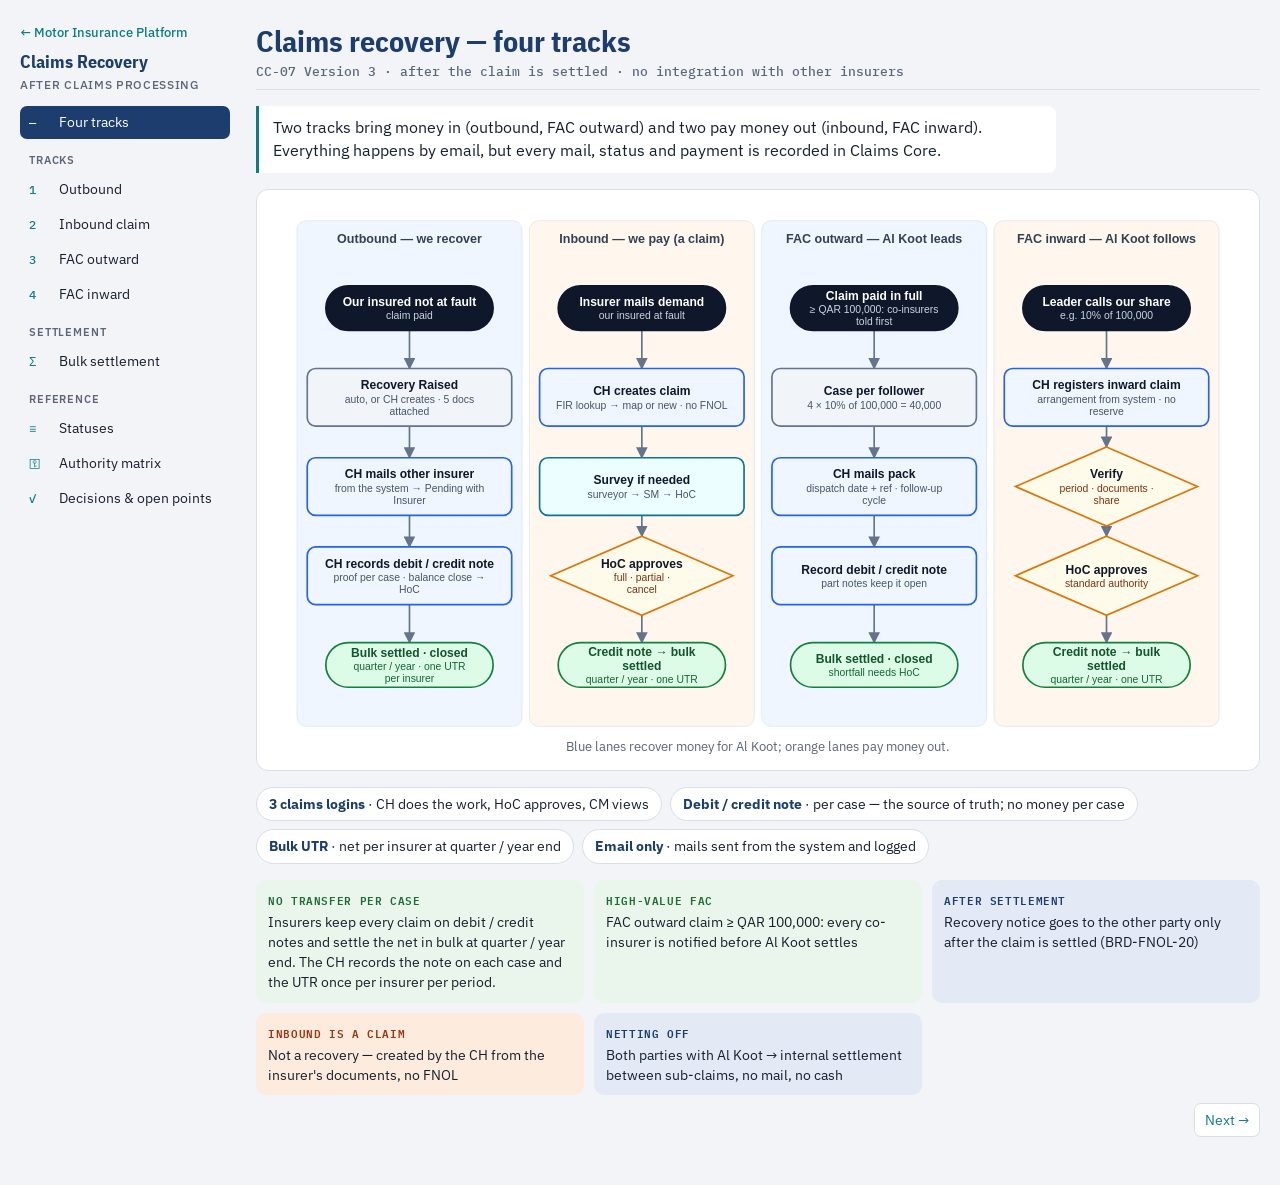
<file: flows/claims-recovery.html>
<!DOCTYPE html>
<html lang="en">
<head>
<meta charset="UTF-8">
<meta name="viewport" content="width=device-width, initial-scale=1.0, viewport-fit=cover">
<title>Claims Recovery Flow</title>
<link rel="stylesheet" href="https://fonts.googleapis.com/css2?family=IBM+Plex+Sans:wght@400;500;600;700&family=IBM+Plex+Sans+Condensed:wght@600;700&family=IBM+Plex+Mono:wght@500&display=swap">
<style>
/* Layout: step rail (tabs) + one step at a time. Order inside a step: workflow diagram → key rules (chips) → loops & edge cases (typed callouts) → authority matrix (collapsible). */
:root{
  --bg:#F2F4F7; --surface:#FFFFFF; --ink:#16202E; --muted:#5B6678; --line:#D9DEE7;
  --navy:#1C3D6E; --accent:#0E7C86; --accent-soft:#E2F3F4; --panel:#FFFFFF;
  --do:#1C3D6E; --do-bg:#E3EAF5; --appr:#7A4B00; --appr-bg:#FCEFD6; --view:#4C5566; --view-bg:#EDEFF3; --ask:#0E6B5C; --ask-bg:#DDF2EC; --no:#9AA3B2;
  --loop:#5B21B6; --loop-bg:#F1EAFE; --exc:#9A3412; --exc-bg:#FDEBDD; --rule:#1C3D6E; --rule-bg:#E3EAF5; --open:#9B1C1C; --open-bg:#FDECEC; --new:#1E6B34; --new-bg:#EAF6EC;
  --f-display:"IBM Plex Sans Condensed","Arial Narrow",Arial,sans-serif;
  --f-body:"IBM Plex Sans",-apple-system,"Segoe UI",Roboto,Arial,sans-serif;
  --f-mono:"IBM Plex Mono",ui-monospace,Consolas,monospace;
}
@media (prefers-color-scheme: dark){:root:not([data-theme="light"]){
  --bg:#0F151E; --surface:#172131; --ink:#E6EBF2; --muted:#9AA7BA; --line:#2A3648;
  --navy:#9DB8E6; --accent:#4FC3CC; --accent-soft:#163A40; --panel:#FFFFFF;
  --do:#C9D8F5; --do-bg:#24365A; --appr:#F6CF86; --appr-bg:#4A3510; --view:#C3CAD6; --view-bg:#283244; --ask:#8EE2CF; --ask-bg:#14433A; --no:#5E6A7D;
  --loop:#CDB6FB; --loop-bg:#2E2150; --exc:#F5B48A; --exc-bg:#4A2414; --rule:#C9D8F5; --rule-bg:#24365A; --open:#F4A3A3; --open-bg:#4A1A1A; --new:#93D8A5; --new-bg:#163322; color-scheme:dark}}
:root[data-theme="dark"]{
  --bg:#0F151E; --surface:#172131; --ink:#E6EBF2; --muted:#9AA7BA; --line:#2A3648;
  --navy:#9DB8E6; --accent:#4FC3CC; --accent-soft:#163A40; --panel:#FFFFFF;
  --do:#C9D8F5; --do-bg:#24365A; --appr:#F6CF86; --appr-bg:#4A3510; --view:#C3CAD6; --view-bg:#283244; --ask:#8EE2CF; --ask-bg:#14433A; --no:#5E6A7D;
  --loop:#CDB6FB; --loop-bg:#2E2150; --exc:#F5B48A; --exc-bg:#4A2414; --rule:#C9D8F5; --rule-bg:#24365A; --open:#F4A3A3; --open-bg:#4A1A1A; --new:#93D8A5; --new-bg:#163322; color-scheme:dark}
*{box-sizing:border-box}
body{background:var(--bg);color:var(--ink);font-family:var(--f-body);font-size:15px;line-height:1.5;margin:0}
.wrap{display:grid;grid-template-columns:210px minmax(0,1fr);gap:26px;max-width:1280px;margin:0 auto;padding-inline:20px;padding-block:24px 48px}
nav.rail{position:sticky;top:calc(env(safe-area-inset-top,0px) + 16px);align-self:start;display:flex;flex-direction:column;gap:2px}
.brand{font:700 18px/1.15 var(--f-display);color:var(--navy);margin-bottom:12px}
.brand small{display:block;font:500 11.5px var(--f-body);color:var(--muted);letter-spacing:.06em;text-transform:uppercase;margin-top:4px}
.sep{font:600 10.5px var(--f-body);letter-spacing:.08em;text-transform:uppercase;color:var(--muted);margin:12px 0 4px 9px}
nav.rail button{all:unset;cursor:pointer;display:flex;gap:10px;align-items:baseline;font-size:14px;padding:6px 9px;border-radius:7px;color:var(--ink)}
nav.rail button b{font:500 12px var(--f-mono);color:var(--accent);min-width:20px}
nav.rail button:hover{background:var(--accent-soft)}
nav.rail button:focus-visible{outline:2px solid var(--accent)}
nav.rail button[aria-selected="true"]{background:var(--navy);color:var(--surface)}
nav.rail button[aria-selected="true"] b{color:var(--surface)}
main{min-width:0}
section.tab{display:flex;flex-direction:column;gap:16px}
.head{display:flex;flex-wrap:wrap;align-items:baseline;gap:6px 16px;padding-bottom:10px;border-bottom:1px solid var(--line)}
.eyebrow{font:600 12px var(--f-mono);color:var(--accent)}
h1{font:700 30px/1.1 var(--f-display);margin:0;color:var(--navy);text-wrap:balance}
h3{font:600 12px var(--f-body);letter-spacing:.07em;text-transform:uppercase;color:var(--muted);margin:0}
h4{font:700 17px var(--f-display);color:var(--ink);margin:4px 0 0}
p{margin:0;max-width:75ch}
.status{font:500 12.5px var(--f-mono);color:var(--muted);flex-basis:100%}
.panel{background:var(--panel);border:1px solid var(--line);border-radius:12px;padding:14px;overflow-x:auto}
.panel svg{display:block;margin:0 auto;height:auto}
.panel .cap{font-size:12.5px;color:#5B6678;margin-top:6px;text-align:center}
.two{display:grid;grid-template-columns:repeat(2,minmax(0,1fr));gap:16px;align-items:start}
.keys{display:flex;flex-wrap:wrap;gap:8px}
.key{font-size:13.5px;padding:6px 12px;border-radius:999px;background:var(--surface);border:1px solid var(--line)}
.key b{color:var(--navy)}
.callouts{display:grid;grid-template-columns:repeat(auto-fill,minmax(260px,1fr));gap:10px}
.co{border-radius:10px;padding:10px 12px;font-size:13.5px;display:flex;flex-direction:column;gap:3px}
.co .k{font:600 10.5px var(--f-mono);letter-spacing:.06em;text-transform:uppercase}
.co.loop{background:var(--loop-bg);color:var(--loop)} .co.exc{background:var(--exc-bg);color:var(--exc)} .co.rule{background:var(--rule-bg);color:var(--rule)} .co.open{background:var(--open-bg);color:var(--open)} .co.new{background:var(--new-bg);color:var(--new)}
.co .t{color:var(--ink)}
details.auth{background:var(--surface);border:1px solid var(--line);border-radius:12px;padding:10px 14px}
details.auth summary{cursor:pointer;font:600 12px var(--f-body);letter-spacing:.07em;text-transform:uppercase;color:var(--muted);padding:4px 0}
details.auth[open] summary{margin-bottom:8px}
.card{background:var(--surface);border:1px solid var(--line);border-radius:12px;padding:16px;display:flex;flex-direction:column;gap:10px;min-width:0}
.grid3{display:grid;grid-template-columns:repeat(3,minmax(0,1fr));gap:14px}
ul.t{margin:0;padding-left:18px;display:flex;flex-direction:column;gap:3px;font-size:14px}
.tbl{overflow-x:auto}
table{border-collapse:collapse;width:100%;font-size:13.5px}
th,td{border-bottom:1px solid var(--line);padding:6px 8px;text-align:left;vertical-align:top}
th{font:600 11.5px var(--f-body);letter-spacing:.05em;text-transform:uppercase;color:var(--muted)}
td.c,th.c{text-align:center;white-space:nowrap;min-width:96px}
tr.grp td{background:var(--accent-soft);color:var(--accent);font:600 12px var(--f-body);letter-spacing:.05em;text-transform:uppercase}
.p{display:inline-block;font:600 11px var(--f-body);padding:2px 8px;border-radius:999px;letter-spacing:.02em}
.do{background:var(--do-bg);color:var(--do)} .ap{background:var(--appr-bg);color:var(--appr)} .vw{background:var(--view-bg);color:var(--view)} .ak{background:var(--ask-bg);color:var(--ask)} .no{color:var(--no)}
.pill-del{background:var(--open-bg);color:var(--open)} .pill-chg{background:var(--appr-bg);color:var(--appr)} .pill-new{background:var(--new-bg);color:var(--new)}
.legend{display:flex;flex-wrap:wrap;gap:12px;font-size:12.5px;color:var(--muted);align-items:center}
.lg{display:flex;flex-direction:column;gap:4px}
.pager{display:flex;justify-content:space-between;gap:10px;padding-top:8px}
.pager button{all:unset;cursor:pointer;font-size:13.5px;color:var(--accent);padding:6px 10px;border:1px solid var(--line);border-radius:7px;background:var(--surface)}
.pager button:focus-visible{outline:2px solid var(--accent)}
@media (max-width:900px){.wrap{grid-template-columns:minmax(0,1fr)} nav.rail{position:static;flex-direction:row;flex-wrap:wrap;gap:4px} .brand,.sep{width:100%} nav.rail button{border:1px solid var(--line);padding:4px 8px;font-size:13px} .two,.grid3{grid-template-columns:minmax(0,1fr)}}
.summary{font-size:15.5px;color:var(--ink);max-width:80ch;background:var(--surface);border-left:3px solid var(--accent);padding:10px 14px;border-radius:0 8px 8px 0} details.brief th{width:170px;white-space:nowrap}
</style>
<style>[hidden]{display:none!important} img{max-width:100%} .back{font:500 12.5px var(--f-body);color:var(--accent);text-decoration:none;display:inline-block;margin-bottom:10px} .back:hover{text-decoration:underline}</style>
</head>
<body>
<div class="wrap">
<nav class="rail" role="tablist" aria-label="Recovery tracks">
  <a class="back" href="../">← Motor Insurance Platform</a><div class="brand">Claims Recovery<small>After claims processing</small></div>
  <button role="tab" data-t="overview"><b>—</b>Four tracks</button>
  <div class="sep">Tracks</div>
  <button role="tab" data-t="out"><b>1</b>Outbound</button>
  <button role="tab" data-t="inb"><b>2</b>Inbound claim</button>
  <button role="tab" data-t="fco"><b>3</b>FAC outward</button>
  <button role="tab" data-t="fci"><b>4</b>FAC inward</button>
  <div class="sep">Settlement</div>
  <button role="tab" data-t="bulk"><b>Σ</b>Bulk settlement</button>
  <div class="sep">Reference</div>
  <button role="tab" data-t="statuses"><b>≡</b>Statuses</button>
  <button role="tab" data-t="matrix"><b>⚿</b>Authority matrix</button>
  <button role="tab" data-t="open"><b>✓</b>Decisions &amp; open points</button>
</nav>
<main>
<section class="tab" id="overview">
  <div class="head"><h1>Claims recovery — four tracks</h1><div class="status">CC-07 Version 3 · after the claim is settled · no integration with other insurers</div></div><p class="summary">Two tracks bring money in (outbound, FAC outward) and two pay money out (inbound, FAC inward). Everything happens by email, but every mail, status and payment is recorded in Claims Core.</p>
  
  <div class="panel"><svg xmlns="http://www.w3.org/2000/svg" role="img" aria-label="Flow diagram" style="width:100%;max-width:1048px" viewBox="0 0 1048 568"><rect width="100%" height="100%" fill="#FFFFFF"/><defs><marker id="mS_r0" viewBox="0 0 10 10" refX="9" refY="5" markerWidth="7" markerHeight="7" orient="auto-start-reverse"><path d="M0,0 L10,5 L0,10 z" fill="#64748B"/></marker><marker id="mG_r0" viewBox="0 0 10 10" refX="9" refY="5" markerWidth="7" markerHeight="7" orient="auto-start-reverse"><path d="M0,0 L10,5 L0,10 z" fill="#15803D"/></marker><marker id="mR_r0" viewBox="0 0 10 10" refX="9" refY="5" markerWidth="7" markerHeight="7" orient="auto-start-reverse"><path d="M0,0 L10,5 L0,10 z" fill="#DC2626"/></marker><marker id="mP_r0" viewBox="0 0 10 10" refX="9" refY="5" markerWidth="7" markerHeight="7" orient="auto-start-reverse"><path d="M0,0 L10,5 L0,10 z" fill="#7C3AED"/></marker></defs><rect x="28" y="18" width="242" height="544" rx="10" fill="#EFF6FF" stroke="#E2E8F0"/><text x="149" y="42" text-anchor="middle" font-family="Arial" font-size="13.5" font-weight="700" fill="#334155">Outbound — we recover</text><rect x="278" y="18" width="242" height="544" rx="10" fill="#FFF7ED" stroke="#E2E8F0"/><text x="399" y="42" text-anchor="middle" font-family="Arial" font-size="13.5" font-weight="700" fill="#334155">Inbound — we pay (a claim)</text><rect x="528" y="18" width="242" height="544" rx="10" fill="#EFF6FF" stroke="#E2E8F0"/><text x="649" y="42" text-anchor="middle" font-family="Arial" font-size="13.5" font-weight="700" fill="#334155">FAC outward — Al Koot leads</text><rect x="778" y="18" width="242" height="544" rx="10" fill="#FFF7ED" stroke="#E2E8F0"/><text x="899" y="42" text-anchor="middle" font-family="Arial" font-size="13.5" font-weight="700" fill="#334155">FAC inward — Al Koot follows</text><polyline points="149.0,136.0 149.0,148.0 149.0,156.5 149.0,156.5 149.0,165.0 149.0,177.0" fill="none" stroke="#64748B" stroke-width="1.8"  marker-end="url(#mS_r0)"/><polyline points="149.0,239.0 149.0,251.0 149.0,256.0 149.0,256.0 149.0,261.0 149.0,273.0" fill="none" stroke="#64748B" stroke-width="1.8"  marker-end="url(#mS_r0)"/><polyline points="149.0,335.0 149.0,347.0 149.0,352.0 149.0,352.0 149.0,357.0 149.0,369.0" fill="none" stroke="#64748B" stroke-width="1.8"  marker-end="url(#mS_r0)"/><polyline points="149.0,431.0 149.0,443.0 149.0,451.5 149.0,451.5 149.0,460.0 149.0,472.0" fill="none" stroke="#64748B" stroke-width="1.8"  marker-end="url(#mS_r0)"/><polyline points="399.0,136.0 399.0,148.0 399.0,156.5 399.0,156.5 399.0,165.0 399.0,177.0" fill="none" stroke="#64748B" stroke-width="1.8"  marker-end="url(#mS_r0)"/><polyline points="399.0,239.0 399.0,251.0 399.0,256.0 399.0,256.0 399.0,261.0 399.0,273.0" fill="none" stroke="#64748B" stroke-width="1.8"  marker-end="url(#mS_r0)"/><polyline points="399.0,335.0 399.0,347.0 399.0,346.3 399.0,346.3 399.0,345.5 399.0,357.5" fill="none" stroke="#64748B" stroke-width="1.8"  marker-end="url(#mS_r0)"/><polyline points="399.0,442.5 399.0,454.5 399.0,457.3 399.0,457.3 399.0,460.0 399.0,472.0" fill="none" stroke="#64748B" stroke-width="1.8"  marker-end="url(#mS_r0)"/><polyline points="649.0,136.0 649.0,148.0 649.0,156.5 649.0,156.5 649.0,165.0 649.0,177.0" fill="none" stroke="#64748B" stroke-width="1.8"  marker-end="url(#mS_r0)"/><polyline points="649.0,239.0 649.0,251.0 649.0,256.0 649.0,256.0 649.0,261.0 649.0,273.0" fill="none" stroke="#64748B" stroke-width="1.8"  marker-end="url(#mS_r0)"/><polyline points="649.0,335.0 649.0,347.0 649.0,352.0 649.0,352.0 649.0,357.0 649.0,369.0" fill="none" stroke="#64748B" stroke-width="1.8"  marker-end="url(#mS_r0)"/><polyline points="649.0,431.0 649.0,443.0 649.0,451.5 649.0,451.5 649.0,460.0 649.0,472.0" fill="none" stroke="#64748B" stroke-width="1.8"  marker-end="url(#mS_r0)"/><polyline points="899.0,136.0 899.0,148.0 899.0,156.5 899.0,156.5 899.0,165.0 899.0,177.0" fill="none" stroke="#64748B" stroke-width="1.8"  marker-end="url(#mS_r0)"/><polyline points="899.0,239.0 899.0,251.0 899.0,250.3 899.0,250.3 899.0,249.5 899.0,261.5" fill="none" stroke="#64748B" stroke-width="1.8"  marker-end="url(#mS_r0)"/><polyline points="899.0,346.5 899.0,358.5 899.0,352.0 899.0,352.0 899.0,345.5 899.0,357.5" fill="none" stroke="#64748B" stroke-width="1.8"  marker-end="url(#mS_r0)"/><polyline points="899.0,442.5 899.0,454.5 899.0,457.3 899.0,457.3 899.0,460.0 899.0,472.0" fill="none" stroke="#64748B" stroke-width="1.8"  marker-end="url(#mS_r0)"/><rect x="59" y="88" width="180" height="48" rx="24" fill="#0F172A" stroke="#0F172A" stroke-width="1.8"/><text x="149" y="109.7" text-anchor="middle" font-family="Arial" font-size="13.0" font-weight="700" fill="#FFFFFF">Our insured not at fault</text><text x="149" y="124.2" text-anchor="middle" font-family="Arial" font-size="11.2" fill="#CBD5E1">claim paid</text><rect x="39" y="177" width="220" height="62" rx="9" fill="#F1F5F9" stroke="#64748B" stroke-width="1.8"/><text x="149" y="199.2" text-anchor="middle" font-family="Arial" font-size="13.0" font-weight="700" fill="#0F172A">Recovery Raised</text><text x="149" y="213.7" text-anchor="middle" font-family="Arial" font-size="11.2" fill="#475569">auto, or CH creates · 5 docs</text><text x="149" y="226.7" text-anchor="middle" font-family="Arial" font-size="11.2" fill="#475569">attached</text><rect x="39" y="273" width="220" height="62" rx="9" fill="#EFF6FF" stroke="#2563EB" stroke-width="1.8"/><text x="149" y="295.2" text-anchor="middle" font-family="Arial" font-size="13.0" font-weight="700" fill="#0F172A">CH mails other insurer</text><text x="149" y="309.7" text-anchor="middle" font-family="Arial" font-size="11.2" fill="#475569">from the system → Pending with</text><text x="149" y="322.7" text-anchor="middle" font-family="Arial" font-size="11.2" fill="#475569">Insurer</text><rect x="39" y="369" width="220" height="62" rx="9" fill="#EFF6FF" stroke="#2563EB" stroke-width="1.8"/><text x="149" y="391.2" text-anchor="middle" font-family="Arial" font-size="13.0" font-weight="700" fill="#0F172A">CH records debit / credit note</text><text x="149" y="405.7" text-anchor="middle" font-family="Arial" font-size="11.2" fill="#475569">proof per case · balance close →</text><text x="149" y="418.7" text-anchor="middle" font-family="Arial" font-size="11.2" fill="#475569">HoC</text><rect x="59" y="472" width="180" height="48" rx="24" fill="#DCFCE7" stroke="#15803D" stroke-width="1.8"/><text x="149" y="487.2" text-anchor="middle" font-family="Arial" font-size="13.0" font-weight="700" fill="#14532D">Bulk settled · closed</text><text x="149" y="501.7" text-anchor="middle" font-family="Arial" font-size="11.2" fill="#166534">quarter / year · one UTR</text><text x="149" y="514.7" text-anchor="middle" font-family="Arial" font-size="11.2" fill="#166534">per insurer</text><rect x="309" y="88" width="180" height="48" rx="24" fill="#0F172A" stroke="#0F172A" stroke-width="1.8"/><text x="399" y="109.7" text-anchor="middle" font-family="Arial" font-size="13.0" font-weight="700" fill="#FFFFFF">Insurer mails demand</text><text x="399" y="124.2" text-anchor="middle" font-family="Arial" font-size="11.2" fill="#CBD5E1">our insured at fault</text><rect x="289" y="177" width="220" height="62" rx="9" fill="#EFF6FF" stroke="#2563EB" stroke-width="1.8"/><text x="399" y="205.7" text-anchor="middle" font-family="Arial" font-size="13.0" font-weight="700" fill="#0F172A">CH creates claim</text><text x="399" y="220.2" text-anchor="middle" font-family="Arial" font-size="11.2" fill="#475569">FIR lookup → map or new · no FNOL</text><rect x="289" y="273" width="220" height="62" rx="9" fill="#ECFEFF" stroke="#0E7490" stroke-width="1.8"/><text x="399" y="301.7" text-anchor="middle" font-family="Arial" font-size="13.0" font-weight="700" fill="#0F172A">Survey if needed</text><text x="399" y="316.2" text-anchor="middle" font-family="Arial" font-size="11.2" fill="#475569">surveyor → SM → HoC</text><polygon points="399,357.5 497,400 399,442.5 301,400" fill="#FFFBEB" stroke="#D97706" stroke-width="1.8"/><text x="399" y="391.2" text-anchor="middle" font-family="Arial" font-size="13.0" font-weight="700" fill="#0F172A">HoC approves</text><text x="399" y="405.7" text-anchor="middle" font-family="Arial" font-size="11.2" fill="#78350F">full · partial ·</text><text x="399" y="418.7" text-anchor="middle" font-family="Arial" font-size="11.2" fill="#78350F">cancel</text><rect x="309" y="472" width="180" height="48" rx="24" fill="#DCFCE7" stroke="#15803D" stroke-width="1.8"/><text x="399" y="486.4" text-anchor="middle" font-family="Arial" font-size="13.0" font-weight="700" fill="#14532D">Credit note → bulk</text><text x="399" y="500.9" text-anchor="middle" font-family="Arial" font-size="13.0" font-weight="700" fill="#14532D">settled</text><text x="399" y="515.5" text-anchor="middle" font-family="Arial" font-size="11.2" fill="#166534">quarter / year · one UTR</text><rect x="559" y="88" width="180" height="48" rx="24" fill="#0F172A" stroke="#0F172A" stroke-width="1.8"/><text x="649" y="103.2" text-anchor="middle" font-family="Arial" font-size="13.0" font-weight="700" fill="#FFFFFF">Claim paid in full</text><text x="649" y="117.7" text-anchor="middle" font-family="Arial" font-size="11.2" fill="#CBD5E1">≥ QAR 100,000: co-insurers</text><text x="649" y="130.7" text-anchor="middle" font-family="Arial" font-size="11.2" fill="#CBD5E1">told first</text><rect x="539" y="177" width="220" height="62" rx="9" fill="#F1F5F9" stroke="#64748B" stroke-width="1.8"/><text x="649" y="205.7" text-anchor="middle" font-family="Arial" font-size="13.0" font-weight="700" fill="#0F172A">Case per follower</text><text x="649" y="220.2" text-anchor="middle" font-family="Arial" font-size="11.2" fill="#475569">4 × 10% of 100,000 = 40,000</text><rect x="539" y="273" width="220" height="62" rx="9" fill="#EFF6FF" stroke="#2563EB" stroke-width="1.8"/><text x="649" y="295.2" text-anchor="middle" font-family="Arial" font-size="13.0" font-weight="700" fill="#0F172A">CH mails pack</text><text x="649" y="309.7" text-anchor="middle" font-family="Arial" font-size="11.2" fill="#475569">dispatch date + ref · follow-up</text><text x="649" y="322.7" text-anchor="middle" font-family="Arial" font-size="11.2" fill="#475569">cycle</text><rect x="539" y="369" width="220" height="62" rx="9" fill="#EFF6FF" stroke="#2563EB" stroke-width="1.8"/><text x="649" y="397.7" text-anchor="middle" font-family="Arial" font-size="13.0" font-weight="700" fill="#0F172A">Record debit / credit note</text><text x="649" y="412.2" text-anchor="middle" font-family="Arial" font-size="11.2" fill="#475569">part notes keep it open</text><rect x="559" y="472" width="180" height="48" rx="24" fill="#DCFCE7" stroke="#15803D" stroke-width="1.8"/><text x="649" y="493.7" text-anchor="middle" font-family="Arial" font-size="13.0" font-weight="700" fill="#14532D">Bulk settled · closed</text><text x="649" y="508.2" text-anchor="middle" font-family="Arial" font-size="11.2" fill="#166534">shortfall needs HoC</text><rect x="809" y="88" width="180" height="48" rx="24" fill="#0F172A" stroke="#0F172A" stroke-width="1.8"/><text x="899" y="109.7" text-anchor="middle" font-family="Arial" font-size="13.0" font-weight="700" fill="#FFFFFF">Leader calls our share</text><text x="899" y="124.2" text-anchor="middle" font-family="Arial" font-size="11.2" fill="#CBD5E1">e.g. 10% of 100,000</text><rect x="789" y="177" width="220" height="62" rx="9" fill="#EFF6FF" stroke="#2563EB" stroke-width="1.8"/><text x="899" y="199.2" text-anchor="middle" font-family="Arial" font-size="13.0" font-weight="700" fill="#0F172A">CH registers inward claim</text><text x="899" y="213.7" text-anchor="middle" font-family="Arial" font-size="11.2" fill="#475569">arrangement from system · no</text><text x="899" y="226.7" text-anchor="middle" font-family="Arial" font-size="11.2" fill="#475569">reserve</text><polygon points="899,261.5 997,304 899,346.5 801,304" fill="#FFFBEB" stroke="#D97706" stroke-width="1.8"/><text x="899" y="295.2" text-anchor="middle" font-family="Arial" font-size="13.0" font-weight="700" fill="#0F172A">Verify</text><text x="899" y="309.7" text-anchor="middle" font-family="Arial" font-size="11.2" fill="#78350F">period · documents ·</text><text x="899" y="322.7" text-anchor="middle" font-family="Arial" font-size="11.2" fill="#78350F">share</text><polygon points="899,357.5 997,400 899,442.5 801,400" fill="#FFFBEB" stroke="#D97706" stroke-width="1.8"/><text x="899" y="397.7" text-anchor="middle" font-family="Arial" font-size="13.0" font-weight="700" fill="#0F172A">HoC approves</text><text x="899" y="412.2" text-anchor="middle" font-family="Arial" font-size="11.2" fill="#78350F">standard authority</text><rect x="809" y="472" width="180" height="48" rx="24" fill="#DCFCE7" stroke="#15803D" stroke-width="1.8"/><text x="899" y="486.4" text-anchor="middle" font-family="Arial" font-size="13.0" font-weight="700" fill="#14532D">Credit note → bulk</text><text x="899" y="500.9" text-anchor="middle" font-family="Arial" font-size="13.0" font-weight="700" fill="#14532D">settled</text><text x="899" y="515.5" text-anchor="middle" font-family="Arial" font-size="11.2" fill="#166534">quarter / year · one UTR</text></svg><div class="cap">Blue lanes recover money for Al Koot; orange lanes pay money out.</div></div>
  <div class="keys"><span class="key"><b>3 claims logins</b> · CH does the work, HoC approves, CM views</span><span class="key"><b>Debit / credit note</b> · per case — the source of truth; no money per case</span><span class="key"><b>Bulk UTR</b> · net per insurer at quarter / year end</span><span class="key"><b>Email only</b> · mails sent from the system and logged</span></div>
  <div class="callouts"><div class="co new"><span class="k">No transfer per case</span><span class="t">Insurers keep every claim on debit / credit notes and settle the net in bulk at quarter / year end. The CH records the note on each case and the UTR once per insurer per period.</span></div><div class="co new"><span class="k">High-value FAC</span><span class="t">FAC outward claim ≥ QAR 100,000: every co-insurer is notified before Al Koot settles</span></div><div class="co rule"><span class="k">After settlement</span><span class="t">Recovery notice goes to the other party only after the claim is settled (BRD-FNOL-20)</span></div><div class="co exc"><span class="k">Inbound is a claim</span><span class="t">Not a recovery — created by the CH from the insurer's documents, no FNOL</span></div><div class="co rule"><span class="k">Netting Off</span><span class="t">Both parties with Al Koot → internal settlement between sub-claims, no mail, no cash</span></div></div>

</section>
<section class="tab" id="out" hidden>
  <div class="head"><span class="eyebrow">TRACK 1</span><h1>Outbound recovery</h1><div class="status">Recovery Raised → Pending with Insurer → Partially / Fully Recovered (DN / CN) → bulk settled → Closed</div></div><p class="summary">Al Koot's insured was not at fault. Once the claim is paid, Al Koot recovers the cost (paid × third-party liability %) from the other insurer by email, with the invoice, credit note, approved estimate, police report and subrogation letter. When the insurer agrees, the Claims Handler records a debit or credit note — no money moves per case; the net with each insurer is settled in bulk at quarter / year end.</p>
  
  <div class="panel"><svg xmlns="http://www.w3.org/2000/svg" role="img" aria-label="Flow diagram" style="width:100%;max-width:968px" viewBox="0 0 968 988"><rect width="100%" height="100%" fill="#FFFFFF"/><defs><marker id="mS_r1" viewBox="0 0 10 10" refX="9" refY="5" markerWidth="7" markerHeight="7" orient="auto-start-reverse"><path d="M0,0 L10,5 L0,10 z" fill="#64748B"/></marker><marker id="mG_r1" viewBox="0 0 10 10" refX="9" refY="5" markerWidth="7" markerHeight="7" orient="auto-start-reverse"><path d="M0,0 L10,5 L0,10 z" fill="#15803D"/></marker><marker id="mR_r1" viewBox="0 0 10 10" refX="9" refY="5" markerWidth="7" markerHeight="7" orient="auto-start-reverse"><path d="M0,0 L10,5 L0,10 z" fill="#DC2626"/></marker><marker id="mP_r1" viewBox="0 0 10 10" refX="9" refY="5" markerWidth="7" markerHeight="7" orient="auto-start-reverse"><path d="M0,0 L10,5 L0,10 z" fill="#7C3AED"/></marker></defs><rect x="28" y="18" width="682" height="964" rx="10" fill="#EFF6FF" stroke="#E2E8F0"/><text x="369" y="42" text-anchor="middle" font-family="Arial" font-size="13.5" font-weight="700" fill="#334155">Claims Core — system · Claims Handler</text><rect x="718" y="18" width="222" height="964" rx="10" fill="#ECFEFF" stroke="#E2E8F0"/><text x="829" y="42" text-anchor="middle" font-family="Arial" font-size="13.5" font-weight="700" fill="#334155">Other insurer (email)</text><polyline points="139.0,138.0 139.0,150.0 139.0,214.0 257.0,214.0 269.0,214.0" fill="none" stroke="#64748B" stroke-width="1.8"  marker-end="url(#mS_r1)"/><polyline points="369.0,145.0 369.0,157.0 369.0,164.0 369.0,164.0 369.0,171.0 369.0,183.0" fill="none" stroke="#64748B" stroke-width="1.8"  marker-end="url(#mS_r1)"/><polyline points="369.0,245.0 369.0,257.0 369.0,258.3 369.0,258.3 369.0,259.5 369.0,271.5" fill="none" stroke="#64748B" stroke-width="1.8"  marker-end="url(#mS_r1)"/><polyline points="271.0,314.0 259.0,314.0 255.0,314.0 255.0,314.0 251.0,314.0 239.0,314.0" fill="none" stroke="#DC2626" stroke-width="1.8"  marker-end="url(#mR_r1)"/><polyline points="369.0,356.5 369.0,368.5 369.0,369.8 369.0,369.8 369.0,371.0 369.0,383.0" fill="none" stroke="#15803D" stroke-width="1.8"  marker-end="url(#mG_r1)"/><polyline points="139.0,345.0 139.0,357.0 139.0,414.0 257.0,414.0 269.0,414.0" fill="none" stroke="#64748B" stroke-width="1.8"  marker-end="url(#mS_r1)"/><polyline points="469.0,414.0 481.0,414.0 599.0,414.0 599.0,414.0 717.0,414.0 729.0,414.0" fill="none" stroke="#64748B" stroke-width="1.8"  marker-end="url(#mS_r1)"/><polyline points="369.0,445.0 369.0,457.0 369.0,464.0 369.0,464.0 369.0,471.0 369.0,483.0" fill="none" stroke="#64748B" stroke-width="1.8"  marker-end="url(#mS_r1)"/><polyline points="829.0,445.0 829.0,457.0 829.0,464.0 829.0,464.0 829.0,471.0 829.0,483.0" fill="none" stroke="#64748B" stroke-width="1.8"  marker-end="url(#mS_r1)"/><polyline points="269.0,514.0 257.0,514.0 254.0,514.0 254.0,514.0 251.0,514.0 239.0,514.0" fill="none" stroke="#DC2626" stroke-width="1.8"  marker-end="url(#mR_r1)"/><polyline points="369.0,545.0 369.0,557.0 369.0,564.0 369.0,564.0 369.0,571.0 369.0,583.0" fill="none" stroke="#64748B" stroke-width="1.8"  marker-end="url(#mS_r1)"/><polyline points="829.0,545.0 829.0,557.0 829.0,614.0 481.0,614.0 469.0,614.0" fill="none" stroke="#64748B" stroke-width="1.8"  marker-end="url(#mS_r1)"/><polyline points="369.0,645.0 369.0,657.0 369.0,658.3 369.0,658.3 369.0,659.5 369.0,671.5" fill="none" stroke="#64748B" stroke-width="1.8"  marker-end="url(#mS_r1)"/><polyline points="467.0,714.0 479.0,714.0 483.0,714.0 483.0,714.0 487.0,714.0 499.0,714.0" fill="none" stroke="#DC2626" stroke-width="1.8"  marker-end="url(#mR_r1)"/><polyline points="369.0,756.5 369.0,768.5 369.0,769.8 369.0,769.8 369.0,771.0 369.0,783.0" fill="none" stroke="#15803D" stroke-width="1.8"  marker-end="url(#mG_r1)"/><polyline points="699.0,714.0 711.0,714.0 719.0,714.0 719.0,714.0 727.0,714.0 739.0,714.0" fill="none" stroke="#64748B" stroke-width="1.8"  marker-end="url(#mS_r1)"/><polyline points="599.0,683.0 599.0,671.0 599.0,514.0 481.0,514.0 469.0,514.0" fill="none" stroke="#7C3AED" stroke-width="1.8" stroke-dasharray="6 4" marker-end="url(#mP_r1)"/><polyline points="469.0,814.0 481.0,814.0 484.0,814.0 484.0,814.0 487.0,814.0 499.0,814.0" fill="none" stroke="#64748B" stroke-width="1.8"  marker-end="url(#mS_r1)"/><polyline points="599.0,845.0 599.0,857.0 599.0,867.5 599.0,867.5 599.0,878.0 599.0,890.0" fill="none" stroke="#64748B" stroke-width="1.8"  marker-end="url(#mS_r1)"/><rect x="49" y="90" width="180" height="48" rx="24" fill="#0F172A" stroke="#0F172A" stroke-width="1.8"/><text x="139" y="111.7" text-anchor="middle" font-family="Arial" font-size="13.0" font-weight="700" fill="#FFFFFF">Claim paid</text><text x="139" y="126.2" text-anchor="middle" font-family="Arial" font-size="11.2" fill="#CBD5E1">flag Recoverable</text><rect x="269" y="83" width="200" height="62" rx="9" fill="#EFF6FF" stroke="#2563EB" stroke-width="1.8"/><text x="369" y="111.7" text-anchor="middle" font-family="Arial" font-size="13.0" font-weight="700" fill="#0F172A">CH creates case manually</text><text x="369" y="126.2" text-anchor="middle" font-family="Arial" font-size="11.2" fill="#475569">search claim no. / FIR</text><rect x="269" y="183" width="200" height="62" rx="9" fill="#F1F5F9" stroke="#64748B" stroke-width="1.8"/><text x="369" y="205.2" text-anchor="middle" font-family="Arial" font-size="13.0" font-weight="700" fill="#0F172A">Recovery Raised</text><text x="369" y="219.7" text-anchor="middle" font-family="Arial" font-size="11.2" fill="#475569">docs auto-attached</text><text x="369" y="232.7" text-anchor="middle" font-family="Arial" font-size="11.2" fill="#475569">paid × TP liability %</text><polygon points="369,271.5 467,314 369,356.5 271,314" fill="#FFFBEB" stroke="#D97706" stroke-width="1.8"/><text x="369" y="311.7" text-anchor="middle" font-family="Arial" font-size="13.0" font-weight="700" fill="#0F172A">Pack complete?</text><text x="369" y="326.2" text-anchor="middle" font-family="Arial" font-size="11.2" fill="#78350F">5 documents</text><rect x="39" y="283" width="200" height="62" rx="9" fill="#EFF6FF" stroke="#2563EB" stroke-width="1.8"/><text x="139" y="318.2" text-anchor="middle" font-family="Arial" font-size="13.0" font-weight="700" fill="#0F172A">CH uploads missing document</text><rect x="269" y="383" width="200" height="62" rx="9" fill="#EFF6FF" stroke="#2563EB" stroke-width="1.8"/><text x="369" y="405.2" text-anchor="middle" font-family="Arial" font-size="13.0" font-weight="700" fill="#0F172A">Send mail from system</text><text x="369" y="419.7" text-anchor="middle" font-family="Arial" font-size="11.2" fill="#475569">to insurer · pack attached ·</text><text x="369" y="432.7" text-anchor="middle" font-family="Arial" font-size="11.2" fill="#475569">logged</text><rect x="729" y="383" width="200" height="62" rx="9" fill="#ECFEFF" stroke="#0E7490" stroke-width="1.8"/><text x="829" y="411.7" text-anchor="middle" font-family="Arial" font-size="13.0" font-weight="700" fill="#0F172A">Insurer reviews</text><text x="829" y="426.2" text-anchor="middle" font-family="Arial" font-size="11.2" fill="#475569">outside the system</text><rect x="269" y="483" width="200" height="62" rx="9" fill="#F1F5F9" stroke="#64748B" stroke-width="1.8"/><text x="369" y="511.7" text-anchor="middle" font-family="Arial" font-size="13.0" font-weight="700" fill="#0F172A">Pending with Insurer</text><text x="369" y="526.2" text-anchor="middle" font-family="Arial" font-size="11.2" fill="#475569">reminder task at 14 days</text><rect x="39" y="483" width="200" height="62" rx="9" fill="#FEF2F2" stroke="#DC2626" stroke-width="2.2"/><text x="139" y="511.7" text-anchor="middle" font-family="Arial" font-size="13.0" font-weight="700" fill="#7F1D1D">Cancelled</text><text x="139" y="526.2" text-anchor="middle" font-family="Arial" font-size="11.2" fill="#991B1B">reason · before any note</text><rect x="729" y="483" width="200" height="62" rx="9" fill="#ECFEFF" stroke="#0E7490" stroke-width="1.8"/><text x="829" y="505.2" text-anchor="middle" font-family="Arial" font-size="13.0" font-weight="700" fill="#0F172A">Insurer agrees</text><text x="829" y="519.7" text-anchor="middle" font-family="Arial" font-size="11.2" fill="#475569">issues a credit note or accepts</text><text x="829" y="532.7" text-anchor="middle" font-family="Arial" font-size="11.2" fill="#475569">our debit note</text><rect x="269" y="583" width="200" height="62" rx="9" fill="#EFF6FF" stroke="#2563EB" stroke-width="1.8"/><text x="369" y="597.9" text-anchor="middle" font-family="Arial" font-size="13.0" font-weight="700" fill="#0F172A">CH records debit / credit</text><text x="369" y="612.4" text-anchor="middle" font-family="Arial" font-size="13.0" font-weight="700" fill="#0F172A">note</text><text x="369" y="627.0" text-anchor="middle" font-family="Arial" font-size="11.2" fill="#475569">number · amount · date · signed</text><text x="369" y="640.0" text-anchor="middle" font-family="Arial" font-size="11.2" fill="#475569">note</text><polygon points="369,671.5 467,714 369,756.5 271,714" fill="#FFFBEB" stroke="#D97706" stroke-width="1.8"/><text x="369" y="710.9" text-anchor="middle" font-family="Arial" font-size="13.0" font-weight="700" fill="#0F172A">Full amount</text><text x="369" y="725.4" text-anchor="middle" font-family="Arial" font-size="13.0" font-weight="700" fill="#0F172A">noted?</text><rect x="499" y="683" width="200" height="62" rx="9" fill="#F1F5F9" stroke="#64748B" stroke-width="1.8"/><text x="599" y="711.7" text-anchor="middle" font-family="Arial" font-size="13.0" font-weight="700" fill="#0F172A">Partially Recovered</text><text x="599" y="726.2" text-anchor="middle" font-family="Arial" font-size="11.2" fill="#475569">balance outstanding</text><rect x="739" y="690" width="180" height="48" rx="24" fill="#DCFCE7" stroke="#15803D" stroke-width="1.8"/><text x="829" y="711.7" text-anchor="middle" font-family="Arial" font-size="13.0" font-weight="700" fill="#14532D">Closed – Partial</text><text x="829" y="726.2" text-anchor="middle" font-family="Arial" font-size="11.2" fill="#166534">CH requests · HoC approves</text><rect x="269" y="783" width="200" height="62" rx="9" fill="#F1F5F9" stroke="#64748B" stroke-width="1.8"/><text x="369" y="805.2" text-anchor="middle" font-family="Arial" font-size="13.0" font-weight="700" fill="#0F172A">Fully Recovered</text><text x="369" y="819.7" text-anchor="middle" font-family="Arial" font-size="11.2" fill="#475569">awaiting the quarter / year</text><text x="369" y="832.7" text-anchor="middle" font-family="Arial" font-size="11.2" fill="#475569">bulk settlement</text><rect x="509" y="890" width="180" height="48" rx="24" fill="#DCFCE7" stroke="#15803D" stroke-width="1.8"/><text x="599" y="905.2" text-anchor="middle" font-family="Arial" font-size="13.0" font-weight="700" fill="#14532D">Closed – Fully Recovered</text><text x="599" y="919.7" text-anchor="middle" font-family="Arial" font-size="11.2" fill="#166534">when the bulk UTR is</text><text x="599" y="932.7" text-anchor="middle" font-family="Arial" font-size="11.2" fill="#166534">recorded</text><rect x="499" y="783" width="200" height="62" rx="9" fill="#EFF6FF" stroke="#2563EB" stroke-width="1.8"/><text x="599" y="805.2" text-anchor="middle" font-family="Arial" font-size="13.0" font-weight="700" fill="#0F172A">Bulk settlement</text><text x="599" y="819.7" text-anchor="middle" font-family="Arial" font-size="11.2" fill="#475569">one UTR for the net with the</text><text x="599" y="832.7" text-anchor="middle" font-family="Arial" font-size="11.2" fill="#475569">insurer</text><rect x="120.1" y="172.2" width="37.8" height="19.52" rx="4" fill="#FFFFFF" stroke="#64748B" stroke-width="1"/><text x="139.0" y="185.8" text-anchor="middle" font-family="Arial" font-size="11.4" font-weight="600" fill="#64748B">auto</text><rect x="244.6" y="304.2" width="24.9" height="19.52" rx="4" fill="#FFFFFF" stroke="#DC2626" stroke-width="1"/><text x="257.0" y="317.8" text-anchor="middle" font-family="Arial" font-size="11.4" font-weight="600" fill="#DC2626">No</text><rect x="353.3" y="359.4" width="31.3" height="19.52" rx="4" fill="#FFFFFF" stroke="#15803D" stroke-width="1"/><text x="369.0" y="372.9" text-anchor="middle" font-family="Arial" font-size="11.4" font-weight="600" fill="#15803D">Yes</text><rect x="517.9" y="404.2" width="44.2" height="19.52" rx="4" fill="#FFFFFF" stroke="#64748B" stroke-width="1"/><text x="540.0" y="417.8" text-anchor="middle" font-family="Arial" font-size="11.4" font-weight="600" fill="#64748B">email</text><rect x="230.2" y="504.2" width="50.7" height="19.52" rx="4" fill="#FFFFFF" stroke="#DC2626" stroke-width="1"/><text x="255.5" y="517.8" text-anchor="middle" font-family="Arial" font-size="11.4" font-weight="600" fill="#DC2626">cancel</text><rect x="810.1" y="575.7" width="37.8" height="19.52" rx="4" fill="#FFFFFF" stroke="#64748B" stroke-width="1"/><text x="829.0" y="589.3" text-anchor="middle" font-family="Arial" font-size="11.4" font-weight="600" fill="#64748B">note</text><rect x="468.6" y="704.2" width="24.9" height="19.52" rx="4" fill="#FFFFFF" stroke="#DC2626" stroke-width="1"/><text x="481.0" y="717.8" text-anchor="middle" font-family="Arial" font-size="11.4" font-weight="600" fill="#DC2626">No</text><rect x="353.3" y="759.4" width="31.3" height="19.52" rx="4" fill="#FFFFFF" stroke="#15803D" stroke-width="1"/><text x="369.0" y="772.9" text-anchor="middle" font-family="Arial" font-size="11.4" font-weight="600" fill="#15803D">Yes</text><rect x="670.3" y="704.2" width="89.4" height="19.52" rx="4" fill="#FFFFFF" stroke="#64748B" stroke-width="1"/><text x="715.0" y="717.8" text-anchor="middle" font-family="Arial" font-size="11.4" font-weight="600" fill="#64748B">HoC approves</text><rect x="564.0" y="582.7" width="70.0" height="19.52" rx="4" fill="#FFFFFF" stroke="#7C3AED" stroke-width="1"/><text x="599.0" y="596.3" text-anchor="middle" font-family="Arial" font-size="11.4" font-weight="600" fill="#7C3AED">next note</text><rect x="444.3" y="804.2" width="76.5" height="19.52" rx="4" fill="#FFFFFF" stroke="#64748B" stroke-width="1"/><text x="482.5" y="817.8" text-anchor="middle" font-family="Arial" font-size="11.4" font-weight="600" fill="#64748B">period end</text></svg><div class="cap">Notes for the full amount mark the case Fully Recovered; it closes when the quarter / year bulk settlement (UTR) is recorded.</div></div>
  <div class="two">
    <div class="card"><div class="tbl"><table><tr><th>Record debit / credit note</th><th>Rule</th></tr><tr><td>Note type</td><td>Debit note (Al Koot raises) · credit note (insurer issues)</td></tr><tr><td>Note number</td><td>Mandatory · unique</td></tr><tr><td>Amount</td><td>Mandatory · ≤ outstanding</td></tr><tr><td>Note date</td><td>Mandatory</td></tr><tr><td>Issued by</td><td>Al Koot / the insurer</td></tr><tr><td>Signed note</td><td>Mandatory — the source of truth</td></tr><tr><td>Remarks</td><td>Optional</td></tr></table></div></div>
    <div class="card"><div class="tbl"><table><tr><th>Mail from the system</th><th>Rule</th></tr><tr><td>To</td><td>Insurer recovery mailbox (master), editable</td></tr><tr><td>Subject / body</td><td>Template with claim, FIR, fault %, amount, bank details</td></tr><tr><td>Attachments</td><td>5 documents, attached automatically</td></tr><tr><td>Send</td><td>Only when the 5 are present</td></tr><tr><td>After</td><td>Pending with Insurer · reminder task at 14 days</td></tr></table></div></div>
  </div>
  <div class="keys"><span class="key"><b>Auto</b> · raised when a Recoverable claim is paid</span><span class="key"><b>Manual</b> · CH creates from claim no. / FIR</span><span class="key"><b>Cash / total loss</b> · voucher + discharge replace the invoice</span></div>
  <div class="callouts"><div class="co loop"><span class="k">Partial note</span><span class="t">Case stays open for the balance → next note, or CH requests close → HoC approves (Close – Pending HoC)</span></div><div class="co exc"><span class="k">Cancel</span><span class="t">Only before any note · reason: liability changed, Netting Off, duplicate, claim withdrawn</span></div><div class="co rule"><span class="k">Dispute</span><span class="t">Motor: recorded as a remark on the case — no separate status</span></div><div class="co exc"><span class="k">Late note</span><span class="t">Note agreed after Closed – Partial → HoC reopens, note recorded</span></div><div class="co exc"><span class="k">Bounce</span><span class="t">Mail failure shows on the case → CH corrects the address and resends</span></div></div>
  <details class="auth"><summary>Authority matrix — Outbound</summary><div class="legend"><span class="p do">Doer</span>performs <span class="p ap">Approver</span>checker <span class="p ak">Can ask</span>sends back <span class="p vw">Viewer</span>read-only <span class="p no">—</span>no access</div><div class="tbl"><table><tr><th>Action</th><th class="c">Claims Handler</th><th class="c">Claims Manager</th><th class="c">Head of Claims</th><th>Outside Core</th></tr><tr><td>Case raised automatically (Recoverable claim paid)</td><td class="c"><span class="p vw">Viewer</span></td><td class="c"><span class="p vw">Viewer</span></td><td class="c"><span class="p vw">Viewer</span></td><td>System</td></tr><tr><td>Create case manually</td><td class="c"><span class="p do">Doer</span></td><td class="c"><span class="p vw">Viewer</span></td><td class="c"><span class="p do">Doer</span></td><td>—</td></tr><tr><td>Upload missing document</td><td class="c"><span class="p do">Doer</span></td><td class="c"><span class="p vw">Viewer</span></td><td class="c"><span class="p do">Doer</span></td><td>—</td></tr><tr><td>Send mail / reminder to the other insurer</td><td class="c"><span class="p do">Doer</span></td><td class="c"><span class="p vw">Viewer</span></td><td class="c"><span class="p do">Doer</span></td><td>Other insurer receives by email</td></tr><tr><td>Record debit / credit note (number, amount, signed note)</td><td class="c"><span class="p do">Doer</span></td><td class="c"><span class="p vw">Viewer</span></td><td class="c"><span class="p do">Doer</span></td><td>Insurer issues / accepts the note · no transfer per case</td></tr><tr><td>Request close with balance outstanding (reason)</td><td class="c"><span class="p do">Doer</span></td><td class="c"><span class="p vw">Viewer</span></td><td class="c"><span class="p do">Doer</span></td><td>—</td></tr><tr><td>Approve close with balance (Close – Partial)</td><td class="c"><span class="p no">—</span></td><td class="c"><span class="p vw">Viewer</span></td><td class="c"><span class="p ap">Approver</span></td><td>—</td></tr><tr><td>Cancel before any payment (reason)</td><td class="c"><span class="p do">Doer</span></td><td class="c"><span class="p vw">Viewer</span></td><td class="c"><span class="p do">Doer</span></td><td>—</td></tr><tr><td>Reopen a closed case (late payment)</td><td class="c"><span class="p no">—</span></td><td class="c"><span class="p vw">Viewer</span></td><td class="c"><span class="p do">Doer</span></td><td>—</td></tr></table></div></details>

</section>
<section class="tab" id="inb" hidden>
  <div class="head"><span class="eyebrow">TRACK 2</span><h1>Inbound — insurer-notified claim</h1><div class="status">Created by CH → optional survey → HoC approves → credit / debit note → bulk settled → Closed</div></div><p class="summary">Al Koot's insured was at fault and the other insurer mails a demand with its documents. Al Koot handles it as a direct claim: the FIR finds an existing claim to map to, or a new claim is created without FNOL. No garage, repair or LPO.</p>
  
  <div class="panel"><svg xmlns="http://www.w3.org/2000/svg" role="img" aria-label="Flow diagram" style="width:100%;max-width:968px" viewBox="0 0 968 872"><rect width="100%" height="100%" fill="#FFFFFF"/><defs><marker id="mS_r2" viewBox="0 0 10 10" refX="9" refY="5" markerWidth="7" markerHeight="7" orient="auto-start-reverse"><path d="M0,0 L10,5 L0,10 z" fill="#64748B"/></marker><marker id="mG_r2" viewBox="0 0 10 10" refX="9" refY="5" markerWidth="7" markerHeight="7" orient="auto-start-reverse"><path d="M0,0 L10,5 L0,10 z" fill="#15803D"/></marker><marker id="mR_r2" viewBox="0 0 10 10" refX="9" refY="5" markerWidth="7" markerHeight="7" orient="auto-start-reverse"><path d="M0,0 L10,5 L0,10 z" fill="#DC2626"/></marker><marker id="mP_r2" viewBox="0 0 10 10" refX="9" refY="5" markerWidth="7" markerHeight="7" orient="auto-start-reverse"><path d="M0,0 L10,5 L0,10 z" fill="#7C3AED"/></marker></defs><rect x="28" y="18" width="222" height="848" rx="10" fill="#ECFEFF" stroke="#E2E8F0"/><text x="139" y="42" text-anchor="middle" font-family="Arial" font-size="13.5" font-weight="700" fill="#334155">Other insurer (email)</text><rect x="258" y="18" width="452" height="848" rx="10" fill="#EFF6FF" stroke="#E2E8F0"/><text x="484" y="42" text-anchor="middle" font-family="Arial" font-size="13.5" font-weight="700" fill="#334155">Claims Core — CH · HoC</text><rect x="718" y="18" width="222" height="848" rx="10" fill="#F5F3FF" stroke="#E2E8F0"/><text x="829" y="42" text-anchor="middle" font-family="Arial" font-size="13.5" font-weight="700" fill="#334155">Surveyor portal</text><polyline points="229.0,113.0 241.0,113.0 249.0,113.0 249.0,113.0 257.0,113.0 269.0,113.0" fill="none" stroke="#64748B" stroke-width="1.8"  marker-end="url(#mS_r2)"/><polyline points="369.0,144.0 369.0,156.0 369.0,156.3 369.0,156.3 369.0,156.5 369.0,168.5" fill="none" stroke="#64748B" stroke-width="1.8"  marker-end="url(#mS_r2)"/><polyline points="467.0,211.0 479.0,211.0 483.0,211.0 483.0,211.0 487.0,211.0 499.0,211.0" fill="none" stroke="#15803D" stroke-width="1.8"  marker-end="url(#mG_r2)"/><polyline points="369.0,253.5 369.0,265.5 369.0,265.8 369.0,265.8 369.0,266.0 369.0,278.0" fill="none" stroke="#DC2626" stroke-width="1.8"  marker-end="url(#mR_r2)"/><polyline points="369.0,340.0 369.0,352.0 369.0,352.3 369.0,352.3 369.0,352.5 369.0,364.5" fill="none" stroke="#64748B" stroke-width="1.8"  marker-end="url(#mS_r2)"/><polyline points="599.0,242.0 599.0,254.0 599.0,352.0 369.0,352.0 369.0,352.5 369.0,364.5" fill="none" stroke="#64748B" stroke-width="1.8"  marker-end="url(#mS_r2)"/><polyline points="467.0,407.0 479.0,407.0 483.0,407.0 483.0,407.0 487.0,407.0 499.0,407.0" fill="none" stroke="#15803D" stroke-width="1.8"  marker-end="url(#mG_r2)"/><polyline points="699.0,407.0 711.0,407.0 714.0,407.0 714.0,407.0 717.0,407.0 729.0,407.0" fill="none" stroke="#64748B" stroke-width="1.8"  marker-end="url(#mS_r2)"/><polyline points="829.0,438.0 829.0,450.0 829.0,450.3 829.0,450.3 829.0,450.5 829.0,462.5" fill="none" stroke="#64748B" stroke-width="1.8"  marker-end="url(#mS_r2)"/><polyline points="829.0,547.5 829.0,559.5 829.0,554.0 829.0,554.0 829.0,548.5 829.0,560.5" fill="none" stroke="#15803D" stroke-width="1.8"  marker-end="url(#mG_r2)"/><polyline points="731.0,603.0 719.0,603.0 600.0,603.0 600.0,603.0 481.0,603.0 469.0,603.0" fill="none" stroke="#15803D" stroke-width="1.8"  marker-end="url(#mG_r2)"/><polyline points="369.0,449.5 369.0,461.5 369.0,510.8 369.0,510.8 369.0,560.0 369.0,572.0" fill="none" stroke="#DC2626" stroke-width="1.8"  marker-end="url(#mR_r2)"/><polyline points="369.0,634.0 369.0,646.0 369.0,646.3 369.0,646.3 369.0,646.5 369.0,658.5" fill="none" stroke="#64748B" stroke-width="1.8"  marker-end="url(#mS_r2)"/><polyline points="467.0,701.0 479.0,701.0 483.0,701.0 483.0,701.0 487.0,701.0 499.0,701.0" fill="none" stroke="#DC2626" stroke-width="1.8"  marker-end="url(#mR_r2)"/><polyline points="369.0,743.5 369.0,755.5 369.0,755.8 369.0,755.8 369.0,756.0 369.0,768.0" fill="none" stroke="#15803D" stroke-width="1.8"  marker-end="url(#mG_r2)"/><polyline points="271.0,701.0 259.0,701.0 258.0,701.0 258.0,603.0 257.0,603.0 269.0,603.0" fill="none" stroke="#7C3AED" stroke-width="1.8" stroke-dasharray="6 4" marker-end="url(#mP_r2)"/><polyline points="469.0,799.0 481.0,799.0 489.0,799.0 489.0,799.0 497.0,799.0 509.0,799.0" fill="none" stroke="#64748B" stroke-width="1.8"  marker-end="url(#mS_r2)"/><rect x="49" y="89" width="180" height="48" rx="24" fill="#0F172A" stroke="#0F172A" stroke-width="1.8"/><text x="139" y="110.7" text-anchor="middle" font-family="Arial" font-size="13.0" font-weight="700" fill="#FFFFFF">Insurer mails demand</text><text x="139" y="125.2" text-anchor="middle" font-family="Arial" font-size="11.2" fill="#CBD5E1">+ 5 documents</text><rect x="269" y="82" width="200" height="62" rx="9" fill="#EFF6FF" stroke="#2563EB" stroke-width="1.8"/><text x="369" y="110.7" text-anchor="middle" font-family="Arial" font-size="13.0" font-weight="700" fill="#0F172A">CH: New inbound claim</text><text x="369" y="125.2" text-anchor="middle" font-family="Arial" font-size="11.2" fill="#475569">enter FIR number</text><polygon points="369,168.5 467,211 369,253.5 271,211" fill="#FFFBEB" stroke="#D97706" stroke-width="1.8"/><text x="369" y="207.9" text-anchor="middle" font-family="Arial" font-size="13.0" font-weight="700" fill="#0F172A">Claim exists for</text><text x="369" y="222.4" text-anchor="middle" font-family="Arial" font-size="13.0" font-weight="700" fill="#0F172A">FIR?</text><rect x="499" y="180" width="200" height="62" rx="9" fill="#F1F5F9" stroke="#64748B" stroke-width="1.8"/><text x="599" y="208.7" text-anchor="middle" font-family="Arial" font-size="13.0" font-weight="700" fill="#0F172A">Map to that claim ID</text><text x="599" y="223.2" text-anchor="middle" font-family="Arial" font-size="11.2" fill="#475569">joins its TP component</text><rect x="269" y="278" width="200" height="62" rx="9" fill="#EFF6FF" stroke="#2563EB" stroke-width="1.8"/><text x="369" y="300.2" text-anchor="middle" font-family="Arial" font-size="13.0" font-weight="700" fill="#0F172A">Create claim directly</text><text x="369" y="314.7" text-anchor="middle" font-family="Arial" font-size="11.2" fill="#475569">no FNOL · flag Insurer-notified</text><text x="369" y="327.7" text-anchor="middle" font-family="Arial" font-size="11.2" fill="#475569">· documents attached</text><polygon points="369,364.5 467,407 369,449.5 271,407" fill="#FFFBEB" stroke="#D97706" stroke-width="1.8"/><text x="369" y="404.7" text-anchor="middle" font-family="Arial" font-size="13.0" font-weight="700" fill="#0F172A">Survey needed?</text><text x="369" y="419.2" text-anchor="middle" font-family="Arial" font-size="11.2" fill="#78350F">CH, by severity</text><rect x="499" y="376" width="200" height="62" rx="9" fill="#EFF6FF" stroke="#2563EB" stroke-width="1.8"/><text x="599" y="398.2" text-anchor="middle" font-family="Arial" font-size="13.0" font-weight="700" fill="#0F172A">Allocate surveyor</text><text x="599" y="412.7" text-anchor="middle" font-family="Arial" font-size="11.2" fill="#475569">estimate · invoice · claim</text><text x="599" y="425.7" text-anchor="middle" font-family="Arial" font-size="11.2" fill="#475569">details</text><rect x="729" y="376" width="200" height="62" rx="9" fill="#ECFEFF" stroke="#0E7490" stroke-width="1.8"/><text x="829" y="398.2" text-anchor="middle" font-family="Arial" font-size="13.0" font-weight="700" fill="#0F172A">Surveyor reports</text><text x="829" y="412.7" text-anchor="middle" font-family="Arial" font-size="11.2" fill="#475569">any survey type · minimal</text><text x="829" y="425.7" text-anchor="middle" font-family="Arial" font-size="11.2" fill="#475569">report</text><polygon points="829,462.5 927,505 829,547.5 731,505" fill="#FFFBEB" stroke="#D97706" stroke-width="1.8"/><text x="829" y="502.7" text-anchor="middle" font-family="Arial" font-size="13.0" font-weight="700" fill="#0F172A">Surveyor Manager</text><text x="829" y="517.2" text-anchor="middle" font-family="Arial" font-size="11.2" fill="#78350F">approve / return</text><polygon points="829,560.5 927,603 829,645.5 731,603" fill="#FFFBEB" stroke="#D97706" stroke-width="1.8"/><text x="829" y="594.2" text-anchor="middle" font-family="Arial" font-size="13.0" font-weight="700" fill="#0F172A">Head of Claims</text><text x="829" y="608.7" text-anchor="middle" font-family="Arial" font-size="11.2" fill="#78350F">approve / ask</text><text x="829" y="621.7" text-anchor="middle" font-family="Arial" font-size="11.2" fill="#78350F">changes</text><rect x="269" y="572" width="200" height="62" rx="9" fill="#EFF6FF" stroke="#2563EB" stroke-width="1.8"/><text x="369" y="594.2" text-anchor="middle" font-family="Arial" font-size="13.0" font-weight="700" fill="#0F172A">CH proposes settlement</text><text x="369" y="608.7" text-anchor="middle" font-family="Arial" font-size="11.2" fill="#475569">full · partial · cancel ·</text><text x="369" y="621.7" text-anchor="middle" font-family="Arial" font-size="11.2" fill="#475569">remarks</text><polygon points="369,658.5 467,701 369,743.5 271,701" fill="#FFFBEB" stroke="#D97706" stroke-width="1.8"/><text x="369" y="697.9" text-anchor="middle" font-family="Arial" font-size="13.0" font-weight="700" fill="#0F172A">Head of Claims</text><text x="369" y="712.4" text-anchor="middle" font-family="Arial" font-size="13.0" font-weight="700" fill="#0F172A">approves?</text><rect x="499" y="670" width="200" height="62" rx="9" fill="#FEF2F2" stroke="#DC2626" stroke-width="2.2"/><text x="599" y="698.7" text-anchor="middle" font-family="Arial" font-size="13.0" font-weight="700" fill="#7F1D1D">Closed – Cancelled</text><text x="599" y="713.2" text-anchor="middle" font-family="Arial" font-size="11.2" fill="#991B1B">reason recorded</text><rect x="269" y="768" width="200" height="62" rx="9" fill="#EFF6FF" stroke="#2563EB" stroke-width="1.8"/><text x="369" y="782.9" text-anchor="middle" font-family="Arial" font-size="13.0" font-weight="700" fill="#0F172A">CH records credit / debit</text><text x="369" y="797.4" text-anchor="middle" font-family="Arial" font-size="13.0" font-weight="700" fill="#0F172A">note</text><text x="369" y="812.0" text-anchor="middle" font-family="Arial" font-size="11.2" fill="#475569">approved amount payable ·</text><text x="369" y="825.0" text-anchor="middle" font-family="Arial" font-size="11.2" fill="#475569">reserve → 0</text><rect x="509" y="775" width="180" height="48" rx="24" fill="#DCFCE7" stroke="#15803D" stroke-width="1.8"/><text x="599" y="790.2" text-anchor="middle" font-family="Arial" font-size="13.0" font-weight="700" fill="#14532D">Bulk settlement</text><text x="599" y="804.7" text-anchor="middle" font-family="Arial" font-size="11.2" fill="#166534">quarter / year · one UTR →</text><text x="599" y="817.7" text-anchor="middle" font-family="Arial" font-size="11.2" fill="#166534">Closed – Settled</text><rect x="222.9" y="103.2" width="44.2" height="19.52" rx="4" fill="#FFFFFF" stroke="#64748B" stroke-width="1"/><text x="245.0" y="116.8" text-anchor="middle" font-family="Arial" font-size="11.4" font-weight="600" fill="#64748B">email</text><rect x="465.3" y="201.2" width="31.3" height="19.52" rx="4" fill="#FFFFFF" stroke="#15803D" stroke-width="1"/><text x="481.0" y="214.8" text-anchor="middle" font-family="Arial" font-size="11.4" font-weight="600" fill="#15803D">Yes</text><rect x="356.6" y="255.9" width="24.9" height="19.52" rx="4" fill="#FFFFFF" stroke="#DC2626" stroke-width="1"/><text x="369.0" y="269.4" text-anchor="middle" font-family="Arial" font-size="11.4" font-weight="600" fill="#DC2626">No</text><rect x="465.3" y="397.2" width="31.3" height="19.52" rx="4" fill="#FFFFFF" stroke="#15803D" stroke-width="1"/><text x="481.0" y="410.8" text-anchor="middle" font-family="Arial" font-size="11.4" font-weight="600" fill="#15803D">Yes</text><rect x="800.4" y="547.0" width="57.1" height="19.52" rx="4" fill="#FFFFFF" stroke="#15803D" stroke-width="1"/><text x="829.0" y="560.5" text-anchor="middle" font-family="Arial" font-size="11.4" font-weight="600" fill="#15803D">approve</text><rect x="627.7" y="593.2" width="63.6" height="19.52" rx="4" fill="#FFFFFF" stroke="#15803D" stroke-width="1"/><text x="659.5" y="606.8" text-anchor="middle" font-family="Arial" font-size="11.4" font-weight="600" fill="#15803D">approved</text><rect x="356.6" y="476.4" width="24.9" height="19.52" rx="4" fill="#FFFFFF" stroke="#DC2626" stroke-width="1"/><text x="369.0" y="489.9" text-anchor="middle" font-family="Arial" font-size="11.4" font-weight="600" fill="#DC2626">No</text><rect x="455.7" y="691.2" width="50.7" height="19.52" rx="4" fill="#FFFFFF" stroke="#DC2626" stroke-width="1"/><text x="481.0" y="704.8" text-anchor="middle" font-family="Arial" font-size="11.4" font-weight="600" fill="#DC2626">cancel</text><rect x="317.9" y="745.9" width="102.3" height="19.52" rx="4" fill="#FFFFFF" stroke="#15803D" stroke-width="1"/><text x="369.0" y="759.4" text-anchor="middle" font-family="Arial" font-size="11.4" font-weight="600" fill="#15803D">full / partial</text><rect x="233.2" y="691.2" width="50.7" height="19.52" rx="4" fill="#FFFFFF" stroke="#7C3AED" stroke-width="1"/><text x="258.5" y="704.8" text-anchor="middle" font-family="Arial" font-size="11.4" font-weight="600" fill="#7C3AED">return</text></svg><div class="cap">Survey uses the same maker-checker as the claims journey: surveyor → Surveyor Manager → Head of Claims.</div></div>
  <div class="two">
    <div class="card"><div class="tbl"><table><tr><th>Create the claim</th><th>Rule</th></tr><tr><td>FIR number</td><td>Mandatory · lookup; several matches → CH picks</td></tr><tr><td>Demanding insurer · their ref</td><td>Mandatory · duplicate ref flagged</td></tr><tr><td>Demand amount · received on</td><td>Mandatory</td></tr><tr><td>Demand mail</td><td>Mandatory (.eml / .msg / .pdf)</td></tr><tr><td>Our policy, incident</td><td>New claim only · from policy search and FIR</td></tr><tr><td>Severity (TP)</td><td>Sets the band reserve (CC-04)</td></tr><tr><td>Documents</td><td>Invoice, estimate, police report, subrogation · credit note where issued</td></tr></table></div></div>
    <div class="card"><div class="tbl"><table><tr><th>Survey &amp; settlement</th><th>Rule</th></tr><tr><td>Survey needed?</td><td>CH, by severity</td></tr><tr><td>Surveyor gets</td><td>Estimate, invoice, claim details</td></tr><tr><td>Short report</td><td>Assessed amount · pay full / partial / not payable · remarks</td></tr><tr><td>Decision</td><td>Full · Partial · Cancel (reason for partial / cancel)</td></tr><tr><td>Approval</td><td>Head of Claims; return with comment</td></tr><tr><td>Payment</td><td>CH records the credit / debit note (approved amount) · net settled in the quarter / year bulk settlement (UTR) → Closed – Settled</td></tr></table></div></div>
  </div>
  <div class="keys"><span class="key"><b>Flag</b> · Insurer-notified</span><span class="key"><b>ID</b> · AK-CLM-YYYY-NNNNNNNN</span><span class="key"><b>Reserve</b> · band → approved amount → zero on the note</span></div>
  <div class="callouts"><div class="co exc"><span class="k">Mapped to a closed claim</span><span class="t">CH requests reopen (CC-06 rule) before proposing settlement</span></div><div class="co exc"><span class="k">Our FIR says not at fault</span><span class="t">Warning — the only option is Cancel (reason: not liable)</span></div><div class="co loop"><span class="k">Return loops</span><span class="t">SM returns report · HoC asks changes · HoC returns settlement</span></div></div>
  <details class="auth"><summary>Authority matrix — Inbound (insurer-notified claim)</summary><div class="legend"><span class="p do">Doer</span>performs <span class="p ap">Approver</span>checker <span class="p ak">Can ask</span>sends back <span class="p vw">Viewer</span>read-only <span class="p no">—</span>no access</div><div class="tbl"><table><tr><th>Action</th><th class="c">Claims Handler</th><th class="c">Claims Manager</th><th class="c">Head of Claims</th><th>Outside Core</th></tr><tr><td>New inbound claim — FIR lookup, map or create</td><td class="c"><span class="p do">Doer</span></td><td class="c"><span class="p vw">Viewer</span></td><td class="c"><span class="p do">Doer</span></td><td>—</td></tr><tr><td>Decide survey needed</td><td class="c"><span class="p do">Doer</span></td><td class="c"><span class="p vw">Viewer</span></td><td class="c"><span class="p do">Doer</span></td><td>—</td></tr><tr><td>Allocate surveyor</td><td class="c"><span class="p do">Doer</span></td><td class="c"><span class="p vw">Viewer</span></td><td class="c"><span class="p do">Doer</span></td><td>Surveyor reports</td></tr><tr><td>Survey report</td><td class="c"><span class="p vw">Viewer</span></td><td class="c"><span class="p ak">Can ask</span></td><td class="c"><span class="p ap">Approver</span></td><td>Surveyor Manager approves first</td></tr><tr><td>Propose settlement — full / partial / cancel</td><td class="c"><span class="p do">Doer</span></td><td class="c"><span class="p vw">Viewer</span></td><td class="c"><span class="p vw">Viewer</span></td><td>—</td></tr><tr><td>Approve settlement or return</td><td class="c"><span class="p no">—</span></td><td class="c"><span class="p vw">Viewer</span></td><td class="c"><span class="p ap">Approver</span></td><td>—</td></tr><tr><td>Record credit / debit note for the approved amount</td><td class="c"><span class="p do">Doer</span></td><td class="c"><span class="p vw">Viewer</span></td><td class="c"><span class="p do">Doer</span></td><td>Finance notified · no transfer per claim</td></tr><tr><td>Close the claim</td><td class="c"><span class="p do">Doer</span></td><td class="c"><span class="p vw">Viewer</span></td><td class="c"><span class="p do">Doer</span></td><td>—</td></tr></table></div></details>

</section>
<section class="tab" id="fco" hidden>
  <div class="head"><span class="eyebrow">TRACK 3</span><h1>Facultative outward</h1><div class="status">Flag at registration → high-value notice before settlement → case per follower → DN / CN → bulk settled</div></div><p class="summary">Al Koot is the leader: it insures the vehicle together with other insurers (followers) to reduce its risk. When a claim is paid, Al Koot pays the full amount and recovers each follower's share — one case per follower. A claim of QAR 100,000 or more is notified to every co-insurer before Al Koot settles it. Each share is marked by a debit / credit note and settled in bulk with the follower at quarter / year end. The claim journey does not change (BRD Workflow 10 calls the followers reinsurers).</p>
  
  <h4>Example — Al Koot 60% + four followers × 10%, our insured at fault, Al Koot pays QAR 100,000</h4>
  <div class="card"><div class="tbl"><table><tr><th>Party</th><th>Share</th><th>On a QAR 100,000 claim</th></tr><tr><td>Al Koot (leader)</td><td>60%</td><td>Pays the full QAR 100,000</td></tr><tr><td>Follower 1 · 2 · 3 · 4</td><td>10% each</td><td>Owes QAR 10,000 each</td></tr><tr><td>Al Koot recovers</td><td>40%</td><td>QAR 40,000 (4 cases)</td></tr></table></div></div>
  <div class="panel"><svg xmlns="http://www.w3.org/2000/svg" role="img" aria-label="Flow diagram" style="width:100%;max-width:968px" viewBox="0 0 968 774"><rect width="100%" height="100%" fill="#FFFFFF"/><defs><marker id="mS_r3" viewBox="0 0 10 10" refX="9" refY="5" markerWidth="7" markerHeight="7" orient="auto-start-reverse"><path d="M0,0 L10,5 L0,10 z" fill="#64748B"/></marker><marker id="mG_r3" viewBox="0 0 10 10" refX="9" refY="5" markerWidth="7" markerHeight="7" orient="auto-start-reverse"><path d="M0,0 L10,5 L0,10 z" fill="#15803D"/></marker><marker id="mR_r3" viewBox="0 0 10 10" refX="9" refY="5" markerWidth="7" markerHeight="7" orient="auto-start-reverse"><path d="M0,0 L10,5 L0,10 z" fill="#DC2626"/></marker><marker id="mP_r3" viewBox="0 0 10 10" refX="9" refY="5" markerWidth="7" markerHeight="7" orient="auto-start-reverse"><path d="M0,0 L10,5 L0,10 z" fill="#7C3AED"/></marker></defs><rect x="28" y="18" width="682" height="750" rx="10" fill="#EFF6FF" stroke="#E2E8F0"/><text x="369" y="42" text-anchor="middle" font-family="Arial" font-size="13.5" font-weight="700" fill="#334155">Claims Core — system · CH · HoC</text><rect x="718" y="18" width="222" height="750" rx="10" fill="#ECFEFF" stroke="#E2E8F0"/><text x="829" y="42" text-anchor="middle" font-family="Arial" font-size="13.5" font-weight="700" fill="#334155">Follower insurers (email)</text><polyline points="229.0,113.0 241.0,113.0 249.0,113.0 249.0,113.0 257.0,113.0 269.0,113.0" fill="none" stroke="#64748B" stroke-width="1.8"  marker-end="url(#mS_r3)"/><polyline points="469.0,113.0 481.0,113.0 484.0,113.0 484.0,113.0 487.0,113.0 499.0,113.0" fill="none" stroke="#64748B" stroke-width="1.8"  marker-end="url(#mS_r3)"/><polyline points="599.0,144.0 599.0,156.0 599.0,162.0 599.0,162.0 599.0,168.0 599.0,180.0" fill="none" stroke="#64748B" stroke-width="1.8"  marker-end="url(#mS_r3)"/><polyline points="499.0,211.0 487.0,211.0 483.0,211.0 483.0,211.0 479.0,211.0 467.0,211.0" fill="none" stroke="#64748B" stroke-width="1.8"  marker-end="url(#mS_r3)"/><polyline points="271.0,211.0 259.0,211.0 255.0,211.0 255.0,211.0 251.0,211.0 239.0,211.0" fill="none" stroke="#DC2626" stroke-width="1.8"  marker-end="url(#mR_r3)"/><polyline points="369.0,253.5 369.0,265.5 369.0,265.8 369.0,265.8 369.0,266.0 369.0,278.0" fill="none" stroke="#15803D" stroke-width="1.8"  marker-end="url(#mG_r3)"/><polyline points="139.0,242.0 139.0,254.0 139.0,309.0 257.0,309.0 269.0,309.0" fill="none" stroke="#64748B" stroke-width="1.8"  marker-end="url(#mS_r3)"/><polyline points="469.0,309.0 481.0,309.0 599.0,309.0 599.0,309.0 717.0,309.0 729.0,309.0" fill="none" stroke="#64748B" stroke-width="1.8"  marker-end="url(#mS_r3)"/><polyline points="369.0,340.0 369.0,352.0 369.0,358.0 369.0,358.0 369.0,364.0 369.0,376.0" fill="none" stroke="#64748B" stroke-width="1.8"  marker-end="url(#mS_r3)"/><polyline points="829.0,340.0 829.0,352.0 829.0,358.0 829.0,358.0 829.0,364.0 829.0,376.0" fill="none" stroke="#64748B" stroke-width="1.8"  marker-end="url(#mS_r3)"/><polyline points="269.0,407.0 257.0,407.0 254.0,407.0 254.0,407.0 251.0,407.0 239.0,407.0" fill="none" stroke="#DC2626" stroke-width="1.8"  marker-end="url(#mR_r3)"/><polyline points="369.0,438.0 369.0,450.0 369.0,456.0 369.0,456.0 369.0,462.0 369.0,474.0" fill="none" stroke="#64748B" stroke-width="1.8"  marker-end="url(#mS_r3)"/><polyline points="829.0,438.0 829.0,450.0 829.0,505.0 481.0,505.0 469.0,505.0" fill="none" stroke="#64748B" stroke-width="1.8"  marker-end="url(#mS_r3)"/><polyline points="369.0,536.0 369.0,548.0 369.0,548.3 369.0,548.3 369.0,548.5 369.0,560.5" fill="none" stroke="#64748B" stroke-width="1.8"  marker-end="url(#mS_r3)"/><polyline points="271.0,603.0 259.0,603.0 250.0,603.0 250.0,603.0 241.0,603.0 229.0,603.0" fill="none" stroke="#15803D" stroke-width="1.8"  marker-end="url(#mG_r3)"/><polyline points="467.0,603.0 479.0,603.0 483.0,603.0 483.0,603.0 487.0,603.0 499.0,603.0" fill="none" stroke="#DC2626" stroke-width="1.8"  marker-end="url(#mR_r3)"/><polyline points="599.0,634.0 599.0,646.0 599.0,646.3 599.0,646.3 599.0,646.5 599.0,658.5" fill="none" stroke="#64748B" stroke-width="1.8"  marker-end="url(#mS_r3)"/><polyline points="697.0,701.0 709.0,701.0 718.0,701.0 718.0,701.0 727.0,701.0 739.0,701.0" fill="none" stroke="#15803D" stroke-width="1.8"  marker-end="url(#mG_r3)"/><polyline points="699.0,113.0 711.0,113.0 829.0,113.0 829.0,168.0 829.0,180.0" fill="none" stroke="#64748B" stroke-width="1.8" stroke-dasharray="6 4" marker-end="url(#mS_r3)"/><rect x="49" y="89" width="180" height="48" rx="24" fill="#0F172A" stroke="#0F172A" stroke-width="1.8"/><text x="139" y="110.7" text-anchor="middle" font-family="Arial" font-size="13.0" font-weight="700" fill="#FFFFFF">Claim registered</text><text x="139" y="125.2" text-anchor="middle" font-family="Arial" font-size="11.2" fill="#CBD5E1">policy has FAC outward</text><rect x="269" y="82" width="200" height="62" rx="9" fill="#F1F5F9" stroke="#64748B" stroke-width="1.8"/><text x="369" y="104.2" text-anchor="middle" font-family="Arial" font-size="13.0" font-weight="700" fill="#0F172A">Flag FAC-recoverable</text><text x="369" y="118.7" text-anchor="middle" font-family="Arial" font-size="11.2" fill="#475569">from the policy: leader %,</text><text x="369" y="131.7" text-anchor="middle" font-family="Arial" font-size="11.2" fill="#475569">followers, shares</text><rect x="499" y="82" width="200" height="62" rx="9" fill="#F1F5F9" stroke="#64748B" stroke-width="1.8"/><text x="599" y="110.7" text-anchor="middle" font-family="Arial" font-size="13.0" font-weight="700" fill="#0F172A">Claim journey unchanged</text><text x="599" y="125.2" text-anchor="middle" font-family="Arial" font-size="11.2" fill="#475569">survey · LPO · repair · payment</text><rect x="499" y="180" width="200" height="62" rx="9" fill="#F1F5F9" stroke="#64748B" stroke-width="1.8"/><text x="599" y="208.7" text-anchor="middle" font-family="Arial" font-size="13.0" font-weight="700" fill="#0F172A">Case per follower</text><text x="599" y="223.2" text-anchor="middle" font-family="Arial" font-size="11.2" fill="#475569">paid × follower share</text><polygon points="369,168.5 467,211 369,253.5 271,211" fill="#FFFBEB" stroke="#D97706" stroke-width="1.8"/><text x="369" y="207.9" text-anchor="middle" font-family="Arial" font-size="13.0" font-weight="700" fill="#0F172A">Shares = 100%,</text><text x="369" y="222.4" text-anchor="middle" font-family="Arial" font-size="13.0" font-weight="700" fill="#0F172A">pack complete?</text><rect x="39" y="180" width="200" height="62" rx="9" fill="#EFF6FF" stroke="#2563EB" stroke-width="1.8"/><text x="139" y="207.9" text-anchor="middle" font-family="Arial" font-size="13.0" font-weight="700" fill="#0F172A">Correct policy FAC record /</text><text x="139" y="222.4" text-anchor="middle" font-family="Arial" font-size="13.0" font-weight="700" fill="#0F172A">upload document</text><rect x="269" y="278" width="200" height="62" rx="9" fill="#EFF6FF" stroke="#2563EB" stroke-width="1.8"/><text x="369" y="300.2" text-anchor="middle" font-family="Arial" font-size="13.0" font-weight="700" fill="#0F172A">CH sends pack by mail</text><text x="369" y="314.7" text-anchor="middle" font-family="Arial" font-size="11.2" fill="#475569">dispatch date · transmission</text><text x="369" y="327.7" text-anchor="middle" font-family="Arial" font-size="11.2" fill="#475569">ref</text><rect x="729" y="278" width="200" height="62" rx="9" fill="#ECFEFF" stroke="#0E7490" stroke-width="1.8"/><text x="829" y="313.2" text-anchor="middle" font-family="Arial" font-size="13.0" font-weight="700" fill="#0F172A">Follower reviews</text><rect x="269" y="376" width="200" height="62" rx="9" fill="#F1F5F9" stroke="#64748B" stroke-width="1.8"/><text x="369" y="404.7" text-anchor="middle" font-family="Arial" font-size="13.0" font-weight="700" fill="#0F172A">Pending with Follower</text><text x="369" y="419.2" text-anchor="middle" font-family="Arial" font-size="11.2" fill="#475569">follow-up cycle · escalate</text><rect x="39" y="376" width="200" height="62" rx="9" fill="#FFF7ED" stroke="#EA580C" stroke-width="1.8"/><text x="139" y="404.7" text-anchor="middle" font-family="Arial" font-size="13.0" font-weight="700" fill="#7C2D12">Disputed</text><text x="139" y="419.2" text-anchor="middle" font-family="Arial" font-size="11.2" fill="#9A3412">reason + internal response</text><rect x="729" y="376" width="200" height="62" rx="9" fill="#ECFEFF" stroke="#0E7490" stroke-width="1.8"/><text x="829" y="398.2" text-anchor="middle" font-family="Arial" font-size="13.0" font-weight="700" fill="#0F172A">Follower agrees</text><text x="829" y="412.7" text-anchor="middle" font-family="Arial" font-size="11.2" fill="#475569">credit note / accepts our debit</text><text x="829" y="425.7" text-anchor="middle" font-family="Arial" font-size="11.2" fill="#475569">note</text><rect x="269" y="474" width="200" height="62" rx="9" fill="#EFF6FF" stroke="#2563EB" stroke-width="1.8"/><text x="369" y="502.7" text-anchor="middle" font-family="Arial" font-size="13.0" font-weight="700" fill="#0F172A">Record debit / credit note</text><text x="369" y="517.2" text-anchor="middle" font-family="Arial" font-size="11.2" fill="#475569">number · amount · signed note</text><polygon points="369,560.5 467,603 369,645.5 271,603" fill="#FFFBEB" stroke="#D97706" stroke-width="1.8"/><text x="369" y="607.2" text-anchor="middle" font-family="Arial" font-size="13.0" font-weight="700" fill="#0F172A">Full share noted?</text><rect x="49" y="579" width="180" height="48" rx="24" fill="#DCFCE7" stroke="#15803D" stroke-width="1.8"/><text x="139" y="594.2" text-anchor="middle" font-family="Arial" font-size="13.0" font-weight="700" fill="#14532D">Bulk settled → closed</text><text x="139" y="608.7" text-anchor="middle" font-family="Arial" font-size="11.2" fill="#166534">one UTR per follower per</text><text x="139" y="621.7" text-anchor="middle" font-family="Arial" font-size="11.2" fill="#166534">period</text><rect x="499" y="572" width="200" height="62" rx="9" fill="#F1F5F9" stroke="#64748B" stroke-width="1.8"/><text x="599" y="600.7" text-anchor="middle" font-family="Arial" font-size="13.0" font-weight="700" fill="#0F172A">Partially Recovered</text><text x="599" y="615.2" text-anchor="middle" font-family="Arial" font-size="11.2" fill="#475569">case stays open</text><polygon points="599,658.5 697,701 599,743.5 501,701" fill="#FFFBEB" stroke="#D97706" stroke-width="1.8"/><text x="599" y="691.4" text-anchor="middle" font-family="Arial" font-size="13.0" font-weight="700" fill="#0F172A">Close with</text><text x="599" y="705.9" text-anchor="middle" font-family="Arial" font-size="13.0" font-weight="700" fill="#0F172A">shortfall</text><text x="599" y="720.5" text-anchor="middle" font-family="Arial" font-size="11.2" fill="#78350F">HoC approves</text><rect x="739" y="677" width="180" height="48" rx="24" fill="#DCFCE7" stroke="#15803D" stroke-width="1.8"/><text x="829" y="705.2" text-anchor="middle" font-family="Arial" font-size="13.0" font-weight="700" fill="#14532D">Closed – Shortfall</text><rect x="729" y="180" width="200" height="62" rx="9" fill="#ECFEFF" stroke="#0E7490" stroke-width="1.8"/><text x="829" y="202.2" text-anchor="middle" font-family="Arial" font-size="13.0" font-weight="700" fill="#0F172A">Co-insurers notified</text><text x="829" y="216.7" text-anchor="middle" font-family="Arial" font-size="11.2" fill="#475569">claim ≥ QAR 100,000 · before</text><text x="829" y="229.7" text-anchor="middle" font-family="Arial" font-size="11.2" fill="#475569">settlement</text><rect x="551.1" y="149.2" width="95.8" height="19.52" rx="4" fill="#FFFFFF" stroke="#64748B" stroke-width="1"/><text x="599.0" y="162.8" text-anchor="middle" font-family="Arial" font-size="11.4" font-weight="600" fill="#64748B">on settlement</text><rect x="244.6" y="201.2" width="24.9" height="19.52" rx="4" fill="#FFFFFF" stroke="#DC2626" stroke-width="1"/><text x="257.0" y="214.8" text-anchor="middle" font-family="Arial" font-size="11.4" font-weight="600" fill="#DC2626">No</text><rect x="353.3" y="255.9" width="31.3" height="19.52" rx="4" fill="#FFFFFF" stroke="#15803D" stroke-width="1"/><text x="369.0" y="269.4" text-anchor="middle" font-family="Arial" font-size="11.4" font-weight="600" fill="#15803D">Yes</text><rect x="517.9" y="299.2" width="44.2" height="19.52" rx="4" fill="#FFFFFF" stroke="#64748B" stroke-width="1"/><text x="540.0" y="312.8" text-anchor="middle" font-family="Arial" font-size="11.4" font-weight="600" fill="#64748B">email</text><rect x="223.7" y="397.2" width="63.6" height="19.52" rx="4" fill="#FFFFFF" stroke="#DC2626" stroke-width="1"/><text x="255.5" y="410.8" text-anchor="middle" font-family="Arial" font-size="11.4" font-weight="600" fill="#DC2626">disputes</text><rect x="810.1" y="467.7" width="37.8" height="19.52" rx="4" fill="#FFFFFF" stroke="#64748B" stroke-width="1"/><text x="829.0" y="481.3" text-anchor="middle" font-family="Arial" font-size="11.4" font-weight="600" fill="#64748B">note</text><rect x="238.8" y="593.2" width="31.3" height="19.52" rx="4" fill="#FFFFFF" stroke="#15803D" stroke-width="1"/><text x="254.5" y="606.8" text-anchor="middle" font-family="Arial" font-size="11.4" font-weight="600" fill="#15803D">Yes</text><rect x="468.6" y="593.2" width="24.9" height="19.52" rx="4" fill="#FFFFFF" stroke="#DC2626" stroke-width="1"/><text x="481.0" y="606.8" text-anchor="middle" font-family="Arial" font-size="11.4" font-weight="600" fill="#DC2626">No</text><rect x="681.7" y="691.2" width="63.6" height="19.52" rx="4" fill="#FFFFFF" stroke="#15803D" stroke-width="1"/><text x="713.5" y="704.8" text-anchor="middle" font-family="Arial" font-size="11.4" font-weight="600" fill="#15803D">approved</text><rect x="731.8" y="103.2" width="76.5" height="19.52" rx="4" fill="#FFFFFF" stroke="#64748B" stroke-width="1"/><text x="770.0" y="116.8" text-anchor="middle" font-family="Arial" font-size="11.4" font-weight="600" fill="#64748B">high value</text></svg><div class="cap">Leader share + follower shares must total 100% before the pack goes out.</div></div>
  <div class="card"><div class="tbl"><table><tr><th>Pack (auto-attached)</th><th>Note</th></tr><tr><td>Policy schedule</td><td>From the policy</td></tr><tr><td>Invoice · credit note</td><td>Voucher + discharge when there is no invoice</td></tr><tr><td>Approved estimate</td><td>From the survey report</td></tr><tr><td>Police report</td><td>From the claim</td></tr><tr><td>Subrogation</td><td>Signed at delivery</td></tr></table></div></div>
  <div class="keys"><span class="key"><b>High value</b> · ≥ QAR 100,000: co-insurers notified before settlement (automatic at approval)</span><span class="key"><b>From the policy</b> · follower, slip, share — never typed</span><span class="key"><b>Recoverable</b> · settled net × share − recoveries received</span><span class="key"><b>Pack</b> · system attaches · CH sends</span><span class="key"><b>Dispatch</b> · date + transmission ref</span></div>
  <div class="callouts"><div class="co exc"><span class="k">Disputed</span><span class="t">Follower's reason and our response recorded</span></div><div class="co loop"><span class="k">Pack rejected</span><span class="t">Back to Recovery Raised; dispatch clock restarts</span></div><div class="co exc"><span class="k">Reverse movement</span><span class="t">Salvage after follower paid → share due back · claim withdrawn → refund</span></div><div class="co rule"><span class="k">Run-off</span><span class="t">Expired arrangement still recovers</span></div><div class="co rule"><span class="k">Supplementary</span><span class="t">Re-estimate / reopen after recovery → linked case</span></div></div>
  <details class="auth"><summary>Authority matrix — Facultative Outward</summary><div class="legend"><span class="p do">Doer</span>performs <span class="p ap">Approver</span>checker <span class="p ak">Can ask</span>sends back <span class="p vw">Viewer</span>read-only <span class="p no">—</span>no access</div><div class="tbl"><table><tr><th>Action</th><th class="c">Claims Handler</th><th class="c">Claims Manager</th><th class="c">Head of Claims</th><th>Outside Core</th></tr><tr><td>Flag claim, raise case per follower</td><td class="c"><span class="p vw">Viewer</span></td><td class="c"><span class="p vw">Viewer</span></td><td class="c"><span class="p vw">Viewer</span></td><td>System</td></tr><tr><td>Follower, slip and share — from the policy record</td><td class="c"><span class="p vw">Viewer</span></td><td class="c"><span class="p vw">Viewer</span></td><td class="c"><span class="p vw">Viewer</span></td><td>Policy Admin</td></tr><tr><td>Upload missing document, send pack by mail</td><td class="c"><span class="p do">Doer</span></td><td class="c"><span class="p vw">Viewer</span></td><td class="c"><span class="p do">Doer</span></td><td>Follower receives by email</td></tr><tr><td>Record dispute (reason + response)</td><td class="c"><span class="p do">Doer</span></td><td class="c"><span class="p vw">Viewer</span></td><td class="c"><span class="p do">Doer</span></td><td>—</td></tr><tr><td>Notify co-insurers of a high-value claim (≥ QAR 100,000) before settlement</td><td class="c"><span class="p do">Doer</span></td><td class="c"><span class="p vw">Viewer</span></td><td class="c"><span class="p do">Doer</span></td><td>Automatic at settlement approval if not sent earlier</td></tr><tr><td>Record debit / credit note</td><td class="c"><span class="p do">Doer</span></td><td class="c"><span class="p vw">Viewer</span></td><td class="c"><span class="p do">Doer</span></td><td>Follower issues / accepts the note</td></tr><tr><td>Request close with shortfall</td><td class="c"><span class="p do">Doer</span></td><td class="c"><span class="p vw">Viewer</span></td><td class="c"><span class="p do">Doer</span></td><td>—</td></tr><tr><td>Approve close with shortfall</td><td class="c"><span class="p no">—</span></td><td class="c"><span class="p vw">Viewer</span></td><td class="c"><span class="p ap">Approver</span></td><td>—</td></tr></table></div></details>

</section>
<section class="tab" id="fci" hidden>
  <div class="head"><span class="eyebrow">TRACK 4</span><h1>Facultative inward</h1><div class="status">Register → verify period, documents, share → HoC → credit / debit note → bulk settled</div></div><p class="summary">The opposite of FAC outward: another insurer is the leader and Al Koot is a follower with a share. The leader settles the claim and calls Al Koot's share; Al Koot checks the arrangement, the documents and the share, then records a credit / debit note; the net with the leader is settled in bulk at quarter / year end (BRD Workflow 11 calls the leader the cedant).</p>
  
  <h4>Example — another insurer leads, Al Koot follows with 10%</h4>
  <div class="card"><div class="tbl"><table><tr><th>Party</th><th>Share</th><th>On a QAR 100,000 claim</th></tr><tr><td>Other insurer (leader)</td><td>90%</td><td>Pays the full QAR 100,000 and calls the followers</td></tr><tr><td>Al Koot (follower)</td><td>10%</td><td>Pays the leader QAR 10,000</td></tr></table></div></div>
  <div class="panel"><svg xmlns="http://www.w3.org/2000/svg" role="img" aria-label="Flow diagram" style="width:100%;max-width:968px" viewBox="0 0 968 676"><rect width="100%" height="100%" fill="#FFFFFF"/><defs><marker id="mS_r4" viewBox="0 0 10 10" refX="9" refY="5" markerWidth="7" markerHeight="7" orient="auto-start-reverse"><path d="M0,0 L10,5 L0,10 z" fill="#64748B"/></marker><marker id="mG_r4" viewBox="0 0 10 10" refX="9" refY="5" markerWidth="7" markerHeight="7" orient="auto-start-reverse"><path d="M0,0 L10,5 L0,10 z" fill="#15803D"/></marker><marker id="mR_r4" viewBox="0 0 10 10" refX="9" refY="5" markerWidth="7" markerHeight="7" orient="auto-start-reverse"><path d="M0,0 L10,5 L0,10 z" fill="#DC2626"/></marker><marker id="mP_r4" viewBox="0 0 10 10" refX="9" refY="5" markerWidth="7" markerHeight="7" orient="auto-start-reverse"><path d="M0,0 L10,5 L0,10 z" fill="#7C3AED"/></marker></defs><rect x="28" y="18" width="222" height="652" rx="10" fill="#ECFEFF" stroke="#E2E8F0"/><text x="139" y="42" text-anchor="middle" font-family="Arial" font-size="13.5" font-weight="700" fill="#334155">Leader insurer (email)</text><rect x="258" y="18" width="452" height="652" rx="10" fill="#EFF6FF" stroke="#E2E8F0"/><text x="484" y="42" text-anchor="middle" font-family="Arial" font-size="13.5" font-weight="700" fill="#334155">Claims Core — CH</text><rect x="718" y="18" width="222" height="652" rx="10" fill="#FFFBEB" stroke="#E2E8F0"/><text x="829" y="42" text-anchor="middle" font-family="Arial" font-size="13.5" font-weight="700" fill="#334155">Head of Claims · CH</text><polyline points="229.0,113.0 241.0,113.0 249.0,113.0 249.0,113.0 257.0,113.0 269.0,113.0" fill="none" stroke="#64748B" stroke-width="1.8"  marker-end="url(#mS_r4)"/><polyline points="369.0,144.0 369.0,156.0 369.0,156.3 369.0,156.3 369.0,156.5 369.0,168.5" fill="none" stroke="#64748B" stroke-width="1.8"  marker-end="url(#mS_r4)"/><polyline points="467.0,211.0 479.0,211.0 483.0,211.0 483.0,211.0 487.0,211.0 499.0,211.0" fill="none" stroke="#DC2626" stroke-width="1.8"  marker-end="url(#mR_r4)"/><polyline points="369.0,253.5 369.0,265.5 369.0,260.0 369.0,260.0 369.0,254.5 369.0,266.5" fill="none" stroke="#15803D" stroke-width="1.8"  marker-end="url(#mG_r4)"/><polyline points="467.0,309.0 479.0,309.0 483.0,309.0 483.0,309.0 487.0,309.0 499.0,309.0" fill="none" stroke="#DC2626" stroke-width="1.8"  marker-end="url(#mR_r4)"/><polyline points="369.0,351.5 369.0,363.5 369.0,358.0 369.0,358.0 369.0,352.5 369.0,364.5" fill="none" stroke="#15803D" stroke-width="1.8"  marker-end="url(#mG_r4)"/><polyline points="467.0,407.0 479.0,407.0 483.0,407.0 483.0,407.0 487.0,407.0 499.0,407.0" fill="none" stroke="#DC2626" stroke-width="1.8"  marker-end="url(#mR_r4)"/><polyline points="369.0,449.5 369.0,461.5 369.0,461.8 369.0,461.8 369.0,462.0 369.0,474.0" fill="none" stroke="#15803D" stroke-width="1.8"  marker-end="url(#mG_r4)"/><polyline points="469.0,505.0 481.0,505.0 600.0,505.0 600.0,505.0 719.0,505.0 731.0,505.0" fill="none" stroke="#64748B" stroke-width="1.8"  marker-end="url(#mS_r4)"/><polyline points="829.0,547.5 829.0,559.5 829.0,559.8 829.0,559.8 829.0,560.0 829.0,572.0" fill="none" stroke="#15803D" stroke-width="1.8"  marker-end="url(#mG_r4)"/><polyline points="729.0,603.0 717.0,603.0 594.0,603.0 594.0,603.0 471.0,603.0 459.0,603.0" fill="none" stroke="#64748B" stroke-width="1.8"  marker-end="url(#mS_r4)"/><rect x="49" y="89" width="180" height="48" rx="24" fill="#0F172A" stroke="#0F172A" stroke-width="1.8"/><text x="139" y="110.7" text-anchor="middle" font-family="Arial" font-size="13.0" font-weight="700" fill="#FFFFFF">Leader calls our share</text><text x="139" y="125.2" text-anchor="middle" font-family="Arial" font-size="11.2" fill="#CBD5E1">all documents together</text><rect x="269" y="82" width="200" height="62" rx="9" fill="#EFF6FF" stroke="#2563EB" stroke-width="1.8"/><text x="369" y="104.2" text-anchor="middle" font-family="Arial" font-size="13.0" font-weight="700" fill="#0F172A">Register inward claim</text><text x="369" y="118.7" text-anchor="middle" font-family="Arial" font-size="11.2" fill="#475569">pick arrangement → leader,</text><text x="369" y="131.7" text-anchor="middle" font-family="Arial" font-size="11.2" fill="#475569">slip, policy, share filled</text><polygon points="369,168.5 467,211 369,253.5 271,211" fill="#FFFBEB" stroke="#D97706" stroke-width="1.8"/><text x="369" y="207.9" text-anchor="middle" font-family="Arial" font-size="13.0" font-weight="700" fill="#0F172A">Date of loss in</text><text x="369" y="222.4" text-anchor="middle" font-family="Arial" font-size="13.0" font-weight="700" fill="#0F172A">accepted period?</text><rect x="499" y="180" width="200" height="62" rx="9" fill="#FFF7ED" stroke="#EA580C" stroke-width="1.8"/><text x="599" y="202.2" text-anchor="middle" font-family="Arial" font-size="13.0" font-weight="700" fill="#7C2D12">Warning · held</text><text x="599" y="216.7" text-anchor="middle" font-family="Arial" font-size="11.2" fill="#9A3412">continues once arrangement</text><text x="599" y="229.7" text-anchor="middle" font-family="Arial" font-size="11.2" fill="#9A3412">confirmed</text><polygon points="369,266.5 467,309 369,351.5 271,309" fill="#FFFBEB" stroke="#D97706" stroke-width="1.8"/><text x="369" y="298.6" text-anchor="middle" font-family="Arial" font-size="13.0" font-weight="700" fill="#0F172A">Mandatory</text><text x="369" y="313.2" text-anchor="middle" font-family="Arial" font-size="13.0" font-weight="700" fill="#0F172A">documents</text><text x="369" y="327.7" text-anchor="middle" font-family="Arial" font-size="13.0" font-weight="700" fill="#0F172A">complete?</text><rect x="499" y="278" width="200" height="62" rx="9" fill="#EFF6FF" stroke="#2563EB" stroke-width="1.8"/><text x="599" y="306.7" text-anchor="middle" font-family="Arial" font-size="13.0" font-weight="700" fill="#0F172A">Request by mail</text><text x="599" y="321.2" text-anchor="middle" font-family="Arial" font-size="11.2" fill="#475569">or override: reason + HoC</text><polygon points="369,364.5 467,407 369,449.5 271,407" fill="#FFFBEB" stroke="#D97706" stroke-width="1.8"/><text x="369" y="403.9" text-anchor="middle" font-family="Arial" font-size="13.0" font-weight="700" fill="#0F172A">Amount = settled</text><text x="369" y="418.4" text-anchor="middle" font-family="Arial" font-size="13.0" font-weight="700" fill="#0F172A">× share?</text><rect x="499" y="376" width="200" height="62" rx="9" fill="#FFF7ED" stroke="#EA580C" stroke-width="1.8"/><text x="599" y="404.7" text-anchor="middle" font-family="Arial" font-size="13.0" font-weight="700" fill="#7C2D12">Query with leader</text><text x="599" y="419.2" text-anchor="middle" font-family="Arial" font-size="11.2" fill="#9A3412">continues when resolved</text><rect x="269" y="474" width="200" height="62" rx="9" fill="#EFF6FF" stroke="#2563EB" stroke-width="1.8"/><text x="369" y="502.7" text-anchor="middle" font-family="Arial" font-size="13.0" font-weight="700" fill="#0F172A">CH prepares settlement</text><text x="369" y="517.2" text-anchor="middle" font-family="Arial" font-size="11.2" fill="#475569">no technical reserve</text><polygon points="829,462.5 927,505 829,547.5 731,505" fill="#FFFBEB" stroke="#D97706" stroke-width="1.8"/><text x="829" y="502.7" text-anchor="middle" font-family="Arial" font-size="13.0" font-weight="700" fill="#0F172A">Head of Claims</text><text x="829" y="517.2" text-anchor="middle" font-family="Arial" font-size="11.2" fill="#78350F">approve / return</text><rect x="729" y="572" width="200" height="62" rx="9" fill="#EFF6FF" stroke="#2563EB" stroke-width="1.8"/><text x="829" y="594.2" text-anchor="middle" font-family="Arial" font-size="13.0" font-weight="700" fill="#0F172A">Credit / debit note</text><text x="829" y="608.7" text-anchor="middle" font-family="Arial" font-size="11.2" fill="#475569">CH records · no transfer per</text><text x="829" y="621.7" text-anchor="middle" font-family="Arial" font-size="11.2" fill="#475569">claim</text><rect x="279" y="579" width="180" height="48" rx="24" fill="#DCFCE7" stroke="#15803D" stroke-width="1.8"/><text x="369" y="594.2" text-anchor="middle" font-family="Arial" font-size="13.0" font-weight="700" fill="#14532D">Bulk settlement</text><text x="369" y="608.7" text-anchor="middle" font-family="Arial" font-size="11.2" fill="#166534">quarter / year · one UTR →</text><text x="369" y="621.7" text-anchor="middle" font-family="Arial" font-size="11.2" fill="#166534">Closed – Settled</text><rect x="222.9" y="103.2" width="44.2" height="19.52" rx="4" fill="#FFFFFF" stroke="#64748B" stroke-width="1"/><text x="245.0" y="116.8" text-anchor="middle" font-family="Arial" font-size="11.4" font-weight="600" fill="#64748B">email</text><rect x="468.6" y="201.2" width="24.9" height="19.52" rx="4" fill="#FFFFFF" stroke="#DC2626" stroke-width="1"/><text x="481.0" y="214.8" text-anchor="middle" font-family="Arial" font-size="11.4" font-weight="600" fill="#DC2626">No</text><rect x="353.3" y="253.0" width="31.3" height="19.52" rx="4" fill="#FFFFFF" stroke="#15803D" stroke-width="1"/><text x="369.0" y="266.5" text-anchor="middle" font-family="Arial" font-size="11.4" font-weight="600" fill="#15803D">Yes</text><rect x="468.6" y="299.2" width="24.9" height="19.52" rx="4" fill="#FFFFFF" stroke="#DC2626" stroke-width="1"/><text x="481.0" y="312.8" text-anchor="middle" font-family="Arial" font-size="11.4" font-weight="600" fill="#DC2626">No</text><rect x="353.3" y="351.0" width="31.3" height="19.52" rx="4" fill="#FFFFFF" stroke="#15803D" stroke-width="1"/><text x="369.0" y="364.5" text-anchor="middle" font-family="Arial" font-size="11.4" font-weight="600" fill="#15803D">Yes</text><rect x="468.6" y="397.2" width="24.9" height="19.52" rx="4" fill="#FFFFFF" stroke="#DC2626" stroke-width="1"/><text x="481.0" y="410.8" text-anchor="middle" font-family="Arial" font-size="11.4" font-weight="600" fill="#DC2626">No</text><rect x="353.3" y="451.9" width="31.3" height="19.52" rx="4" fill="#FFFFFF" stroke="#15803D" stroke-width="1"/><text x="369.0" y="465.4" text-anchor="middle" font-family="Arial" font-size="11.4" font-weight="600" fill="#15803D">Yes</text><rect x="800.4" y="549.9" width="57.1" height="19.52" rx="4" fill="#FFFFFF" stroke="#15803D" stroke-width="1"/><text x="829.0" y="563.4" text-anchor="middle" font-family="Arial" font-size="11.4" font-weight="600" fill="#15803D">approve</text></svg><div class="cap">In Qatar all documents arrive together, so only verification and settlement — no technical reserve.</div></div>
  <div class="card"><div class="tbl"><table><tr><th>Documents from the leader</th><th>Mandatory</th></tr><tr><td>Loss advice with original policy and claim ref</td><td>Yes</td></tr><tr><td>Police report</td><td>Yes</td></tr><tr><td>Survey report + approved estimate</td><td>Yes</td></tr><tr><td>Invoice + credit note, or settlement voucher</td><td>Yes</td></tr><tr><td>Discharge / subrogation</td><td>Where applicable</td></tr><tr><td>Statement of account / debit note</td><td>Yes</td></tr></table></div></div>
  <div class="keys"><span class="key"><b>From the system</b> · pick the arrangement — leader, slip, policy, share, period filled</span><span class="key"><b>No reserve</b> · follow settlement</span><span class="key"><b>Period check</b> · warns, never blocks registration</span></div>
  <div class="callouts"><div class="co exc"><span class="k">Query</span><span class="t">Amount called ≠ settled × share → query with leader, no payment until resolved</span></div><div class="co rule"><span class="k">Override</span><span class="t">Missing mandatory document → reason + HoC approval to pay</span></div><div class="co loop"><span class="k">Afterwards</span><span class="t">Supplementary call linked · salvage share credited</span></div></div>
  <details class="auth"><summary>Authority matrix — Facultative Inward</summary><div class="legend"><span class="p do">Doer</span>performs <span class="p ap">Approver</span>checker <span class="p ak">Can ask</span>sends back <span class="p vw">Viewer</span>read-only <span class="p no">—</span>no access</div><div class="tbl"><table><tr><th>Action</th><th class="c">Claims Handler</th><th class="c">Claims Manager</th><th class="c">Head of Claims</th><th>Outside Core</th></tr><tr><td>Pick the inward arrangement (leader, slip, share, period filled from the system)</td><td class="c"><span class="p do">Doer</span></td><td class="c"><span class="p vw">Viewer</span></td><td class="c"><span class="p do">Doer</span></td><td>—</td></tr><tr><td>Verify period, documents, share · raise query</td><td class="c"><span class="p do">Doer</span></td><td class="c"><span class="p vw">Viewer</span></td><td class="c"><span class="p do">Doer</span></td><td>Leader answers by email</td></tr><tr><td>Override a missing mandatory document</td><td class="c"><span class="p no">—</span></td><td class="c"><span class="p vw">Viewer</span></td><td class="c"><span class="p ap">Approver</span></td><td>—</td></tr><tr><td>Prepare settlement</td><td class="c"><span class="p do">Doer</span></td><td class="c"><span class="p vw">Viewer</span></td><td class="c"><span class="p vw">Viewer</span></td><td>—</td></tr><tr><td>Approve settlement</td><td class="c"><span class="p no">—</span></td><td class="c"><span class="p vw">Viewer</span></td><td class="c"><span class="p ap">Approver</span></td><td>—</td></tr><tr><td>Record credit / debit note</td><td class="c"><span class="p do">Doer</span></td><td class="c"><span class="p vw">Viewer</span></td><td class="c"><span class="p do">Doer</span></td><td>Leader issues / accepts the note</td></tr></table></div></details>

</section>
<section class="tab" id="bulk" hidden>
  <div class="head"><span class="eyebrow">SETTLEMENT</span><h1>Bulk settlement — quarter / year end</h1><div class="status">Debit / credit note per case → net per insurer → one UTR</div></div><p class="summary">Insurers do not transfer money claim by claim. Each case — outbound, FAC outward, inbound and FAC inward — carries a debit or credit note recorded by the Claims Handler; that note is the source of truth. At quarter or year end the receivables and payables with each insurer are netted and settled in one transfer, and its UTR is entered once.</p>
  
  <div class="panel"><svg xmlns="http://www.w3.org/2000/svg" role="img" aria-label="Flow diagram" style="width:100%;max-width:768px" viewBox="0 0 768 588"><rect width="100%" height="100%" fill="#FFFFFF"/><defs><marker id="mS_r5" viewBox="0 0 10 10" refX="9" refY="5" markerWidth="7" markerHeight="7" orient="auto-start-reverse"><path d="M0,0 L10,5 L0,10 z" fill="#64748B"/></marker><marker id="mG_r5" viewBox="0 0 10 10" refX="9" refY="5" markerWidth="7" markerHeight="7" orient="auto-start-reverse"><path d="M0,0 L10,5 L0,10 z" fill="#15803D"/></marker><marker id="mR_r5" viewBox="0 0 10 10" refX="9" refY="5" markerWidth="7" markerHeight="7" orient="auto-start-reverse"><path d="M0,0 L10,5 L0,10 z" fill="#DC2626"/></marker><marker id="mP_r5" viewBox="0 0 10 10" refX="9" refY="5" markerWidth="7" markerHeight="7" orient="auto-start-reverse"><path d="M0,0 L10,5 L0,10 z" fill="#7C3AED"/></marker></defs><rect x="28" y="18" width="712" height="564" rx="10" fill="#EFF6FF" stroke="#E2E8F0"/><text x="384" y="42" text-anchor="middle" font-family="Arial" font-size="13.5" font-weight="700" fill="#334155">Claims Core — Claims Handler (Finance makes or receives the one transfer)</text><polyline points="144.0,138.0 144.0,150.0 144.0,160.5 144.0,160.5 144.0,171.0 144.0,183.0" fill="none" stroke="#64748B" stroke-width="1.8"  marker-end="url(#mS_r5)"/><polyline points="144.0,245.0 144.0,257.0 144.0,264.0 144.0,264.0 144.0,271.0 144.0,283.0" fill="none" stroke="#64748B" stroke-width="1.8"  marker-end="url(#mS_r5)"/><polyline points="249.0,314.0 261.0,314.0 267.5,314.0 267.5,314.0 274.0,314.0 286.0,314.0" fill="none" stroke="#64748B" stroke-width="1.8"  marker-end="url(#mS_r5)"/><polyline points="482.0,314.0 494.0,314.0 500.5,314.0 500.5,314.0 507.0,314.0 519.0,314.0" fill="none" stroke="#15803D" stroke-width="1.8"  marker-end="url(#mG_r5)"/><polyline points="384.0,356.5 384.0,368.5 384.0,369.8 384.0,369.8 384.0,371.0 384.0,383.0" fill="none" stroke="#DC2626" stroke-width="1.8"  marker-end="url(#mR_r5)"/><polyline points="624.0,345.0 624.0,357.0 624.0,364.0 624.0,364.0 624.0,371.0 624.0,383.0" fill="none" stroke="#64748B" stroke-width="1.8"  marker-end="url(#mS_r5)"/><polyline points="624.0,445.0 624.0,457.0 624.0,467.5 624.0,467.5 624.0,478.0 624.0,490.0" fill="none" stroke="#64748B" stroke-width="1.8"  marker-end="url(#mS_r5)"/><rect x="54" y="90" width="180" height="48" rx="24" fill="#0F172A" stroke="#0F172A" stroke-width="1.8"/><text x="144" y="105.2" text-anchor="middle" font-family="Arial" font-size="13.0" font-weight="700" fill="#FFFFFF">During the period</text><text x="144" y="119.7" text-anchor="middle" font-family="Arial" font-size="11.2" fill="#CBD5E1">a debit / credit note on</text><text x="144" y="132.7" text-anchor="middle" font-family="Arial" font-size="11.2" fill="#CBD5E1">every case</text><rect x="39" y="183" width="210" height="62" rx="9" fill="#F1F5F9" stroke="#64748B" stroke-width="1.8"/><text x="144" y="205.2" text-anchor="middle" font-family="Arial" font-size="13.0" font-weight="700" fill="#0F172A">Open position per insurer</text><text x="144" y="219.7" text-anchor="middle" font-family="Arial" font-size="11.2" fill="#475569">receivable (outbound, FAC out) −</text><text x="144" y="232.7" text-anchor="middle" font-family="Arial" font-size="11.2" fill="#475569">payable (inbound, FAC in)</text><rect x="39" y="283" width="210" height="62" rx="9" fill="#EFF6FF" stroke="#2563EB" stroke-width="1.8"/><text x="144" y="305.2" text-anchor="middle" font-family="Arial" font-size="13.0" font-weight="700" fill="#0F172A">Quarter / year end</text><text x="144" y="319.7" text-anchor="middle" font-family="Arial" font-size="11.2" fill="#475569">pick insurer + period · notes in</text><text x="144" y="332.7" text-anchor="middle" font-family="Arial" font-size="11.2" fill="#475569">it</text><polygon points="384,271.5 482,314 384,356.5 286,314" fill="#FFFBEB" stroke="#D97706" stroke-width="1.8"/><text x="384" y="311.7" text-anchor="middle" font-family="Arial" font-size="13.0" font-weight="700" fill="#0F172A">Net agreed?</text><text x="384" y="326.2" text-anchor="middle" font-family="Arial" font-size="11.2" fill="#78350F">statement of account</text><rect x="279" y="383" width="210" height="62" rx="9" fill="#FFF7ED" stroke="#EA580C" stroke-width="1.8"/><text x="384" y="405.2" text-anchor="middle" font-family="Arial" font-size="13.0" font-weight="700" fill="#7C2D12">Difference</text><text x="384" y="419.7" text-anchor="middle" font-family="Arial" font-size="11.2" fill="#9A3412">deselect the note · fix next</text><text x="384" y="432.7" text-anchor="middle" font-family="Arial" font-size="11.2" fill="#9A3412">period</text><rect x="519" y="283" width="210" height="62" rx="9" fill="#ECFEFF" stroke="#0E7490" stroke-width="1.8"/><text x="624" y="305.2" text-anchor="middle" font-family="Arial" font-size="13.0" font-weight="700" fill="#0F172A">One transfer</text><text x="624" y="319.7" text-anchor="middle" font-family="Arial" font-size="11.2" fill="#475569">Finance · Al Koot pays or</text><text x="624" y="332.7" text-anchor="middle" font-family="Arial" font-size="11.2" fill="#475569">receives the net</text><rect x="519" y="383" width="210" height="62" rx="9" fill="#EFF6FF" stroke="#2563EB" stroke-width="1.8"/><text x="624" y="405.2" text-anchor="middle" font-family="Arial" font-size="13.0" font-weight="700" fill="#0F172A">CH records bulk settlement</text><text x="624" y="419.7" text-anchor="middle" font-family="Arial" font-size="11.2" fill="#475569">UTR (unique) · amount = net ·</text><text x="624" y="432.7" text-anchor="middle" font-family="Arial" font-size="11.2" fill="#475569">bank advice</text><rect x="534" y="490" width="180" height="48" rx="24" fill="#DCFCE7" stroke="#15803D" stroke-width="1.8"/><text x="624" y="504.4" text-anchor="middle" font-family="Arial" font-size="13.0" font-weight="700" fill="#14532D">Notes stamped · cases</text><text x="624" y="518.9" text-anchor="middle" font-family="Arial" font-size="13.0" font-weight="700" fill="#14532D">closed</text><text x="624" y="533.5" text-anchor="middle" font-family="Arial" font-size="11.2" fill="#166534">batch + UTR on every note</text><rect x="481.6" y="304.2" width="31.3" height="19.52" rx="4" fill="#FFFFFF" stroke="#15803D" stroke-width="1"/><text x="497.3" y="317.8" text-anchor="middle" font-family="Arial" font-size="11.4" font-weight="600" fill="#15803D">Yes</text><rect x="371.6" y="359.4" width="24.9" height="19.52" rx="4" fill="#FFFFFF" stroke="#DC2626" stroke-width="1"/><text x="384.0" y="372.9" text-anchor="middle" font-family="Arial" font-size="11.4" font-weight="600" fill="#DC2626">No</text></svg><div class="cap">The UTR must be unique and equal the net of the selected notes; every note in the batch is stamped with it.</div></div>
  <h4>Example — QIC, Q4</h4>
  <div class="card"><div class="tbl"><table><tr><th>Case</th><th>Note</th><th>Direction</th><th>QAR</th></tr><tr><td>Outbound recovery (QIC insured at fault)</td><td>Debit note DN-AK-0418</td><td>Al Koot receives</td><td>12,000</td></tr><tr><td>FAC outward (QIC follower 10%)</td><td>Debit note DN-AK-FAC-0052</td><td>Al Koot receives</td><td>8,500</td></tr><tr><td>Inbound claim (our insured at fault)</td><td>Credit note CN-AK-0215</td><td>Al Koot pays</td><td>9,000</td></tr><tr><td>FAC inward (QIC leader, our 25%)</td><td>Credit note CN-AK-FCI-0027</td><td>Al Koot pays</td><td>9,000</td></tr><tr><td>Net — one transfer</td><td>UTR entered once</td><td>Al Koot receives</td><td>2,500</td></tr></table></div></div>
  <div class="card"><div class="tbl"><table><tr><th>Record bulk settlement</th><th>Rule</th></tr><tr><td>Insurer · period</td><td>Mandatory · quarter or year</td></tr><tr><td>Notes</td><td>Every unsettled note in the period, pre-selected; deselect a disputed one</td></tr><tr><td>UTR</td><td>Mandatory · unique</td></tr><tr><td>Amount</td><td>= net of the selected notes</td></tr><tr><td>Value date · bank advice</td><td>Mandatory</td></tr><tr><td>Effect</td><td>Notes stamped with batch + UTR; fully covered cases close</td></tr></table></div></div>
  <details class="auth"><summary>Authority matrix — Bulk settlement</summary><div class="legend"><span class="p do">Doer</span>performs <span class="p ap">Approver</span>checker <span class="p ak">Can ask</span>sends back <span class="p vw">Viewer</span>read-only <span class="p no">—</span>no access</div><div class="tbl"><table><tr><th>Action</th><th class="c">Claims Handler</th><th class="c">Claims Manager</th><th class="c">Head of Claims</th><th>Outside Core</th></tr><tr><td>Review the open position per insurer</td><td class="c"><span class="p do">Doer</span></td><td class="c"><span class="p vw">Viewer</span></td><td class="c"><span class="p do">Doer</span></td><td>—</td></tr><tr><td>Record the quarter / year bulk settlement (UTR = net)</td><td class="c"><span class="p do">Doer</span></td><td class="c"><span class="p vw">Viewer</span></td><td class="c"><span class="p do">Doer</span></td><td>Finance transfers or receives the net once</td></tr></table></div></details>

</section>
<section class="tab" id="statuses" hidden>
  <div class="head"><span class="eyebrow">REFERENCE</span><h1>Statuses</h1><div class="status">Per track</div></div>
  
  <div class="two">
    <div class="card"><div class="tbl"><table><tr><th>Outbound · FAC outward</th><th>Set by</th></tr><tr><td>Recovery Raised</td><td>System / CH</td></tr><tr><td>Pending with Insurer / Follower</td><td>System, on first mail</td></tr><tr><td>Disputed (FAC)</td><td>CH</td></tr><tr><td>Partially Recovered</td><td>System, notes &lt; outstanding</td></tr><tr><td>Fully Recovered – Awaiting Bulk Settlement</td><td>System, notes = recoverable</td></tr><tr><td>Closed – Fully Recovered</td><td>System, when the bulk settlement (UTR) is recorded</td></tr><tr><td>Close – Pending HoC</td><td>CH requests</td></tr><tr><td>Closed – Partial · Closed – Shortfall</td><td>HoC approves</td></tr><tr><td>Cancelled</td><td>CH, before any payment</td></tr><tr><td>Netting Off</td><td>System</td></tr></table></div></div>
    <div class="card"><div class="tbl"><table><tr><th>Inbound claim</th><th>Set by</th></tr><tr><td>Inbound Claim Created · Demand Mapped</td><td>CH</td></tr><tr><td>Documents Requested</td><td>CH</td></tr><tr><td>Survey Allocated → Pending SM → Pending HoC</td><td>CH · Surveyor · SM</td></tr><tr><td>Settlement – Pending HoC</td><td>CH</td></tr><tr><td>Settlement Returned</td><td>HoC</td></tr><tr><td>Approved for Payment</td><td>HoC</td></tr><tr><td>Note Recorded – Awaiting Bulk Settlement</td><td>CH</td></tr><tr><td>Closed – Settled · Closed – Cancelled</td><td>CH · system</td></tr></table></div></div>
  </div>
  <div class="card"><div class="tbl"><table><tr><th>FAC inward</th><th>Meaning</th></tr><tr><td>Registered</td><td>Recorded against the arrangement</td></tr><tr><td>Held – Outside Period</td><td>Waits for confirmation</td></tr><tr><td>Documents Pending</td><td>Mandatory document missing</td></tr><tr><td>Under Verification</td><td>Share and amount check</td></tr><tr><td>Query with Leader</td><td>Amount disputed</td></tr><tr><td>Settlement – Pending HoC → Approved for Payment</td><td>HoC decision</td></tr><tr><td>Note Recorded → Closed – Settled</td><td>CH records the note · bulk UTR closes</td></tr><tr><td>Supplementary Call</td><td>Linked to the original</td></tr></table></div></div>

</section>
<section class="tab" id="matrix" hidden>
  <div class="head"><span class="eyebrow">REFERENCE</span><h1>Authority matrix</h1><div class="status">Claims Handler · Claims Manager · Head of Claims</div></div>
  <div class="card"><div class="legend"><span class="p do">Doer</span>performs <span class="p ap">Approver</span>checker <span class="p ak">Can ask</span>sends back <span class="p vw">Viewer</span>read-only <span class="p no">—</span>no access</div><div class="tbl"><table><tr><th>Action</th><th class="c">Claims Handler</th><th class="c">Claims Manager</th><th class="c">Head of Claims</th><th>Outside Core</th></tr><tr class="grp"><td colspan="5">Outbound</td></tr><tr><td>Case raised automatically (Recoverable claim paid)</td><td class="c"><span class="p vw">Viewer</span></td><td class="c"><span class="p vw">Viewer</span></td><td class="c"><span class="p vw">Viewer</span></td><td>System</td></tr><tr><td>Create case manually</td><td class="c"><span class="p do">Doer</span></td><td class="c"><span class="p vw">Viewer</span></td><td class="c"><span class="p do">Doer</span></td><td>—</td></tr><tr><td>Upload missing document</td><td class="c"><span class="p do">Doer</span></td><td class="c"><span class="p vw">Viewer</span></td><td class="c"><span class="p do">Doer</span></td><td>—</td></tr><tr><td>Send mail / reminder to the other insurer</td><td class="c"><span class="p do">Doer</span></td><td class="c"><span class="p vw">Viewer</span></td><td class="c"><span class="p do">Doer</span></td><td>Other insurer receives by email</td></tr><tr><td>Record debit / credit note (number, amount, signed note)</td><td class="c"><span class="p do">Doer</span></td><td class="c"><span class="p vw">Viewer</span></td><td class="c"><span class="p do">Doer</span></td><td>Insurer issues / accepts the note · no transfer per case</td></tr><tr><td>Request close with balance outstanding (reason)</td><td class="c"><span class="p do">Doer</span></td><td class="c"><span class="p vw">Viewer</span></td><td class="c"><span class="p do">Doer</span></td><td>—</td></tr><tr><td>Approve close with balance (Close – Partial)</td><td class="c"><span class="p no">—</span></td><td class="c"><span class="p vw">Viewer</span></td><td class="c"><span class="p ap">Approver</span></td><td>—</td></tr><tr><td>Cancel before any payment (reason)</td><td class="c"><span class="p do">Doer</span></td><td class="c"><span class="p vw">Viewer</span></td><td class="c"><span class="p do">Doer</span></td><td>—</td></tr><tr><td>Reopen a closed case (late payment)</td><td class="c"><span class="p no">—</span></td><td class="c"><span class="p vw">Viewer</span></td><td class="c"><span class="p do">Doer</span></td><td>—</td></tr><tr class="grp"><td colspan="5">Inbound (insurer-notified claim)</td></tr><tr><td>New inbound claim — FIR lookup, map or create</td><td class="c"><span class="p do">Doer</span></td><td class="c"><span class="p vw">Viewer</span></td><td class="c"><span class="p do">Doer</span></td><td>—</td></tr><tr><td>Decide survey needed</td><td class="c"><span class="p do">Doer</span></td><td class="c"><span class="p vw">Viewer</span></td><td class="c"><span class="p do">Doer</span></td><td>—</td></tr><tr><td>Allocate surveyor</td><td class="c"><span class="p do">Doer</span></td><td class="c"><span class="p vw">Viewer</span></td><td class="c"><span class="p do">Doer</span></td><td>Surveyor reports</td></tr><tr><td>Survey report</td><td class="c"><span class="p vw">Viewer</span></td><td class="c"><span class="p ak">Can ask</span></td><td class="c"><span class="p ap">Approver</span></td><td>Surveyor Manager approves first</td></tr><tr><td>Propose settlement — full / partial / cancel</td><td class="c"><span class="p do">Doer</span></td><td class="c"><span class="p vw">Viewer</span></td><td class="c"><span class="p vw">Viewer</span></td><td>—</td></tr><tr><td>Approve settlement or return</td><td class="c"><span class="p no">—</span></td><td class="c"><span class="p vw">Viewer</span></td><td class="c"><span class="p ap">Approver</span></td><td>—</td></tr><tr><td>Record credit / debit note for the approved amount</td><td class="c"><span class="p do">Doer</span></td><td class="c"><span class="p vw">Viewer</span></td><td class="c"><span class="p do">Doer</span></td><td>Finance notified · no transfer per claim</td></tr><tr><td>Close the claim</td><td class="c"><span class="p do">Doer</span></td><td class="c"><span class="p vw">Viewer</span></td><td class="c"><span class="p do">Doer</span></td><td>—</td></tr><tr class="grp"><td colspan="5">Facultative Outward</td></tr><tr><td>Flag claim, raise case per follower</td><td class="c"><span class="p vw">Viewer</span></td><td class="c"><span class="p vw">Viewer</span></td><td class="c"><span class="p vw">Viewer</span></td><td>System</td></tr><tr><td>Follower, slip and share — from the policy record</td><td class="c"><span class="p vw">Viewer</span></td><td class="c"><span class="p vw">Viewer</span></td><td class="c"><span class="p vw">Viewer</span></td><td>Policy Admin</td></tr><tr><td>Upload missing document, send pack by mail</td><td class="c"><span class="p do">Doer</span></td><td class="c"><span class="p vw">Viewer</span></td><td class="c"><span class="p do">Doer</span></td><td>Follower receives by email</td></tr><tr><td>Record dispute (reason + response)</td><td class="c"><span class="p do">Doer</span></td><td class="c"><span class="p vw">Viewer</span></td><td class="c"><span class="p do">Doer</span></td><td>—</td></tr><tr><td>Notify co-insurers of a high-value claim (≥ QAR 100,000) before settlement</td><td class="c"><span class="p do">Doer</span></td><td class="c"><span class="p vw">Viewer</span></td><td class="c"><span class="p do">Doer</span></td><td>Automatic at settlement approval if not sent earlier</td></tr><tr><td>Record debit / credit note</td><td class="c"><span class="p do">Doer</span></td><td class="c"><span class="p vw">Viewer</span></td><td class="c"><span class="p do">Doer</span></td><td>Follower issues / accepts the note</td></tr><tr><td>Request close with shortfall</td><td class="c"><span class="p do">Doer</span></td><td class="c"><span class="p vw">Viewer</span></td><td class="c"><span class="p do">Doer</span></td><td>—</td></tr><tr><td>Approve close with shortfall</td><td class="c"><span class="p no">—</span></td><td class="c"><span class="p vw">Viewer</span></td><td class="c"><span class="p ap">Approver</span></td><td>—</td></tr><tr class="grp"><td colspan="5">Facultative Inward</td></tr><tr><td>Pick the inward arrangement (leader, slip, share, period filled from the system)</td><td class="c"><span class="p do">Doer</span></td><td class="c"><span class="p vw">Viewer</span></td><td class="c"><span class="p do">Doer</span></td><td>—</td></tr><tr><td>Verify period, documents, share · raise query</td><td class="c"><span class="p do">Doer</span></td><td class="c"><span class="p vw">Viewer</span></td><td class="c"><span class="p do">Doer</span></td><td>Leader answers by email</td></tr><tr><td>Override a missing mandatory document</td><td class="c"><span class="p no">—</span></td><td class="c"><span class="p vw">Viewer</span></td><td class="c"><span class="p ap">Approver</span></td><td>—</td></tr><tr><td>Prepare settlement</td><td class="c"><span class="p do">Doer</span></td><td class="c"><span class="p vw">Viewer</span></td><td class="c"><span class="p vw">Viewer</span></td><td>—</td></tr><tr><td>Approve settlement</td><td class="c"><span class="p no">—</span></td><td class="c"><span class="p vw">Viewer</span></td><td class="c"><span class="p ap">Approver</span></td><td>—</td></tr><tr><td>Record credit / debit note</td><td class="c"><span class="p do">Doer</span></td><td class="c"><span class="p vw">Viewer</span></td><td class="c"><span class="p do">Doer</span></td><td>Leader issues / accepts the note</td></tr><tr class="grp"><td colspan="5">Bulk settlement</td></tr><tr><td>Review the open position per insurer</td><td class="c"><span class="p do">Doer</span></td><td class="c"><span class="p vw">Viewer</span></td><td class="c"><span class="p do">Doer</span></td><td>—</td></tr><tr><td>Record the quarter / year bulk settlement (UTR = net)</td><td class="c"><span class="p do">Doer</span></td><td class="c"><span class="p vw">Viewer</span></td><td class="c"><span class="p do">Doer</span></td><td>Finance transfers or receives the net once</td></tr></table></div></div>
</section>
<section class="tab" id="open" hidden>
  <div class="head"><span class="eyebrow">REFERENCE</span><h1>Decisions &amp; open points</h1><div class="status">Decided with Al Koot on 17 and 22 Oct 2026 · still open below</div></div>
  
  <div class="card"><div class="tbl"><table><tr><th>#</th><th>Decided</th><th>Decision</th></tr><tr><td>1</td><td>Close after a partial payment</td><td>Approval workflow kept — CH requests, HoC approves (motor and FAC)</td></tr><tr><td>2</td><td>Motor dispute status</td><td>No status — a remark on the case</td></tr><tr><td>3</td><td>FAC outward pack</td><td>System attaches, CH sends (not the Surveyor)</td></tr><tr><td>4</td><td>FAC inward reserve</td><td>No technical reserve</td></tr><tr><td>5</td><td>FAC data</td><td>From the system on the basis of the policy / inward arrangement</td></tr><tr><td>6</td><td>Recovery receipts</td><td>Recorded by the CH as a debit / credit note per case; UTR only at the bulk settlement (22 Oct)</td></tr><tr><td>12</td><td>Money between insurers</td><td>No transfer per case — net per insurer settled in bulk at quarter / year end with one UTR (22 Oct)</td></tr><tr><td>13</td><td>High-value FAC outward</td><td>Claims ≥ QAR 100,000: co-insurers notified before settlement (22 Oct)</td></tr></table></div></div>
  <div class="card"><div class="tbl"><table><tr><th>#</th><th>Still open</th><th>Proposed</th></tr><tr><td>7</td><td>Technical Officer has no Claims Core login</td><td>CH checks arrangement and share</td></tr><tr><td>8</td><td>FAC inward claim series</td><td>AK-FCI-YYYY-NNNNNNNN</td></tr><tr><td>9</td><td>FAC follow-up cycle and escalation count</td><td>30 days · 3 cycles</td></tr><tr><td>10</td><td>Inbound reserve: band or demand amount?</td><td>Band, then approved amount</td></tr><tr><td>11</td><td>Who maintains insurer / follower mailboxes and bank details?</td><td>Claims admin master</td></tr></table></div></div>

</section>
<div class="pager"><button id="prev" type="button">← Previous</button><button id="next" type="button">Next →</button></div>
</main>
</div>

<script>
(function(){
  var tabs=[].slice.call(document.querySelectorAll('nav.rail button')), ids=tabs.map(function(b){return b.dataset.t}), cur=0;
  function show(id){ if(ids.indexOf(id)<0) id='overview';
    ids.forEach(function(t){ document.getElementById(t).hidden = t!==id; });
    tabs.forEach(function(b){ b.setAttribute('aria-selected', b.dataset.t===id ? 'true':'false'); });
    cur=ids.indexOf(id);
    document.getElementById('prev').style.visibility=cur>0?'visible':'hidden';
    document.getElementById('next').style.visibility=cur<ids.length-1?'visible':'hidden';
    try{ history.replaceState(null,'','#'+id); }catch(e){}
    window.scrollTo(0,0); }
  tabs.forEach(function(b){ b.addEventListener('click', function(){ show(b.dataset.t); }); });
  document.getElementById('prev').addEventListener('click', function(){ show(ids[Math.max(0,cur-1)]); });
  document.getElementById('next').addEventListener('click', function(){ show(ids[Math.min(ids.length-1,cur+1)]); });
  show((location.hash||'').slice(1));
})();
</script>
</body>
</html>
</file>
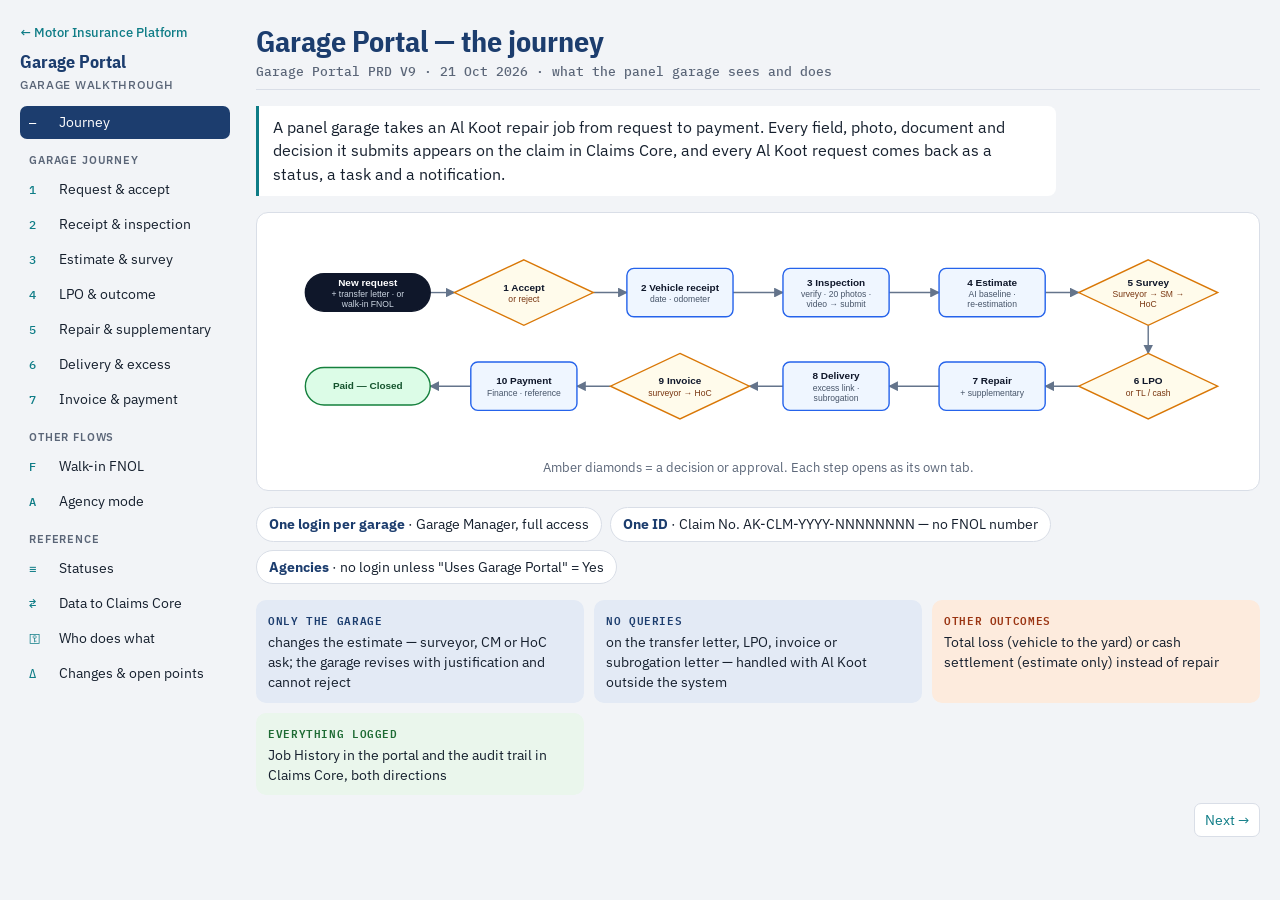
<file: flows/garage-portal.html>
<!DOCTYPE html>
<html lang="en">
<head>
<meta charset="UTF-8">
<meta name="viewport" content="width=device-width, initial-scale=1.0, viewport-fit=cover">
<title>Garage Portal Flow</title>
<link rel="stylesheet" href="https://fonts.googleapis.com/css2?family=IBM+Plex+Sans:wght@400;500;600;700&family=IBM+Plex+Sans+Condensed:wght@600;700&family=IBM+Plex+Mono:wght@500&display=swap">
<style>
/* Layout: step rail (tabs) + one step at a time. Order inside a step: workflow diagram → key rules (chips) → loops & edge cases (typed callouts) → authority matrix (collapsible). */
:root{
  --bg:#F2F4F7; --surface:#FFFFFF; --ink:#16202E; --muted:#5B6678; --line:#D9DEE7;
  --navy:#1C3D6E; --accent:#0E7C86; --accent-soft:#E2F3F4; --panel:#FFFFFF;
  --do:#1C3D6E; --do-bg:#E3EAF5; --appr:#7A4B00; --appr-bg:#FCEFD6; --view:#4C5566; --view-bg:#EDEFF3; --ask:#0E6B5C; --ask-bg:#DDF2EC; --no:#9AA3B2;
  --loop:#5B21B6; --loop-bg:#F1EAFE; --exc:#9A3412; --exc-bg:#FDEBDD; --rule:#1C3D6E; --rule-bg:#E3EAF5; --open:#9B1C1C; --open-bg:#FDECEC; --new:#1E6B34; --new-bg:#EAF6EC;
  --f-display:"IBM Plex Sans Condensed","Arial Narrow",Arial,sans-serif;
  --f-body:"IBM Plex Sans",-apple-system,"Segoe UI",Roboto,Arial,sans-serif;
  --f-mono:"IBM Plex Mono",ui-monospace,Consolas,monospace;
}
@media (prefers-color-scheme: dark){:root:not([data-theme="light"]){
  --bg:#0F151E; --surface:#172131; --ink:#E6EBF2; --muted:#9AA7BA; --line:#2A3648;
  --navy:#9DB8E6; --accent:#4FC3CC; --accent-soft:#163A40; --panel:#FFFFFF;
  --do:#C9D8F5; --do-bg:#24365A; --appr:#F6CF86; --appr-bg:#4A3510; --view:#C3CAD6; --view-bg:#283244; --ask:#8EE2CF; --ask-bg:#14433A; --no:#5E6A7D;
  --loop:#CDB6FB; --loop-bg:#2E2150; --exc:#F5B48A; --exc-bg:#4A2414; --rule:#C9D8F5; --rule-bg:#24365A; --open:#F4A3A3; --open-bg:#4A1A1A; --new:#93D8A5; --new-bg:#163322; color-scheme:dark}}
:root[data-theme="dark"]{
  --bg:#0F151E; --surface:#172131; --ink:#E6EBF2; --muted:#9AA7BA; --line:#2A3648;
  --navy:#9DB8E6; --accent:#4FC3CC; --accent-soft:#163A40; --panel:#FFFFFF;
  --do:#C9D8F5; --do-bg:#24365A; --appr:#F6CF86; --appr-bg:#4A3510; --view:#C3CAD6; --view-bg:#283244; --ask:#8EE2CF; --ask-bg:#14433A; --no:#5E6A7D;
  --loop:#CDB6FB; --loop-bg:#2E2150; --exc:#F5B48A; --exc-bg:#4A2414; --rule:#C9D8F5; --rule-bg:#24365A; --open:#F4A3A3; --open-bg:#4A1A1A; --new:#93D8A5; --new-bg:#163322; color-scheme:dark}
*{box-sizing:border-box}
body{background:var(--bg);color:var(--ink);font-family:var(--f-body);font-size:15px;line-height:1.5;margin:0}
.wrap{display:grid;grid-template-columns:210px minmax(0,1fr);gap:26px;max-width:1280px;margin:0 auto;padding-inline:20px;padding-block:24px 48px}
nav.rail{position:sticky;top:calc(env(safe-area-inset-top,0px) + 16px);align-self:start;display:flex;flex-direction:column;gap:2px}
.brand{font:700 18px/1.15 var(--f-display);color:var(--navy);margin-bottom:12px}
.brand small{display:block;font:500 11.5px var(--f-body);color:var(--muted);letter-spacing:.06em;text-transform:uppercase;margin-top:4px}
.sep{font:600 10.5px var(--f-body);letter-spacing:.08em;text-transform:uppercase;color:var(--muted);margin:12px 0 4px 9px}
nav.rail button{all:unset;cursor:pointer;display:flex;gap:10px;align-items:baseline;font-size:14px;padding:6px 9px;border-radius:7px;color:var(--ink)}
nav.rail button b{font:500 12px var(--f-mono);color:var(--accent);min-width:20px}
nav.rail button:hover{background:var(--accent-soft)}
nav.rail button:focus-visible{outline:2px solid var(--accent)}
nav.rail button[aria-selected="true"]{background:var(--navy);color:var(--surface)}
nav.rail button[aria-selected="true"] b{color:var(--surface)}
main{min-width:0}
section.tab{display:flex;flex-direction:column;gap:16px}
.head{display:flex;flex-wrap:wrap;align-items:baseline;gap:6px 16px;padding-bottom:10px;border-bottom:1px solid var(--line)}
.eyebrow{font:600 12px var(--f-mono);color:var(--accent)}
h1{font:700 30px/1.1 var(--f-display);margin:0;color:var(--navy);text-wrap:balance}
h3{font:600 12px var(--f-body);letter-spacing:.07em;text-transform:uppercase;color:var(--muted);margin:0}
h4{font:700 17px var(--f-display);color:var(--ink);margin:4px 0 0}
p{margin:0;max-width:75ch}
.status{font:500 12.5px var(--f-mono);color:var(--muted);flex-basis:100%}
.panel{background:var(--panel);border:1px solid var(--line);border-radius:12px;padding:14px;overflow-x:auto}
.panel svg{display:block;margin:0 auto;height:auto}
.panel .cap{font-size:12.5px;color:#5B6678;margin-top:6px;text-align:center}
.two{display:grid;grid-template-columns:repeat(2,minmax(0,1fr));gap:16px;align-items:start}
.keys{display:flex;flex-wrap:wrap;gap:8px}
.key{font-size:13.5px;padding:6px 12px;border-radius:999px;background:var(--surface);border:1px solid var(--line)}
.key b{color:var(--navy)}
.callouts{display:grid;grid-template-columns:repeat(auto-fill,minmax(260px,1fr));gap:10px}
.co{border-radius:10px;padding:10px 12px;font-size:13.5px;display:flex;flex-direction:column;gap:3px}
.co .k{font:600 10.5px var(--f-mono);letter-spacing:.06em;text-transform:uppercase}
.co.loop{background:var(--loop-bg);color:var(--loop)} .co.exc{background:var(--exc-bg);color:var(--exc)} .co.rule{background:var(--rule-bg);color:var(--rule)} .co.open{background:var(--open-bg);color:var(--open)} .co.new{background:var(--new-bg);color:var(--new)}
.co .t{color:var(--ink)}
details.auth{background:var(--surface);border:1px solid var(--line);border-radius:12px;padding:10px 14px}
details.auth summary{cursor:pointer;font:600 12px var(--f-body);letter-spacing:.07em;text-transform:uppercase;color:var(--muted);padding:4px 0}
details.auth[open] summary{margin-bottom:8px}
.card{background:var(--surface);border:1px solid var(--line);border-radius:12px;padding:16px;display:flex;flex-direction:column;gap:10px;min-width:0}
.grid3{display:grid;grid-template-columns:repeat(3,minmax(0,1fr));gap:14px}
ul.t{margin:0;padding-left:18px;display:flex;flex-direction:column;gap:3px;font-size:14px}
.tbl{overflow-x:auto}
table{border-collapse:collapse;width:100%;font-size:13.5px}
th,td{border-bottom:1px solid var(--line);padding:6px 8px;text-align:left;vertical-align:top}
th{font:600 11.5px var(--f-body);letter-spacing:.05em;text-transform:uppercase;color:var(--muted)}
td.c,th.c{text-align:center;white-space:nowrap;min-width:96px}
tr.grp td{background:var(--accent-soft);color:var(--accent);font:600 12px var(--f-body);letter-spacing:.05em;text-transform:uppercase}
.p{display:inline-block;font:600 11px var(--f-body);padding:2px 8px;border-radius:999px;letter-spacing:.02em}
.do{background:var(--do-bg);color:var(--do)} .ap{background:var(--appr-bg);color:var(--appr)} .vw{background:var(--view-bg);color:var(--view)} .ak{background:var(--ask-bg);color:var(--ask)} .no{color:var(--no)}
.pill-del{background:var(--open-bg);color:var(--open)} .pill-chg{background:var(--appr-bg);color:var(--appr)} .pill-new{background:var(--new-bg);color:var(--new)}
.legend{display:flex;flex-wrap:wrap;gap:12px;font-size:12.5px;color:var(--muted);align-items:center}
.lg{display:flex;flex-direction:column;gap:4px}
.pager{display:flex;justify-content:space-between;gap:10px;padding-top:8px}
.pager button{all:unset;cursor:pointer;font-size:13.5px;color:var(--accent);padding:6px 10px;border:1px solid var(--line);border-radius:7px;background:var(--surface)}
.pager button:focus-visible{outline:2px solid var(--accent)}
@media (max-width:900px){.wrap{grid-template-columns:minmax(0,1fr)} nav.rail{position:static;flex-direction:row;flex-wrap:wrap;gap:4px} .brand,.sep{width:100%} nav.rail button{border:1px solid var(--line);padding:4px 8px;font-size:13px} .two,.grid3{grid-template-columns:minmax(0,1fr)}}
.summary{font-size:15.5px;color:var(--ink);max-width:80ch;background:var(--surface);border-left:3px solid var(--accent);padding:10px 14px;border-radius:0 8px 8px 0} details.brief th{width:170px;white-space:nowrap}
</style>
<style>[hidden]{display:none!important} img{max-width:100%} .back{font:500 12.5px var(--f-body);color:var(--accent);text-decoration:none;display:inline-block;margin-bottom:10px} .back:hover{text-decoration:underline}</style>
</head>
<body>
<div class="wrap">
<nav class="rail" role="tablist" aria-label="Garage steps">
  <a class="back" href="../">← Motor Insurance Platform</a><div class="brand">Garage Portal<small>Garage walkthrough</small></div>
  <button role="tab" data-t="overview"><b>—</b>Journey</button>
  <div class="sep">Garage journey</div>
  <button role="tab" data-t="s1"><b>1</b>Request &amp; accept</button>
  <button role="tab" data-t="s2"><b>2</b>Receipt &amp; inspection</button>
  <button role="tab" data-t="s3"><b>3</b>Estimate &amp; survey</button>
  <button role="tab" data-t="s4"><b>4</b>LPO &amp; outcome</button>
  <button role="tab" data-t="s5"><b>5</b>Repair &amp; supplementary</button>
  <button role="tab" data-t="s6"><b>6</b>Delivery &amp; excess</button>
  <button role="tab" data-t="s7"><b>7</b>Invoice &amp; payment</button>
  <div class="sep">Other flows</div>
  <button role="tab" data-t="fnol"><b>F</b>Walk-in FNOL</button>
  <button role="tab" data-t="agency"><b>A</b>Agency mode</button>
  <div class="sep">Reference</div>
  <button role="tab" data-t="statuses"><b>≡</b>Statuses</button>
  <button role="tab" data-t="data"><b>⇄</b>Data to Claims Core</button>
  <button role="tab" data-t="matrix"><b>⚿</b>Who does what</button>
  <button role="tab" data-t="open"><b>Δ</b>Changes &amp; open points</button>
</nav>
<main>
<section class="tab" id="overview">
  <div class="head"><h1>Garage Portal — the journey</h1><div class="status">Garage Portal PRD V9 · 21 Oct 2026 · what the panel garage sees and does</div></div><p class="summary">A panel garage takes an Al Koot repair job from request to payment. Every field, photo, document and decision it submits appears on the claim in Claims Core, and every Al Koot request comes back as a status, a task and a notification.</p>
  
  <div class="panel"><svg xmlns="http://www.w3.org/2000/svg" role="img" aria-label="Flow diagram" style="width:100%;max-width:1248px" viewBox="0 0 1248 288"><rect width="100%" height="100%" fill="#FFFFFF"/><defs><marker id="mS_g0" viewBox="0 0 10 10" refX="9" refY="5" markerWidth="7" markerHeight="7" orient="auto-start-reverse"><path d="M0,0 L10,5 L0,10 z" fill="#64748B"/></marker><marker id="mG_g0" viewBox="0 0 10 10" refX="9" refY="5" markerWidth="7" markerHeight="7" orient="auto-start-reverse"><path d="M0,0 L10,5 L0,10 z" fill="#15803D"/></marker><marker id="mR_g0" viewBox="0 0 10 10" refX="9" refY="5" markerWidth="7" markerHeight="7" orient="auto-start-reverse"><path d="M0,0 L10,5 L0,10 z" fill="#DC2626"/></marker><marker id="mP_g0" viewBox="0 0 10 10" refX="9" refY="5" markerWidth="7" markerHeight="7" orient="auto-start-reverse"><path d="M0,0 L10,5 L0,10 z" fill="#7C3AED"/></marker></defs><polyline points="204.0,84.0 216.0,84.0 219.5,84.0 219.5,84.0 223.0,84.0 235.0,84.0" fill="none" stroke="#64748B" stroke-width="1.8"  marker-end="url(#mS_g0)"/><polyline points="413.0,84.0 425.0,84.0 434.5,84.0 434.5,84.0 444.0,84.0 456.0,84.0" fill="none" stroke="#64748B" stroke-width="1.8"  marker-end="url(#mS_g0)"/><polyline points="592.0,84.0 604.0,84.0 624.0,84.0 624.0,84.0 644.0,84.0 656.0,84.0" fill="none" stroke="#64748B" stroke-width="1.8"  marker-end="url(#mS_g0)"/><polyline points="792.0,84.0 804.0,84.0 824.0,84.0 824.0,84.0 844.0,84.0 856.0,84.0" fill="none" stroke="#64748B" stroke-width="1.8"  marker-end="url(#mS_g0)"/><polyline points="992.0,84.0 1004.0,84.0 1013.5,84.0 1013.5,84.0 1023.0,84.0 1035.0,84.0" fill="none" stroke="#64748B" stroke-width="1.8"  marker-end="url(#mS_g0)"/><polyline points="1124.0,126.0 1124.0,138.0 1124.0,144.0 1124.0,144.0 1124.0,150.0 1124.0,162.0" fill="none" stroke="#64748B" stroke-width="1.8"  marker-end="url(#mS_g0)"/><polyline points="1035.0,204.0 1023.0,204.0 1013.5,204.0 1013.5,204.0 1004.0,204.0 992.0,204.0" fill="none" stroke="#64748B" stroke-width="1.8"  marker-end="url(#mS_g0)"/><polyline points="856.0,204.0 844.0,204.0 824.0,204.0 824.0,204.0 804.0,204.0 792.0,204.0" fill="none" stroke="#64748B" stroke-width="1.8"  marker-end="url(#mS_g0)"/><polyline points="656.0,204.0 644.0,204.0 634.5,204.0 634.5,204.0 625.0,204.0 613.0,204.0" fill="none" stroke="#64748B" stroke-width="1.8"  marker-end="url(#mS_g0)"/><polyline points="435.0,204.0 423.0,204.0 413.5,204.0 413.5,204.0 404.0,204.0 392.0,204.0" fill="none" stroke="#64748B" stroke-width="1.8"  marker-end="url(#mS_g0)"/><polyline points="256.0,204.0 244.0,204.0 230.0,204.0 230.0,204.0 216.0,204.0 204.0,204.0" fill="none" stroke="#64748B" stroke-width="1.8"  marker-end="url(#mS_g0)"/><rect x="44" y="60" width="160" height="48" rx="24" fill="#0F172A" stroke="#0F172A" stroke-width="1.8"/><text x="124" y="75.3" text-anchor="middle" font-family="Arial" font-size="12.8" font-weight="700" fill="#FFFFFF">New request</text><text x="124" y="89.6" text-anchor="middle" font-family="Arial" font-size="11.0" fill="#CBD5E1">+ transfer letter · or</text><text x="124" y="102.4" text-anchor="middle" font-family="Arial" font-size="11.0" fill="#CBD5E1">walk-in FNOL</text><polygon points="324,42 413,84 324,126 235,84" fill="#FFFBEB" stroke="#D97706" stroke-width="1.8"/><text x="324" y="81.7" text-anchor="middle" font-family="Arial" font-size="12.8" font-weight="700" fill="#0F172A">1 Accept</text><text x="324" y="96.0" text-anchor="middle" font-family="Arial" font-size="11.0" fill="#78350F">or reject</text><rect x="456" y="53" width="136" height="62" rx="9" fill="#EFF6FF" stroke="#2563EB" stroke-width="1.8"/><text x="524" y="81.7" text-anchor="middle" font-family="Arial" font-size="12.8" font-weight="700" fill="#0F172A">2 Vehicle receipt</text><text x="524" y="96.0" text-anchor="middle" font-family="Arial" font-size="11.0" fill="#475569">date · odometer</text><rect x="656" y="53" width="136" height="62" rx="9" fill="#EFF6FF" stroke="#2563EB" stroke-width="1.8"/><text x="724" y="75.3" text-anchor="middle" font-family="Arial" font-size="12.8" font-weight="700" fill="#0F172A">3 Inspection</text><text x="724" y="89.6" text-anchor="middle" font-family="Arial" font-size="11.0" fill="#475569">verify · 20 photos ·</text><text x="724" y="102.4" text-anchor="middle" font-family="Arial" font-size="11.0" fill="#475569">video → submit</text><rect x="856" y="53" width="136" height="62" rx="9" fill="#EFF6FF" stroke="#2563EB" stroke-width="1.8"/><text x="924" y="75.3" text-anchor="middle" font-family="Arial" font-size="12.8" font-weight="700" fill="#0F172A">4 Estimate</text><text x="924" y="89.6" text-anchor="middle" font-family="Arial" font-size="11.0" fill="#475569">AI baseline ·</text><text x="924" y="102.4" text-anchor="middle" font-family="Arial" font-size="11.0" fill="#475569">re-estimation</text><polygon points="1124,42 1213,84 1124,126 1035,84" fill="#FFFBEB" stroke="#D97706" stroke-width="1.8"/><text x="1124" y="75.3" text-anchor="middle" font-family="Arial" font-size="12.8" font-weight="700" fill="#0F172A">5 Survey</text><text x="1124" y="89.6" text-anchor="middle" font-family="Arial" font-size="11.0" fill="#78350F">Surveyor → SM →</text><text x="1124" y="102.4" text-anchor="middle" font-family="Arial" font-size="11.0" fill="#78350F">HoC</text><polygon points="1124,162 1213,204 1124,246 1035,204" fill="#FFFBEB" stroke="#D97706" stroke-width="1.8"/><text x="1124" y="201.7" text-anchor="middle" font-family="Arial" font-size="12.8" font-weight="700" fill="#0F172A">6 LPO</text><text x="1124" y="216.0" text-anchor="middle" font-family="Arial" font-size="11.0" fill="#78350F">or TL / cash</text><rect x="856" y="173" width="136" height="62" rx="9" fill="#EFF6FF" stroke="#2563EB" stroke-width="1.8"/><text x="924" y="201.7" text-anchor="middle" font-family="Arial" font-size="12.8" font-weight="700" fill="#0F172A">7 Repair</text><text x="924" y="216.0" text-anchor="middle" font-family="Arial" font-size="11.0" fill="#475569">+ supplementary</text><rect x="656" y="173" width="136" height="62" rx="9" fill="#EFF6FF" stroke="#2563EB" stroke-width="1.8"/><text x="724" y="195.3" text-anchor="middle" font-family="Arial" font-size="12.8" font-weight="700" fill="#0F172A">8 Delivery</text><text x="724" y="209.6" text-anchor="middle" font-family="Arial" font-size="11.0" fill="#475569">excess link ·</text><text x="724" y="222.4" text-anchor="middle" font-family="Arial" font-size="11.0" fill="#475569">subrogation</text><polygon points="524,162 613,204 524,246 435,204" fill="#FFFBEB" stroke="#D97706" stroke-width="1.8"/><text x="524" y="201.7" text-anchor="middle" font-family="Arial" font-size="12.8" font-weight="700" fill="#0F172A">9 Invoice</text><text x="524" y="216.0" text-anchor="middle" font-family="Arial" font-size="11.0" fill="#78350F">surveyor → HoC</text><rect x="256" y="173" width="136" height="62" rx="9" fill="#EFF6FF" stroke="#2563EB" stroke-width="1.8"/><text x="324" y="201.7" text-anchor="middle" font-family="Arial" font-size="12.8" font-weight="700" fill="#0F172A">10 Payment</text><text x="324" y="216.0" text-anchor="middle" font-family="Arial" font-size="11.0" fill="#475569">Finance · reference</text><rect x="44" y="180" width="160" height="48" rx="24" fill="#DCFCE7" stroke="#15803D" stroke-width="1.8"/><text x="124" y="208.1" text-anchor="middle" font-family="Arial" font-size="12.8" font-weight="700" fill="#14532D">Paid — Closed</text></svg><div class="cap">Amber diamonds = a decision or approval. Each step opens as its own tab.</div></div>
  <div class="keys"><span class="key"><b>One login per garage</b> · Garage Manager, full access</span><span class="key"><b>One ID</b> · Claim No. AK-CLM-YYYY-NNNNNNNN — no FNOL number</span><span class="key"><b>Agencies</b> · no login unless "Uses Garage Portal" = Yes</span></div>
  <div class="callouts"><div class="co rule"><span class="k">Only the garage</span><span class="t">changes the estimate — surveyor, CM or HoC ask; the garage revises with justification and cannot reject</span></div><div class="co rule"><span class="k">No queries</span><span class="t">on the transfer letter, LPO, invoice or subrogation letter — handled with Al Koot outside the system</span></div><div class="co exc"><span class="k">Other outcomes</span><span class="t">Total loss (vehicle to the yard) or cash settlement (estimate only) instead of repair</span></div><div class="co new"><span class="k">Everything logged</span><span class="t">Job History in the portal and the audit trail in Claims Core, both directions</span></div></div>

</section>
<section class="tab" id="s1" hidden>
  <div class="head"><span class="eyebrow">STEP 1</span><h1>Request &amp; accept</h1><div class="status">New Request → Vehicle Receipt Pending · Rejected — Closed · Request Closed</div></div><p class="summary">Al Koot allocates the garage and the surveyor together and sends the transfer letter. The garage decides on capability only. A walk-in FNOL accepted by Al Koot skips this step.</p>
  
  <div class="panel"><svg xmlns="http://www.w3.org/2000/svg" role="img" aria-label="Flow diagram" style="width:100%;max-width:798px" viewBox="0 0 798 536"><rect width="100%" height="100%" fill="#FFFFFF"/><defs><marker id="mS_g1" viewBox="0 0 10 10" refX="9" refY="5" markerWidth="7" markerHeight="7" orient="auto-start-reverse"><path d="M0,0 L10,5 L0,10 z" fill="#64748B"/></marker><marker id="mG_g1" viewBox="0 0 10 10" refX="9" refY="5" markerWidth="7" markerHeight="7" orient="auto-start-reverse"><path d="M0,0 L10,5 L0,10 z" fill="#15803D"/></marker><marker id="mR_g1" viewBox="0 0 10 10" refX="9" refY="5" markerWidth="7" markerHeight="7" orient="auto-start-reverse"><path d="M0,0 L10,5 L0,10 z" fill="#DC2626"/></marker><marker id="mP_g1" viewBox="0 0 10 10" refX="9" refY="5" markerWidth="7" markerHeight="7" orient="auto-start-reverse"><path d="M0,0 L10,5 L0,10 z" fill="#7C3AED"/></marker></defs><rect x="28" y="18" width="492" height="512" rx="10" fill="#EFF6FF" stroke="#E2E8F0"/><text x="274" y="42" text-anchor="middle" font-family="Arial" font-size="13.5" font-weight="700" fill="#334155">Garage Portal</text><rect x="528" y="18" width="242" height="512" rx="10" fill="#F8FAFC" stroke="#E2E8F0"/><text x="649" y="42" text-anchor="middle" font-family="Arial" font-size="13.5" font-weight="700" fill="#334155">Claims Core (Al Koot)</text><polyline points="559.0,120.0 547.0,120.0 525.5,120.0 525.5,120.0 504.0,120.0 492.0,120.0" fill="none" stroke="#64748B" stroke-width="1.8"  marker-end="url(#mS_g1)"/><polyline points="399.0,151.0 399.0,163.0 399.0,170.3 399.0,170.3 399.0,177.5 399.0,189.5" fill="none" stroke="#64748B" stroke-width="1.8"  marker-end="url(#mS_g1)"/><polyline points="497.0,232.0 509.0,232.0 526.5,232.0 526.5,232.0 544.0,232.0 556.0,232.0" fill="none" stroke="#DC2626" stroke-width="1.8"  marker-end="url(#mR_g1)"/><polyline points="649.0,201.0 649.0,189.0 649.0,172.5 649.0,172.5 649.0,156.0 649.0,144.0" fill="none" stroke="#7C3AED" stroke-width="1.8" stroke-dasharray="6 4" marker-end="url(#mP_g1)"/><polyline points="399.0,274.5 399.0,286.5 399.0,293.8 399.0,293.8 399.0,301.0 399.0,313.0" fill="none" stroke="#15803D" stroke-width="1.8"  marker-end="url(#mG_g1)"/><polyline points="149.0,144.0 149.0,156.0 149.0,344.0 294.0,344.0 306.0,344.0" fill="none" stroke="#64748B" stroke-width="1.8"  marker-end="url(#mS_g1)"/><polyline points="556.0,456.0 544.0,456.0 524.0,456.0 524.0,456.0 504.0,456.0 492.0,456.0" fill="none" stroke="#64748B" stroke-width="1.8"  marker-end="url(#mS_g1)"/><rect x="59" y="96" width="180" height="48" rx="24" fill="#0F172A" stroke="#0F172A" stroke-width="1.8"/><text x="149" y="117.7" text-anchor="middle" font-family="Arial" font-size="13.0" font-weight="700" fill="#FFFFFF">Walk-in FNOL accepted</text><text x="149" y="132.2" text-anchor="middle" font-family="Arial" font-size="11.2" fill="#CBD5E1">garage chosen in the FNOL</text><rect x="306" y="89" width="186" height="62" rx="9" fill="#EFF6FF" stroke="#2563EB" stroke-width="1.8"/><text x="399" y="111.2" text-anchor="middle" font-family="Arial" font-size="13.0" font-weight="700" fill="#0F172A">New Request</text><text x="399" y="125.7" text-anchor="middle" font-family="Arial" font-size="11.2" fill="#475569">transfer letter · surveyor ·</text><text x="399" y="138.7" text-anchor="middle" font-family="Arial" font-size="11.2" fill="#475569">customer masked</text><rect x="559" y="96" width="180" height="48" rx="24" fill="#0F172A" stroke="#0F172A" stroke-width="1.8"/><text x="649" y="117.7" text-anchor="middle" font-family="Arial" font-size="13.0" font-weight="700" fill="#FFFFFF">Allocation submitted</text><text x="649" y="132.2" text-anchor="middle" font-family="Arial" font-size="11.2" fill="#CBD5E1">garage + surveyor + letter</text><polygon points="399,189.5 497,232 399,274.5 301,232" fill="#FFFBEB" stroke="#D97706" stroke-width="1.8"/><text x="399" y="229.7" text-anchor="middle" font-family="Arial" font-size="13.0" font-weight="700" fill="#0F172A">Accept the job?</text><text x="399" y="244.2" text-anchor="middle" font-family="Arial" font-size="11.2" fill="#78350F">on the letter</text><rect x="556" y="201" width="186" height="62" rx="9" fill="#F1F5F9" stroke="#64748B" stroke-width="1.8"/><text x="649" y="215.9" text-anchor="middle" font-family="Arial" font-size="13.0" font-weight="700" fill="#0F172A">Garage Rejected –</text><text x="649" y="230.4" text-anchor="middle" font-family="Arial" font-size="13.0" font-weight="700" fill="#0F172A">Reallocate</text><text x="649" y="245.0" text-anchor="middle" font-family="Arial" font-size="11.2" fill="#475569">garage sees Rejected —</text><text x="649" y="258.0" text-anchor="middle" font-family="Arial" font-size="11.2" fill="#475569">Closed</text><rect x="306" y="313" width="186" height="62" rx="9" fill="#EFF6FF" stroke="#2563EB" stroke-width="1.8"/><text x="399" y="335.2" text-anchor="middle" font-family="Arial" font-size="13.0" font-weight="700" fill="#0F172A">Vehicle Receipt Pending</text><text x="399" y="349.7" text-anchor="middle" font-family="Arial" font-size="11.2" fill="#475569">customer name unmasked ·</text><text x="399" y="362.7" text-anchor="middle" font-family="Arial" font-size="11.2" fill="#475569">letter valid 30 days</text><rect x="556" y="425" width="186" height="62" rx="9" fill="#FFF7ED" stroke="#EA580C" stroke-width="1.8"/><text x="649" y="453.7" text-anchor="middle" font-family="Arial" font-size="13.0" font-weight="700" fill="#7C2D12">CH reallocates</text><text x="649" y="468.2" text-anchor="middle" font-family="Arial" font-size="11.2" fill="#9A3412">any time before the LPO</text><rect x="306" y="425" width="186" height="62" rx="9" fill="#FEF2F2" stroke="#DC2626" stroke-width="2.2"/><text x="399" y="453.7" text-anchor="middle" font-family="Arial" font-size="13.0" font-weight="700" fill="#7F1D1D">Request Closed</text><text x="399" y="468.2" text-anchor="middle" font-family="Arial" font-size="11.2" fill="#991B1B">access removed at once</text><rect x="492.4" y="222.2" width="50.7" height="19.52" rx="4" fill="#FFFFFF" stroke="#DC2626" stroke-width="1"/><text x="517.8" y="235.8" text-anchor="middle" font-family="Arial" font-size="11.4" font-weight="600" fill="#DC2626">Reject</text><rect x="607.5" y="171.0" width="82.9" height="19.52" rx="4" fill="#FFFFFF" stroke="#7C3AED" stroke-width="1"/><text x="649.0" y="184.5" text-anchor="middle" font-family="Arial" font-size="11.4" font-weight="600" fill="#7C3AED">next garage</text><rect x="373.7" y="280.4" width="50.7" height="19.52" rx="4" fill="#FFFFFF" stroke="#15803D" stroke-width="1"/><text x="399.0" y="293.9" text-anchor="middle" font-family="Arial" font-size="11.4" font-weight="600" fill="#15803D">Accept</text><rect x="104.3" y="240.2" width="89.4" height="19.52" rx="4" fill="#FFFFFF" stroke="#64748B" stroke-width="1"/><text x="149.0" y="253.8" text-anchor="middle" font-family="Arial" font-size="11.4" font-weight="600" fill="#64748B">skips accept</text></svg><div class="cap">The request opens the accept / reject view — no other action until the garage decides.</div></div>
  <div class="two">
    <div class="card"><div class="tbl"><table><tr><th>Garage sees</th><th>Rule</th></tr><tr><td>Claim</td><td>Claim No., policy, cover, loss date / type, severity, damage, FIR no. · flags VIP, ADAS, EV (fraud never shown)</td></tr><tr><td>Vehicle</td><td>Make, model, year, plate, chassis (masked)</td></tr><tr><td>Customer</td><td>Masked until accepted; contact, QID, address stay masked</td></tr><tr><td>Surveyor</td><td>Name and contact · survey type and slot once booked</td></tr><tr><td>Transfer letter</td><td>View, download, print · valid 30 days</td></tr></table></div></div>
    <div class="card"><div class="tbl"><table><tr><th>Reject</th><th>Rule</th></tr><tr><td>Reason</td><td>No capacity · make / model outside specialisation · equipment unavailable · other</td></tr><tr><td>Remarks</td><td>Mandatory</td></tr><tr><td>After</td><td>Claim closes for this garage; Al Koot reallocates</td></tr><tr><td>Response SLA</td><td>TBD — Al Koot alerted on breach</td></tr></table></div></div>
  </div>
  <div class="callouts"><div class="co exc"><span class="k">Reallocation</span><span class="t">Possible any time before the LPO → old garage sees Request Closed and loses access at once</span></div><div class="co rule"><span class="k">Surveyor changed</span><span class="t">New name and contact replace the old; nothing the garage submitted is lost</span></div></div>
  <details class="auth"><summary>Who does what — 1 · Request &amp; accept</summary><div class="legend"><span class="p do">Doer</span>performs <span class="p ap">Approver</span>checker <span class="p ak">Can ask</span>sends back <span class="p vw">Viewer</span>read-only <span class="p no">—</span>no access</div><div class="tbl"><table><tr><th>Action</th><th class="c">Garage</th><th class="c">Surveyor</th><th class="c">Al Koot</th><th class="c">Customer</th><th>Note</th></tr><tr><td>See the new request with the transfer letter</td><td class="c"><span class="p vw">Viewer</span></td><td class="c"><span class="p vw">Viewer</span></td><td class="c"><span class="p do">Doer</span></td><td class="c"><span class="p no">—</span></td><td>Al Koot allocates garage + surveyor together</td></tr><tr><td>Accept the job</td><td class="c"><span class="p do">Doer</span></td><td class="c"><span class="p vw">Viewer</span></td><td class="c"><span class="p vw">Viewer</span></td><td class="c"><span class="p no">—</span></td><td>Customer name unmasks; QID, contact stay masked</td></tr><tr><td>Reject (capability reason + remarks)</td><td class="c"><span class="p do">Doer</span></td><td class="c"><span class="p vw">Viewer</span></td><td class="c"><span class="p vw">Viewer</span></td><td class="c"><span class="p no">—</span></td><td>Al Koot reallocates</td></tr><tr><td>Reallocate before the LPO</td><td class="c"><span class="p no">—</span></td><td class="c"><span class="p vw">Viewer</span></td><td class="c"><span class="p do">Doer</span></td><td class="c"><span class="p no">—</span></td><td>Old garage sees Request Closed</td></tr></table></div></details>
  <details class="auth brief"><summary>Step brief</summary><div class="tbl"><table><tr><th>Main sections</th><td>Request card · transfer letter · accept / reject</td></tr><tr><th>Mandatory</th><td>Reject reason + remarks</td></tr><tr><th>To / from</th><td>Allocation in · decision out to Claims Core</td></tr><tr><th>Statuses</th><td>New Request · Rejected — Closed · Request Closed · Vehicle Receipt Pending</td></tr></table></div></details>

</section>
<section class="tab" id="s2" hidden>
  <div class="head"><span class="eyebrow">STEP 2</span><h1>Vehicle receipt &amp; inspection</h1><div class="status">Vehicle Receipt Pending → Inspection In Progress → Inspection Submitted</div></div><p class="summary">The customer brings the vehicle with the letter. The garage records receipt, verifies the vehicle and the documents, uploads the named photos and 360° video and submits the inspection. The AI damage assessment runs after submission and opens the estimate (step 3).</p>
  
  <div class="panel"><svg xmlns="http://www.w3.org/2000/svg" role="img" aria-label="Flow diagram" style="width:100%;max-width:1008px" viewBox="0 0 1008 648"><rect width="100%" height="100%" fill="#FFFFFF"/><defs><marker id="mS_g2" viewBox="0 0 10 10" refX="9" refY="5" markerWidth="7" markerHeight="7" orient="auto-start-reverse"><path d="M0,0 L10,5 L0,10 z" fill="#64748B"/></marker><marker id="mG_g2" viewBox="0 0 10 10" refX="9" refY="5" markerWidth="7" markerHeight="7" orient="auto-start-reverse"><path d="M0,0 L10,5 L0,10 z" fill="#15803D"/></marker><marker id="mR_g2" viewBox="0 0 10 10" refX="9" refY="5" markerWidth="7" markerHeight="7" orient="auto-start-reverse"><path d="M0,0 L10,5 L0,10 z" fill="#DC2626"/></marker><marker id="mP_g2" viewBox="0 0 10 10" refX="9" refY="5" markerWidth="7" markerHeight="7" orient="auto-start-reverse"><path d="M0,0 L10,5 L0,10 z" fill="#7C3AED"/></marker></defs><rect x="28" y="18" width="232" height="624" rx="10" fill="#ECFEFF" stroke="#E2E8F0"/><text x="144" y="42" text-anchor="middle" font-family="Arial" font-size="13.5" font-weight="700" fill="#334155">Customer</text><rect x="268" y="18" width="472" height="624" rx="10" fill="#EFF6FF" stroke="#E2E8F0"/><text x="504" y="42" text-anchor="middle" font-family="Arial" font-size="13.5" font-weight="700" fill="#334155">Garage Portal</text><rect x="748" y="18" width="232" height="624" rx="10" fill="#F8FAFC" stroke="#E2E8F0"/><text x="864" y="42" text-anchor="middle" font-family="Arial" font-size="13.5" font-weight="700" fill="#334155">Al Koot · surveyor</text><polyline points="234.0,120.0 246.0,120.0 265.0,120.0 265.0,120.0 284.0,120.0 296.0,120.0" fill="none" stroke="#64748B" stroke-width="1.8"  marker-end="url(#mS_g2)"/><polyline points="144.0,144.0 144.0,156.0 144.0,172.5 144.0,172.5 144.0,189.0 144.0,201.0" fill="none" stroke="#DC2626" stroke-width="1.8"  marker-end="url(#mR_g2)"/><polyline points="384.0,151.0 384.0,163.0 384.0,170.3 384.0,170.3 384.0,177.5 384.0,189.5" fill="none" stroke="#64748B" stroke-width="1.8"  marker-end="url(#mS_g2)"/><polyline points="482.0,232.0 494.0,232.0 509.0,232.0 509.0,232.0 524.0,232.0 536.0,232.0" fill="none" stroke="#DC2626" stroke-width="1.8"  marker-end="url(#mR_g2)"/><polyline points="384.0,274.5 384.0,286.5 384.0,288.0 384.0,288.0 384.0,289.5 384.0,301.5" fill="none" stroke="#15803D" stroke-width="1.8"  marker-end="url(#mG_g2)"/><polyline points="482.0,344.0 494.0,344.0 509.0,344.0 509.0,344.0 524.0,344.0 536.0,344.0" fill="none" stroke="#DC2626" stroke-width="1.8"  marker-end="url(#mR_g2)"/><polyline points="384.0,386.5 384.0,398.5 384.0,405.8 384.0,405.8 384.0,413.0 384.0,425.0" fill="none" stroke="#15803D" stroke-width="1.8"  marker-end="url(#mG_g2)"/><polyline points="384.0,487.0 384.0,499.0 384.0,515.5 384.0,515.5 384.0,532.0 384.0,544.0" fill="none" stroke="#64748B" stroke-width="1.8"  marker-end="url(#mS_g2)"/><polyline points="474.0,568.0 486.0,568.0 625.0,568.0 625.0,568.0 764.0,568.0 776.0,568.0" fill="none" stroke="#64748B" stroke-width="1.8"  marker-end="url(#mS_g2)"/><polyline points="864.0,537.0 864.0,525.0 864.0,512.0 864.0,512.0 864.0,499.0 864.0,487.0" fill="none" stroke="#7C3AED" stroke-width="1.8" stroke-dasharray="6 4" marker-end="url(#mP_g2)"/><polyline points="776.0,456.0 764.0,456.0 624.0,456.0 624.0,456.0 484.0,456.0 472.0,456.0" fill="none" stroke="#7C3AED" stroke-width="1.8" stroke-dasharray="6 4" marker-end="url(#mP_g2)"/><rect x="54" y="96" width="180" height="48" rx="24" fill="#0F172A" stroke="#0F172A" stroke-width="1.8"/><text x="144" y="117.7" text-anchor="middle" font-family="Arial" font-size="13.0" font-weight="700" fill="#FFFFFF">Brings the vehicle</text><text x="144" y="132.2" text-anchor="middle" font-family="Arial" font-size="11.2" fill="#CBD5E1">with the transfer letter</text><rect x="56" y="201" width="176" height="62" rx="9" fill="#FEF2F2" stroke="#DC2626" stroke-width="2.2"/><text x="144" y="229.7" text-anchor="middle" font-family="Arial" font-size="13.0" font-weight="700" fill="#7F1D1D">Letter expired</text><text x="144" y="244.2" text-anchor="middle" font-family="Arial" font-size="11.2" fill="#991B1B">Al Koot re-issues</text><rect x="296" y="89" width="176" height="62" rx="9" fill="#EFF6FF" stroke="#2563EB" stroke-width="1.8"/><text x="384" y="111.2" text-anchor="middle" font-family="Arial" font-size="13.0" font-weight="700" fill="#0F172A">Record receipt</text><text x="384" y="125.7" text-anchor="middle" font-family="Arial" font-size="11.2" fill="#475569">date · odometer · received</text><text x="384" y="138.7" text-anchor="middle" font-family="Arial" font-size="11.2" fill="#475569">by</text><polygon points="384,189.5 482,232 384,274.5 286,232" fill="#FFFBEB" stroke="#D97706" stroke-width="1.8"/><text x="384" y="223.2" text-anchor="middle" font-family="Arial" font-size="13.0" font-weight="700" fill="#0F172A">Matches policy?</text><text x="384" y="237.7" text-anchor="middle" font-family="Arial" font-size="11.2" fill="#78350F">plate · VIN · engine</text><text x="384" y="250.7" text-anchor="middle" font-family="Arial" font-size="11.2" fill="#78350F">· colour</text><rect x="536" y="201" width="176" height="62" rx="9" fill="#FFF7ED" stroke="#EA580C" stroke-width="1.8"/><text x="624" y="223.2" text-anchor="middle" font-family="Arial" font-size="13.0" font-weight="700" fill="#7C2D12">Mismatch noted</text><text x="624" y="237.7" text-anchor="middle" font-family="Arial" font-size="11.2" fill="#9A3412">description → Al Koot sees</text><text x="624" y="250.7" text-anchor="middle" font-family="Arial" font-size="11.2" fill="#9A3412">it</text><polygon points="384,301.5 482,344 384,386.5 286,344" fill="#FFFBEB" stroke="#D97706" stroke-width="1.8"/><text x="384" y="335.2" text-anchor="middle" font-family="Arial" font-size="13.0" font-weight="700" fill="#0F172A">Docs verified?</text><text x="384" y="349.7" text-anchor="middle" font-family="Arial" font-size="11.2" fill="#78350F">Istimara · licence ·</text><text x="384" y="362.7" text-anchor="middle" font-family="Arial" font-size="11.2" fill="#78350F">QID · FIR</text><rect x="536" y="313" width="176" height="62" rx="9" fill="#FEF2F2" stroke="#DC2626" stroke-width="2.2"/><text x="624" y="341.7" text-anchor="middle" font-family="Arial" font-size="13.0" font-weight="700" fill="#7F1D1D">Discrepancy</text><text x="624" y="356.2" text-anchor="middle" font-family="Arial" font-size="11.2" fill="#991B1B">blocks until resolved</text><rect x="296" y="425" width="176" height="62" rx="9" fill="#EFF6FF" stroke="#2563EB" stroke-width="1.8"/><text x="384" y="447.2" text-anchor="middle" font-family="Arial" font-size="13.0" font-weight="700" fill="#0F172A">Photos &amp; 360° video</text><text x="384" y="461.7" text-anchor="middle" font-family="Arial" font-size="11.2" fill="#475569">16 standard + 4 ID ·</text><text x="384" y="474.7" text-anchor="middle" font-family="Arial" font-size="11.2" fill="#475569">close-up per damage area</text><rect x="776" y="425" width="176" height="62" rx="9" fill="#ECFEFF" stroke="#0E7490" stroke-width="1.8"/><text x="864" y="447.2" text-anchor="middle" font-family="Arial" font-size="13.0" font-weight="700" fill="#0F172A">Re-capture request</text><text x="864" y="461.7" text-anchor="middle" font-family="Arial" font-size="11.2" fill="#475569">surveyor · CM · HoC — angle</text><text x="864" y="474.7" text-anchor="middle" font-family="Arial" font-size="11.2" fill="#475569">+ reason</text><rect x="294" y="544" width="180" height="48" rx="24" fill="#DCFCE7" stroke="#15803D" stroke-width="1.8"/><text x="384" y="565.7" text-anchor="middle" font-family="Arial" font-size="13.0" font-weight="700" fill="#14532D">Submit inspection</text><text x="384" y="580.2" text-anchor="middle" font-family="Arial" font-size="11.2" fill="#166534">AI assessment starts</text><rect x="776" y="537" width="176" height="62" rx="9" fill="#ECFEFF" stroke="#0E7490" stroke-width="1.8"/><text x="864" y="559.2" text-anchor="middle" font-family="Arial" font-size="13.0" font-weight="700" fill="#0F172A">Claims Core shows it</text><text x="864" y="573.7" text-anchor="middle" font-family="Arial" font-size="11.2" fill="#475569">named photo slots ·</text><text x="864" y="586.7" text-anchor="middle" font-family="Arial" font-size="11.2" fill="#475569">verification</text><rect x="96.1" y="154.5" width="95.8" height="19.52" rx="4" fill="#FFFFFF" stroke="#DC2626" stroke-width="1"/><text x="144.0" y="168.0" text-anchor="middle" font-family="Arial" font-size="11.4" font-weight="600" fill="#DC2626">after 30 days</text><rect x="489.1" y="222.2" width="24.9" height="19.52" rx="4" fill="#FFFFFF" stroke="#DC2626" stroke-width="1"/><text x="501.5" y="235.8" text-anchor="middle" font-family="Arial" font-size="11.4" font-weight="600" fill="#DC2626">No</text><rect x="342.5" y="277.5" width="82.9" height="19.52" rx="4" fill="#FFFFFF" stroke="#15803D" stroke-width="1"/><text x="384.0" y="291.0" text-anchor="middle" font-family="Arial" font-size="11.4" font-weight="600" fill="#15803D">Yes / noted</text><rect x="489.1" y="334.2" width="24.9" height="19.52" rx="4" fill="#FFFFFF" stroke="#DC2626" stroke-width="1"/><text x="501.5" y="347.8" text-anchor="middle" font-family="Arial" font-size="11.4" font-weight="600" fill="#DC2626">No</text><rect x="368.3" y="392.4" width="31.3" height="19.52" rx="4" fill="#FFFFFF" stroke="#15803D" stroke-width="1"/><text x="384.0" y="405.9" text-anchor="middle" font-family="Arial" font-size="11.4" font-weight="600" fill="#15803D">Yes</text><rect x="829.0" y="508.7" width="70.0" height="19.52" rx="4" fill="#FFFFFF" stroke="#7C3AED" stroke-width="1"/><text x="864.0" y="522.3" text-anchor="middle" font-family="Arial" font-size="11.4" font-weight="600" fill="#7C3AED">if needed</text><rect x="659.0" y="446.2" width="70.0" height="19.52" rx="4" fill="#FFFFFF" stroke="#7C3AED" stroke-width="1"/><text x="694.0" y="459.8" text-anchor="middle" font-family="Arial" font-size="11.4" font-weight="600" fill="#7C3AED">re-upload</text></svg><div class="cap">Four ordered inspection steps; a draft is saved at every step. No AI at this step.</div></div>
  <div class="two">
    <div class="card"><div class="tbl"><table><tr><th>Photo set</th><th>Rule</th></tr><tr><td>A Full views</td><td>Front, rear, left, right — 4 mandatory</td></tr><tr><td>B Corners</td><td>4 mandatory</td></tr><tr><td>C Close-ups</td><td>Front, left, right, rear ×2 — 8 mandatory</td></tr><tr><td>D Identification</td><td>Plates front / rear, VIN, odometer — 4 mandatory</td></tr><tr><td>E Additional</td><td>Tyres, engine bay, dashboard — optional</td></tr><tr><td>F Underbody / roof</td><td>3 mandatory when flagged</td></tr><tr><td>Damage close-ups</td><td>One per declared area</td></tr><tr><td>360° video</td><td>Mandatory</td></tr></table></div></div>
    <div class="card"><div class="tbl"><table><tr><th>Check</th><th>Rule</th></tr><tr><td>Receipt</td><td>Date, odometer, received by</td></tr><tr><td>Vehicle</td><td>Plate, VIN, engine no., colour vs policy — mismatch described</td></tr><tr><td>Documents</td><td>Istimara, licence, QID, FIR pre-loaded, each marked Verified</td></tr><tr><td>Discrepancy</td><td>Blocks progress; visible to Al Koot</td></tr><tr><td>Damage areas · cause</td><td>At least one area; each adds a close-up slot</td></tr><tr><td>Submit</td><td>Starts the AI damage assessment (step 3)</td></tr></table></div></div>
  </div>
  <div class="keys"><span class="key"><b>20 named photos</b> · 16 standard + 4 identification</span><span class="key"><b>Unclassified uploads</b> · move or delete before continuing</span><span class="key"><b>Al Koot sees</b> · every slot as captured / missing / flagged</span></div>
  <div class="callouts"><div class="co loop"><span class="k">Re-capture loop</span><span class="t">Surveyor, CM or HoC ask for an angle with a reason → garage uploads → seen at once</span></div><div class="co exc"><span class="k">Letter expired</span><span class="t">Vehicle not in within 30 days → Al Koot re-issues the letter</span></div></div>
  <details class="auth"><summary>Who does what — 2 · Receipt &amp; inspection</summary><div class="legend"><span class="p do">Doer</span>performs <span class="p ap">Approver</span>checker <span class="p ak">Can ask</span>sends back <span class="p vw">Viewer</span>read-only <span class="p no">—</span>no access</div><div class="tbl"><table><tr><th>Action</th><th class="c">Garage</th><th class="c">Surveyor</th><th class="c">Al Koot</th><th class="c">Customer</th><th>Note</th></tr><tr><td>Bring the vehicle within 30 days</td><td class="c"><span class="p no">—</span></td><td class="c"><span class="p no">—</span></td><td class="c"><span class="p vw">Viewer</span></td><td class="c"><span class="p do">Doer</span></td><td>Letter expires → Al Koot re-issues</td></tr><tr><td>Record receipt (date, odometer, received by)</td><td class="c"><span class="p do">Doer</span></td><td class="c"><span class="p vw">Viewer</span></td><td class="c"><span class="p vw">Viewer</span></td><td class="c"><span class="p no">—</span></td><td></td></tr><tr><td>Verify vehicle and documents</td><td class="c"><span class="p do">Doer</span></td><td class="c"><span class="p vw">Viewer</span></td><td class="c"><span class="p vw">Viewer</span></td><td class="c"><span class="p no">—</span></td><td>Mismatch / discrepancy visible to Al Koot</td></tr><tr><td>Upload photos and 360° video, submit the inspection</td><td class="c"><span class="p do">Doer</span></td><td class="c"><span class="p vw">Viewer</span></td><td class="c"><span class="p vw">Viewer</span></td><td class="c"><span class="p no">—</span></td><td>AI assessment starts on submit</td></tr><tr><td>Ask for image re-capture</td><td class="c"><span class="p no">—</span></td><td class="c"><span class="p ak">Can ask</span></td><td class="c"><span class="p ak">Can ask</span></td><td class="c"><span class="p no">—</span></td><td>Claims Manager or Head of Claims</td></tr></table></div></details>
  <details class="auth brief"><summary>Step brief</summary><div class="tbl"><table><tr><th>Main sections</th><td>Vehicle &amp; inspection details · documents · photos &amp; video · review &amp; submit</td></tr><tr><th>Mandatory</th><td>Odometer · drivability · verification · 20 photos · close-ups · video · one damage area</td></tr><tr><th>To / from</th><td>Inspection to Claims Core · re-capture requests back</td></tr><tr><th>Statuses</th><td>Vehicle Receipt Pending · Inspection In Progress · Inspection Submitted</td></tr></table></div></details>

</section>
<section class="tab" id="s3" hidden>
  <div class="head"><span class="eyebrow">STEP 3</span><h1>Estimate &amp; survey</h1><div class="status">Estimate Pending → Estimate Under Review ⇄ Re-estimation Required → Estimate Approved</div></div><p class="summary">When the inspection is submitted the AI damage assessment runs and opens the estimate: the garage confirms or corrects each AI line, and the confirmed lines are the baseline it prices. The garage prices the repair as line items (or a lump sum / hardcopy). Only the garage changes the estimate: the surveyor disputes lines with a ceiling and reason, the garage revises with justification. The approved report then goes to the Surveyor Manager and the Head of Claims.</p>
  
  <div class="panel"><svg xmlns="http://www.w3.org/2000/svg" role="img" aria-label="Flow diagram" style="width:100%;max-width:1198px" viewBox="0 0 1198 536"><rect width="100%" height="100%" fill="#FFFFFF"/><defs><marker id="mS_g3" viewBox="0 0 10 10" refX="9" refY="5" markerWidth="7" markerHeight="7" orient="auto-start-reverse"><path d="M0,0 L10,5 L0,10 z" fill="#64748B"/></marker><marker id="mG_g3" viewBox="0 0 10 10" refX="9" refY="5" markerWidth="7" markerHeight="7" orient="auto-start-reverse"><path d="M0,0 L10,5 L0,10 z" fill="#15803D"/></marker><marker id="mR_g3" viewBox="0 0 10 10" refX="9" refY="5" markerWidth="7" markerHeight="7" orient="auto-start-reverse"><path d="M0,0 L10,5 L0,10 z" fill="#DC2626"/></marker><marker id="mP_g3" viewBox="0 0 10 10" refX="9" refY="5" markerWidth="7" markerHeight="7" orient="auto-start-reverse"><path d="M0,0 L10,5 L0,10 z" fill="#7C3AED"/></marker></defs><rect x="28" y="18" width="452" height="512" rx="10" fill="#EFF6FF" stroke="#E2E8F0"/><text x="254" y="42" text-anchor="middle" font-family="Arial" font-size="13.5" font-weight="700" fill="#334155">Garage Portal</text><rect x="488" y="18" width="452" height="512" rx="10" fill="#F5F3FF" stroke="#E2E8F0"/><text x="714" y="42" text-anchor="middle" font-family="Arial" font-size="13.5" font-weight="700" fill="#334155">Surveyor Portal</text><rect x="948" y="18" width="222" height="512" rx="10" fill="#F8FAFC" stroke="#E2E8F0"/><text x="1059" y="42" text-anchor="middle" font-family="Arial" font-size="13.5" font-weight="700" fill="#334155">Claims Core</text><polyline points="229.0,120.0 241.0,120.0 257.5,120.0 257.5,120.0 274.0,120.0 286.0,120.0" fill="none" stroke="#64748B" stroke-width="1.8"  marker-end="url(#mS_g3)"/><polyline points="369.0,151.0 369.0,163.0 369.0,176.0 369.0,176.0 369.0,189.0 369.0,201.0" fill="none" stroke="#64748B" stroke-width="1.8"  marker-end="url(#mS_g3)"/><polyline points="286.0,232.0 274.0,232.0 254.0,232.0 254.0,232.0 234.0,232.0 222.0,232.0" fill="none" stroke="#64748B" stroke-width="1.8"  marker-end="url(#mS_g3)"/><polyline points="139.0,263.0 139.0,275.0 139.0,288.0 139.0,288.0 139.0,301.0 139.0,313.0" fill="none" stroke="#64748B" stroke-width="1.8"  marker-end="url(#mS_g3)"/><polyline points="222.0,344.0 234.0,344.0 361.5,344.0 361.5,344.0 489.0,344.0 501.0,344.0" fill="none" stroke="#64748B" stroke-width="1.8"  marker-end="url(#mS_g3)"/><polyline points="599.0,386.5 599.0,398.5 599.0,405.8 599.0,405.8 599.0,413.0 599.0,425.0" fill="none" stroke="#DC2626" stroke-width="1.8"  marker-end="url(#mR_g3)"/><polyline points="976.0,456.0 964.0,456.0 829.0,456.0 829.0,456.0 694.0,456.0 682.0,456.0" fill="none" stroke="#64748B" stroke-width="1.8"  marker-end="url(#mS_g3)"/><polyline points="516.0,456.0 504.0,456.0 369.0,456.0 369.0,456.0 234.0,456.0 222.0,456.0" fill="none" stroke="#64748B" stroke-width="1.8"  marker-end="url(#mS_g3)"/><polyline points="139.0,425.0 139.0,413.0 139.0,400.0 139.0,400.0 139.0,387.0 139.0,375.0" fill="none" stroke="#7C3AED" stroke-width="1.8" stroke-dasharray="6 4" marker-end="url(#mP_g3)"/><polyline points="697.0,344.0 709.0,344.0 721.5,344.0 721.5,344.0 734.0,344.0 746.0,344.0" fill="none" stroke="#15803D" stroke-width="1.8"  marker-end="url(#mG_g3)"/><polyline points="829.0,313.0 829.0,301.0 829.0,293.8 829.0,293.8 829.0,286.5 829.0,274.5" fill="none" stroke="#64748B" stroke-width="1.8"  marker-end="url(#mS_g3)"/><polyline points="927.0,232.0 939.0,232.0 948.0,232.0 948.0,232.0 957.0,232.0 969.0,232.0" fill="none" stroke="#15803D" stroke-width="1.8"  marker-end="url(#mG_g3)"/><rect x="49" y="96" width="180" height="48" rx="24" fill="#0F172A" stroke="#0F172A" stroke-width="1.8"/><text x="139" y="124.2" text-anchor="middle" font-family="Arial" font-size="13.0" font-weight="700" fill="#FFFFFF">Inspection submitted</text><rect x="286" y="89" width="166" height="62" rx="9" fill="#F1F5F9" stroke="#64748B" stroke-width="1.8"/><text x="369" y="104.7" text-anchor="middle" font-family="Arial" font-size="13.0" font-weight="700" fill="#0F172A">AI damage assessment</text><text x="369" y="119.2" text-anchor="middle" font-family="Arial" font-size="11.2" fill="#475569">runs on submit ·</text><text x="369" y="132.2" text-anchor="middle" font-family="Arial" font-size="11.2" fill="#475569">completeness · lines ·</text><text x="369" y="145.2" text-anchor="middle" font-family="Arial" font-size="11.2" fill="#475569">cost</text><rect x="286" y="201" width="166" height="62" rx="9" fill="#EFF6FF" stroke="#2563EB" stroke-width="1.8"/><text x="369" y="215.9" text-anchor="middle" font-family="Arial" font-size="13.0" font-weight="700" fill="#0F172A">Confirm or correct AI</text><text x="369" y="230.4" text-anchor="middle" font-family="Arial" font-size="13.0" font-weight="700" fill="#0F172A">lines</text><text x="369" y="245.0" text-anchor="middle" font-family="Arial" font-size="11.2" fill="#475569">tag AI or Edited by</text><text x="369" y="258.0" text-anchor="middle" font-family="Arial" font-size="11.2" fill="#475569">garage</text><rect x="56" y="201" width="166" height="62" rx="9" fill="#EFF6FF" stroke="#2563EB" stroke-width="1.8"/><text x="139" y="216.7" text-anchor="middle" font-family="Arial" font-size="13.0" font-weight="700" fill="#0F172A">Build estimate</text><text x="139" y="231.2" text-anchor="middle" font-family="Arial" font-size="11.2" fill="#475569">confirmed AI lines</text><text x="139" y="244.2" text-anchor="middle" font-family="Arial" font-size="11.2" fill="#475569">pre-filled · rates · or</text><text x="139" y="257.2" text-anchor="middle" font-family="Arial" font-size="11.2" fill="#475569">lump sum</text><rect x="56" y="313" width="166" height="62" rx="9" fill="#EFF6FF" stroke="#2563EB" stroke-width="1.8"/><text x="139" y="335.2" text-anchor="middle" font-family="Arial" font-size="13.0" font-weight="700" fill="#0F172A">Submit estimate</text><text x="139" y="349.7" text-anchor="middle" font-family="Arial" font-size="11.2" fill="#475569">version +1 · surveyor</text><text x="139" y="362.7" text-anchor="middle" font-family="Arial" font-size="11.2" fill="#475569">notified</text><polygon points="599,301.5 697,344 599,386.5 501,344" fill="#FFFBEB" stroke="#D97706" stroke-width="1.8"/><text x="599" y="341.7" text-anchor="middle" font-family="Arial" font-size="13.0" font-weight="700" fill="#0F172A">Lines agreed?</text><text x="599" y="356.2" text-anchor="middle" font-family="Arial" font-size="11.2" fill="#78350F">accept / dispute</text><rect x="746" y="313" width="166" height="62" rx="9" fill="#EFF6FF" stroke="#2563EB" stroke-width="1.8"/><text x="829" y="341.7" text-anchor="middle" font-family="Arial" font-size="13.0" font-weight="700" fill="#0F172A">Surveyor approves</text><text x="829" y="356.2" text-anchor="middle" font-family="Arial" font-size="11.2" fill="#475569">writes survey report</text><rect x="516" y="425" width="166" height="62" rx="9" fill="#F1F5F9" stroke="#64748B" stroke-width="1.8"/><text x="599" y="447.2" text-anchor="middle" font-family="Arial" font-size="13.0" font-weight="700" fill="#0F172A">Re-estimation request</text><text x="599" y="461.7" text-anchor="middle" font-family="Arial" font-size="11.2" fill="#475569">disputed lines · ceiling</text><text x="599" y="474.7" text-anchor="middle" font-family="Arial" font-size="11.2" fill="#475569">· reason</text><rect x="976" y="425" width="166" height="62" rx="9" fill="#ECFEFF" stroke="#0E7490" stroke-width="1.8"/><text x="1059" y="453.7" text-anchor="middle" font-family="Arial" font-size="13.0" font-weight="700" fill="#0F172A">CM / HoC</text><text x="1059" y="468.2" text-anchor="middle" font-family="Arial" font-size="11.2" fill="#475569">can also ask</text><rect x="56" y="425" width="166" height="62" rx="9" fill="#EFF6FF" stroke="#2563EB" stroke-width="1.8"/><text x="139" y="440.7" text-anchor="middle" font-family="Arial" font-size="13.0" font-weight="700" fill="#0F172A">Garage revises</text><text x="139" y="455.2" text-anchor="middle" font-family="Arial" font-size="11.2" fill="#475569">justification + proofs,</text><text x="139" y="468.2" text-anchor="middle" font-family="Arial" font-size="11.2" fill="#475569">or accepts ceiling · no</text><text x="139" y="481.2" text-anchor="middle" font-family="Arial" font-size="11.2" fill="#475569">reject</text><polygon points="829,189.5 927,232 829,274.5 731,232" fill="#FFFBEB" stroke="#D97706" stroke-width="1.8"/><text x="829" y="229.7" text-anchor="middle" font-family="Arial" font-size="13.0" font-weight="700" fill="#0F172A">SM → HoC</text><text x="829" y="244.2" text-anchor="middle" font-family="Arial" font-size="11.2" fill="#78350F">report approval</text><rect x="969" y="208" width="180" height="48" rx="24" fill="#DCFCE7" stroke="#15803D" stroke-width="1.8"/><text x="1059" y="223.2" text-anchor="middle" font-family="Arial" font-size="13.0" font-weight="700" fill="#14532D">To LPO / outcome</text><text x="1059" y="237.7" text-anchor="middle" font-family="Arial" font-size="11.2" fill="#166534">garage sees Estimate</text><text x="1059" y="250.7" text-anchor="middle" font-family="Arial" font-size="11.2" fill="#166534">Approved</text><rect x="232.2" y="222.2" width="63.6" height="19.52" rx="4" fill="#FFFFFF" stroke="#64748B" stroke-width="1"/><text x="264.0" y="235.8" text-anchor="middle" font-family="Arial" font-size="11.4" font-weight="600" fill="#64748B">baseline</text><rect x="570.4" y="392.4" width="57.1" height="19.52" rx="4" fill="#FFFFFF" stroke="#DC2626" stroke-width="1"/><text x="599.0" y="405.9" text-anchor="middle" font-family="Arial" font-size="11.4" font-weight="600" fill="#DC2626">Dispute</text><rect x="880.8" y="446.2" width="31.3" height="19.52" rx="4" fill="#FFFFFF" stroke="#64748B" stroke-width="1"/><text x="896.5" y="459.8" text-anchor="middle" font-family="Arial" font-size="11.4" font-weight="600" fill="#64748B">ask</text><rect x="107.2" y="396.7" width="63.6" height="19.52" rx="4" fill="#FFFFFF" stroke="#7C3AED" stroke-width="1"/><text x="139.0" y="410.3" text-anchor="middle" font-family="Arial" font-size="11.4" font-weight="600" fill="#7C3AED">resubmit</text></svg><div class="cap">Every round is a new version in Job History.</div></div>
  <div class="two">
    <div class="card"><div class="tbl"><table><tr><th>Estimate field</th><th>Rule</th></tr><tr><td>AI damage assessment</td><td>Runs on inspection submission · completeness (photos 50 · docs 20 · video 15 · notes 15) · flags · lines · cost</td></tr><tr><td>AI lines</td><td>Garage confirms or corrects · tag AI / Edited by garage · AI cost is a reference, not a cap</td></tr><tr><td>Job card / version</td><td>JC- + claim no. · +1 on each resubmission</td></tr><tr><td>Item type</td><td>Labour · Spare Parts · Paint / Material · Lump Sum · Others</td></tr><tr><td>Part no. · condition · action</td><td>Spare parts: New / Used · Replace / Repair</td></tr><tr><td>Qty / hours × rate</td><td>Pre-filled from confirmed AI lines; rate confirmed by the garage</td></tr><tr><td>Excess</td><td>From the policy, for information (QAR 350 age excess under 21)</td></tr><tr><td>Supporting documents</td><td>Optional, max 20 MB</td></tr></table></div></div>
    <div class="card"><div class="tbl"><table><tr><th>Survey item</th><th>Rule</th></tr><tr><td>Survey type</td><td>Physical (visit at the garage) · Virtual (video call) · Self-assessment (desk)</td></tr><tr><td>Line decision</td><td>Accepted (locked) or disputed with ceiling + reason</td></tr><tr><td>Depreciation</td><td>On replaced parts, charged to the policyholder</td></tr><tr><td>Garage reply</td><td>Justification + proofs per disputed line, or accept the ceiling</td></tr><tr><td>No reject</td><td>The garage cannot reject a re-estimation</td></tr></table></div></div>
  </div>
  <div class="callouts"><div class="co loop"><span class="k">Re-estimation loop</span><span class="t">Surveyor, CM or HoC ask → garage revises → surveyor reviews the new version</span></div><div class="co exc"><span class="k">On hold</span><span class="t">Surveyor returns the claim to Al Koot for a document problem → garage sees On hold, no action</span></div><div class="co exc"><span class="k">No consensus</span><span class="t">Al Koot may reallocate before the LPO → Request Closed</span></div></div>
  <details class="auth"><summary>Who does what — 3 · Estimate</summary><div class="legend"><span class="p do">Doer</span>performs <span class="p ap">Approver</span>checker <span class="p ak">Can ask</span>sends back <span class="p vw">Viewer</span>read-only <span class="p no">—</span>no access</div><div class="tbl"><table><tr><th>Action</th><th class="c">Garage</th><th class="c">Surveyor</th><th class="c">Al Koot</th><th class="c">Customer</th><th>Note</th></tr><tr><td>Confirm or correct the AI damage lines</td><td class="c"><span class="p do">Doer</span></td><td class="c"><span class="p vw">Viewer</span></td><td class="c"><span class="p vw">Viewer</span></td><td class="c"><span class="p no">—</span></td><td>AI runs on inspection submit · suggestion only</td></tr><tr><td>Build and submit the estimate</td><td class="c"><span class="p do">Doer</span></td><td class="c"><span class="p vw">Viewer</span></td><td class="c"><span class="p vw">Viewer</span></td><td class="c"><span class="p no">—</span></td><td>Only the garage changes the estimate</td></tr><tr><td>Review line by line</td><td class="c"><span class="p no">—</span></td><td class="c"><span class="p do">Doer</span></td><td class="c"><span class="p vw">Viewer</span></td><td class="c"><span class="p no">—</span></td><td>Accept or dispute with ceiling + reason</td></tr><tr><td>Ask for re-estimation</td><td class="c"><span class="p no">—</span></td><td class="c"><span class="p ak">Can ask</span></td><td class="c"><span class="p ak">Can ask</span></td><td class="c"><span class="p no">—</span></td><td>CM or HoC too</td></tr><tr><td>Revise with justification (cannot reject)</td><td class="c"><span class="p do">Doer</span></td><td class="c"><span class="p vw">Viewer</span></td><td class="c"><span class="p vw">Viewer</span></td><td class="c"><span class="p no">—</span></td><td></td></tr><tr><td>Approve the survey report</td><td class="c"><span class="p no">—</span></td><td class="c"><span class="p no">—</span></td><td class="c"><span class="p ap">Approver</span></td><td class="c"><span class="p no">—</span></td><td>Surveyor Manager, then HoC</td></tr></table></div></details>
  <details class="auth brief"><summary>Step brief</summary><div class="tbl"><table><tr><th>Main sections</th><td>AI damage assessment (baseline) · lines · totals · quotation · versions · dispute reasons</td></tr><tr><th>Mandatory</th><td>At least one line · justification on every disputed line</td></tr><tr><th>To / from</th><td>Estimate to surveyor · re-estimation back · Estimate Approved shown</td></tr><tr><th>Statuses</th><td>Estimate Pending · Estimate Under Review · Re-estimation Required · Estimate Approved</td></tr></table></div></details>

</section>
<section class="tab" id="s4" hidden>
  <div class="head"><span class="eyebrow">STEP 4</span><h1>LPO &amp; outcome</h1><div class="status">Estimate Approved → LPO Acceptance Pending → Repair In Progress · or Total Loss / Estimate Only</div></div><p class="summary">After the survey report is approved the system drafts the LPO; the Claims Handler or surveyor edits it and the Head of Claims approves. The garage accepts the LPO — there is no query option. The surveyor may instead recommend total loss or cash settlement.</p>
  
  <div class="panel"><svg xmlns="http://www.w3.org/2000/svg" role="img" aria-label="Flow diagram" style="width:100%;max-width:968px" viewBox="0 0 968 648"><rect width="100%" height="100%" fill="#FFFFFF"/><defs><marker id="mS_g4" viewBox="0 0 10 10" refX="9" refY="5" markerWidth="7" markerHeight="7" orient="auto-start-reverse"><path d="M0,0 L10,5 L0,10 z" fill="#64748B"/></marker><marker id="mG_g4" viewBox="0 0 10 10" refX="9" refY="5" markerWidth="7" markerHeight="7" orient="auto-start-reverse"><path d="M0,0 L10,5 L0,10 z" fill="#15803D"/></marker><marker id="mR_g4" viewBox="0 0 10 10" refX="9" refY="5" markerWidth="7" markerHeight="7" orient="auto-start-reverse"><path d="M0,0 L10,5 L0,10 z" fill="#DC2626"/></marker><marker id="mP_g4" viewBox="0 0 10 10" refX="9" refY="5" markerWidth="7" markerHeight="7" orient="auto-start-reverse"><path d="M0,0 L10,5 L0,10 z" fill="#7C3AED"/></marker></defs><rect x="28" y="18" width="222" height="624" rx="10" fill="#EFF6FF" stroke="#E2E8F0"/><text x="139" y="42" text-anchor="middle" font-family="Arial" font-size="13.5" font-weight="700" fill="#334155">Garage Portal</text><rect x="258" y="18" width="682" height="624" rx="10" fill="#F8FAFC" stroke="#E2E8F0"/><text x="599" y="42" text-anchor="middle" font-family="Arial" font-size="13.5" font-weight="700" fill="#334155">Claims Core (Al Koot)</text><polyline points="369.0,144.0 369.0,156.0 369.0,166.8 369.0,166.8 369.0,177.5 369.0,189.5" fill="none" stroke="#64748B" stroke-width="1.8"  marker-end="url(#mS_g4)"/><polyline points="279.0,120.0 267.0,120.0 139.0,120.0 139.0,189.0 139.0,201.0" fill="none" stroke="#64748B" stroke-width="1.8"  marker-end="url(#mS_g4)"/><polyline points="467.0,232.0 479.0,232.0 491.5,232.0 491.5,232.0 504.0,232.0 516.0,232.0" fill="none" stroke="#64748B" stroke-width="1.8"  marker-end="url(#mS_g4)"/><polyline points="369.0,189.5 369.0,177.5 369.0,180.0 829.0,180.0 829.0,189.0 829.0,201.0" fill="none" stroke="#64748B" stroke-width="1.8"  marker-end="url(#mS_g4)"/><polyline points="599.0,263.0 599.0,275.0 599.0,288.0 599.0,288.0 599.0,301.0 599.0,313.0" fill="none" stroke="#64748B" stroke-width="1.8"  marker-end="url(#mS_g4)"/><polyline points="829.0,263.0 829.0,275.0 829.0,288.0 829.0,288.0 829.0,301.0 829.0,313.0" fill="none" stroke="#64748B" stroke-width="1.8"  marker-end="url(#mS_g4)"/><polyline points="369.0,274.5 369.0,286.5 369.0,293.8 369.0,293.8 369.0,301.0 369.0,313.0" fill="none" stroke="#15803D" stroke-width="1.8"  marker-end="url(#mG_g4)"/><polyline points="369.0,375.0 369.0,387.0 369.0,394.3 369.0,394.3 369.0,401.5 369.0,413.5" fill="none" stroke="#64748B" stroke-width="1.8"  marker-end="url(#mS_g4)"/><polyline points="369.0,498.5 369.0,510.5 369.0,517.8 369.0,517.8 369.0,525.0 369.0,537.0" fill="none" stroke="#DC2626" stroke-width="1.8"  marker-end="url(#mR_g4)"/><polyline points="452.0,568.0 464.0,568.0 476.0,568.0 476.0,344.0 464.0,344.0 452.0,344.0" fill="none" stroke="#7C3AED" stroke-width="1.8" stroke-dasharray="6 4" marker-end="url(#mP_g4)"/><polyline points="271.0,456.0 259.0,456.0 246.5,456.0 246.5,456.0 234.0,456.0 222.0,456.0" fill="none" stroke="#15803D" stroke-width="1.8"  marker-end="url(#mG_g4)"/><polyline points="139.0,487.0 139.0,499.0 139.0,515.5 139.0,515.5 139.0,532.0 139.0,544.0" fill="none" stroke="#64748B" stroke-width="1.8"  marker-end="url(#mS_g4)"/><rect x="279" y="96" width="180" height="48" rx="24" fill="#0F172A" stroke="#0F172A" stroke-width="1.8"/><text x="369" y="117.7" text-anchor="middle" font-family="Arial" font-size="13.0" font-weight="700" fill="#FFFFFF">Survey report approved</text><text x="369" y="132.2" text-anchor="middle" font-family="Arial" font-size="11.2" fill="#CBD5E1">SM → HoC</text><rect x="56" y="201" width="166" height="62" rx="9" fill="#F1F5F9" stroke="#64748B" stroke-width="1.8"/><text x="139" y="229.7" text-anchor="middle" font-family="Arial" font-size="13.0" font-weight="700" fill="#0F172A">Estimate Approved</text><text x="139" y="244.2" text-anchor="middle" font-family="Arial" font-size="11.2" fill="#475569">awaiting LPO</text><polygon points="369,189.5 467,232 369,274.5 271,232" fill="#FFFBEB" stroke="#D97706" stroke-width="1.8"/><text x="369" y="229.7" text-anchor="middle" font-family="Arial" font-size="13.0" font-weight="700" fill="#0F172A">Recommendation</text><text x="369" y="244.2" text-anchor="middle" font-family="Arial" font-size="11.2" fill="#78350F">repair · TL · cash</text><rect x="516" y="201" width="166" height="62" rx="9" fill="#FFF7ED" stroke="#EA580C" stroke-width="1.8"/><text x="599" y="229.7" text-anchor="middle" font-family="Arial" font-size="13.0" font-weight="700" fill="#7C2D12">Total loss</text><text x="599" y="244.2" text-anchor="middle" font-family="Arial" font-size="11.2" fill="#9A3412">HoC → Committee</text><rect x="746" y="201" width="166" height="62" rx="9" fill="#FFF7ED" stroke="#EA580C" stroke-width="1.8"/><text x="829" y="223.2" text-anchor="middle" font-family="Arial" font-size="13.0" font-weight="700" fill="#7C2D12">Cash settlement</text><text x="829" y="237.7" text-anchor="middle" font-family="Arial" font-size="11.2" fill="#9A3412">HoC approves amount ·</text><text x="829" y="250.7" text-anchor="middle" font-family="Arial" font-size="11.2" fill="#9A3412">customer accepts</text><rect x="286" y="313" width="166" height="62" rx="9" fill="#EFF6FF" stroke="#2563EB" stroke-width="1.8"/><text x="369" y="335.2" text-anchor="middle" font-family="Arial" font-size="13.0" font-weight="700" fill="#0F172A">LPO drafted</text><text x="369" y="349.7" text-anchor="middle" font-family="Arial" font-size="11.2" fill="#475569">system draft · CH or</text><text x="369" y="362.7" text-anchor="middle" font-family="Arial" font-size="11.2" fill="#475569">surveyor edits</text><rect x="516" y="313" width="166" height="62" rx="9" fill="#FEF2F2" stroke="#DC2626" stroke-width="2.2"/><text x="599" y="327.9" text-anchor="middle" font-family="Arial" font-size="13.0" font-weight="700" fill="#7F1D1D">Vehicle Released to</text><text x="599" y="342.4" text-anchor="middle" font-family="Arial" font-size="13.0" font-weight="700" fill="#7F1D1D">Yard</text><text x="599" y="357.0" text-anchor="middle" font-family="Arial" font-size="11.2" fill="#991B1B">garage, on instruction ·</text><text x="599" y="370.0" text-anchor="middle" font-family="Arial" font-size="11.2" fill="#991B1B">no invoice</text><rect x="746" y="313" width="166" height="62" rx="9" fill="#FEF2F2" stroke="#DC2626" stroke-width="2.2"/><text x="829" y="327.9" text-anchor="middle" font-family="Arial" font-size="13.0" font-weight="700" fill="#7F1D1D">Estimate Only — No</text><text x="829" y="342.4" text-anchor="middle" font-family="Arial" font-size="13.0" font-weight="700" fill="#7F1D1D">Repair</text><text x="829" y="357.0" text-anchor="middle" font-family="Arial" font-size="11.2" fill="#991B1B">vehicle back to customer</text><text x="829" y="370.0" text-anchor="middle" font-family="Arial" font-size="11.2" fill="#991B1B">· no LPO</text><polygon points="369,413.5 467,456 369,498.5 271,456" fill="#FFFBEB" stroke="#D97706" stroke-width="1.8"/><text x="369" y="460.2" text-anchor="middle" font-family="Arial" font-size="13.0" font-weight="700" fill="#0F172A">HoC approves LPO?</text><rect x="286" y="537" width="166" height="62" rx="9" fill="#EFF6FF" stroke="#2563EB" stroke-width="1.8"/><text x="369" y="559.2" text-anchor="middle" font-family="Arial" font-size="13.0" font-weight="700" fill="#0F172A">LPO Returned</text><text x="369" y="573.7" text-anchor="middle" font-family="Arial" font-size="11.2" fill="#475569">comments → edit &amp;</text><text x="369" y="586.7" text-anchor="middle" font-family="Arial" font-size="11.2" fill="#475569">resubmit</text><rect x="56" y="425" width="166" height="62" rx="9" fill="#EFF6FF" stroke="#2563EB" stroke-width="1.8"/><text x="139" y="453.7" text-anchor="middle" font-family="Arial" font-size="13.0" font-weight="700" fill="#0F172A">LPO Acceptance Pending</text><text x="139" y="468.2" text-anchor="middle" font-family="Arial" font-size="11.2" fill="#475569">no query on the LPO</text><rect x="49" y="544" width="180" height="48" rx="24" fill="#DCFCE7" stroke="#15803D" stroke-width="1.8"/><text x="139" y="572.2" text-anchor="middle" font-family="Arial" font-size="13.0" font-weight="700" fill="#14532D">Accept → repair starts</text><rect x="161.5" y="110.2" width="82.9" height="19.52" rx="4" fill="#FFFFFF" stroke="#64748B" stroke-width="1"/><text x="203.0" y="123.8" text-anchor="middle" font-family="Arial" font-size="11.4" font-weight="600" fill="#64748B">garage sees</text><rect x="580.1" y="170.2" width="37.8" height="19.52" rx="4" fill="#FFFFFF" stroke="#64748B" stroke-width="1"/><text x="599.0" y="183.8" text-anchor="middle" font-family="Arial" font-size="11.4" font-weight="600" fill="#64748B">Cash</text><rect x="343.7" y="280.4" width="50.7" height="19.52" rx="4" fill="#FFFFFF" stroke="#15803D" stroke-width="1"/><text x="369.0" y="293.9" text-anchor="middle" font-family="Arial" font-size="11.4" font-weight="600" fill="#15803D">Repair</text><rect x="343.7" y="504.4" width="50.7" height="19.52" rx="4" fill="#FFFFFF" stroke="#DC2626" stroke-width="1"/><text x="369.0" y="517.9" text-anchor="middle" font-family="Arial" font-size="11.4" font-weight="600" fill="#DC2626">Return</text><rect x="444.2" y="446.2" width="63.6" height="19.52" rx="4" fill="#FFFFFF" stroke="#7C3AED" stroke-width="1"/><text x="476.0" y="459.8" text-anchor="middle" font-family="Arial" font-size="11.4" font-weight="600" fill="#7C3AED">resubmit</text></svg><div class="cap">A returned LPO stays inside Al Koot — the garage keeps waiting.</div></div>
  <div class="card"><div class="tbl"><table><tr><th>LPO block</th><th>Content</th></tr><tr><td>Header</td><td>LPO no. AK-LPO-YYYY-NNNNNNNN, garage, date, Claim No., policy, owner, surveyor</td></tr><tr><td>Vehicle</td><td>Make, model, body, usage, year, registration, chassis (masked), engine, delivery period</td></tr><tr><td>Lines</td><td>Approved lines only</td></tr><tr><td>Amounts</td><td>Subtotal · depreciation (policyholder) · excess (info) · payable = full approved amount</td></tr><tr><td>Terms</td><td>Warranty (6 months workmanship) · Al Koot LPO standard to be shared</td></tr></table></div></div>
  <div class="callouts"><div class="co exc"><span class="k">Total loss</span><span class="t">HoC → Committee; garage sees Total Loss — Under Review, then releases the vehicle to the Al Koot yard</span></div><div class="co exc"><span class="k">Cash settlement</span><span class="t">Al Koot pays the customer; garage sees Estimate Only — No Repair and returns the vehicle on instruction</span></div><div class="co open"><span class="k">Open</span><span class="t">Payment for the garage's inspection and estimate work in these two cases</span></div></div>
  <details class="auth"><summary>Who does what — 4 · LPO &amp; outcome</summary><div class="legend"><span class="p do">Doer</span>performs <span class="p ap">Approver</span>checker <span class="p ak">Can ask</span>sends back <span class="p vw">Viewer</span>read-only <span class="p no">—</span>no access</div><div class="tbl"><table><tr><th>Action</th><th class="c">Garage</th><th class="c">Surveyor</th><th class="c">Al Koot</th><th class="c">Customer</th><th>Note</th></tr><tr><td>Draft / edit the LPO</td><td class="c"><span class="p no">—</span></td><td class="c"><span class="p do">Doer</span></td><td class="c"><span class="p do">Doer</span></td><td class="c"><span class="p no">—</span></td><td>CH or surveyor; no edit lock</td></tr><tr><td>Approve the LPO / revised LPO</td><td class="c"><span class="p no">—</span></td><td class="c"><span class="p no">—</span></td><td class="c"><span class="p ap">Approver</span></td><td class="c"><span class="p no">—</span></td><td>Head of Claims only</td></tr><tr><td>Accept the LPO (no query)</td><td class="c"><span class="p do">Doer</span></td><td class="c"><span class="p vw">Viewer</span></td><td class="c"><span class="p vw">Viewer</span></td><td class="c"><span class="p no">—</span></td><td>Repair starts at Dismantling</td></tr><tr><td>Decide total loss / cash settlement</td><td class="c"><span class="p no">—</span></td><td class="c"><span class="p do">Doer</span></td><td class="c"><span class="p ap">Approver</span></td><td class="c"><span class="p ak">Can ask</span></td><td>Garage releases the vehicle on instruction</td></tr></table></div></details>
  <details class="auth brief"><summary>Step brief</summary><div class="tbl"><table><tr><th>Main sections</th><td>LPO view · accept</td></tr><tr><th>Mandatory</th><td>Accept to start repair</td></tr><tr><th>To / from</th><td>LPO in · acceptance out</td></tr><tr><th>Statuses</th><td>Estimate Approved · LPO Acceptance Pending · Repair In Progress · Vehicle Released to Yard · Estimate Only</td></tr></table></div></details>

</section>
<section class="tab" id="s5" hidden>
  <div class="head"><span class="eyebrow">STEP 5</span><h1>Repair &amp; supplementary</h1><div class="status">Repair In Progress → Supplementary Under Review ⇄ Re-estimation → Revised LPO → Ready for Delivery</div></div><p class="summary">The garage updates milestones as it repairs. Hidden damage found after dismantling goes in a supplementary; once the surveyor approves and the Head of Claims signs the revised LPO, the new LPO appears in the portal.</p>
  
  <div class="panel"><svg xmlns="http://www.w3.org/2000/svg" role="img" aria-label="Flow diagram" style="width:100%;max-width:968px" viewBox="0 0 968 648"><rect width="100%" height="100%" fill="#FFFFFF"/><defs><marker id="mS_g5" viewBox="0 0 10 10" refX="9" refY="5" markerWidth="7" markerHeight="7" orient="auto-start-reverse"><path d="M0,0 L10,5 L0,10 z" fill="#64748B"/></marker><marker id="mG_g5" viewBox="0 0 10 10" refX="9" refY="5" markerWidth="7" markerHeight="7" orient="auto-start-reverse"><path d="M0,0 L10,5 L0,10 z" fill="#15803D"/></marker><marker id="mR_g5" viewBox="0 0 10 10" refX="9" refY="5" markerWidth="7" markerHeight="7" orient="auto-start-reverse"><path d="M0,0 L10,5 L0,10 z" fill="#DC2626"/></marker><marker id="mP_g5" viewBox="0 0 10 10" refX="9" refY="5" markerWidth="7" markerHeight="7" orient="auto-start-reverse"><path d="M0,0 L10,5 L0,10 z" fill="#7C3AED"/></marker></defs><rect x="28" y="18" width="452" height="624" rx="10" fill="#EFF6FF" stroke="#E2E8F0"/><text x="254" y="42" text-anchor="middle" font-family="Arial" font-size="13.5" font-weight="700" fill="#334155">Garage Portal</text><rect x="488" y="18" width="222" height="624" rx="10" fill="#F5F3FF" stroke="#E2E8F0"/><text x="599" y="42" text-anchor="middle" font-family="Arial" font-size="13.5" font-weight="700" fill="#334155">Surveyor Portal</text><rect x="718" y="18" width="222" height="624" rx="10" fill="#F8FAFC" stroke="#E2E8F0"/><text x="829" y="42" text-anchor="middle" font-family="Arial" font-size="13.5" font-weight="700" fill="#334155">Claims Core</text><polyline points="139.0,144.0 139.0,156.0 139.0,172.5 139.0,172.5 139.0,189.0 139.0,201.0" fill="none" stroke="#64748B" stroke-width="1.8"  marker-end="url(#mS_g5)"/><polyline points="139.0,263.0 139.0,275.0 139.0,282.3 139.0,282.3 139.0,289.5 139.0,301.5" fill="none" stroke="#64748B" stroke-width="1.8"  marker-end="url(#mS_g5)"/><polyline points="237.0,344.0 249.0,344.0 261.5,344.0 261.5,344.0 274.0,344.0 286.0,344.0" fill="none" stroke="#15803D" stroke-width="1.8"  marker-end="url(#mG_g5)"/><polyline points="452.0,344.0 464.0,344.0 476.5,344.0 476.5,344.0 489.0,344.0 501.0,344.0" fill="none" stroke="#64748B" stroke-width="1.8"  marker-end="url(#mS_g5)"/><polyline points="599.0,301.5 599.0,289.5 599.0,282.3 599.0,282.3 599.0,275.0 599.0,263.0" fill="none" stroke="#DC2626" stroke-width="1.8"  marker-end="url(#mR_g5)"/><polyline points="516.0,232.0 504.0,232.0 369.0,232.0 369.0,232.0 234.0,232.0 222.0,232.0" fill="none" stroke="#7C3AED" stroke-width="1.8" stroke-dasharray="6 4" marker-end="url(#mP_g5)"/><polyline points="599.0,386.5 599.0,398.5 599.0,398.0 369.0,398.0 369.0,387.0 369.0,375.0" fill="none" stroke="#7C3AED" stroke-width="1.8" stroke-dasharray="6 4" marker-end="url(#mP_g5)"/><polyline points="697.0,344.0 709.0,344.0 714.0,344.0 714.0,344.0 719.0,344.0 731.0,344.0" fill="none" stroke="#15803D" stroke-width="1.8"  marker-end="url(#mG_g5)"/><polyline points="829.0,386.5 829.0,398.5 829.0,405.8 829.0,405.8 829.0,413.0 829.0,425.0" fill="none" stroke="#64748B" stroke-width="1.8"  marker-end="url(#mS_g5)"/><polyline points="746.0,456.0 734.0,456.0 484.0,456.0 484.0,456.0 234.0,456.0 222.0,456.0" fill="none" stroke="#64748B" stroke-width="1.8"  marker-end="url(#mS_g5)"/><polyline points="139.0,386.5 139.0,398.5 139.0,405.8 139.0,405.8 139.0,413.0 139.0,425.0" fill="none" stroke="#64748B" stroke-width="1.8"  marker-end="url(#mS_g5)"/><polyline points="139.0,487.0 139.0,499.0 139.0,515.5 139.0,515.5 139.0,532.0 139.0,544.0" fill="none" stroke="#64748B" stroke-width="1.8"  marker-end="url(#mS_g5)"/><rect x="49" y="96" width="180" height="48" rx="24" fill="#0F172A" stroke="#0F172A" stroke-width="1.8"/><text x="139" y="124.2" text-anchor="middle" font-family="Arial" font-size="13.0" font-weight="700" fill="#FFFFFF">LPO accepted</text><rect x="56" y="201" width="166" height="62" rx="9" fill="#EFF6FF" stroke="#2563EB" stroke-width="1.8"/><text x="139" y="223.2" text-anchor="middle" font-family="Arial" font-size="13.0" font-weight="700" fill="#0F172A">Repair milestones</text><text x="139" y="237.7" text-anchor="middle" font-family="Arial" font-size="11.2" fill="#475569">dismantling → parts →</text><text x="139" y="250.7" text-anchor="middle" font-family="Arial" font-size="11.2" fill="#475569">repair → paint → QC</text><rect x="516" y="201" width="166" height="62" rx="9" fill="#FEF2F2" stroke="#DC2626" stroke-width="2.2"/><text x="599" y="223.2" text-anchor="middle" font-family="Arial" font-size="13.0" font-weight="700" fill="#7F1D1D">Rejected</text><text x="599" y="237.7" text-anchor="middle" font-family="Arial" font-size="11.2" fill="#991B1B">reason · repair original</text><text x="599" y="250.7" text-anchor="middle" font-family="Arial" font-size="11.2" fill="#991B1B">scope</text><polygon points="139,301.5 237,344 139,386.5 41,344" fill="#FFFBEB" stroke="#D97706" stroke-width="1.8"/><text x="139" y="348.2" text-anchor="middle" font-family="Arial" font-size="13.0" font-weight="700" fill="#0F172A">Hidden damage?</text><rect x="286" y="313" width="166" height="62" rx="9" fill="#EFF6FF" stroke="#2563EB" stroke-width="1.8"/><text x="369" y="335.2" text-anchor="middle" font-family="Arial" font-size="13.0" font-weight="700" fill="#0F172A">Raise supplementary</text><text x="369" y="349.7" text-anchor="middle" font-family="Arial" font-size="11.2" fill="#475569">reason · lines · teardown</text><text x="369" y="362.7" text-anchor="middle" font-family="Arial" font-size="11.2" fill="#475569">photo</text><polygon points="599,301.5 697,344 599,386.5 501,344" fill="#FFFBEB" stroke="#D97706" stroke-width="1.8"/><text x="599" y="335.2" text-anchor="middle" font-family="Arial" font-size="13.0" font-weight="700" fill="#0F172A">Surveyor</text><text x="599" y="349.7" text-anchor="middle" font-family="Arial" font-size="11.2" fill="#78350F">approve · challenge</text><text x="599" y="362.7" text-anchor="middle" font-family="Arial" font-size="11.2" fill="#78350F">· reject</text><polygon points="829,301.5 927,344 829,386.5 731,344" fill="#FFFBEB" stroke="#D97706" stroke-width="1.8"/><text x="829" y="335.2" text-anchor="middle" font-family="Arial" font-size="13.0" font-weight="700" fill="#0F172A">Revised LPO</text><text x="829" y="349.7" text-anchor="middle" font-family="Arial" font-size="11.2" fill="#78350F">CH / surveyor edit ·</text><text x="829" y="362.7" text-anchor="middle" font-family="Arial" font-size="11.2" fill="#78350F">HoC</text><rect x="746" y="425" width="166" height="62" rx="9" fill="#F1F5F9" stroke="#64748B" stroke-width="1.8"/><text x="829" y="453.7" text-anchor="middle" font-family="Arial" font-size="13.0" font-weight="700" fill="#0F172A">Revised LPO in portal</text><text x="829" y="468.2" text-anchor="middle" font-family="Arial" font-size="11.2" fill="#475569">approved total updates</text><rect x="56" y="425" width="166" height="62" rx="9" fill="#EFF6FF" stroke="#2563EB" stroke-width="1.8"/><text x="139" y="447.2" text-anchor="middle" font-family="Arial" font-size="13.0" font-weight="700" fill="#0F172A">Repair Completed</text><text x="139" y="461.7" text-anchor="middle" font-family="Arial" font-size="11.2" fill="#475569">QC passed · vehicle</text><text x="139" y="474.7" text-anchor="middle" font-family="Arial" font-size="11.2" fill="#475569">repaired: Yes</text><rect x="49" y="544" width="180" height="48" rx="24" fill="#DCFCE7" stroke="#15803D" stroke-width="1.8"/><text x="139" y="572.2" text-anchor="middle" font-family="Arial" font-size="13.0" font-weight="700" fill="#14532D">Ready for Delivery</text><rect x="573.7" y="276.1" width="50.7" height="19.52" rx="4" fill="#FFFFFF" stroke="#DC2626" stroke-width="1"/><text x="599.0" y="289.6" text-anchor="middle" font-family="Arial" font-size="11.4" font-weight="600" fill="#DC2626">Reject</text><rect x="385.4" y="222.2" width="102.3" height="19.52" rx="4" fill="#FFFFFF" stroke="#7C3AED" stroke-width="1"/><text x="436.5" y="235.8" text-anchor="middle" font-family="Arial" font-size="11.4" font-weight="600" fill="#7C3AED">original scope</text><rect x="535.0" y="388.5" width="128.1" height="19.52" rx="4" fill="#FFFFFF" stroke="#7C3AED" stroke-width="1"/><text x="599.0" y="402.0" text-anchor="middle" font-family="Arial" font-size="11.4" font-weight="600" fill="#7C3AED">Challenge → revise</text><rect x="797.2" y="392.4" width="63.6" height="19.52" rx="4" fill="#FFFFFF" stroke="#64748B" stroke-width="1"/><text x="829.0" y="405.9" text-anchor="middle" font-family="Arial" font-size="11.4" font-weight="600" fill="#64748B">approved</text><rect x="554.6" y="446.2" width="108.7" height="19.52" rx="4" fill="#FFFFFF" stroke="#64748B" stroke-width="1"/><text x="609.0" y="459.8" text-anchor="middle" font-family="Arial" font-size="11.4" font-weight="600" fill="#64748B">continue repair</text><rect x="126.6" y="392.4" width="24.9" height="19.52" rx="4" fill="#FFFFFF" stroke="#64748B" stroke-width="1"/><text x="139.0" y="405.9" text-anchor="middle" font-family="Arial" font-size="11.4" font-weight="600" fill="#64748B">No</text></svg><div class="cap">Milestones are progress data in Claims Core, not statuses.</div></div>
  <div class="two">
    <div class="card"><div class="tbl"><table><tr><th>Milestone</th><th>Order</th></tr><tr><td>Dismantling / Disassembly</td><td>1 — starts on LPO acceptance</td></tr><tr><td>Parts Ordered → Parts Received</td><td>2–3</td></tr><tr><td>Repairs Started → Repair Completed</td><td>4–5</td></tr><tr><td>Painting → Quality Check</td><td>6–7</td></tr><tr><td>Ready for Delivery</td><td>8 — "Vehicle repaired: Yes"</td></tr></table></div></div>
    <div class="card"><div class="tbl"><table><tr><th>Supplementary</th><th>Rule</th></tr><tr><td>Reason</td><td>Mandatory · pre-existing damage Yes / No</td></tr><tr><td>Line reason</td><td>Hidden damage · additional failure · incorrect initial assessment</td></tr><tr><td>Duplicate check</td><td>No part repeated from the original estimate</td></tr><tr><td>Teardown photo</td><td>Mandatory · detail photos optional</td></tr><tr><td>Summary</td><td>Original, supplementary, % increase, revised total · Supp v1, v2…</td></tr></table></div></div>
  </div>
  <div class="callouts"><div class="co loop"><span class="k">Challenge loop</span><span class="t">Surveyor challenges → garage revises the supplementary</span></div><div class="co exc"><span class="k">Rejected</span><span class="t">Reason shown; repair on the original scope</span></div><div class="co exc"><span class="k">Second supplementary</span><span class="t">Al Koot runs a total-loss check</span></div></div>
  <details class="auth"><summary>Who does what — 5 · Repair &amp; supplementary</summary><div class="legend"><span class="p do">Doer</span>performs <span class="p ap">Approver</span>checker <span class="p ak">Can ask</span>sends back <span class="p vw">Viewer</span>read-only <span class="p no">—</span>no access</div><div class="tbl"><table><tr><th>Action</th><th class="c">Garage</th><th class="c">Surveyor</th><th class="c">Al Koot</th><th class="c">Customer</th><th>Note</th></tr><tr><td>Update milestones</td><td class="c"><span class="p do">Doer</span></td><td class="c"><span class="p vw">Viewer</span></td><td class="c"><span class="p vw">Viewer</span></td><td class="c"><span class="p vw">Viewer</span></td><td>Key milestones go to the customer</td></tr><tr><td>Raise a supplementary</td><td class="c"><span class="p do">Doer</span></td><td class="c"><span class="p vw">Viewer</span></td><td class="c"><span class="p vw">Viewer</span></td><td class="c"><span class="p no">—</span></td><td>Teardown photo mandatory</td></tr><tr><td>Approve / challenge / reject the supplementary</td><td class="c"><span class="p no">—</span></td><td class="c"><span class="p do">Doer</span></td><td class="c"><span class="p vw">Viewer</span></td><td class="c"><span class="p no">—</span></td><td></td></tr><tr><td>Approve the revised LPO</td><td class="c"><span class="p no">—</span></td><td class="c"><span class="p no">—</span></td><td class="c"><span class="p ap">Approver</span></td><td class="c"><span class="p no">—</span></td><td>Garage sees it only after approval</td></tr></table></div></details>
  <details class="auth brief"><summary>Step brief</summary><div class="tbl"><table><tr><th>Main sections</th><td>Milestones · supplementary form · revised LPO</td></tr><tr><th>Mandatory</th><td>Reason, line reasons, teardown photo</td></tr><tr><th>To / from</th><td>Milestones and supplementary out · decision and revised LPO in</td></tr><tr><th>Statuses</th><td>Repair In Progress · Supplementary Under Review · Supplementary Re-estimation · Supplementary Rejected · Supplementary Approved</td></tr></table></div></details>

</section>
<section class="tab" id="s6" hidden>
  <div class="head"><span class="eyebrow">STEP 6</span><h1>Delivery &amp; excess</h1><div class="status">Ready for Delivery → Excess Payment Pending → Delivered · Subrogation Re-upload</div></div><p class="summary">The garage completes the checklist, sends the excess payment link and hands over once the excess is paid (or collected in cash if the link fails) and the customer has signed the subrogation letter.</p>
  
  <div class="panel"><svg xmlns="http://www.w3.org/2000/svg" role="img" aria-label="Flow diagram" style="width:100%;max-width:1008px" viewBox="0 0 1008 872"><rect width="100%" height="100%" fill="#FFFFFF"/><defs><marker id="mS_g6" viewBox="0 0 10 10" refX="9" refY="5" markerWidth="7" markerHeight="7" orient="auto-start-reverse"><path d="M0,0 L10,5 L0,10 z" fill="#64748B"/></marker><marker id="mG_g6" viewBox="0 0 10 10" refX="9" refY="5" markerWidth="7" markerHeight="7" orient="auto-start-reverse"><path d="M0,0 L10,5 L0,10 z" fill="#15803D"/></marker><marker id="mR_g6" viewBox="0 0 10 10" refX="9" refY="5" markerWidth="7" markerHeight="7" orient="auto-start-reverse"><path d="M0,0 L10,5 L0,10 z" fill="#DC2626"/></marker><marker id="mP_g6" viewBox="0 0 10 10" refX="9" refY="5" markerWidth="7" markerHeight="7" orient="auto-start-reverse"><path d="M0,0 L10,5 L0,10 z" fill="#7C3AED"/></marker></defs><rect x="28" y="18" width="232" height="848" rx="10" fill="#ECFEFF" stroke="#E2E8F0"/><text x="144" y="42" text-anchor="middle" font-family="Arial" font-size="13.5" font-weight="700" fill="#334155">Customer</text><rect x="268" y="18" width="472" height="848" rx="10" fill="#EFF6FF" stroke="#E2E8F0"/><text x="504" y="42" text-anchor="middle" font-family="Arial" font-size="13.5" font-weight="700" fill="#334155">Garage Portal</text><rect x="748" y="18" width="232" height="848" rx="10" fill="#F8FAFC" stroke="#E2E8F0"/><text x="864" y="42" text-anchor="middle" font-family="Arial" font-size="13.5" font-weight="700" fill="#334155">Claims Core</text><polyline points="384.0,144.0 384.0,156.0 384.0,172.5 384.0,172.5 384.0,189.0 384.0,201.0" fill="none" stroke="#64748B" stroke-width="1.8"  marker-end="url(#mS_g6)"/><polyline points="384.0,263.0 384.0,275.0 384.0,288.0 384.0,288.0 384.0,301.0 384.0,313.0" fill="none" stroke="#64748B" stroke-width="1.8"  marker-end="url(#mS_g6)"/><polyline points="296.0,344.0 284.0,344.0 264.0,344.0 264.0,344.0 244.0,344.0 232.0,344.0" fill="none" stroke="#64748B" stroke-width="1.8"  marker-end="url(#mS_g6)"/><polyline points="384.0,375.0 384.0,387.0 384.0,394.3 384.0,394.3 384.0,401.5 384.0,413.5" fill="none" stroke="#64748B" stroke-width="1.8"  marker-end="url(#mS_g6)"/><polyline points="144.0,375.0 144.0,387.0 144.0,456.0 274.0,456.0 286.0,456.0" fill="none" stroke="#64748B" stroke-width="1.8"  marker-end="url(#mS_g6)"/><polyline points="482.0,456.0 494.0,456.0 509.0,456.0 509.0,456.0 524.0,456.0 536.0,456.0" fill="none" stroke="#DC2626" stroke-width="1.8"  marker-end="url(#mR_g6)"/><polyline points="624.0,487.0 624.0,499.0 624.0,568.0 484.0,568.0 472.0,568.0" fill="none" stroke="#64748B" stroke-width="1.8"  marker-end="url(#mS_g6)"/><polyline points="384.0,498.5 384.0,510.5 384.0,517.8 384.0,517.8 384.0,525.0 384.0,537.0" fill="none" stroke="#15803D" stroke-width="1.8"  marker-end="url(#mG_g6)"/><polyline points="384.0,599.0 384.0,611.0 384.0,624.0 384.0,624.0 384.0,637.0 384.0,649.0" fill="none" stroke="#64748B" stroke-width="1.8"  marker-end="url(#mS_g6)"/><polyline points="472.0,680.0 484.0,680.0 619.0,680.0 619.0,680.0 754.0,680.0 766.0,680.0" fill="none" stroke="#64748B" stroke-width="1.8"  marker-end="url(#mS_g6)"/><polyline points="864.0,637.5 864.0,625.5 864.0,618.3 864.0,618.3 864.0,611.0 864.0,599.0" fill="none" stroke="#DC2626" stroke-width="1.8"  marker-end="url(#mR_g6)"/><polyline points="864.0,722.5 864.0,734.5 864.0,745.3 864.0,745.3 864.0,756.0 864.0,768.0" fill="none" stroke="#15803D" stroke-width="1.8"  marker-end="url(#mG_g6)"/><rect x="294" y="96" width="180" height="48" rx="24" fill="#0F172A" stroke="#0F172A" stroke-width="1.8"/><text x="384" y="124.2" text-anchor="middle" font-family="Arial" font-size="13.0" font-weight="700" fill="#FFFFFF">Ready for Delivery</text><rect x="296" y="201" width="176" height="62" rx="9" fill="#EFF6FF" stroke="#2563EB" stroke-width="1.8"/><text x="384" y="223.2" text-anchor="middle" font-family="Arial" font-size="13.0" font-weight="700" fill="#0F172A">Delivery checklist</text><text x="384" y="237.7" text-anchor="middle" font-family="Arial" font-size="11.2" fill="#475569">repair &amp; QC · cleaned ·</text><text x="384" y="250.7" text-anchor="middle" font-family="Arial" font-size="11.2" fill="#475569">keys &amp; docs · excess</text><rect x="296" y="313" width="176" height="62" rx="9" fill="#EFF6FF" stroke="#2563EB" stroke-width="1.8"/><text x="384" y="335.2" text-anchor="middle" font-family="Arial" font-size="13.0" font-weight="700" fill="#0F172A">Send excess link</text><text x="384" y="349.7" text-anchor="middle" font-family="Arial" font-size="11.2" fill="#475569">Sent · Paid · Failed ·</text><text x="384" y="362.7" text-anchor="middle" font-family="Arial" font-size="11.2" fill="#475569">resend</text><rect x="56" y="313" width="176" height="62" rx="9" fill="#ECFEFF" stroke="#0E7490" stroke-width="1.8"/><text x="144" y="341.7" text-anchor="middle" font-family="Arial" font-size="13.0" font-weight="700" fill="#0F172A">Pays Al Koot</text><text x="144" y="356.2" text-anchor="middle" font-family="Arial" font-size="11.2" fill="#475569">by link</text><polygon points="384,413.5 482,456 384,498.5 286,456" fill="#FFFBEB" stroke="#D97706" stroke-width="1.8"/><text x="384" y="460.2" text-anchor="middle" font-family="Arial" font-size="13.0" font-weight="700" fill="#0F172A">Excess paid?</text><rect x="536" y="425" width="176" height="62" rx="9" fill="#FFF7ED" stroke="#EA580C" stroke-width="1.8"/><text x="624" y="447.2" text-anchor="middle" font-family="Arial" font-size="13.0" font-weight="700" fill="#7C2D12">Link failed → cash</text><text x="624" y="461.7" text-anchor="middle" font-family="Arial" font-size="11.2" fill="#9A3412">mark collected · deducted</text><text x="624" y="474.7" text-anchor="middle" font-family="Arial" font-size="11.2" fill="#9A3412">from payment</text><rect x="296" y="537" width="176" height="62" rx="9" fill="#EFF6FF" stroke="#2563EB" stroke-width="1.8"/><text x="384" y="551.9" text-anchor="middle" font-family="Arial" font-size="13.0" font-weight="700" fill="#0F172A">Signed subrogation</text><text x="384" y="566.4" text-anchor="middle" font-family="Arial" font-size="13.0" font-weight="700" fill="#0F172A">letter</text><text x="384" y="581.0" text-anchor="middle" font-family="Arial" font-size="11.2" fill="#475569">pre-filled · customer signs</text><text x="384" y="594.0" text-anchor="middle" font-family="Arial" font-size="11.2" fill="#475569">· upload</text><rect x="296" y="649" width="176" height="62" rx="9" fill="#EFF6FF" stroke="#2563EB" stroke-width="1.8"/><text x="384" y="677.7" text-anchor="middle" font-family="Arial" font-size="13.0" font-weight="700" fill="#0F172A">Hand over</text><text x="384" y="692.2" text-anchor="middle" font-family="Arial" font-size="11.2" fill="#475569">Delivered · photos optional</text><rect x="776" y="537" width="176" height="62" rx="9" fill="#FEF2F2" stroke="#DC2626" stroke-width="2.2"/><text x="864" y="559.2" text-anchor="middle" font-family="Arial" font-size="13.0" font-weight="700" fill="#7F1D1D">Subrogation Re-upload</text><text x="864" y="573.7" text-anchor="middle" font-family="Arial" font-size="11.2" fill="#991B1B">reason optional · garage</text><text x="864" y="586.7" text-anchor="middle" font-family="Arial" font-size="11.2" fill="#991B1B">uploads again</text><polygon points="864,637.5 962,680 864,722.5 766,680" fill="#FFFBEB" stroke="#D97706" stroke-width="1.8"/><text x="864" y="670.4" text-anchor="middle" font-family="Arial" font-size="13.0" font-weight="700" fill="#0F172A">CH checks</text><text x="864" y="684.9" text-anchor="middle" font-family="Arial" font-size="13.0" font-weight="700" fill="#0F172A">documents</text><text x="864" y="699.5" text-anchor="middle" font-family="Arial" font-size="11.2" fill="#78350F">letter OK?</text><rect x="774" y="768" width="180" height="48" rx="24" fill="#DCFCE7" stroke="#15803D" stroke-width="1.8"/><text x="864" y="796.2" text-anchor="middle" font-family="Arial" font-size="13.0" font-weight="700" fill="#14532D">Invoice step</text><rect x="125.1" y="411.7" width="37.8" height="19.52" rx="4" fill="#FFFFFF" stroke="#64748B" stroke-width="1"/><text x="144.0" y="425.3" text-anchor="middle" font-family="Arial" font-size="11.4" font-weight="600" fill="#64748B">paid</text><rect x="489.1" y="446.2" width="24.9" height="19.52" rx="4" fill="#FFFFFF" stroke="#DC2626" stroke-width="1"/><text x="501.5" y="459.8" text-anchor="middle" font-family="Arial" font-size="11.4" font-weight="600" fill="#DC2626">No</text><rect x="368.3" y="504.4" width="31.3" height="19.52" rx="4" fill="#FFFFFF" stroke="#15803D" stroke-width="1"/><text x="384.0" y="517.9" text-anchor="middle" font-family="Arial" font-size="11.4" font-weight="600" fill="#15803D">Yes</text><rect x="851.6" y="612.1" width="24.9" height="19.52" rx="4" fill="#FFFFFF" stroke="#DC2626" stroke-width="1"/><text x="864.0" y="625.6" text-anchor="middle" font-family="Arial" font-size="11.4" font-weight="600" fill="#DC2626">No</text><rect x="848.3" y="730.1" width="31.3" height="19.52" rx="4" fill="#FFFFFF" stroke="#15803D" stroke-width="1"/><text x="864.0" y="743.6" text-anchor="middle" font-family="Arial" font-size="11.4" font-weight="600" fill="#15803D">Yes</text></svg><div class="cap">The garage is paid the full approved amount — the excess goes to Al Koot.</div></div>
  <div class="card"><div class="tbl"><table><tr><th>Item</th><th>Rule</th></tr><tr><td>Checklist (mandatory)</td><td>Repair &amp; QC passed · vehicle cleaned · excess paid (or cash) · keys and documents returned</td></tr><tr><td>Excess link</td><td>Sent / Paid / Failed · resend allowed · hand-over when Paid</td></tr><tr><td>Link fails</td><td>Collect cash, mark it; deducted from the garage payment</td></tr><tr><td>Subrogation letter</td><td>Pre-filled · download or share by email / WhatsApp · signed copy upload mandatory</td></tr><tr><td>Delivery photos</td><td>Front, rear, repaired area, odometer — optional</td></tr></table></div></div>
  <div class="callouts"><div class="co exc"><span class="k">Customer won't pay</span><span class="t">Vehicle not released; Al Koot informed</span></div><div class="co loop"><span class="k">Letter rejected</span><span class="t">Al Koot may reject it (reason optional) → Subrogation Re-upload</span></div></div>
  <details class="auth"><summary>Who does what — 6 · Delivery</summary><div class="legend"><span class="p do">Doer</span>performs <span class="p ap">Approver</span>checker <span class="p ak">Can ask</span>sends back <span class="p vw">Viewer</span>read-only <span class="p no">—</span>no access</div><div class="tbl"><table><tr><th>Action</th><th class="c">Garage</th><th class="c">Surveyor</th><th class="c">Al Koot</th><th class="c">Customer</th><th>Note</th></tr><tr><td>Complete the checklist, send the excess link</td><td class="c"><span class="p do">Doer</span></td><td class="c"><span class="p no">—</span></td><td class="c"><span class="p vw">Viewer</span></td><td class="c"><span class="p no">—</span></td><td></td></tr><tr><td>Pay the excess to Al Koot</td><td class="c"><span class="p no">—</span></td><td class="c"><span class="p no">—</span></td><td class="c"><span class="p vw">Viewer</span></td><td class="c"><span class="p do">Doer</span></td><td>Link</td></tr><tr><td>Collect cash if the link fails</td><td class="c"><span class="p do">Doer</span></td><td class="c"><span class="p no">—</span></td><td class="c"><span class="p vw">Viewer</span></td><td class="c"><span class="p do">Doer</span></td><td>Deducted from the garage payment</td></tr><tr><td>Upload the signed subrogation letter</td><td class="c"><span class="p do">Doer</span></td><td class="c"><span class="p no">—</span></td><td class="c"><span class="p vw">Viewer</span></td><td class="c"><span class="p do">Doer</span></td><td>Customer signs</td></tr><tr><td>Reject the letter → re-upload</td><td class="c"><span class="p no">—</span></td><td class="c"><span class="p no">—</span></td><td class="c"><span class="p ak">Can ask</span></td><td class="c"><span class="p no">—</span></td><td>Reason optional</td></tr></table></div></details>
  <details class="auth brief"><summary>Step brief</summary><div class="tbl"><table><tr><th>Main sections</th><td>Checklist · excess link · subrogation letter · photos</td></tr><tr><th>Mandatory</th><td>Checklist · signed letter</td></tr><tr><th>To / from</th><td>Link status, cash mark, signed letter to Claims Core · re-upload request back</td></tr><tr><th>Statuses</th><td>Ready for Delivery · Excess Payment Pending · Delivered · Subrogation Re-upload</td></tr></table></div></details>

</section>
<section class="tab" id="s7" hidden>
  <div class="head"><span class="eyebrow">STEP 7</span><h1>Invoice &amp; payment</h1><div class="status">Invoice Due → Under Validation ⇄ Invoice Revision → Approved for Payment → Paid — Closed</div></div><p class="summary">The garage invoices up to LPO + approved supplementary. The surveyor verifies line by line and can ask for a revision (never a rejection); the Claims Handler prepares the settlement and the Head of Claims approves. Finance pays and the Claims Handler closes.</p>
  
  <div class="panel"><svg xmlns="http://www.w3.org/2000/svg" role="img" aria-label="Flow diagram" style="width:100%;max-width:1008px" viewBox="0 0 1008 760"><rect width="100%" height="100%" fill="#FFFFFF"/><defs><marker id="mS_g7" viewBox="0 0 10 10" refX="9" refY="5" markerWidth="7" markerHeight="7" orient="auto-start-reverse"><path d="M0,0 L10,5 L0,10 z" fill="#64748B"/></marker><marker id="mG_g7" viewBox="0 0 10 10" refX="9" refY="5" markerWidth="7" markerHeight="7" orient="auto-start-reverse"><path d="M0,0 L10,5 L0,10 z" fill="#15803D"/></marker><marker id="mR_g7" viewBox="0 0 10 10" refX="9" refY="5" markerWidth="7" markerHeight="7" orient="auto-start-reverse"><path d="M0,0 L10,5 L0,10 z" fill="#DC2626"/></marker><marker id="mP_g7" viewBox="0 0 10 10" refX="9" refY="5" markerWidth="7" markerHeight="7" orient="auto-start-reverse"><path d="M0,0 L10,5 L0,10 z" fill="#7C3AED"/></marker></defs><rect x="28" y="18" width="232" height="736" rx="10" fill="#EFF6FF" stroke="#E2E8F0"/><text x="144" y="42" text-anchor="middle" font-family="Arial" font-size="13.5" font-weight="700" fill="#334155">Garage Portal</text><rect x="268" y="18" width="232" height="736" rx="10" fill="#F5F3FF" stroke="#E2E8F0"/><text x="384" y="42" text-anchor="middle" font-family="Arial" font-size="13.5" font-weight="700" fill="#334155">Surveyor Portal</text><rect x="508" y="18" width="472" height="736" rx="10" fill="#F8FAFC" stroke="#E2E8F0"/><text x="744" y="42" text-anchor="middle" font-family="Arial" font-size="13.5" font-weight="700" fill="#334155">Claims Core · Finance</text><polyline points="144.0,144.0 144.0,156.0 144.0,172.5 144.0,172.5 144.0,189.0 144.0,201.0" fill="none" stroke="#64748B" stroke-width="1.8"  marker-end="url(#mS_g7)"/><polyline points="232.0,232.0 244.0,232.0 259.0,232.0 259.0,232.0 274.0,232.0 286.0,232.0" fill="none" stroke="#64748B" stroke-width="1.8"  marker-end="url(#mS_g7)"/><polyline points="384.0,274.5 384.0,286.5 384.0,344.0 244.0,344.0 232.0,344.0" fill="none" stroke="#DC2626" stroke-width="1.8"  marker-end="url(#mR_g7)"/><polyline points="144.0,313.0 144.0,301.0 144.0,288.0 144.0,288.0 144.0,275.0 144.0,263.0" fill="none" stroke="#7C3AED" stroke-width="1.8" stroke-dasharray="6 4" marker-end="url(#mP_g7)"/><polyline points="482.0,232.0 494.0,232.0 509.0,232.0 509.0,232.0 524.0,232.0 536.0,232.0" fill="none" stroke="#15803D" stroke-width="1.8"  marker-end="url(#mG_g7)"/><polyline points="624.0,263.0 624.0,275.0 624.0,282.3 624.0,282.3 624.0,289.5 624.0,301.5" fill="none" stroke="#64748B" stroke-width="1.8"  marker-end="url(#mS_g7)"/><polyline points="722.0,344.0 734.0,344.0 749.0,344.0 749.0,344.0 764.0,344.0 776.0,344.0" fill="none" stroke="#64748B" stroke-width="1.8"  marker-end="url(#mS_g7)"/><polyline points="864.0,375.0 864.0,387.0 864.0,456.0 734.0,456.0 722.0,456.0" fill="none" stroke="#64748B" stroke-width="1.8"  marker-end="url(#mS_g7)"/><polyline points="624.0,386.5 624.0,398.5 624.0,400.0 624.0,400.0 624.0,401.5 624.0,413.5" fill="none" stroke="#64748B" stroke-width="1.8"  marker-end="url(#mS_g7)"/><polyline points="526.0,456.0 514.0,456.0 379.0,456.0 379.0,456.0 244.0,456.0 232.0,456.0" fill="none" stroke="#64748B" stroke-width="1.8"  marker-end="url(#mS_g7)"/><polyline points="624.0,498.5 624.0,510.5 624.0,517.8 624.0,517.8 624.0,525.0 624.0,537.0" fill="none" stroke="#15803D" stroke-width="1.8"  marker-end="url(#mG_g7)"/><polyline points="624.0,599.0 624.0,611.0 624.0,624.0 624.0,624.0 624.0,637.0 624.0,649.0" fill="none" stroke="#64748B" stroke-width="1.8"  marker-end="url(#mS_g7)"/><polyline points="536.0,680.0 524.0,680.0 385.0,680.0 385.0,680.0 246.0,680.0 234.0,680.0" fill="none" stroke="#64748B" stroke-width="1.8"  marker-end="url(#mS_g7)"/><rect x="54" y="96" width="180" height="48" rx="24" fill="#0F172A" stroke="#0F172A" stroke-width="1.8"/><text x="144" y="124.2" text-anchor="middle" font-family="Arial" font-size="13.0" font-weight="700" fill="#FFFFFF">Vehicle delivered</text><rect x="56" y="201" width="176" height="62" rx="9" fill="#EFF6FF" stroke="#2563EB" stroke-width="1.8"/><text x="144" y="223.2" text-anchor="middle" font-family="Arial" font-size="13.0" font-weight="700" fill="#0F172A">Submit invoice</text><text x="144" y="237.7" text-anchor="middle" font-family="Arial" font-size="11.2" fill="#475569">no. · date · amount ·</text><text x="144" y="250.7" text-anchor="middle" font-family="Arial" font-size="11.2" fill="#475569">document</text><polygon points="384,189.5 482,232 384,274.5 286,232" fill="#FFFBEB" stroke="#D97706" stroke-width="1.8"/><text x="384" y="223.2" text-anchor="middle" font-family="Arial" font-size="13.0" font-weight="700" fill="#0F172A">Surveyor verifies</text><text x="384" y="237.7" text-anchor="middle" font-family="Arial" font-size="11.2" fill="#78350F">vs LPO +</text><text x="384" y="250.7" text-anchor="middle" font-family="Arial" font-size="11.2" fill="#78350F">supplementary</text><rect x="56" y="313" width="176" height="62" rx="9" fill="#EFF6FF" stroke="#2563EB" stroke-width="1.8"/><text x="144" y="335.2" text-anchor="middle" font-family="Arial" font-size="13.0" font-weight="700" fill="#0F172A">Revise invoice</text><text x="144" y="349.7" text-anchor="middle" font-family="Arial" font-size="11.2" fill="#475569">reason shown · never</text><text x="144" y="362.7" text-anchor="middle" font-family="Arial" font-size="11.2" fill="#475569">rejected</text><rect x="536" y="201" width="176" height="62" rx="9" fill="#EFF6FF" stroke="#2563EB" stroke-width="1.8"/><text x="624" y="229.7" text-anchor="middle" font-family="Arial" font-size="13.0" font-weight="700" fill="#0F172A">CH prepares settlement</text><text x="624" y="244.2" text-anchor="middle" font-family="Arial" font-size="11.2" fill="#475569">maker · evidence checklist</text><polygon points="624,301.5 722,344 624,386.5 526,344" fill="#FFFBEB" stroke="#D97706" stroke-width="1.8"/><text x="624" y="340.9" text-anchor="middle" font-family="Arial" font-size="13.0" font-weight="700" fill="#0F172A">Before delivery</text><text x="624" y="355.4" text-anchor="middle" font-family="Arial" font-size="13.0" font-weight="700" fill="#0F172A">date?</text><rect x="776" y="313" width="176" height="62" rx="9" fill="#F1F5F9" stroke="#64748B" stroke-width="1.8"/><text x="864" y="348.2" text-anchor="middle" font-family="Arial" font-size="13.0" font-weight="700" fill="#0F172A">Held until the date</text><polygon points="624,413.5 722,456 624,498.5 526,456" fill="#FFFBEB" stroke="#D97706" stroke-width="1.8"/><text x="624" y="452.9" text-anchor="middle" font-family="Arial" font-size="13.0" font-weight="700" fill="#0F172A">HoC approves</text><text x="624" y="467.4" text-anchor="middle" font-family="Arial" font-size="13.0" font-weight="700" fill="#0F172A">invoice</text><rect x="56" y="425" width="176" height="62" rx="9" fill="#F1F5F9" stroke="#64748B" stroke-width="1.8"/><text x="144" y="446.4" text-anchor="middle" font-family="Arial" font-size="13.0" font-weight="700" fill="#0F172A">Under Validation →</text><text x="144" y="460.9" text-anchor="middle" font-family="Arial" font-size="13.0" font-weight="700" fill="#0F172A">Approved for Payment</text><text x="144" y="475.5" text-anchor="middle" font-family="Arial" font-size="11.2" fill="#475569">what the garage sees</text><rect x="536" y="537" width="176" height="62" rx="9" fill="#F1F5F9" stroke="#64748B" stroke-width="1.8"/><text x="624" y="559.2" text-anchor="middle" font-family="Arial" font-size="13.0" font-weight="700" fill="#0F172A">Finance pays</text><text x="624" y="573.7" text-anchor="middle" font-family="Arial" font-size="11.2" fill="#475569">full amount − cash excess ·</text><text x="624" y="586.7" text-anchor="middle" font-family="Arial" font-size="11.2" fill="#475569">retry if it fails</text><rect x="536" y="649" width="176" height="62" rx="9" fill="#EFF6FF" stroke="#2563EB" stroke-width="1.8"/><text x="624" y="676.9" text-anchor="middle" font-family="Arial" font-size="13.0" font-weight="700" fill="#0F172A">CH enters reference &amp;</text><text x="624" y="691.4" text-anchor="middle" font-family="Arial" font-size="13.0" font-weight="700" fill="#0F172A">closes</text><rect x="54" y="656" width="180" height="48" rx="24" fill="#DCFCE7" stroke="#15803D" stroke-width="1.8"/><text x="144" y="677.7" text-anchor="middle" font-family="Arial" font-size="13.0" font-weight="700" fill="#14532D">Paid — Closed</text><text x="144" y="692.2" text-anchor="middle" font-family="Arial" font-size="11.2" fill="#166534">reference shown</text><rect x="339.3" y="305.5" width="89.4" height="19.52" rx="4" fill="#FFFFFF" stroke="#DC2626" stroke-width="1"/><text x="384.0" y="319.0" text-anchor="middle" font-family="Arial" font-size="11.4" font-weight="600" fill="#DC2626">Ask revision</text><rect x="112.2" y="284.7" width="63.6" height="19.52" rx="4" fill="#FFFFFF" stroke="#7C3AED" stroke-width="1"/><text x="144.0" y="298.3" text-anchor="middle" font-family="Arial" font-size="11.4" font-weight="600" fill="#7C3AED">resubmit</text><rect x="725.8" y="334.2" width="31.3" height="19.52" rx="4" fill="#FFFFFF" stroke="#64748B" stroke-width="1"/><text x="741.5" y="347.8" text-anchor="middle" font-family="Arial" font-size="11.4" font-weight="600" fill="#64748B">Yes</text><rect x="611.6" y="389.5" width="24.9" height="19.52" rx="4" fill="#FFFFFF" stroke="#64748B" stroke-width="1"/><text x="624.0" y="403.0" text-anchor="middle" font-family="Arial" font-size="11.4" font-weight="600" fill="#64748B">No</text><rect x="405.0" y="446.2" width="82.9" height="19.52" rx="4" fill="#FFFFFF" stroke="#64748B" stroke-width="1"/><text x="446.5" y="459.8" text-anchor="middle" font-family="Arial" font-size="11.4" font-weight="600" fill="#64748B">garage sees</text><rect x="595.4" y="504.4" width="57.1" height="19.52" rx="4" fill="#FFFFFF" stroke="#15803D" stroke-width="1"/><text x="624.0" y="517.9" text-anchor="middle" font-family="Arial" font-size="11.4" font-weight="600" fill="#15803D">Approve</text></svg><div class="cap">Payment SLA: 30 days from invoice submission (view only).</div></div>
  <div class="two">
    <div class="card"><div class="tbl"><table><tr><th>Invoice field</th><th>Rule</th></tr><tr><td>Invoice number</td><td>Mandatory</td></tr><tr><td>Invoice date</td><td>Defaults to today</td></tr><tr><td>Amount</td><td>Defaults to the LPO amount</td></tr><tr><td>Limit</td><td>LPO + approved supplementary</td></tr><tr><td>Final invoice document</td><td>Mandatory</td></tr><tr><td>Post-repair video</td><td>Optional</td></tr></table></div></div>
    <div class="card"><div class="tbl"><table><tr><th>Payments tab</th><th>Rule</th></tr><tr><td>Statuses</td><td>Under Validation · Approved for Payment · Partially Settled · Settled · Overdue</td></tr><tr><td>Amount paid</td><td>Full approved amount; excess deducted only if collected in cash</td></tr><tr><td>KPIs</td><td>Received · pending · overdue</td></tr><tr><td>Closure</td><td>Paid — Closed with the payment reference</td></tr></table></div></div>
  </div>
  <div class="callouts"><div class="co loop"><span class="k">Revision loop</span><span class="t">Surveyor asks revision with a reason → garage corrects and resubmits</span></div><div class="co exc"><span class="k">Held</span><span class="t">Verified before the workshop's delivery date → held until that date</span></div><div class="co exc"><span class="k">Payment failed</span><span class="t">Finance retries; garage keeps seeing Approved for Payment</span></div></div>
  <details class="auth"><summary>Who does what — 7 · Invoice &amp; payment</summary><div class="legend"><span class="p do">Doer</span>performs <span class="p ap">Approver</span>checker <span class="p ak">Can ask</span>sends back <span class="p vw">Viewer</span>read-only <span class="p no">—</span>no access</div><div class="tbl"><table><tr><th>Action</th><th class="c">Garage</th><th class="c">Surveyor</th><th class="c">Al Koot</th><th class="c">Customer</th><th>Note</th></tr><tr><td>Submit the invoice</td><td class="c"><span class="p do">Doer</span></td><td class="c"><span class="p vw">Viewer</span></td><td class="c"><span class="p vw">Viewer</span></td><td class="c"><span class="p no">—</span></td><td>Limit = LPO + approved supplementary</td></tr><tr><td>Verify; ask revision (never reject)</td><td class="c"><span class="p no">—</span></td><td class="c"><span class="p do">Doer</span></td><td class="c"><span class="p vw">Viewer</span></td><td class="c"><span class="p no">—</span></td><td></td></tr><tr><td>Prepare settlement · approve</td><td class="c"><span class="p no">—</span></td><td class="c"><span class="p no">—</span></td><td class="c"><span class="p ap">Approver</span></td><td class="c"><span class="p no">—</span></td><td>CH maker, HoC approves</td></tr><tr><td>Pay and close</td><td class="c"><span class="p vw">Viewer</span></td><td class="c"><span class="p no">—</span></td><td class="c"><span class="p do">Doer</span></td><td class="c"><span class="p no">—</span></td><td>Finance pays, CH enters reference and closes</td></tr></table></div></details>
  <details class="auth brief"><summary>Step brief</summary><div class="tbl"><table><tr><th>Main sections</th><td>Invoice form · Payments tab</td></tr><tr><th>Mandatory</th><td>Invoice number and document</td></tr><tr><th>To / from</th><td>Invoice out · revision request and payment reference in</td></tr><tr><th>Statuses</th><td>Invoice Due · Under Validation · Invoice Revision Required · Approved for Payment · Paid — Closed</td></tr></table></div></details>

</section>
<section class="tab" id="fnol" hidden>
  <div class="head"><span class="eyebrow">OTHER FLOW</span><h1>Walk-in FNOL</h1><div class="status">Submitted — Awaiting Al Koot → Accepted (Claim No.) · Rejected · Information Requested</div></div><p class="summary">The garage reports a loss for a walk-in customer. A Claims Handler always reviews it (no STP); once accepted it becomes a claim with this garage and starts at vehicle receipt.</p>
  
  <div class="panel"><svg xmlns="http://www.w3.org/2000/svg" role="img" aria-label="Flow diagram" style="width:100%;max-width:1008px" viewBox="0 0 1008 1024"><rect width="100%" height="100%" fill="#FFFFFF"/><defs><marker id="mS_g8" viewBox="0 0 10 10" refX="9" refY="5" markerWidth="7" markerHeight="7" orient="auto-start-reverse"><path d="M0,0 L10,5 L0,10 z" fill="#64748B"/></marker><marker id="mG_g8" viewBox="0 0 10 10" refX="9" refY="5" markerWidth="7" markerHeight="7" orient="auto-start-reverse"><path d="M0,0 L10,5 L0,10 z" fill="#15803D"/></marker><marker id="mR_g8" viewBox="0 0 10 10" refX="9" refY="5" markerWidth="7" markerHeight="7" orient="auto-start-reverse"><path d="M0,0 L10,5 L0,10 z" fill="#DC2626"/></marker><marker id="mP_g8" viewBox="0 0 10 10" refX="9" refY="5" markerWidth="7" markerHeight="7" orient="auto-start-reverse"><path d="M0,0 L10,5 L0,10 z" fill="#7C3AED"/></marker></defs><rect x="28" y="18" width="472" height="1000" rx="10" fill="#EFF6FF" stroke="#E2E8F0"/><text x="264" y="42" text-anchor="middle" font-family="Arial" font-size="13.5" font-weight="700" fill="#334155">Garage Portal</text><rect x="508" y="18" width="472" height="1000" rx="10" fill="#F8FAFC" stroke="#E2E8F0"/><text x="744" y="42" text-anchor="middle" font-family="Arial" font-size="13.5" font-weight="700" fill="#334155">Claims Core</text><polyline points="144.0,140.0 144.0,152.0 144.0,158.8 144.0,158.8 144.0,165.5 144.0,177.5" fill="none" stroke="#64748B" stroke-width="1.8"  marker-end="url(#mS_g8)"/><polyline points="242.0,220.0 254.0,220.0 269.0,220.0 269.0,220.0 284.0,220.0 296.0,220.0" fill="none" stroke="#DC2626" stroke-width="1.8"  marker-end="url(#mR_g8)"/><polyline points="144.0,262.5 144.0,274.5 144.0,277.8 144.0,277.8 144.0,281.0 144.0,293.0" fill="none" stroke="#15803D" stroke-width="1.8"  marker-end="url(#mG_g8)"/><polyline points="144.0,355.0 144.0,367.0 144.0,370.3 144.0,370.3 144.0,373.5 144.0,385.5" fill="none" stroke="#64748B" stroke-width="1.8"  marker-end="url(#mS_g8)"/><polyline points="242.0,428.0 254.0,428.0 269.0,428.0 269.0,428.0 284.0,428.0 296.0,428.0" fill="none" stroke="#DC2626" stroke-width="1.8"  marker-end="url(#mR_g8)"/><polyline points="144.0,470.5 144.0,482.5 144.0,480.0 144.0,480.0 144.0,477.5 144.0,489.5" fill="none" stroke="#15803D" stroke-width="1.8"  marker-end="url(#mG_g8)"/><polyline points="242.0,532.0 254.0,532.0 269.0,532.0 269.0,532.0 284.0,532.0 296.0,532.0" fill="none" stroke="#DC2626" stroke-width="1.8"  marker-end="url(#mR_g8)"/><polyline points="144.0,574.5 144.0,586.5 144.0,589.8 144.0,589.8 144.0,593.0 144.0,605.0" fill="none" stroke="#15803D" stroke-width="1.8"  marker-end="url(#mG_g8)"/><polyline points="144.0,667.0 144.0,679.0 144.0,688.0 144.0,688.0 144.0,697.0 144.0,709.0" fill="none" stroke="#64748B" stroke-width="1.8"  marker-end="url(#mS_g8)"/><polyline points="144.0,771.0 144.0,783.0 144.0,792.0 144.0,792.0 144.0,801.0 144.0,813.0" fill="none" stroke="#64748B" stroke-width="1.8"  marker-end="url(#mS_g8)"/><polyline points="232.0,844.0 244.0,844.0 379.0,844.0 379.0,844.0 514.0,844.0 526.0,844.0" fill="none" stroke="#64748B" stroke-width="1.8"  marker-end="url(#mS_g8)"/><polyline points="624.0,801.5 624.0,789.5 624.0,740.0 484.0,740.0 472.0,740.0" fill="none" stroke="#7C3AED" stroke-width="1.8" stroke-dasharray="6 4" marker-end="url(#mP_g8)"/><polyline points="384.0,709.0 384.0,697.0 384.0,636.0 244.0,636.0 232.0,636.0" fill="none" stroke="#7C3AED" stroke-width="1.8" stroke-dasharray="6 4" marker-end="url(#mP_g8)"/><polyline points="722.0,844.0 734.0,844.0 749.0,844.0 749.0,844.0 764.0,844.0 776.0,844.0" fill="none" stroke="#DC2626" stroke-width="1.8"  marker-end="url(#mR_g8)"/><polyline points="624.0,886.5 624.0,898.5 624.0,905.3 624.0,905.3 624.0,912.0 624.0,924.0" fill="none" stroke="#15803D" stroke-width="1.8"  marker-end="url(#mG_g8)"/><rect x="54" y="92" width="180" height="48" rx="24" fill="#0F172A" stroke="#0F172A" stroke-width="1.8"/><text x="144" y="113.7" text-anchor="middle" font-family="Arial" font-size="13.0" font-weight="700" fill="#FFFFFF">Walk-in customer</text><text x="144" y="128.2" text-anchor="middle" font-family="Arial" font-size="11.2" fill="#CBD5E1">no claim yet</text><polygon points="144,177.5 242,220 144,262.5 46,220" fill="#FFFBEB" stroke="#D97706" stroke-width="1.8"/><text x="144" y="216.9" text-anchor="middle" font-family="Arial" font-size="13.0" font-weight="700" fill="#0F172A">NatCat, fire or</text><text x="144" y="231.4" text-anchor="middle" font-family="Arial" font-size="13.0" font-weight="700" fill="#0F172A">theft?</text><rect x="296" y="189" width="176" height="62" rx="9" fill="#FEF2F2" stroke="#DC2626" stroke-width="2.2"/><text x="384" y="217.7" text-anchor="middle" font-family="Arial" font-size="13.0" font-weight="700" fill="#7F1D1D">Not here</text><text x="384" y="232.2" text-anchor="middle" font-family="Arial" font-size="11.2" fill="#991B1B">customer contacts Al Koot</text><rect x="56" y="293" width="176" height="62" rx="9" fill="#EFF6FF" stroke="#2563EB" stroke-width="1.8"/><text x="144" y="315.2" text-anchor="middle" font-family="Arial" font-size="13.0" font-weight="700" fill="#0F172A">Policy lookup</text><text x="144" y="329.7" text-anchor="middle" font-family="Arial" font-size="11.2" fill="#475569">policy no. · plate · mobile</text><text x="144" y="342.7" text-anchor="middle" font-family="Arial" font-size="11.2" fill="#475569">· or upload</text><polygon points="144,385.5 242,428 144,470.5 46,428" fill="#FFFBEB" stroke="#D97706" stroke-width="1.8"/><text x="144" y="424.9" text-anchor="middle" font-family="Arial" font-size="13.0" font-weight="700" fill="#0F172A">Active, not in</text><text x="144" y="439.4" text-anchor="middle" font-family="Arial" font-size="13.0" font-weight="700" fill="#0F172A">grace?</text><rect x="296" y="397" width="176" height="62" rx="9" fill="#FEF2F2" stroke="#DC2626" stroke-width="2.2"/><text x="384" y="419.2" text-anchor="middle" font-family="Arial" font-size="13.0" font-weight="700" fill="#7F1D1D">Blocked</text><text x="384" y="433.7" text-anchor="middle" font-family="Arial" font-size="11.2" fill="#991B1B">grace period / inactive →</text><text x="384" y="446.7" text-anchor="middle" font-family="Arial" font-size="11.2" fill="#991B1B">Al Koot</text><polygon points="144,489.5 242,532 144,574.5 46,532" fill="#FFFBEB" stroke="#D97706" stroke-width="1.8"/><text x="144" y="528.9" text-anchor="middle" font-family="Arial" font-size="13.0" font-weight="700" fill="#0F172A">Open claim or</text><text x="144" y="543.4" text-anchor="middle" font-family="Arial" font-size="13.0" font-weight="700" fill="#0F172A">FNOL?</text><rect x="296" y="501" width="176" height="62" rx="9" fill="#FEF2F2" stroke="#DC2626" stroke-width="2.2"/><text x="384" y="523.2" text-anchor="middle" font-family="Arial" font-size="13.0" font-weight="700" fill="#7F1D1D">No second FNOL</text><text x="384" y="537.7" text-anchor="middle" font-family="Arial" font-size="11.2" fill="#991B1B">own claim shown, else</text><text x="384" y="550.7" text-anchor="middle" font-family="Arial" font-size="11.2" fill="#991B1B">contact Al Koot</text><rect x="56" y="605" width="176" height="62" rx="9" fill="#EFF6FF" stroke="#2563EB" stroke-width="1.8"/><text x="144" y="627.2" text-anchor="middle" font-family="Arial" font-size="13.0" font-weight="700" fill="#0F172A">4 documents</text><text x="144" y="641.7" text-anchor="middle" font-family="Arial" font-size="11.2" fill="#475569">FIR · QID · Istimara ·</text><text x="144" y="654.7" text-anchor="middle" font-family="Arial" font-size="11.2" fill="#475569">licence · FIR used once</text><rect x="56" y="709" width="176" height="62" rx="9" fill="#EFF6FF" stroke="#2563EB" stroke-width="1.8"/><text x="144" y="731.2" text-anchor="middle" font-family="Arial" font-size="13.0" font-weight="700" fill="#0F172A">Review extracted fields</text><text x="144" y="745.7" text-anchor="middle" font-family="Arial" font-size="11.2" fill="#475569">customer · vehicle · FIR ·</text><text x="144" y="758.7" text-anchor="middle" font-family="Arial" font-size="11.2" fill="#475569">parties · intake</text><rect x="296" y="709" width="176" height="62" rx="9" fill="#F1F5F9" stroke="#64748B" stroke-width="1.8"/><text x="384" y="731.2" text-anchor="middle" font-family="Arial" font-size="13.0" font-weight="700" fill="#0F172A">Information Requested</text><text x="384" y="745.7" text-anchor="middle" font-family="Arial" font-size="11.2" fill="#475569">garage uploads from FNOL</text><text x="384" y="758.7" text-anchor="middle" font-family="Arial" font-size="11.2" fill="#475569">detail</text><rect x="56" y="813" width="176" height="62" rx="9" fill="#EFF6FF" stroke="#2563EB" stroke-width="1.8"/><text x="144" y="835.2" text-anchor="middle" font-family="Arial" font-size="13.0" font-weight="700" fill="#0F172A">Submit</text><text x="144" y="849.7" text-anchor="middle" font-family="Arial" font-size="11.2" fill="#475569">Claim No. "Pending" ·</text><text x="144" y="862.7" text-anchor="middle" font-family="Arial" font-size="11.2" fill="#475569">locked</text><polygon points="624,801.5 722,844 624,886.5 526,844" fill="#FFFBEB" stroke="#D97706" stroke-width="1.8"/><text x="624" y="841.7" text-anchor="middle" font-family="Arial" font-size="13.0" font-weight="700" fill="#0F172A">CH reviews</text><text x="624" y="856.2" text-anchor="middle" font-family="Arial" font-size="11.2" fill="#78350F">no STP · may edit</text><rect x="776" y="813" width="176" height="62" rx="9" fill="#FEF2F2" stroke="#DC2626" stroke-width="2.2"/><text x="864" y="841.7" text-anchor="middle" font-family="Arial" font-size="13.0" font-weight="700" fill="#7F1D1D">Rejected</text><text x="864" y="856.2" text-anchor="middle" font-family="Arial" font-size="11.2" fill="#991B1B">reason shown to garage</text><rect x="534" y="924" width="180" height="48" rx="24" fill="#DCFCE7" stroke="#15803D" stroke-width="1.8"/><text x="624" y="945.7" text-anchor="middle" font-family="Arial" font-size="13.0" font-weight="700" fill="#14532D">Claim created</text><text x="624" y="960.2" text-anchor="middle" font-family="Arial" font-size="11.2" fill="#166534">Claim No. · letter auto</text><rect x="245.8" y="210.2" width="31.3" height="19.52" rx="4" fill="#FFFFFF" stroke="#DC2626" stroke-width="1"/><text x="261.5" y="223.8" text-anchor="middle" font-family="Arial" font-size="11.4" font-weight="600" fill="#DC2626">Yes</text><rect x="131.6" y="266.4" width="24.9" height="19.52" rx="4" fill="#FFFFFF" stroke="#15803D" stroke-width="1"/><text x="144.0" y="279.9" text-anchor="middle" font-family="Arial" font-size="11.4" font-weight="600" fill="#15803D">No</text><rect x="249.1" y="418.2" width="24.9" height="19.52" rx="4" fill="#FFFFFF" stroke="#DC2626" stroke-width="1"/><text x="261.5" y="431.8" text-anchor="middle" font-family="Arial" font-size="11.4" font-weight="600" fill="#DC2626">No</text><rect x="128.3" y="471.5" width="31.3" height="19.52" rx="4" fill="#FFFFFF" stroke="#15803D" stroke-width="1"/><text x="144.0" y="485.0" text-anchor="middle" font-family="Arial" font-size="11.4" font-weight="600" fill="#15803D">Yes</text><rect x="245.8" y="522.2" width="31.3" height="19.52" rx="4" fill="#FFFFFF" stroke="#DC2626" stroke-width="1"/><text x="261.5" y="535.8" text-anchor="middle" font-family="Arial" font-size="11.4" font-weight="600" fill="#DC2626">Yes</text><rect x="131.6" y="578.4" width="24.9" height="19.52" rx="4" fill="#FFFFFF" stroke="#15803D" stroke-width="1"/><text x="144.0" y="591.9" text-anchor="middle" font-family="Arial" font-size="11.4" font-weight="600" fill="#15803D">No</text><rect x="585.8" y="755.0" width="76.5" height="19.52" rx="4" fill="#FFFFFF" stroke="#7C3AED" stroke-width="1"/><text x="624.0" y="768.5" text-anchor="middle" font-family="Arial" font-size="11.4" font-weight="600" fill="#7C3AED">needs info</text><rect x="716.2" y="834.2" width="50.7" height="19.52" rx="4" fill="#FFFFFF" stroke="#DC2626" stroke-width="1"/><text x="741.5" y="847.8" text-anchor="middle" font-family="Arial" font-size="11.4" font-weight="600" fill="#DC2626">Reject</text><rect x="598.7" y="892.1" width="50.7" height="19.52" rx="4" fill="#FFFFFF" stroke="#15803D" stroke-width="1"/><text x="624.0" y="905.6" text-anchor="middle" font-family="Arial" font-size="11.4" font-weight="600" fill="#15803D">Accept</text></svg><div class="cap">Until accepted the FNOL stays in the FNOL list, never in the Claims queue.</div></div>
  <div class="two">
    <div class="card"><div class="tbl"><table><tr><th>FNOL group</th><th>Fields</th></tr><tr><td>Customer</td><td>Name · mobile, QID, licence no.</td></tr><tr><td>Vehicle</td><td>Plate, Istimara no., make / model · chassis</td></tr><tr><td>FIR / incident</td><td>FIR no. · date / time, location, damage summary, type · injuries</td></tr><tr><td>Parties</td><td>Name, QID, DL no., mobile, plate, role, fault</td></tr><tr><td>Garage intake</td><td>Damage type, summary, injuries, fault — shown as "As submitted by the garage"</td></tr></table></div></div>
    <div class="card"><div class="tbl"><table><tr><th>FNOL status</th><th>Meaning</th></tr><tr><td>Submitted — Awaiting Al Koot</td><td>Under review; review note shown</td></tr><tr><td>Information Requested</td><td>Garage uploads from the detail view</td></tr><tr><td>Accepted — Claim created</td><td>Claim No. shown; letter issued automatically</td></tr><tr><td>Rejected</td><td>Reason shown — terminal</td></tr><tr><td>Duplicate — merged</td><td>Matched an existing claim</td></tr></table></div></div>
  </div>
  <div class="callouts"><div class="co exc"><span class="k">Blocked here</span><span class="t">NatCat, fire, theft and grace-period policies — customer contacts Al Koot</span></div><div class="co rule"><span class="k">FIR used once</span><span class="t">An FIR already on another claim blocks the FNOL</span></div><div class="co rule"><span class="k">Existing claim</span><span class="t">Garage sees it only if it is its own; otherwise "contact Al Koot"</span></div></div>
  <details class="auth"><summary>Who does what — Walk-in FNOL</summary><div class="legend"><span class="p do">Doer</span>performs <span class="p ap">Approver</span>checker <span class="p ak">Can ask</span>sends back <span class="p vw">Viewer</span>read-only <span class="p no">—</span>no access</div><div class="tbl"><table><tr><th>Action</th><th class="c">Garage</th><th class="c">Surveyor</th><th class="c">Al Koot</th><th class="c">Customer</th><th>Note</th></tr><tr><td>Raise the FNOL (policy, 4 documents, review)</td><td class="c"><span class="p do">Doer</span></td><td class="c"><span class="p no">—</span></td><td class="c"><span class="p vw">Viewer</span></td><td class="c"><span class="p no">—</span></td><td>No NatCat, fire, theft or grace-period policy</td></tr><tr><td>Review, edit, ask information</td><td class="c"><span class="p no">—</span></td><td class="c"><span class="p no">—</span></td><td class="c"><span class="p do">Doer</span></td><td class="c"><span class="p no">—</span></td><td>No STP</td></tr><tr><td>Accept / reject (reason)</td><td class="c"><span class="p no">—</span></td><td class="c"><span class="p no">—</span></td><td class="c"><span class="p ap">Approver</span></td><td class="c"><span class="p no">—</span></td><td>Accepted → claim with this garage</td></tr></table></div></details>

</section>
<section class="tab" id="agency" hidden>
  <div class="head"><span class="eyebrow">OTHER FLOW</span><h1>Agency mode</h1><div class="status">Uses Garage Portal = No → Claims Handler works the portal for the agency</div></div><p class="summary">An agency without portal access does not log in: the Claims Handler opens the claim in the Garage Portal in agency mode and records what the agency sends by email. Statuses and approvals are the same; only the checks are relaxed.</p>
  
  <div class="panel"><svg xmlns="http://www.w3.org/2000/svg" role="img" aria-label="Flow diagram" style="width:100%;max-width:1008px" viewBox="0 0 1008 872"><rect width="100%" height="100%" fill="#FFFFFF"/><defs><marker id="mS_g9" viewBox="0 0 10 10" refX="9" refY="5" markerWidth="7" markerHeight="7" orient="auto-start-reverse"><path d="M0,0 L10,5 L0,10 z" fill="#64748B"/></marker><marker id="mG_g9" viewBox="0 0 10 10" refX="9" refY="5" markerWidth="7" markerHeight="7" orient="auto-start-reverse"><path d="M0,0 L10,5 L0,10 z" fill="#15803D"/></marker><marker id="mR_g9" viewBox="0 0 10 10" refX="9" refY="5" markerWidth="7" markerHeight="7" orient="auto-start-reverse"><path d="M0,0 L10,5 L0,10 z" fill="#DC2626"/></marker><marker id="mP_g9" viewBox="0 0 10 10" refX="9" refY="5" markerWidth="7" markerHeight="7" orient="auto-start-reverse"><path d="M0,0 L10,5 L0,10 z" fill="#7C3AED"/></marker></defs><rect x="28" y="18" width="232" height="848" rx="10" fill="#FFF7ED" stroke="#E2E8F0"/><text x="144" y="42" text-anchor="middle" font-family="Arial" font-size="13.5" font-weight="700" fill="#334155">Agency (email)</text><rect x="268" y="18" width="472" height="848" rx="10" fill="#EFF6FF" stroke="#E2E8F0"/><text x="504" y="42" text-anchor="middle" font-family="Arial" font-size="13.5" font-weight="700" fill="#334155">Garage Portal — CH in agency mode</text><rect x="748" y="18" width="232" height="848" rx="10" fill="#F5F3FF" stroke="#E2E8F0"/><text x="864" y="42" text-anchor="middle" font-family="Arial" font-size="13.5" font-weight="700" fill="#334155">Surveyor · SM · HoC</text><polyline points="384.0,144.0 384.0,156.0 384.0,166.8 384.0,166.8 384.0,177.5 384.0,189.5" fill="none" stroke="#64748B" stroke-width="1.8"  marker-end="url(#mS_g9)"/><polyline points="482.0,232.0 494.0,232.0 508.0,232.0 508.0,232.0 522.0,232.0 534.0,232.0" fill="none" stroke="#15803D" stroke-width="1.8"  marker-end="url(#mG_g9)"/><polyline points="384.0,274.5 384.0,286.5 384.0,293.8 384.0,293.8 384.0,301.0 384.0,313.0" fill="none" stroke="#DC2626" stroke-width="1.8"  marker-end="url(#mR_g9)"/><polyline points="296.0,344.0 284.0,344.0 264.0,344.0 264.0,344.0 244.0,344.0 232.0,344.0" fill="none" stroke="#64748B" stroke-width="1.8"  marker-end="url(#mS_g9)"/><polyline points="144.0,375.0 144.0,387.0 144.0,456.0 284.0,456.0 296.0,456.0" fill="none" stroke="#64748B" stroke-width="1.8"  marker-end="url(#mS_g9)"/><polyline points="384.0,487.0 384.0,499.0 384.0,512.0 384.0,512.0 384.0,525.0 384.0,537.0" fill="none" stroke="#64748B" stroke-width="1.8"  marker-end="url(#mS_g9)"/><polyline points="472.0,456.0 484.0,456.0 504.0,456.0 504.0,456.0 524.0,456.0 536.0,456.0" fill="none" stroke="#64748B" stroke-width="1.8" stroke-dasharray="6 4" marker-end="url(#mS_g9)"/><polyline points="472.0,568.0 484.0,568.0 619.0,568.0 619.0,568.0 754.0,568.0 766.0,568.0" fill="none" stroke="#64748B" stroke-width="1.8"  marker-end="url(#mS_g9)"/><polyline points="864.0,610.5 864.0,622.5 864.0,624.0 864.0,624.0 864.0,625.5 864.0,637.5" fill="none" stroke="#64748B" stroke-width="1.8"  marker-end="url(#mS_g9)"/><polyline points="766.0,680.0 754.0,680.0 619.0,680.0 619.0,680.0 484.0,680.0 472.0,680.0" fill="none" stroke="#64748B" stroke-width="1.8"  marker-end="url(#mS_g9)"/><polyline points="384.0,711.0 384.0,723.0 384.0,736.0 384.0,736.0 384.0,749.0 384.0,761.0" fill="none" stroke="#64748B" stroke-width="1.8"  marker-end="url(#mS_g9)"/><polyline points="472.0,792.0 484.0,792.0 623.0,792.0 623.0,792.0 762.0,792.0 774.0,792.0" fill="none" stroke="#64748B" stroke-width="1.8"  marker-end="url(#mS_g9)"/><rect x="294" y="96" width="180" height="48" rx="24" fill="#0F172A" stroke="#0F172A" stroke-width="1.8"/><text x="384" y="124.2" text-anchor="middle" font-family="Arial" font-size="13.0" font-weight="700" fill="#FFFFFF">Workshop allocated</text><polygon points="384,189.5 482,232 384,274.5 286,232" fill="#FFFBEB" stroke="#D97706" stroke-width="1.8"/><text x="384" y="222.4" text-anchor="middle" font-family="Arial" font-size="13.0" font-weight="700" fill="#0F172A">Uses Garage</text><text x="384" y="236.9" text-anchor="middle" font-family="Arial" font-size="13.0" font-weight="700" fill="#0F172A">Portal?</text><text x="384" y="251.5" text-anchor="middle" font-family="Arial" font-size="11.2" fill="#78350F">workshop setting</text><rect x="534" y="208" width="180" height="48" rx="24" fill="#DCFCE7" stroke="#15803D" stroke-width="1.8"/><text x="624" y="236.2" text-anchor="middle" font-family="Arial" font-size="13.0" font-weight="700" fill="#14532D">Normal garage flow</text><rect x="296" y="313" width="176" height="62" rx="9" fill="#EFF6FF" stroke="#2563EB" stroke-width="1.8"/><text x="384" y="335.2" text-anchor="middle" font-family="Arial" font-size="13.0" font-weight="700" fill="#0F172A">Agency mode</text><text x="384" y="349.7" text-anchor="middle" font-family="Arial" font-size="11.2" fill="#475569">banner · tag Agency</text><text x="384" y="362.7" text-anchor="middle" font-family="Arial" font-size="11.2" fill="#475569">(CH-operated)</text><rect x="56" y="313" width="176" height="62" rx="9" fill="#ECFEFF" stroke="#0E7490" stroke-width="1.8"/><text x="144" y="341.7" text-anchor="middle" font-family="Arial" font-size="13.0" font-weight="700" fill="#0F172A">Agency replies by email</text><text x="144" y="356.2" text-anchor="middle" font-family="Arial" font-size="11.2" fill="#475569">photos · docs · estimate</text><rect x="296" y="425" width="176" height="62" rx="9" fill="#EFF6FF" stroke="#2563EB" stroke-width="1.8"/><text x="384" y="447.2" text-anchor="middle" font-family="Arial" font-size="13.0" font-weight="700" fill="#0F172A">CH records &amp; uploads</text><text x="384" y="461.7" text-anchor="middle" font-family="Arial" font-size="11.2" fill="#475569">all optional · tag Agency</text><text x="384" y="474.7" text-anchor="middle" font-family="Arial" font-size="11.2" fill="#475569">upload</text><rect x="536" y="425" width="176" height="62" rx="9" fill="#FFF7ED" stroke="#EA580C" stroke-width="1.8"/><text x="624" y="447.2" text-anchor="middle" font-family="Arial" font-size="13.0" font-weight="700" fill="#7C2D12">Hidden</text><text x="624" y="461.7" text-anchor="middle" font-family="Arial" font-size="11.2" fill="#9A3412">re-estimation · re-capture</text><text x="624" y="474.7" text-anchor="middle" font-family="Arial" font-size="11.2" fill="#9A3412">· supplementary</text><rect x="296" y="537" width="176" height="62" rx="9" fill="#EFF6FF" stroke="#2563EB" stroke-width="1.8"/><text x="384" y="565.7" text-anchor="middle" font-family="Arial" font-size="13.0" font-weight="700" fill="#0F172A">Final estimate document</text><text x="384" y="580.2" text-anchor="middle" font-family="Arial" font-size="11.2" fill="#475569">mandatory</text><polygon points="864,525.5 962,568 864,610.5 766,568" fill="#FFFBEB" stroke="#D97706" stroke-width="1.8"/><text x="864" y="559.2" text-anchor="middle" font-family="Arial" font-size="13.0" font-weight="700" fill="#0F172A">Survey</text><text x="864" y="573.7" text-anchor="middle" font-family="Arial" font-size="11.2" fill="#78350F">any type · evidence</text><text x="864" y="586.7" text-anchor="middle" font-family="Arial" font-size="11.2" fill="#78350F">basis &amp; gaps</text><polygon points="864,637.5 962,680 864,722.5 766,680" fill="#FFFBEB" stroke="#D97706" stroke-width="1.8"/><text x="864" y="677.7" text-anchor="middle" font-family="Arial" font-size="13.0" font-weight="700" fill="#0F172A">SM → HoC · LPO</text><text x="864" y="692.2" text-anchor="middle" font-family="Arial" font-size="11.2" fill="#78350F">LPO emailed</text><rect x="296" y="649" width="176" height="62" rx="9" fill="#EFF6FF" stroke="#2563EB" stroke-width="1.8"/><text x="384" y="677.7" text-anchor="middle" font-family="Arial" font-size="13.0" font-weight="700" fill="#0F172A">Acknowledged LPO</text><text x="384" y="692.2" text-anchor="middle" font-family="Arial" font-size="11.2" fill="#475569">upload mandatory</text><rect x="296" y="761" width="176" height="62" rx="9" fill="#EFF6FF" stroke="#2563EB" stroke-width="1.8"/><text x="384" y="775.9" text-anchor="middle" font-family="Arial" font-size="13.0" font-weight="700" fill="#0F172A">Subrogation letter +</text><text x="384" y="790.4" text-anchor="middle" font-family="Arial" font-size="13.0" font-weight="700" fill="#0F172A">invoice</text><text x="384" y="805.0" text-anchor="middle" font-family="Arial" font-size="11.2" fill="#475569">both mandatory · excess on</text><text x="384" y="818.0" text-anchor="middle" font-family="Arial" font-size="11.2" fill="#475569">invoice</text><rect x="774" y="768" width="180" height="48" rx="24" fill="#DCFCE7" stroke="#15803D" stroke-width="1.8"/><text x="864" y="789.7" text-anchor="middle" font-family="Arial" font-size="13.0" font-weight="700" fill="#14532D">Surveyor verifies → HoC</text><text x="864" y="804.2" text-anchor="middle" font-family="Arial" font-size="11.2" fill="#166534">Finance pays · CH closes</text><rect x="485.3" y="222.2" width="31.3" height="19.52" rx="4" fill="#FFFFFF" stroke="#15803D" stroke-width="1"/><text x="501.0" y="235.8" text-anchor="middle" font-family="Arial" font-size="11.4" font-weight="600" fill="#15803D">Yes</text><rect x="371.6" y="280.4" width="24.9" height="19.52" rx="4" fill="#FFFFFF" stroke="#DC2626" stroke-width="1"/><text x="384.0" y="293.9" text-anchor="middle" font-family="Arial" font-size="11.4" font-weight="600" fill="#DC2626">No</text></svg><div class="cap">An agency with portal access uses the portal exactly like a panel garage.</div></div>
  <div class="card"><div class="tbl"><table><tr><th>Check</th><th>Panel garage</th><th>Agency mode</th></tr><tr><td>Accept / reject</td><td>Reason mandatory on reject</td><td>CH records the reply; reason optional</td></tr><tr><td>Vehicle receipt</td><td>Date and odometer mandatory</td><td>Optional</td></tr><tr><td>Photos · video</td><td>20 named + close-ups · video mandatory</td><td>Optional · tagged "Agency upload"</td></tr><tr><td>Verification</td><td>Each item checked</td><td>Not repeated (verified at FNOL)</td></tr><tr><td>AI damage assessment</td><td>Runs on inspection submission · baseline for the estimate</td><td>Not required · information only</td></tr><tr><td>Estimate</td><td>Lines or lump sum</td><td>Final estimate document mandatory</td></tr><tr><td>Re-estimation · re-capture · supplementary</td><td>In the portal</td><td>Hidden — by email</td></tr><tr><td>LPO</td><td>Garage accepts</td><td>Agency-acknowledged LPO upload mandatory</td></tr><tr><td>Delivery · excess</td><td>Checklist · payment link</td><td>Optional · excess on the invoice</td></tr><tr><td>Subrogation letter · invoice</td><td>Mandatory</td><td>Mandatory</td></tr></table></div></div>
  <div class="keys"><span class="key"><b>4 mandatory uploads</b> · final estimate · acknowledged LPO · subrogation letter · invoice</span><span class="key"><b>Tag</b> · Agency (CH-operated)</span><span class="key"><b>Audit</b> · CH shown acting for the agency</span></div>
  <div class="callouts"><div class="co open"><span class="k">Open</span><span class="t">If the "Uses Garage Portal" setting changes mid-claim, does the claim switch at the next step?</span></div></div>

</section>
<section class="tab" id="statuses" hidden>
  <div class="head"><span class="eyebrow">REFERENCE</span><h1>Statuses — what the garage sees</h1><div class="status">Label in the portal · garage action · pending with</div></div>
  <div class="card"><div class="tbl"><table><tr><th>Status</th><th>Garage action</th><th>Pending with</th></tr><tr><td>New Request (with transfer letter)</td><td>Accept / reject</td><td>Garage</td></tr><tr><td>Rejected — Closed · Request Closed (reallocated)</td><td>—</td><td>—</td></tr><tr><td>Vehicle Receipt Pending</td><td>Confirm receipt</td><td>Garage</td></tr><tr><td>Inspection In Progress · Inspection Submitted</td><td>Complete inspection · build estimate</td><td>Garage</td></tr><tr><td>Estimate Pending</td><td>Submit estimate</td><td>Garage</td></tr><tr><td>Estimate Under Review</td><td>—</td><td>Surveyor</td></tr><tr><td>Re-estimation Required</td><td>Revise with justification (no reject)</td><td>Garage</td></tr><tr><td>On Hold</td><td>—</td><td>Al Koot / customer</td></tr><tr><td>Estimate Approved</td><td>— (awaiting LPO)</td><td>Al Koot</td></tr><tr><td>LPO Acceptance Pending</td><td>Accept LPO</td><td>Garage</td></tr><tr><td>Repair In Progress</td><td>Milestones · supplementary</td><td>Garage</td></tr><tr><td>Supplementary Under Review</td><td>—</td><td>Surveyor / Al Koot</td></tr><tr><td>Supplementary Re-estimation Required</td><td>Revise supplementary</td><td>Garage</td></tr><tr><td>Supplementary Rejected · Supplementary Approved (revised LPO)</td><td>Continue repair</td><td>Garage</td></tr><tr><td>Ready for Delivery</td><td>Send excess link · hand over</td><td>Garage</td></tr><tr><td>Excess Payment Pending</td><td>Resend link · mark cash if it fails</td><td>Customer</td></tr><tr><td>Delivered · Invoice Due</td><td>Submit invoice</td><td>Garage</td></tr><tr><td>Subrogation Re-upload</td><td>Upload the signed letter again</td><td>Garage</td></tr><tr><td>Under Validation</td><td>—</td><td>Al Koot / surveyor</td></tr><tr><td>Invoice Revision Required</td><td>Correct and resubmit</td><td>Garage</td></tr><tr><td>Approved for Payment · Partially Settled</td><td>—</td><td>Finance</td></tr><tr><td>Paid — Closed</td><td>—</td><td>—</td></tr><tr><td>Total Loss — Under Review · Vehicle Released to Yard</td><td>Keep, then release the vehicle</td><td>Al Koot · garage</td></tr><tr><td>Estimate Only — No Repair</td><td>Return the vehicle on instruction</td><td>—</td></tr><tr><td>Cancelled by Insurer</td><td>—</td><td>—</td></tr></table></div></div>
</section>
<section class="tab" id="data" hidden>
  <div class="head"><span class="eyebrow">REFERENCE</span><h1>Garage ⇄ Claims Core</h1><div class="status">What the garage sends, what Al Koot sees, what comes back</div></div><p class="summary">Everything the garage submits is shown on the claim in the Claims Back Office; every row is logged on both sides with actor, direction and time, and every document appears in the claim's document trail.</p>
  <div class="card"><div class="tbl"><table><tr><th>Stage</th><th>Garage sends</th><th>Al Koot sees</th><th>Comes back</th></tr><tr><td>Request</td><td>Accept, or reject with reason</td><td>Allocation step: accepted / Garage Rejected – Reallocate</td><td>Request Closed · surveyor changed</td></tr><tr><td>Receipt</td><td>Date, odometer, received by</td><td>Receipt card · Vehicle Received</td><td>Letter expired / re-issued</td></tr><tr><td>Verification</td><td>Vehicle match, documents verified, discrepancy</td><td>Verification panels</td><td>—</td></tr><tr><td>Inspection</td><td>20 named photos, close-ups, video, details — then submit</td><td>Photo grid by slot</td><td>Re-capture request</td></tr><tr><td>AI (start of estimate)</td><td>Runs on submission; garage confirms or edits AI lines</td><td>AI summary on the Estimate step</td><td>—</td></tr><tr><td>Estimate</td><td>Lines or document, versions</td><td>Estimate with tags and versions</td><td>Re-estimation request</td></tr><tr><td>Re-estimation</td><td>Justification and proofs</td><td>Dispute and justification side by side</td><td>—</td></tr><tr><td>LPO</td><td>Acceptance</td><td>Accepted with time</td><td>LPO / revised LPO</td></tr><tr><td>Repair</td><td>Milestones, completion date</td><td>Milestone list</td><td>—</td></tr><tr><td>Supplementary</td><td>Reason, lines, teardown photos</td><td>Versions, % increase</td><td>Decision, revised LPO</td></tr><tr><td>Delivery</td><td>Checklist, excess status, signed letter, photos</td><td>Delivery step</td><td>Subrogation re-upload</td></tr><tr><td>Invoice</td><td>Number, date, amount, document</td><td>Invoice vs LPO + supplementary</td><td>Revision request, approval</td></tr><tr><td>Payment</td><td>—</td><td>Status and reference</td><td>Paid — Closed</td></tr><tr><td>Walk-in FNOL</td><td>Policy, documents, fields, intake</td><td>FNOL review</td><td>Note, info request, Claim No. or reason</td></tr></table></div></div>
</section>
<section class="tab" id="matrix" hidden>
  <div class="head"><span class="eyebrow">REFERENCE</span><h1>Who does what</h1><div class="status">Garage · Surveyor · Al Koot (Claims Core) · Customer</div></div>
  <div class="card"><div class="legend"><span class="p do">Doer</span>performs <span class="p ap">Approver</span>checker <span class="p ak">Can ask</span>sends back <span class="p vw">Viewer</span>read-only <span class="p no">—</span>no access</div><div class="tbl"><table><tr><th>Action</th><th class="c">Garage</th><th class="c">Surveyor</th><th class="c">Al Koot</th><th class="c">Customer</th><th>Note</th></tr><tr class="grp"><td colspan="6">1 · Request &amp; accept</td></tr><tr><td>See the new request with the transfer letter</td><td class="c"><span class="p vw">Viewer</span></td><td class="c"><span class="p vw">Viewer</span></td><td class="c"><span class="p do">Doer</span></td><td class="c"><span class="p no">—</span></td><td>Al Koot allocates garage + surveyor together</td></tr><tr><td>Accept the job</td><td class="c"><span class="p do">Doer</span></td><td class="c"><span class="p vw">Viewer</span></td><td class="c"><span class="p vw">Viewer</span></td><td class="c"><span class="p no">—</span></td><td>Customer name unmasks; QID, contact stay masked</td></tr><tr><td>Reject (capability reason + remarks)</td><td class="c"><span class="p do">Doer</span></td><td class="c"><span class="p vw">Viewer</span></td><td class="c"><span class="p vw">Viewer</span></td><td class="c"><span class="p no">—</span></td><td>Al Koot reallocates</td></tr><tr><td>Reallocate before the LPO</td><td class="c"><span class="p no">—</span></td><td class="c"><span class="p vw">Viewer</span></td><td class="c"><span class="p do">Doer</span></td><td class="c"><span class="p no">—</span></td><td>Old garage sees Request Closed</td></tr><tr class="grp"><td colspan="6">2 · Receipt &amp; inspection</td></tr><tr><td>Bring the vehicle within 30 days</td><td class="c"><span class="p no">—</span></td><td class="c"><span class="p no">—</span></td><td class="c"><span class="p vw">Viewer</span></td><td class="c"><span class="p do">Doer</span></td><td>Letter expires → Al Koot re-issues</td></tr><tr><td>Record receipt (date, odometer, received by)</td><td class="c"><span class="p do">Doer</span></td><td class="c"><span class="p vw">Viewer</span></td><td class="c"><span class="p vw">Viewer</span></td><td class="c"><span class="p no">—</span></td><td></td></tr><tr><td>Verify vehicle and documents</td><td class="c"><span class="p do">Doer</span></td><td class="c"><span class="p vw">Viewer</span></td><td class="c"><span class="p vw">Viewer</span></td><td class="c"><span class="p no">—</span></td><td>Mismatch / discrepancy visible to Al Koot</td></tr><tr><td>Upload photos and 360° video, submit the inspection</td><td class="c"><span class="p do">Doer</span></td><td class="c"><span class="p vw">Viewer</span></td><td class="c"><span class="p vw">Viewer</span></td><td class="c"><span class="p no">—</span></td><td>AI assessment starts on submit</td></tr><tr><td>Ask for image re-capture</td><td class="c"><span class="p no">—</span></td><td class="c"><span class="p ak">Can ask</span></td><td class="c"><span class="p ak">Can ask</span></td><td class="c"><span class="p no">—</span></td><td>Claims Manager or Head of Claims</td></tr><tr class="grp"><td colspan="6">3 · Estimate</td></tr><tr><td>Confirm or correct the AI damage lines</td><td class="c"><span class="p do">Doer</span></td><td class="c"><span class="p vw">Viewer</span></td><td class="c"><span class="p vw">Viewer</span></td><td class="c"><span class="p no">—</span></td><td>AI runs on inspection submit · suggestion only</td></tr><tr><td>Build and submit the estimate</td><td class="c"><span class="p do">Doer</span></td><td class="c"><span class="p vw">Viewer</span></td><td class="c"><span class="p vw">Viewer</span></td><td class="c"><span class="p no">—</span></td><td>Only the garage changes the estimate</td></tr><tr><td>Review line by line</td><td class="c"><span class="p no">—</span></td><td class="c"><span class="p do">Doer</span></td><td class="c"><span class="p vw">Viewer</span></td><td class="c"><span class="p no">—</span></td><td>Accept or dispute with ceiling + reason</td></tr><tr><td>Ask for re-estimation</td><td class="c"><span class="p no">—</span></td><td class="c"><span class="p ak">Can ask</span></td><td class="c"><span class="p ak">Can ask</span></td><td class="c"><span class="p no">—</span></td><td>CM or HoC too</td></tr><tr><td>Revise with justification (cannot reject)</td><td class="c"><span class="p do">Doer</span></td><td class="c"><span class="p vw">Viewer</span></td><td class="c"><span class="p vw">Viewer</span></td><td class="c"><span class="p no">—</span></td><td></td></tr><tr><td>Approve the survey report</td><td class="c"><span class="p no">—</span></td><td class="c"><span class="p no">—</span></td><td class="c"><span class="p ap">Approver</span></td><td class="c"><span class="p no">—</span></td><td>Surveyor Manager, then HoC</td></tr><tr class="grp"><td colspan="6">4 · LPO &amp; outcome</td></tr><tr><td>Draft / edit the LPO</td><td class="c"><span class="p no">—</span></td><td class="c"><span class="p do">Doer</span></td><td class="c"><span class="p do">Doer</span></td><td class="c"><span class="p no">—</span></td><td>CH or surveyor; no edit lock</td></tr><tr><td>Approve the LPO / revised LPO</td><td class="c"><span class="p no">—</span></td><td class="c"><span class="p no">—</span></td><td class="c"><span class="p ap">Approver</span></td><td class="c"><span class="p no">—</span></td><td>Head of Claims only</td></tr><tr><td>Accept the LPO (no query)</td><td class="c"><span class="p do">Doer</span></td><td class="c"><span class="p vw">Viewer</span></td><td class="c"><span class="p vw">Viewer</span></td><td class="c"><span class="p no">—</span></td><td>Repair starts at Dismantling</td></tr><tr><td>Decide total loss / cash settlement</td><td class="c"><span class="p no">—</span></td><td class="c"><span class="p do">Doer</span></td><td class="c"><span class="p ap">Approver</span></td><td class="c"><span class="p ak">Can ask</span></td><td>Garage releases the vehicle on instruction</td></tr><tr class="grp"><td colspan="6">5 · Repair &amp; supplementary</td></tr><tr><td>Update milestones</td><td class="c"><span class="p do">Doer</span></td><td class="c"><span class="p vw">Viewer</span></td><td class="c"><span class="p vw">Viewer</span></td><td class="c"><span class="p vw">Viewer</span></td><td>Key milestones go to the customer</td></tr><tr><td>Raise a supplementary</td><td class="c"><span class="p do">Doer</span></td><td class="c"><span class="p vw">Viewer</span></td><td class="c"><span class="p vw">Viewer</span></td><td class="c"><span class="p no">—</span></td><td>Teardown photo mandatory</td></tr><tr><td>Approve / challenge / reject the supplementary</td><td class="c"><span class="p no">—</span></td><td class="c"><span class="p do">Doer</span></td><td class="c"><span class="p vw">Viewer</span></td><td class="c"><span class="p no">—</span></td><td></td></tr><tr><td>Approve the revised LPO</td><td class="c"><span class="p no">—</span></td><td class="c"><span class="p no">—</span></td><td class="c"><span class="p ap">Approver</span></td><td class="c"><span class="p no">—</span></td><td>Garage sees it only after approval</td></tr><tr class="grp"><td colspan="6">6 · Delivery</td></tr><tr><td>Complete the checklist, send the excess link</td><td class="c"><span class="p do">Doer</span></td><td class="c"><span class="p no">—</span></td><td class="c"><span class="p vw">Viewer</span></td><td class="c"><span class="p no">—</span></td><td></td></tr><tr><td>Pay the excess to Al Koot</td><td class="c"><span class="p no">—</span></td><td class="c"><span class="p no">—</span></td><td class="c"><span class="p vw">Viewer</span></td><td class="c"><span class="p do">Doer</span></td><td>Link</td></tr><tr><td>Collect cash if the link fails</td><td class="c"><span class="p do">Doer</span></td><td class="c"><span class="p no">—</span></td><td class="c"><span class="p vw">Viewer</span></td><td class="c"><span class="p do">Doer</span></td><td>Deducted from the garage payment</td></tr><tr><td>Upload the signed subrogation letter</td><td class="c"><span class="p do">Doer</span></td><td class="c"><span class="p no">—</span></td><td class="c"><span class="p vw">Viewer</span></td><td class="c"><span class="p do">Doer</span></td><td>Customer signs</td></tr><tr><td>Reject the letter → re-upload</td><td class="c"><span class="p no">—</span></td><td class="c"><span class="p no">—</span></td><td class="c"><span class="p ak">Can ask</span></td><td class="c"><span class="p no">—</span></td><td>Reason optional</td></tr><tr class="grp"><td colspan="6">7 · Invoice &amp; payment</td></tr><tr><td>Submit the invoice</td><td class="c"><span class="p do">Doer</span></td><td class="c"><span class="p vw">Viewer</span></td><td class="c"><span class="p vw">Viewer</span></td><td class="c"><span class="p no">—</span></td><td>Limit = LPO + approved supplementary</td></tr><tr><td>Verify; ask revision (never reject)</td><td class="c"><span class="p no">—</span></td><td class="c"><span class="p do">Doer</span></td><td class="c"><span class="p vw">Viewer</span></td><td class="c"><span class="p no">—</span></td><td></td></tr><tr><td>Prepare settlement · approve</td><td class="c"><span class="p no">—</span></td><td class="c"><span class="p no">—</span></td><td class="c"><span class="p ap">Approver</span></td><td class="c"><span class="p no">—</span></td><td>CH maker, HoC approves</td></tr><tr><td>Pay and close</td><td class="c"><span class="p vw">Viewer</span></td><td class="c"><span class="p no">—</span></td><td class="c"><span class="p do">Doer</span></td><td class="c"><span class="p no">—</span></td><td>Finance pays, CH enters reference and closes</td></tr><tr class="grp"><td colspan="6">Walk-in FNOL</td></tr><tr><td>Raise the FNOL (policy, 4 documents, review)</td><td class="c"><span class="p do">Doer</span></td><td class="c"><span class="p no">—</span></td><td class="c"><span class="p vw">Viewer</span></td><td class="c"><span class="p no">—</span></td><td>No NatCat, fire, theft or grace-period policy</td></tr><tr><td>Review, edit, ask information</td><td class="c"><span class="p no">—</span></td><td class="c"><span class="p no">—</span></td><td class="c"><span class="p do">Doer</span></td><td class="c"><span class="p no">—</span></td><td>No STP</td></tr><tr><td>Accept / reject (reason)</td><td class="c"><span class="p no">—</span></td><td class="c"><span class="p no">—</span></td><td class="c"><span class="p ap">Approver</span></td><td class="c"><span class="p no">—</span></td><td>Accepted → claim with this garage</td></tr></table></div></div>
</section>
<section class="tab" id="open" hidden>
  <div class="head"><span class="eyebrow">REFERENCE</span><h1>Changes &amp; open points</h1><div class="status">Garage Portal PRD V9 (21 Oct 2026) versus V8</div></div>
  
  <div class="card"><div class="tbl"><table><tr><th>Area</th><th>Now (V9)</th></tr><tr><td>Inspection</td><td>Vehicle verification (plate, VIN, engine, colour); 16 + 4 named photos; ends with submit</td></tr><tr><td>AI damage assessment</td><td>Runs after the inspection is submitted; baseline for the estimate</td></tr><tr><td>Survey</td><td>Survey type shown; Surveyor Manager → Head of Claims approve the report</td></tr><tr><td>Invoice</td><td>Surveyor verifies and may ask revision; HoC approves; held until the delivery date</td></tr><tr><td>Outcomes</td><td>Total loss (vehicle to yard) and cash settlement (estimate only)</td></tr><tr><td>Agency</td><td>"Uses Garage Portal" setting; 4 uploads mandatory</td></tr><tr><td>FNOL</td><td>Grace-period block; Information Requested; garage intake kept</td></tr><tr><td>Flags</td><td>VIP, ADAS, EV shown; fraud flags never shown</td></tr><tr><td>Data</td><td>Garage ⇄ Claims Core exchange documented stage by stage</td></tr></table></div></div>
  <div class="card"><div class="tbl"><table><tr><th>#</th><th>Open point</th></tr><tr><td>1</td><td>Payment for inspection / estimate work when the claim ends in cash settlement or total loss</td></tr><tr><td>2</td><td>Response SLA and auto-expiry for new requests</td></tr><tr><td>3</td><td>Agency setting changed mid-claim</td></tr><tr><td>4</td><td>Maximum invoice-revision rounds</td></tr><tr><td>5</td><td>Document-discrepancy resolution route · video size limit</td></tr><tr><td>6</td><td>After the LPO: Al Koot options when no consensus on a dispute or supplementary</td></tr></table></div></div>

</section>
<div class="pager"><button id="prev" type="button">← Previous</button><button id="next" type="button">Next →</button></div>
</main>
</div>

<script>
(function(){
  var tabs=[].slice.call(document.querySelectorAll('nav.rail button')), ids=tabs.map(function(b){return b.dataset.t}), cur=0;
  function show(id){ if(ids.indexOf(id)<0) id='overview';
    ids.forEach(function(t){ document.getElementById(t).hidden = t!==id; });
    tabs.forEach(function(b){ b.setAttribute('aria-selected', b.dataset.t===id ? 'true':'false'); });
    cur=ids.indexOf(id);
    document.getElementById('prev').style.visibility=cur>0?'visible':'hidden';
    document.getElementById('next').style.visibility=cur<ids.length-1?'visible':'hidden';
    try{ history.replaceState(null,'','#'+id); }catch(e){}
    window.scrollTo(0,0); }
  tabs.forEach(function(b){ b.addEventListener('click', function(){ show(b.dataset.t); }); });
  document.getElementById('prev').addEventListener('click', function(){ show(ids[Math.max(0,cur-1)]); });
  document.getElementById('next').addEventListener('click', function(){ show(ids[Math.min(ids.length-1,cur+1)]); });
  show((location.hash||'').slice(1));
})();
</script>
</body>
</html>
</file>
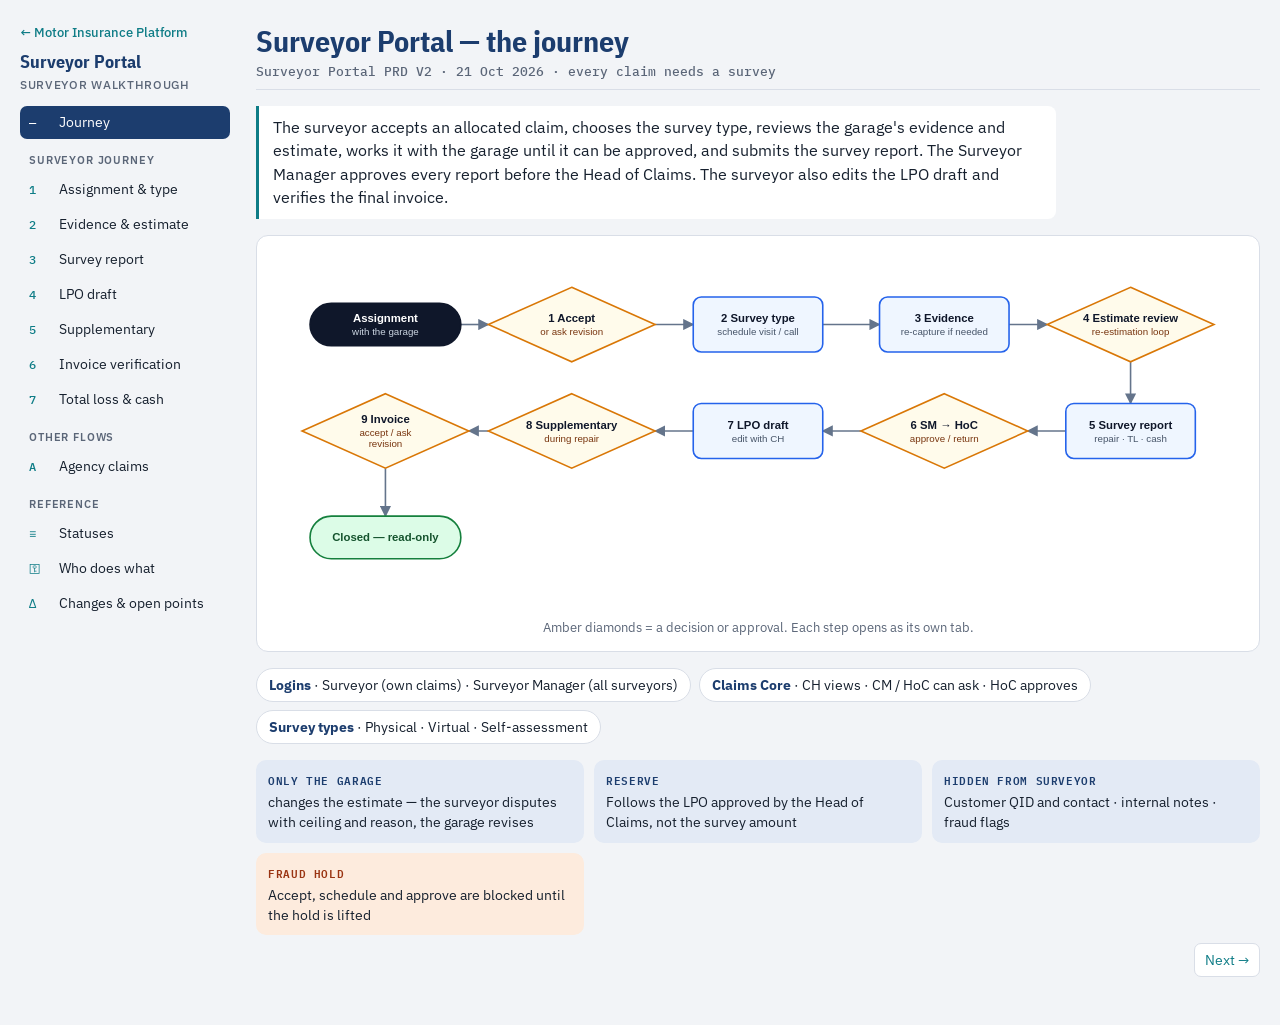
<file: flows/surveyor-portal.html>
<!DOCTYPE html>
<html lang="en">
<head>
<meta charset="UTF-8">
<meta name="viewport" content="width=device-width, initial-scale=1.0, viewport-fit=cover">
<title>Surveyor Portal Flow</title>
<link rel="stylesheet" href="https://fonts.googleapis.com/css2?family=IBM+Plex+Sans:wght@400;500;600;700&family=IBM+Plex+Sans+Condensed:wght@600;700&family=IBM+Plex+Mono:wght@500&display=swap">
<style>
/* Layout: step rail (tabs) + one step at a time. Order inside a step: workflow diagram → key rules (chips) → loops & edge cases (typed callouts) → authority matrix (collapsible). */
:root{
  --bg:#F2F4F7; --surface:#FFFFFF; --ink:#16202E; --muted:#5B6678; --line:#D9DEE7;
  --navy:#1C3D6E; --accent:#0E7C86; --accent-soft:#E2F3F4; --panel:#FFFFFF;
  --do:#1C3D6E; --do-bg:#E3EAF5; --appr:#7A4B00; --appr-bg:#FCEFD6; --view:#4C5566; --view-bg:#EDEFF3; --ask:#0E6B5C; --ask-bg:#DDF2EC; --no:#9AA3B2;
  --loop:#5B21B6; --loop-bg:#F1EAFE; --exc:#9A3412; --exc-bg:#FDEBDD; --rule:#1C3D6E; --rule-bg:#E3EAF5; --open:#9B1C1C; --open-bg:#FDECEC; --new:#1E6B34; --new-bg:#EAF6EC;
  --f-display:"IBM Plex Sans Condensed","Arial Narrow",Arial,sans-serif;
  --f-body:"IBM Plex Sans",-apple-system,"Segoe UI",Roboto,Arial,sans-serif;
  --f-mono:"IBM Plex Mono",ui-monospace,Consolas,monospace;
}
@media (prefers-color-scheme: dark){:root:not([data-theme="light"]){
  --bg:#0F151E; --surface:#172131; --ink:#E6EBF2; --muted:#9AA7BA; --line:#2A3648;
  --navy:#9DB8E6; --accent:#4FC3CC; --accent-soft:#163A40; --panel:#FFFFFF;
  --do:#C9D8F5; --do-bg:#24365A; --appr:#F6CF86; --appr-bg:#4A3510; --view:#C3CAD6; --view-bg:#283244; --ask:#8EE2CF; --ask-bg:#14433A; --no:#5E6A7D;
  --loop:#CDB6FB; --loop-bg:#2E2150; --exc:#F5B48A; --exc-bg:#4A2414; --rule:#C9D8F5; --rule-bg:#24365A; --open:#F4A3A3; --open-bg:#4A1A1A; --new:#93D8A5; --new-bg:#163322; color-scheme:dark}}
:root[data-theme="dark"]{
  --bg:#0F151E; --surface:#172131; --ink:#E6EBF2; --muted:#9AA7BA; --line:#2A3648;
  --navy:#9DB8E6; --accent:#4FC3CC; --accent-soft:#163A40; --panel:#FFFFFF;
  --do:#C9D8F5; --do-bg:#24365A; --appr:#F6CF86; --appr-bg:#4A3510; --view:#C3CAD6; --view-bg:#283244; --ask:#8EE2CF; --ask-bg:#14433A; --no:#5E6A7D;
  --loop:#CDB6FB; --loop-bg:#2E2150; --exc:#F5B48A; --exc-bg:#4A2414; --rule:#C9D8F5; --rule-bg:#24365A; --open:#F4A3A3; --open-bg:#4A1A1A; --new:#93D8A5; --new-bg:#163322; color-scheme:dark}
*{box-sizing:border-box}
body{background:var(--bg);color:var(--ink);font-family:var(--f-body);font-size:15px;line-height:1.5;margin:0}
.wrap{display:grid;grid-template-columns:210px minmax(0,1fr);gap:26px;max-width:1280px;margin:0 auto;padding-inline:20px;padding-block:24px 48px}
nav.rail{position:sticky;top:calc(env(safe-area-inset-top,0px) + 16px);align-self:start;display:flex;flex-direction:column;gap:2px}
.brand{font:700 18px/1.15 var(--f-display);color:var(--navy);margin-bottom:12px}
.brand small{display:block;font:500 11.5px var(--f-body);color:var(--muted);letter-spacing:.06em;text-transform:uppercase;margin-top:4px}
.sep{font:600 10.5px var(--f-body);letter-spacing:.08em;text-transform:uppercase;color:var(--muted);margin:12px 0 4px 9px}
nav.rail button{all:unset;cursor:pointer;display:flex;gap:10px;align-items:baseline;font-size:14px;padding:6px 9px;border-radius:7px;color:var(--ink)}
nav.rail button b{font:500 12px var(--f-mono);color:var(--accent);min-width:20px}
nav.rail button:hover{background:var(--accent-soft)}
nav.rail button:focus-visible{outline:2px solid var(--accent)}
nav.rail button[aria-selected="true"]{background:var(--navy);color:var(--surface)}
nav.rail button[aria-selected="true"] b{color:var(--surface)}
main{min-width:0}
section.tab{display:flex;flex-direction:column;gap:16px}
.head{display:flex;flex-wrap:wrap;align-items:baseline;gap:6px 16px;padding-bottom:10px;border-bottom:1px solid var(--line)}
.eyebrow{font:600 12px var(--f-mono);color:var(--accent)}
h1{font:700 30px/1.1 var(--f-display);margin:0;color:var(--navy);text-wrap:balance}
h3{font:600 12px var(--f-body);letter-spacing:.07em;text-transform:uppercase;color:var(--muted);margin:0}
h4{font:700 17px var(--f-display);color:var(--ink);margin:4px 0 0}
p{margin:0;max-width:75ch}
.status{font:500 12.5px var(--f-mono);color:var(--muted);flex-basis:100%}
.panel{background:var(--panel);border:1px solid var(--line);border-radius:12px;padding:14px;overflow-x:auto}
.panel svg{display:block;margin:0 auto;height:auto}
.panel .cap{font-size:12.5px;color:#5B6678;margin-top:6px;text-align:center}
.two{display:grid;grid-template-columns:repeat(2,minmax(0,1fr));gap:16px;align-items:start}
.keys{display:flex;flex-wrap:wrap;gap:8px}
.key{font-size:13.5px;padding:6px 12px;border-radius:999px;background:var(--surface);border:1px solid var(--line)}
.key b{color:var(--navy)}
.callouts{display:grid;grid-template-columns:repeat(auto-fill,minmax(260px,1fr));gap:10px}
.co{border-radius:10px;padding:10px 12px;font-size:13.5px;display:flex;flex-direction:column;gap:3px}
.co .k{font:600 10.5px var(--f-mono);letter-spacing:.06em;text-transform:uppercase}
.co.loop{background:var(--loop-bg);color:var(--loop)} .co.exc{background:var(--exc-bg);color:var(--exc)} .co.rule{background:var(--rule-bg);color:var(--rule)} .co.open{background:var(--open-bg);color:var(--open)} .co.new{background:var(--new-bg);color:var(--new)}
.co .t{color:var(--ink)}
details.auth{background:var(--surface);border:1px solid var(--line);border-radius:12px;padding:10px 14px}
details.auth summary{cursor:pointer;font:600 12px var(--f-body);letter-spacing:.07em;text-transform:uppercase;color:var(--muted);padding:4px 0}
details.auth[open] summary{margin-bottom:8px}
.card{background:var(--surface);border:1px solid var(--line);border-radius:12px;padding:16px;display:flex;flex-direction:column;gap:10px;min-width:0}
.grid3{display:grid;grid-template-columns:repeat(3,minmax(0,1fr));gap:14px}
ul.t{margin:0;padding-left:18px;display:flex;flex-direction:column;gap:3px;font-size:14px}
.tbl{overflow-x:auto}
table{border-collapse:collapse;width:100%;font-size:13.5px}
th,td{border-bottom:1px solid var(--line);padding:6px 8px;text-align:left;vertical-align:top}
th{font:600 11.5px var(--f-body);letter-spacing:.05em;text-transform:uppercase;color:var(--muted)}
td.c,th.c{text-align:center;white-space:nowrap;min-width:96px}
tr.grp td{background:var(--accent-soft);color:var(--accent);font:600 12px var(--f-body);letter-spacing:.05em;text-transform:uppercase}
.p{display:inline-block;font:600 11px var(--f-body);padding:2px 8px;border-radius:999px;letter-spacing:.02em}
.do{background:var(--do-bg);color:var(--do)} .ap{background:var(--appr-bg);color:var(--appr)} .vw{background:var(--view-bg);color:var(--view)} .ak{background:var(--ask-bg);color:var(--ask)} .no{color:var(--no)}
.pill-del{background:var(--open-bg);color:var(--open)} .pill-chg{background:var(--appr-bg);color:var(--appr)} .pill-new{background:var(--new-bg);color:var(--new)}
.legend{display:flex;flex-wrap:wrap;gap:12px;font-size:12.5px;color:var(--muted);align-items:center}
.lg{display:flex;flex-direction:column;gap:4px}
.pager{display:flex;justify-content:space-between;gap:10px;padding-top:8px}
.pager button{all:unset;cursor:pointer;font-size:13.5px;color:var(--accent);padding:6px 10px;border:1px solid var(--line);border-radius:7px;background:var(--surface)}
.pager button:focus-visible{outline:2px solid var(--accent)}
@media (max-width:900px){.wrap{grid-template-columns:minmax(0,1fr)} nav.rail{position:static;flex-direction:row;flex-wrap:wrap;gap:4px} .brand,.sep{width:100%} nav.rail button{border:1px solid var(--line);padding:4px 8px;font-size:13px} .two,.grid3{grid-template-columns:minmax(0,1fr)}}
.summary{font-size:15.5px;color:var(--ink);max-width:80ch;background:var(--surface);border-left:3px solid var(--accent);padding:10px 14px;border-radius:0 8px 8px 0} details.brief th{width:170px;white-space:nowrap}
</style>
<style>[hidden]{display:none!important} img{max-width:100%} .back{font:500 12.5px var(--f-body);color:var(--accent);text-decoration:none;display:inline-block;margin-bottom:10px} .back:hover{text-decoration:underline}</style>
</head>
<body>
<div class="wrap">
<nav class="rail" role="tablist" aria-label="Surveyor steps">
  <a class="back" href="../">← Motor Insurance Platform</a><div class="brand">Surveyor Portal<small>Surveyor walkthrough</small></div>
  <button role="tab" data-t="overview"><b>—</b>Journey</button>
  <div class="sep">Surveyor journey</div>
  <button role="tab" data-t="s1"><b>1</b>Assignment &amp; type</button>
  <button role="tab" data-t="s2"><b>2</b>Evidence &amp; estimate</button>
  <button role="tab" data-t="s3"><b>3</b>Survey report</button>
  <button role="tab" data-t="s4"><b>4</b>LPO draft</button>
  <button role="tab" data-t="s5"><b>5</b>Supplementary</button>
  <button role="tab" data-t="s6"><b>6</b>Invoice verification</button>
  <button role="tab" data-t="s7"><b>7</b>Total loss &amp; cash</button>
  <div class="sep">Other flows</div>
  <button role="tab" data-t="agency"><b>A</b>Agency claims</button>
  <div class="sep">Reference</div>
  <button role="tab" data-t="statuses"><b>≡</b>Statuses</button>
  <button role="tab" data-t="matrix"><b>⚿</b>Who does what</button>
  <button role="tab" data-t="open"><b>Δ</b>Changes &amp; open points</button>
</nav>
<main>
<section class="tab" id="overview">
  <div class="head"><h1>Surveyor Portal — the journey</h1><div class="status">Surveyor Portal PRD V2 · 21 Oct 2026 · every claim needs a survey</div></div><p class="summary">The surveyor accepts an allocated claim, chooses the survey type, reviews the garage's evidence and estimate, works it with the garage until it can be approved, and submits the survey report. The Surveyor Manager approves every report before the Head of Claims. The surveyor also edits the LPO draft and verifies the final invoice.</p>
  
  <div class="panel"><svg xmlns="http://www.w3.org/2000/svg" role="img" aria-label="Flow diagram" style="width:100%;max-width:1098px" viewBox="0 0 1098 408"><rect width="100%" height="100%" fill="#FFFFFF"/><defs><marker id="mS_v0" viewBox="0 0 10 10" refX="9" refY="5" markerWidth="7" markerHeight="7" orient="auto-start-reverse"><path d="M0,0 L10,5 L0,10 z" fill="#64748B"/></marker><marker id="mG_v0" viewBox="0 0 10 10" refX="9" refY="5" markerWidth="7" markerHeight="7" orient="auto-start-reverse"><path d="M0,0 L10,5 L0,10 z" fill="#15803D"/></marker><marker id="mR_v0" viewBox="0 0 10 10" refX="9" refY="5" markerWidth="7" markerHeight="7" orient="auto-start-reverse"><path d="M0,0 L10,5 L0,10 z" fill="#DC2626"/></marker><marker id="mP_v0" viewBox="0 0 10 10" refX="9" refY="5" markerWidth="7" markerHeight="7" orient="auto-start-reverse"><path d="M0,0 L10,5 L0,10 z" fill="#7C3AED"/></marker></defs><polyline points="214.0,84.0 226.0,84.0 229.5,84.0 229.5,84.0 233.0,84.0 245.0,84.0" fill="none" stroke="#64748B" stroke-width="1.8"  marker-end="url(#mS_v0)"/><polyline points="433.0,84.0 445.0,84.0 454.5,84.0 454.5,84.0 464.0,84.0 476.0,84.0" fill="none" stroke="#64748B" stroke-width="1.8"  marker-end="url(#mS_v0)"/><polyline points="622.0,84.0 634.0,84.0 654.0,84.0 654.0,84.0 674.0,84.0 686.0,84.0" fill="none" stroke="#64748B" stroke-width="1.8"  marker-end="url(#mS_v0)"/><polyline points="832.0,84.0 844.0,84.0 853.5,84.0 853.5,84.0 863.0,84.0 875.0,84.0" fill="none" stroke="#64748B" stroke-width="1.8"  marker-end="url(#mS_v0)"/><polyline points="969.0,126.0 969.0,138.0 969.0,149.5 969.0,149.5 969.0,161.0 969.0,173.0" fill="none" stroke="#64748B" stroke-width="1.8"  marker-end="url(#mS_v0)"/><polyline points="896.0,204.0 884.0,204.0 874.5,204.0 874.5,204.0 865.0,204.0 853.0,204.0" fill="none" stroke="#64748B" stroke-width="1.8"  marker-end="url(#mS_v0)"/><polyline points="665.0,204.0 653.0,204.0 643.5,204.0 643.5,204.0 634.0,204.0 622.0,204.0" fill="none" stroke="#64748B" stroke-width="1.8"  marker-end="url(#mS_v0)"/><polyline points="476.0,204.0 464.0,204.0 454.5,204.0 454.5,204.0 445.0,204.0 433.0,204.0" fill="none" stroke="#64748B" stroke-width="1.8"  marker-end="url(#mS_v0)"/><polyline points="245.0,204.0 233.0,204.0 234.0,204.0 234.0,204.0 235.0,204.0 223.0,204.0" fill="none" stroke="#64748B" stroke-width="1.8"  marker-end="url(#mS_v0)"/><polyline points="129.0,246.0 129.0,258.0 129.0,273.0 129.0,273.0 129.0,288.0 129.0,300.0" fill="none" stroke="#64748B" stroke-width="1.8"  marker-end="url(#mS_v0)"/><rect x="44" y="60" width="170" height="48" rx="24" fill="#0F172A" stroke="#0F172A" stroke-width="1.8"/><text x="129" y="81.7" text-anchor="middle" font-family="Arial" font-size="12.8" font-weight="700" fill="#FFFFFF">Assignment</text><text x="129" y="96.0" text-anchor="middle" font-family="Arial" font-size="11.0" fill="#CBD5E1">with the garage</text><polygon points="339,42 433,84 339,126 245,84" fill="#FFFBEB" stroke="#D97706" stroke-width="1.8"/><text x="339" y="81.7" text-anchor="middle" font-family="Arial" font-size="12.8" font-weight="700" fill="#0F172A">1 Accept</text><text x="339" y="96.0" text-anchor="middle" font-family="Arial" font-size="11.0" fill="#78350F">or ask revision</text><rect x="476" y="53" width="146" height="62" rx="9" fill="#EFF6FF" stroke="#2563EB" stroke-width="1.8"/><text x="549" y="81.7" text-anchor="middle" font-family="Arial" font-size="12.8" font-weight="700" fill="#0F172A">2 Survey type</text><text x="549" y="96.0" text-anchor="middle" font-family="Arial" font-size="11.0" fill="#475569">schedule visit / call</text><rect x="686" y="53" width="146" height="62" rx="9" fill="#EFF6FF" stroke="#2563EB" stroke-width="1.8"/><text x="759" y="81.7" text-anchor="middle" font-family="Arial" font-size="12.8" font-weight="700" fill="#0F172A">3 Evidence</text><text x="759" y="96.0" text-anchor="middle" font-family="Arial" font-size="11.0" fill="#475569">re-capture if needed</text><polygon points="969,42 1063,84 969,126 875,84" fill="#FFFBEB" stroke="#D97706" stroke-width="1.8"/><text x="969" y="81.7" text-anchor="middle" font-family="Arial" font-size="12.8" font-weight="700" fill="#0F172A">4 Estimate review</text><text x="969" y="96.0" text-anchor="middle" font-family="Arial" font-size="11.0" fill="#78350F">re-estimation loop</text><rect x="896" y="173" width="146" height="62" rx="9" fill="#EFF6FF" stroke="#2563EB" stroke-width="1.8"/><text x="969" y="201.7" text-anchor="middle" font-family="Arial" font-size="12.8" font-weight="700" fill="#0F172A">5 Survey report</text><text x="969" y="216.0" text-anchor="middle" font-family="Arial" font-size="11.0" fill="#475569">repair · TL · cash</text><polygon points="759,162 853,204 759,246 665,204" fill="#FFFBEB" stroke="#D97706" stroke-width="1.8"/><text x="759" y="201.7" text-anchor="middle" font-family="Arial" font-size="12.8" font-weight="700" fill="#0F172A">6 SM → HoC</text><text x="759" y="216.0" text-anchor="middle" font-family="Arial" font-size="11.0" fill="#78350F">approve / return</text><rect x="476" y="173" width="146" height="62" rx="9" fill="#EFF6FF" stroke="#2563EB" stroke-width="1.8"/><text x="549" y="201.7" text-anchor="middle" font-family="Arial" font-size="12.8" font-weight="700" fill="#0F172A">7 LPO draft</text><text x="549" y="216.0" text-anchor="middle" font-family="Arial" font-size="11.0" fill="#475569">edit with CH</text><polygon points="339,162 433,204 339,246 245,204" fill="#FFFBEB" stroke="#D97706" stroke-width="1.8"/><text x="339" y="201.7" text-anchor="middle" font-family="Arial" font-size="12.8" font-weight="700" fill="#0F172A">8 Supplementary</text><text x="339" y="216.0" text-anchor="middle" font-family="Arial" font-size="11.0" fill="#78350F">during repair</text><polygon points="129,162 223,204 129,246 35,204" fill="#FFFBEB" stroke="#D97706" stroke-width="1.8"/><text x="129" y="195.3" text-anchor="middle" font-family="Arial" font-size="12.8" font-weight="700" fill="#0F172A">9 Invoice</text><text x="129" y="209.6" text-anchor="middle" font-family="Arial" font-size="11.0" fill="#78350F">accept / ask</text><text x="129" y="222.4" text-anchor="middle" font-family="Arial" font-size="11.0" fill="#78350F">revision</text><rect x="44" y="300" width="170" height="48" rx="24" fill="#DCFCE7" stroke="#15803D" stroke-width="1.8"/><text x="129" y="328.1" text-anchor="middle" font-family="Arial" font-size="12.8" font-weight="700" fill="#14532D">Closed — read-only</text></svg><div class="cap">Amber diamonds = a decision or approval. Each step opens as its own tab.</div></div>
  <div class="keys"><span class="key"><b>Logins</b> · Surveyor (own claims) · Surveyor Manager (all surveyors)</span><span class="key"><b>Claims Core</b> · CH views · CM / HoC can ask · HoC approves</span><span class="key"><b>Survey types</b> · Physical · Virtual · Self-assessment</span></div>
  <div class="callouts"><div class="co rule"><span class="k">Only the garage</span><span class="t">changes the estimate — the surveyor disputes with ceiling and reason, the garage revises</span></div><div class="co rule"><span class="k">Reserve</span><span class="t">Follows the LPO approved by the Head of Claims, not the survey amount</span></div><div class="co rule"><span class="k">Hidden from surveyor</span><span class="t">Customer QID and contact · internal notes · fraud flags</span></div><div class="co exc"><span class="k">Fraud hold</span><span class="t">Accept, schedule and approve are blocked until the hold is lifted</span></div></div>

</section>
<section class="tab" id="s1" hidden>
  <div class="head"><span class="eyebrow">STEP 1</span><h1>Assignment &amp; survey type</h1><div class="status">New assignment → Assigned — awaiting estimate</div></div><p class="summary">The Claims Handler allocates the garage and surveyor together and recommends a survey type. The surveyor accepts — or asks the Claims Handler for a revision with a reason; there is no decline — then picks the type and books the visit or call.</p>
  
  <div class="panel"><svg xmlns="http://www.w3.org/2000/svg" role="img" aria-label="Flow diagram" style="width:100%;max-width:1008px" viewBox="0 0 1008 648"><rect width="100%" height="100%" fill="#FFFFFF"/><defs><marker id="mS_v1" viewBox="0 0 10 10" refX="9" refY="5" markerWidth="7" markerHeight="7" orient="auto-start-reverse"><path d="M0,0 L10,5 L0,10 z" fill="#64748B"/></marker><marker id="mG_v1" viewBox="0 0 10 10" refX="9" refY="5" markerWidth="7" markerHeight="7" orient="auto-start-reverse"><path d="M0,0 L10,5 L0,10 z" fill="#15803D"/></marker><marker id="mR_v1" viewBox="0 0 10 10" refX="9" refY="5" markerWidth="7" markerHeight="7" orient="auto-start-reverse"><path d="M0,0 L10,5 L0,10 z" fill="#DC2626"/></marker><marker id="mP_v1" viewBox="0 0 10 10" refX="9" refY="5" markerWidth="7" markerHeight="7" orient="auto-start-reverse"><path d="M0,0 L10,5 L0,10 z" fill="#7C3AED"/></marker></defs><rect x="28" y="18" width="232" height="624" rx="10" fill="#F8FAFC" stroke="#E2E8F0"/><text x="144" y="42" text-anchor="middle" font-family="Arial" font-size="13.5" font-weight="700" fill="#334155">Claims Core</text><rect x="268" y="18" width="472" height="624" rx="10" fill="#F5F3FF" stroke="#E2E8F0"/><text x="504" y="42" text-anchor="middle" font-family="Arial" font-size="13.5" font-weight="700" fill="#334155">Surveyor Portal</text><rect x="748" y="18" width="232" height="624" rx="10" fill="#EFF6FF" stroke="#E2E8F0"/><text x="864" y="42" text-anchor="middle" font-family="Arial" font-size="13.5" font-weight="700" fill="#334155">Garage Portal</text><polyline points="234.0,120.0 246.0,120.0 265.0,120.0 265.0,120.0 284.0,120.0 296.0,120.0" fill="none" stroke="#64748B" stroke-width="1.8"  marker-end="url(#mS_v1)"/><polyline points="472.0,120.0 484.0,120.0 504.0,120.0 504.0,120.0 524.0,120.0 536.0,120.0" fill="none" stroke="#DC2626" stroke-width="1.8"  marker-end="url(#mR_v1)"/><polyline points="384.0,151.0 384.0,163.0 384.0,170.3 384.0,170.3 384.0,177.5 384.0,189.5" fill="none" stroke="#64748B" stroke-width="1.8"  marker-end="url(#mS_v1)"/><polyline points="286.0,232.0 274.0,232.0 259.0,232.0 259.0,232.0 244.0,232.0 232.0,232.0" fill="none" stroke="#DC2626" stroke-width="1.8"  marker-end="url(#mR_v1)"/><polyline points="144.0,201.0 144.0,189.0 144.0,172.5 144.0,172.5 144.0,156.0 144.0,144.0" fill="none" stroke="#7C3AED" stroke-width="1.8" stroke-dasharray="6 4" marker-end="url(#mP_v1)"/><polyline points="384.0,274.5 384.0,286.5 384.0,288.0 384.0,288.0 384.0,289.5 384.0,301.5" fill="none" stroke="#15803D" stroke-width="1.8"  marker-end="url(#mG_v1)"/><polyline points="482.0,344.0 494.0,344.0 509.0,344.0 509.0,344.0 524.0,344.0 536.0,344.0" fill="none" stroke="#64748B" stroke-width="1.8"  marker-end="url(#mS_v1)"/><polyline points="384.0,386.5 384.0,398.5 384.0,405.8 384.0,405.8 384.0,413.0 384.0,425.0" fill="none" stroke="#64748B" stroke-width="1.8"  marker-end="url(#mS_v1)"/><polyline points="776.0,456.0 764.0,456.0 624.0,456.0 624.0,456.0 484.0,456.0 472.0,456.0" fill="none" stroke="#64748B" stroke-width="1.8"  marker-end="url(#mS_v1)"/><polyline points="384.0,487.0 384.0,499.0 384.0,515.5 384.0,515.5 384.0,532.0 384.0,544.0" fill="none" stroke="#64748B" stroke-width="1.8"  marker-end="url(#mS_v1)"/><polyline points="296.0,456.0 284.0,456.0 264.0,456.0 264.0,456.0 244.0,456.0 232.0,456.0" fill="none" stroke="#DC2626" stroke-width="1.8"  marker-end="url(#mR_v1)"/><rect x="54" y="96" width="180" height="48" rx="24" fill="#0F172A" stroke="#0F172A" stroke-width="1.8"/><text x="144" y="111.2" text-anchor="middle" font-family="Arial" font-size="13.0" font-weight="700" fill="#FFFFFF">CH allocates</text><text x="144" y="125.7" text-anchor="middle" font-family="Arial" font-size="11.2" fill="#CBD5E1">garage + surveyor ·</text><text x="144" y="138.7" text-anchor="middle" font-family="Arial" font-size="11.2" fill="#CBD5E1">recommends type</text><rect x="296" y="89" width="176" height="62" rx="9" fill="#EFF6FF" stroke="#2563EB" stroke-width="1.8"/><text x="384" y="111.2" text-anchor="middle" font-family="Arial" font-size="13.0" font-weight="700" fill="#0F172A">New assignment</text><text x="384" y="125.7" text-anchor="middle" font-family="Arial" font-size="11.2" fill="#475569">claim · vehicle · damage ·</text><text x="384" y="138.7" text-anchor="middle" font-family="Arial" font-size="11.2" fill="#475569">garage</text><rect x="536" y="89" width="176" height="62" rx="9" fill="#FEF2F2" stroke="#DC2626" stroke-width="2.2"/><text x="624" y="117.7" text-anchor="middle" font-family="Arial" font-size="13.0" font-weight="700" fill="#7F1D1D">Fraud hold</text><text x="624" y="132.2" text-anchor="middle" font-family="Arial" font-size="11.2" fill="#991B1B">all actions blocked</text><polygon points="384,189.5 482,232 384,274.5 286,232" fill="#FFFBEB" stroke="#D97706" stroke-width="1.8"/><text x="384" y="236.2" text-anchor="middle" font-family="Arial" font-size="13.0" font-weight="700" fill="#0F172A">Accept?</text><rect x="56" y="201" width="176" height="62" rx="9" fill="#FFF7ED" stroke="#EA580C" stroke-width="1.8"/><text x="144" y="223.2" text-anchor="middle" font-family="Arial" font-size="13.0" font-weight="700" fill="#7C2D12">CH revises or reassigns</text><text x="144" y="237.7" text-anchor="middle" font-family="Arial" font-size="11.2" fill="#9A3412">revision asked with a</text><text x="144" y="250.7" text-anchor="middle" font-family="Arial" font-size="11.2" fill="#9A3412">reason · no decline</text><polygon points="384,301.5 482,344 384,386.5 286,344" fill="#FFFBEB" stroke="#D97706" stroke-width="1.8"/><text x="384" y="335.2" text-anchor="middle" font-family="Arial" font-size="13.0" font-weight="700" fill="#0F172A">Survey type</text><text x="384" y="349.7" text-anchor="middle" font-family="Arial" font-size="11.2" fill="#78350F">physical · virtual ·</text><text x="384" y="362.7" text-anchor="middle" font-family="Arial" font-size="11.2" fill="#78350F">self-assessment</text><rect x="536" y="313" width="176" height="62" rx="9" fill="#FFF7ED" stroke="#EA580C" stroke-width="1.8"/><text x="624" y="341.7" text-anchor="middle" font-family="Arial" font-size="13.0" font-weight="700" fill="#7C2D12">Differs from CH</text><text x="624" y="356.2" text-anchor="middle" font-family="Arial" font-size="11.2" fill="#9A3412">reason mandatory</text><rect x="296" y="425" width="176" height="62" rx="9" fill="#EFF6FF" stroke="#2563EB" stroke-width="1.8"/><text x="384" y="447.2" text-anchor="middle" font-family="Arial" font-size="13.0" font-weight="700" fill="#0F172A">Schedule</text><text x="384" y="461.7" text-anchor="middle" font-family="Arial" font-size="11.2" fill="#475569">physical after receipt ·</text><text x="384" y="474.7" text-anchor="middle" font-family="Arial" font-size="11.2" fill="#475569">virtual = video call</text><rect x="776" y="425" width="176" height="62" rx="9" fill="#ECFEFF" stroke="#0E7490" stroke-width="1.8"/><text x="864" y="453.7" text-anchor="middle" font-family="Arial" font-size="13.0" font-weight="700" fill="#0F172A">Vehicle received</text><text x="864" y="468.2" text-anchor="middle" font-family="Arial" font-size="11.2" fill="#475569">garage records receipt</text><rect x="56" y="425" width="176" height="62" rx="9" fill="#FEF2F2" stroke="#DC2626" stroke-width="2.2"/><text x="144" y="453.7" text-anchor="middle" font-family="Arial" font-size="13.0" font-weight="700" fill="#7F1D1D">Slot missed</text><text x="144" y="468.2" text-anchor="middle" font-family="Arial" font-size="11.2" fill="#991B1B">flag · manager alerted</text><rect x="294" y="544" width="180" height="48" rx="24" fill="#DCFCE7" stroke="#15803D" stroke-width="1.8"/><text x="384" y="565.7" text-anchor="middle" font-family="Arial" font-size="13.0" font-weight="700" fill="#14532D">Awaiting estimate</text><text x="384" y="580.2" text-anchor="middle" font-family="Arial" font-size="11.2" fill="#166534">clock starts at submission</text><rect x="234.7" y="222.2" width="63.6" height="19.52" rx="4" fill="#FFFFFF" stroke="#DC2626" stroke-width="1"/><text x="266.5" y="235.8" text-anchor="middle" font-family="Arial" font-size="11.4" font-weight="600" fill="#DC2626">Revision</text><rect x="115.4" y="171.0" width="57.1" height="19.52" rx="4" fill="#FFFFFF" stroke="#7C3AED" stroke-width="1"/><text x="144.0" y="184.5" text-anchor="middle" font-family="Arial" font-size="11.4" font-weight="600" fill="#7C3AED">re-send</text><rect x="358.7" y="277.5" width="50.7" height="19.52" rx="4" fill="#FFFFFF" stroke="#15803D" stroke-width="1"/><text x="384.0" y="291.0" text-anchor="middle" font-family="Arial" font-size="11.4" font-weight="600" fill="#15803D">Accept</text><rect x="636.4" y="446.2" width="115.2" height="19.52" rx="4" fill="#FFFFFF" stroke="#64748B" stroke-width="1"/><text x="694.0" y="459.8" text-anchor="middle" font-family="Arial" font-size="11.4" font-weight="600" fill="#64748B">enables physical</text><rect x="248.7" y="446.2" width="50.7" height="19.52" rx="4" fill="#FFFFFF" stroke="#DC2626" stroke-width="1"/><text x="274.0" y="459.8" text-anchor="middle" font-family="Arial" font-size="11.4" font-weight="600" fill="#DC2626">missed</text></svg><div class="cap">Physical surveys need the vehicle at the garage first.</div></div>
  <div class="card"><div class="tbl"><table><tr><th>Survey type</th><th>When</th><th>How</th></tr><tr><td>Physical</td><td>Severe / major damage, or surveyor's call; at the accident site if the vehicle cannot move</td><td>Visit after receipt; live capture; surveyor photos kept alongside the garage's</td></tr><tr><td>Virtual</td><td>Minor claims, re-inspections</td><td>Video call with the garage; mandatory angles checked</td></tr><tr><td>Self-assessment</td><td>Minor, low-value, complete evidence</td><td>Desk review; re-capture still possible</td></tr></table></div></div>
  <div class="callouts"><div class="co loop"><span class="k">Ask for revision</span><span class="t">Reason mandatory → the Claims Handler corrects and re-sends, or reassigns (then the claim leaves the queue). No decline</span></div><div class="co exc"><span class="k">Slot missed</span><span class="t">Flag "Survey slot missed"; manager alerted</span></div><div class="co rule"><span class="k">Reassigned</span><span class="t">Access removed at once; the new surveyor sees all versions and messages</span></div></div>
  <details class="auth"><summary>Who does what — 1 · Assignment &amp; survey type</summary><div class="legend"><span class="p do">Doer</span>performs <span class="p ap">Approver</span>checker <span class="p ak">Can ask</span>sends back <span class="p vw">Viewer</span>read-only <span class="p no">—</span>no access</div><div class="tbl"><table><tr><th>Action</th><th class="c">Surveyor</th><th class="c">Surveyor Manager</th><th class="c">Claims Handler</th><th class="c">Claims Manager</th><th class="c">Head of Claims</th><th>Note</th></tr><tr><td>Allocate surveyor with garage, recommend survey type</td><td class="c"><span class="p no">—</span></td><td class="c"><span class="p no">—</span></td><td class="c"><span class="p do">Doer</span></td><td class="c"><span class="p vw">Viewer</span></td><td class="c"><span class="p vw">Viewer</span></td><td>Together at allocation</td></tr><tr><td>Accept, or ask for a revision (reason) — no decline</td><td class="c"><span class="p do">Doer</span></td><td class="c"><span class="p vw">Viewer</span></td><td class="c"><span class="p vw">Viewer</span></td><td class="c"><span class="p vw">Viewer</span></td><td class="c"><span class="p vw">Viewer</span></td><td>Blocked under a fraud hold</td></tr><tr><td>Correct and re-send the assignment, or reassign</td><td class="c"><span class="p no">—</span></td><td class="c"><span class="p vw">Viewer</span></td><td class="c"><span class="p do">Doer</span></td><td class="c"><span class="p do">Doer</span></td><td class="c"><span class="p do">Doer</span></td><td>After a revision request</td></tr><tr><td>Choose survey type (reason if different)</td><td class="c"><span class="p do">Doer</span></td><td class="c"><span class="p vw">Viewer</span></td><td class="c"><span class="p vw">Viewer</span></td><td class="c"><span class="p vw">Viewer</span></td><td class="c"><span class="p vw">Viewer</span></td><td>Choice shows in Claims Core</td></tr><tr><td>Reassign surveyor at any stage</td><td class="c"><span class="p no">—</span></td><td class="c"><span class="p vw">Viewer</span></td><td class="c"><span class="p do">Doer</span></td><td class="c"><span class="p do">Doer</span></td><td class="c"><span class="p do">Doer</span></td><td>Access removed at once</td></tr></table></div></details>
  <details class="auth brief"><summary>Step brief</summary><div class="tbl"><table><tr><th>Main sections</th><td>Assignment card · accept / ask for revision · survey type · schedule</td></tr><tr><th>Mandatory</th><td>Revision reason · reason when the type differs</td></tr><tr><th>To / from</th><td>Assignment in · type and schedule shown in Claims Core and to the garage</td></tr><tr><th>Statuses</th><td>New assignment · Assigned — awaiting estimate</td></tr></table></div></details>

</section>
<section class="tab" id="s2" hidden>
  <div class="head"><span class="eyebrow">STEP 2</span><h1>Evidence &amp; estimate review</h1><div class="status">Estimate to review ⇄ Awaiting resubmission · Info / re-capture requested</div></div><p class="summary">The garage's inspection (20 named photos, video, verification) is visible as soon as it is submitted. The AI damage assessment runs then and is the baseline the garage builds its estimate on; the estimate review opens only when the garage submits the estimate, which starts the survey clock.</p>
  
  <div class="panel"><svg xmlns="http://www.w3.org/2000/svg" role="img" aria-label="Flow diagram" style="width:100%;max-width:1008px" viewBox="0 0 1008 760"><rect width="100%" height="100%" fill="#FFFFFF"/><defs><marker id="mS_v2" viewBox="0 0 10 10" refX="9" refY="5" markerWidth="7" markerHeight="7" orient="auto-start-reverse"><path d="M0,0 L10,5 L0,10 z" fill="#64748B"/></marker><marker id="mG_v2" viewBox="0 0 10 10" refX="9" refY="5" markerWidth="7" markerHeight="7" orient="auto-start-reverse"><path d="M0,0 L10,5 L0,10 z" fill="#15803D"/></marker><marker id="mR_v2" viewBox="0 0 10 10" refX="9" refY="5" markerWidth="7" markerHeight="7" orient="auto-start-reverse"><path d="M0,0 L10,5 L0,10 z" fill="#DC2626"/></marker><marker id="mP_v2" viewBox="0 0 10 10" refX="9" refY="5" markerWidth="7" markerHeight="7" orient="auto-start-reverse"><path d="M0,0 L10,5 L0,10 z" fill="#7C3AED"/></marker></defs><rect x="28" y="18" width="232" height="736" rx="10" fill="#EFF6FF" stroke="#E2E8F0"/><text x="144" y="42" text-anchor="middle" font-family="Arial" font-size="13.5" font-weight="700" fill="#334155">Garage Portal</text><rect x="268" y="18" width="472" height="736" rx="10" fill="#F5F3FF" stroke="#E2E8F0"/><text x="504" y="42" text-anchor="middle" font-family="Arial" font-size="13.5" font-weight="700" fill="#334155">Surveyor Portal</text><rect x="748" y="18" width="232" height="736" rx="10" fill="#F8FAFC" stroke="#E2E8F0"/><text x="864" y="42" text-anchor="middle" font-family="Arial" font-size="13.5" font-weight="700" fill="#334155">Claims Core</text><polyline points="234.0,120.0 246.0,120.0 265.0,120.0 265.0,120.0 284.0,120.0 296.0,120.0" fill="none" stroke="#64748B" stroke-width="1.8"  marker-end="url(#mS_v2)"/><polyline points="384.0,151.0 384.0,163.0 384.0,170.3 384.0,170.3 384.0,177.5 384.0,189.5" fill="none" stroke="#64748B" stroke-width="1.8"  marker-end="url(#mS_v2)"/><polyline points="286.0,232.0 274.0,232.0 259.0,232.0 259.0,232.0 244.0,232.0 232.0,232.0" fill="none" stroke="#DC2626" stroke-width="1.8"  marker-end="url(#mR_v2)"/><polyline points="144.0,201.0 144.0,189.0 144.0,172.5 144.0,172.5 144.0,156.0 144.0,144.0" fill="none" stroke="#7C3AED" stroke-width="1.8" stroke-dasharray="6 4" marker-end="url(#mP_v2)"/><polyline points="384.0,274.5 384.0,286.5 384.0,288.0 384.0,288.0 384.0,289.5 384.0,301.5" fill="none" stroke="#15803D" stroke-width="1.8"  marker-end="url(#mG_v2)"/><polyline points="232.0,344.0 244.0,344.0 259.0,344.0 259.0,344.0 274.0,344.0 286.0,344.0" fill="none" stroke="#64748B" stroke-width="1.8"  marker-end="url(#mS_v2)"/><polyline points="482.0,344.0 494.0,344.0 509.0,344.0 509.0,344.0 524.0,344.0 536.0,344.0" fill="none" stroke="#64748B" stroke-width="1.8"  marker-end="url(#mS_v2)"/><polyline points="384.0,386.5 384.0,398.5 384.0,400.0 384.0,400.0 384.0,401.5 384.0,413.5" fill="none" stroke="#64748B" stroke-width="1.8"  marker-end="url(#mS_v2)"/><polyline points="286.0,456.0 274.0,456.0 259.0,456.0 259.0,456.0 244.0,456.0 232.0,456.0" fill="none" stroke="#DC2626" stroke-width="1.8"  marker-end="url(#mR_v2)"/><polyline points="144.0,425.0 144.0,413.0 144.0,400.0 144.0,400.0 144.0,387.0 144.0,375.0" fill="none" stroke="#7C3AED" stroke-width="1.8" stroke-dasharray="6 4" marker-end="url(#mP_v2)"/><polyline points="776.0,456.0 764.0,456.0 629.0,456.0 629.0,456.0 494.0,456.0 482.0,456.0" fill="none" stroke="#64748B" stroke-width="1.8"  marker-end="url(#mS_v2)"/><polyline points="384.0,498.5 384.0,510.5 384.0,517.8 384.0,517.8 384.0,525.0 384.0,537.0" fill="none" stroke="#15803D" stroke-width="1.8"  marker-end="url(#mG_v2)"/><polyline points="384.0,599.0 384.0,611.0 384.0,627.5 384.0,627.5 384.0,644.0 384.0,656.0" fill="none" stroke="#64748B" stroke-width="1.8"  marker-end="url(#mS_v2)"/><rect x="54" y="96" width="180" height="48" rx="24" fill="#0F172A" stroke="#0F172A" stroke-width="1.8"/><text x="144" y="117.7" text-anchor="middle" font-family="Arial" font-size="13.0" font-weight="700" fill="#FFFFFF">Inspection submitted</text><text x="144" y="132.2" text-anchor="middle" font-family="Arial" font-size="11.2" fill="#CBD5E1">20 photos · video · checks</text><rect x="296" y="89" width="176" height="62" rx="9" fill="#EFF6FF" stroke="#2563EB" stroke-width="1.8"/><text x="384" y="117.7" text-anchor="middle" font-family="Arial" font-size="13.0" font-weight="700" fill="#0F172A">Review evidence</text><text x="384" y="132.2" text-anchor="middle" font-family="Arial" font-size="11.2" fill="#475569">named slots · verification</text><polygon points="384,189.5 482,232 384,274.5 286,232" fill="#FFFBEB" stroke="#D97706" stroke-width="1.8"/><text x="384" y="228.9" text-anchor="middle" font-family="Arial" font-size="13.0" font-weight="700" fill="#0F172A">Evidence</text><text x="384" y="243.4" text-anchor="middle" font-family="Arial" font-size="13.0" font-weight="700" fill="#0F172A">complete?</text><rect x="56" y="201" width="176" height="62" rx="9" fill="#EFF6FF" stroke="#2563EB" stroke-width="1.8"/><text x="144" y="223.2" text-anchor="middle" font-family="Arial" font-size="13.0" font-weight="700" fill="#0F172A">Garage re-captures</text><text x="144" y="237.7" text-anchor="middle" font-family="Arial" font-size="11.2" fill="#475569">angle + reason · seen at</text><text x="144" y="250.7" text-anchor="middle" font-family="Arial" font-size="11.2" fill="#475569">once</text><rect x="56" y="313" width="176" height="62" rx="9" fill="#EFF6FF" stroke="#2563EB" stroke-width="1.8"/><text x="144" y="335.2" text-anchor="middle" font-family="Arial" font-size="13.0" font-weight="700" fill="#0F172A">Estimate submitted</text><text x="144" y="349.7" text-anchor="middle" font-family="Arial" font-size="11.2" fill="#475569">on the AI baseline · clock</text><text x="144" y="362.7" text-anchor="middle" font-family="Arial" font-size="11.2" fill="#475569">starts</text><polygon points="384,301.5 482,344 384,386.5 286,344" fill="#FFFBEB" stroke="#D97706" stroke-width="1.8"/><text x="384" y="335.2" text-anchor="middle" font-family="Arial" font-size="13.0" font-weight="700" fill="#0F172A">Line by line</text><text x="384" y="349.7" text-anchor="middle" font-family="Arial" font-size="11.2" fill="#78350F">accept · ceiling ·</text><text x="384" y="362.7" text-anchor="middle" font-family="Arial" font-size="11.2" fill="#78350F">reject</text><rect x="536" y="313" width="176" height="62" rx="9" fill="#FFF7ED" stroke="#EA580C" stroke-width="1.8"/><text x="624" y="335.2" text-anchor="middle" font-family="Arial" font-size="13.0" font-weight="700" fill="#7C2D12">Document problem</text><text x="624" y="349.7" text-anchor="middle" font-family="Arial" font-size="11.2" fill="#9A3412">Returned to CH · garage On</text><text x="624" y="362.7" text-anchor="middle" font-family="Arial" font-size="11.2" fill="#9A3412">hold</text><polygon points="384,413.5 482,456 384,498.5 286,456" fill="#FFFBEB" stroke="#D97706" stroke-width="1.8"/><text x="384" y="460.2" text-anchor="middle" font-family="Arial" font-size="13.0" font-weight="700" fill="#0F172A">All lines agreed?</text><rect x="56" y="425" width="176" height="62" rx="9" fill="#EFF6FF" stroke="#2563EB" stroke-width="1.8"/><text x="144" y="447.2" text-anchor="middle" font-family="Arial" font-size="13.0" font-weight="700" fill="#0F172A">Garage revises</text><text x="144" y="461.7" text-anchor="middle" font-family="Arial" font-size="11.2" fill="#475569">justification + proofs ·</text><text x="144" y="474.7" text-anchor="middle" font-family="Arial" font-size="11.2" fill="#475569">v+1 · no reject</text><rect x="776" y="425" width="176" height="62" rx="9" fill="#ECFEFF" stroke="#0E7490" stroke-width="1.8"/><text x="864" y="453.7" text-anchor="middle" font-family="Arial" font-size="13.0" font-weight="700" fill="#0F172A">CM / HoC</text><text x="864" y="468.2" text-anchor="middle" font-family="Arial" font-size="11.2" fill="#475569">can also ask re-estimation</text><rect x="296" y="537" width="176" height="62" rx="9" fill="#EFF6FF" stroke="#2563EB" stroke-width="1.8"/><text x="384" y="559.2" text-anchor="middle" font-family="Arial" font-size="13.0" font-weight="700" fill="#0F172A">Approve estimate</text><text x="384" y="573.7" text-anchor="middle" font-family="Arial" font-size="11.2" fill="#475569">depreciation · discount</text><text x="384" y="586.7" text-anchor="middle" font-family="Arial" font-size="11.2" fill="#475569">applied</text><rect x="294" y="656" width="180" height="48" rx="24" fill="#DCFCE7" stroke="#15803D" stroke-width="1.8"/><text x="384" y="684.2" text-anchor="middle" font-family="Arial" font-size="13.0" font-weight="700" fill="#14532D">Write survey report</text><rect x="254.1" y="222.2" width="24.9" height="19.52" rx="4" fill="#FFFFFF" stroke="#DC2626" stroke-width="1"/><text x="266.5" y="235.8" text-anchor="middle" font-family="Arial" font-size="11.4" font-weight="600" fill="#DC2626">No</text><rect x="109.0" y="171.0" width="70.0" height="19.52" rx="4" fill="#FFFFFF" stroke="#7C3AED" stroke-width="1"/><text x="144.0" y="184.5" text-anchor="middle" font-family="Arial" font-size="11.4" font-weight="600" fill="#7C3AED">re-upload</text><rect x="368.3" y="277.5" width="31.3" height="19.52" rx="4" fill="#FFFFFF" stroke="#15803D" stroke-width="1"/><text x="384.0" y="291.0" text-anchor="middle" font-family="Arial" font-size="11.4" font-weight="600" fill="#15803D">Yes</text><rect x="254.1" y="446.2" width="24.9" height="19.52" rx="4" fill="#FFFFFF" stroke="#DC2626" stroke-width="1"/><text x="266.5" y="459.8" text-anchor="middle" font-family="Arial" font-size="11.4" font-weight="600" fill="#DC2626">No</text><rect x="112.2" y="396.7" width="63.6" height="19.52" rx="4" fill="#FFFFFF" stroke="#7C3AED" stroke-width="1"/><text x="144.0" y="410.3" text-anchor="middle" font-family="Arial" font-size="11.4" font-weight="600" fill="#7C3AED">resubmit</text><rect x="680.8" y="446.2" width="31.3" height="19.52" rx="4" fill="#FFFFFF" stroke="#64748B" stroke-width="1"/><text x="696.5" y="459.8" text-anchor="middle" font-family="Arial" font-size="11.4" font-weight="600" fill="#64748B">ask</text><rect x="368.3" y="504.4" width="31.3" height="19.52" rx="4" fill="#FFFFFF" stroke="#15803D" stroke-width="1"/><text x="384.0" y="517.9" text-anchor="middle" font-family="Arial" font-size="11.4" font-weight="600" fill="#15803D">Yes</text></svg><div class="cap">The AI assessment arrives with the estimate — each line shows AI or Edited by garage. It is for reference only and never approves.</div></div>
  <div class="card"><div class="tbl"><table><tr><th>Action</th><th>Rule</th></tr><tr><td>Accept line</td><td>Line is locked</td></tr><tr><td>Revise line</td><td>Assessed ceiling + reason → garage revises with justification</td></tr><tr><td>Reject line</td><td>Reason mandatory</td></tr><tr><td>Depreciation · discount</td><td>Per line; depreciation on replaced parts charged to the policyholder</td></tr><tr><td>Lump sum</td><td>Approve the garage's, or substitute one (sent to the garage)</td></tr><tr><td>Wrong claim no. / plate</td><td>Returned to the garage for correction</td></tr><tr><td>Document problem</td><td>Returned to the Claims Handler; garage sees On hold</td></tr></table></div></div>
  <div class="keys"><span class="key"><b>Assessed value</b> · (parts + labour + paint + others) − depreciation − discount</span><span class="key"><b>Excess</b> · paid by the customer to Al Koot by link — never to the garage</span><span class="key"><b>Clock</b> · starts at estimate submission, not allocation</span></div>
  <div class="callouts"><div class="co loop"><span class="k">Re-capture loop</span><span class="t">Surveyor, CM or HoC ask for an angle → garage uploads → seen at once</span></div><div class="co loop"><span class="k">Re-estimation loop</span><span class="t">Each round is a new version; the garage cannot reject</span></div></div>
  <details class="auth"><summary>Who does what — 2 · Evidence &amp; estimate</summary><div class="legend"><span class="p do">Doer</span>performs <span class="p ap">Approver</span>checker <span class="p ak">Can ask</span>sends back <span class="p vw">Viewer</span>read-only <span class="p no">—</span>no access</div><div class="tbl"><table><tr><th>Action</th><th class="c">Surveyor</th><th class="c">Surveyor Manager</th><th class="c">Claims Handler</th><th class="c">Claims Manager</th><th class="c">Head of Claims</th><th>Note</th></tr><tr><td>Ask image re-capture / information</td><td class="c"><span class="p ak">Can ask</span></td><td class="c"><span class="p vw">Viewer</span></td><td class="c"><span class="p vw">Viewer</span></td><td class="c"><span class="p ak">Can ask</span></td><td class="c"><span class="p ak">Can ask</span></td><td>Straight to the Garage Portal</td></tr><tr><td>Review line by line (accept, ceiling, reject, depreciation)</td><td class="c"><span class="p do">Doer</span></td><td class="c"><span class="p vw">Viewer</span></td><td class="c"><span class="p vw">Viewer</span></td><td class="c"><span class="p vw">Viewer</span></td><td class="c"><span class="p vw">Viewer</span></td><td>CH views only</td></tr><tr><td>Ask re-estimation</td><td class="c"><span class="p ak">Can ask</span></td><td class="c"><span class="p vw">Viewer</span></td><td class="c"><span class="p vw">Viewer</span></td><td class="c"><span class="p ak">Can ask</span></td><td class="c"><span class="p ak">Can ask</span></td><td>Garage revises — cannot reject</td></tr><tr><td>Return to CH for a document problem</td><td class="c"><span class="p do">Doer</span></td><td class="c"><span class="p vw">Viewer</span></td><td class="c"><span class="p do">Doer</span></td><td class="c"><span class="p vw">Viewer</span></td><td class="c"><span class="p vw">Viewer</span></td><td>Garage sees On hold</td></tr><tr><td>Approve the estimate</td><td class="c"><span class="p do">Doer</span></td><td class="c"><span class="p vw">Viewer</span></td><td class="c"><span class="p vw">Viewer</span></td><td class="c"><span class="p vw">Viewer</span></td><td class="c"><span class="p vw">Viewer</span></td><td></td></tr></table></div></details>
  <details class="auth brief"><summary>Step brief</summary><div class="tbl"><table><tr><th>Main sections</th><td>Evidence by named slot · estimate with AI summary (baseline) · lines AI / edited · versions</td></tr><tr><th>Mandatory</th><td>Reason on every revised or rejected line</td></tr><tr><th>To / from</th><td>Requests to the garage · new versions back</td></tr><tr><th>Statuses</th><td>Estimate to review · Awaiting resubmission · Info / re-capture requested · Returned to CH</td></tr></table></div></details>

</section>
<section class="tab" id="s3" hidden>
  <div class="head"><span class="eyebrow">STEP 3</span><h1>Survey report &amp; approval</h1><div class="status">Report submitted → Pending Surveyor Manager → Pending HoC · Returned · Revision requested</div></div><p class="summary">The surveyor submits the survey report with a recommendation. The Surveyor Manager approves or returns it; the Head of Claims then approves or — with the Claims Manager — asks for changes. The Claims Handler only views it.</p>
  
  <div class="panel"><svg xmlns="http://www.w3.org/2000/svg" role="img" aria-label="Flow diagram" style="width:100%;max-width:1248px" viewBox="0 0 1248 424"><rect width="100%" height="100%" fill="#FFFFFF"/><defs><marker id="mS_v3" viewBox="0 0 10 10" refX="9" refY="5" markerWidth="7" markerHeight="7" orient="auto-start-reverse"><path d="M0,0 L10,5 L0,10 z" fill="#64748B"/></marker><marker id="mG_v3" viewBox="0 0 10 10" refX="9" refY="5" markerWidth="7" markerHeight="7" orient="auto-start-reverse"><path d="M0,0 L10,5 L0,10 z" fill="#15803D"/></marker><marker id="mR_v3" viewBox="0 0 10 10" refX="9" refY="5" markerWidth="7" markerHeight="7" orient="auto-start-reverse"><path d="M0,0 L10,5 L0,10 z" fill="#DC2626"/></marker><marker id="mP_v3" viewBox="0 0 10 10" refX="9" refY="5" markerWidth="7" markerHeight="7" orient="auto-start-reverse"><path d="M0,0 L10,5 L0,10 z" fill="#7C3AED"/></marker></defs><rect x="28" y="18" width="232" height="400" rx="10" fill="#F5F3FF" stroke="#E2E8F0"/><text x="144" y="42" text-anchor="middle" font-family="Arial" font-size="13.5" font-weight="700" fill="#334155">Surveyor Portal</text><rect x="268" y="18" width="232" height="400" rx="10" fill="#F5F3FF" stroke="#E2E8F0"/><text x="384" y="42" text-anchor="middle" font-family="Arial" font-size="13.5" font-weight="700" fill="#334155">Surveyor Manager</text><rect x="508" y="18" width="712" height="400" rx="10" fill="#F8FAFC" stroke="#E2E8F0"/><text x="864" y="42" text-anchor="middle" font-family="Arial" font-size="13.5" font-weight="700" fill="#334155">Claims Core</text><polyline points="144.0,144.0 144.0,156.0 144.0,172.5 144.0,172.5 144.0,189.0 144.0,201.0" fill="none" stroke="#64748B" stroke-width="1.8"  marker-end="url(#mS_v3)"/><polyline points="232.0,232.0 244.0,232.0 259.0,232.0 259.0,232.0 274.0,232.0 286.0,232.0" fill="none" stroke="#64748B" stroke-width="1.8"  marker-end="url(#mS_v3)"/><polyline points="384.0,274.5 384.0,286.5 384.0,344.0 244.0,344.0 232.0,344.0" fill="none" stroke="#DC2626" stroke-width="1.8"  marker-end="url(#mR_v3)"/><polyline points="144.0,313.0 144.0,301.0 144.0,288.0 144.0,288.0 144.0,275.0 144.0,263.0" fill="none" stroke="#7C3AED" stroke-width="1.8" stroke-dasharray="6 4" marker-end="url(#mP_v3)"/><polyline points="482.0,232.0 494.0,232.0 504.0,232.0 504.0,232.0 514.0,232.0 526.0,232.0" fill="none" stroke="#15803D" stroke-width="1.8"  marker-end="url(#mG_v3)"/><polyline points="624.0,274.5 624.0,286.5 624.0,398.0 144.0,398.0 144.0,387.0 144.0,375.0" fill="none" stroke="#7C3AED" stroke-width="1.8" stroke-dasharray="6 4" marker-end="url(#mP_v3)"/><polyline points="722.0,232.0 734.0,232.0 744.0,232.0 744.0,232.0 754.0,232.0 766.0,232.0" fill="none" stroke="#15803D" stroke-width="1.8"  marker-end="url(#mG_v3)"/><polyline points="864.0,189.5 864.0,177.5 864.0,170.3 864.0,170.3 864.0,163.0 864.0,151.0" fill="none" stroke="#64748B" stroke-width="1.8"  marker-end="url(#mS_v3)"/><polyline points="962.0,232.0 974.0,232.0 989.0,232.0 989.0,232.0 1004.0,232.0 1016.0,232.0" fill="none" stroke="#64748B" stroke-width="1.8"  marker-end="url(#mS_v3)"/><polyline points="864.0,274.5 864.0,286.5 864.0,297.3 864.0,297.3 864.0,308.0 864.0,320.0" fill="none" stroke="#64748B" stroke-width="1.8"  marker-end="url(#mS_v3)"/><rect x="54" y="96" width="180" height="48" rx="24" fill="#0F172A" stroke="#0F172A" stroke-width="1.8"/><text x="144" y="124.2" text-anchor="middle" font-family="Arial" font-size="13.0" font-weight="700" fill="#FFFFFF">Estimate approved</text><rect x="56" y="201" width="176" height="62" rx="9" fill="#EFF6FF" stroke="#2563EB" stroke-width="1.8"/><text x="144" y="223.2" text-anchor="middle" font-family="Arial" font-size="13.0" font-weight="700" fill="#0F172A">Submit survey report</text><text x="144" y="237.7" text-anchor="middle" font-family="Arial" font-size="11.2" fill="#475569">recommendation: repair ·</text><text x="144" y="250.7" text-anchor="middle" font-family="Arial" font-size="11.2" fill="#475569">total loss · cash</text><rect x="56" y="313" width="176" height="62" rx="9" fill="#EFF6FF" stroke="#2563EB" stroke-width="1.8"/><text x="144" y="335.2" text-anchor="middle" font-family="Arial" font-size="13.0" font-weight="700" fill="#0F172A">Revise report</text><text x="144" y="349.7" text-anchor="middle" font-family="Arial" font-size="11.2" fill="#475569">reason shown · changes</text><text x="144" y="362.7" text-anchor="middle" font-family="Arial" font-size="11.2" fill="#475569">logged</text><polygon points="384,189.5 482,232 384,274.5 286,232" fill="#FFFBEB" stroke="#D97706" stroke-width="1.8"/><text x="384" y="229.7" text-anchor="middle" font-family="Arial" font-size="13.0" font-weight="700" fill="#0F172A">Surveyor Manager</text><text x="384" y="244.2" text-anchor="middle" font-family="Arial" font-size="11.2" fill="#78350F">approve / return</text><polygon points="624,189.5 722,232 624,274.5 526,232" fill="#FFFBEB" stroke="#D97706" stroke-width="1.8"/><text x="624" y="223.2" text-anchor="middle" font-family="Arial" font-size="13.0" font-weight="700" fill="#0F172A">Head of Claims</text><text x="624" y="237.7" text-anchor="middle" font-family="Arial" font-size="11.2" fill="#78350F">approve · ask</text><text x="624" y="250.7" text-anchor="middle" font-family="Arial" font-size="11.2" fill="#78350F">changes (CM too)</text><polygon points="864,189.5 962,232 864,274.5 766,232" fill="#FFFBEB" stroke="#D97706" stroke-width="1.8"/><text x="864" y="236.2" text-anchor="middle" font-family="Arial" font-size="13.0" font-weight="700" fill="#0F172A">Route</text><rect x="776" y="89" width="176" height="62" rx="9" fill="#FFF7ED" stroke="#EA580C" stroke-width="1.8"/><text x="864" y="117.7" text-anchor="middle" font-family="Arial" font-size="13.0" font-weight="700" fill="#7C2D12">Total loss</text><text x="864" y="132.2" text-anchor="middle" font-family="Arial" font-size="11.2" fill="#9A3412">HoC → Committee</text><rect x="1016" y="201" width="176" height="62" rx="9" fill="#FFF7ED" stroke="#EA580C" stroke-width="1.8"/><text x="1104" y="229.7" text-anchor="middle" font-family="Arial" font-size="13.0" font-weight="700" fill="#7C2D12">Cash settlement</text><text x="1104" y="244.2" text-anchor="middle" font-family="Arial" font-size="11.2" fill="#9A3412">HoC approves amount</text><rect x="774" y="320" width="180" height="48" rx="24" fill="#DCFCE7" stroke="#15803D" stroke-width="1.8"/><text x="864" y="348.2" text-anchor="middle" font-family="Arial" font-size="13.0" font-weight="700" fill="#14532D">LPO draft</text><rect x="358.7" y="305.5" width="50.7" height="19.52" rx="4" fill="#FFFFFF" stroke="#DC2626" stroke-width="1"/><text x="384.0" y="319.0" text-anchor="middle" font-family="Arial" font-size="11.4" font-weight="600" fill="#DC2626">Return</text><rect x="582.5" y="332.5" width="82.9" height="19.52" rx="4" fill="#FFFFFF" stroke="#7C3AED" stroke-width="1"/><text x="624.0" y="346.0" text-anchor="middle" font-family="Arial" font-size="11.4" font-weight="600" fill="#7C3AED">Ask changes</text><rect x="825.8" y="164.1" width="76.5" height="19.52" rx="4" fill="#FFFFFF" stroke="#64748B" stroke-width="1"/><text x="864.0" y="177.6" text-anchor="middle" font-family="Arial" font-size="11.4" font-weight="600" fill="#64748B">total loss</text><rect x="838.7" y="282.1" width="50.7" height="19.52" rx="4" fill="#FFFFFF" stroke="#64748B" stroke-width="1"/><text x="864.0" y="295.6" text-anchor="middle" font-family="Arial" font-size="11.4" font-weight="600" fill="#64748B">repair</text></svg><div class="cap">After approval: repair → LPO draft · total loss → Committee · cash settlement → HoC approves the amount.</div></div>
  <div class="card"><div class="tbl"><table><tr><th>Report field</th><th>Rule</th></tr><tr><td>Survey date · type</td><td>Mandatory</td></tr><tr><td>Recommendation</td><td>Repair · total loss · cash settlement (+ partial repair, further investigation, replacement — to confirm)</td></tr><tr><td>Amounts</td><td>Assessed loss · approved repair · depreciation % — feeds the LPO draft</td></tr><tr><td>Parts and remarks</td><td>Mandatory; remarks at least 15 lines</td></tr><tr><td>Documents</td><td>Report PDF, photos, damage form, evidence, video, signed form</td></tr><tr><td>Agency claims</td><td>Evidence basis (mandatory) · evidence gaps</td></tr></table></div></div>
  <div class="callouts"><div class="co loop"><span class="k">Return loops</span><span class="t">Surveyor Manager returns (reason) · CM / HoC ask changes → report reopens, every change logged</span></div><div class="co rule"><span class="k">Used later</span><span class="t">The survey report is part of the outward recovery pack (CC-07)</span></div></div>
  <details class="auth"><summary>Who does what — 3 · Survey report</summary><div class="legend"><span class="p do">Doer</span>performs <span class="p ap">Approver</span>checker <span class="p ak">Can ask</span>sends back <span class="p vw">Viewer</span>read-only <span class="p no">—</span>no access</div><div class="tbl"><table><tr><th>Action</th><th class="c">Surveyor</th><th class="c">Surveyor Manager</th><th class="c">Claims Handler</th><th class="c">Claims Manager</th><th class="c">Head of Claims</th><th>Note</th></tr><tr><td>Submit report (repair · total loss · cash)</td><td class="c"><span class="p do">Doer</span></td><td class="c"><span class="p vw">Viewer</span></td><td class="c"><span class="p vw">Viewer</span></td><td class="c"><span class="p vw">Viewer</span></td><td class="c"><span class="p vw">Viewer</span></td><td>Remarks ≥ 15 lines</td></tr><tr><td>Approve or return the report</td><td class="c"><span class="p no">—</span></td><td class="c"><span class="p ap">Approver</span></td><td class="c"><span class="p vw">Viewer</span></td><td class="c"><span class="p vw">Viewer</span></td><td class="c"><span class="p vw">Viewer</span></td><td>Every report, every surveyor</td></tr><tr><td>Approve the report · ask changes</td><td class="c"><span class="p no">—</span></td><td class="c"><span class="p vw">Viewer</span></td><td class="c"><span class="p vw">Viewer</span></td><td class="c"><span class="p ak">Can ask</span></td><td class="c"><span class="p ap">Approver</span></td><td>After the Surveyor Manager</td></tr><tr><td>Upload a report received outside the portal (agency)</td><td class="c"><span class="p no">—</span></td><td class="c"><span class="p ap">Approver</span></td><td class="c"><span class="p do">Doer</span></td><td class="c"><span class="p vw">Viewer</span></td><td class="c"><span class="p ap">Approver</span></td><td>Same approval chain</td></tr></table></div></details>
  <details class="auth brief"><summary>Step brief</summary><div class="tbl"><table><tr><th>Main sections</th><td>Report form · approval chain</td></tr><tr><th>Mandatory</th><td>Recommendation · parts · remarks · amounts</td></tr><tr><th>To / from</th><td>Report to SM and HoC · returns back</td></tr><tr><th>Statuses</th><td>Pending Surveyor Manager · Returned by SM · Pending HoC · Revision requested</td></tr></table></div></details>

</section>
<section class="tab" id="s4" hidden>
  <div class="head"><span class="eyebrow">STEP 4</span><h1>LPO draft</h1><div class="status">LPO draft → Draft LPO – Pending HoC → LPO Issued · LPO Returned</div></div><p class="summary">Once the Head of Claims approves the report, the system drafts the LPO from the approved lines. The surveyor or the Claims Handler edits it and saves it for approval; only the Head of Claims approves (US-SUR-01 A).</p>
  
  <div class="panel"><svg xmlns="http://www.w3.org/2000/svg" role="img" aria-label="Flow diagram" style="width:100%;max-width:1198px" viewBox="0 0 1198 760"><rect width="100%" height="100%" fill="#FFFFFF"/><defs><marker id="mS_v4" viewBox="0 0 10 10" refX="9" refY="5" markerWidth="7" markerHeight="7" orient="auto-start-reverse"><path d="M0,0 L10,5 L0,10 z" fill="#64748B"/></marker><marker id="mG_v4" viewBox="0 0 10 10" refX="9" refY="5" markerWidth="7" markerHeight="7" orient="auto-start-reverse"><path d="M0,0 L10,5 L0,10 z" fill="#15803D"/></marker><marker id="mR_v4" viewBox="0 0 10 10" refX="9" refY="5" markerWidth="7" markerHeight="7" orient="auto-start-reverse"><path d="M0,0 L10,5 L0,10 z" fill="#DC2626"/></marker><marker id="mP_v4" viewBox="0 0 10 10" refX="9" refY="5" markerWidth="7" markerHeight="7" orient="auto-start-reverse"><path d="M0,0 L10,5 L0,10 z" fill="#7C3AED"/></marker></defs><rect x="28" y="18" width="682" height="736" rx="10" fill="#F5F3FF" stroke="#E2E8F0"/><text x="369" y="42" text-anchor="middle" font-family="Arial" font-size="13.5" font-weight="700" fill="#334155">Surveyor or Claims Handler</text><rect x="718" y="18" width="222" height="736" rx="10" fill="#F8FAFC" stroke="#E2E8F0"/><text x="829" y="42" text-anchor="middle" font-family="Arial" font-size="13.5" font-weight="700" fill="#334155">Head of Claims</text><rect x="948" y="18" width="222" height="736" rx="10" fill="#EFF6FF" stroke="#E2E8F0"/><text x="1059" y="42" text-anchor="middle" font-family="Arial" font-size="13.5" font-weight="700" fill="#334155">Garage Portal</text><polyline points="369.0,144.0 369.0,156.0 369.0,172.5 369.0,172.5 369.0,189.0 369.0,201.0" fill="none" stroke="#64748B" stroke-width="1.8"  marker-end="url(#mS_v4)"/><polyline points="369.0,263.0 369.0,275.0 369.0,288.0 369.0,288.0 369.0,301.0 369.0,313.0" fill="none" stroke="#64748B" stroke-width="1.8"  marker-end="url(#mS_v4)"/><polyline points="286.0,344.0 274.0,344.0 254.0,344.0 254.0,344.0 234.0,344.0 222.0,344.0" fill="none" stroke="#DC2626" stroke-width="1.8"  marker-end="url(#mR_v4)"/><polyline points="369.0,375.0 369.0,387.0 369.0,394.3 369.0,394.3 369.0,401.5 369.0,413.5" fill="none" stroke="#64748B" stroke-width="1.8"  marker-end="url(#mS_v4)"/><polyline points="271.0,456.0 259.0,456.0 246.5,456.0 246.5,456.0 234.0,456.0 222.0,456.0" fill="none" stroke="#DC2626" stroke-width="1.8"  marker-end="url(#mR_v4)"/><polyline points="369.0,498.5 369.0,510.5 369.0,517.8 369.0,517.8 369.0,525.0 369.0,537.0" fill="none" stroke="#15803D" stroke-width="1.8"  marker-end="url(#mG_v4)"/><polyline points="452.0,568.0 464.0,568.0 591.5,568.0 591.5,568.0 719.0,568.0 731.0,568.0" fill="none" stroke="#64748B" stroke-width="1.8"  marker-end="url(#mS_v4)"/><polyline points="829.0,525.5 829.0,513.5 829.0,450.3 829.0,450.3 829.0,387.0 829.0,375.0" fill="none" stroke="#DC2626" stroke-width="1.8"  marker-end="url(#mR_v4)"/><polyline points="746.0,344.0 734.0,344.0 599.0,344.0 599.0,344.0 464.0,344.0 452.0,344.0" fill="none" stroke="#7C3AED" stroke-width="1.8" stroke-dasharray="6 4" marker-end="url(#mP_v4)"/><polyline points="829.0,610.5 829.0,622.5 829.0,629.8 829.0,629.8 829.0,637.0 829.0,649.0" fill="none" stroke="#15803D" stroke-width="1.8"  marker-end="url(#mG_v4)"/><polyline points="927.0,568.0 939.0,568.0 951.5,568.0 951.5,568.0 964.0,568.0 976.0,568.0" fill="none" stroke="#64748B" stroke-width="1.8"  marker-end="url(#mS_v4)"/><rect x="279" y="96" width="180" height="48" rx="24" fill="#0F172A" stroke="#0F172A" stroke-width="1.8"/><text x="369" y="124.2" text-anchor="middle" font-family="Arial" font-size="13.0" font-weight="700" fill="#FFFFFF">Report approved by HoC</text><rect x="286" y="201" width="166" height="62" rx="9" fill="#F1F5F9" stroke="#64748B" stroke-width="1.8"/><text x="369" y="216.7" text-anchor="middle" font-family="Arial" font-size="13.0" font-weight="700" fill="#0F172A">System drafts LPO</text><text x="369" y="231.2" text-anchor="middle" font-family="Arial" font-size="11.2" fill="#475569">approved lines ·</text><text x="369" y="244.2" text-anchor="middle" font-family="Arial" font-size="11.2" fill="#475569">depreciation · excess</text><text x="369" y="257.2" text-anchor="middle" font-family="Arial" font-size="11.2" fill="#475569">(info)</text><rect x="286" y="313" width="166" height="62" rx="9" fill="#EFF6FF" stroke="#2563EB" stroke-width="1.8"/><text x="369" y="335.2" text-anchor="middle" font-family="Arial" font-size="13.0" font-weight="700" fill="#0F172A">Edit draft</text><text x="369" y="349.7" text-anchor="middle" font-family="Arial" font-size="11.2" fill="#475569">no lock · each save = new</text><text x="369" y="362.7" text-anchor="middle" font-family="Arial" font-size="11.2" fill="#475569">version</text><rect x="56" y="313" width="166" height="62" rx="9" fill="#FEF2F2" stroke="#DC2626" stroke-width="2.2"/><text x="139" y="335.2" text-anchor="middle" font-family="Arial" font-size="13.0" font-weight="700" fill="#7F1D1D">Save refused</text><text x="139" y="349.7" text-anchor="middle" font-family="Arial" font-size="11.2" fill="#991B1B">newer version saved ·</text><text x="139" y="362.7" text-anchor="middle" font-family="Arial" font-size="11.2" fill="#991B1B">reload</text><polygon points="369,413.5 467,456 369,498.5 271,456" fill="#FFFBEB" stroke="#D97706" stroke-width="1.8"/><text x="369" y="460.2" text-anchor="middle" font-family="Arial" font-size="13.0" font-weight="700" fill="#0F172A">Within approved?</text><rect x="56" y="425" width="166" height="62" rx="9" fill="#FEF2F2" stroke="#DC2626" stroke-width="2.2"/><text x="139" y="447.2" text-anchor="middle" font-family="Arial" font-size="13.0" font-weight="700" fill="#7F1D1D">Not allowed</text><text x="139" y="461.7" text-anchor="middle" font-family="Arial" font-size="11.2" fill="#991B1B">lines ≤ approved ·</text><text x="139" y="474.7" text-anchor="middle" font-family="Arial" font-size="11.2" fill="#991B1B">reductions OK</text><rect x="286" y="537" width="166" height="62" rx="9" fill="#EFF6FF" stroke="#2563EB" stroke-width="1.8"/><text x="369" y="565.7" text-anchor="middle" font-family="Arial" font-size="13.0" font-weight="700" fill="#0F172A">Save for approval</text><text x="369" y="580.2" text-anchor="middle" font-family="Arial" font-size="11.2" fill="#475569">Draft LPO – Pending HoC</text><rect x="746" y="313" width="166" height="62" rx="9" fill="#EFF6FF" stroke="#2563EB" stroke-width="1.8"/><text x="829" y="335.2" text-anchor="middle" font-family="Arial" font-size="13.0" font-weight="700" fill="#0F172A">LPO Returned</text><text x="829" y="349.7" text-anchor="middle" font-family="Arial" font-size="11.2" fill="#475569">comments to CH and</text><text x="829" y="362.7" text-anchor="middle" font-family="Arial" font-size="11.2" fill="#475569">surveyor</text><polygon points="829,525.5 927,568 829,610.5 731,568" fill="#FFFBEB" stroke="#D97706" stroke-width="1.8"/><text x="829" y="572.2" text-anchor="middle" font-family="Arial" font-size="13.0" font-weight="700" fill="#0F172A">HoC approves?</text><rect x="746" y="649" width="166" height="62" rx="9" fill="#F1F5F9" stroke="#64748B" stroke-width="1.8"/><text x="829" y="671.2" text-anchor="middle" font-family="Arial" font-size="13.0" font-weight="700" fill="#0F172A">LPO Issued</text><text x="829" y="685.7" text-anchor="middle" font-family="Arial" font-size="11.2" fill="#475569">reserve = LPO · surveyor</text><text x="829" y="698.7" text-anchor="middle" font-family="Arial" font-size="11.2" fill="#475569">read-only</text><rect x="976" y="537" width="166" height="62" rx="9" fill="#ECFEFF" stroke="#0E7490" stroke-width="1.8"/><text x="1059" y="565.7" text-anchor="middle" font-family="Arial" font-size="13.0" font-weight="700" fill="#0F172A">Garage accepts LPO</text><text x="1059" y="580.2" text-anchor="middle" font-family="Arial" font-size="11.2" fill="#475569">revised LPO: same flow</text><rect x="241.9" y="334.2" width="44.2" height="19.52" rx="4" fill="#FFFFFF" stroke="#DC2626" stroke-width="1"/><text x="264.0" y="347.8" text-anchor="middle" font-family="Arial" font-size="11.4" font-weight="600" fill="#DC2626">stale</text><rect x="240.3" y="446.2" width="24.9" height="19.52" rx="4" fill="#FFFFFF" stroke="#DC2626" stroke-width="1"/><text x="252.8" y="459.8" text-anchor="middle" font-family="Arial" font-size="11.4" font-weight="600" fill="#DC2626">No</text><rect x="353.3" y="504.4" width="31.3" height="19.52" rx="4" fill="#FFFFFF" stroke="#15803D" stroke-width="1"/><text x="369.0" y="517.9" text-anchor="middle" font-family="Arial" font-size="11.4" font-weight="600" fill="#15803D">Yes</text><rect x="803.7" y="472.1" width="50.7" height="19.52" rx="4" fill="#FFFFFF" stroke="#DC2626" stroke-width="1"/><text x="829.0" y="485.6" text-anchor="middle" font-family="Arial" font-size="11.4" font-weight="600" fill="#DC2626">Return</text><rect x="612.1" y="334.2" width="108.7" height="19.52" rx="4" fill="#FFFFFF" stroke="#7C3AED" stroke-width="1"/><text x="666.5" y="347.8" text-anchor="middle" font-family="Arial" font-size="11.4" font-weight="600" fill="#7C3AED">edit &amp; resubmit</text><rect x="800.4" y="616.4" width="57.1" height="19.52" rx="4" fill="#FFFFFF" stroke="#15803D" stroke-width="1"/><text x="829.0" y="629.9" text-anchor="middle" font-family="Arial" font-size="11.4" font-weight="600" fill="#15803D">Approve</text></svg><div class="cap">The same flow runs for a revised LPO after an approved supplementary.</div></div>
  <div class="card"><div class="tbl"><table><tr><th>Item</th><th>Rule</th></tr><tr><td>Who edits</td><td>Surveyor or Claims Handler · every save is a version with editor and time</td></tr><tr><td>No edit lock</td><td>A save on an outdated version is refused: "Draft updated by &lt;name> at hh:mm — reload"</td></tr><tr><td>Limits</td><td>Lines ≤ approved estimate; reductions allowed; excess and policy fields read-only</td></tr><tr><td>Returned</td><td>Comments to both; either edits and resubmits</td></tr><tr><td>Issued</td><td>Garage sees it; reserve = LPO amount; surveyor read-only</td></tr></table></div></div>
  <details class="auth"><summary>Who does what — 4 · LPO draft</summary><div class="legend"><span class="p do">Doer</span>performs <span class="p ap">Approver</span>checker <span class="p ak">Can ask</span>sends back <span class="p vw">Viewer</span>read-only <span class="p no">—</span>no access</div><div class="tbl"><table><tr><th>Action</th><th class="c">Surveyor</th><th class="c">Surveyor Manager</th><th class="c">Claims Handler</th><th class="c">Claims Manager</th><th class="c">Head of Claims</th><th>Note</th></tr><tr><td>Edit the system draft (no lock)</td><td class="c"><span class="p do">Doer</span></td><td class="c"><span class="p no">—</span></td><td class="c"><span class="p do">Doer</span></td><td class="c"><span class="p vw">Viewer</span></td><td class="c"><span class="p vw">Viewer</span></td><td>Stale save refused</td></tr><tr><td>Save for approval</td><td class="c"><span class="p do">Doer</span></td><td class="c"><span class="p no">—</span></td><td class="c"><span class="p do">Doer</span></td><td class="c"><span class="p vw">Viewer</span></td><td class="c"><span class="p vw">Viewer</span></td><td>Draft LPO – Pending HoC</td></tr><tr><td>Approve or return the LPO / revised LPO</td><td class="c"><span class="p no">—</span></td><td class="c"><span class="p no">—</span></td><td class="c"><span class="p vw">Viewer</span></td><td class="c"><span class="p vw">Viewer</span></td><td class="c"><span class="p ap">Approver</span></td><td>Only the HoC sees Approve</td></tr></table></div></details>
  <details class="auth brief"><summary>Step brief</summary><div class="tbl"><table><tr><th>Main sections</th><td>LPO drafts list · draft editor · versions</td></tr><tr><th>Mandatory</th><td>—</td></tr><tr><th>To / from</th><td>Draft to HoC · return comments back · LPO to the garage</td></tr><tr><th>Statuses</th><td>Draft LPO · LPO Returned · Draft LPO – Pending HoC · LPO Issued</td></tr></table></div></details>

</section>
<section class="tab" id="s5" hidden>
  <div class="head"><span class="eyebrow">STEP 5</span><h1>Supplementary</h1><div class="status">Supplementary review → Revised LPO – Pending HoC · Challenged · Rejected</div></div><p class="summary">Hidden damage found during repair comes back as a supplementary. The surveyor approves, challenges or rejects it; an approved supplementary regenerates the LPO, which the Head of Claims approves.</p>
  
  <div class="panel"><svg xmlns="http://www.w3.org/2000/svg" role="img" aria-label="Flow diagram" style="width:100%;max-width:1008px" viewBox="0 0 1008 424"><rect width="100%" height="100%" fill="#FFFFFF"/><defs><marker id="mS_v5" viewBox="0 0 10 10" refX="9" refY="5" markerWidth="7" markerHeight="7" orient="auto-start-reverse"><path d="M0,0 L10,5 L0,10 z" fill="#64748B"/></marker><marker id="mG_v5" viewBox="0 0 10 10" refX="9" refY="5" markerWidth="7" markerHeight="7" orient="auto-start-reverse"><path d="M0,0 L10,5 L0,10 z" fill="#15803D"/></marker><marker id="mR_v5" viewBox="0 0 10 10" refX="9" refY="5" markerWidth="7" markerHeight="7" orient="auto-start-reverse"><path d="M0,0 L10,5 L0,10 z" fill="#DC2626"/></marker><marker id="mP_v5" viewBox="0 0 10 10" refX="9" refY="5" markerWidth="7" markerHeight="7" orient="auto-start-reverse"><path d="M0,0 L10,5 L0,10 z" fill="#7C3AED"/></marker></defs><rect x="28" y="18" width="232" height="400" rx="10" fill="#EFF6FF" stroke="#E2E8F0"/><text x="144" y="42" text-anchor="middle" font-family="Arial" font-size="13.5" font-weight="700" fill="#334155">Garage Portal</text><rect x="268" y="18" width="472" height="400" rx="10" fill="#F5F3FF" stroke="#E2E8F0"/><text x="504" y="42" text-anchor="middle" font-family="Arial" font-size="13.5" font-weight="700" fill="#334155">Surveyor Portal</text><rect x="748" y="18" width="232" height="400" rx="10" fill="#F8FAFC" stroke="#E2E8F0"/><text x="864" y="42" text-anchor="middle" font-family="Arial" font-size="13.5" font-weight="700" fill="#334155">Claims Core</text><polyline points="144.0,144.0 144.0,156.0 144.0,172.5 144.0,172.5 144.0,189.0 144.0,201.0" fill="none" stroke="#64748B" stroke-width="1.8"  marker-end="url(#mS_v5)"/><polyline points="232.0,232.0 244.0,232.0 259.0,232.0 259.0,232.0 274.0,232.0 286.0,232.0" fill="none" stroke="#64748B" stroke-width="1.8"  marker-end="url(#mS_v5)"/><polyline points="384.0,189.5 384.0,177.5 384.0,170.3 384.0,170.3 384.0,163.0 384.0,151.0" fill="none" stroke="#DC2626" stroke-width="1.8"  marker-end="url(#mR_v5)"/><polyline points="482.0,232.0 494.0,232.0 509.0,232.0 509.0,232.0 524.0,232.0 536.0,232.0" fill="none" stroke="#15803D" stroke-width="1.8"  marker-end="url(#mG_v5)"/><polyline points="712.0,232.0 724.0,232.0 739.0,232.0 739.0,232.0 754.0,232.0 766.0,232.0" fill="none" stroke="#64748B" stroke-width="1.8"  marker-end="url(#mS_v5)"/><polyline points="864.0,274.5 864.0,286.5 864.0,297.3 864.0,297.3 864.0,308.0 864.0,320.0" fill="none" stroke="#15803D" stroke-width="1.8"  marker-end="url(#mG_v5)"/><polyline points="384.0,274.5 384.0,286.5 384.0,293.8 384.0,293.8 384.0,301.0 384.0,313.0" fill="none" stroke="#64748B" stroke-width="1.8"  marker-end="url(#mS_v5)"/><polyline points="296.0,344.0 284.0,344.0 144.0,344.0 144.0,275.0 144.0,263.0" fill="none" stroke="#7C3AED" stroke-width="1.8" stroke-dasharray="6 4" marker-end="url(#mP_v5)"/><rect x="54" y="96" width="180" height="48" rx="24" fill="#0F172A" stroke="#0F172A" stroke-width="1.8"/><text x="144" y="124.2" text-anchor="middle" font-family="Arial" font-size="13.0" font-weight="700" fill="#FFFFFF">Hidden damage in repair</text><rect x="296" y="89" width="176" height="62" rx="9" fill="#FEF2F2" stroke="#DC2626" stroke-width="2.2"/><text x="384" y="117.7" text-anchor="middle" font-family="Arial" font-size="13.0" font-weight="700" fill="#7F1D1D">Reject</text><text x="384" y="132.2" text-anchor="middle" font-family="Arial" font-size="11.2" fill="#991B1B">reason · original scope</text><rect x="56" y="201" width="176" height="62" rx="9" fill="#EFF6FF" stroke="#2563EB" stroke-width="1.8"/><text x="144" y="223.2" text-anchor="middle" font-family="Arial" font-size="13.0" font-weight="700" fill="#0F172A">Supplementary raised</text><text x="144" y="237.7" text-anchor="middle" font-family="Arial" font-size="11.2" fill="#475569">reason · lines · teardown</text><text x="144" y="250.7" text-anchor="middle" font-family="Arial" font-size="11.2" fill="#475569">photo</text><polygon points="384,189.5 482,232 384,274.5 286,232" fill="#FFFBEB" stroke="#D97706" stroke-width="1.8"/><text x="384" y="223.2" text-anchor="middle" font-family="Arial" font-size="13.0" font-weight="700" fill="#0F172A">Review</text><text x="384" y="237.7" text-anchor="middle" font-family="Arial" font-size="11.2" fill="#78350F">duplicates · %</text><text x="384" y="250.7" text-anchor="middle" font-family="Arial" font-size="11.2" fill="#78350F">increase</text><rect x="536" y="201" width="176" height="62" rx="9" fill="#EFF6FF" stroke="#2563EB" stroke-width="1.8"/><text x="624" y="236.2" text-anchor="middle" font-family="Arial" font-size="13.0" font-weight="700" fill="#0F172A">Approve</text><polygon points="864,189.5 962,232 864,274.5 766,232" fill="#FFFBEB" stroke="#D97706" stroke-width="1.8"/><text x="864" y="223.2" text-anchor="middle" font-family="Arial" font-size="13.0" font-weight="700" fill="#0F172A">Revised LPO</text><text x="864" y="237.7" text-anchor="middle" font-family="Arial" font-size="11.2" fill="#78350F">CH / surveyor edit ·</text><text x="864" y="250.7" text-anchor="middle" font-family="Arial" font-size="11.2" fill="#78350F">HoC</text><rect x="296" y="313" width="176" height="62" rx="9" fill="#EFF6FF" stroke="#2563EB" stroke-width="1.8"/><text x="384" y="341.7" text-anchor="middle" font-family="Arial" font-size="13.0" font-weight="700" fill="#0F172A">Challenge</text><text x="384" y="356.2" text-anchor="middle" font-family="Arial" font-size="11.2" fill="#475569">re-estimation with reason</text><rect x="774" y="320" width="180" height="48" rx="24" fill="#DCFCE7" stroke="#15803D" stroke-width="1.8"/><text x="864" y="348.2" text-anchor="middle" font-family="Arial" font-size="13.0" font-weight="700" fill="#14532D">Garage sees revised LPO</text><rect x="358.7" y="164.1" width="50.7" height="19.52" rx="4" fill="#FFFFFF" stroke="#DC2626" stroke-width="1"/><text x="384.0" y="177.6" text-anchor="middle" font-family="Arial" font-size="11.4" font-weight="600" fill="#DC2626">Reject</text><rect x="832.2" y="282.1" width="63.6" height="19.52" rx="4" fill="#FFFFFF" stroke="#15803D" stroke-width="1"/><text x="864.0" y="295.6" text-anchor="middle" font-family="Arial" font-size="11.4" font-weight="600" fill="#15803D">approved</text><rect x="349.0" y="280.4" width="70.0" height="19.52" rx="4" fill="#FFFFFF" stroke="#64748B" stroke-width="1"/><text x="384.0" y="293.9" text-anchor="middle" font-family="Arial" font-size="11.4" font-weight="600" fill="#64748B">Challenge</text><rect x="188.7" y="334.2" width="50.7" height="19.52" rx="4" fill="#FFFFFF" stroke="#7C3AED" stroke-width="1"/><text x="214.0" y="347.8" text-anchor="middle" font-family="Arial" font-size="11.4" font-weight="600" fill="#7C3AED">revise</text></svg><div class="cap">The garage sees the revised LPO only after Head of Claims approval.</div></div>
  <div class="callouts"><div class="co loop"><span class="k">Challenge loop</span><span class="t">Re-estimation with a reason → garage revises the supplementary</span></div><div class="co exc"><span class="k">Rejected</span><span class="t">Garage repairs on the original scope</span></div><div class="co exc"><span class="k">Second supplementary</span><span class="t">Triggers a total-loss check by Al Koot</span></div></div>
  <details class="auth"><summary>Who does what — 5 · Supplementary</summary><div class="legend"><span class="p do">Doer</span>performs <span class="p ap">Approver</span>checker <span class="p ak">Can ask</span>sends back <span class="p vw">Viewer</span>read-only <span class="p no">—</span>no access</div><div class="tbl"><table><tr><th>Action</th><th class="c">Surveyor</th><th class="c">Surveyor Manager</th><th class="c">Claims Handler</th><th class="c">Claims Manager</th><th class="c">Head of Claims</th><th>Note</th></tr><tr><td>Approve / challenge / reject</td><td class="c"><span class="p do">Doer</span></td><td class="c"><span class="p vw">Viewer</span></td><td class="c"><span class="p vw">Viewer</span></td><td class="c"><span class="p vw">Viewer</span></td><td class="c"><span class="p vw">Viewer</span></td><td>Duplicate check · % increase</td></tr><tr><td>Edit revised LPO</td><td class="c"><span class="p do">Doer</span></td><td class="c"><span class="p no">—</span></td><td class="c"><span class="p do">Doer</span></td><td class="c"><span class="p vw">Viewer</span></td><td class="c"><span class="p vw">Viewer</span></td><td></td></tr><tr><td>Approve revised LPO</td><td class="c"><span class="p no">—</span></td><td class="c"><span class="p no">—</span></td><td class="c"><span class="p vw">Viewer</span></td><td class="c"><span class="p vw">Viewer</span></td><td class="c"><span class="p ap">Approver</span></td><td>Garage sees it after approval</td></tr></table></div></details>

</section>
<section class="tab" id="s6" hidden>
  <div class="head"><span class="eyebrow">STEP 6</span><h1>Invoice verification</h1><div class="status">Invoice – Surveyor Verification → Invoice – Pending HoC · Invoice Revision Requested</div></div><p class="summary">The surveyor checks the garage's final invoice line by line against LPO + approved supplementary. Accept, or ask for a revision with a reason — there is no reject (US-SUR-01 B).</p>
  
  <div class="panel"><svg xmlns="http://www.w3.org/2000/svg" role="img" aria-label="Flow diagram" style="width:100%;max-width:1008px" viewBox="0 0 1008 760"><rect width="100%" height="100%" fill="#FFFFFF"/><defs><marker id="mS_v6" viewBox="0 0 10 10" refX="9" refY="5" markerWidth="7" markerHeight="7" orient="auto-start-reverse"><path d="M0,0 L10,5 L0,10 z" fill="#64748B"/></marker><marker id="mG_v6" viewBox="0 0 10 10" refX="9" refY="5" markerWidth="7" markerHeight="7" orient="auto-start-reverse"><path d="M0,0 L10,5 L0,10 z" fill="#15803D"/></marker><marker id="mR_v6" viewBox="0 0 10 10" refX="9" refY="5" markerWidth="7" markerHeight="7" orient="auto-start-reverse"><path d="M0,0 L10,5 L0,10 z" fill="#DC2626"/></marker><marker id="mP_v6" viewBox="0 0 10 10" refX="9" refY="5" markerWidth="7" markerHeight="7" orient="auto-start-reverse"><path d="M0,0 L10,5 L0,10 z" fill="#7C3AED"/></marker></defs><rect x="28" y="18" width="232" height="736" rx="10" fill="#EFF6FF" stroke="#E2E8F0"/><text x="144" y="42" text-anchor="middle" font-family="Arial" font-size="13.5" font-weight="700" fill="#334155">Garage Portal</text><rect x="268" y="18" width="472" height="736" rx="10" fill="#F5F3FF" stroke="#E2E8F0"/><text x="504" y="42" text-anchor="middle" font-family="Arial" font-size="13.5" font-weight="700" fill="#334155">Surveyor Portal</text><rect x="748" y="18" width="232" height="736" rx="10" fill="#F8FAFC" stroke="#E2E8F0"/><text x="864" y="42" text-anchor="middle" font-family="Arial" font-size="13.5" font-weight="700" fill="#334155">Claims Core</text><polyline points="234.0,120.0 246.0,120.0 265.0,120.0 265.0,120.0 284.0,120.0 296.0,120.0" fill="none" stroke="#64748B" stroke-width="1.8"  marker-end="url(#mS_v6)"/><polyline points="384.0,151.0 384.0,163.0 384.0,170.3 384.0,170.3 384.0,177.5 384.0,189.5" fill="none" stroke="#64748B" stroke-width="1.8"  marker-end="url(#mS_v6)"/><polyline points="286.0,232.0 274.0,232.0 259.0,232.0 259.0,232.0 244.0,232.0 232.0,232.0" fill="none" stroke="#DC2626" stroke-width="1.8"  marker-end="url(#mR_v6)"/><polyline points="144.0,201.0 144.0,189.0 144.0,172.5 144.0,172.5 144.0,156.0 144.0,144.0" fill="none" stroke="#7C3AED" stroke-width="1.8" stroke-dasharray="6 4" marker-end="url(#mP_v6)"/><polyline points="384.0,274.5 384.0,286.5 384.0,293.8 384.0,293.8 384.0,301.0 384.0,313.0" fill="none" stroke="#15803D" stroke-width="1.8"  marker-end="url(#mG_v6)"/><polyline points="472.0,344.0 484.0,344.0 624.0,344.0 624.0,344.0 764.0,344.0 776.0,344.0" fill="none" stroke="#64748B" stroke-width="1.8"  marker-end="url(#mS_v6)"/><polyline points="864.0,375.0 864.0,387.0 864.0,394.3 864.0,394.3 864.0,401.5 864.0,413.5" fill="none" stroke="#64748B" stroke-width="1.8"  marker-end="url(#mS_v6)"/><polyline points="766.0,456.0 754.0,456.0 739.0,456.0 739.0,456.0 724.0,456.0 712.0,456.0" fill="none" stroke="#64748B" stroke-width="1.8"  marker-end="url(#mS_v6)"/><polyline points="624.0,487.0 624.0,499.0 624.0,568.0 754.0,568.0 766.0,568.0" fill="none" stroke="#64748B" stroke-width="1.8"  marker-end="url(#mS_v6)"/><polyline points="864.0,498.5 864.0,510.5 864.0,512.0 864.0,512.0 864.0,513.5 864.0,525.5" fill="none" stroke="#64748B" stroke-width="1.8"  marker-end="url(#mS_v6)"/><polyline points="864.0,610.5 864.0,622.5 864.0,633.3 864.0,633.3 864.0,644.0 864.0,656.0" fill="none" stroke="#64748B" stroke-width="1.8"  marker-end="url(#mS_v6)"/><rect x="54" y="96" width="180" height="48" rx="24" fill="#0F172A" stroke="#0F172A" stroke-width="1.8"/><text x="144" y="124.2" text-anchor="middle" font-family="Arial" font-size="13.0" font-weight="700" fill="#FFFFFF">Invoice + delivery docs</text><rect x="296" y="89" width="176" height="62" rx="9" fill="#EFF6FF" stroke="#2563EB" stroke-width="1.8"/><text x="384" y="111.2" text-anchor="middle" font-family="Arial" font-size="13.0" font-weight="700" fill="#0F172A">Verification screen</text><text x="384" y="125.7" text-anchor="middle" font-family="Arial" font-size="11.2" fill="#475569">LPO + supp vs invoice per</text><text x="384" y="138.7" text-anchor="middle" font-family="Arial" font-size="11.2" fill="#475569">line · variance</text><polygon points="384,189.5 482,232 384,274.5 286,232" fill="#FFFBEB" stroke="#D97706" stroke-width="1.8"/><text x="384" y="228.9" text-anchor="middle" font-family="Arial" font-size="13.0" font-weight="700" fill="#0F172A">Within limit,</text><text x="384" y="243.4" text-anchor="middle" font-family="Arial" font-size="13.0" font-weight="700" fill="#0F172A">lines match?</text><rect x="56" y="201" width="176" height="62" rx="9" fill="#EFF6FF" stroke="#2563EB" stroke-width="1.8"/><text x="144" y="229.7" text-anchor="middle" font-family="Arial" font-size="13.0" font-weight="700" fill="#0F172A">Garage revises invoice</text><text x="144" y="244.2" text-anchor="middle" font-family="Arial" font-size="11.2" fill="#475569">reason shown</text><rect x="296" y="313" width="176" height="62" rx="9" fill="#EFF6FF" stroke="#2563EB" stroke-width="1.8"/><text x="384" y="341.7" text-anchor="middle" font-family="Arial" font-size="13.0" font-weight="700" fill="#0F172A">Accept</text><text x="384" y="356.2" text-anchor="middle" font-family="Arial" font-size="11.2" fill="#475569">no Reject action exists</text><rect x="776" y="313" width="176" height="62" rx="9" fill="#EFF6FF" stroke="#2563EB" stroke-width="1.8"/><text x="864" y="341.7" text-anchor="middle" font-family="Arial" font-size="13.0" font-weight="700" fill="#0F172A">CH prepares settlement</text><text x="864" y="356.2" text-anchor="middle" font-family="Arial" font-size="11.2" fill="#475569">maker</text><polygon points="864,413.5 962,456 864,498.5 766,456" fill="#FFFBEB" stroke="#D97706" stroke-width="1.8"/><text x="864" y="452.9" text-anchor="middle" font-family="Arial" font-size="13.0" font-weight="700" fill="#0F172A">Before delivery</text><text x="864" y="467.4" text-anchor="middle" font-family="Arial" font-size="13.0" font-weight="700" fill="#0F172A">date?</text><rect x="536" y="425" width="176" height="62" rx="9" fill="#F1F5F9" stroke="#64748B" stroke-width="1.8"/><text x="624" y="460.2" text-anchor="middle" font-family="Arial" font-size="13.0" font-weight="700" fill="#0F172A">Held until the date</text><polygon points="864,525.5 962,568 864,610.5 766,568" fill="#FFFBEB" stroke="#D97706" stroke-width="1.8"/><text x="864" y="572.2" text-anchor="middle" font-family="Arial" font-size="13.0" font-weight="700" fill="#0F172A">HoC approves</text><rect x="774" y="656" width="180" height="48" rx="24" fill="#DCFCE7" stroke="#15803D" stroke-width="1.8"/><text x="864" y="677.7" text-anchor="middle" font-family="Arial" font-size="13.0" font-weight="700" fill="#14532D">Approved for Payment</text><text x="864" y="692.2" text-anchor="middle" font-family="Arial" font-size="11.2" fill="#166534">surveyor read-only</text><rect x="254.1" y="222.2" width="24.9" height="19.52" rx="4" fill="#FFFFFF" stroke="#DC2626" stroke-width="1"/><text x="266.5" y="235.8" text-anchor="middle" font-family="Arial" font-size="11.4" font-weight="600" fill="#DC2626">No</text><rect x="112.2" y="171.0" width="63.6" height="19.52" rx="4" fill="#FFFFFF" stroke="#7C3AED" stroke-width="1"/><text x="144.0" y="184.5" text-anchor="middle" font-family="Arial" font-size="11.4" font-weight="600" fill="#7C3AED">resubmit</text><rect x="368.3" y="280.4" width="31.3" height="19.52" rx="4" fill="#FFFFFF" stroke="#15803D" stroke-width="1"/><text x="384.0" y="293.9" text-anchor="middle" font-family="Arial" font-size="11.4" font-weight="600" fill="#15803D">Yes</text><rect x="730.8" y="446.2" width="31.3" height="19.52" rx="4" fill="#FFFFFF" stroke="#64748B" stroke-width="1"/><text x="746.5" y="459.8" text-anchor="middle" font-family="Arial" font-size="11.4" font-weight="600" fill="#64748B">Yes</text><rect x="851.6" y="501.5" width="24.9" height="19.52" rx="4" fill="#FFFFFF" stroke="#64748B" stroke-width="1"/><text x="864.0" y="515.0" text-anchor="middle" font-family="Arial" font-size="11.4" font-weight="600" fill="#64748B">No</text></svg><div class="cap">The screen shows LPO + supplementary vs invoiced amount per line with the variance, plus the invoice and delivery documents.</div></div>
  <div class="callouts"><div class="co loop"><span class="k">Revision loop</span><span class="t">Reason mandatory → garage resubmits → task returns to the surveyor</span></div><div class="co exc"><span class="k">Held</span><span class="t">Accepted before the workshop's delivery date → held until that date</span></div><div class="co rule"><span class="k">Agency</span><span class="t">The CH uploads the agency invoice; verification is the same</span></div></div>
  <details class="auth"><summary>Who does what — 6 · Invoice verification</summary><div class="legend"><span class="p do">Doer</span>performs <span class="p ap">Approver</span>checker <span class="p ak">Can ask</span>sends back <span class="p vw">Viewer</span>read-only <span class="p no">—</span>no access</div><div class="tbl"><table><tr><th>Action</th><th class="c">Surveyor</th><th class="c">Surveyor Manager</th><th class="c">Claims Handler</th><th class="c">Claims Manager</th><th class="c">Head of Claims</th><th>Note</th></tr><tr><td>Verify the invoice; accept or ask revision</td><td class="c"><span class="p do">Doer</span></td><td class="c"><span class="p vw">Viewer</span></td><td class="c"><span class="p vw">Viewer</span></td><td class="c"><span class="p vw">Viewer</span></td><td class="c"><span class="p vw">Viewer</span></td><td>No Reject action</td></tr><tr><td>Prepare the settlement</td><td class="c"><span class="p no">—</span></td><td class="c"><span class="p no">—</span></td><td class="c"><span class="p do">Doer</span></td><td class="c"><span class="p vw">Viewer</span></td><td class="c"><span class="p vw">Viewer</span></td><td>Maker · evidence checklist</td></tr><tr><td>Approve the invoice</td><td class="c"><span class="p no">—</span></td><td class="c"><span class="p no">—</span></td><td class="c"><span class="p vw">Viewer</span></td><td class="c"><span class="p vw">Viewer</span></td><td class="c"><span class="p ap">Approver</span></td><td>Held until the delivery date if earlier</td></tr></table></div></details>

</section>
<section class="tab" id="s7" hidden>
  <div class="head"><span class="eyebrow">STEP 7</span><h1>Total loss &amp; cash settlement</h1><div class="status">Total Loss – Pending HoC / Committee → Vehicle at the Yard · Cash Settlement – Pending HoC → Approved</div></div><p class="summary">When repair is not the right route the surveyor submits a total-loss report or recommends cash settlement. Both still go through the Surveyor Manager and the Head of Claims.</p>
  
  <div class="panel"><svg xmlns="http://www.w3.org/2000/svg" role="img" aria-label="Flow diagram" style="width:100%;max-width:1008px" viewBox="0 0 1008 712"><rect width="100%" height="100%" fill="#FFFFFF"/><defs><marker id="mS_v7" viewBox="0 0 10 10" refX="9" refY="5" markerWidth="7" markerHeight="7" orient="auto-start-reverse"><path d="M0,0 L10,5 L0,10 z" fill="#64748B"/></marker><marker id="mG_v7" viewBox="0 0 10 10" refX="9" refY="5" markerWidth="7" markerHeight="7" orient="auto-start-reverse"><path d="M0,0 L10,5 L0,10 z" fill="#15803D"/></marker><marker id="mR_v7" viewBox="0 0 10 10" refX="9" refY="5" markerWidth="7" markerHeight="7" orient="auto-start-reverse"><path d="M0,0 L10,5 L0,10 z" fill="#DC2626"/></marker><marker id="mP_v7" viewBox="0 0 10 10" refX="9" refY="5" markerWidth="7" markerHeight="7" orient="auto-start-reverse"><path d="M0,0 L10,5 L0,10 z" fill="#7C3AED"/></marker></defs><rect x="28" y="18" width="472" height="688" rx="10" fill="#FFF7ED" stroke="#E2E8F0"/><text x="264" y="42" text-anchor="middle" font-family="Arial" font-size="13.5" font-weight="700" fill="#334155">Total loss</text><rect x="508" y="18" width="472" height="688" rx="10" fill="#ECFEFF" stroke="#E2E8F0"/><text x="744" y="42" text-anchor="middle" font-family="Arial" font-size="13.5" font-weight="700" fill="#334155">Cash settlement (US-SUR-01)</text><polyline points="144.0,140.0 144.0,152.0 144.0,164.5 144.0,164.5 144.0,177.0 144.0,189.0" fill="none" stroke="#64748B" stroke-width="1.8"  marker-end="url(#mS_v7)"/><polyline points="144.0,251.0 144.0,263.0 144.0,266.3 144.0,266.3 144.0,269.5 144.0,281.5" fill="none" stroke="#64748B" stroke-width="1.8"  marker-end="url(#mS_v7)"/><polyline points="242.0,324.0 254.0,324.0 269.0,324.0 269.0,324.0 284.0,324.0 296.0,324.0" fill="none" stroke="#DC2626" stroke-width="1.8"  marker-end="url(#mR_v7)"/><polyline points="384.0,293.0 384.0,281.0 384.0,220.0 244.0,220.0 232.0,220.0" fill="none" stroke="#7C3AED" stroke-width="1.8" stroke-dasharray="6 4" marker-end="url(#mP_v7)"/><polyline points="144.0,366.5 144.0,378.5 144.0,376.0 144.0,376.0 144.0,373.5 144.0,385.5" fill="none" stroke="#15803D" stroke-width="1.8"  marker-end="url(#mG_v7)"/><polyline points="144.0,470.5 144.0,482.5 144.0,485.8 144.0,485.8 144.0,489.0 144.0,501.0" fill="none" stroke="#64748B" stroke-width="1.8"  marker-end="url(#mS_v7)"/><polyline points="144.0,563.0 144.0,575.0 144.0,587.5 144.0,587.5 144.0,600.0 144.0,612.0" fill="none" stroke="#64748B" stroke-width="1.8"  marker-end="url(#mS_v7)"/><polyline points="624.0,140.0 624.0,152.0 624.0,158.8 624.0,158.8 624.0,165.5 624.0,177.5" fill="none" stroke="#64748B" stroke-width="1.8"  marker-end="url(#mS_v7)"/><polyline points="624.0,262.5 624.0,274.5 624.0,272.0 624.0,272.0 624.0,269.5 624.0,281.5" fill="none" stroke="#64748B" stroke-width="1.8"  marker-end="url(#mS_v7)"/><polyline points="624.0,366.5 624.0,378.5 624.0,376.0 624.0,376.0 624.0,373.5 624.0,385.5" fill="none" stroke="#64748B" stroke-width="1.8"  marker-end="url(#mS_v7)"/><polyline points="722.0,428.0 734.0,428.0 749.0,428.0 749.0,428.0 764.0,428.0 776.0,428.0" fill="none" stroke="#DC2626" stroke-width="1.8"  marker-end="url(#mR_v7)"/><polyline points="624.0,470.5 624.0,482.5 624.0,485.8 624.0,485.8 624.0,489.0 624.0,501.0" fill="none" stroke="#15803D" stroke-width="1.8"  marker-end="url(#mG_v7)"/><polyline points="624.0,563.0 624.0,575.0 624.0,587.5 624.0,587.5 624.0,600.0 624.0,612.0" fill="none" stroke="#64748B" stroke-width="1.8"  marker-end="url(#mS_v7)"/><rect x="54" y="92" width="180" height="48" rx="24" fill="#0F172A" stroke="#0F172A" stroke-width="1.8"/><text x="144" y="107.2" text-anchor="middle" font-family="Arial" font-size="13.0" font-weight="700" fill="#FFFFFF">TL indicators</text><text x="144" y="121.7" text-anchor="middle" font-family="Arial" font-size="11.2" fill="#CBD5E1">chassis · airbags · flood ·</text><text x="144" y="134.7" text-anchor="middle" font-family="Arial" font-size="11.2" fill="#CBD5E1">fire · EV battery</text><rect x="56" y="189" width="176" height="62" rx="9" fill="#EFF6FF" stroke="#2563EB" stroke-width="1.8"/><text x="144" y="211.2" text-anchor="middle" font-family="Arial" font-size="13.0" font-weight="700" fill="#0F172A">Total-loss report</text><text x="144" y="225.7" text-anchor="middle" font-family="Arial" font-size="11.2" fill="#475569">repair vs TL cost</text><text x="144" y="238.7" text-anchor="middle" font-family="Arial" font-size="11.2" fill="#475569">(AK-MI-FM-021)</text><polygon points="144,281.5 242,324 144,366.5 46,324" fill="#FFFBEB" stroke="#D97706" stroke-width="1.8"/><text x="144" y="328.2" text-anchor="middle" font-family="Arial" font-size="13.0" font-weight="700" fill="#0F172A">SM → HoC</text><polygon points="144,385.5 242,428 144,470.5 46,428" fill="#FFFBEB" stroke="#D97706" stroke-width="1.8"/><text x="144" y="432.2" text-anchor="middle" font-family="Arial" font-size="13.0" font-weight="700" fill="#0F172A">Committee</text><rect x="56" y="501" width="176" height="62" rx="9" fill="#F1F5F9" stroke="#64748B" stroke-width="1.8"/><text x="144" y="523.2" text-anchor="middle" font-family="Arial" font-size="13.0" font-weight="700" fill="#0F172A">Documents</text><text x="144" y="537.7" text-anchor="middle" font-family="Arial" font-size="11.2" fill="#475569">cancellation certificate ·</text><text x="144" y="550.7" text-anchor="middle" font-family="Arial" font-size="11.2" fill="#475569">NOC / loan closure</text><rect x="54" y="612" width="180" height="48" rx="24" fill="#DCFCE7" stroke="#15803D" stroke-width="1.8"/><text x="144" y="633.7" text-anchor="middle" font-family="Arial" font-size="13.0" font-weight="700" fill="#14532D">Vehicle at the Yard</text><text x="144" y="648.2" text-anchor="middle" font-family="Arial" font-size="11.2" fill="#166534">chassis blacklisted</text><rect x="296" y="293" width="176" height="62" rx="9" fill="#EFF6FF" stroke="#2563EB" stroke-width="1.8"/><text x="384" y="321.7" text-anchor="middle" font-family="Arial" font-size="13.0" font-weight="700" fill="#0F172A">Revise report</text><text x="384" y="336.2" text-anchor="middle" font-family="Arial" font-size="11.2" fill="#475569">on return</text><rect x="534" y="92" width="180" height="48" rx="24" fill="#0F172A" stroke="#0F172A" stroke-width="1.8"/><text x="624" y="113.7" text-anchor="middle" font-family="Arial" font-size="13.0" font-weight="700" fill="#FFFFFF">Recommend cash</text><text x="624" y="128.2" text-anchor="middle" font-family="Arial" font-size="11.2" fill="#CBD5E1">amount ≤ approved + reason</text><polygon points="624,177.5 722,220 624,262.5 526,220" fill="#FFFBEB" stroke="#D97706" stroke-width="1.8"/><text x="624" y="217.7" text-anchor="middle" font-family="Arial" font-size="13.0" font-weight="700" fill="#0F172A">SM → HoC</text><text x="624" y="232.2" text-anchor="middle" font-family="Arial" font-size="11.2" fill="#78350F">report</text><polygon points="624,281.5 722,324 624,366.5 526,324" fill="#FFFBEB" stroke="#D97706" stroke-width="1.8"/><text x="624" y="320.9" text-anchor="middle" font-family="Arial" font-size="13.0" font-weight="700" fill="#0F172A">HoC approves</text><text x="624" y="335.4" text-anchor="middle" font-family="Arial" font-size="13.0" font-weight="700" fill="#0F172A">amount</text><polygon points="624,385.5 722,428 624,470.5 526,428" fill="#FFFBEB" stroke="#D97706" stroke-width="1.8"/><text x="624" y="432.2" text-anchor="middle" font-family="Arial" font-size="13.0" font-weight="700" fill="#0F172A">Customer accepts?</text><rect x="776" y="397" width="176" height="62" rx="9" fill="#FEF2F2" stroke="#DC2626" stroke-width="2.2"/><text x="864" y="425.7" text-anchor="middle" font-family="Arial" font-size="13.0" font-weight="700" fill="#7F1D1D">Declined</text><text x="864" y="440.2" text-anchor="middle" font-family="Arial" font-size="11.2" fill="#991B1B">next route: open point</text><rect x="536" y="501" width="176" height="62" rx="9" fill="#EFF6FF" stroke="#2563EB" stroke-width="1.8"/><text x="624" y="529.7" text-anchor="middle" font-family="Arial" font-size="13.0" font-weight="700" fill="#0F172A">Subrogation / discharge</text><text x="624" y="544.2" text-anchor="middle" font-family="Arial" font-size="11.2" fill="#475569">CH uploads · maker-checker</text><rect x="534" y="612" width="180" height="48" rx="24" fill="#DCFCE7" stroke="#15803D" stroke-width="1.8"/><text x="624" y="633.7" text-anchor="middle" font-family="Arial" font-size="13.0" font-weight="700" fill="#14532D">Finance pays customer</text><text x="624" y="648.2" text-anchor="middle" font-family="Arial" font-size="11.2" fill="#166534">garage: estimate only</text><rect x="236.2" y="314.2" width="50.7" height="19.52" rx="4" fill="#FFFFFF" stroke="#DC2626" stroke-width="1"/><text x="261.5" y="327.8" text-anchor="middle" font-family="Arial" font-size="11.4" font-weight="600" fill="#DC2626">return</text><rect x="115.4" y="367.5" width="57.1" height="19.52" rx="4" fill="#FFFFFF" stroke="#15803D" stroke-width="1"/><text x="144.0" y="381.0" text-anchor="middle" font-family="Arial" font-size="11.4" font-weight="600" fill="#15803D">approve</text><rect x="729.1" y="418.2" width="24.9" height="19.52" rx="4" fill="#FFFFFF" stroke="#DC2626" stroke-width="1"/><text x="741.5" y="431.8" text-anchor="middle" font-family="Arial" font-size="11.4" font-weight="600" fill="#DC2626">No</text><rect x="608.3" y="474.4" width="31.3" height="19.52" rx="4" fill="#FFFFFF" stroke="#15803D" stroke-width="1"/><text x="624.0" y="487.9" text-anchor="middle" font-family="Arial" font-size="11.4" font-weight="600" fill="#15803D">Yes</text></svg><div class="cap">On total loss the chassis is blacklisted and the policy is cancelled without refund.</div></div>
  <div class="two">
    <div class="card"><div class="tbl"><table><tr><th>Total loss</th><th>Rule</th></tr><tr><td>Indicators</td><td>Chassis, airbags, flood, fire, structural or EV battery damage, or estimate above the set share of value</td></tr><tr><td>Report</td><td>Net repair cost vs net total-loss cost (AK-MI-FM-021) · reason if it differs from the system</td></tr><tr><td>Approval</td><td>Surveyor Manager → Head of Claims → Committee</td></tr><tr><td>After</td><td>Cancellation certificate, NOC / loan closure → Vehicle at the Yard</td></tr></table></div></div>
    <div class="card"><div class="tbl"><table><tr><th>Cash settlement</th><th>Rule</th></tr><tr><td>Recommend</td><td>Amount ≤ approved estimate + reason</td></tr><tr><td>Approval</td><td>Report (SM → HoC) then the amount (HoC)</td></tr><tr><td>Customer</td><td>Accepts → signed subrogation / discharge mandatory</td></tr><tr><td>Settle</td><td>Maker-checker → Finance pays the customer → CH closes</td></tr><tr><td>Garage</td><td>Estimate only — no LPO, repair, delivery or invoice</td></tr></table></div></div>
  </div>
  <div class="callouts"><div class="co open"><span class="k">Open</span><span class="t">Who else can start a cash settlement, on what criteria, and the route if the customer declines</span></div></div>
  <details class="auth"><summary>Who does what — 7 · Total loss &amp; cash settlement</summary><div class="legend"><span class="p do">Doer</span>performs <span class="p ap">Approver</span>checker <span class="p ak">Can ask</span>sends back <span class="p vw">Viewer</span>read-only <span class="p no">—</span>no access</div><div class="tbl"><table><tr><th>Action</th><th class="c">Surveyor</th><th class="c">Surveyor Manager</th><th class="c">Claims Handler</th><th class="c">Claims Manager</th><th class="c">Head of Claims</th><th>Note</th></tr><tr><td>Submit total-loss report</td><td class="c"><span class="p do">Doer</span></td><td class="c"><span class="p vw">Viewer</span></td><td class="c"><span class="p vw">Viewer</span></td><td class="c"><span class="p vw">Viewer</span></td><td class="c"><span class="p vw">Viewer</span></td><td>Repair vs TL cost side by side</td></tr><tr><td>Approve total loss</td><td class="c"><span class="p no">—</span></td><td class="c"><span class="p ap">Approver</span></td><td class="c"><span class="p vw">Viewer</span></td><td class="c"><span class="p vw">Viewer</span></td><td class="c"><span class="p ap">Approver</span></td><td>Then the Committee</td></tr><tr><td>Recommend cash settlement (amount ≤ approved)</td><td class="c"><span class="p do">Doer</span></td><td class="c"><span class="p vw">Viewer</span></td><td class="c"><span class="p vw">Viewer</span></td><td class="c"><span class="p vw">Viewer</span></td><td class="c"><span class="p vw">Viewer</span></td><td>Read-only after triggering</td></tr><tr><td>Approve the cash amount · maker-checker</td><td class="c"><span class="p no">—</span></td><td class="c"><span class="p no">—</span></td><td class="c"><span class="p do">Doer</span></td><td class="c"><span class="p vw">Viewer</span></td><td class="c"><span class="p ap">Approver</span></td><td>CH maker, HoC checker</td></tr></table></div></details>

</section>
<section class="tab" id="agency" hidden>
  <div class="head"><span class="eyebrow">OTHER FLOW</span><h1>Agency claims</h1><div class="status">Uses Garage Portal = No · survey still mandatory</div></div><p class="summary">An agency without portal access works by email; the Claims Handler uploads what it sends. The survey clock starts when the Claims Handler uploads the final estimate, and the standard evidence checks are not enforced (US-AGY-01).</p>
  
  <div class="panel"><svg xmlns="http://www.w3.org/2000/svg" role="img" aria-label="Flow diagram" style="width:100%;max-width:1008px" viewBox="0 0 1008 760"><rect width="100%" height="100%" fill="#FFFFFF"/><defs><marker id="mS_v8" viewBox="0 0 10 10" refX="9" refY="5" markerWidth="7" markerHeight="7" orient="auto-start-reverse"><path d="M0,0 L10,5 L0,10 z" fill="#64748B"/></marker><marker id="mG_v8" viewBox="0 0 10 10" refX="9" refY="5" markerWidth="7" markerHeight="7" orient="auto-start-reverse"><path d="M0,0 L10,5 L0,10 z" fill="#15803D"/></marker><marker id="mR_v8" viewBox="0 0 10 10" refX="9" refY="5" markerWidth="7" markerHeight="7" orient="auto-start-reverse"><path d="M0,0 L10,5 L0,10 z" fill="#DC2626"/></marker><marker id="mP_v8" viewBox="0 0 10 10" refX="9" refY="5" markerWidth="7" markerHeight="7" orient="auto-start-reverse"><path d="M0,0 L10,5 L0,10 z" fill="#7C3AED"/></marker></defs><rect x="28" y="18" width="232" height="736" rx="10" fill="#F8FAFC" stroke="#E2E8F0"/><text x="144" y="42" text-anchor="middle" font-family="Arial" font-size="13.5" font-weight="700" fill="#334155">Claims Handler</text><rect x="268" y="18" width="472" height="736" rx="10" fill="#F5F3FF" stroke="#E2E8F0"/><text x="504" y="42" text-anchor="middle" font-family="Arial" font-size="13.5" font-weight="700" fill="#334155">Surveyor Portal</text><rect x="748" y="18" width="232" height="736" rx="10" fill="#F8FAFC" stroke="#E2E8F0"/><text x="864" y="42" text-anchor="middle" font-family="Arial" font-size="13.5" font-weight="700" fill="#334155">SM · HoC</text><polyline points="144.0,144.0 144.0,156.0 144.0,172.5 144.0,172.5 144.0,189.0 144.0,201.0" fill="none" stroke="#64748B" stroke-width="1.8"  marker-end="url(#mS_v8)"/><polyline points="232.0,232.0 244.0,232.0 264.0,232.0 264.0,232.0 284.0,232.0 296.0,232.0" fill="none" stroke="#64748B" stroke-width="1.8"  marker-end="url(#mS_v8)"/><polyline points="384.0,263.0 384.0,275.0 384.0,282.3 384.0,282.3 384.0,289.5 384.0,301.5" fill="none" stroke="#64748B" stroke-width="1.8"  marker-end="url(#mS_v8)"/><polyline points="482.0,344.0 494.0,344.0 509.0,344.0 509.0,344.0 524.0,344.0 536.0,344.0" fill="none" stroke="#64748B" stroke-width="1.8"  marker-end="url(#mS_v8)"/><polyline points="384.0,386.5 384.0,398.5 384.0,405.8 384.0,405.8 384.0,413.0 384.0,425.0" fill="none" stroke="#64748B" stroke-width="1.8"  marker-end="url(#mS_v8)"/><polyline points="384.0,487.0 384.0,499.0 384.0,512.0 384.0,512.0 384.0,525.0 384.0,537.0" fill="none" stroke="#64748B" stroke-width="1.8"  marker-end="url(#mS_v8)"/><polyline points="472.0,568.0 484.0,568.0 619.0,568.0 619.0,568.0 754.0,568.0 766.0,568.0" fill="none" stroke="#64748B" stroke-width="1.8"  marker-end="url(#mS_v8)"/><polyline points="232.0,680.0 244.0,680.0 259.0,680.0 259.0,680.0 274.0,680.0 286.0,680.0" fill="none" stroke="#64748B" stroke-width="1.8"  marker-end="url(#mS_v8)"/><polyline points="482.0,680.0 494.0,680.0 628.0,680.0 628.0,680.0 762.0,680.0 774.0,680.0" fill="none" stroke="#15803D" stroke-width="1.8"  marker-end="url(#mG_v8)"/><rect x="54" y="96" width="180" height="48" rx="24" fill="#0F172A" stroke="#0F172A" stroke-width="1.8"/><text x="144" y="117.7" text-anchor="middle" font-family="Arial" font-size="13.0" font-weight="700" fill="#FFFFFF">Agency claim</text><text x="144" y="132.2" text-anchor="middle" font-family="Arial" font-size="11.2" fill="#CBD5E1">Uses Garage Portal = No</text><rect x="56" y="201" width="176" height="62" rx="9" fill="#EFF6FF" stroke="#2563EB" stroke-width="1.8"/><text x="144" y="222.4" text-anchor="middle" font-family="Arial" font-size="13.0" font-weight="700" fill="#0F172A">CH uploads final</text><text x="144" y="236.9" text-anchor="middle" font-family="Arial" font-size="13.0" font-weight="700" fill="#0F172A">estimate</text><text x="144" y="251.5" text-anchor="middle" font-family="Arial" font-size="11.2" fill="#475569">+ what the agency emailed</text><rect x="296" y="201" width="176" height="62" rx="9" fill="#EFF6FF" stroke="#2563EB" stroke-width="1.8"/><text x="384" y="229.7" text-anchor="middle" font-family="Arial" font-size="13.0" font-weight="700" fill="#0F172A">Review opens</text><text x="384" y="244.2" text-anchor="middle" font-family="Arial" font-size="11.2" fill="#475569">survey clock starts now</text><polygon points="384,301.5 482,344 384,386.5 286,344" fill="#FFFBEB" stroke="#D97706" stroke-width="1.8"/><text x="384" y="341.7" text-anchor="middle" font-family="Arial" font-size="13.0" font-weight="700" fill="#0F172A">Survey type</text><text x="384" y="356.2" text-anchor="middle" font-family="Arial" font-size="11.2" fill="#78350F">any of the three</text><rect x="536" y="313" width="176" height="62" rx="9" fill="#FFF7ED" stroke="#EA580C" stroke-width="1.8"/><text x="624" y="335.2" text-anchor="middle" font-family="Arial" font-size="13.0" font-weight="700" fill="#7C2D12">Need more evidence</text><text x="624" y="349.7" text-anchor="middle" font-family="Arial" font-size="11.2" fill="#9A3412">ask the agency by email ·</text><text x="624" y="362.7" text-anchor="middle" font-family="Arial" font-size="11.2" fill="#9A3412">buttons hidden</text><rect x="296" y="425" width="176" height="62" rx="9" fill="#EFF6FF" stroke="#2563EB" stroke-width="1.8"/><text x="384" y="447.2" text-anchor="middle" font-family="Arial" font-size="13.0" font-weight="700" fill="#0F172A">Enter approved amount</text><text x="384" y="461.7" text-anchor="middle" font-family="Arial" font-size="11.2" fill="#475569">lines or lump sum ·</text><text x="384" y="474.7" text-anchor="middle" font-family="Arial" font-size="11.2" fill="#475569">16-photo check off</text><rect x="296" y="537" width="176" height="62" rx="9" fill="#EFF6FF" stroke="#2563EB" stroke-width="1.8"/><text x="384" y="559.2" text-anchor="middle" font-family="Arial" font-size="13.0" font-weight="700" fill="#0F172A">Report</text><text x="384" y="573.7" text-anchor="middle" font-family="Arial" font-size="11.2" fill="#475569">+ Evidence basis</text><text x="384" y="586.7" text-anchor="middle" font-family="Arial" font-size="11.2" fill="#475569">(mandatory) · gaps</text><polygon points="864,525.5 962,568 864,610.5 766,568" fill="#FFFBEB" stroke="#D97706" stroke-width="1.8"/><text x="864" y="565.7" text-anchor="middle" font-family="Arial" font-size="13.0" font-weight="700" fill="#0F172A">SM → HoC</text><text x="864" y="580.2" text-anchor="middle" font-family="Arial" font-size="11.2" fill="#78350F">same chain</text><rect x="56" y="649" width="176" height="62" rx="9" fill="#EFF6FF" stroke="#2563EB" stroke-width="1.8"/><text x="144" y="676.9" text-anchor="middle" font-family="Arial" font-size="13.0" font-weight="700" fill="#0F172A">CH uploads agency</text><text x="144" y="691.4" text-anchor="middle" font-family="Arial" font-size="13.0" font-weight="700" fill="#0F172A">invoice</text><polygon points="384,637.5 482,680 384,722.5 286,680" fill="#FFFBEB" stroke="#D97706" stroke-width="1.8"/><text x="384" y="677.7" text-anchor="middle" font-family="Arial" font-size="13.0" font-weight="700" fill="#0F172A">Verify invoice</text><text x="384" y="692.2" text-anchor="middle" font-family="Arial" font-size="11.2" fill="#78350F">as any claim</text><rect x="774" y="656" width="180" height="48" rx="24" fill="#DCFCE7" stroke="#15803D" stroke-width="1.8"/><text x="864" y="684.2" text-anchor="middle" font-family="Arial" font-size="13.0" font-weight="700" fill="#14532D">HoC → Finance</text></svg><div class="cap">Approvals are identical to a panel garage claim.</div></div>
  <div class="card"><div class="tbl"><table><tr><th>Item</th><th>Rule</th></tr><tr><td>Survey type</td><td>Physical (at the agency), virtual or self-assessment</td></tr><tr><td>Evidence</td><td>16-photo and angle checklist not enforced</td></tr><tr><td>Estimate document only</td><td>Surveyor enters the approved amount (lines or lump sum)</td></tr><tr><td>Re-estimation · re-capture</td><td>Hidden — "Agency claim — contact by email"</td></tr><tr><td>Report</td><td>Evidence basis mandatory (agency email · physical survey · both) · evidence gaps</td></tr><tr><td>Metrics</td><td>Missing standard evidence not counted against the surveyor</td></tr></table></div></div>

</section>
<section class="tab" id="statuses" hidden>
  <div class="head"><span class="eyebrow">REFERENCE</span><h1>Statuses — exhaustive list</h1><div class="status">Every Claims Core status in journey order · what the Surveyor Portal shows · who acts next</div></div><p class="summary">Same list as section 2 of the Surveyor Portal PRD V2.1. "View only" means read-only. Rows marked "new — add to CC-03" are needed by the portal and are not yet separate statuses in the Claims Core catalogue.</p>
  <h4>Before allocation — claim not yet with a surveyor</h4><div class="card"><div class="tbl"><table><tr><th>#</th><th>Claims Core status</th><th>Surveyor Portal shows</th><th>Pending with</th><th>Surveyor can</th><th>Notes</th></tr><tr><td>1</td><td>FNOL Draft</td><td>Not shown</td><td>Claims Handler</td><td>—</td><td>—</td></tr><tr><td>2</td><td>FNOL Received · Acceptance Pending</td><td>Not shown</td><td>Claims Handler</td><td>—</td><td>Partner FNOL (garage / broker / customer)</td></tr><tr><td>3</td><td>FNOL Under Review</td><td>Not shown</td><td>Claims Handler</td><td>—</td><td>—</td></tr><tr><td>4</td><td>Information Incomplete</td><td>Not shown</td><td>Claims Handler / partner</td><td>—</td><td>—</td></tr><tr><td>5</td><td>FNOL Accepted</td><td>Not shown</td><td>Claims Handler</td><td>—</td><td>—</td></tr><tr><td>6</td><td>FNOL Rejected</td><td>Not shown</td><td>—</td><td>—</td><td>Terminal for the FNOL</td></tr><tr><td>7</td><td>FNOL Duplicate – Merged</td><td>Not shown</td><td>—</td><td>—</td><td>Terminal for the FNOL</td></tr><tr><td>8</td><td>Parties &amp; Fault Recorded</td><td>Not shown</td><td>Claims Handler</td><td>—</td><td>—</td></tr><tr><td>9</td><td>Reserve Approval Pending</td><td>Not shown</td><td>Claims Manager / Head of Claims</td><td>—</td><td>50K band</td></tr><tr><td>10</td><td>Reserve Set</td><td>Not shown</td><td>Claims Handler</td><td>—</td><td>Next: allocate garage + surveyor</td></tr><tr><td>11</td><td>Agency Override – Pending HoC</td><td>Not shown</td><td>Head of Claims</td><td>—</td><td>—</td></tr><tr><td>12</td><td>Transfer Letter Draft</td><td>Not shown</td><td>Claims Handler</td><td>—</td><td>Surveyor is picked on this screen</td></tr></table></div></div>
<h4>Assignment</h4><div class="card"><div class="tbl"><table><tr><th>#</th><th>Claims Core status</th><th>Surveyor Portal shows</th><th>Pending with</th><th>Surveyor can</th><th>Notes</th></tr><tr><td>13</td><td>Garage &amp; Surveyor Allocated</td><td>New assignment</td><td>Surveyor</td><td>Accept · ask for revision (reason mandatory) — no decline</td><td>Claim no., vehicle, damage, garage and the CH's recommended survey type shown</td></tr><tr><td>14</td><td>Survey Assignment – Revision Requested (new — add to CC-03)</td><td>Revision requested</td><td>Claims Handler</td><td>View only</td><td>CH corrects and re-sends (back to New assignment) or reassigns another surveyor (claim leaves this queue)</td></tr><tr><td>15</td><td>Garage Rejected – Reallocate</td><td>Assigned — garage being reallocated</td><td>Claims Handler</td><td>Choose survey type · view</td><td>Surveyor stays on the claim</td></tr><tr><td>16</td><td>Request Closed – Garage Reallocated</td><td>Assigned — new garage</td><td>New garage</td><td>Choose survey type · view</td><td>Earlier evidence kept</td></tr><tr><td>17</td><td>Vehicle Receipt Pending</td><td>Assigned — awaiting vehicle</td><td>Garage / customer</td><td>Choose survey type · schedule a virtual or self-assessment survey</td><td>Physical survey cannot be scheduled yet</td></tr><tr><td>18</td><td>Transfer Letter Expired</td><td>Assigned — letter expired</td><td>Claims Handler</td><td>View only</td><td>CH re-issues the letter</td></tr></table></div></div>
<h4>Inspection and estimate</h4><div class="card"><div class="tbl"><table><tr><th>#</th><th>Claims Core status</th><th>Surveyor Portal shows</th><th>Pending with</th><th>Surveyor can</th><th>Notes</th></tr><tr><td>19</td><td>Vehicle Received · Inspection Pending</td><td>Vehicle at garage</td><td>Garage</td><td>Schedule the physical visit · view</td><td>—</td></tr><tr><td>20</td><td>Inspection In Progress</td><td>Inspection in progress</td><td>Garage</td><td>View only</td><td>—</td></tr><tr><td>21</td><td>Inspection Submitted</td><td>Inspection to review</td><td>Garage (estimate next)</td><td>Review evidence · ask image re-capture or information</td><td>AI damage assessment runs on submission</td></tr><tr><td>22</td><td>Image Re-capture Requested</td><td>Re-capture requested</td><td>Garage</td><td>View only</td><td>New uploads visible at once</td></tr><tr><td>23</td><td>Estimate Pending</td><td>Awaiting estimate</td><td>Garage</td><td>View evidence · ask re-capture</td><td>Estimate review inactive; survey clock not started</td></tr><tr><td>24</td><td>Estimate Submitted · Survey in Progress</td><td>Estimate to review</td><td>Surveyor</td><td>Line-by-line review · re-estimation · re-capture · approve · return to CH for documents</td><td>Survey clock starts</td></tr><tr><td>25</td><td>Re-estimation Requested</td><td>Awaiting resubmission</td><td>Garage</td><td>View only</td><td>Also raised by the Claims Manager / Head of Claims; garage cannot reject</td></tr><tr><td>26</td><td>More Information Needed</td><td>Information requested</td><td>Garage / customer</td><td>View only</td><td>—</td></tr><tr><td>27</td><td>Returned to Claims Handler – Documentation</td><td>Returned to CH</td><td>Claims Handler</td><td>View only</td><td>Garage sees On hold</td></tr><tr><td>28</td><td>Estimate Approved – Report Pending (new — add to CC-03)</td><td>Estimate approved — submit report</td><td>Surveyor</td><td>Submit the survey report: repair · total loss · cash settlement</td><td>CC-03 holds this inside Survey in Progress</td></tr></table></div></div>
<h4>Survey report approval</h4><div class="card"><div class="tbl"><table><tr><th>#</th><th>Claims Core status</th><th>Surveyor Portal shows</th><th>Pending with</th><th>Surveyor can</th><th>Notes</th></tr><tr><td>29</td><td>Survey Report – Pending Surveyor Manager</td><td>Surveyor: Report with Surveyor Manager · Surveyor Manager: Report to approve</td><td>Surveyor Manager</td><td>Surveyor Manager: approve · return (reason mandatory). Surveyor: view</td><td>Also the total-loss report</td></tr><tr><td>30</td><td>Survey Report – Returned by Surveyor Manager</td><td>Report returned</td><td>Surveyor</td><td>Revise and resubmit</td><td>—</td></tr><tr><td>31</td><td>Survey Report – Pending HoC</td><td>Report with Head of Claims</td><td>Head of Claims</td><td>View only</td><td>Claims Manager or Head of Claims may ask for changes</td></tr><tr><td>32</td><td>Survey Revision Requested</td><td>Revision requested by Al Koot</td><td>Surveyor</td><td>Revise and resubmit (goes to the Surveyor Manager again)</td><td>—</td></tr></table></div></div>
<h4>LPO</h4><div class="card"><div class="tbl"><table><tr><th>#</th><th>Claims Core status</th><th>Surveyor Portal shows</th><th>Pending with</th><th>Surveyor can</th><th>Notes</th></tr><tr><td>33</td><td>LPO Draft (new — add to CC-03)</td><td>LPO draft to edit</td><td>Surveyor or Claims Handler</td><td>Edit · save · send to the Head of Claims</td><td>System-drafted; no edit lock — a save on an outdated version is refused. CC-03 holds this inside Draft LPO – Pending HoC</td></tr><tr><td>34</td><td>Draft LPO – Pending HoC</td><td>LPO with Head of Claims</td><td>Head of Claims</td><td>View only</td><td>Only the Head of Claims approves</td></tr><tr><td>35</td><td>LPO Returned</td><td>LPO returned</td><td>Surveyor or Claims Handler</td><td>Edit and resubmit</td><td>Comments shown</td></tr><tr><td>36</td><td>LPO Issued · LPO Acceptance Pending</td><td>LPO issued</td><td>Garage</td><td>View only</td><td>Reserve = LPO amount</td></tr></table></div></div>
<h4>Repair and supplementary</h4><div class="card"><div class="tbl"><table><tr><th>#</th><th>Claims Core status</th><th>Surveyor Portal shows</th><th>Pending with</th><th>Surveyor can</th><th>Notes</th></tr><tr><td>37</td><td>Repair In Progress</td><td>Repair in progress + current milestone</td><td>Garage</td><td>View milestones and dates</td><td>Milestones are progress data, not statuses</td></tr><tr><td>38</td><td>Supplementary – Surveyor Review</td><td>Supplementary to review</td><td>Surveyor</td><td>Approve · reject (reason) · challenge (re-estimation)</td><td>Second supplementary → total-loss check</td></tr><tr><td>39</td><td>Supplementary Challenged</td><td>Supplementary — awaiting garage</td><td>Garage</td><td>View only</td><td>—</td></tr><tr><td>40</td><td>Supplementary Rejected</td><td>Supplementary rejected</td><td>Garage</td><td>View only</td><td>Repair on the original scope</td></tr><tr><td>41</td><td>Revised LPO Draft (new — add to CC-03)</td><td>Revised LPO draft to edit</td><td>Surveyor or Claims Handler</td><td>Edit · save · send to the Head of Claims</td><td>CC-03 holds this inside Revised LPO – Pending HoC</td></tr><tr><td>42</td><td>Revised LPO – Pending HoC</td><td>Revised LPO with Head of Claims</td><td>Head of Claims</td><td>View only</td><td>—</td></tr><tr><td>43</td><td>Revised LPO Issued</td><td>Revised LPO issued</td><td>Garage</td><td>View only</td><td>Garage sees it only now</td></tr><tr><td>44</td><td>Ready for Delivery</td><td>Ready for delivery</td><td>Garage</td><td>View only</td><td>—</td></tr></table></div></div>
<h4>Total loss (instead of repair)</h4><div class="card"><div class="tbl"><table><tr><th>#</th><th>Claims Core status</th><th>Surveyor Portal shows</th><th>Pending with</th><th>Surveyor can</th><th>Notes</th></tr><tr><td>45</td><td>Total Loss – Pending HoC</td><td>Total loss — with Head of Claims</td><td>Head of Claims</td><td>View only</td><td>After the Surveyor Manager approves the TL report</td></tr><tr><td>46</td><td>Total Loss – Pending Committee</td><td>Total loss — with Committee</td><td>Committee / Head of Claims</td><td>View only</td><td>—</td></tr><tr><td>47</td><td>Total Loss – Documents Pending</td><td>Total loss — documents pending</td><td>Claims Handler / customer</td><td>View only</td><td>Cancellation certificate · NOC / loan closure</td></tr><tr><td>48</td><td>Vehicle at the Yard</td><td>Vehicle at the yard</td><td>Claims Handler</td><td>View only</td><td>Chassis blacklisted</td></tr><tr><td>49</td><td>Total Loss Approved</td><td>Total loss approved</td><td>Finance</td><td>View only</td><td>—</td></tr></table></div></div>
<h4>Cash settlement (instead of repair)</h4><div class="card"><div class="tbl"><table><tr><th>#</th><th>Claims Core status</th><th>Surveyor Portal shows</th><th>Pending with</th><th>Surveyor can</th><th>Notes</th></tr><tr><td>50</td><td>Cash Settlement – Pending HoC</td><td>Cash settlement — with Head of Claims</td><td>Head of Claims</td><td>View — cannot change the amount</td><td>Recommended by the Surveyor in the report</td></tr><tr><td>51</td><td>Cash Settlement – Customer Acceptance</td><td>Cash settlement — awaiting customer</td><td>Customer</td><td>View only</td><td>—</td></tr><tr><td>52</td><td>Subrogation / Discharge Pending</td><td>Cash settlement — documents pending</td><td>Claims Handler</td><td>View only</td><td>—</td></tr><tr><td>53</td><td>Cash Settlement Approved</td><td>Cash settlement approved</td><td>Finance</td><td>View only</td><td>Garage: estimate only</td></tr></table></div></div>
<h4>Delivery</h4><div class="card"><div class="tbl"><table><tr><th>#</th><th>Claims Core status</th><th>Surveyor Portal shows</th><th>Pending with</th><th>Surveyor can</th><th>Notes</th></tr><tr><td>54</td><td>Excess Payment Pending</td><td>Delivery — excess pending</td><td>Customer</td><td>View only</td><td>Payment link sent</td></tr><tr><td>55</td><td>Excess Paid · Excess Collected in Cash</td><td>Delivery — excess settled</td><td>Garage</td><td>View only</td><td>Cash only if the link failed</td></tr><tr><td>56</td><td>Vehicle Delivered</td><td>Delivered</td><td>Garage</td><td>View only</td><td>—</td></tr><tr><td>57</td><td>Delivery Documents Under Review</td><td>Delivery documents under review</td><td>Claims Handler</td><td>View only</td><td>Checklist · signed subrogation letter · invoice</td></tr><tr><td>58</td><td>Subrogation Re-upload Requested</td><td>Subrogation re-upload</td><td>Garage</td><td>View only</td><td>—</td></tr></table></div></div>
<h4>Invoice</h4><div class="card"><div class="tbl"><table><tr><th>#</th><th>Claims Core status</th><th>Surveyor Portal shows</th><th>Pending with</th><th>Surveyor can</th><th>Notes</th></tr><tr><td>59</td><td>Invoice – Surveyor Verification</td><td>Invoice to approve</td><td>Surveyor</td><td>Approve · ask revision (reason mandatory) — no reject</td><td>Invoice vs LPO + approved supplementary, per line</td></tr><tr><td>60</td><td>Invoice Revision Requested</td><td>Invoice — awaiting garage</td><td>Garage</td><td>View only</td><td>Resubmission returns to the Surveyor</td></tr><tr><td>61</td><td>Invoice – Settlement Preparation (new — add to CC-03)</td><td>Invoice approved — with Claims Handler</td><td>Claims Handler</td><td>View only</td><td>CH prepares the settlement (maker)</td></tr><tr><td>62</td><td>Invoice – Held Until Delivery Date</td><td>Invoice approved — held to delivery date</td><td>System</td><td>View only</td><td>Released on the workshop's delivery date</td></tr><tr><td>63</td><td>Invoice – Pending HoC</td><td>Invoice with Head of Claims</td><td>Head of Claims</td><td>View only</td><td>—</td></tr></table></div></div>
<h4>Payment and closure</h4><div class="card"><div class="tbl"><table><tr><th>#</th><th>Claims Core status</th><th>Surveyor Portal shows</th><th>Pending with</th><th>Surveyor can</th><th>Notes</th></tr><tr><td>64</td><td>Approved for Payment</td><td>Approved for payment</td><td>Finance</td><td>View only</td><td>—</td></tr><tr><td>65</td><td>AML / KYC Check</td><td>Payment processing</td><td>Finance</td><td>View only</td><td>—</td></tr><tr><td>66</td><td>Payment Initiated</td><td>Payment processing</td><td>Finance</td><td>View only</td><td>—</td></tr><tr><td>67</td><td>Payment Failed – Retry</td><td>Payment processing</td><td>Finance</td><td>View only</td><td>—</td></tr><tr><td>68</td><td>Payment Processed</td><td>Paid</td><td>Claims Handler</td><td>View only</td><td>CH enters the payment reference</td></tr><tr><td>69</td><td>Payment Reference Updated</td><td>Paid</td><td>Claims Handler</td><td>View only</td><td>CH closes the claim</td></tr><tr><td>70</td><td>Closed – Settled</td><td>Closed</td><td>—</td><td>Read-only</td><td>Survey report used in outward recovery</td></tr><tr><td>71</td><td>Closed – Withdrawn · Repudiated · Duplicate · Recalled</td><td>Closed (with reason)</td><td>—</td><td>Read-only</td><td>Open requests cancelled</td></tr><tr><td>72</td><td>Closed – Auto (3 years after intimation)</td><td>Closed</td><td>—</td><td>Read-only</td><td>—</td></tr><tr><td>73</td><td>Closed – Total Loss Settled</td><td>Closed — total loss</td><td>—</td><td>Read-only</td><td>—</td></tr></table></div></div>
<h4>Overlays — shown on top of any status (flags, not statuses)</h4><div class="card"><div class="tbl"><table><tr><th>#</th><th>Claims Core status</th><th>Surveyor Portal shows</th><th>Pending with</th><th>Surveyor can</th><th>Notes</th></tr><tr><td>—</td><td>Fraud – Under Investigation (hold)</td><td>On hold — fraud review</td><td>Head of Claims / SIU</td><td>Nothing: accept, schedule, approve, LPO edit and invoice approval are blocked</td><td>Head of Claims reinstates or repudiates</td></tr><tr><td>—</td><td>Surveyor reassigned</td><td>Removed from this surveyor's queue</td><td>New surveyor</td><td>—</td><td>New surveyor sees the full history</td></tr><tr><td>—</td><td>Survey slot missed</td><td>Flag on the claim</td><td>Surveyor</td><td>Re-schedule · record the reason</td><td>Head of Department alerted</td></tr><tr><td>—</td><td>Agency (CH-operated)</td><td>Tag on the claim</td><td>—</td><td>As per status; re-estimation and re-capture hidden</td><td>Evidence checks relaxed (US-AGY-01)</td></tr><tr><td>—</td><td>Reopened</td><td>Back in the queue with the reopened status</td><td>Claims Handler</td><td>As per status</td><td>Fresh reserve</td></tr><tr><td>—</td><td>High value · VIP · ADAS · EV</td><td>Flag chips</td><td>—</td><td>As per status</td><td>—</td></tr></table></div></div>
</section>
<section class="tab" id="matrix" hidden>
  <div class="head"><span class="eyebrow">REFERENCE</span><h1>Who does what</h1><div class="status">Surveyor · Surveyor Manager · Claims Handler · Claims Manager · Head of Claims</div></div>
  <div class="card"><div class="legend"><span class="p do">Doer</span>performs <span class="p ap">Approver</span>checker <span class="p ak">Can ask</span>sends back <span class="p vw">Viewer</span>read-only <span class="p no">—</span>no access</div><div class="tbl"><table><tr><th>Action</th><th class="c">Surveyor</th><th class="c">Surveyor Manager</th><th class="c">Claims Handler</th><th class="c">Claims Manager</th><th class="c">Head of Claims</th><th>Note</th></tr><tr class="grp"><td colspan="7">1 · Assignment &amp; survey type</td></tr><tr><td>Allocate surveyor with garage, recommend survey type</td><td class="c"><span class="p no">—</span></td><td class="c"><span class="p no">—</span></td><td class="c"><span class="p do">Doer</span></td><td class="c"><span class="p vw">Viewer</span></td><td class="c"><span class="p vw">Viewer</span></td><td>Together at allocation</td></tr><tr><td>Accept, or ask for a revision (reason) — no decline</td><td class="c"><span class="p do">Doer</span></td><td class="c"><span class="p vw">Viewer</span></td><td class="c"><span class="p vw">Viewer</span></td><td class="c"><span class="p vw">Viewer</span></td><td class="c"><span class="p vw">Viewer</span></td><td>Blocked under a fraud hold</td></tr><tr><td>Correct and re-send the assignment, or reassign</td><td class="c"><span class="p no">—</span></td><td class="c"><span class="p vw">Viewer</span></td><td class="c"><span class="p do">Doer</span></td><td class="c"><span class="p do">Doer</span></td><td class="c"><span class="p do">Doer</span></td><td>After a revision request</td></tr><tr><td>Choose survey type (reason if different)</td><td class="c"><span class="p do">Doer</span></td><td class="c"><span class="p vw">Viewer</span></td><td class="c"><span class="p vw">Viewer</span></td><td class="c"><span class="p vw">Viewer</span></td><td class="c"><span class="p vw">Viewer</span></td><td>Choice shows in Claims Core</td></tr><tr><td>Reassign surveyor at any stage</td><td class="c"><span class="p no">—</span></td><td class="c"><span class="p vw">Viewer</span></td><td class="c"><span class="p do">Doer</span></td><td class="c"><span class="p do">Doer</span></td><td class="c"><span class="p do">Doer</span></td><td>Access removed at once</td></tr><tr class="grp"><td colspan="7">2 · Evidence &amp; estimate</td></tr><tr><td>Ask image re-capture / information</td><td class="c"><span class="p ak">Can ask</span></td><td class="c"><span class="p vw">Viewer</span></td><td class="c"><span class="p vw">Viewer</span></td><td class="c"><span class="p ak">Can ask</span></td><td class="c"><span class="p ak">Can ask</span></td><td>Straight to the Garage Portal</td></tr><tr><td>Review line by line (accept, ceiling, reject, depreciation)</td><td class="c"><span class="p do">Doer</span></td><td class="c"><span class="p vw">Viewer</span></td><td class="c"><span class="p vw">Viewer</span></td><td class="c"><span class="p vw">Viewer</span></td><td class="c"><span class="p vw">Viewer</span></td><td>CH views only</td></tr><tr><td>Ask re-estimation</td><td class="c"><span class="p ak">Can ask</span></td><td class="c"><span class="p vw">Viewer</span></td><td class="c"><span class="p vw">Viewer</span></td><td class="c"><span class="p ak">Can ask</span></td><td class="c"><span class="p ak">Can ask</span></td><td>Garage revises — cannot reject</td></tr><tr><td>Return to CH for a document problem</td><td class="c"><span class="p do">Doer</span></td><td class="c"><span class="p vw">Viewer</span></td><td class="c"><span class="p do">Doer</span></td><td class="c"><span class="p vw">Viewer</span></td><td class="c"><span class="p vw">Viewer</span></td><td>Garage sees On hold</td></tr><tr><td>Approve the estimate</td><td class="c"><span class="p do">Doer</span></td><td class="c"><span class="p vw">Viewer</span></td><td class="c"><span class="p vw">Viewer</span></td><td class="c"><span class="p vw">Viewer</span></td><td class="c"><span class="p vw">Viewer</span></td><td></td></tr><tr class="grp"><td colspan="7">3 · Survey report</td></tr><tr><td>Submit report (repair · total loss · cash)</td><td class="c"><span class="p do">Doer</span></td><td class="c"><span class="p vw">Viewer</span></td><td class="c"><span class="p vw">Viewer</span></td><td class="c"><span class="p vw">Viewer</span></td><td class="c"><span class="p vw">Viewer</span></td><td>Remarks ≥ 15 lines</td></tr><tr><td>Approve or return the report</td><td class="c"><span class="p no">—</span></td><td class="c"><span class="p ap">Approver</span></td><td class="c"><span class="p vw">Viewer</span></td><td class="c"><span class="p vw">Viewer</span></td><td class="c"><span class="p vw">Viewer</span></td><td>Every report, every surveyor</td></tr><tr><td>Approve the report · ask changes</td><td class="c"><span class="p no">—</span></td><td class="c"><span class="p vw">Viewer</span></td><td class="c"><span class="p vw">Viewer</span></td><td class="c"><span class="p ak">Can ask</span></td><td class="c"><span class="p ap">Approver</span></td><td>After the Surveyor Manager</td></tr><tr><td>Upload a report received outside the portal (agency)</td><td class="c"><span class="p no">—</span></td><td class="c"><span class="p ap">Approver</span></td><td class="c"><span class="p do">Doer</span></td><td class="c"><span class="p vw">Viewer</span></td><td class="c"><span class="p ap">Approver</span></td><td>Same approval chain</td></tr><tr class="grp"><td colspan="7">4 · LPO draft</td></tr><tr><td>Edit the system draft (no lock)</td><td class="c"><span class="p do">Doer</span></td><td class="c"><span class="p no">—</span></td><td class="c"><span class="p do">Doer</span></td><td class="c"><span class="p vw">Viewer</span></td><td class="c"><span class="p vw">Viewer</span></td><td>Stale save refused</td></tr><tr><td>Save for approval</td><td class="c"><span class="p do">Doer</span></td><td class="c"><span class="p no">—</span></td><td class="c"><span class="p do">Doer</span></td><td class="c"><span class="p vw">Viewer</span></td><td class="c"><span class="p vw">Viewer</span></td><td>Draft LPO – Pending HoC</td></tr><tr><td>Approve or return the LPO / revised LPO</td><td class="c"><span class="p no">—</span></td><td class="c"><span class="p no">—</span></td><td class="c"><span class="p vw">Viewer</span></td><td class="c"><span class="p vw">Viewer</span></td><td class="c"><span class="p ap">Approver</span></td><td>Only the HoC sees Approve</td></tr><tr class="grp"><td colspan="7">5 · Supplementary</td></tr><tr><td>Approve / challenge / reject</td><td class="c"><span class="p do">Doer</span></td><td class="c"><span class="p vw">Viewer</span></td><td class="c"><span class="p vw">Viewer</span></td><td class="c"><span class="p vw">Viewer</span></td><td class="c"><span class="p vw">Viewer</span></td><td>Duplicate check · % increase</td></tr><tr><td>Edit revised LPO</td><td class="c"><span class="p do">Doer</span></td><td class="c"><span class="p no">—</span></td><td class="c"><span class="p do">Doer</span></td><td class="c"><span class="p vw">Viewer</span></td><td class="c"><span class="p vw">Viewer</span></td><td></td></tr><tr><td>Approve revised LPO</td><td class="c"><span class="p no">—</span></td><td class="c"><span class="p no">—</span></td><td class="c"><span class="p vw">Viewer</span></td><td class="c"><span class="p vw">Viewer</span></td><td class="c"><span class="p ap">Approver</span></td><td>Garage sees it after approval</td></tr><tr class="grp"><td colspan="7">6 · Invoice verification</td></tr><tr><td>Verify the invoice; accept or ask revision</td><td class="c"><span class="p do">Doer</span></td><td class="c"><span class="p vw">Viewer</span></td><td class="c"><span class="p vw">Viewer</span></td><td class="c"><span class="p vw">Viewer</span></td><td class="c"><span class="p vw">Viewer</span></td><td>No Reject action</td></tr><tr><td>Prepare the settlement</td><td class="c"><span class="p no">—</span></td><td class="c"><span class="p no">—</span></td><td class="c"><span class="p do">Doer</span></td><td class="c"><span class="p vw">Viewer</span></td><td class="c"><span class="p vw">Viewer</span></td><td>Maker · evidence checklist</td></tr><tr><td>Approve the invoice</td><td class="c"><span class="p no">—</span></td><td class="c"><span class="p no">—</span></td><td class="c"><span class="p vw">Viewer</span></td><td class="c"><span class="p vw">Viewer</span></td><td class="c"><span class="p ap">Approver</span></td><td>Held until the delivery date if earlier</td></tr><tr class="grp"><td colspan="7">7 · Total loss &amp; cash settlement</td></tr><tr><td>Submit total-loss report</td><td class="c"><span class="p do">Doer</span></td><td class="c"><span class="p vw">Viewer</span></td><td class="c"><span class="p vw">Viewer</span></td><td class="c"><span class="p vw">Viewer</span></td><td class="c"><span class="p vw">Viewer</span></td><td>Repair vs TL cost side by side</td></tr><tr><td>Approve total loss</td><td class="c"><span class="p no">—</span></td><td class="c"><span class="p ap">Approver</span></td><td class="c"><span class="p vw">Viewer</span></td><td class="c"><span class="p vw">Viewer</span></td><td class="c"><span class="p ap">Approver</span></td><td>Then the Committee</td></tr><tr><td>Recommend cash settlement (amount ≤ approved)</td><td class="c"><span class="p do">Doer</span></td><td class="c"><span class="p vw">Viewer</span></td><td class="c"><span class="p vw">Viewer</span></td><td class="c"><span class="p vw">Viewer</span></td><td class="c"><span class="p vw">Viewer</span></td><td>Read-only after triggering</td></tr><tr><td>Approve the cash amount · maker-checker</td><td class="c"><span class="p no">—</span></td><td class="c"><span class="p no">—</span></td><td class="c"><span class="p do">Doer</span></td><td class="c"><span class="p vw">Viewer</span></td><td class="c"><span class="p ap">Approver</span></td><td>CH maker, HoC checker</td></tr></table></div></div>
</section>
<section class="tab" id="open" hidden>
  <div class="head"><span class="eyebrow">REFERENCE</span><h1>Changes &amp; open points</h1><div class="status">Surveyor Portal PRD V2 (21 Oct 2026) versus V1</div></div>
  
  <div class="card"><div class="tbl"><table><tr><th>Area</th><th>Now (V2)</th></tr><tr><td>Assignment</td><td>Accept or ask for a revision — the Surveyor cannot decline</td></tr><tr><td>Statuses</td><td>Exhaustive list (Statuses tab) — every Claims Core status with what the surveyor sees</td></tr><tr><td>Report approval</td><td>Surveyor Manager → Head of Claims; Claims Handler views only</td></tr><tr><td>LPO</td><td>Surveyor edits the system draft (no lock, stale-save check)</td></tr><tr><td>Invoice</td><td>Surveyor verifies; accept or ask revision, never reject</td></tr><tr><td>Cash settlement</td><td>Surveyor recommends; HoC approves the amount</td></tr><tr><td>Reserve</td><td>Follows the approved LPO, not the survey</td></tr><tr><td>Agency</td><td>Evidence basis and gaps; checks relaxed</td></tr><tr><td>Garage</td><td>Revises with justification — cannot reject a re-estimation</td></tr></table></div></div>
  <div class="card"><div class="tbl"><table><tr><th>#</th><th>Open point</th></tr><tr><td>1</td><td>Recommendation list: US-SUR-01 has three options, the PRD six</td></tr><tr><td>2</td><td>Cash settlement: who else can start it, criteria, route if the customer declines</td></tr><tr><td>3</td><td>Targets for LPO-draft editing and invoice verification</td></tr><tr><td>4</td><td>Agency setting changed mid-claim</td></tr><tr><td>5</td><td>Garage reallocation or dispute after the LPO — manual in phase 1</td></tr></table></div></div>

</section>
<div class="pager"><button id="prev" type="button">← Previous</button><button id="next" type="button">Next →</button></div>
</main>
</div>

<script>
(function(){
  var tabs=[].slice.call(document.querySelectorAll('nav.rail button')), ids=tabs.map(function(b){return b.dataset.t}), cur=0;
  function show(id){ if(ids.indexOf(id)<0) id='overview';
    ids.forEach(function(t){ document.getElementById(t).hidden = t!==id; });
    tabs.forEach(function(b){ b.setAttribute('aria-selected', b.dataset.t===id ? 'true':'false'); });
    cur=ids.indexOf(id);
    document.getElementById('prev').style.visibility=cur>0?'visible':'hidden';
    document.getElementById('next').style.visibility=cur<ids.length-1?'visible':'hidden';
    try{ history.replaceState(null,'','#'+id); }catch(e){}
    window.scrollTo(0,0); }
  tabs.forEach(function(b){ b.addEventListener('click', function(){ show(b.dataset.t); }); });
  document.getElementById('prev').addEventListener('click', function(){ show(ids[Math.max(0,cur-1)]); });
  document.getElementById('next').addEventListener('click', function(){ show(ids[Math.min(ids.length-1,cur+1)]); });
  show((location.hash||'').slice(1));
})();
</script>
</body>
</html>
</file>
<file: platform/platform.css>
/* Motor Insurance Platform shell — design tokens mirror the Garage Portal (modules/garage). */
:root {
  --primary: #0369a1;
  --primary-light: #0ea5e9;
  --primary-dark: #075985;
  --success: #15803d;
  --bg: #f8fafc;
  --bg-alt: #f1f5f9;
  --card: #ffffff;
  --text: #0f172a;
  --text-secondary: #475569;
  --text-muted: #94a3b8;
  --border: #e2e8f0;
  --shadow: 0 4px 24px rgba(0,0,0,0.06);
  --shadow-lg: 0 8px 40px rgba(0,0,0,0.1);
  --radius: 16px;
  --radius-sm: 10px;
  --font: 'Outfit', sans-serif;
  --mono: 'JetBrains Mono', monospace;
  --gradient-hero: linear-gradient(135deg, #0c4a6e 0%, #0369a1 40%, #0ea5e9 100%);
  --live-bg: rgba(21,128,61,0.12);
  --planned-bg: rgba(148,163,184,0.16);
  --accent: #0369a1;
}
[data-theme="dark"] {
  --bg: #0f172a;
  --bg-alt: #1e293b;
  --card: #1e293b;
  --text: #f1f5f9;
  --text-secondary: #94a3b8;
  --text-muted: #64748b;
  --border: #334155;
  --shadow: 0 4px 24px rgba(0,0,0,0.2);
  --shadow-lg: 0 8px 40px rgba(0,0,0,0.3);
  --live-bg: rgba(34,197,94,0.16);
  --planned-bg: rgba(100,116,139,0.2);
  --accent: #38bdf8;
  --success: #4ade80;
}

* { margin:0; padding:0; box-sizing:border-box; }
body { font-family:var(--font); background:var(--bg); color:var(--text); min-height:100vh; }

/* Top bar */
.topbar {
  height:64px; padding:0 32px;
  display:flex; align-items:center; justify-content:space-between;
  background:var(--card); border-bottom:1px solid var(--border);
  position:sticky; top:0; z-index:10;
}
.brand { display:flex; align-items:center; gap:12px; }
.brand-mark {
  width:36px; height:36px; border-radius:10px; background:var(--gradient-hero);
  color:#fff; display:flex; align-items:center; justify-content:center; font-weight:800; font-size:16px;
}
.brand-name { font-size:17px; font-weight:800; color:var(--accent); letter-spacing:-0.3px; }
.brand-sub { font-size:11px; color:var(--text-muted); font-family:var(--mono); }
.topbar-actions { display:flex; align-items:center; gap:8px; }
.icon-btn {
  width:40px; height:40px; border-radius:10px; border:1px solid var(--border);
  background:var(--card); color:var(--text-secondary); cursor:pointer; font-size:17px;
}
.icon-btn:hover { background:var(--bg-alt); color:var(--text); }

/* Header band */
.platform-header { background:var(--gradient-hero); color:#fff; padding:36px 32px 40px; }
.platform-header-inner { max-width:1200px; margin:0 auto; }
.platform-eyebrow { font-size:11px; letter-spacing:1.5px; text-transform:uppercase; opacity:0.75; font-weight:600; }
.platform-title { font-size:28px; font-weight:800; letter-spacing:-0.5px; margin-top:6px; }
.platform-subtitle { font-size:14px; opacity:0.85; margin-top:6px; }
.platform-summary {
  display:inline-block; margin-top:16px; padding:6px 12px; border-radius:999px;
  background:rgba(255,255,255,0.14); font-size:12px; font-family:var(--mono);
}

/* Modules */
.content { max-width:1200px; margin:0 auto; padding:28px 32px 48px; }
.module-group { margin-bottom:28px; }
.group-title {
  font-size:12px; font-weight:700; color:var(--text-muted);
  text-transform:uppercase; letter-spacing:0.8px; margin-bottom:12px;
}
.module-grid { display:grid; grid-template-columns:repeat(auto-fill, minmax(260px, 1fr)); gap:16px; }
.module-card {
  display:flex; flex-direction:column; gap:8px;
  padding:20px; border-radius:var(--radius);
  background:var(--card); border:1px solid var(--border); box-shadow:var(--shadow);
  text-decoration:none; color:inherit; min-height:190px;
  transition:transform 0.15s, box-shadow 0.15s, border-color 0.15s;
}
.module-card.live { cursor:pointer; border-color:rgba(3,105,161,0.35); }
.module-card.live:hover, .module-card.live:focus-visible {
  transform:translateY(-2px); box-shadow:var(--shadow-lg); border-color:var(--primary); outline:none;
}
.module-card.planned { opacity:0.7; cursor:default; }
.module-top { display:flex; align-items:center; justify-content:space-between; }
.module-icon {
  width:44px; height:44px; border-radius:12px; background:var(--bg-alt);
  display:flex; align-items:center; justify-content:center; font-size:22px;
}
.module-status { font-size:10px; font-weight:700; padding:4px 8px; border-radius:999px; font-family:var(--mono); }
.module-status.is-live { background:var(--live-bg); color:var(--success); }
.module-status.is-planned { background:var(--planned-bg); color:var(--text-secondary); }
.module-name { font-size:16px; font-weight:700; margin-top:4px; }
.module-desc { font-size:13px; color:var(--text-secondary); line-height:1.45; flex:1; }
.module-cta { font-size:12px; font-weight:600; color:var(--text-muted); }
.module-card.live .module-cta { color:var(--accent); }

.footer { text-align:center; font-size:11px; color:var(--text-muted); padding:0 16px 32px; font-family:var(--mono); }

@media (max-width: 640px) {
  .topbar, .platform-header, .content { padding-left:16px; padding-right:16px; }
  .platform-title { font-size:22px; }
  .brand-sub { display:none; }
}
</file>
